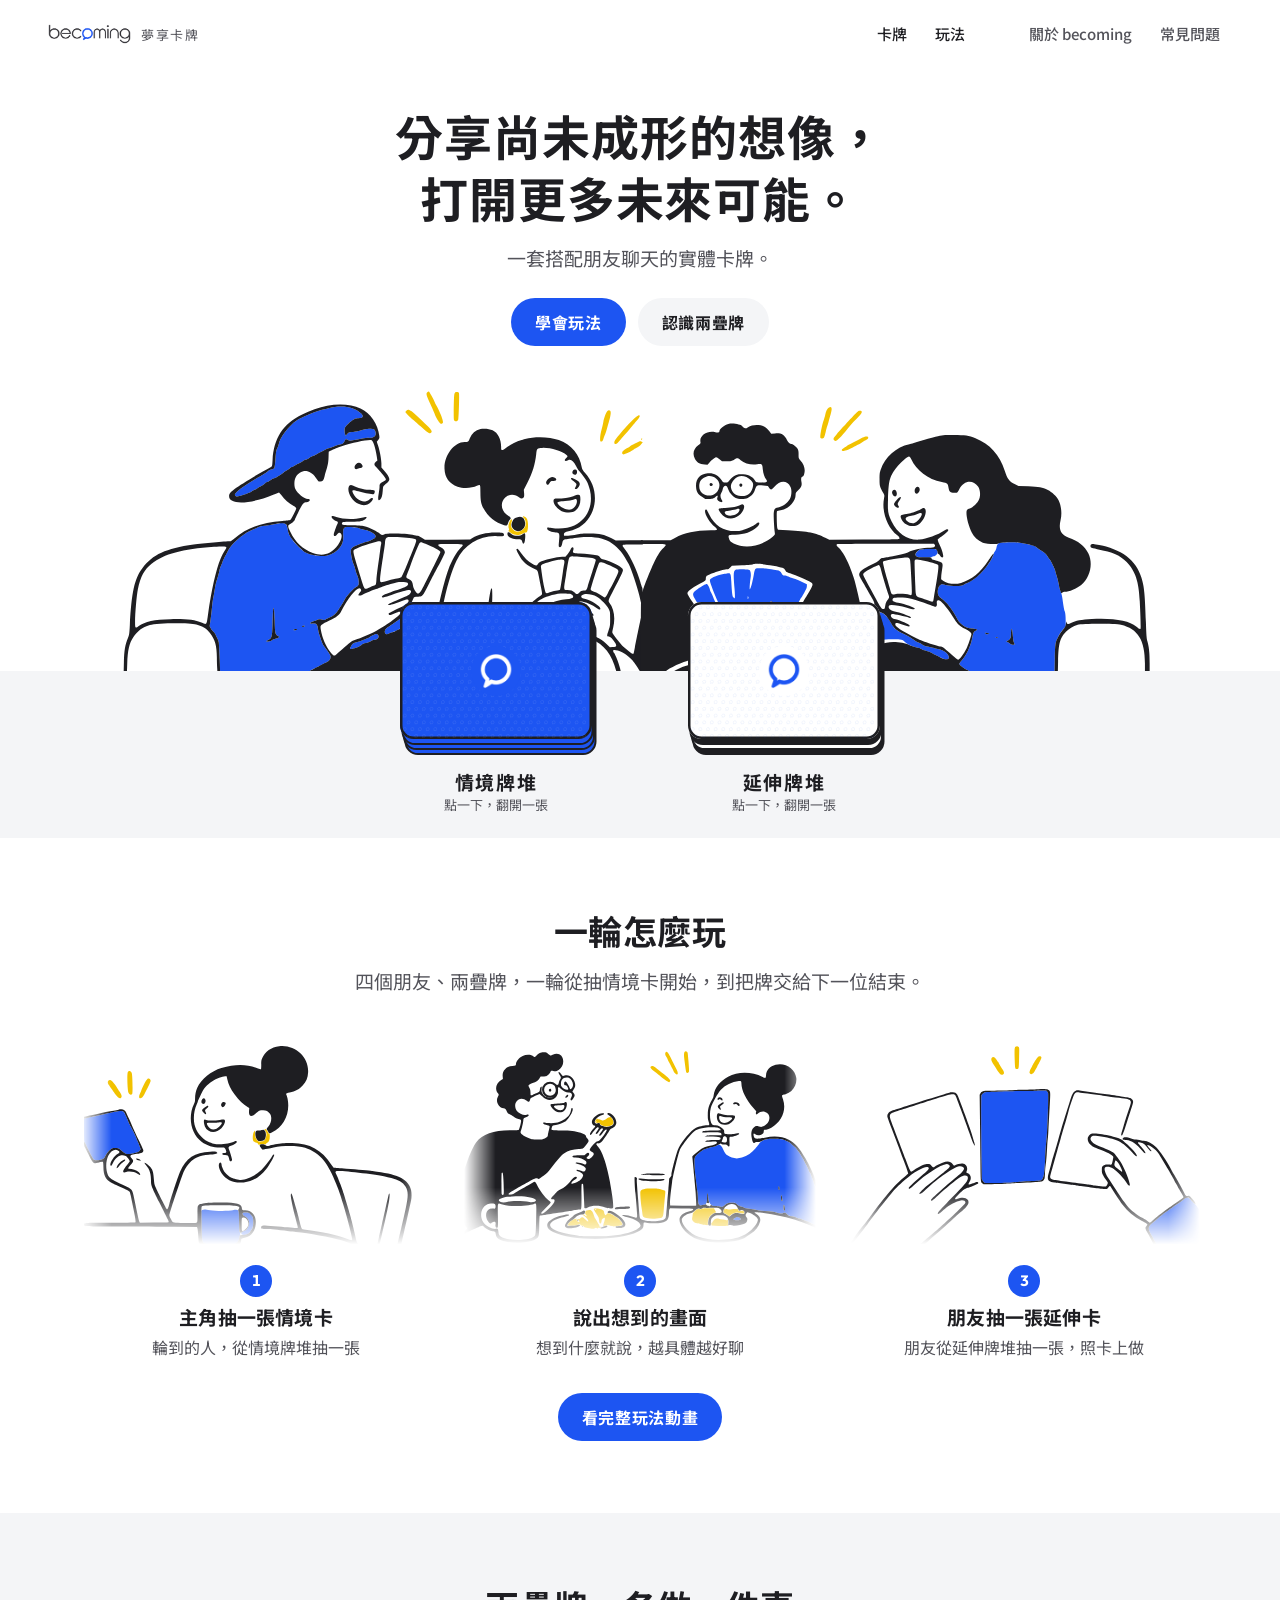
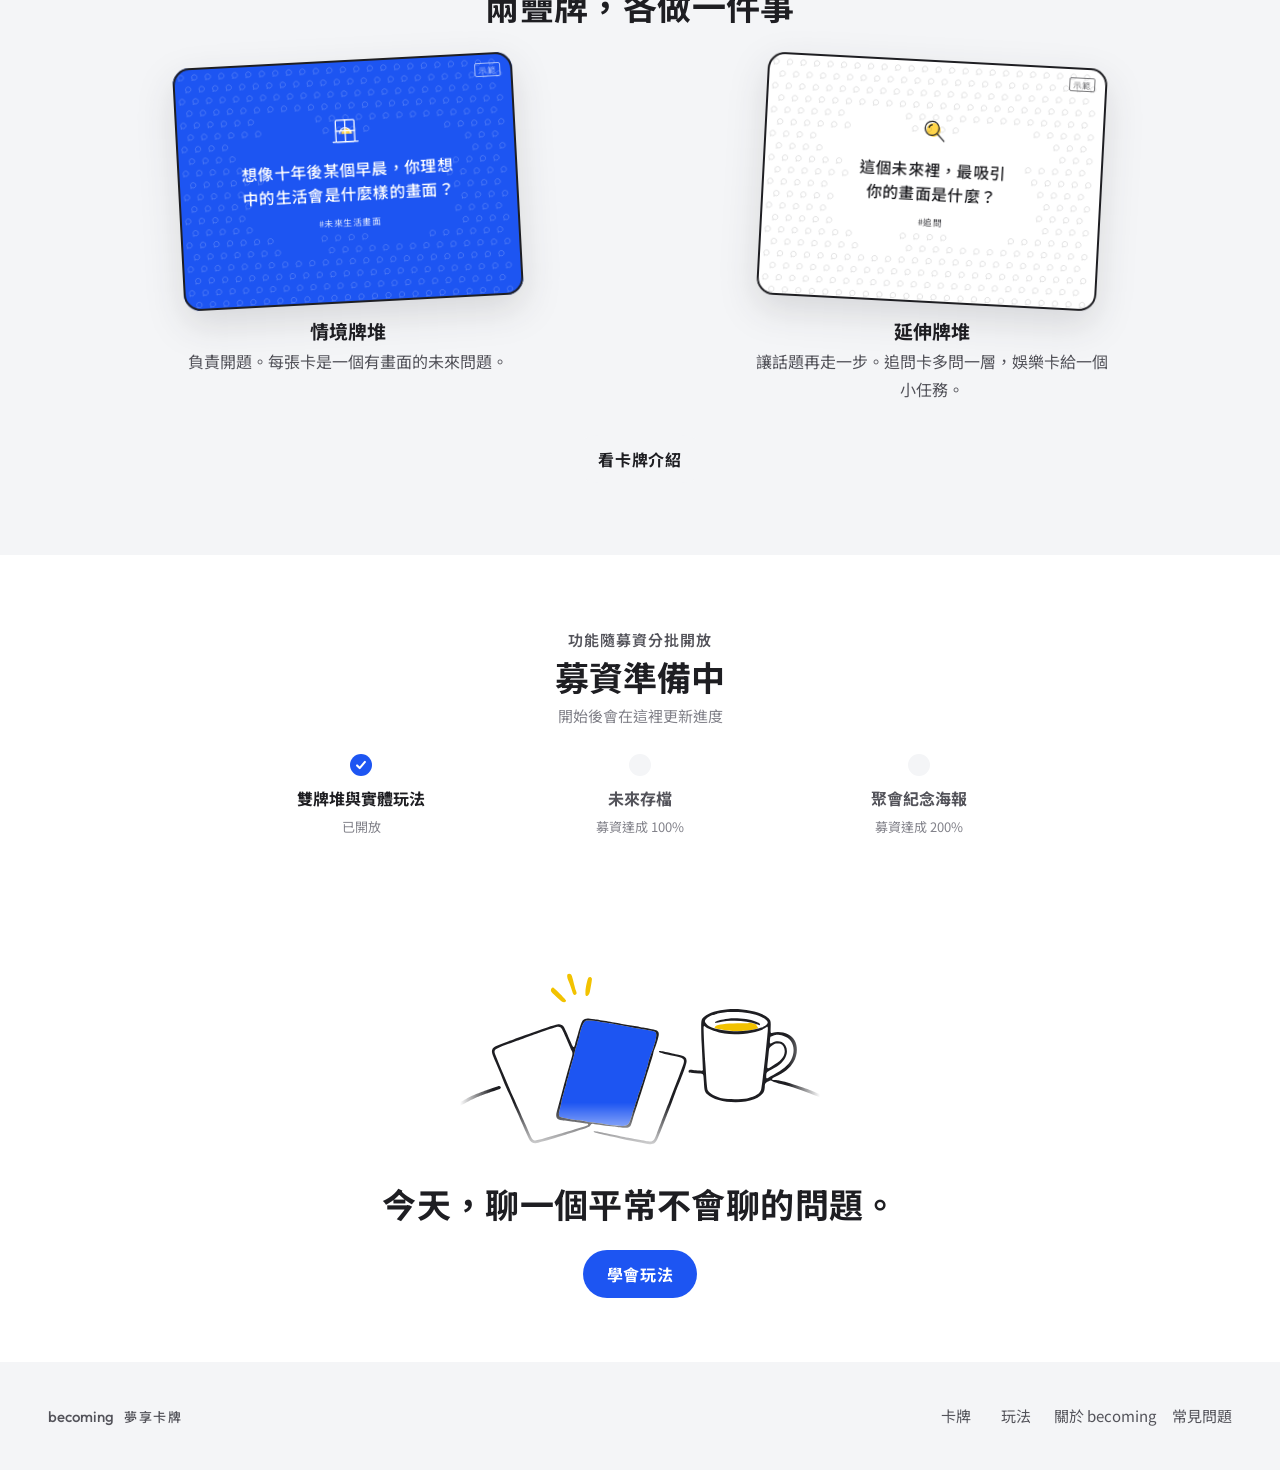
<file: index.html>
<!DOCTYPE html><html lang="zh-Hant-TW"><head>
    <meta charset="utf-8">
    <meta name="viewport" content="width=device-width, initial-scale=1">
    <meta name="theme-color" content="#FBFBF8">
    <link rel="icon" type="image/png" sizes="32x32" href="/favicon-32.png">
    <link rel="apple-touch-icon" href="/apple-touch-icon.png">
    <script type="module" async="" crossorigin="" src="/assets/app-DZXh4pRh.js"></script>
    <link rel="stylesheet" crossorigin="" href="/assets/app-BkrD00Ur.css">
  <title>becoming 夢享卡牌</title><meta name="description" content="分享尚未成形的想像，打開更多未來可能。一套搭配朋友聊天的實體卡牌。"><meta property="og:type" content="website"><meta property="og:site_name" content="becoming 夢享卡牌"><meta property="og:locale" content="zh_TW"><meta property="og:title" content="becoming 夢享卡牌"><meta property="og:description" content="分享尚未成形的想像，打開更多未來可能。一套搭配朋友聊天的實體卡牌。"><meta property="og:image" content="https://becoming-ing.github.io/og.png?v=2"><meta property="og:image:width" content="1200"><meta property="og:image:height" content="630"><meta property="og:url" content="https://becoming-ing.github.io/"><meta name="twitter:card" content="summary_large_image"><link rel="canonical" href="https://becoming-ing.github.io/"></head>
  <body>
    <div id="app" data-server-rendered="true"><!--[--><svg width="0" height="0" style="position:absolute;" aria-hidden="true" focusable="false"><symbol id="bw-bubble-glyph" viewBox="0 0 10 10" overflow="visible"><path d="M2.2 7.6A3.6 3.6 0 1 1 3.6 8.6L1.6 9.4z" fill="none" stroke-width="0.9" stroke-linejoin="round"></path></symbol></svg><a class="skip-link" href="#main">跳到主要內容</a><header class="site-header" data-v-58e348be=""><a aria-current="page" href="/" class="router-link-active router-link-exact-active site-header__home" aria-label="becoming 夢享卡牌 首頁" data-v-58e348be=""><img class="brand-logo" src="/assets/logo-full-BLMVAtkj.png" alt="becoming" height="20" width="83" decoding="async" data-v-58e348be="" data-v-c353de51=""><span class="site-header__zh" data-v-58e348be="">夢享卡牌</span></a><nav class="site-header__main" aria-label="主要導覽" data-v-58e348be=""><!--[--><a href="/cards" class="site-header__link" data-v-58e348be="">卡牌<!----></a><a href="/learn" class="site-header__link" data-v-58e348be="">玩法<!----></a><!--]--></nav><nav class="site-header__brand" aria-label="品牌" data-v-58e348be=""><!--[--><a href="/about" class="site-header__link site-header__link--brand" data-v-58e348be="">關於 becoming</a><a href="/faq" class="site-header__link site-header__link--brand" data-v-58e348be="">常見問題</a><!--]--></nav></header><main id="main" tabindex="-1"><div class="home" data-v-50596ba0=""><section class="hero" aria-labelledby="hero-h" data-v-50596ba0=""><div class="hero__text" data-v-50596ba0=""><h1 id="hero-h" class="hero__claim" data-v-50596ba0=""><span data-v-50596ba0="">分享尚未成形的想像，</span><span data-v-50596ba0="">打開更多未來可能。</span></h1><p class="hero__sub" data-v-50596ba0="">一套搭配朋友聊天的實體卡牌。</p><div class="hero__actions" data-v-50596ba0=""><a href="/learn" class="btn btn--primary" data-v-50596ba0="">學會玩法</a><a href="/cards" class="btn" data-v-50596ba0="">認識兩疊牌</a></div></div><div class="hero__scene" data-v-50596ba0=""><img class="hero__art" src="/assets/g4-DlAeaEYF.svg" alt="四個朋友坐在沙發上，手裡拿著牌，一邊聊一邊笑" width="2212" height="648" data-v-50596ba0=""></div><div class="hero__table" data-v-50596ba0=""><div class="hero__piles" data-v-50596ba0=""><button type="button" class="pile pile--scenario" aria-label="翻開情境牌堆的示範卡" data-v-50596ba0="" data-v-857f6eb6=""><span class="pile__stack" aria-hidden="true" data-v-857f6eb6=""><!--[--><span class="pile__under--blue pile__under" style="--i:3;" data-v-857f6eb6=""></span><span class="pile__under--blue pile__under" style="--i:2;" data-v-857f6eb6=""></span><span class="pile__under--blue pile__under" style="--i:1;" data-v-857f6eb6=""></span><!--]--><span class="pile__top" data-v-857f6eb6=""><div class="card-back card-back--blue" aria-hidden="true" data-v-857f6eb6="" data-v-d7677d96=""><svg class="bubble-border" viewBox="0 0 88 63" preserveAspectRatio="none" aria-hidden="true" data-v-d7677d96="" data-v-a622b3d8=""><g stroke="#fff" opacity="0.18" data-v-a622b3d8=""><!--[--><use href="#bw-bubble-glyph" x="1.2500000000000002" y="1.45" width="1.9" height="1.9" data-v-a622b3d8=""></use><use href="#bw-bubble-glyph" x="4.75" y="1.45" width="1.9" height="1.9" data-v-a622b3d8=""></use><use href="#bw-bubble-glyph" x="8.25" y="1.45" width="1.9" height="1.9" data-v-a622b3d8=""></use><use href="#bw-bubble-glyph" x="11.75" y="1.45" width="1.9" height="1.9" data-v-a622b3d8=""></use><use href="#bw-bubble-glyph" x="15.25" y="1.45" width="1.9" height="1.9" data-v-a622b3d8=""></use><use href="#bw-bubble-glyph" x="18.75" y="1.45" width="1.9" height="1.9" data-v-a622b3d8=""></use><use href="#bw-bubble-glyph" x="22.25" y="1.45" width="1.9" height="1.9" data-v-a622b3d8=""></use><use href="#bw-bubble-glyph" x="25.75" y="1.45" width="1.9" height="1.9" data-v-a622b3d8=""></use><use href="#bw-bubble-glyph" x="29.25" y="1.45" width="1.9" height="1.9" data-v-a622b3d8=""></use><use href="#bw-bubble-glyph" x="32.75" y="1.45" width="1.9" height="1.9" data-v-a622b3d8=""></use><use href="#bw-bubble-glyph" x="36.25" y="1.45" width="1.9" height="1.9" data-v-a622b3d8=""></use><use href="#bw-bubble-glyph" x="39.75" y="1.45" width="1.9" height="1.9" data-v-a622b3d8=""></use><use href="#bw-bubble-glyph" x="43.25" y="1.45" width="1.9" height="1.9" data-v-a622b3d8=""></use><use href="#bw-bubble-glyph" x="46.75" y="1.45" width="1.9" height="1.9" data-v-a622b3d8=""></use><use href="#bw-bubble-glyph" x="50.25" y="1.45" width="1.9" height="1.9" data-v-a622b3d8=""></use><use href="#bw-bubble-glyph" x="53.75" y="1.45" width="1.9" height="1.9" data-v-a622b3d8=""></use><use href="#bw-bubble-glyph" x="57.25" y="1.45" width="1.9" height="1.9" data-v-a622b3d8=""></use><use href="#bw-bubble-glyph" x="60.75" y="1.45" width="1.9" height="1.9" data-v-a622b3d8=""></use><use href="#bw-bubble-glyph" x="64.25" y="1.45" width="1.9" height="1.9" data-v-a622b3d8=""></use><use href="#bw-bubble-glyph" x="67.75" y="1.45" width="1.9" height="1.9" data-v-a622b3d8=""></use><use href="#bw-bubble-glyph" x="71.25" y="1.45" width="1.9" height="1.9" data-v-a622b3d8=""></use><use href="#bw-bubble-glyph" x="74.75" y="1.45" width="1.9" height="1.9" data-v-a622b3d8=""></use><use href="#bw-bubble-glyph" x="78.25" y="1.45" width="1.9" height="1.9" data-v-a622b3d8=""></use><use href="#bw-bubble-glyph" x="81.75" y="1.45" width="1.9" height="1.9" data-v-a622b3d8=""></use><use href="#bw-bubble-glyph" x="3" y="4.55" width="1.9" height="1.9" data-v-a622b3d8=""></use><use href="#bw-bubble-glyph" x="6.5" y="4.55" width="1.9" height="1.9" data-v-a622b3d8=""></use><use href="#bw-bubble-glyph" x="10" y="4.55" width="1.9" height="1.9" data-v-a622b3d8=""></use><use href="#bw-bubble-glyph" x="13.5" y="4.55" width="1.9" height="1.9" data-v-a622b3d8=""></use><use href="#bw-bubble-glyph" x="17" y="4.55" width="1.9" height="1.9" data-v-a622b3d8=""></use><use href="#bw-bubble-glyph" x="20.5" y="4.55" width="1.9" height="1.9" data-v-a622b3d8=""></use><use href="#bw-bubble-glyph" x="24" y="4.55" width="1.9" height="1.9" data-v-a622b3d8=""></use><use href="#bw-bubble-glyph" x="27.5" y="4.55" width="1.9" height="1.9" data-v-a622b3d8=""></use><use href="#bw-bubble-glyph" x="31" y="4.55" width="1.9" height="1.9" data-v-a622b3d8=""></use><use href="#bw-bubble-glyph" x="34.5" y="4.55" width="1.9" height="1.9" data-v-a622b3d8=""></use><use href="#bw-bubble-glyph" x="38" y="4.55" width="1.9" height="1.9" data-v-a622b3d8=""></use><use href="#bw-bubble-glyph" x="41.5" y="4.55" width="1.9" height="1.9" data-v-a622b3d8=""></use><use href="#bw-bubble-glyph" x="45" y="4.55" width="1.9" height="1.9" data-v-a622b3d8=""></use><use href="#bw-bubble-glyph" x="48.5" y="4.55" width="1.9" height="1.9" data-v-a622b3d8=""></use><use href="#bw-bubble-glyph" x="52" y="4.55" width="1.9" height="1.9" data-v-a622b3d8=""></use><use href="#bw-bubble-glyph" x="55.5" y="4.55" width="1.9" height="1.9" data-v-a622b3d8=""></use><use href="#bw-bubble-glyph" x="59" y="4.55" width="1.9" height="1.9" data-v-a622b3d8=""></use><use href="#bw-bubble-glyph" x="62.5" y="4.55" width="1.9" height="1.9" data-v-a622b3d8=""></use><use href="#bw-bubble-glyph" x="66" y="4.55" width="1.9" height="1.9" data-v-a622b3d8=""></use><use href="#bw-bubble-glyph" x="69.5" y="4.55" width="1.9" height="1.9" data-v-a622b3d8=""></use><use href="#bw-bubble-glyph" x="73" y="4.55" width="1.9" height="1.9" data-v-a622b3d8=""></use><use href="#bw-bubble-glyph" x="76.5" y="4.55" width="1.9" height="1.9" data-v-a622b3d8=""></use><use href="#bw-bubble-glyph" x="80" y="4.55" width="1.9" height="1.9" data-v-a622b3d8=""></use><use href="#bw-bubble-glyph" x="83.5" y="4.55" width="1.9" height="1.9" data-v-a622b3d8=""></use><use href="#bw-bubble-glyph" x="1.2500000000000002" y="7.6499999999999995" width="1.9" height="1.9" data-v-a622b3d8=""></use><use href="#bw-bubble-glyph" x="4.75" y="7.6499999999999995" width="1.9" height="1.9" data-v-a622b3d8=""></use><use href="#bw-bubble-glyph" x="8.25" y="7.6499999999999995" width="1.9" height="1.9" data-v-a622b3d8=""></use><use href="#bw-bubble-glyph" x="11.75" y="7.6499999999999995" width="1.9" height="1.9" data-v-a622b3d8=""></use><use href="#bw-bubble-glyph" x="15.25" y="7.6499999999999995" width="1.9" height="1.9" data-v-a622b3d8=""></use><use href="#bw-bubble-glyph" x="18.75" y="7.6499999999999995" width="1.9" height="1.9" data-v-a622b3d8=""></use><use href="#bw-bubble-glyph" x="22.25" y="7.6499999999999995" width="1.9" height="1.9" data-v-a622b3d8=""></use><use href="#bw-bubble-glyph" x="25.75" y="7.6499999999999995" width="1.9" height="1.9" data-v-a622b3d8=""></use><use href="#bw-bubble-glyph" x="29.25" y="7.6499999999999995" width="1.9" height="1.9" data-v-a622b3d8=""></use><use href="#bw-bubble-glyph" x="32.75" y="7.6499999999999995" width="1.9" height="1.9" data-v-a622b3d8=""></use><use href="#bw-bubble-glyph" x="36.25" y="7.6499999999999995" width="1.9" height="1.9" data-v-a622b3d8=""></use><use href="#bw-bubble-glyph" x="39.75" y="7.6499999999999995" width="1.9" height="1.9" data-v-a622b3d8=""></use><use href="#bw-bubble-glyph" x="43.25" y="7.6499999999999995" width="1.9" height="1.9" data-v-a622b3d8=""></use><use href="#bw-bubble-glyph" x="46.75" y="7.6499999999999995" width="1.9" height="1.9" data-v-a622b3d8=""></use><use href="#bw-bubble-glyph" x="50.25" y="7.6499999999999995" width="1.9" height="1.9" data-v-a622b3d8=""></use><use href="#bw-bubble-glyph" x="53.75" y="7.6499999999999995" width="1.9" height="1.9" data-v-a622b3d8=""></use><use href="#bw-bubble-glyph" x="57.25" y="7.6499999999999995" width="1.9" height="1.9" data-v-a622b3d8=""></use><use href="#bw-bubble-glyph" x="60.75" y="7.6499999999999995" width="1.9" height="1.9" data-v-a622b3d8=""></use><use href="#bw-bubble-glyph" x="64.25" y="7.6499999999999995" width="1.9" height="1.9" data-v-a622b3d8=""></use><use href="#bw-bubble-glyph" x="67.75" y="7.6499999999999995" width="1.9" height="1.9" data-v-a622b3d8=""></use><use href="#bw-bubble-glyph" x="71.25" y="7.6499999999999995" width="1.9" height="1.9" data-v-a622b3d8=""></use><use href="#bw-bubble-glyph" x="74.75" y="7.6499999999999995" width="1.9" height="1.9" data-v-a622b3d8=""></use><use href="#bw-bubble-glyph" x="78.25" y="7.6499999999999995" width="1.9" height="1.9" data-v-a622b3d8=""></use><use href="#bw-bubble-glyph" x="81.75" y="7.6499999999999995" width="1.9" height="1.9" data-v-a622b3d8=""></use><use href="#bw-bubble-glyph" x="3" y="10.750000000000002" width="1.9" height="1.9" data-v-a622b3d8=""></use><use href="#bw-bubble-glyph" x="6.5" y="10.750000000000002" width="1.9" height="1.9" data-v-a622b3d8=""></use><use href="#bw-bubble-glyph" x="10" y="10.750000000000002" width="1.9" height="1.9" data-v-a622b3d8=""></use><use href="#bw-bubble-glyph" x="13.5" y="10.750000000000002" width="1.9" height="1.9" data-v-a622b3d8=""></use><use href="#bw-bubble-glyph" x="17" y="10.750000000000002" width="1.9" height="1.9" data-v-a622b3d8=""></use><use href="#bw-bubble-glyph" x="20.5" y="10.750000000000002" width="1.9" height="1.9" data-v-a622b3d8=""></use><use href="#bw-bubble-glyph" x="24" y="10.750000000000002" width="1.9" height="1.9" data-v-a622b3d8=""></use><use href="#bw-bubble-glyph" x="27.5" y="10.750000000000002" width="1.9" height="1.9" data-v-a622b3d8=""></use><use href="#bw-bubble-glyph" x="31" y="10.750000000000002" width="1.9" height="1.9" data-v-a622b3d8=""></use><use href="#bw-bubble-glyph" x="34.5" y="10.750000000000002" width="1.9" height="1.9" data-v-a622b3d8=""></use><use href="#bw-bubble-glyph" x="38" y="10.750000000000002" width="1.9" height="1.9" data-v-a622b3d8=""></use><use href="#bw-bubble-glyph" x="41.5" y="10.750000000000002" width="1.9" height="1.9" data-v-a622b3d8=""></use><use href="#bw-bubble-glyph" x="45" y="10.750000000000002" width="1.9" height="1.9" data-v-a622b3d8=""></use><use href="#bw-bubble-glyph" x="48.5" y="10.750000000000002" width="1.9" height="1.9" data-v-a622b3d8=""></use><use href="#bw-bubble-glyph" x="52" y="10.750000000000002" width="1.9" height="1.9" data-v-a622b3d8=""></use><use href="#bw-bubble-glyph" x="55.5" y="10.750000000000002" width="1.9" height="1.9" data-v-a622b3d8=""></use><use href="#bw-bubble-glyph" x="59" y="10.750000000000002" width="1.9" height="1.9" data-v-a622b3d8=""></use><use href="#bw-bubble-glyph" x="62.5" y="10.750000000000002" width="1.9" height="1.9" data-v-a622b3d8=""></use><use href="#bw-bubble-glyph" x="66" y="10.750000000000002" width="1.9" height="1.9" data-v-a622b3d8=""></use><use href="#bw-bubble-glyph" x="69.5" y="10.750000000000002" width="1.9" height="1.9" data-v-a622b3d8=""></use><use href="#bw-bubble-glyph" x="73" y="10.750000000000002" width="1.9" height="1.9" data-v-a622b3d8=""></use><use href="#bw-bubble-glyph" x="76.5" y="10.750000000000002" width="1.9" height="1.9" data-v-a622b3d8=""></use><use href="#bw-bubble-glyph" x="80" y="10.750000000000002" width="1.9" height="1.9" data-v-a622b3d8=""></use><use href="#bw-bubble-glyph" x="83.5" y="10.750000000000002" width="1.9" height="1.9" data-v-a622b3d8=""></use><use href="#bw-bubble-glyph" x="1.2500000000000002" y="13.850000000000001" width="1.9" height="1.9" data-v-a622b3d8=""></use><use href="#bw-bubble-glyph" x="4.75" y="13.850000000000001" width="1.9" height="1.9" data-v-a622b3d8=""></use><use href="#bw-bubble-glyph" x="8.25" y="13.850000000000001" width="1.9" height="1.9" data-v-a622b3d8=""></use><use href="#bw-bubble-glyph" x="11.75" y="13.850000000000001" width="1.9" height="1.9" data-v-a622b3d8=""></use><use href="#bw-bubble-glyph" x="15.25" y="13.850000000000001" width="1.9" height="1.9" data-v-a622b3d8=""></use><use href="#bw-bubble-glyph" x="18.75" y="13.850000000000001" width="1.9" height="1.9" data-v-a622b3d8=""></use><use href="#bw-bubble-glyph" x="22.25" y="13.850000000000001" width="1.9" height="1.9" data-v-a622b3d8=""></use><use href="#bw-bubble-glyph" x="25.75" y="13.850000000000001" width="1.9" height="1.9" data-v-a622b3d8=""></use><use href="#bw-bubble-glyph" x="29.25" y="13.850000000000001" width="1.9" height="1.9" data-v-a622b3d8=""></use><use href="#bw-bubble-glyph" x="32.75" y="13.850000000000001" width="1.9" height="1.9" data-v-a622b3d8=""></use><use href="#bw-bubble-glyph" x="36.25" y="13.850000000000001" width="1.9" height="1.9" data-v-a622b3d8=""></use><use href="#bw-bubble-glyph" x="39.75" y="13.850000000000001" width="1.9" height="1.9" data-v-a622b3d8=""></use><use href="#bw-bubble-glyph" x="43.25" y="13.850000000000001" width="1.9" height="1.9" data-v-a622b3d8=""></use><use href="#bw-bubble-glyph" x="46.75" y="13.850000000000001" width="1.9" height="1.9" data-v-a622b3d8=""></use><use href="#bw-bubble-glyph" x="50.25" y="13.850000000000001" width="1.9" height="1.9" data-v-a622b3d8=""></use><use href="#bw-bubble-glyph" x="53.75" y="13.850000000000001" width="1.9" height="1.9" data-v-a622b3d8=""></use><use href="#bw-bubble-glyph" x="57.25" y="13.850000000000001" width="1.9" height="1.9" data-v-a622b3d8=""></use><use href="#bw-bubble-glyph" x="60.75" y="13.850000000000001" width="1.9" height="1.9" data-v-a622b3d8=""></use><use href="#bw-bubble-glyph" x="64.25" y="13.850000000000001" width="1.9" height="1.9" data-v-a622b3d8=""></use><use href="#bw-bubble-glyph" x="67.75" y="13.850000000000001" width="1.9" height="1.9" data-v-a622b3d8=""></use><use href="#bw-bubble-glyph" x="71.25" y="13.850000000000001" width="1.9" height="1.9" data-v-a622b3d8=""></use><use href="#bw-bubble-glyph" x="74.75" y="13.850000000000001" width="1.9" height="1.9" data-v-a622b3d8=""></use><use href="#bw-bubble-glyph" x="78.25" y="13.850000000000001" width="1.9" height="1.9" data-v-a622b3d8=""></use><use href="#bw-bubble-glyph" x="81.75" y="13.850000000000001" width="1.9" height="1.9" data-v-a622b3d8=""></use><use href="#bw-bubble-glyph" x="3" y="16.95" width="1.9" height="1.9" data-v-a622b3d8=""></use><use href="#bw-bubble-glyph" x="6.5" y="16.95" width="1.9" height="1.9" data-v-a622b3d8=""></use><use href="#bw-bubble-glyph" x="10" y="16.95" width="1.9" height="1.9" data-v-a622b3d8=""></use><use href="#bw-bubble-glyph" x="13.5" y="16.95" width="1.9" height="1.9" data-v-a622b3d8=""></use><use href="#bw-bubble-glyph" x="17" y="16.95" width="1.9" height="1.9" data-v-a622b3d8=""></use><use href="#bw-bubble-glyph" x="20.5" y="16.95" width="1.9" height="1.9" data-v-a622b3d8=""></use><use href="#bw-bubble-glyph" x="24" y="16.95" width="1.9" height="1.9" data-v-a622b3d8=""></use><use href="#bw-bubble-glyph" x="27.5" y="16.95" width="1.9" height="1.9" data-v-a622b3d8=""></use><use href="#bw-bubble-glyph" x="31" y="16.95" width="1.9" height="1.9" data-v-a622b3d8=""></use><use href="#bw-bubble-glyph" x="34.5" y="16.95" width="1.9" height="1.9" data-v-a622b3d8=""></use><use href="#bw-bubble-glyph" x="38" y="16.95" width="1.9" height="1.9" data-v-a622b3d8=""></use><use href="#bw-bubble-glyph" x="41.5" y="16.95" width="1.9" height="1.9" data-v-a622b3d8=""></use><use href="#bw-bubble-glyph" x="45" y="16.95" width="1.9" height="1.9" data-v-a622b3d8=""></use><use href="#bw-bubble-glyph" x="48.5" y="16.95" width="1.9" height="1.9" data-v-a622b3d8=""></use><use href="#bw-bubble-glyph" x="52" y="16.95" width="1.9" height="1.9" data-v-a622b3d8=""></use><use href="#bw-bubble-glyph" x="55.5" y="16.95" width="1.9" height="1.9" data-v-a622b3d8=""></use><use href="#bw-bubble-glyph" x="59" y="16.95" width="1.9" height="1.9" data-v-a622b3d8=""></use><use href="#bw-bubble-glyph" x="62.5" y="16.95" width="1.9" height="1.9" data-v-a622b3d8=""></use><use href="#bw-bubble-glyph" x="66" y="16.95" width="1.9" height="1.9" data-v-a622b3d8=""></use><use href="#bw-bubble-glyph" x="69.5" y="16.95" width="1.9" height="1.9" data-v-a622b3d8=""></use><use href="#bw-bubble-glyph" x="73" y="16.95" width="1.9" height="1.9" data-v-a622b3d8=""></use><use href="#bw-bubble-glyph" x="76.5" y="16.95" width="1.9" height="1.9" data-v-a622b3d8=""></use><use href="#bw-bubble-glyph" x="80" y="16.95" width="1.9" height="1.9" data-v-a622b3d8=""></use><use href="#bw-bubble-glyph" x="83.5" y="16.95" width="1.9" height="1.9" data-v-a622b3d8=""></use><use href="#bw-bubble-glyph" x="1.2500000000000002" y="20.05" width="1.9" height="1.9" data-v-a622b3d8=""></use><use href="#bw-bubble-glyph" x="4.75" y="20.05" width="1.9" height="1.9" data-v-a622b3d8=""></use><use href="#bw-bubble-glyph" x="8.25" y="20.05" width="1.9" height="1.9" data-v-a622b3d8=""></use><use href="#bw-bubble-glyph" x="11.75" y="20.05" width="1.9" height="1.9" data-v-a622b3d8=""></use><use href="#bw-bubble-glyph" x="15.25" y="20.05" width="1.9" height="1.9" data-v-a622b3d8=""></use><use href="#bw-bubble-glyph" x="18.75" y="20.05" width="1.9" height="1.9" data-v-a622b3d8=""></use><use href="#bw-bubble-glyph" x="22.25" y="20.05" width="1.9" height="1.9" data-v-a622b3d8=""></use><use href="#bw-bubble-glyph" x="25.75" y="20.05" width="1.9" height="1.9" data-v-a622b3d8=""></use><use href="#bw-bubble-glyph" x="29.25" y="20.05" width="1.9" height="1.9" data-v-a622b3d8=""></use><use href="#bw-bubble-glyph" x="32.75" y="20.05" width="1.9" height="1.9" data-v-a622b3d8=""></use><use href="#bw-bubble-glyph" x="36.25" y="20.05" width="1.9" height="1.9" data-v-a622b3d8=""></use><use href="#bw-bubble-glyph" x="39.75" y="20.05" width="1.9" height="1.9" data-v-a622b3d8=""></use><use href="#bw-bubble-glyph" x="43.25" y="20.05" width="1.9" height="1.9" data-v-a622b3d8=""></use><use href="#bw-bubble-glyph" x="46.75" y="20.05" width="1.9" height="1.9" data-v-a622b3d8=""></use><use href="#bw-bubble-glyph" x="50.25" y="20.05" width="1.9" height="1.9" data-v-a622b3d8=""></use><use href="#bw-bubble-glyph" x="53.75" y="20.05" width="1.9" height="1.9" data-v-a622b3d8=""></use><use href="#bw-bubble-glyph" x="57.25" y="20.05" width="1.9" height="1.9" data-v-a622b3d8=""></use><use href="#bw-bubble-glyph" x="60.75" y="20.05" width="1.9" height="1.9" data-v-a622b3d8=""></use><use href="#bw-bubble-glyph" x="64.25" y="20.05" width="1.9" height="1.9" data-v-a622b3d8=""></use><use href="#bw-bubble-glyph" x="67.75" y="20.05" width="1.9" height="1.9" data-v-a622b3d8=""></use><use href="#bw-bubble-glyph" x="71.25" y="20.05" width="1.9" height="1.9" data-v-a622b3d8=""></use><use href="#bw-bubble-glyph" x="74.75" y="20.05" width="1.9" height="1.9" data-v-a622b3d8=""></use><use href="#bw-bubble-glyph" x="78.25" y="20.05" width="1.9" height="1.9" data-v-a622b3d8=""></use><use href="#bw-bubble-glyph" x="81.75" y="20.05" width="1.9" height="1.9" data-v-a622b3d8=""></use><use href="#bw-bubble-glyph" x="3" y="23.15" width="1.9" height="1.9" data-v-a622b3d8=""></use><use href="#bw-bubble-glyph" x="6.5" y="23.15" width="1.9" height="1.9" data-v-a622b3d8=""></use><use href="#bw-bubble-glyph" x="10" y="23.15" width="1.9" height="1.9" data-v-a622b3d8=""></use><use href="#bw-bubble-glyph" x="13.5" y="23.15" width="1.9" height="1.9" data-v-a622b3d8=""></use><use href="#bw-bubble-glyph" x="17" y="23.15" width="1.9" height="1.9" data-v-a622b3d8=""></use><use href="#bw-bubble-glyph" x="20.5" y="23.15" width="1.9" height="1.9" data-v-a622b3d8=""></use><use href="#bw-bubble-glyph" x="24" y="23.15" width="1.9" height="1.9" data-v-a622b3d8=""></use><use href="#bw-bubble-glyph" x="27.5" y="23.15" width="1.9" height="1.9" data-v-a622b3d8=""></use><use href="#bw-bubble-glyph" x="31" y="23.15" width="1.9" height="1.9" data-v-a622b3d8=""></use><use href="#bw-bubble-glyph" x="34.5" y="23.15" width="1.9" height="1.9" data-v-a622b3d8=""></use><use href="#bw-bubble-glyph" x="38" y="23.15" width="1.9" height="1.9" data-v-a622b3d8=""></use><use href="#bw-bubble-glyph" x="41.5" y="23.15" width="1.9" height="1.9" data-v-a622b3d8=""></use><use href="#bw-bubble-glyph" x="45" y="23.15" width="1.9" height="1.9" data-v-a622b3d8=""></use><use href="#bw-bubble-glyph" x="48.5" y="23.15" width="1.9" height="1.9" data-v-a622b3d8=""></use><use href="#bw-bubble-glyph" x="52" y="23.15" width="1.9" height="1.9" data-v-a622b3d8=""></use><use href="#bw-bubble-glyph" x="55.5" y="23.15" width="1.9" height="1.9" data-v-a622b3d8=""></use><use href="#bw-bubble-glyph" x="59" y="23.15" width="1.9" height="1.9" data-v-a622b3d8=""></use><use href="#bw-bubble-glyph" x="62.5" y="23.15" width="1.9" height="1.9" data-v-a622b3d8=""></use><use href="#bw-bubble-glyph" x="66" y="23.15" width="1.9" height="1.9" data-v-a622b3d8=""></use><use href="#bw-bubble-glyph" x="69.5" y="23.15" width="1.9" height="1.9" data-v-a622b3d8=""></use><use href="#bw-bubble-glyph" x="73" y="23.15" width="1.9" height="1.9" data-v-a622b3d8=""></use><use href="#bw-bubble-glyph" x="76.5" y="23.15" width="1.9" height="1.9" data-v-a622b3d8=""></use><use href="#bw-bubble-glyph" x="80" y="23.15" width="1.9" height="1.9" data-v-a622b3d8=""></use><use href="#bw-bubble-glyph" x="83.5" y="23.15" width="1.9" height="1.9" data-v-a622b3d8=""></use><use href="#bw-bubble-glyph" x="1.2500000000000002" y="26.25" width="1.9" height="1.9" data-v-a622b3d8=""></use><use href="#bw-bubble-glyph" x="4.75" y="26.25" width="1.9" height="1.9" data-v-a622b3d8=""></use><use href="#bw-bubble-glyph" x="8.25" y="26.25" width="1.9" height="1.9" data-v-a622b3d8=""></use><use href="#bw-bubble-glyph" x="11.75" y="26.25" width="1.9" height="1.9" data-v-a622b3d8=""></use><use href="#bw-bubble-glyph" x="15.25" y="26.25" width="1.9" height="1.9" data-v-a622b3d8=""></use><use href="#bw-bubble-glyph" x="18.75" y="26.25" width="1.9" height="1.9" data-v-a622b3d8=""></use><use href="#bw-bubble-glyph" x="22.25" y="26.25" width="1.9" height="1.9" data-v-a622b3d8=""></use><use href="#bw-bubble-glyph" x="25.75" y="26.25" width="1.9" height="1.9" data-v-a622b3d8=""></use><use href="#bw-bubble-glyph" x="29.25" y="26.25" width="1.9" height="1.9" data-v-a622b3d8=""></use><use href="#bw-bubble-glyph" x="32.75" y="26.25" width="1.9" height="1.9" data-v-a622b3d8=""></use><use href="#bw-bubble-glyph" x="36.25" y="26.25" width="1.9" height="1.9" data-v-a622b3d8=""></use><use href="#bw-bubble-glyph" x="39.75" y="26.25" width="1.9" height="1.9" data-v-a622b3d8=""></use><use href="#bw-bubble-glyph" x="43.25" y="26.25" width="1.9" height="1.9" data-v-a622b3d8=""></use><use href="#bw-bubble-glyph" x="46.75" y="26.25" width="1.9" height="1.9" data-v-a622b3d8=""></use><use href="#bw-bubble-glyph" x="50.25" y="26.25" width="1.9" height="1.9" data-v-a622b3d8=""></use><use href="#bw-bubble-glyph" x="53.75" y="26.25" width="1.9" height="1.9" data-v-a622b3d8=""></use><use href="#bw-bubble-glyph" x="57.25" y="26.25" width="1.9" height="1.9" data-v-a622b3d8=""></use><use href="#bw-bubble-glyph" x="60.75" y="26.25" width="1.9" height="1.9" data-v-a622b3d8=""></use><use href="#bw-bubble-glyph" x="64.25" y="26.25" width="1.9" height="1.9" data-v-a622b3d8=""></use><use href="#bw-bubble-glyph" x="67.75" y="26.25" width="1.9" height="1.9" data-v-a622b3d8=""></use><use href="#bw-bubble-glyph" x="71.25" y="26.25" width="1.9" height="1.9" data-v-a622b3d8=""></use><use href="#bw-bubble-glyph" x="74.75" y="26.25" width="1.9" height="1.9" data-v-a622b3d8=""></use><use href="#bw-bubble-glyph" x="78.25" y="26.25" width="1.9" height="1.9" data-v-a622b3d8=""></use><use href="#bw-bubble-glyph" x="81.75" y="26.25" width="1.9" height="1.9" data-v-a622b3d8=""></use><use href="#bw-bubble-glyph" x="3" y="29.35" width="1.9" height="1.9" data-v-a622b3d8=""></use><use href="#bw-bubble-glyph" x="6.5" y="29.35" width="1.9" height="1.9" data-v-a622b3d8=""></use><use href="#bw-bubble-glyph" x="10" y="29.35" width="1.9" height="1.9" data-v-a622b3d8=""></use><use href="#bw-bubble-glyph" x="13.5" y="29.35" width="1.9" height="1.9" data-v-a622b3d8=""></use><use href="#bw-bubble-glyph" x="17" y="29.35" width="1.9" height="1.9" data-v-a622b3d8=""></use><use href="#bw-bubble-glyph" x="20.5" y="29.35" width="1.9" height="1.9" data-v-a622b3d8=""></use><use href="#bw-bubble-glyph" x="24" y="29.35" width="1.9" height="1.9" data-v-a622b3d8=""></use><use href="#bw-bubble-glyph" x="27.5" y="29.35" width="1.9" height="1.9" data-v-a622b3d8=""></use><use href="#bw-bubble-glyph" x="31" y="29.35" width="1.9" height="1.9" data-v-a622b3d8=""></use><use href="#bw-bubble-glyph" x="34.5" y="29.35" width="1.9" height="1.9" data-v-a622b3d8=""></use><use href="#bw-bubble-glyph" x="38" y="29.35" width="1.9" height="1.9" data-v-a622b3d8=""></use><use href="#bw-bubble-glyph" x="41.5" y="29.35" width="1.9" height="1.9" data-v-a622b3d8=""></use><use href="#bw-bubble-glyph" x="45" y="29.35" width="1.9" height="1.9" data-v-a622b3d8=""></use><use href="#bw-bubble-glyph" x="48.5" y="29.35" width="1.9" height="1.9" data-v-a622b3d8=""></use><use href="#bw-bubble-glyph" x="52" y="29.35" width="1.9" height="1.9" data-v-a622b3d8=""></use><use href="#bw-bubble-glyph" x="55.5" y="29.35" width="1.9" height="1.9" data-v-a622b3d8=""></use><use href="#bw-bubble-glyph" x="59" y="29.35" width="1.9" height="1.9" data-v-a622b3d8=""></use><use href="#bw-bubble-glyph" x="62.5" y="29.35" width="1.9" height="1.9" data-v-a622b3d8=""></use><use href="#bw-bubble-glyph" x="66" y="29.35" width="1.9" height="1.9" data-v-a622b3d8=""></use><use href="#bw-bubble-glyph" x="69.5" y="29.35" width="1.9" height="1.9" data-v-a622b3d8=""></use><use href="#bw-bubble-glyph" x="73" y="29.35" width="1.9" height="1.9" data-v-a622b3d8=""></use><use href="#bw-bubble-glyph" x="76.5" y="29.35" width="1.9" height="1.9" data-v-a622b3d8=""></use><use href="#bw-bubble-glyph" x="80" y="29.35" width="1.9" height="1.9" data-v-a622b3d8=""></use><use href="#bw-bubble-glyph" x="83.5" y="29.35" width="1.9" height="1.9" data-v-a622b3d8=""></use><use href="#bw-bubble-glyph" x="1.2500000000000002" y="32.449999999999996" width="1.9" height="1.9" data-v-a622b3d8=""></use><use href="#bw-bubble-glyph" x="4.75" y="32.449999999999996" width="1.9" height="1.9" data-v-a622b3d8=""></use><use href="#bw-bubble-glyph" x="8.25" y="32.449999999999996" width="1.9" height="1.9" data-v-a622b3d8=""></use><use href="#bw-bubble-glyph" x="11.75" y="32.449999999999996" width="1.9" height="1.9" data-v-a622b3d8=""></use><use href="#bw-bubble-glyph" x="15.25" y="32.449999999999996" width="1.9" height="1.9" data-v-a622b3d8=""></use><use href="#bw-bubble-glyph" x="18.75" y="32.449999999999996" width="1.9" height="1.9" data-v-a622b3d8=""></use><use href="#bw-bubble-glyph" x="22.25" y="32.449999999999996" width="1.9" height="1.9" data-v-a622b3d8=""></use><use href="#bw-bubble-glyph" x="25.75" y="32.449999999999996" width="1.9" height="1.9" data-v-a622b3d8=""></use><use href="#bw-bubble-glyph" x="29.25" y="32.449999999999996" width="1.9" height="1.9" data-v-a622b3d8=""></use><use href="#bw-bubble-glyph" x="32.75" y="32.449999999999996" width="1.9" height="1.9" data-v-a622b3d8=""></use><use href="#bw-bubble-glyph" x="36.25" y="32.449999999999996" width="1.9" height="1.9" data-v-a622b3d8=""></use><use href="#bw-bubble-glyph" x="39.75" y="32.449999999999996" width="1.9" height="1.9" data-v-a622b3d8=""></use><use href="#bw-bubble-glyph" x="43.25" y="32.449999999999996" width="1.9" height="1.9" data-v-a622b3d8=""></use><use href="#bw-bubble-glyph" x="46.75" y="32.449999999999996" width="1.9" height="1.9" data-v-a622b3d8=""></use><use href="#bw-bubble-glyph" x="50.25" y="32.449999999999996" width="1.9" height="1.9" data-v-a622b3d8=""></use><use href="#bw-bubble-glyph" x="53.75" y="32.449999999999996" width="1.9" height="1.9" data-v-a622b3d8=""></use><use href="#bw-bubble-glyph" x="57.25" y="32.449999999999996" width="1.9" height="1.9" data-v-a622b3d8=""></use><use href="#bw-bubble-glyph" x="60.75" y="32.449999999999996" width="1.9" height="1.9" data-v-a622b3d8=""></use><use href="#bw-bubble-glyph" x="64.25" y="32.449999999999996" width="1.9" height="1.9" data-v-a622b3d8=""></use><use href="#bw-bubble-glyph" x="67.75" y="32.449999999999996" width="1.9" height="1.9" data-v-a622b3d8=""></use><use href="#bw-bubble-glyph" x="71.25" y="32.449999999999996" width="1.9" height="1.9" data-v-a622b3d8=""></use><use href="#bw-bubble-glyph" x="74.75" y="32.449999999999996" width="1.9" height="1.9" data-v-a622b3d8=""></use><use href="#bw-bubble-glyph" x="78.25" y="32.449999999999996" width="1.9" height="1.9" data-v-a622b3d8=""></use><use href="#bw-bubble-glyph" x="81.75" y="32.449999999999996" width="1.9" height="1.9" data-v-a622b3d8=""></use><use href="#bw-bubble-glyph" x="3" y="35.55" width="1.9" height="1.9" data-v-a622b3d8=""></use><use href="#bw-bubble-glyph" x="6.5" y="35.55" width="1.9" height="1.9" data-v-a622b3d8=""></use><use href="#bw-bubble-glyph" x="10" y="35.55" width="1.9" height="1.9" data-v-a622b3d8=""></use><use href="#bw-bubble-glyph" x="13.5" y="35.55" width="1.9" height="1.9" data-v-a622b3d8=""></use><use href="#bw-bubble-glyph" x="17" y="35.55" width="1.9" height="1.9" data-v-a622b3d8=""></use><use href="#bw-bubble-glyph" x="20.5" y="35.55" width="1.9" height="1.9" data-v-a622b3d8=""></use><use href="#bw-bubble-glyph" x="24" y="35.55" width="1.9" height="1.9" data-v-a622b3d8=""></use><use href="#bw-bubble-glyph" x="27.5" y="35.55" width="1.9" height="1.9" data-v-a622b3d8=""></use><use href="#bw-bubble-glyph" x="31" y="35.55" width="1.9" height="1.9" data-v-a622b3d8=""></use><use href="#bw-bubble-glyph" x="34.5" y="35.55" width="1.9" height="1.9" data-v-a622b3d8=""></use><use href="#bw-bubble-glyph" x="38" y="35.55" width="1.9" height="1.9" data-v-a622b3d8=""></use><use href="#bw-bubble-glyph" x="41.5" y="35.55" width="1.9" height="1.9" data-v-a622b3d8=""></use><use href="#bw-bubble-glyph" x="45" y="35.55" width="1.9" height="1.9" data-v-a622b3d8=""></use><use href="#bw-bubble-glyph" x="48.5" y="35.55" width="1.9" height="1.9" data-v-a622b3d8=""></use><use href="#bw-bubble-glyph" x="52" y="35.55" width="1.9" height="1.9" data-v-a622b3d8=""></use><use href="#bw-bubble-glyph" x="55.5" y="35.55" width="1.9" height="1.9" data-v-a622b3d8=""></use><use href="#bw-bubble-glyph" x="59" y="35.55" width="1.9" height="1.9" data-v-a622b3d8=""></use><use href="#bw-bubble-glyph" x="62.5" y="35.55" width="1.9" height="1.9" data-v-a622b3d8=""></use><use href="#bw-bubble-glyph" x="66" y="35.55" width="1.9" height="1.9" data-v-a622b3d8=""></use><use href="#bw-bubble-glyph" x="69.5" y="35.55" width="1.9" height="1.9" data-v-a622b3d8=""></use><use href="#bw-bubble-glyph" x="73" y="35.55" width="1.9" height="1.9" data-v-a622b3d8=""></use><use href="#bw-bubble-glyph" x="76.5" y="35.55" width="1.9" height="1.9" data-v-a622b3d8=""></use><use href="#bw-bubble-glyph" x="80" y="35.55" width="1.9" height="1.9" data-v-a622b3d8=""></use><use href="#bw-bubble-glyph" x="83.5" y="35.55" width="1.9" height="1.9" data-v-a622b3d8=""></use><use href="#bw-bubble-glyph" x="1.2500000000000002" y="38.65" width="1.9" height="1.9" data-v-a622b3d8=""></use><use href="#bw-bubble-glyph" x="4.75" y="38.65" width="1.9" height="1.9" data-v-a622b3d8=""></use><use href="#bw-bubble-glyph" x="8.25" y="38.65" width="1.9" height="1.9" data-v-a622b3d8=""></use><use href="#bw-bubble-glyph" x="11.75" y="38.65" width="1.9" height="1.9" data-v-a622b3d8=""></use><use href="#bw-bubble-glyph" x="15.25" y="38.65" width="1.9" height="1.9" data-v-a622b3d8=""></use><use href="#bw-bubble-glyph" x="18.75" y="38.65" width="1.9" height="1.9" data-v-a622b3d8=""></use><use href="#bw-bubble-glyph" x="22.25" y="38.65" width="1.9" height="1.9" data-v-a622b3d8=""></use><use href="#bw-bubble-glyph" x="25.75" y="38.65" width="1.9" height="1.9" data-v-a622b3d8=""></use><use href="#bw-bubble-glyph" x="29.25" y="38.65" width="1.9" height="1.9" data-v-a622b3d8=""></use><use href="#bw-bubble-glyph" x="32.75" y="38.65" width="1.9" height="1.9" data-v-a622b3d8=""></use><use href="#bw-bubble-glyph" x="36.25" y="38.65" width="1.9" height="1.9" data-v-a622b3d8=""></use><use href="#bw-bubble-glyph" x="39.75" y="38.65" width="1.9" height="1.9" data-v-a622b3d8=""></use><use href="#bw-bubble-glyph" x="43.25" y="38.65" width="1.9" height="1.9" data-v-a622b3d8=""></use><use href="#bw-bubble-glyph" x="46.75" y="38.65" width="1.9" height="1.9" data-v-a622b3d8=""></use><use href="#bw-bubble-glyph" x="50.25" y="38.65" width="1.9" height="1.9" data-v-a622b3d8=""></use><use href="#bw-bubble-glyph" x="53.75" y="38.65" width="1.9" height="1.9" data-v-a622b3d8=""></use><use href="#bw-bubble-glyph" x="57.25" y="38.65" width="1.9" height="1.9" data-v-a622b3d8=""></use><use href="#bw-bubble-glyph" x="60.75" y="38.65" width="1.9" height="1.9" data-v-a622b3d8=""></use><use href="#bw-bubble-glyph" x="64.25" y="38.65" width="1.9" height="1.9" data-v-a622b3d8=""></use><use href="#bw-bubble-glyph" x="67.75" y="38.65" width="1.9" height="1.9" data-v-a622b3d8=""></use><use href="#bw-bubble-glyph" x="71.25" y="38.65" width="1.9" height="1.9" data-v-a622b3d8=""></use><use href="#bw-bubble-glyph" x="74.75" y="38.65" width="1.9" height="1.9" data-v-a622b3d8=""></use><use href="#bw-bubble-glyph" x="78.25" y="38.65" width="1.9" height="1.9" data-v-a622b3d8=""></use><use href="#bw-bubble-glyph" x="81.75" y="38.65" width="1.9" height="1.9" data-v-a622b3d8=""></use><use href="#bw-bubble-glyph" x="3" y="41.75" width="1.9" height="1.9" data-v-a622b3d8=""></use><use href="#bw-bubble-glyph" x="6.5" y="41.75" width="1.9" height="1.9" data-v-a622b3d8=""></use><use href="#bw-bubble-glyph" x="10" y="41.75" width="1.9" height="1.9" data-v-a622b3d8=""></use><use href="#bw-bubble-glyph" x="13.5" y="41.75" width="1.9" height="1.9" data-v-a622b3d8=""></use><use href="#bw-bubble-glyph" x="17" y="41.75" width="1.9" height="1.9" data-v-a622b3d8=""></use><use href="#bw-bubble-glyph" x="20.5" y="41.75" width="1.9" height="1.9" data-v-a622b3d8=""></use><use href="#bw-bubble-glyph" x="24" y="41.75" width="1.9" height="1.9" data-v-a622b3d8=""></use><use href="#bw-bubble-glyph" x="27.5" y="41.75" width="1.9" height="1.9" data-v-a622b3d8=""></use><use href="#bw-bubble-glyph" x="31" y="41.75" width="1.9" height="1.9" data-v-a622b3d8=""></use><use href="#bw-bubble-glyph" x="34.5" y="41.75" width="1.9" height="1.9" data-v-a622b3d8=""></use><use href="#bw-bubble-glyph" x="38" y="41.75" width="1.9" height="1.9" data-v-a622b3d8=""></use><use href="#bw-bubble-glyph" x="41.5" y="41.75" width="1.9" height="1.9" data-v-a622b3d8=""></use><use href="#bw-bubble-glyph" x="45" y="41.75" width="1.9" height="1.9" data-v-a622b3d8=""></use><use href="#bw-bubble-glyph" x="48.5" y="41.75" width="1.9" height="1.9" data-v-a622b3d8=""></use><use href="#bw-bubble-glyph" x="52" y="41.75" width="1.9" height="1.9" data-v-a622b3d8=""></use><use href="#bw-bubble-glyph" x="55.5" y="41.75" width="1.9" height="1.9" data-v-a622b3d8=""></use><use href="#bw-bubble-glyph" x="59" y="41.75" width="1.9" height="1.9" data-v-a622b3d8=""></use><use href="#bw-bubble-glyph" x="62.5" y="41.75" width="1.9" height="1.9" data-v-a622b3d8=""></use><use href="#bw-bubble-glyph" x="66" y="41.75" width="1.9" height="1.9" data-v-a622b3d8=""></use><use href="#bw-bubble-glyph" x="69.5" y="41.75" width="1.9" height="1.9" data-v-a622b3d8=""></use><use href="#bw-bubble-glyph" x="73" y="41.75" width="1.9" height="1.9" data-v-a622b3d8=""></use><use href="#bw-bubble-glyph" x="76.5" y="41.75" width="1.9" height="1.9" data-v-a622b3d8=""></use><use href="#bw-bubble-glyph" x="80" y="41.75" width="1.9" height="1.9" data-v-a622b3d8=""></use><use href="#bw-bubble-glyph" x="83.5" y="41.75" width="1.9" height="1.9" data-v-a622b3d8=""></use><use href="#bw-bubble-glyph" x="1.2500000000000002" y="44.849999999999994" width="1.9" height="1.9" data-v-a622b3d8=""></use><use href="#bw-bubble-glyph" x="4.75" y="44.849999999999994" width="1.9" height="1.9" data-v-a622b3d8=""></use><use href="#bw-bubble-glyph" x="8.25" y="44.849999999999994" width="1.9" height="1.9" data-v-a622b3d8=""></use><use href="#bw-bubble-glyph" x="11.75" y="44.849999999999994" width="1.9" height="1.9" data-v-a622b3d8=""></use><use href="#bw-bubble-glyph" x="15.25" y="44.849999999999994" width="1.9" height="1.9" data-v-a622b3d8=""></use><use href="#bw-bubble-glyph" x="18.75" y="44.849999999999994" width="1.9" height="1.9" data-v-a622b3d8=""></use><use href="#bw-bubble-glyph" x="22.25" y="44.849999999999994" width="1.9" height="1.9" data-v-a622b3d8=""></use><use href="#bw-bubble-glyph" x="25.75" y="44.849999999999994" width="1.9" height="1.9" data-v-a622b3d8=""></use><use href="#bw-bubble-glyph" x="29.25" y="44.849999999999994" width="1.9" height="1.9" data-v-a622b3d8=""></use><use href="#bw-bubble-glyph" x="32.75" y="44.849999999999994" width="1.9" height="1.9" data-v-a622b3d8=""></use><use href="#bw-bubble-glyph" x="36.25" y="44.849999999999994" width="1.9" height="1.9" data-v-a622b3d8=""></use><use href="#bw-bubble-glyph" x="39.75" y="44.849999999999994" width="1.9" height="1.9" data-v-a622b3d8=""></use><use href="#bw-bubble-glyph" x="43.25" y="44.849999999999994" width="1.9" height="1.9" data-v-a622b3d8=""></use><use href="#bw-bubble-glyph" x="46.75" y="44.849999999999994" width="1.9" height="1.9" data-v-a622b3d8=""></use><use href="#bw-bubble-glyph" x="50.25" y="44.849999999999994" width="1.9" height="1.9" data-v-a622b3d8=""></use><use href="#bw-bubble-glyph" x="53.75" y="44.849999999999994" width="1.9" height="1.9" data-v-a622b3d8=""></use><use href="#bw-bubble-glyph" x="57.25" y="44.849999999999994" width="1.9" height="1.9" data-v-a622b3d8=""></use><use href="#bw-bubble-glyph" x="60.75" y="44.849999999999994" width="1.9" height="1.9" data-v-a622b3d8=""></use><use href="#bw-bubble-glyph" x="64.25" y="44.849999999999994" width="1.9" height="1.9" data-v-a622b3d8=""></use><use href="#bw-bubble-glyph" x="67.75" y="44.849999999999994" width="1.9" height="1.9" data-v-a622b3d8=""></use><use href="#bw-bubble-glyph" x="71.25" y="44.849999999999994" width="1.9" height="1.9" data-v-a622b3d8=""></use><use href="#bw-bubble-glyph" x="74.75" y="44.849999999999994" width="1.9" height="1.9" data-v-a622b3d8=""></use><use href="#bw-bubble-glyph" x="78.25" y="44.849999999999994" width="1.9" height="1.9" data-v-a622b3d8=""></use><use href="#bw-bubble-glyph" x="81.75" y="44.849999999999994" width="1.9" height="1.9" data-v-a622b3d8=""></use><use href="#bw-bubble-glyph" x="3" y="47.949999999999996" width="1.9" height="1.9" data-v-a622b3d8=""></use><use href="#bw-bubble-glyph" x="6.5" y="47.949999999999996" width="1.9" height="1.9" data-v-a622b3d8=""></use><use href="#bw-bubble-glyph" x="10" y="47.949999999999996" width="1.9" height="1.9" data-v-a622b3d8=""></use><use href="#bw-bubble-glyph" x="13.5" y="47.949999999999996" width="1.9" height="1.9" data-v-a622b3d8=""></use><use href="#bw-bubble-glyph" x="17" y="47.949999999999996" width="1.9" height="1.9" data-v-a622b3d8=""></use><use href="#bw-bubble-glyph" x="20.5" y="47.949999999999996" width="1.9" height="1.9" data-v-a622b3d8=""></use><use href="#bw-bubble-glyph" x="24" y="47.949999999999996" width="1.9" height="1.9" data-v-a622b3d8=""></use><use href="#bw-bubble-glyph" x="27.5" y="47.949999999999996" width="1.9" height="1.9" data-v-a622b3d8=""></use><use href="#bw-bubble-glyph" x="31" y="47.949999999999996" width="1.9" height="1.9" data-v-a622b3d8=""></use><use href="#bw-bubble-glyph" x="34.5" y="47.949999999999996" width="1.9" height="1.9" data-v-a622b3d8=""></use><use href="#bw-bubble-glyph" x="38" y="47.949999999999996" width="1.9" height="1.9" data-v-a622b3d8=""></use><use href="#bw-bubble-glyph" x="41.5" y="47.949999999999996" width="1.9" height="1.9" data-v-a622b3d8=""></use><use href="#bw-bubble-glyph" x="45" y="47.949999999999996" width="1.9" height="1.9" data-v-a622b3d8=""></use><use href="#bw-bubble-glyph" x="48.5" y="47.949999999999996" width="1.9" height="1.9" data-v-a622b3d8=""></use><use href="#bw-bubble-glyph" x="52" y="47.949999999999996" width="1.9" height="1.9" data-v-a622b3d8=""></use><use href="#bw-bubble-glyph" x="55.5" y="47.949999999999996" width="1.9" height="1.9" data-v-a622b3d8=""></use><use href="#bw-bubble-glyph" x="59" y="47.949999999999996" width="1.9" height="1.9" data-v-a622b3d8=""></use><use href="#bw-bubble-glyph" x="62.5" y="47.949999999999996" width="1.9" height="1.9" data-v-a622b3d8=""></use><use href="#bw-bubble-glyph" x="66" y="47.949999999999996" width="1.9" height="1.9" data-v-a622b3d8=""></use><use href="#bw-bubble-glyph" x="69.5" y="47.949999999999996" width="1.9" height="1.9" data-v-a622b3d8=""></use><use href="#bw-bubble-glyph" x="73" y="47.949999999999996" width="1.9" height="1.9" data-v-a622b3d8=""></use><use href="#bw-bubble-glyph" x="76.5" y="47.949999999999996" width="1.9" height="1.9" data-v-a622b3d8=""></use><use href="#bw-bubble-glyph" x="80" y="47.949999999999996" width="1.9" height="1.9" data-v-a622b3d8=""></use><use href="#bw-bubble-glyph" x="83.5" y="47.949999999999996" width="1.9" height="1.9" data-v-a622b3d8=""></use><use href="#bw-bubble-glyph" x="1.2500000000000002" y="51.05" width="1.9" height="1.9" data-v-a622b3d8=""></use><use href="#bw-bubble-glyph" x="4.75" y="51.05" width="1.9" height="1.9" data-v-a622b3d8=""></use><use href="#bw-bubble-glyph" x="8.25" y="51.05" width="1.9" height="1.9" data-v-a622b3d8=""></use><use href="#bw-bubble-glyph" x="11.75" y="51.05" width="1.9" height="1.9" data-v-a622b3d8=""></use><use href="#bw-bubble-glyph" x="15.25" y="51.05" width="1.9" height="1.9" data-v-a622b3d8=""></use><use href="#bw-bubble-glyph" x="18.75" y="51.05" width="1.9" height="1.9" data-v-a622b3d8=""></use><use href="#bw-bubble-glyph" x="22.25" y="51.05" width="1.9" height="1.9" data-v-a622b3d8=""></use><use href="#bw-bubble-glyph" x="25.75" y="51.05" width="1.9" height="1.9" data-v-a622b3d8=""></use><use href="#bw-bubble-glyph" x="29.25" y="51.05" width="1.9" height="1.9" data-v-a622b3d8=""></use><use href="#bw-bubble-glyph" x="32.75" y="51.05" width="1.9" height="1.9" data-v-a622b3d8=""></use><use href="#bw-bubble-glyph" x="36.25" y="51.05" width="1.9" height="1.9" data-v-a622b3d8=""></use><use href="#bw-bubble-glyph" x="39.75" y="51.05" width="1.9" height="1.9" data-v-a622b3d8=""></use><use href="#bw-bubble-glyph" x="43.25" y="51.05" width="1.9" height="1.9" data-v-a622b3d8=""></use><use href="#bw-bubble-glyph" x="46.75" y="51.05" width="1.9" height="1.9" data-v-a622b3d8=""></use><use href="#bw-bubble-glyph" x="50.25" y="51.05" width="1.9" height="1.9" data-v-a622b3d8=""></use><use href="#bw-bubble-glyph" x="53.75" y="51.05" width="1.9" height="1.9" data-v-a622b3d8=""></use><use href="#bw-bubble-glyph" x="57.25" y="51.05" width="1.9" height="1.9" data-v-a622b3d8=""></use><use href="#bw-bubble-glyph" x="60.75" y="51.05" width="1.9" height="1.9" data-v-a622b3d8=""></use><use href="#bw-bubble-glyph" x="64.25" y="51.05" width="1.9" height="1.9" data-v-a622b3d8=""></use><use href="#bw-bubble-glyph" x="67.75" y="51.05" width="1.9" height="1.9" data-v-a622b3d8=""></use><use href="#bw-bubble-glyph" x="71.25" y="51.05" width="1.9" height="1.9" data-v-a622b3d8=""></use><use href="#bw-bubble-glyph" x="74.75" y="51.05" width="1.9" height="1.9" data-v-a622b3d8=""></use><use href="#bw-bubble-glyph" x="78.25" y="51.05" width="1.9" height="1.9" data-v-a622b3d8=""></use><use href="#bw-bubble-glyph" x="81.75" y="51.05" width="1.9" height="1.9" data-v-a622b3d8=""></use><use href="#bw-bubble-glyph" x="3" y="54.15" width="1.9" height="1.9" data-v-a622b3d8=""></use><use href="#bw-bubble-glyph" x="6.5" y="54.15" width="1.9" height="1.9" data-v-a622b3d8=""></use><use href="#bw-bubble-glyph" x="10" y="54.15" width="1.9" height="1.9" data-v-a622b3d8=""></use><use href="#bw-bubble-glyph" x="13.5" y="54.15" width="1.9" height="1.9" data-v-a622b3d8=""></use><use href="#bw-bubble-glyph" x="17" y="54.15" width="1.9" height="1.9" data-v-a622b3d8=""></use><use href="#bw-bubble-glyph" x="20.5" y="54.15" width="1.9" height="1.9" data-v-a622b3d8=""></use><use href="#bw-bubble-glyph" x="24" y="54.15" width="1.9" height="1.9" data-v-a622b3d8=""></use><use href="#bw-bubble-glyph" x="27.5" y="54.15" width="1.9" height="1.9" data-v-a622b3d8=""></use><use href="#bw-bubble-glyph" x="31" y="54.15" width="1.9" height="1.9" data-v-a622b3d8=""></use><use href="#bw-bubble-glyph" x="34.5" y="54.15" width="1.9" height="1.9" data-v-a622b3d8=""></use><use href="#bw-bubble-glyph" x="38" y="54.15" width="1.9" height="1.9" data-v-a622b3d8=""></use><use href="#bw-bubble-glyph" x="41.5" y="54.15" width="1.9" height="1.9" data-v-a622b3d8=""></use><use href="#bw-bubble-glyph" x="45" y="54.15" width="1.9" height="1.9" data-v-a622b3d8=""></use><use href="#bw-bubble-glyph" x="48.5" y="54.15" width="1.9" height="1.9" data-v-a622b3d8=""></use><use href="#bw-bubble-glyph" x="52" y="54.15" width="1.9" height="1.9" data-v-a622b3d8=""></use><use href="#bw-bubble-glyph" x="55.5" y="54.15" width="1.9" height="1.9" data-v-a622b3d8=""></use><use href="#bw-bubble-glyph" x="59" y="54.15" width="1.9" height="1.9" data-v-a622b3d8=""></use><use href="#bw-bubble-glyph" x="62.5" y="54.15" width="1.9" height="1.9" data-v-a622b3d8=""></use><use href="#bw-bubble-glyph" x="66" y="54.15" width="1.9" height="1.9" data-v-a622b3d8=""></use><use href="#bw-bubble-glyph" x="69.5" y="54.15" width="1.9" height="1.9" data-v-a622b3d8=""></use><use href="#bw-bubble-glyph" x="73" y="54.15" width="1.9" height="1.9" data-v-a622b3d8=""></use><use href="#bw-bubble-glyph" x="76.5" y="54.15" width="1.9" height="1.9" data-v-a622b3d8=""></use><use href="#bw-bubble-glyph" x="80" y="54.15" width="1.9" height="1.9" data-v-a622b3d8=""></use><use href="#bw-bubble-glyph" x="83.5" y="54.15" width="1.9" height="1.9" data-v-a622b3d8=""></use><use href="#bw-bubble-glyph" x="1.2500000000000002" y="57.25" width="1.9" height="1.9" data-v-a622b3d8=""></use><use href="#bw-bubble-glyph" x="4.75" y="57.25" width="1.9" height="1.9" data-v-a622b3d8=""></use><use href="#bw-bubble-glyph" x="8.25" y="57.25" width="1.9" height="1.9" data-v-a622b3d8=""></use><use href="#bw-bubble-glyph" x="11.75" y="57.25" width="1.9" height="1.9" data-v-a622b3d8=""></use><use href="#bw-bubble-glyph" x="15.25" y="57.25" width="1.9" height="1.9" data-v-a622b3d8=""></use><use href="#bw-bubble-glyph" x="18.75" y="57.25" width="1.9" height="1.9" data-v-a622b3d8=""></use><use href="#bw-bubble-glyph" x="22.25" y="57.25" width="1.9" height="1.9" data-v-a622b3d8=""></use><use href="#bw-bubble-glyph" x="25.75" y="57.25" width="1.9" height="1.9" data-v-a622b3d8=""></use><use href="#bw-bubble-glyph" x="29.25" y="57.25" width="1.9" height="1.9" data-v-a622b3d8=""></use><use href="#bw-bubble-glyph" x="32.75" y="57.25" width="1.9" height="1.9" data-v-a622b3d8=""></use><use href="#bw-bubble-glyph" x="36.25" y="57.25" width="1.9" height="1.9" data-v-a622b3d8=""></use><use href="#bw-bubble-glyph" x="39.75" y="57.25" width="1.9" height="1.9" data-v-a622b3d8=""></use><use href="#bw-bubble-glyph" x="43.25" y="57.25" width="1.9" height="1.9" data-v-a622b3d8=""></use><use href="#bw-bubble-glyph" x="46.75" y="57.25" width="1.9" height="1.9" data-v-a622b3d8=""></use><use href="#bw-bubble-glyph" x="50.25" y="57.25" width="1.9" height="1.9" data-v-a622b3d8=""></use><use href="#bw-bubble-glyph" x="53.75" y="57.25" width="1.9" height="1.9" data-v-a622b3d8=""></use><use href="#bw-bubble-glyph" x="57.25" y="57.25" width="1.9" height="1.9" data-v-a622b3d8=""></use><use href="#bw-bubble-glyph" x="60.75" y="57.25" width="1.9" height="1.9" data-v-a622b3d8=""></use><use href="#bw-bubble-glyph" x="64.25" y="57.25" width="1.9" height="1.9" data-v-a622b3d8=""></use><use href="#bw-bubble-glyph" x="67.75" y="57.25" width="1.9" height="1.9" data-v-a622b3d8=""></use><use href="#bw-bubble-glyph" x="71.25" y="57.25" width="1.9" height="1.9" data-v-a622b3d8=""></use><use href="#bw-bubble-glyph" x="74.75" y="57.25" width="1.9" height="1.9" data-v-a622b3d8=""></use><use href="#bw-bubble-glyph" x="78.25" y="57.25" width="1.9" height="1.9" data-v-a622b3d8=""></use><use href="#bw-bubble-glyph" x="81.75" y="57.25" width="1.9" height="1.9" data-v-a622b3d8=""></use><use href="#bw-bubble-glyph" x="3" y="60.349999999999994" width="1.9" height="1.9" data-v-a622b3d8=""></use><use href="#bw-bubble-glyph" x="6.5" y="60.349999999999994" width="1.9" height="1.9" data-v-a622b3d8=""></use><use href="#bw-bubble-glyph" x="10" y="60.349999999999994" width="1.9" height="1.9" data-v-a622b3d8=""></use><use href="#bw-bubble-glyph" x="13.5" y="60.349999999999994" width="1.9" height="1.9" data-v-a622b3d8=""></use><use href="#bw-bubble-glyph" x="17" y="60.349999999999994" width="1.9" height="1.9" data-v-a622b3d8=""></use><use href="#bw-bubble-glyph" x="20.5" y="60.349999999999994" width="1.9" height="1.9" data-v-a622b3d8=""></use><use href="#bw-bubble-glyph" x="24" y="60.349999999999994" width="1.9" height="1.9" data-v-a622b3d8=""></use><use href="#bw-bubble-glyph" x="27.5" y="60.349999999999994" width="1.9" height="1.9" data-v-a622b3d8=""></use><use href="#bw-bubble-glyph" x="31" y="60.349999999999994" width="1.9" height="1.9" data-v-a622b3d8=""></use><use href="#bw-bubble-glyph" x="34.5" y="60.349999999999994" width="1.9" height="1.9" data-v-a622b3d8=""></use><use href="#bw-bubble-glyph" x="38" y="60.349999999999994" width="1.9" height="1.9" data-v-a622b3d8=""></use><use href="#bw-bubble-glyph" x="41.5" y="60.349999999999994" width="1.9" height="1.9" data-v-a622b3d8=""></use><use href="#bw-bubble-glyph" x="45" y="60.349999999999994" width="1.9" height="1.9" data-v-a622b3d8=""></use><use href="#bw-bubble-glyph" x="48.5" y="60.349999999999994" width="1.9" height="1.9" data-v-a622b3d8=""></use><use href="#bw-bubble-glyph" x="52" y="60.349999999999994" width="1.9" height="1.9" data-v-a622b3d8=""></use><use href="#bw-bubble-glyph" x="55.5" y="60.349999999999994" width="1.9" height="1.9" data-v-a622b3d8=""></use><use href="#bw-bubble-glyph" x="59" y="60.349999999999994" width="1.9" height="1.9" data-v-a622b3d8=""></use><use href="#bw-bubble-glyph" x="62.5" y="60.349999999999994" width="1.9" height="1.9" data-v-a622b3d8=""></use><use href="#bw-bubble-glyph" x="66" y="60.349999999999994" width="1.9" height="1.9" data-v-a622b3d8=""></use><use href="#bw-bubble-glyph" x="69.5" y="60.349999999999994" width="1.9" height="1.9" data-v-a622b3d8=""></use><use href="#bw-bubble-glyph" x="73" y="60.349999999999994" width="1.9" height="1.9" data-v-a622b3d8=""></use><use href="#bw-bubble-glyph" x="76.5" y="60.349999999999994" width="1.9" height="1.9" data-v-a622b3d8=""></use><use href="#bw-bubble-glyph" x="80" y="60.349999999999994" width="1.9" height="1.9" data-v-a622b3d8=""></use><use href="#bw-bubble-glyph" x="83.5" y="60.349999999999994" width="1.9" height="1.9" data-v-a622b3d8=""></use><!--]--></g></svg><span class="card-back__plate" data-v-d7677d96=""><img src="/assets/bubble-white-B9ofzLq4.png" alt="" width="64" height="64" draggable="false" data-v-d7677d96=""></span></div></span><svg class="pile__spark" viewBox="0 0 40 30" aria-hidden="true" data-v-857f6eb6=""><path d="M8 22 3 14M20 18V4M32 22l5-8" fill="none" stroke="#F2C200" stroke-width="3.2" stroke-linecap="round" data-v-857f6eb6=""></path></svg></span><span class="pile__label" aria-hidden="true" data-v-857f6eb6=""><b data-v-857f6eb6="">情境牌堆</b><small data-v-857f6eb6="">點一下，翻開一張</small></span></button><button type="button" class="pile pile--extension" aria-label="翻開延伸牌堆（追問與娛樂）的示範卡" data-v-50596ba0="" data-v-857f6eb6=""><span class="pile__stack" aria-hidden="true" data-v-857f6eb6=""><!--[--><span class="pile__under--black pile__under" style="--i:3;" data-v-857f6eb6=""></span><span class="pile__under--white pile__under" style="--i:2;" data-v-857f6eb6=""></span><span class="pile__under--black pile__under" style="--i:1;" data-v-857f6eb6=""></span><!--]--><span class="pile__top" data-v-857f6eb6=""><div class="card-back card-back--white" aria-hidden="true" data-v-857f6eb6="" data-v-d7677d96=""><svg class="bubble-border" viewBox="0 0 88 63" preserveAspectRatio="none" aria-hidden="true" data-v-d7677d96="" data-v-a622b3d8=""><g stroke="#3268DC" opacity="0.16" data-v-a622b3d8=""><!--[--><use href="#bw-bubble-glyph" x="1.2500000000000002" y="1.45" width="1.9" height="1.9" data-v-a622b3d8=""></use><use href="#bw-bubble-glyph" x="4.75" y="1.45" width="1.9" height="1.9" data-v-a622b3d8=""></use><use href="#bw-bubble-glyph" x="8.25" y="1.45" width="1.9" height="1.9" data-v-a622b3d8=""></use><use href="#bw-bubble-glyph" x="11.75" y="1.45" width="1.9" height="1.9" data-v-a622b3d8=""></use><use href="#bw-bubble-glyph" x="15.25" y="1.45" width="1.9" height="1.9" data-v-a622b3d8=""></use><use href="#bw-bubble-glyph" x="18.75" y="1.45" width="1.9" height="1.9" data-v-a622b3d8=""></use><use href="#bw-bubble-glyph" x="22.25" y="1.45" width="1.9" height="1.9" data-v-a622b3d8=""></use><use href="#bw-bubble-glyph" x="25.75" y="1.45" width="1.9" height="1.9" data-v-a622b3d8=""></use><use href="#bw-bubble-glyph" x="29.25" y="1.45" width="1.9" height="1.9" data-v-a622b3d8=""></use><use href="#bw-bubble-glyph" x="32.75" y="1.45" width="1.9" height="1.9" data-v-a622b3d8=""></use><use href="#bw-bubble-glyph" x="36.25" y="1.45" width="1.9" height="1.9" data-v-a622b3d8=""></use><use href="#bw-bubble-glyph" x="39.75" y="1.45" width="1.9" height="1.9" data-v-a622b3d8=""></use><use href="#bw-bubble-glyph" x="43.25" y="1.45" width="1.9" height="1.9" data-v-a622b3d8=""></use><use href="#bw-bubble-glyph" x="46.75" y="1.45" width="1.9" height="1.9" data-v-a622b3d8=""></use><use href="#bw-bubble-glyph" x="50.25" y="1.45" width="1.9" height="1.9" data-v-a622b3d8=""></use><use href="#bw-bubble-glyph" x="53.75" y="1.45" width="1.9" height="1.9" data-v-a622b3d8=""></use><use href="#bw-bubble-glyph" x="57.25" y="1.45" width="1.9" height="1.9" data-v-a622b3d8=""></use><use href="#bw-bubble-glyph" x="60.75" y="1.45" width="1.9" height="1.9" data-v-a622b3d8=""></use><use href="#bw-bubble-glyph" x="64.25" y="1.45" width="1.9" height="1.9" data-v-a622b3d8=""></use><use href="#bw-bubble-glyph" x="67.75" y="1.45" width="1.9" height="1.9" data-v-a622b3d8=""></use><use href="#bw-bubble-glyph" x="71.25" y="1.45" width="1.9" height="1.9" data-v-a622b3d8=""></use><use href="#bw-bubble-glyph" x="74.75" y="1.45" width="1.9" height="1.9" data-v-a622b3d8=""></use><use href="#bw-bubble-glyph" x="78.25" y="1.45" width="1.9" height="1.9" data-v-a622b3d8=""></use><use href="#bw-bubble-glyph" x="81.75" y="1.45" width="1.9" height="1.9" data-v-a622b3d8=""></use><use href="#bw-bubble-glyph" x="3" y="4.55" width="1.9" height="1.9" data-v-a622b3d8=""></use><use href="#bw-bubble-glyph" x="6.5" y="4.55" width="1.9" height="1.9" data-v-a622b3d8=""></use><use href="#bw-bubble-glyph" x="10" y="4.55" width="1.9" height="1.9" data-v-a622b3d8=""></use><use href="#bw-bubble-glyph" x="13.5" y="4.55" width="1.9" height="1.9" data-v-a622b3d8=""></use><use href="#bw-bubble-glyph" x="17" y="4.55" width="1.9" height="1.9" data-v-a622b3d8=""></use><use href="#bw-bubble-glyph" x="20.5" y="4.55" width="1.9" height="1.9" data-v-a622b3d8=""></use><use href="#bw-bubble-glyph" x="24" y="4.55" width="1.9" height="1.9" data-v-a622b3d8=""></use><use href="#bw-bubble-glyph" x="27.5" y="4.55" width="1.9" height="1.9" data-v-a622b3d8=""></use><use href="#bw-bubble-glyph" x="31" y="4.55" width="1.9" height="1.9" data-v-a622b3d8=""></use><use href="#bw-bubble-glyph" x="34.5" y="4.55" width="1.9" height="1.9" data-v-a622b3d8=""></use><use href="#bw-bubble-glyph" x="38" y="4.55" width="1.9" height="1.9" data-v-a622b3d8=""></use><use href="#bw-bubble-glyph" x="41.5" y="4.55" width="1.9" height="1.9" data-v-a622b3d8=""></use><use href="#bw-bubble-glyph" x="45" y="4.55" width="1.9" height="1.9" data-v-a622b3d8=""></use><use href="#bw-bubble-glyph" x="48.5" y="4.55" width="1.9" height="1.9" data-v-a622b3d8=""></use><use href="#bw-bubble-glyph" x="52" y="4.55" width="1.9" height="1.9" data-v-a622b3d8=""></use><use href="#bw-bubble-glyph" x="55.5" y="4.55" width="1.9" height="1.9" data-v-a622b3d8=""></use><use href="#bw-bubble-glyph" x="59" y="4.55" width="1.9" height="1.9" data-v-a622b3d8=""></use><use href="#bw-bubble-glyph" x="62.5" y="4.55" width="1.9" height="1.9" data-v-a622b3d8=""></use><use href="#bw-bubble-glyph" x="66" y="4.55" width="1.9" height="1.9" data-v-a622b3d8=""></use><use href="#bw-bubble-glyph" x="69.5" y="4.55" width="1.9" height="1.9" data-v-a622b3d8=""></use><use href="#bw-bubble-glyph" x="73" y="4.55" width="1.9" height="1.9" data-v-a622b3d8=""></use><use href="#bw-bubble-glyph" x="76.5" y="4.55" width="1.9" height="1.9" data-v-a622b3d8=""></use><use href="#bw-bubble-glyph" x="80" y="4.55" width="1.9" height="1.9" data-v-a622b3d8=""></use><use href="#bw-bubble-glyph" x="83.5" y="4.55" width="1.9" height="1.9" data-v-a622b3d8=""></use><use href="#bw-bubble-glyph" x="1.2500000000000002" y="7.6499999999999995" width="1.9" height="1.9" data-v-a622b3d8=""></use><use href="#bw-bubble-glyph" x="4.75" y="7.6499999999999995" width="1.9" height="1.9" data-v-a622b3d8=""></use><use href="#bw-bubble-glyph" x="8.25" y="7.6499999999999995" width="1.9" height="1.9" data-v-a622b3d8=""></use><use href="#bw-bubble-glyph" x="11.75" y="7.6499999999999995" width="1.9" height="1.9" data-v-a622b3d8=""></use><use href="#bw-bubble-glyph" x="15.25" y="7.6499999999999995" width="1.9" height="1.9" data-v-a622b3d8=""></use><use href="#bw-bubble-glyph" x="18.75" y="7.6499999999999995" width="1.9" height="1.9" data-v-a622b3d8=""></use><use href="#bw-bubble-glyph" x="22.25" y="7.6499999999999995" width="1.9" height="1.9" data-v-a622b3d8=""></use><use href="#bw-bubble-glyph" x="25.75" y="7.6499999999999995" width="1.9" height="1.9" data-v-a622b3d8=""></use><use href="#bw-bubble-glyph" x="29.25" y="7.6499999999999995" width="1.9" height="1.9" data-v-a622b3d8=""></use><use href="#bw-bubble-glyph" x="32.75" y="7.6499999999999995" width="1.9" height="1.9" data-v-a622b3d8=""></use><use href="#bw-bubble-glyph" x="36.25" y="7.6499999999999995" width="1.9" height="1.9" data-v-a622b3d8=""></use><use href="#bw-bubble-glyph" x="39.75" y="7.6499999999999995" width="1.9" height="1.9" data-v-a622b3d8=""></use><use href="#bw-bubble-glyph" x="43.25" y="7.6499999999999995" width="1.9" height="1.9" data-v-a622b3d8=""></use><use href="#bw-bubble-glyph" x="46.75" y="7.6499999999999995" width="1.9" height="1.9" data-v-a622b3d8=""></use><use href="#bw-bubble-glyph" x="50.25" y="7.6499999999999995" width="1.9" height="1.9" data-v-a622b3d8=""></use><use href="#bw-bubble-glyph" x="53.75" y="7.6499999999999995" width="1.9" height="1.9" data-v-a622b3d8=""></use><use href="#bw-bubble-glyph" x="57.25" y="7.6499999999999995" width="1.9" height="1.9" data-v-a622b3d8=""></use><use href="#bw-bubble-glyph" x="60.75" y="7.6499999999999995" width="1.9" height="1.9" data-v-a622b3d8=""></use><use href="#bw-bubble-glyph" x="64.25" y="7.6499999999999995" width="1.9" height="1.9" data-v-a622b3d8=""></use><use href="#bw-bubble-glyph" x="67.75" y="7.6499999999999995" width="1.9" height="1.9" data-v-a622b3d8=""></use><use href="#bw-bubble-glyph" x="71.25" y="7.6499999999999995" width="1.9" height="1.9" data-v-a622b3d8=""></use><use href="#bw-bubble-glyph" x="74.75" y="7.6499999999999995" width="1.9" height="1.9" data-v-a622b3d8=""></use><use href="#bw-bubble-glyph" x="78.25" y="7.6499999999999995" width="1.9" height="1.9" data-v-a622b3d8=""></use><use href="#bw-bubble-glyph" x="81.75" y="7.6499999999999995" width="1.9" height="1.9" data-v-a622b3d8=""></use><use href="#bw-bubble-glyph" x="3" y="10.750000000000002" width="1.9" height="1.9" data-v-a622b3d8=""></use><use href="#bw-bubble-glyph" x="6.5" y="10.750000000000002" width="1.9" height="1.9" data-v-a622b3d8=""></use><use href="#bw-bubble-glyph" x="10" y="10.750000000000002" width="1.9" height="1.9" data-v-a622b3d8=""></use><use href="#bw-bubble-glyph" x="13.5" y="10.750000000000002" width="1.9" height="1.9" data-v-a622b3d8=""></use><use href="#bw-bubble-glyph" x="17" y="10.750000000000002" width="1.9" height="1.9" data-v-a622b3d8=""></use><use href="#bw-bubble-glyph" x="20.5" y="10.750000000000002" width="1.9" height="1.9" data-v-a622b3d8=""></use><use href="#bw-bubble-glyph" x="24" y="10.750000000000002" width="1.9" height="1.9" data-v-a622b3d8=""></use><use href="#bw-bubble-glyph" x="27.5" y="10.750000000000002" width="1.9" height="1.9" data-v-a622b3d8=""></use><use href="#bw-bubble-glyph" x="31" y="10.750000000000002" width="1.9" height="1.9" data-v-a622b3d8=""></use><use href="#bw-bubble-glyph" x="34.5" y="10.750000000000002" width="1.9" height="1.9" data-v-a622b3d8=""></use><use href="#bw-bubble-glyph" x="38" y="10.750000000000002" width="1.9" height="1.9" data-v-a622b3d8=""></use><use href="#bw-bubble-glyph" x="41.5" y="10.750000000000002" width="1.9" height="1.9" data-v-a622b3d8=""></use><use href="#bw-bubble-glyph" x="45" y="10.750000000000002" width="1.9" height="1.9" data-v-a622b3d8=""></use><use href="#bw-bubble-glyph" x="48.5" y="10.750000000000002" width="1.9" height="1.9" data-v-a622b3d8=""></use><use href="#bw-bubble-glyph" x="52" y="10.750000000000002" width="1.9" height="1.9" data-v-a622b3d8=""></use><use href="#bw-bubble-glyph" x="55.5" y="10.750000000000002" width="1.9" height="1.9" data-v-a622b3d8=""></use><use href="#bw-bubble-glyph" x="59" y="10.750000000000002" width="1.9" height="1.9" data-v-a622b3d8=""></use><use href="#bw-bubble-glyph" x="62.5" y="10.750000000000002" width="1.9" height="1.9" data-v-a622b3d8=""></use><use href="#bw-bubble-glyph" x="66" y="10.750000000000002" width="1.9" height="1.9" data-v-a622b3d8=""></use><use href="#bw-bubble-glyph" x="69.5" y="10.750000000000002" width="1.9" height="1.9" data-v-a622b3d8=""></use><use href="#bw-bubble-glyph" x="73" y="10.750000000000002" width="1.9" height="1.9" data-v-a622b3d8=""></use><use href="#bw-bubble-glyph" x="76.5" y="10.750000000000002" width="1.9" height="1.9" data-v-a622b3d8=""></use><use href="#bw-bubble-glyph" x="80" y="10.750000000000002" width="1.9" height="1.9" data-v-a622b3d8=""></use><use href="#bw-bubble-glyph" x="83.5" y="10.750000000000002" width="1.9" height="1.9" data-v-a622b3d8=""></use><use href="#bw-bubble-glyph" x="1.2500000000000002" y="13.850000000000001" width="1.9" height="1.9" data-v-a622b3d8=""></use><use href="#bw-bubble-glyph" x="4.75" y="13.850000000000001" width="1.9" height="1.9" data-v-a622b3d8=""></use><use href="#bw-bubble-glyph" x="8.25" y="13.850000000000001" width="1.9" height="1.9" data-v-a622b3d8=""></use><use href="#bw-bubble-glyph" x="11.75" y="13.850000000000001" width="1.9" height="1.9" data-v-a622b3d8=""></use><use href="#bw-bubble-glyph" x="15.25" y="13.850000000000001" width="1.9" height="1.9" data-v-a622b3d8=""></use><use href="#bw-bubble-glyph" x="18.75" y="13.850000000000001" width="1.9" height="1.9" data-v-a622b3d8=""></use><use href="#bw-bubble-glyph" x="22.25" y="13.850000000000001" width="1.9" height="1.9" data-v-a622b3d8=""></use><use href="#bw-bubble-glyph" x="25.75" y="13.850000000000001" width="1.9" height="1.9" data-v-a622b3d8=""></use><use href="#bw-bubble-glyph" x="29.25" y="13.850000000000001" width="1.9" height="1.9" data-v-a622b3d8=""></use><use href="#bw-bubble-glyph" x="32.75" y="13.850000000000001" width="1.9" height="1.9" data-v-a622b3d8=""></use><use href="#bw-bubble-glyph" x="36.25" y="13.850000000000001" width="1.9" height="1.9" data-v-a622b3d8=""></use><use href="#bw-bubble-glyph" x="39.75" y="13.850000000000001" width="1.9" height="1.9" data-v-a622b3d8=""></use><use href="#bw-bubble-glyph" x="43.25" y="13.850000000000001" width="1.9" height="1.9" data-v-a622b3d8=""></use><use href="#bw-bubble-glyph" x="46.75" y="13.850000000000001" width="1.9" height="1.9" data-v-a622b3d8=""></use><use href="#bw-bubble-glyph" x="50.25" y="13.850000000000001" width="1.9" height="1.9" data-v-a622b3d8=""></use><use href="#bw-bubble-glyph" x="53.75" y="13.850000000000001" width="1.9" height="1.9" data-v-a622b3d8=""></use><use href="#bw-bubble-glyph" x="57.25" y="13.850000000000001" width="1.9" height="1.9" data-v-a622b3d8=""></use><use href="#bw-bubble-glyph" x="60.75" y="13.850000000000001" width="1.9" height="1.9" data-v-a622b3d8=""></use><use href="#bw-bubble-glyph" x="64.25" y="13.850000000000001" width="1.9" height="1.9" data-v-a622b3d8=""></use><use href="#bw-bubble-glyph" x="67.75" y="13.850000000000001" width="1.9" height="1.9" data-v-a622b3d8=""></use><use href="#bw-bubble-glyph" x="71.25" y="13.850000000000001" width="1.9" height="1.9" data-v-a622b3d8=""></use><use href="#bw-bubble-glyph" x="74.75" y="13.850000000000001" width="1.9" height="1.9" data-v-a622b3d8=""></use><use href="#bw-bubble-glyph" x="78.25" y="13.850000000000001" width="1.9" height="1.9" data-v-a622b3d8=""></use><use href="#bw-bubble-glyph" x="81.75" y="13.850000000000001" width="1.9" height="1.9" data-v-a622b3d8=""></use><use href="#bw-bubble-glyph" x="3" y="16.95" width="1.9" height="1.9" data-v-a622b3d8=""></use><use href="#bw-bubble-glyph" x="6.5" y="16.95" width="1.9" height="1.9" data-v-a622b3d8=""></use><use href="#bw-bubble-glyph" x="10" y="16.95" width="1.9" height="1.9" data-v-a622b3d8=""></use><use href="#bw-bubble-glyph" x="13.5" y="16.95" width="1.9" height="1.9" data-v-a622b3d8=""></use><use href="#bw-bubble-glyph" x="17" y="16.95" width="1.9" height="1.9" data-v-a622b3d8=""></use><use href="#bw-bubble-glyph" x="20.5" y="16.95" width="1.9" height="1.9" data-v-a622b3d8=""></use><use href="#bw-bubble-glyph" x="24" y="16.95" width="1.9" height="1.9" data-v-a622b3d8=""></use><use href="#bw-bubble-glyph" x="27.5" y="16.95" width="1.9" height="1.9" data-v-a622b3d8=""></use><use href="#bw-bubble-glyph" x="31" y="16.95" width="1.9" height="1.9" data-v-a622b3d8=""></use><use href="#bw-bubble-glyph" x="34.5" y="16.95" width="1.9" height="1.9" data-v-a622b3d8=""></use><use href="#bw-bubble-glyph" x="38" y="16.95" width="1.9" height="1.9" data-v-a622b3d8=""></use><use href="#bw-bubble-glyph" x="41.5" y="16.95" width="1.9" height="1.9" data-v-a622b3d8=""></use><use href="#bw-bubble-glyph" x="45" y="16.95" width="1.9" height="1.9" data-v-a622b3d8=""></use><use href="#bw-bubble-glyph" x="48.5" y="16.95" width="1.9" height="1.9" data-v-a622b3d8=""></use><use href="#bw-bubble-glyph" x="52" y="16.95" width="1.9" height="1.9" data-v-a622b3d8=""></use><use href="#bw-bubble-glyph" x="55.5" y="16.95" width="1.9" height="1.9" data-v-a622b3d8=""></use><use href="#bw-bubble-glyph" x="59" y="16.95" width="1.9" height="1.9" data-v-a622b3d8=""></use><use href="#bw-bubble-glyph" x="62.5" y="16.95" width="1.9" height="1.9" data-v-a622b3d8=""></use><use href="#bw-bubble-glyph" x="66" y="16.95" width="1.9" height="1.9" data-v-a622b3d8=""></use><use href="#bw-bubble-glyph" x="69.5" y="16.95" width="1.9" height="1.9" data-v-a622b3d8=""></use><use href="#bw-bubble-glyph" x="73" y="16.95" width="1.9" height="1.9" data-v-a622b3d8=""></use><use href="#bw-bubble-glyph" x="76.5" y="16.95" width="1.9" height="1.9" data-v-a622b3d8=""></use><use href="#bw-bubble-glyph" x="80" y="16.95" width="1.9" height="1.9" data-v-a622b3d8=""></use><use href="#bw-bubble-glyph" x="83.5" y="16.95" width="1.9" height="1.9" data-v-a622b3d8=""></use><use href="#bw-bubble-glyph" x="1.2500000000000002" y="20.05" width="1.9" height="1.9" data-v-a622b3d8=""></use><use href="#bw-bubble-glyph" x="4.75" y="20.05" width="1.9" height="1.9" data-v-a622b3d8=""></use><use href="#bw-bubble-glyph" x="8.25" y="20.05" width="1.9" height="1.9" data-v-a622b3d8=""></use><use href="#bw-bubble-glyph" x="11.75" y="20.05" width="1.9" height="1.9" data-v-a622b3d8=""></use><use href="#bw-bubble-glyph" x="15.25" y="20.05" width="1.9" height="1.9" data-v-a622b3d8=""></use><use href="#bw-bubble-glyph" x="18.75" y="20.05" width="1.9" height="1.9" data-v-a622b3d8=""></use><use href="#bw-bubble-glyph" x="22.25" y="20.05" width="1.9" height="1.9" data-v-a622b3d8=""></use><use href="#bw-bubble-glyph" x="25.75" y="20.05" width="1.9" height="1.9" data-v-a622b3d8=""></use><use href="#bw-bubble-glyph" x="29.25" y="20.05" width="1.9" height="1.9" data-v-a622b3d8=""></use><use href="#bw-bubble-glyph" x="32.75" y="20.05" width="1.9" height="1.9" data-v-a622b3d8=""></use><use href="#bw-bubble-glyph" x="36.25" y="20.05" width="1.9" height="1.9" data-v-a622b3d8=""></use><use href="#bw-bubble-glyph" x="39.75" y="20.05" width="1.9" height="1.9" data-v-a622b3d8=""></use><use href="#bw-bubble-glyph" x="43.25" y="20.05" width="1.9" height="1.9" data-v-a622b3d8=""></use><use href="#bw-bubble-glyph" x="46.75" y="20.05" width="1.9" height="1.9" data-v-a622b3d8=""></use><use href="#bw-bubble-glyph" x="50.25" y="20.05" width="1.9" height="1.9" data-v-a622b3d8=""></use><use href="#bw-bubble-glyph" x="53.75" y="20.05" width="1.9" height="1.9" data-v-a622b3d8=""></use><use href="#bw-bubble-glyph" x="57.25" y="20.05" width="1.9" height="1.9" data-v-a622b3d8=""></use><use href="#bw-bubble-glyph" x="60.75" y="20.05" width="1.9" height="1.9" data-v-a622b3d8=""></use><use href="#bw-bubble-glyph" x="64.25" y="20.05" width="1.9" height="1.9" data-v-a622b3d8=""></use><use href="#bw-bubble-glyph" x="67.75" y="20.05" width="1.9" height="1.9" data-v-a622b3d8=""></use><use href="#bw-bubble-glyph" x="71.25" y="20.05" width="1.9" height="1.9" data-v-a622b3d8=""></use><use href="#bw-bubble-glyph" x="74.75" y="20.05" width="1.9" height="1.9" data-v-a622b3d8=""></use><use href="#bw-bubble-glyph" x="78.25" y="20.05" width="1.9" height="1.9" data-v-a622b3d8=""></use><use href="#bw-bubble-glyph" x="81.75" y="20.05" width="1.9" height="1.9" data-v-a622b3d8=""></use><use href="#bw-bubble-glyph" x="3" y="23.15" width="1.9" height="1.9" data-v-a622b3d8=""></use><use href="#bw-bubble-glyph" x="6.5" y="23.15" width="1.9" height="1.9" data-v-a622b3d8=""></use><use href="#bw-bubble-glyph" x="10" y="23.15" width="1.9" height="1.9" data-v-a622b3d8=""></use><use href="#bw-bubble-glyph" x="13.5" y="23.15" width="1.9" height="1.9" data-v-a622b3d8=""></use><use href="#bw-bubble-glyph" x="17" y="23.15" width="1.9" height="1.9" data-v-a622b3d8=""></use><use href="#bw-bubble-glyph" x="20.5" y="23.15" width="1.9" height="1.9" data-v-a622b3d8=""></use><use href="#bw-bubble-glyph" x="24" y="23.15" width="1.9" height="1.9" data-v-a622b3d8=""></use><use href="#bw-bubble-glyph" x="27.5" y="23.15" width="1.9" height="1.9" data-v-a622b3d8=""></use><use href="#bw-bubble-glyph" x="31" y="23.15" width="1.9" height="1.9" data-v-a622b3d8=""></use><use href="#bw-bubble-glyph" x="34.5" y="23.15" width="1.9" height="1.9" data-v-a622b3d8=""></use><use href="#bw-bubble-glyph" x="38" y="23.15" width="1.9" height="1.9" data-v-a622b3d8=""></use><use href="#bw-bubble-glyph" x="41.5" y="23.15" width="1.9" height="1.9" data-v-a622b3d8=""></use><use href="#bw-bubble-glyph" x="45" y="23.15" width="1.9" height="1.9" data-v-a622b3d8=""></use><use href="#bw-bubble-glyph" x="48.5" y="23.15" width="1.9" height="1.9" data-v-a622b3d8=""></use><use href="#bw-bubble-glyph" x="52" y="23.15" width="1.9" height="1.9" data-v-a622b3d8=""></use><use href="#bw-bubble-glyph" x="55.5" y="23.15" width="1.9" height="1.9" data-v-a622b3d8=""></use><use href="#bw-bubble-glyph" x="59" y="23.15" width="1.9" height="1.9" data-v-a622b3d8=""></use><use href="#bw-bubble-glyph" x="62.5" y="23.15" width="1.9" height="1.9" data-v-a622b3d8=""></use><use href="#bw-bubble-glyph" x="66" y="23.15" width="1.9" height="1.9" data-v-a622b3d8=""></use><use href="#bw-bubble-glyph" x="69.5" y="23.15" width="1.9" height="1.9" data-v-a622b3d8=""></use><use href="#bw-bubble-glyph" x="73" y="23.15" width="1.9" height="1.9" data-v-a622b3d8=""></use><use href="#bw-bubble-glyph" x="76.5" y="23.15" width="1.9" height="1.9" data-v-a622b3d8=""></use><use href="#bw-bubble-glyph" x="80" y="23.15" width="1.9" height="1.9" data-v-a622b3d8=""></use><use href="#bw-bubble-glyph" x="83.5" y="23.15" width="1.9" height="1.9" data-v-a622b3d8=""></use><use href="#bw-bubble-glyph" x="1.2500000000000002" y="26.25" width="1.9" height="1.9" data-v-a622b3d8=""></use><use href="#bw-bubble-glyph" x="4.75" y="26.25" width="1.9" height="1.9" data-v-a622b3d8=""></use><use href="#bw-bubble-glyph" x="8.25" y="26.25" width="1.9" height="1.9" data-v-a622b3d8=""></use><use href="#bw-bubble-glyph" x="11.75" y="26.25" width="1.9" height="1.9" data-v-a622b3d8=""></use><use href="#bw-bubble-glyph" x="15.25" y="26.25" width="1.9" height="1.9" data-v-a622b3d8=""></use><use href="#bw-bubble-glyph" x="18.75" y="26.25" width="1.9" height="1.9" data-v-a622b3d8=""></use><use href="#bw-bubble-glyph" x="22.25" y="26.25" width="1.9" height="1.9" data-v-a622b3d8=""></use><use href="#bw-bubble-glyph" x="25.75" y="26.25" width="1.9" height="1.9" data-v-a622b3d8=""></use><use href="#bw-bubble-glyph" x="29.25" y="26.25" width="1.9" height="1.9" data-v-a622b3d8=""></use><use href="#bw-bubble-glyph" x="32.75" y="26.25" width="1.9" height="1.9" data-v-a622b3d8=""></use><use href="#bw-bubble-glyph" x="36.25" y="26.25" width="1.9" height="1.9" data-v-a622b3d8=""></use><use href="#bw-bubble-glyph" x="39.75" y="26.25" width="1.9" height="1.9" data-v-a622b3d8=""></use><use href="#bw-bubble-glyph" x="43.25" y="26.25" width="1.9" height="1.9" data-v-a622b3d8=""></use><use href="#bw-bubble-glyph" x="46.75" y="26.25" width="1.9" height="1.9" data-v-a622b3d8=""></use><use href="#bw-bubble-glyph" x="50.25" y="26.25" width="1.9" height="1.9" data-v-a622b3d8=""></use><use href="#bw-bubble-glyph" x="53.75" y="26.25" width="1.9" height="1.9" data-v-a622b3d8=""></use><use href="#bw-bubble-glyph" x="57.25" y="26.25" width="1.9" height="1.9" data-v-a622b3d8=""></use><use href="#bw-bubble-glyph" x="60.75" y="26.25" width="1.9" height="1.9" data-v-a622b3d8=""></use><use href="#bw-bubble-glyph" x="64.25" y="26.25" width="1.9" height="1.9" data-v-a622b3d8=""></use><use href="#bw-bubble-glyph" x="67.75" y="26.25" width="1.9" height="1.9" data-v-a622b3d8=""></use><use href="#bw-bubble-glyph" x="71.25" y="26.25" width="1.9" height="1.9" data-v-a622b3d8=""></use><use href="#bw-bubble-glyph" x="74.75" y="26.25" width="1.9" height="1.9" data-v-a622b3d8=""></use><use href="#bw-bubble-glyph" x="78.25" y="26.25" width="1.9" height="1.9" data-v-a622b3d8=""></use><use href="#bw-bubble-glyph" x="81.75" y="26.25" width="1.9" height="1.9" data-v-a622b3d8=""></use><use href="#bw-bubble-glyph" x="3" y="29.35" width="1.9" height="1.9" data-v-a622b3d8=""></use><use href="#bw-bubble-glyph" x="6.5" y="29.35" width="1.9" height="1.9" data-v-a622b3d8=""></use><use href="#bw-bubble-glyph" x="10" y="29.35" width="1.9" height="1.9" data-v-a622b3d8=""></use><use href="#bw-bubble-glyph" x="13.5" y="29.35" width="1.9" height="1.9" data-v-a622b3d8=""></use><use href="#bw-bubble-glyph" x="17" y="29.35" width="1.9" height="1.9" data-v-a622b3d8=""></use><use href="#bw-bubble-glyph" x="20.5" y="29.35" width="1.9" height="1.9" data-v-a622b3d8=""></use><use href="#bw-bubble-glyph" x="24" y="29.35" width="1.9" height="1.9" data-v-a622b3d8=""></use><use href="#bw-bubble-glyph" x="27.5" y="29.35" width="1.9" height="1.9" data-v-a622b3d8=""></use><use href="#bw-bubble-glyph" x="31" y="29.35" width="1.9" height="1.9" data-v-a622b3d8=""></use><use href="#bw-bubble-glyph" x="34.5" y="29.35" width="1.9" height="1.9" data-v-a622b3d8=""></use><use href="#bw-bubble-glyph" x="38" y="29.35" width="1.9" height="1.9" data-v-a622b3d8=""></use><use href="#bw-bubble-glyph" x="41.5" y="29.35" width="1.9" height="1.9" data-v-a622b3d8=""></use><use href="#bw-bubble-glyph" x="45" y="29.35" width="1.9" height="1.9" data-v-a622b3d8=""></use><use href="#bw-bubble-glyph" x="48.5" y="29.35" width="1.9" height="1.9" data-v-a622b3d8=""></use><use href="#bw-bubble-glyph" x="52" y="29.35" width="1.9" height="1.9" data-v-a622b3d8=""></use><use href="#bw-bubble-glyph" x="55.5" y="29.35" width="1.9" height="1.9" data-v-a622b3d8=""></use><use href="#bw-bubble-glyph" x="59" y="29.35" width="1.9" height="1.9" data-v-a622b3d8=""></use><use href="#bw-bubble-glyph" x="62.5" y="29.35" width="1.9" height="1.9" data-v-a622b3d8=""></use><use href="#bw-bubble-glyph" x="66" y="29.35" width="1.9" height="1.9" data-v-a622b3d8=""></use><use href="#bw-bubble-glyph" x="69.5" y="29.35" width="1.9" height="1.9" data-v-a622b3d8=""></use><use href="#bw-bubble-glyph" x="73" y="29.35" width="1.9" height="1.9" data-v-a622b3d8=""></use><use href="#bw-bubble-glyph" x="76.5" y="29.35" width="1.9" height="1.9" data-v-a622b3d8=""></use><use href="#bw-bubble-glyph" x="80" y="29.35" width="1.9" height="1.9" data-v-a622b3d8=""></use><use href="#bw-bubble-glyph" x="83.5" y="29.35" width="1.9" height="1.9" data-v-a622b3d8=""></use><use href="#bw-bubble-glyph" x="1.2500000000000002" y="32.449999999999996" width="1.9" height="1.9" data-v-a622b3d8=""></use><use href="#bw-bubble-glyph" x="4.75" y="32.449999999999996" width="1.9" height="1.9" data-v-a622b3d8=""></use><use href="#bw-bubble-glyph" x="8.25" y="32.449999999999996" width="1.9" height="1.9" data-v-a622b3d8=""></use><use href="#bw-bubble-glyph" x="11.75" y="32.449999999999996" width="1.9" height="1.9" data-v-a622b3d8=""></use><use href="#bw-bubble-glyph" x="15.25" y="32.449999999999996" width="1.9" height="1.9" data-v-a622b3d8=""></use><use href="#bw-bubble-glyph" x="18.75" y="32.449999999999996" width="1.9" height="1.9" data-v-a622b3d8=""></use><use href="#bw-bubble-glyph" x="22.25" y="32.449999999999996" width="1.9" height="1.9" data-v-a622b3d8=""></use><use href="#bw-bubble-glyph" x="25.75" y="32.449999999999996" width="1.9" height="1.9" data-v-a622b3d8=""></use><use href="#bw-bubble-glyph" x="29.25" y="32.449999999999996" width="1.9" height="1.9" data-v-a622b3d8=""></use><use href="#bw-bubble-glyph" x="32.75" y="32.449999999999996" width="1.9" height="1.9" data-v-a622b3d8=""></use><use href="#bw-bubble-glyph" x="36.25" y="32.449999999999996" width="1.9" height="1.9" data-v-a622b3d8=""></use><use href="#bw-bubble-glyph" x="39.75" y="32.449999999999996" width="1.9" height="1.9" data-v-a622b3d8=""></use><use href="#bw-bubble-glyph" x="43.25" y="32.449999999999996" width="1.9" height="1.9" data-v-a622b3d8=""></use><use href="#bw-bubble-glyph" x="46.75" y="32.449999999999996" width="1.9" height="1.9" data-v-a622b3d8=""></use><use href="#bw-bubble-glyph" x="50.25" y="32.449999999999996" width="1.9" height="1.9" data-v-a622b3d8=""></use><use href="#bw-bubble-glyph" x="53.75" y="32.449999999999996" width="1.9" height="1.9" data-v-a622b3d8=""></use><use href="#bw-bubble-glyph" x="57.25" y="32.449999999999996" width="1.9" height="1.9" data-v-a622b3d8=""></use><use href="#bw-bubble-glyph" x="60.75" y="32.449999999999996" width="1.9" height="1.9" data-v-a622b3d8=""></use><use href="#bw-bubble-glyph" x="64.25" y="32.449999999999996" width="1.9" height="1.9" data-v-a622b3d8=""></use><use href="#bw-bubble-glyph" x="67.75" y="32.449999999999996" width="1.9" height="1.9" data-v-a622b3d8=""></use><use href="#bw-bubble-glyph" x="71.25" y="32.449999999999996" width="1.9" height="1.9" data-v-a622b3d8=""></use><use href="#bw-bubble-glyph" x="74.75" y="32.449999999999996" width="1.9" height="1.9" data-v-a622b3d8=""></use><use href="#bw-bubble-glyph" x="78.25" y="32.449999999999996" width="1.9" height="1.9" data-v-a622b3d8=""></use><use href="#bw-bubble-glyph" x="81.75" y="32.449999999999996" width="1.9" height="1.9" data-v-a622b3d8=""></use><use href="#bw-bubble-glyph" x="3" y="35.55" width="1.9" height="1.9" data-v-a622b3d8=""></use><use href="#bw-bubble-glyph" x="6.5" y="35.55" width="1.9" height="1.9" data-v-a622b3d8=""></use><use href="#bw-bubble-glyph" x="10" y="35.55" width="1.9" height="1.9" data-v-a622b3d8=""></use><use href="#bw-bubble-glyph" x="13.5" y="35.55" width="1.9" height="1.9" data-v-a622b3d8=""></use><use href="#bw-bubble-glyph" x="17" y="35.55" width="1.9" height="1.9" data-v-a622b3d8=""></use><use href="#bw-bubble-glyph" x="20.5" y="35.55" width="1.9" height="1.9" data-v-a622b3d8=""></use><use href="#bw-bubble-glyph" x="24" y="35.55" width="1.9" height="1.9" data-v-a622b3d8=""></use><use href="#bw-bubble-glyph" x="27.5" y="35.55" width="1.9" height="1.9" data-v-a622b3d8=""></use><use href="#bw-bubble-glyph" x="31" y="35.55" width="1.9" height="1.9" data-v-a622b3d8=""></use><use href="#bw-bubble-glyph" x="34.5" y="35.55" width="1.9" height="1.9" data-v-a622b3d8=""></use><use href="#bw-bubble-glyph" x="38" y="35.55" width="1.9" height="1.9" data-v-a622b3d8=""></use><use href="#bw-bubble-glyph" x="41.5" y="35.55" width="1.9" height="1.9" data-v-a622b3d8=""></use><use href="#bw-bubble-glyph" x="45" y="35.55" width="1.9" height="1.9" data-v-a622b3d8=""></use><use href="#bw-bubble-glyph" x="48.5" y="35.55" width="1.9" height="1.9" data-v-a622b3d8=""></use><use href="#bw-bubble-glyph" x="52" y="35.55" width="1.9" height="1.9" data-v-a622b3d8=""></use><use href="#bw-bubble-glyph" x="55.5" y="35.55" width="1.9" height="1.9" data-v-a622b3d8=""></use><use href="#bw-bubble-glyph" x="59" y="35.55" width="1.9" height="1.9" data-v-a622b3d8=""></use><use href="#bw-bubble-glyph" x="62.5" y="35.55" width="1.9" height="1.9" data-v-a622b3d8=""></use><use href="#bw-bubble-glyph" x="66" y="35.55" width="1.9" height="1.9" data-v-a622b3d8=""></use><use href="#bw-bubble-glyph" x="69.5" y="35.55" width="1.9" height="1.9" data-v-a622b3d8=""></use><use href="#bw-bubble-glyph" x="73" y="35.55" width="1.9" height="1.9" data-v-a622b3d8=""></use><use href="#bw-bubble-glyph" x="76.5" y="35.55" width="1.9" height="1.9" data-v-a622b3d8=""></use><use href="#bw-bubble-glyph" x="80" y="35.55" width="1.9" height="1.9" data-v-a622b3d8=""></use><use href="#bw-bubble-glyph" x="83.5" y="35.55" width="1.9" height="1.9" data-v-a622b3d8=""></use><use href="#bw-bubble-glyph" x="1.2500000000000002" y="38.65" width="1.9" height="1.9" data-v-a622b3d8=""></use><use href="#bw-bubble-glyph" x="4.75" y="38.65" width="1.9" height="1.9" data-v-a622b3d8=""></use><use href="#bw-bubble-glyph" x="8.25" y="38.65" width="1.9" height="1.9" data-v-a622b3d8=""></use><use href="#bw-bubble-glyph" x="11.75" y="38.65" width="1.9" height="1.9" data-v-a622b3d8=""></use><use href="#bw-bubble-glyph" x="15.25" y="38.65" width="1.9" height="1.9" data-v-a622b3d8=""></use><use href="#bw-bubble-glyph" x="18.75" y="38.65" width="1.9" height="1.9" data-v-a622b3d8=""></use><use href="#bw-bubble-glyph" x="22.25" y="38.65" width="1.9" height="1.9" data-v-a622b3d8=""></use><use href="#bw-bubble-glyph" x="25.75" y="38.65" width="1.9" height="1.9" data-v-a622b3d8=""></use><use href="#bw-bubble-glyph" x="29.25" y="38.65" width="1.9" height="1.9" data-v-a622b3d8=""></use><use href="#bw-bubble-glyph" x="32.75" y="38.65" width="1.9" height="1.9" data-v-a622b3d8=""></use><use href="#bw-bubble-glyph" x="36.25" y="38.65" width="1.9" height="1.9" data-v-a622b3d8=""></use><use href="#bw-bubble-glyph" x="39.75" y="38.65" width="1.9" height="1.9" data-v-a622b3d8=""></use><use href="#bw-bubble-glyph" x="43.25" y="38.65" width="1.9" height="1.9" data-v-a622b3d8=""></use><use href="#bw-bubble-glyph" x="46.75" y="38.65" width="1.9" height="1.9" data-v-a622b3d8=""></use><use href="#bw-bubble-glyph" x="50.25" y="38.65" width="1.9" height="1.9" data-v-a622b3d8=""></use><use href="#bw-bubble-glyph" x="53.75" y="38.65" width="1.9" height="1.9" data-v-a622b3d8=""></use><use href="#bw-bubble-glyph" x="57.25" y="38.65" width="1.9" height="1.9" data-v-a622b3d8=""></use><use href="#bw-bubble-glyph" x="60.75" y="38.65" width="1.9" height="1.9" data-v-a622b3d8=""></use><use href="#bw-bubble-glyph" x="64.25" y="38.65" width="1.9" height="1.9" data-v-a622b3d8=""></use><use href="#bw-bubble-glyph" x="67.75" y="38.65" width="1.9" height="1.9" data-v-a622b3d8=""></use><use href="#bw-bubble-glyph" x="71.25" y="38.65" width="1.9" height="1.9" data-v-a622b3d8=""></use><use href="#bw-bubble-glyph" x="74.75" y="38.65" width="1.9" height="1.9" data-v-a622b3d8=""></use><use href="#bw-bubble-glyph" x="78.25" y="38.65" width="1.9" height="1.9" data-v-a622b3d8=""></use><use href="#bw-bubble-glyph" x="81.75" y="38.65" width="1.9" height="1.9" data-v-a622b3d8=""></use><use href="#bw-bubble-glyph" x="3" y="41.75" width="1.9" height="1.9" data-v-a622b3d8=""></use><use href="#bw-bubble-glyph" x="6.5" y="41.75" width="1.9" height="1.9" data-v-a622b3d8=""></use><use href="#bw-bubble-glyph" x="10" y="41.75" width="1.9" height="1.9" data-v-a622b3d8=""></use><use href="#bw-bubble-glyph" x="13.5" y="41.75" width="1.9" height="1.9" data-v-a622b3d8=""></use><use href="#bw-bubble-glyph" x="17" y="41.75" width="1.9" height="1.9" data-v-a622b3d8=""></use><use href="#bw-bubble-glyph" x="20.5" y="41.75" width="1.9" height="1.9" data-v-a622b3d8=""></use><use href="#bw-bubble-glyph" x="24" y="41.75" width="1.9" height="1.9" data-v-a622b3d8=""></use><use href="#bw-bubble-glyph" x="27.5" y="41.75" width="1.9" height="1.9" data-v-a622b3d8=""></use><use href="#bw-bubble-glyph" x="31" y="41.75" width="1.9" height="1.9" data-v-a622b3d8=""></use><use href="#bw-bubble-glyph" x="34.5" y="41.75" width="1.9" height="1.9" data-v-a622b3d8=""></use><use href="#bw-bubble-glyph" x="38" y="41.75" width="1.9" height="1.9" data-v-a622b3d8=""></use><use href="#bw-bubble-glyph" x="41.5" y="41.75" width="1.9" height="1.9" data-v-a622b3d8=""></use><use href="#bw-bubble-glyph" x="45" y="41.75" width="1.9" height="1.9" data-v-a622b3d8=""></use><use href="#bw-bubble-glyph" x="48.5" y="41.75" width="1.9" height="1.9" data-v-a622b3d8=""></use><use href="#bw-bubble-glyph" x="52" y="41.75" width="1.9" height="1.9" data-v-a622b3d8=""></use><use href="#bw-bubble-glyph" x="55.5" y="41.75" width="1.9" height="1.9" data-v-a622b3d8=""></use><use href="#bw-bubble-glyph" x="59" y="41.75" width="1.9" height="1.9" data-v-a622b3d8=""></use><use href="#bw-bubble-glyph" x="62.5" y="41.75" width="1.9" height="1.9" data-v-a622b3d8=""></use><use href="#bw-bubble-glyph" x="66" y="41.75" width="1.9" height="1.9" data-v-a622b3d8=""></use><use href="#bw-bubble-glyph" x="69.5" y="41.75" width="1.9" height="1.9" data-v-a622b3d8=""></use><use href="#bw-bubble-glyph" x="73" y="41.75" width="1.9" height="1.9" data-v-a622b3d8=""></use><use href="#bw-bubble-glyph" x="76.5" y="41.75" width="1.9" height="1.9" data-v-a622b3d8=""></use><use href="#bw-bubble-glyph" x="80" y="41.75" width="1.9" height="1.9" data-v-a622b3d8=""></use><use href="#bw-bubble-glyph" x="83.5" y="41.75" width="1.9" height="1.9" data-v-a622b3d8=""></use><use href="#bw-bubble-glyph" x="1.2500000000000002" y="44.849999999999994" width="1.9" height="1.9" data-v-a622b3d8=""></use><use href="#bw-bubble-glyph" x="4.75" y="44.849999999999994" width="1.9" height="1.9" data-v-a622b3d8=""></use><use href="#bw-bubble-glyph" x="8.25" y="44.849999999999994" width="1.9" height="1.9" data-v-a622b3d8=""></use><use href="#bw-bubble-glyph" x="11.75" y="44.849999999999994" width="1.9" height="1.9" data-v-a622b3d8=""></use><use href="#bw-bubble-glyph" x="15.25" y="44.849999999999994" width="1.9" height="1.9" data-v-a622b3d8=""></use><use href="#bw-bubble-glyph" x="18.75" y="44.849999999999994" width="1.9" height="1.9" data-v-a622b3d8=""></use><use href="#bw-bubble-glyph" x="22.25" y="44.849999999999994" width="1.9" height="1.9" data-v-a622b3d8=""></use><use href="#bw-bubble-glyph" x="25.75" y="44.849999999999994" width="1.9" height="1.9" data-v-a622b3d8=""></use><use href="#bw-bubble-glyph" x="29.25" y="44.849999999999994" width="1.9" height="1.9" data-v-a622b3d8=""></use><use href="#bw-bubble-glyph" x="32.75" y="44.849999999999994" width="1.9" height="1.9" data-v-a622b3d8=""></use><use href="#bw-bubble-glyph" x="36.25" y="44.849999999999994" width="1.9" height="1.9" data-v-a622b3d8=""></use><use href="#bw-bubble-glyph" x="39.75" y="44.849999999999994" width="1.9" height="1.9" data-v-a622b3d8=""></use><use href="#bw-bubble-glyph" x="43.25" y="44.849999999999994" width="1.9" height="1.9" data-v-a622b3d8=""></use><use href="#bw-bubble-glyph" x="46.75" y="44.849999999999994" width="1.9" height="1.9" data-v-a622b3d8=""></use><use href="#bw-bubble-glyph" x="50.25" y="44.849999999999994" width="1.9" height="1.9" data-v-a622b3d8=""></use><use href="#bw-bubble-glyph" x="53.75" y="44.849999999999994" width="1.9" height="1.9" data-v-a622b3d8=""></use><use href="#bw-bubble-glyph" x="57.25" y="44.849999999999994" width="1.9" height="1.9" data-v-a622b3d8=""></use><use href="#bw-bubble-glyph" x="60.75" y="44.849999999999994" width="1.9" height="1.9" data-v-a622b3d8=""></use><use href="#bw-bubble-glyph" x="64.25" y="44.849999999999994" width="1.9" height="1.9" data-v-a622b3d8=""></use><use href="#bw-bubble-glyph" x="67.75" y="44.849999999999994" width="1.9" height="1.9" data-v-a622b3d8=""></use><use href="#bw-bubble-glyph" x="71.25" y="44.849999999999994" width="1.9" height="1.9" data-v-a622b3d8=""></use><use href="#bw-bubble-glyph" x="74.75" y="44.849999999999994" width="1.9" height="1.9" data-v-a622b3d8=""></use><use href="#bw-bubble-glyph" x="78.25" y="44.849999999999994" width="1.9" height="1.9" data-v-a622b3d8=""></use><use href="#bw-bubble-glyph" x="81.75" y="44.849999999999994" width="1.9" height="1.9" data-v-a622b3d8=""></use><use href="#bw-bubble-glyph" x="3" y="47.949999999999996" width="1.9" height="1.9" data-v-a622b3d8=""></use><use href="#bw-bubble-glyph" x="6.5" y="47.949999999999996" width="1.9" height="1.9" data-v-a622b3d8=""></use><use href="#bw-bubble-glyph" x="10" y="47.949999999999996" width="1.9" height="1.9" data-v-a622b3d8=""></use><use href="#bw-bubble-glyph" x="13.5" y="47.949999999999996" width="1.9" height="1.9" data-v-a622b3d8=""></use><use href="#bw-bubble-glyph" x="17" y="47.949999999999996" width="1.9" height="1.9" data-v-a622b3d8=""></use><use href="#bw-bubble-glyph" x="20.5" y="47.949999999999996" width="1.9" height="1.9" data-v-a622b3d8=""></use><use href="#bw-bubble-glyph" x="24" y="47.949999999999996" width="1.9" height="1.9" data-v-a622b3d8=""></use><use href="#bw-bubble-glyph" x="27.5" y="47.949999999999996" width="1.9" height="1.9" data-v-a622b3d8=""></use><use href="#bw-bubble-glyph" x="31" y="47.949999999999996" width="1.9" height="1.9" data-v-a622b3d8=""></use><use href="#bw-bubble-glyph" x="34.5" y="47.949999999999996" width="1.9" height="1.9" data-v-a622b3d8=""></use><use href="#bw-bubble-glyph" x="38" y="47.949999999999996" width="1.9" height="1.9" data-v-a622b3d8=""></use><use href="#bw-bubble-glyph" x="41.5" y="47.949999999999996" width="1.9" height="1.9" data-v-a622b3d8=""></use><use href="#bw-bubble-glyph" x="45" y="47.949999999999996" width="1.9" height="1.9" data-v-a622b3d8=""></use><use href="#bw-bubble-glyph" x="48.5" y="47.949999999999996" width="1.9" height="1.9" data-v-a622b3d8=""></use><use href="#bw-bubble-glyph" x="52" y="47.949999999999996" width="1.9" height="1.9" data-v-a622b3d8=""></use><use href="#bw-bubble-glyph" x="55.5" y="47.949999999999996" width="1.9" height="1.9" data-v-a622b3d8=""></use><use href="#bw-bubble-glyph" x="59" y="47.949999999999996" width="1.9" height="1.9" data-v-a622b3d8=""></use><use href="#bw-bubble-glyph" x="62.5" y="47.949999999999996" width="1.9" height="1.9" data-v-a622b3d8=""></use><use href="#bw-bubble-glyph" x="66" y="47.949999999999996" width="1.9" height="1.9" data-v-a622b3d8=""></use><use href="#bw-bubble-glyph" x="69.5" y="47.949999999999996" width="1.9" height="1.9" data-v-a622b3d8=""></use><use href="#bw-bubble-glyph" x="73" y="47.949999999999996" width="1.9" height="1.9" data-v-a622b3d8=""></use><use href="#bw-bubble-glyph" x="76.5" y="47.949999999999996" width="1.9" height="1.9" data-v-a622b3d8=""></use><use href="#bw-bubble-glyph" x="80" y="47.949999999999996" width="1.9" height="1.9" data-v-a622b3d8=""></use><use href="#bw-bubble-glyph" x="83.5" y="47.949999999999996" width="1.9" height="1.9" data-v-a622b3d8=""></use><use href="#bw-bubble-glyph" x="1.2500000000000002" y="51.05" width="1.9" height="1.9" data-v-a622b3d8=""></use><use href="#bw-bubble-glyph" x="4.75" y="51.05" width="1.9" height="1.9" data-v-a622b3d8=""></use><use href="#bw-bubble-glyph" x="8.25" y="51.05" width="1.9" height="1.9" data-v-a622b3d8=""></use><use href="#bw-bubble-glyph" x="11.75" y="51.05" width="1.9" height="1.9" data-v-a622b3d8=""></use><use href="#bw-bubble-glyph" x="15.25" y="51.05" width="1.9" height="1.9" data-v-a622b3d8=""></use><use href="#bw-bubble-glyph" x="18.75" y="51.05" width="1.9" height="1.9" data-v-a622b3d8=""></use><use href="#bw-bubble-glyph" x="22.25" y="51.05" width="1.9" height="1.9" data-v-a622b3d8=""></use><use href="#bw-bubble-glyph" x="25.75" y="51.05" width="1.9" height="1.9" data-v-a622b3d8=""></use><use href="#bw-bubble-glyph" x="29.25" y="51.05" width="1.9" height="1.9" data-v-a622b3d8=""></use><use href="#bw-bubble-glyph" x="32.75" y="51.05" width="1.9" height="1.9" data-v-a622b3d8=""></use><use href="#bw-bubble-glyph" x="36.25" y="51.05" width="1.9" height="1.9" data-v-a622b3d8=""></use><use href="#bw-bubble-glyph" x="39.75" y="51.05" width="1.9" height="1.9" data-v-a622b3d8=""></use><use href="#bw-bubble-glyph" x="43.25" y="51.05" width="1.9" height="1.9" data-v-a622b3d8=""></use><use href="#bw-bubble-glyph" x="46.75" y="51.05" width="1.9" height="1.9" data-v-a622b3d8=""></use><use href="#bw-bubble-glyph" x="50.25" y="51.05" width="1.9" height="1.9" data-v-a622b3d8=""></use><use href="#bw-bubble-glyph" x="53.75" y="51.05" width="1.9" height="1.9" data-v-a622b3d8=""></use><use href="#bw-bubble-glyph" x="57.25" y="51.05" width="1.9" height="1.9" data-v-a622b3d8=""></use><use href="#bw-bubble-glyph" x="60.75" y="51.05" width="1.9" height="1.9" data-v-a622b3d8=""></use><use href="#bw-bubble-glyph" x="64.25" y="51.05" width="1.9" height="1.9" data-v-a622b3d8=""></use><use href="#bw-bubble-glyph" x="67.75" y="51.05" width="1.9" height="1.9" data-v-a622b3d8=""></use><use href="#bw-bubble-glyph" x="71.25" y="51.05" width="1.9" height="1.9" data-v-a622b3d8=""></use><use href="#bw-bubble-glyph" x="74.75" y="51.05" width="1.9" height="1.9" data-v-a622b3d8=""></use><use href="#bw-bubble-glyph" x="78.25" y="51.05" width="1.9" height="1.9" data-v-a622b3d8=""></use><use href="#bw-bubble-glyph" x="81.75" y="51.05" width="1.9" height="1.9" data-v-a622b3d8=""></use><use href="#bw-bubble-glyph" x="3" y="54.15" width="1.9" height="1.9" data-v-a622b3d8=""></use><use href="#bw-bubble-glyph" x="6.5" y="54.15" width="1.9" height="1.9" data-v-a622b3d8=""></use><use href="#bw-bubble-glyph" x="10" y="54.15" width="1.9" height="1.9" data-v-a622b3d8=""></use><use href="#bw-bubble-glyph" x="13.5" y="54.15" width="1.9" height="1.9" data-v-a622b3d8=""></use><use href="#bw-bubble-glyph" x="17" y="54.15" width="1.9" height="1.9" data-v-a622b3d8=""></use><use href="#bw-bubble-glyph" x="20.5" y="54.15" width="1.9" height="1.9" data-v-a622b3d8=""></use><use href="#bw-bubble-glyph" x="24" y="54.15" width="1.9" height="1.9" data-v-a622b3d8=""></use><use href="#bw-bubble-glyph" x="27.5" y="54.15" width="1.9" height="1.9" data-v-a622b3d8=""></use><use href="#bw-bubble-glyph" x="31" y="54.15" width="1.9" height="1.9" data-v-a622b3d8=""></use><use href="#bw-bubble-glyph" x="34.5" y="54.15" width="1.9" height="1.9" data-v-a622b3d8=""></use><use href="#bw-bubble-glyph" x="38" y="54.15" width="1.9" height="1.9" data-v-a622b3d8=""></use><use href="#bw-bubble-glyph" x="41.5" y="54.15" width="1.9" height="1.9" data-v-a622b3d8=""></use><use href="#bw-bubble-glyph" x="45" y="54.15" width="1.9" height="1.9" data-v-a622b3d8=""></use><use href="#bw-bubble-glyph" x="48.5" y="54.15" width="1.9" height="1.9" data-v-a622b3d8=""></use><use href="#bw-bubble-glyph" x="52" y="54.15" width="1.9" height="1.9" data-v-a622b3d8=""></use><use href="#bw-bubble-glyph" x="55.5" y="54.15" width="1.9" height="1.9" data-v-a622b3d8=""></use><use href="#bw-bubble-glyph" x="59" y="54.15" width="1.9" height="1.9" data-v-a622b3d8=""></use><use href="#bw-bubble-glyph" x="62.5" y="54.15" width="1.9" height="1.9" data-v-a622b3d8=""></use><use href="#bw-bubble-glyph" x="66" y="54.15" width="1.9" height="1.9" data-v-a622b3d8=""></use><use href="#bw-bubble-glyph" x="69.5" y="54.15" width="1.9" height="1.9" data-v-a622b3d8=""></use><use href="#bw-bubble-glyph" x="73" y="54.15" width="1.9" height="1.9" data-v-a622b3d8=""></use><use href="#bw-bubble-glyph" x="76.5" y="54.15" width="1.9" height="1.9" data-v-a622b3d8=""></use><use href="#bw-bubble-glyph" x="80" y="54.15" width="1.9" height="1.9" data-v-a622b3d8=""></use><use href="#bw-bubble-glyph" x="83.5" y="54.15" width="1.9" height="1.9" data-v-a622b3d8=""></use><use href="#bw-bubble-glyph" x="1.2500000000000002" y="57.25" width="1.9" height="1.9" data-v-a622b3d8=""></use><use href="#bw-bubble-glyph" x="4.75" y="57.25" width="1.9" height="1.9" data-v-a622b3d8=""></use><use href="#bw-bubble-glyph" x="8.25" y="57.25" width="1.9" height="1.9" data-v-a622b3d8=""></use><use href="#bw-bubble-glyph" x="11.75" y="57.25" width="1.9" height="1.9" data-v-a622b3d8=""></use><use href="#bw-bubble-glyph" x="15.25" y="57.25" width="1.9" height="1.9" data-v-a622b3d8=""></use><use href="#bw-bubble-glyph" x="18.75" y="57.25" width="1.9" height="1.9" data-v-a622b3d8=""></use><use href="#bw-bubble-glyph" x="22.25" y="57.25" width="1.9" height="1.9" data-v-a622b3d8=""></use><use href="#bw-bubble-glyph" x="25.75" y="57.25" width="1.9" height="1.9" data-v-a622b3d8=""></use><use href="#bw-bubble-glyph" x="29.25" y="57.25" width="1.9" height="1.9" data-v-a622b3d8=""></use><use href="#bw-bubble-glyph" x="32.75" y="57.25" width="1.9" height="1.9" data-v-a622b3d8=""></use><use href="#bw-bubble-glyph" x="36.25" y="57.25" width="1.9" height="1.9" data-v-a622b3d8=""></use><use href="#bw-bubble-glyph" x="39.75" y="57.25" width="1.9" height="1.9" data-v-a622b3d8=""></use><use href="#bw-bubble-glyph" x="43.25" y="57.25" width="1.9" height="1.9" data-v-a622b3d8=""></use><use href="#bw-bubble-glyph" x="46.75" y="57.25" width="1.9" height="1.9" data-v-a622b3d8=""></use><use href="#bw-bubble-glyph" x="50.25" y="57.25" width="1.9" height="1.9" data-v-a622b3d8=""></use><use href="#bw-bubble-glyph" x="53.75" y="57.25" width="1.9" height="1.9" data-v-a622b3d8=""></use><use href="#bw-bubble-glyph" x="57.25" y="57.25" width="1.9" height="1.9" data-v-a622b3d8=""></use><use href="#bw-bubble-glyph" x="60.75" y="57.25" width="1.9" height="1.9" data-v-a622b3d8=""></use><use href="#bw-bubble-glyph" x="64.25" y="57.25" width="1.9" height="1.9" data-v-a622b3d8=""></use><use href="#bw-bubble-glyph" x="67.75" y="57.25" width="1.9" height="1.9" data-v-a622b3d8=""></use><use href="#bw-bubble-glyph" x="71.25" y="57.25" width="1.9" height="1.9" data-v-a622b3d8=""></use><use href="#bw-bubble-glyph" x="74.75" y="57.25" width="1.9" height="1.9" data-v-a622b3d8=""></use><use href="#bw-bubble-glyph" x="78.25" y="57.25" width="1.9" height="1.9" data-v-a622b3d8=""></use><use href="#bw-bubble-glyph" x="81.75" y="57.25" width="1.9" height="1.9" data-v-a622b3d8=""></use><use href="#bw-bubble-glyph" x="3" y="60.349999999999994" width="1.9" height="1.9" data-v-a622b3d8=""></use><use href="#bw-bubble-glyph" x="6.5" y="60.349999999999994" width="1.9" height="1.9" data-v-a622b3d8=""></use><use href="#bw-bubble-glyph" x="10" y="60.349999999999994" width="1.9" height="1.9" data-v-a622b3d8=""></use><use href="#bw-bubble-glyph" x="13.5" y="60.349999999999994" width="1.9" height="1.9" data-v-a622b3d8=""></use><use href="#bw-bubble-glyph" x="17" y="60.349999999999994" width="1.9" height="1.9" data-v-a622b3d8=""></use><use href="#bw-bubble-glyph" x="20.5" y="60.349999999999994" width="1.9" height="1.9" data-v-a622b3d8=""></use><use href="#bw-bubble-glyph" x="24" y="60.349999999999994" width="1.9" height="1.9" data-v-a622b3d8=""></use><use href="#bw-bubble-glyph" x="27.5" y="60.349999999999994" width="1.9" height="1.9" data-v-a622b3d8=""></use><use href="#bw-bubble-glyph" x="31" y="60.349999999999994" width="1.9" height="1.9" data-v-a622b3d8=""></use><use href="#bw-bubble-glyph" x="34.5" y="60.349999999999994" width="1.9" height="1.9" data-v-a622b3d8=""></use><use href="#bw-bubble-glyph" x="38" y="60.349999999999994" width="1.9" height="1.9" data-v-a622b3d8=""></use><use href="#bw-bubble-glyph" x="41.5" y="60.349999999999994" width="1.9" height="1.9" data-v-a622b3d8=""></use><use href="#bw-bubble-glyph" x="45" y="60.349999999999994" width="1.9" height="1.9" data-v-a622b3d8=""></use><use href="#bw-bubble-glyph" x="48.5" y="60.349999999999994" width="1.9" height="1.9" data-v-a622b3d8=""></use><use href="#bw-bubble-glyph" x="52" y="60.349999999999994" width="1.9" height="1.9" data-v-a622b3d8=""></use><use href="#bw-bubble-glyph" x="55.5" y="60.349999999999994" width="1.9" height="1.9" data-v-a622b3d8=""></use><use href="#bw-bubble-glyph" x="59" y="60.349999999999994" width="1.9" height="1.9" data-v-a622b3d8=""></use><use href="#bw-bubble-glyph" x="62.5" y="60.349999999999994" width="1.9" height="1.9" data-v-a622b3d8=""></use><use href="#bw-bubble-glyph" x="66" y="60.349999999999994" width="1.9" height="1.9" data-v-a622b3d8=""></use><use href="#bw-bubble-glyph" x="69.5" y="60.349999999999994" width="1.9" height="1.9" data-v-a622b3d8=""></use><use href="#bw-bubble-glyph" x="73" y="60.349999999999994" width="1.9" height="1.9" data-v-a622b3d8=""></use><use href="#bw-bubble-glyph" x="76.5" y="60.349999999999994" width="1.9" height="1.9" data-v-a622b3d8=""></use><use href="#bw-bubble-glyph" x="80" y="60.349999999999994" width="1.9" height="1.9" data-v-a622b3d8=""></use><use href="#bw-bubble-glyph" x="83.5" y="60.349999999999994" width="1.9" height="1.9" data-v-a622b3d8=""></use><!--]--></g></svg><span class="card-back__plate" data-v-d7677d96=""><img src="/assets/bubble-bNyuQyMO.png" alt="" width="64" height="64" draggable="false" data-v-d7677d96=""></span></div></span><svg class="pile__spark" viewBox="0 0 40 30" aria-hidden="true" data-v-857f6eb6=""><path d="M8 22 3 14M20 18V4M32 22l5-8" fill="none" stroke="#F2C200" stroke-width="3.2" stroke-linecap="round" data-v-857f6eb6=""></path></svg></span><span class="pile__label" aria-hidden="true" data-v-857f6eb6=""><b data-v-857f6eb6="">延伸牌堆</b><small data-v-857f6eb6="">點一下，翻開一張</small></span></button></div></div></section><section class="sec" aria-labelledby="how-h" data-v-50596ba0=""><h2 id="how-h" class="sec__title" data-v-50596ba0="">一輪怎麼玩</h2><p class="sec__lead" data-v-50596ba0="">四個朋友、兩疊牌，一輪從抽情境卡開始，到把牌交給下一位結束。</p><ol class="how" data-v-50596ba0=""><!--[--><li data-v-50596ba0=""><img class="art-soft" src="/assets/p52-GmnhjXmJ.svg" alt="" loading="lazy" data-v-50596ba0=""><p class="how__n num" data-v-50596ba0="">1</p><h3 data-v-50596ba0="">主角抽一張情境卡</h3><p data-v-50596ba0="">輪到的人，從情境牌堆抽一張</p></li><li data-v-50596ba0=""><img class="art-soft" src="/assets/p14-BTLvT21V.svg" alt="" loading="lazy" data-v-50596ba0=""><p class="how__n num" data-v-50596ba0="">2</p><h3 data-v-50596ba0="">說出想到的畫面</h3><p data-v-50596ba0="">想到什麼就說，越具體越好聊</p></li><li data-v-50596ba0=""><img class="art-soft" src="/assets/p12-C2gwH9vD.svg" alt="" loading="lazy" data-v-50596ba0=""><p class="how__n num" data-v-50596ba0="">3</p><h3 data-v-50596ba0="">朋友抽一張延伸卡</h3><p data-v-50596ba0="">朋友從延伸牌堆抽一張，照卡上做</p></li><!--]--></ol><div class="sec__more" data-v-50596ba0=""><a href="/learn" class="btn btn--primary" data-v-50596ba0="">看完整玩法動畫</a></div></section><section class="sec sec--tint" aria-labelledby="decks-h" data-v-50596ba0=""><h2 id="decks-h" class="sec__title" data-v-50596ba0="">兩疊牌，各做一件事</h2><div class="decks" data-v-50596ba0=""><div class="decks__item" data-v-50596ba0=""><div class="decks__card" data-v-50596ba0=""><div class="card-face card-face--blue" aria-label="Q001：想像十年後某個早晨，你理想中的生活會是什麼樣的畫面？" role="img" data-v-50596ba0="" data-v-31b8f9eb=""><svg class="bubble-border" viewBox="0 0 88 63" preserveAspectRatio="none" aria-hidden="true" data-v-31b8f9eb="" data-v-a622b3d8=""><g stroke="#ffffff" opacity="0.3" data-v-a622b3d8=""><!--[--><use href="#bw-bubble-glyph" x="1.2500000000000002" y="1.45" width="1.9" height="1.9" data-v-a622b3d8=""></use><use href="#bw-bubble-glyph" x="4.75" y="1.45" width="1.9" height="1.9" data-v-a622b3d8=""></use><use href="#bw-bubble-glyph" x="8.25" y="1.45" width="1.9" height="1.9" data-v-a622b3d8=""></use><use href="#bw-bubble-glyph" x="11.75" y="1.45" width="1.9" height="1.9" data-v-a622b3d8=""></use><use href="#bw-bubble-glyph" x="15.25" y="1.45" width="1.9" height="1.9" data-v-a622b3d8=""></use><use href="#bw-bubble-glyph" x="18.75" y="1.45" width="1.9" height="1.9" data-v-a622b3d8=""></use><use href="#bw-bubble-glyph" x="22.25" y="1.45" width="1.9" height="1.9" data-v-a622b3d8=""></use><use href="#bw-bubble-glyph" x="25.75" y="1.45" width="1.9" height="1.9" data-v-a622b3d8=""></use><use href="#bw-bubble-glyph" x="29.25" y="1.45" width="1.9" height="1.9" data-v-a622b3d8=""></use><use href="#bw-bubble-glyph" x="32.75" y="1.45" width="1.9" height="1.9" data-v-a622b3d8=""></use><use href="#bw-bubble-glyph" x="36.25" y="1.45" width="1.9" height="1.9" data-v-a622b3d8=""></use><use href="#bw-bubble-glyph" x="39.75" y="1.45" width="1.9" height="1.9" data-v-a622b3d8=""></use><use href="#bw-bubble-glyph" x="43.25" y="1.45" width="1.9" height="1.9" data-v-a622b3d8=""></use><use href="#bw-bubble-glyph" x="46.75" y="1.45" width="1.9" height="1.9" data-v-a622b3d8=""></use><use href="#bw-bubble-glyph" x="50.25" y="1.45" width="1.9" height="1.9" data-v-a622b3d8=""></use><use href="#bw-bubble-glyph" x="53.75" y="1.45" width="1.9" height="1.9" data-v-a622b3d8=""></use><use href="#bw-bubble-glyph" x="57.25" y="1.45" width="1.9" height="1.9" data-v-a622b3d8=""></use><use href="#bw-bubble-glyph" x="60.75" y="1.45" width="1.9" height="1.9" data-v-a622b3d8=""></use><use href="#bw-bubble-glyph" x="64.25" y="1.45" width="1.9" height="1.9" data-v-a622b3d8=""></use><use href="#bw-bubble-glyph" x="67.75" y="1.45" width="1.9" height="1.9" data-v-a622b3d8=""></use><use href="#bw-bubble-glyph" x="71.25" y="1.45" width="1.9" height="1.9" data-v-a622b3d8=""></use><use href="#bw-bubble-glyph" x="74.75" y="1.45" width="1.9" height="1.9" data-v-a622b3d8=""></use><use href="#bw-bubble-glyph" x="78.25" y="1.45" width="1.9" height="1.9" data-v-a622b3d8=""></use><use href="#bw-bubble-glyph" x="81.75" y="1.45" width="1.9" height="1.9" data-v-a622b3d8=""></use><use href="#bw-bubble-glyph" x="3" y="4.55" width="1.9" height="1.9" data-v-a622b3d8=""></use><use href="#bw-bubble-glyph" x="6.5" y="4.55" width="1.9" height="1.9" data-v-a622b3d8=""></use><use href="#bw-bubble-glyph" x="10" y="4.55" width="1.9" height="1.9" data-v-a622b3d8=""></use><use href="#bw-bubble-glyph" x="13.5" y="4.55" width="1.9" height="1.9" data-v-a622b3d8=""></use><use href="#bw-bubble-glyph" x="17" y="4.55" width="1.9" height="1.9" data-v-a622b3d8=""></use><use href="#bw-bubble-glyph" x="20.5" y="4.55" width="1.9" height="1.9" data-v-a622b3d8=""></use><use href="#bw-bubble-glyph" x="24" y="4.55" width="1.9" height="1.9" data-v-a622b3d8=""></use><use href="#bw-bubble-glyph" x="27.5" y="4.55" width="1.9" height="1.9" data-v-a622b3d8=""></use><use href="#bw-bubble-glyph" x="31" y="4.55" width="1.9" height="1.9" data-v-a622b3d8=""></use><use href="#bw-bubble-glyph" x="34.5" y="4.55" width="1.9" height="1.9" data-v-a622b3d8=""></use><use href="#bw-bubble-glyph" x="38" y="4.55" width="1.9" height="1.9" data-v-a622b3d8=""></use><use href="#bw-bubble-glyph" x="41.5" y="4.55" width="1.9" height="1.9" data-v-a622b3d8=""></use><use href="#bw-bubble-glyph" x="45" y="4.55" width="1.9" height="1.9" data-v-a622b3d8=""></use><use href="#bw-bubble-glyph" x="48.5" y="4.55" width="1.9" height="1.9" data-v-a622b3d8=""></use><use href="#bw-bubble-glyph" x="52" y="4.55" width="1.9" height="1.9" data-v-a622b3d8=""></use><use href="#bw-bubble-glyph" x="55.5" y="4.55" width="1.9" height="1.9" data-v-a622b3d8=""></use><use href="#bw-bubble-glyph" x="59" y="4.55" width="1.9" height="1.9" data-v-a622b3d8=""></use><use href="#bw-bubble-glyph" x="62.5" y="4.55" width="1.9" height="1.9" data-v-a622b3d8=""></use><use href="#bw-bubble-glyph" x="66" y="4.55" width="1.9" height="1.9" data-v-a622b3d8=""></use><use href="#bw-bubble-glyph" x="69.5" y="4.55" width="1.9" height="1.9" data-v-a622b3d8=""></use><use href="#bw-bubble-glyph" x="73" y="4.55" width="1.9" height="1.9" data-v-a622b3d8=""></use><use href="#bw-bubble-glyph" x="76.5" y="4.55" width="1.9" height="1.9" data-v-a622b3d8=""></use><use href="#bw-bubble-glyph" x="80" y="4.55" width="1.9" height="1.9" data-v-a622b3d8=""></use><use href="#bw-bubble-glyph" x="83.5" y="4.55" width="1.9" height="1.9" data-v-a622b3d8=""></use><use href="#bw-bubble-glyph" x="1.2500000000000002" y="7.6499999999999995" width="1.9" height="1.9" data-v-a622b3d8=""></use><use href="#bw-bubble-glyph" x="4.75" y="7.6499999999999995" width="1.9" height="1.9" data-v-a622b3d8=""></use><use href="#bw-bubble-glyph" x="8.25" y="7.6499999999999995" width="1.9" height="1.9" data-v-a622b3d8=""></use><use href="#bw-bubble-glyph" x="11.75" y="7.6499999999999995" width="1.9" height="1.9" data-v-a622b3d8=""></use><use href="#bw-bubble-glyph" x="15.25" y="7.6499999999999995" width="1.9" height="1.9" data-v-a622b3d8=""></use><use href="#bw-bubble-glyph" x="18.75" y="7.6499999999999995" width="1.9" height="1.9" data-v-a622b3d8=""></use><use href="#bw-bubble-glyph" x="22.25" y="7.6499999999999995" width="1.9" height="1.9" data-v-a622b3d8=""></use><use href="#bw-bubble-glyph" x="25.75" y="7.6499999999999995" width="1.9" height="1.9" data-v-a622b3d8=""></use><use href="#bw-bubble-glyph" x="29.25" y="7.6499999999999995" width="1.9" height="1.9" data-v-a622b3d8=""></use><use href="#bw-bubble-glyph" x="32.75" y="7.6499999999999995" width="1.9" height="1.9" data-v-a622b3d8=""></use><use href="#bw-bubble-glyph" x="36.25" y="7.6499999999999995" width="1.9" height="1.9" data-v-a622b3d8=""></use><use href="#bw-bubble-glyph" x="39.75" y="7.6499999999999995" width="1.9" height="1.9" data-v-a622b3d8=""></use><use href="#bw-bubble-glyph" x="43.25" y="7.6499999999999995" width="1.9" height="1.9" data-v-a622b3d8=""></use><use href="#bw-bubble-glyph" x="46.75" y="7.6499999999999995" width="1.9" height="1.9" data-v-a622b3d8=""></use><use href="#bw-bubble-glyph" x="50.25" y="7.6499999999999995" width="1.9" height="1.9" data-v-a622b3d8=""></use><use href="#bw-bubble-glyph" x="53.75" y="7.6499999999999995" width="1.9" height="1.9" data-v-a622b3d8=""></use><use href="#bw-bubble-glyph" x="57.25" y="7.6499999999999995" width="1.9" height="1.9" data-v-a622b3d8=""></use><use href="#bw-bubble-glyph" x="60.75" y="7.6499999999999995" width="1.9" height="1.9" data-v-a622b3d8=""></use><use href="#bw-bubble-glyph" x="64.25" y="7.6499999999999995" width="1.9" height="1.9" data-v-a622b3d8=""></use><use href="#bw-bubble-glyph" x="67.75" y="7.6499999999999995" width="1.9" height="1.9" data-v-a622b3d8=""></use><use href="#bw-bubble-glyph" x="71.25" y="7.6499999999999995" width="1.9" height="1.9" data-v-a622b3d8=""></use><use href="#bw-bubble-glyph" x="74.75" y="7.6499999999999995" width="1.9" height="1.9" data-v-a622b3d8=""></use><use href="#bw-bubble-glyph" x="78.25" y="7.6499999999999995" width="1.9" height="1.9" data-v-a622b3d8=""></use><use href="#bw-bubble-glyph" x="81.75" y="7.6499999999999995" width="1.9" height="1.9" data-v-a622b3d8=""></use><use href="#bw-bubble-glyph" x="3" y="10.750000000000002" width="1.9" height="1.9" data-v-a622b3d8=""></use><use href="#bw-bubble-glyph" x="6.5" y="10.750000000000002" width="1.9" height="1.9" data-v-a622b3d8=""></use><use href="#bw-bubble-glyph" x="10" y="10.750000000000002" width="1.9" height="1.9" data-v-a622b3d8=""></use><use href="#bw-bubble-glyph" x="13.5" y="10.750000000000002" width="1.9" height="1.9" data-v-a622b3d8=""></use><use href="#bw-bubble-glyph" x="17" y="10.750000000000002" width="1.9" height="1.9" data-v-a622b3d8=""></use><use href="#bw-bubble-glyph" x="20.5" y="10.750000000000002" width="1.9" height="1.9" data-v-a622b3d8=""></use><use href="#bw-bubble-glyph" x="24" y="10.750000000000002" width="1.9" height="1.9" data-v-a622b3d8=""></use><use href="#bw-bubble-glyph" x="27.5" y="10.750000000000002" width="1.9" height="1.9" data-v-a622b3d8=""></use><use href="#bw-bubble-glyph" x="31" y="10.750000000000002" width="1.9" height="1.9" data-v-a622b3d8=""></use><use href="#bw-bubble-glyph" x="34.5" y="10.750000000000002" width="1.9" height="1.9" data-v-a622b3d8=""></use><use href="#bw-bubble-glyph" x="38" y="10.750000000000002" width="1.9" height="1.9" data-v-a622b3d8=""></use><use href="#bw-bubble-glyph" x="41.5" y="10.750000000000002" width="1.9" height="1.9" data-v-a622b3d8=""></use><use href="#bw-bubble-glyph" x="45" y="10.750000000000002" width="1.9" height="1.9" data-v-a622b3d8=""></use><use href="#bw-bubble-glyph" x="48.5" y="10.750000000000002" width="1.9" height="1.9" data-v-a622b3d8=""></use><use href="#bw-bubble-glyph" x="52" y="10.750000000000002" width="1.9" height="1.9" data-v-a622b3d8=""></use><use href="#bw-bubble-glyph" x="55.5" y="10.750000000000002" width="1.9" height="1.9" data-v-a622b3d8=""></use><use href="#bw-bubble-glyph" x="59" y="10.750000000000002" width="1.9" height="1.9" data-v-a622b3d8=""></use><use href="#bw-bubble-glyph" x="62.5" y="10.750000000000002" width="1.9" height="1.9" data-v-a622b3d8=""></use><use href="#bw-bubble-glyph" x="66" y="10.750000000000002" width="1.9" height="1.9" data-v-a622b3d8=""></use><use href="#bw-bubble-glyph" x="69.5" y="10.750000000000002" width="1.9" height="1.9" data-v-a622b3d8=""></use><use href="#bw-bubble-glyph" x="73" y="10.750000000000002" width="1.9" height="1.9" data-v-a622b3d8=""></use><use href="#bw-bubble-glyph" x="76.5" y="10.750000000000002" width="1.9" height="1.9" data-v-a622b3d8=""></use><use href="#bw-bubble-glyph" x="80" y="10.750000000000002" width="1.9" height="1.9" data-v-a622b3d8=""></use><use href="#bw-bubble-glyph" x="83.5" y="10.750000000000002" width="1.9" height="1.9" data-v-a622b3d8=""></use><use href="#bw-bubble-glyph" x="1.2500000000000002" y="13.850000000000001" width="1.9" height="1.9" data-v-a622b3d8=""></use><use href="#bw-bubble-glyph" x="4.75" y="13.850000000000001" width="1.9" height="1.9" data-v-a622b3d8=""></use><use href="#bw-bubble-glyph" x="8.25" y="13.850000000000001" width="1.9" height="1.9" data-v-a622b3d8=""></use><use href="#bw-bubble-glyph" x="11.75" y="13.850000000000001" width="1.9" height="1.9" data-v-a622b3d8=""></use><use href="#bw-bubble-glyph" x="15.25" y="13.850000000000001" width="1.9" height="1.9" data-v-a622b3d8=""></use><use href="#bw-bubble-glyph" x="18.75" y="13.850000000000001" width="1.9" height="1.9" data-v-a622b3d8=""></use><use href="#bw-bubble-glyph" x="36.25" y="13.850000000000001" width="1.9" height="1.9" data-v-a622b3d8=""></use><use href="#bw-bubble-glyph" x="39.75" y="13.850000000000001" width="1.9" height="1.9" data-v-a622b3d8=""></use><use href="#bw-bubble-glyph" x="43.25" y="13.850000000000001" width="1.9" height="1.9" data-v-a622b3d8=""></use><use href="#bw-bubble-glyph" x="46.75" y="13.850000000000001" width="1.9" height="1.9" data-v-a622b3d8=""></use><use href="#bw-bubble-glyph" x="50.25" y="13.850000000000001" width="1.9" height="1.9" data-v-a622b3d8=""></use><use href="#bw-bubble-glyph" x="53.75" y="13.850000000000001" width="1.9" height="1.9" data-v-a622b3d8=""></use><use href="#bw-bubble-glyph" x="57.25" y="13.850000000000001" width="1.9" height="1.9" data-v-a622b3d8=""></use><use href="#bw-bubble-glyph" x="60.75" y="13.850000000000001" width="1.9" height="1.9" data-v-a622b3d8=""></use><use href="#bw-bubble-glyph" x="64.25" y="13.850000000000001" width="1.9" height="1.9" data-v-a622b3d8=""></use><use href="#bw-bubble-glyph" x="67.75" y="13.850000000000001" width="1.9" height="1.9" data-v-a622b3d8=""></use><use href="#bw-bubble-glyph" x="71.25" y="13.850000000000001" width="1.9" height="1.9" data-v-a622b3d8=""></use><use href="#bw-bubble-glyph" x="74.75" y="13.850000000000001" width="1.9" height="1.9" data-v-a622b3d8=""></use><use href="#bw-bubble-glyph" x="78.25" y="13.850000000000001" width="1.9" height="1.9" data-v-a622b3d8=""></use><use href="#bw-bubble-glyph" x="81.75" y="13.850000000000001" width="1.9" height="1.9" data-v-a622b3d8=""></use><use href="#bw-bubble-glyph" x="3" y="16.95" width="1.9" height="1.9" data-v-a622b3d8=""></use><use href="#bw-bubble-glyph" x="6.5" y="16.95" width="1.9" height="1.9" data-v-a622b3d8=""></use><use href="#bw-bubble-glyph" x="10" y="16.95" width="1.9" height="1.9" data-v-a622b3d8=""></use><use href="#bw-bubble-glyph" x="13.5" y="16.95" width="1.9" height="1.9" data-v-a622b3d8=""></use><use href="#bw-bubble-glyph" x="17" y="16.95" width="1.9" height="1.9" data-v-a622b3d8=""></use><use href="#bw-bubble-glyph" x="20.5" y="16.95" width="1.9" height="1.9" data-v-a622b3d8=""></use><use href="#bw-bubble-glyph" x="38" y="16.95" width="1.9" height="1.9" data-v-a622b3d8=""></use><use href="#bw-bubble-glyph" x="41.5" y="16.95" width="1.9" height="1.9" data-v-a622b3d8=""></use><use href="#bw-bubble-glyph" x="45" y="16.95" width="1.9" height="1.9" data-v-a622b3d8=""></use><use href="#bw-bubble-glyph" x="48.5" y="16.95" width="1.9" height="1.9" data-v-a622b3d8=""></use><use href="#bw-bubble-glyph" x="69.5" y="16.95" width="1.9" height="1.9" data-v-a622b3d8=""></use><use href="#bw-bubble-glyph" x="73" y="16.95" width="1.9" height="1.9" data-v-a622b3d8=""></use><use href="#bw-bubble-glyph" x="76.5" y="16.95" width="1.9" height="1.9" data-v-a622b3d8=""></use><use href="#bw-bubble-glyph" x="80" y="16.95" width="1.9" height="1.9" data-v-a622b3d8=""></use><use href="#bw-bubble-glyph" x="83.5" y="16.95" width="1.9" height="1.9" data-v-a622b3d8=""></use><use href="#bw-bubble-glyph" x="1.2500000000000002" y="20.05" width="1.9" height="1.9" data-v-a622b3d8=""></use><use href="#bw-bubble-glyph" x="4.75" y="20.05" width="1.9" height="1.9" data-v-a622b3d8=""></use><use href="#bw-bubble-glyph" x="8.25" y="20.05" width="1.9" height="1.9" data-v-a622b3d8=""></use><use href="#bw-bubble-glyph" x="11.75" y="20.05" width="1.9" height="1.9" data-v-a622b3d8=""></use><use href="#bw-bubble-glyph" x="74.75" y="20.05" width="1.9" height="1.9" data-v-a622b3d8=""></use><use href="#bw-bubble-glyph" x="78.25" y="20.05" width="1.9" height="1.9" data-v-a622b3d8=""></use><use href="#bw-bubble-glyph" x="81.75" y="20.05" width="1.9" height="1.9" data-v-a622b3d8=""></use><use href="#bw-bubble-glyph" x="3" y="23.15" width="1.9" height="1.9" data-v-a622b3d8=""></use><use href="#bw-bubble-glyph" x="6.5" y="23.15" width="1.9" height="1.9" data-v-a622b3d8=""></use><use href="#bw-bubble-glyph" x="10" y="23.15" width="1.9" height="1.9" data-v-a622b3d8=""></use><use href="#bw-bubble-glyph" x="13.5" y="23.15" width="1.9" height="1.9" data-v-a622b3d8=""></use><use href="#bw-bubble-glyph" x="76.5" y="23.15" width="1.9" height="1.9" data-v-a622b3d8=""></use><use href="#bw-bubble-glyph" x="80" y="23.15" width="1.9" height="1.9" data-v-a622b3d8=""></use><use href="#bw-bubble-glyph" x="83.5" y="23.15" width="1.9" height="1.9" data-v-a622b3d8=""></use><use href="#bw-bubble-glyph" x="1.2500000000000002" y="26.25" width="1.9" height="1.9" data-v-a622b3d8=""></use><use href="#bw-bubble-glyph" x="4.75" y="26.25" width="1.9" height="1.9" data-v-a622b3d8=""></use><use href="#bw-bubble-glyph" x="8.25" y="26.25" width="1.9" height="1.9" data-v-a622b3d8=""></use><use href="#bw-bubble-glyph" x="11.75" y="26.25" width="1.9" height="1.9" data-v-a622b3d8=""></use><use href="#bw-bubble-glyph" x="15.25" y="26.25" width="1.9" height="1.9" data-v-a622b3d8=""></use><use href="#bw-bubble-glyph" x="18.75" y="26.25" width="1.9" height="1.9" data-v-a622b3d8=""></use><use href="#bw-bubble-glyph" x="67.75" y="26.25" width="1.9" height="1.9" data-v-a622b3d8=""></use><use href="#bw-bubble-glyph" x="71.25" y="26.25" width="1.9" height="1.9" data-v-a622b3d8=""></use><use href="#bw-bubble-glyph" x="74.75" y="26.25" width="1.9" height="1.9" data-v-a622b3d8=""></use><use href="#bw-bubble-glyph" x="78.25" y="26.25" width="1.9" height="1.9" data-v-a622b3d8=""></use><use href="#bw-bubble-glyph" x="81.75" y="26.25" width="1.9" height="1.9" data-v-a622b3d8=""></use><use href="#bw-bubble-glyph" x="3" y="29.35" width="1.9" height="1.9" data-v-a622b3d8=""></use><use href="#bw-bubble-glyph" x="6.5" y="29.35" width="1.9" height="1.9" data-v-a622b3d8=""></use><use href="#bw-bubble-glyph" x="10" y="29.35" width="1.9" height="1.9" data-v-a622b3d8=""></use><use href="#bw-bubble-glyph" x="13.5" y="29.35" width="1.9" height="1.9" data-v-a622b3d8=""></use><use href="#bw-bubble-glyph" x="17" y="29.35" width="1.9" height="1.9" data-v-a622b3d8=""></use><use href="#bw-bubble-glyph" x="20.5" y="29.35" width="1.9" height="1.9" data-v-a622b3d8=""></use><use href="#bw-bubble-glyph" x="69.5" y="29.35" width="1.9" height="1.9" data-v-a622b3d8=""></use><use href="#bw-bubble-glyph" x="73" y="29.35" width="1.9" height="1.9" data-v-a622b3d8=""></use><use href="#bw-bubble-glyph" x="76.5" y="29.35" width="1.9" height="1.9" data-v-a622b3d8=""></use><use href="#bw-bubble-glyph" x="80" y="29.35" width="1.9" height="1.9" data-v-a622b3d8=""></use><use href="#bw-bubble-glyph" x="83.5" y="29.35" width="1.9" height="1.9" data-v-a622b3d8=""></use><use href="#bw-bubble-glyph" x="1.2500000000000002" y="32.449999999999996" width="1.9" height="1.9" data-v-a622b3d8=""></use><use href="#bw-bubble-glyph" x="4.75" y="32.449999999999996" width="1.9" height="1.9" data-v-a622b3d8=""></use><use href="#bw-bubble-glyph" x="8.25" y="32.449999999999996" width="1.9" height="1.9" data-v-a622b3d8=""></use><use href="#bw-bubble-glyph" x="11.75" y="32.449999999999996" width="1.9" height="1.9" data-v-a622b3d8=""></use><use href="#bw-bubble-glyph" x="15.25" y="32.449999999999996" width="1.9" height="1.9" data-v-a622b3d8=""></use><use href="#bw-bubble-glyph" x="71.25" y="32.449999999999996" width="1.9" height="1.9" data-v-a622b3d8=""></use><use href="#bw-bubble-glyph" x="74.75" y="32.449999999999996" width="1.9" height="1.9" data-v-a622b3d8=""></use><use href="#bw-bubble-glyph" x="78.25" y="32.449999999999996" width="1.9" height="1.9" data-v-a622b3d8=""></use><use href="#bw-bubble-glyph" x="81.75" y="32.449999999999996" width="1.9" height="1.9" data-v-a622b3d8=""></use><use href="#bw-bubble-glyph" x="3" y="35.55" width="1.9" height="1.9" data-v-a622b3d8=""></use><use href="#bw-bubble-glyph" x="6.5" y="35.55" width="1.9" height="1.9" data-v-a622b3d8=""></use><use href="#bw-bubble-glyph" x="10" y="35.55" width="1.9" height="1.9" data-v-a622b3d8=""></use><use href="#bw-bubble-glyph" x="13.5" y="35.55" width="1.9" height="1.9" data-v-a622b3d8=""></use><use href="#bw-bubble-glyph" x="17" y="35.55" width="1.9" height="1.9" data-v-a622b3d8=""></use><use href="#bw-bubble-glyph" x="73" y="35.55" width="1.9" height="1.9" data-v-a622b3d8=""></use><use href="#bw-bubble-glyph" x="76.5" y="35.55" width="1.9" height="1.9" data-v-a622b3d8=""></use><use href="#bw-bubble-glyph" x="80" y="35.55" width="1.9" height="1.9" data-v-a622b3d8=""></use><use href="#bw-bubble-glyph" x="83.5" y="35.55" width="1.9" height="1.9" data-v-a622b3d8=""></use><use href="#bw-bubble-glyph" x="1.2500000000000002" y="38.65" width="1.9" height="1.9" data-v-a622b3d8=""></use><use href="#bw-bubble-glyph" x="4.75" y="38.65" width="1.9" height="1.9" data-v-a622b3d8=""></use><use href="#bw-bubble-glyph" x="8.25" y="38.65" width="1.9" height="1.9" data-v-a622b3d8=""></use><use href="#bw-bubble-glyph" x="11.75" y="38.65" width="1.9" height="1.9" data-v-a622b3d8=""></use><use href="#bw-bubble-glyph" x="15.25" y="38.65" width="1.9" height="1.9" data-v-a622b3d8=""></use><use href="#bw-bubble-glyph" x="71.25" y="38.65" width="1.9" height="1.9" data-v-a622b3d8=""></use><use href="#bw-bubble-glyph" x="74.75" y="38.65" width="1.9" height="1.9" data-v-a622b3d8=""></use><use href="#bw-bubble-glyph" x="78.25" y="38.65" width="1.9" height="1.9" data-v-a622b3d8=""></use><use href="#bw-bubble-glyph" x="81.75" y="38.65" width="1.9" height="1.9" data-v-a622b3d8=""></use><use href="#bw-bubble-glyph" x="3" y="41.75" width="1.9" height="1.9" data-v-a622b3d8=""></use><use href="#bw-bubble-glyph" x="6.5" y="41.75" width="1.9" height="1.9" data-v-a622b3d8=""></use><use href="#bw-bubble-glyph" x="10" y="41.75" width="1.9" height="1.9" data-v-a622b3d8=""></use><use href="#bw-bubble-glyph" x="13.5" y="41.75" width="1.9" height="1.9" data-v-a622b3d8=""></use><use href="#bw-bubble-glyph" x="17" y="41.75" width="1.9" height="1.9" data-v-a622b3d8=""></use><use href="#bw-bubble-glyph" x="73" y="41.75" width="1.9" height="1.9" data-v-a622b3d8=""></use><use href="#bw-bubble-glyph" x="76.5" y="41.75" width="1.9" height="1.9" data-v-a622b3d8=""></use><use href="#bw-bubble-glyph" x="80" y="41.75" width="1.9" height="1.9" data-v-a622b3d8=""></use><use href="#bw-bubble-glyph" x="83.5" y="41.75" width="1.9" height="1.9" data-v-a622b3d8=""></use><use href="#bw-bubble-glyph" x="1.2500000000000002" y="44.849999999999994" width="1.9" height="1.9" data-v-a622b3d8=""></use><use href="#bw-bubble-glyph" x="4.75" y="44.849999999999994" width="1.9" height="1.9" data-v-a622b3d8=""></use><use href="#bw-bubble-glyph" x="8.25" y="44.849999999999994" width="1.9" height="1.9" data-v-a622b3d8=""></use><use href="#bw-bubble-glyph" x="11.75" y="44.849999999999994" width="1.9" height="1.9" data-v-a622b3d8=""></use><use href="#bw-bubble-glyph" x="15.25" y="44.849999999999994" width="1.9" height="1.9" data-v-a622b3d8=""></use><use href="#bw-bubble-glyph" x="18.75" y="44.849999999999994" width="1.9" height="1.9" data-v-a622b3d8=""></use><use href="#bw-bubble-glyph" x="22.25" y="44.849999999999994" width="1.9" height="1.9" data-v-a622b3d8=""></use><use href="#bw-bubble-glyph" x="36.25" y="44.849999999999994" width="1.9" height="1.9" data-v-a622b3d8=""></use><use href="#bw-bubble-glyph" x="39.75" y="44.849999999999994" width="1.9" height="1.9" data-v-a622b3d8=""></use><use href="#bw-bubble-glyph" x="43.25" y="44.849999999999994" width="1.9" height="1.9" data-v-a622b3d8=""></use><use href="#bw-bubble-glyph" x="46.75" y="44.849999999999994" width="1.9" height="1.9" data-v-a622b3d8=""></use><use href="#bw-bubble-glyph" x="64.25" y="44.849999999999994" width="1.9" height="1.9" data-v-a622b3d8=""></use><use href="#bw-bubble-glyph" x="67.75" y="44.849999999999994" width="1.9" height="1.9" data-v-a622b3d8=""></use><use href="#bw-bubble-glyph" x="71.25" y="44.849999999999994" width="1.9" height="1.9" data-v-a622b3d8=""></use><use href="#bw-bubble-glyph" x="74.75" y="44.849999999999994" width="1.9" height="1.9" data-v-a622b3d8=""></use><use href="#bw-bubble-glyph" x="78.25" y="44.849999999999994" width="1.9" height="1.9" data-v-a622b3d8=""></use><use href="#bw-bubble-glyph" x="81.75" y="44.849999999999994" width="1.9" height="1.9" data-v-a622b3d8=""></use><use href="#bw-bubble-glyph" x="3" y="47.949999999999996" width="1.9" height="1.9" data-v-a622b3d8=""></use><use href="#bw-bubble-glyph" x="6.5" y="47.949999999999996" width="1.9" height="1.9" data-v-a622b3d8=""></use><use href="#bw-bubble-glyph" x="10" y="47.949999999999996" width="1.9" height="1.9" data-v-a622b3d8=""></use><use href="#bw-bubble-glyph" x="13.5" y="47.949999999999996" width="1.9" height="1.9" data-v-a622b3d8=""></use><use href="#bw-bubble-glyph" x="17" y="47.949999999999996" width="1.9" height="1.9" data-v-a622b3d8=""></use><use href="#bw-bubble-glyph" x="20.5" y="47.949999999999996" width="1.9" height="1.9" data-v-a622b3d8=""></use><use href="#bw-bubble-glyph" x="24" y="47.949999999999996" width="1.9" height="1.9" data-v-a622b3d8=""></use><use href="#bw-bubble-glyph" x="38" y="47.949999999999996" width="1.9" height="1.9" data-v-a622b3d8=""></use><use href="#bw-bubble-glyph" x="41.5" y="47.949999999999996" width="1.9" height="1.9" data-v-a622b3d8=""></use><use href="#bw-bubble-glyph" x="45" y="47.949999999999996" width="1.9" height="1.9" data-v-a622b3d8=""></use><use href="#bw-bubble-glyph" x="48.5" y="47.949999999999996" width="1.9" height="1.9" data-v-a622b3d8=""></use><use href="#bw-bubble-glyph" x="52" y="47.949999999999996" width="1.9" height="1.9" data-v-a622b3d8=""></use><use href="#bw-bubble-glyph" x="55.5" y="47.949999999999996" width="1.9" height="1.9" data-v-a622b3d8=""></use><use href="#bw-bubble-glyph" x="59" y="47.949999999999996" width="1.9" height="1.9" data-v-a622b3d8=""></use><use href="#bw-bubble-glyph" x="62.5" y="47.949999999999996" width="1.9" height="1.9" data-v-a622b3d8=""></use><use href="#bw-bubble-glyph" x="66" y="47.949999999999996" width="1.9" height="1.9" data-v-a622b3d8=""></use><use href="#bw-bubble-glyph" x="69.5" y="47.949999999999996" width="1.9" height="1.9" data-v-a622b3d8=""></use><use href="#bw-bubble-glyph" x="73" y="47.949999999999996" width="1.9" height="1.9" data-v-a622b3d8=""></use><use href="#bw-bubble-glyph" x="76.5" y="47.949999999999996" width="1.9" height="1.9" data-v-a622b3d8=""></use><use href="#bw-bubble-glyph" x="80" y="47.949999999999996" width="1.9" height="1.9" data-v-a622b3d8=""></use><use href="#bw-bubble-glyph" x="83.5" y="47.949999999999996" width="1.9" height="1.9" data-v-a622b3d8=""></use><use href="#bw-bubble-glyph" x="1.2500000000000002" y="51.05" width="1.9" height="1.9" data-v-a622b3d8=""></use><use href="#bw-bubble-glyph" x="4.75" y="51.05" width="1.9" height="1.9" data-v-a622b3d8=""></use><use href="#bw-bubble-glyph" x="8.25" y="51.05" width="1.9" height="1.9" data-v-a622b3d8=""></use><use href="#bw-bubble-glyph" x="11.75" y="51.05" width="1.9" height="1.9" data-v-a622b3d8=""></use><use href="#bw-bubble-glyph" x="15.25" y="51.05" width="1.9" height="1.9" data-v-a622b3d8=""></use><use href="#bw-bubble-glyph" x="18.75" y="51.05" width="1.9" height="1.9" data-v-a622b3d8=""></use><use href="#bw-bubble-glyph" x="22.25" y="51.05" width="1.9" height="1.9" data-v-a622b3d8=""></use><use href="#bw-bubble-glyph" x="25.75" y="51.05" width="1.9" height="1.9" data-v-a622b3d8=""></use><use href="#bw-bubble-glyph" x="29.25" y="51.05" width="1.9" height="1.9" data-v-a622b3d8=""></use><use href="#bw-bubble-glyph" x="32.75" y="51.05" width="1.9" height="1.9" data-v-a622b3d8=""></use><use href="#bw-bubble-glyph" x="36.25" y="51.05" width="1.9" height="1.9" data-v-a622b3d8=""></use><use href="#bw-bubble-glyph" x="39.75" y="51.05" width="1.9" height="1.9" data-v-a622b3d8=""></use><use href="#bw-bubble-glyph" x="43.25" y="51.05" width="1.9" height="1.9" data-v-a622b3d8=""></use><use href="#bw-bubble-glyph" x="46.75" y="51.05" width="1.9" height="1.9" data-v-a622b3d8=""></use><use href="#bw-bubble-glyph" x="50.25" y="51.05" width="1.9" height="1.9" data-v-a622b3d8=""></use><use href="#bw-bubble-glyph" x="53.75" y="51.05" width="1.9" height="1.9" data-v-a622b3d8=""></use><use href="#bw-bubble-glyph" x="57.25" y="51.05" width="1.9" height="1.9" data-v-a622b3d8=""></use><use href="#bw-bubble-glyph" x="60.75" y="51.05" width="1.9" height="1.9" data-v-a622b3d8=""></use><use href="#bw-bubble-glyph" x="64.25" y="51.05" width="1.9" height="1.9" data-v-a622b3d8=""></use><use href="#bw-bubble-glyph" x="67.75" y="51.05" width="1.9" height="1.9" data-v-a622b3d8=""></use><use href="#bw-bubble-glyph" x="71.25" y="51.05" width="1.9" height="1.9" data-v-a622b3d8=""></use><use href="#bw-bubble-glyph" x="74.75" y="51.05" width="1.9" height="1.9" data-v-a622b3d8=""></use><use href="#bw-bubble-glyph" x="78.25" y="51.05" width="1.9" height="1.9" data-v-a622b3d8=""></use><use href="#bw-bubble-glyph" x="81.75" y="51.05" width="1.9" height="1.9" data-v-a622b3d8=""></use><use href="#bw-bubble-glyph" x="3" y="54.15" width="1.9" height="1.9" data-v-a622b3d8=""></use><use href="#bw-bubble-glyph" x="6.5" y="54.15" width="1.9" height="1.9" data-v-a622b3d8=""></use><use href="#bw-bubble-glyph" x="10" y="54.15" width="1.9" height="1.9" data-v-a622b3d8=""></use><use href="#bw-bubble-glyph" x="13.5" y="54.15" width="1.9" height="1.9" data-v-a622b3d8=""></use><use href="#bw-bubble-glyph" x="17" y="54.15" width="1.9" height="1.9" data-v-a622b3d8=""></use><use href="#bw-bubble-glyph" x="20.5" y="54.15" width="1.9" height="1.9" data-v-a622b3d8=""></use><use href="#bw-bubble-glyph" x="24" y="54.15" width="1.9" height="1.9" data-v-a622b3d8=""></use><use href="#bw-bubble-glyph" x="27.5" y="54.15" width="1.9" height="1.9" data-v-a622b3d8=""></use><use href="#bw-bubble-glyph" x="31" y="54.15" width="1.9" height="1.9" data-v-a622b3d8=""></use><use href="#bw-bubble-glyph" x="34.5" y="54.15" width="1.9" height="1.9" data-v-a622b3d8=""></use><use href="#bw-bubble-glyph" x="38" y="54.15" width="1.9" height="1.9" data-v-a622b3d8=""></use><use href="#bw-bubble-glyph" x="41.5" y="54.15" width="1.9" height="1.9" data-v-a622b3d8=""></use><use href="#bw-bubble-glyph" x="45" y="54.15" width="1.9" height="1.9" data-v-a622b3d8=""></use><use href="#bw-bubble-glyph" x="48.5" y="54.15" width="1.9" height="1.9" data-v-a622b3d8=""></use><use href="#bw-bubble-glyph" x="52" y="54.15" width="1.9" height="1.9" data-v-a622b3d8=""></use><use href="#bw-bubble-glyph" x="55.5" y="54.15" width="1.9" height="1.9" data-v-a622b3d8=""></use><use href="#bw-bubble-glyph" x="59" y="54.15" width="1.9" height="1.9" data-v-a622b3d8=""></use><use href="#bw-bubble-glyph" x="62.5" y="54.15" width="1.9" height="1.9" data-v-a622b3d8=""></use><use href="#bw-bubble-glyph" x="66" y="54.15" width="1.9" height="1.9" data-v-a622b3d8=""></use><use href="#bw-bubble-glyph" x="69.5" y="54.15" width="1.9" height="1.9" data-v-a622b3d8=""></use><use href="#bw-bubble-glyph" x="73" y="54.15" width="1.9" height="1.9" data-v-a622b3d8=""></use><use href="#bw-bubble-glyph" x="76.5" y="54.15" width="1.9" height="1.9" data-v-a622b3d8=""></use><use href="#bw-bubble-glyph" x="80" y="54.15" width="1.9" height="1.9" data-v-a622b3d8=""></use><use href="#bw-bubble-glyph" x="83.5" y="54.15" width="1.9" height="1.9" data-v-a622b3d8=""></use><use href="#bw-bubble-glyph" x="1.2500000000000002" y="57.25" width="1.9" height="1.9" data-v-a622b3d8=""></use><use href="#bw-bubble-glyph" x="4.75" y="57.25" width="1.9" height="1.9" data-v-a622b3d8=""></use><use href="#bw-bubble-glyph" x="8.25" y="57.25" width="1.9" height="1.9" data-v-a622b3d8=""></use><use href="#bw-bubble-glyph" x="11.75" y="57.25" width="1.9" height="1.9" data-v-a622b3d8=""></use><use href="#bw-bubble-glyph" x="15.25" y="57.25" width="1.9" height="1.9" data-v-a622b3d8=""></use><use href="#bw-bubble-glyph" x="18.75" y="57.25" width="1.9" height="1.9" data-v-a622b3d8=""></use><use href="#bw-bubble-glyph" x="22.25" y="57.25" width="1.9" height="1.9" data-v-a622b3d8=""></use><use href="#bw-bubble-glyph" x="25.75" y="57.25" width="1.9" height="1.9" data-v-a622b3d8=""></use><use href="#bw-bubble-glyph" x="29.25" y="57.25" width="1.9" height="1.9" data-v-a622b3d8=""></use><use href="#bw-bubble-glyph" x="32.75" y="57.25" width="1.9" height="1.9" data-v-a622b3d8=""></use><use href="#bw-bubble-glyph" x="36.25" y="57.25" width="1.9" height="1.9" data-v-a622b3d8=""></use><use href="#bw-bubble-glyph" x="39.75" y="57.25" width="1.9" height="1.9" data-v-a622b3d8=""></use><use href="#bw-bubble-glyph" x="43.25" y="57.25" width="1.9" height="1.9" data-v-a622b3d8=""></use><use href="#bw-bubble-glyph" x="46.75" y="57.25" width="1.9" height="1.9" data-v-a622b3d8=""></use><use href="#bw-bubble-glyph" x="50.25" y="57.25" width="1.9" height="1.9" data-v-a622b3d8=""></use><use href="#bw-bubble-glyph" x="53.75" y="57.25" width="1.9" height="1.9" data-v-a622b3d8=""></use><use href="#bw-bubble-glyph" x="57.25" y="57.25" width="1.9" height="1.9" data-v-a622b3d8=""></use><use href="#bw-bubble-glyph" x="60.75" y="57.25" width="1.9" height="1.9" data-v-a622b3d8=""></use><use href="#bw-bubble-glyph" x="64.25" y="57.25" width="1.9" height="1.9" data-v-a622b3d8=""></use><use href="#bw-bubble-glyph" x="67.75" y="57.25" width="1.9" height="1.9" data-v-a622b3d8=""></use><use href="#bw-bubble-glyph" x="71.25" y="57.25" width="1.9" height="1.9" data-v-a622b3d8=""></use><use href="#bw-bubble-glyph" x="74.75" y="57.25" width="1.9" height="1.9" data-v-a622b3d8=""></use><use href="#bw-bubble-glyph" x="78.25" y="57.25" width="1.9" height="1.9" data-v-a622b3d8=""></use><use href="#bw-bubble-glyph" x="81.75" y="57.25" width="1.9" height="1.9" data-v-a622b3d8=""></use><use href="#bw-bubble-glyph" x="3" y="60.349999999999994" width="1.9" height="1.9" data-v-a622b3d8=""></use><use href="#bw-bubble-glyph" x="6.5" y="60.349999999999994" width="1.9" height="1.9" data-v-a622b3d8=""></use><use href="#bw-bubble-glyph" x="10" y="60.349999999999994" width="1.9" height="1.9" data-v-a622b3d8=""></use><use href="#bw-bubble-glyph" x="13.5" y="60.349999999999994" width="1.9" height="1.9" data-v-a622b3d8=""></use><use href="#bw-bubble-glyph" x="17" y="60.349999999999994" width="1.9" height="1.9" data-v-a622b3d8=""></use><use href="#bw-bubble-glyph" x="20.5" y="60.349999999999994" width="1.9" height="1.9" data-v-a622b3d8=""></use><use href="#bw-bubble-glyph" x="24" y="60.349999999999994" width="1.9" height="1.9" data-v-a622b3d8=""></use><use href="#bw-bubble-glyph" x="27.5" y="60.349999999999994" width="1.9" height="1.9" data-v-a622b3d8=""></use><use href="#bw-bubble-glyph" x="31" y="60.349999999999994" width="1.9" height="1.9" data-v-a622b3d8=""></use><use href="#bw-bubble-glyph" x="34.5" y="60.349999999999994" width="1.9" height="1.9" data-v-a622b3d8=""></use><use href="#bw-bubble-glyph" x="38" y="60.349999999999994" width="1.9" height="1.9" data-v-a622b3d8=""></use><use href="#bw-bubble-glyph" x="41.5" y="60.349999999999994" width="1.9" height="1.9" data-v-a622b3d8=""></use><use href="#bw-bubble-glyph" x="45" y="60.349999999999994" width="1.9" height="1.9" data-v-a622b3d8=""></use><use href="#bw-bubble-glyph" x="48.5" y="60.349999999999994" width="1.9" height="1.9" data-v-a622b3d8=""></use><use href="#bw-bubble-glyph" x="52" y="60.349999999999994" width="1.9" height="1.9" data-v-a622b3d8=""></use><use href="#bw-bubble-glyph" x="55.5" y="60.349999999999994" width="1.9" height="1.9" data-v-a622b3d8=""></use><use href="#bw-bubble-glyph" x="59" y="60.349999999999994" width="1.9" height="1.9" data-v-a622b3d8=""></use><use href="#bw-bubble-glyph" x="62.5" y="60.349999999999994" width="1.9" height="1.9" data-v-a622b3d8=""></use><use href="#bw-bubble-glyph" x="66" y="60.349999999999994" width="1.9" height="1.9" data-v-a622b3d8=""></use><use href="#bw-bubble-glyph" x="69.5" y="60.349999999999994" width="1.9" height="1.9" data-v-a622b3d8=""></use><use href="#bw-bubble-glyph" x="73" y="60.349999999999994" width="1.9" height="1.9" data-v-a622b3d8=""></use><use href="#bw-bubble-glyph" x="76.5" y="60.349999999999994" width="1.9" height="1.9" data-v-a622b3d8=""></use><use href="#bw-bubble-glyph" x="80" y="60.349999999999994" width="1.9" height="1.9" data-v-a622b3d8=""></use><use href="#bw-bubble-glyph" x="83.5" y="60.349999999999994" width="1.9" height="1.9" data-v-a622b3d8=""></use><!--]--></g></svg><div class="card-face__icon" data-v-31b8f9eb=""><svg class="card-icon" viewBox="0 0 48 48" aria-hidden="true" fill="none" stroke="#ffffff" stroke-width="1.6" stroke-linecap="round" stroke-linejoin="round" data-v-31b8f9eb="" data-v-a35236c1=""><!--[--><path d="M17 27a7 7 0 0 1 14 0z" fill="#FFD54A" stroke="none" transform="translate(2 1)" data-v-a35236c1=""></path><rect x="12" y="10" width="24" height="28" rx="1.5" data-v-a35236c1=""></rect><path d="M24 10v28M12 24h24" data-v-a35236c1=""></path><path d="M17 27a7 7 0 0 1 14 0" data-v-a35236c1=""></path><path d="M8 38h32" data-v-a35236c1=""></path><!--]--></svg></div><p class="card-face__text" aria-hidden="true" data-v-31b8f9eb="">想像十年後某個早晨，你理想中的生活會是什麼樣的畫面？</p><p class="card-face__tag" aria-hidden="true" data-v-31b8f9eb="">#未來生活畫面</p><span class="card-face__demo" aria-hidden="true" data-v-31b8f9eb="">示範</span></div></div><h3 data-v-50596ba0="">情境牌堆</h3><p data-v-50596ba0="">負責開題。每張卡是一個有畫面的未來問題。</p></div><div class="decks__item" data-v-50596ba0=""><div class="decks__card" data-v-50596ba0=""><div class="card-face card-face--white" aria-label="F01：這個未來裡，最吸引你的畫面是什麼？" role="img" data-v-50596ba0="" data-v-31b8f9eb=""><svg class="bubble-border" viewBox="0 0 88 63" preserveAspectRatio="none" aria-hidden="true" data-v-31b8f9eb="" data-v-a622b3d8=""><g stroke="#232326" opacity="0.2" data-v-a622b3d8=""><!--[--><use href="#bw-bubble-glyph" x="1.2500000000000002" y="1.45" width="1.9" height="1.9" data-v-a622b3d8=""></use><use href="#bw-bubble-glyph" x="4.75" y="1.45" width="1.9" height="1.9" data-v-a622b3d8=""></use><use href="#bw-bubble-glyph" x="8.25" y="1.45" width="1.9" height="1.9" data-v-a622b3d8=""></use><use href="#bw-bubble-glyph" x="11.75" y="1.45" width="1.9" height="1.9" data-v-a622b3d8=""></use><use href="#bw-bubble-glyph" x="15.25" y="1.45" width="1.9" height="1.9" data-v-a622b3d8=""></use><use href="#bw-bubble-glyph" x="18.75" y="1.45" width="1.9" height="1.9" data-v-a622b3d8=""></use><use href="#bw-bubble-glyph" x="22.25" y="1.45" width="1.9" height="1.9" data-v-a622b3d8=""></use><use href="#bw-bubble-glyph" x="25.75" y="1.45" width="1.9" height="1.9" data-v-a622b3d8=""></use><use href="#bw-bubble-glyph" x="29.25" y="1.45" width="1.9" height="1.9" data-v-a622b3d8=""></use><use href="#bw-bubble-glyph" x="32.75" y="1.45" width="1.9" height="1.9" data-v-a622b3d8=""></use><use href="#bw-bubble-glyph" x="36.25" y="1.45" width="1.9" height="1.9" data-v-a622b3d8=""></use><use href="#bw-bubble-glyph" x="39.75" y="1.45" width="1.9" height="1.9" data-v-a622b3d8=""></use><use href="#bw-bubble-glyph" x="43.25" y="1.45" width="1.9" height="1.9" data-v-a622b3d8=""></use><use href="#bw-bubble-glyph" x="46.75" y="1.45" width="1.9" height="1.9" data-v-a622b3d8=""></use><use href="#bw-bubble-glyph" x="50.25" y="1.45" width="1.9" height="1.9" data-v-a622b3d8=""></use><use href="#bw-bubble-glyph" x="53.75" y="1.45" width="1.9" height="1.9" data-v-a622b3d8=""></use><use href="#bw-bubble-glyph" x="57.25" y="1.45" width="1.9" height="1.9" data-v-a622b3d8=""></use><use href="#bw-bubble-glyph" x="60.75" y="1.45" width="1.9" height="1.9" data-v-a622b3d8=""></use><use href="#bw-bubble-glyph" x="64.25" y="1.45" width="1.9" height="1.9" data-v-a622b3d8=""></use><use href="#bw-bubble-glyph" x="67.75" y="1.45" width="1.9" height="1.9" data-v-a622b3d8=""></use><use href="#bw-bubble-glyph" x="71.25" y="1.45" width="1.9" height="1.9" data-v-a622b3d8=""></use><use href="#bw-bubble-glyph" x="74.75" y="1.45" width="1.9" height="1.9" data-v-a622b3d8=""></use><use href="#bw-bubble-glyph" x="78.25" y="1.45" width="1.9" height="1.9" data-v-a622b3d8=""></use><use href="#bw-bubble-glyph" x="81.75" y="1.45" width="1.9" height="1.9" data-v-a622b3d8=""></use><use href="#bw-bubble-glyph" x="3" y="4.55" width="1.9" height="1.9" data-v-a622b3d8=""></use><use href="#bw-bubble-glyph" x="6.5" y="4.55" width="1.9" height="1.9" data-v-a622b3d8=""></use><use href="#bw-bubble-glyph" x="10" y="4.55" width="1.9" height="1.9" data-v-a622b3d8=""></use><use href="#bw-bubble-glyph" x="13.5" y="4.55" width="1.9" height="1.9" data-v-a622b3d8=""></use><use href="#bw-bubble-glyph" x="17" y="4.55" width="1.9" height="1.9" data-v-a622b3d8=""></use><use href="#bw-bubble-glyph" x="20.5" y="4.55" width="1.9" height="1.9" data-v-a622b3d8=""></use><use href="#bw-bubble-glyph" x="24" y="4.55" width="1.9" height="1.9" data-v-a622b3d8=""></use><use href="#bw-bubble-glyph" x="27.5" y="4.55" width="1.9" height="1.9" data-v-a622b3d8=""></use><use href="#bw-bubble-glyph" x="31" y="4.55" width="1.9" height="1.9" data-v-a622b3d8=""></use><use href="#bw-bubble-glyph" x="34.5" y="4.55" width="1.9" height="1.9" data-v-a622b3d8=""></use><use href="#bw-bubble-glyph" x="38" y="4.55" width="1.9" height="1.9" data-v-a622b3d8=""></use><use href="#bw-bubble-glyph" x="41.5" y="4.55" width="1.9" height="1.9" data-v-a622b3d8=""></use><use href="#bw-bubble-glyph" x="45" y="4.55" width="1.9" height="1.9" data-v-a622b3d8=""></use><use href="#bw-bubble-glyph" x="48.5" y="4.55" width="1.9" height="1.9" data-v-a622b3d8=""></use><use href="#bw-bubble-glyph" x="52" y="4.55" width="1.9" height="1.9" data-v-a622b3d8=""></use><use href="#bw-bubble-glyph" x="55.5" y="4.55" width="1.9" height="1.9" data-v-a622b3d8=""></use><use href="#bw-bubble-glyph" x="59" y="4.55" width="1.9" height="1.9" data-v-a622b3d8=""></use><use href="#bw-bubble-glyph" x="62.5" y="4.55" width="1.9" height="1.9" data-v-a622b3d8=""></use><use href="#bw-bubble-glyph" x="66" y="4.55" width="1.9" height="1.9" data-v-a622b3d8=""></use><use href="#bw-bubble-glyph" x="69.5" y="4.55" width="1.9" height="1.9" data-v-a622b3d8=""></use><use href="#bw-bubble-glyph" x="73" y="4.55" width="1.9" height="1.9" data-v-a622b3d8=""></use><use href="#bw-bubble-glyph" x="76.5" y="4.55" width="1.9" height="1.9" data-v-a622b3d8=""></use><use href="#bw-bubble-glyph" x="80" y="4.55" width="1.9" height="1.9" data-v-a622b3d8=""></use><use href="#bw-bubble-glyph" x="83.5" y="4.55" width="1.9" height="1.9" data-v-a622b3d8=""></use><use href="#bw-bubble-glyph" x="1.2500000000000002" y="7.6499999999999995" width="1.9" height="1.9" data-v-a622b3d8=""></use><use href="#bw-bubble-glyph" x="4.75" y="7.6499999999999995" width="1.9" height="1.9" data-v-a622b3d8=""></use><use href="#bw-bubble-glyph" x="8.25" y="7.6499999999999995" width="1.9" height="1.9" data-v-a622b3d8=""></use><use href="#bw-bubble-glyph" x="11.75" y="7.6499999999999995" width="1.9" height="1.9" data-v-a622b3d8=""></use><use href="#bw-bubble-glyph" x="15.25" y="7.6499999999999995" width="1.9" height="1.9" data-v-a622b3d8=""></use><use href="#bw-bubble-glyph" x="18.75" y="7.6499999999999995" width="1.9" height="1.9" data-v-a622b3d8=""></use><use href="#bw-bubble-glyph" x="22.25" y="7.6499999999999995" width="1.9" height="1.9" data-v-a622b3d8=""></use><use href="#bw-bubble-glyph" x="25.75" y="7.6499999999999995" width="1.9" height="1.9" data-v-a622b3d8=""></use><use href="#bw-bubble-glyph" x="29.25" y="7.6499999999999995" width="1.9" height="1.9" data-v-a622b3d8=""></use><use href="#bw-bubble-glyph" x="32.75" y="7.6499999999999995" width="1.9" height="1.9" data-v-a622b3d8=""></use><use href="#bw-bubble-glyph" x="36.25" y="7.6499999999999995" width="1.9" height="1.9" data-v-a622b3d8=""></use><use href="#bw-bubble-glyph" x="39.75" y="7.6499999999999995" width="1.9" height="1.9" data-v-a622b3d8=""></use><use href="#bw-bubble-glyph" x="43.25" y="7.6499999999999995" width="1.9" height="1.9" data-v-a622b3d8=""></use><use href="#bw-bubble-glyph" x="46.75" y="7.6499999999999995" width="1.9" height="1.9" data-v-a622b3d8=""></use><use href="#bw-bubble-glyph" x="50.25" y="7.6499999999999995" width="1.9" height="1.9" data-v-a622b3d8=""></use><use href="#bw-bubble-glyph" x="53.75" y="7.6499999999999995" width="1.9" height="1.9" data-v-a622b3d8=""></use><use href="#bw-bubble-glyph" x="57.25" y="7.6499999999999995" width="1.9" height="1.9" data-v-a622b3d8=""></use><use href="#bw-bubble-glyph" x="60.75" y="7.6499999999999995" width="1.9" height="1.9" data-v-a622b3d8=""></use><use href="#bw-bubble-glyph" x="64.25" y="7.6499999999999995" width="1.9" height="1.9" data-v-a622b3d8=""></use><use href="#bw-bubble-glyph" x="67.75" y="7.6499999999999995" width="1.9" height="1.9" data-v-a622b3d8=""></use><use href="#bw-bubble-glyph" x="71.25" y="7.6499999999999995" width="1.9" height="1.9" data-v-a622b3d8=""></use><use href="#bw-bubble-glyph" x="74.75" y="7.6499999999999995" width="1.9" height="1.9" data-v-a622b3d8=""></use><use href="#bw-bubble-glyph" x="78.25" y="7.6499999999999995" width="1.9" height="1.9" data-v-a622b3d8=""></use><use href="#bw-bubble-glyph" x="81.75" y="7.6499999999999995" width="1.9" height="1.9" data-v-a622b3d8=""></use><use href="#bw-bubble-glyph" x="3" y="10.750000000000002" width="1.9" height="1.9" data-v-a622b3d8=""></use><use href="#bw-bubble-glyph" x="6.5" y="10.750000000000002" width="1.9" height="1.9" data-v-a622b3d8=""></use><use href="#bw-bubble-glyph" x="10" y="10.750000000000002" width="1.9" height="1.9" data-v-a622b3d8=""></use><use href="#bw-bubble-glyph" x="13.5" y="10.750000000000002" width="1.9" height="1.9" data-v-a622b3d8=""></use><use href="#bw-bubble-glyph" x="17" y="10.750000000000002" width="1.9" height="1.9" data-v-a622b3d8=""></use><use href="#bw-bubble-glyph" x="20.5" y="10.750000000000002" width="1.9" height="1.9" data-v-a622b3d8=""></use><use href="#bw-bubble-glyph" x="24" y="10.750000000000002" width="1.9" height="1.9" data-v-a622b3d8=""></use><use href="#bw-bubble-glyph" x="27.5" y="10.750000000000002" width="1.9" height="1.9" data-v-a622b3d8=""></use><use href="#bw-bubble-glyph" x="31" y="10.750000000000002" width="1.9" height="1.9" data-v-a622b3d8=""></use><use href="#bw-bubble-glyph" x="34.5" y="10.750000000000002" width="1.9" height="1.9" data-v-a622b3d8=""></use><use href="#bw-bubble-glyph" x="38" y="10.750000000000002" width="1.9" height="1.9" data-v-a622b3d8=""></use><use href="#bw-bubble-glyph" x="41.5" y="10.750000000000002" width="1.9" height="1.9" data-v-a622b3d8=""></use><use href="#bw-bubble-glyph" x="45" y="10.750000000000002" width="1.9" height="1.9" data-v-a622b3d8=""></use><use href="#bw-bubble-glyph" x="48.5" y="10.750000000000002" width="1.9" height="1.9" data-v-a622b3d8=""></use><use href="#bw-bubble-glyph" x="52" y="10.750000000000002" width="1.9" height="1.9" data-v-a622b3d8=""></use><use href="#bw-bubble-glyph" x="55.5" y="10.750000000000002" width="1.9" height="1.9" data-v-a622b3d8=""></use><use href="#bw-bubble-glyph" x="59" y="10.750000000000002" width="1.9" height="1.9" data-v-a622b3d8=""></use><use href="#bw-bubble-glyph" x="62.5" y="10.750000000000002" width="1.9" height="1.9" data-v-a622b3d8=""></use><use href="#bw-bubble-glyph" x="66" y="10.750000000000002" width="1.9" height="1.9" data-v-a622b3d8=""></use><use href="#bw-bubble-glyph" x="69.5" y="10.750000000000002" width="1.9" height="1.9" data-v-a622b3d8=""></use><use href="#bw-bubble-glyph" x="73" y="10.750000000000002" width="1.9" height="1.9" data-v-a622b3d8=""></use><use href="#bw-bubble-glyph" x="76.5" y="10.750000000000002" width="1.9" height="1.9" data-v-a622b3d8=""></use><use href="#bw-bubble-glyph" x="80" y="10.750000000000002" width="1.9" height="1.9" data-v-a622b3d8=""></use><use href="#bw-bubble-glyph" x="83.5" y="10.750000000000002" width="1.9" height="1.9" data-v-a622b3d8=""></use><use href="#bw-bubble-glyph" x="1.2500000000000002" y="13.850000000000001" width="1.9" height="1.9" data-v-a622b3d8=""></use><use href="#bw-bubble-glyph" x="4.75" y="13.850000000000001" width="1.9" height="1.9" data-v-a622b3d8=""></use><use href="#bw-bubble-glyph" x="8.25" y="13.850000000000001" width="1.9" height="1.9" data-v-a622b3d8=""></use><use href="#bw-bubble-glyph" x="11.75" y="13.850000000000001" width="1.9" height="1.9" data-v-a622b3d8=""></use><use href="#bw-bubble-glyph" x="15.25" y="13.850000000000001" width="1.9" height="1.9" data-v-a622b3d8=""></use><use href="#bw-bubble-glyph" x="18.75" y="13.850000000000001" width="1.9" height="1.9" data-v-a622b3d8=""></use><use href="#bw-bubble-glyph" x="36.25" y="13.850000000000001" width="1.9" height="1.9" data-v-a622b3d8=""></use><use href="#bw-bubble-glyph" x="39.75" y="13.850000000000001" width="1.9" height="1.9" data-v-a622b3d8=""></use><use href="#bw-bubble-glyph" x="43.25" y="13.850000000000001" width="1.9" height="1.9" data-v-a622b3d8=""></use><use href="#bw-bubble-glyph" x="46.75" y="13.850000000000001" width="1.9" height="1.9" data-v-a622b3d8=""></use><use href="#bw-bubble-glyph" x="50.25" y="13.850000000000001" width="1.9" height="1.9" data-v-a622b3d8=""></use><use href="#bw-bubble-glyph" x="53.75" y="13.850000000000001" width="1.9" height="1.9" data-v-a622b3d8=""></use><use href="#bw-bubble-glyph" x="57.25" y="13.850000000000001" width="1.9" height="1.9" data-v-a622b3d8=""></use><use href="#bw-bubble-glyph" x="60.75" y="13.850000000000001" width="1.9" height="1.9" data-v-a622b3d8=""></use><use href="#bw-bubble-glyph" x="64.25" y="13.850000000000001" width="1.9" height="1.9" data-v-a622b3d8=""></use><use href="#bw-bubble-glyph" x="67.75" y="13.850000000000001" width="1.9" height="1.9" data-v-a622b3d8=""></use><use href="#bw-bubble-glyph" x="71.25" y="13.850000000000001" width="1.9" height="1.9" data-v-a622b3d8=""></use><use href="#bw-bubble-glyph" x="74.75" y="13.850000000000001" width="1.9" height="1.9" data-v-a622b3d8=""></use><use href="#bw-bubble-glyph" x="78.25" y="13.850000000000001" width="1.9" height="1.9" data-v-a622b3d8=""></use><use href="#bw-bubble-glyph" x="81.75" y="13.850000000000001" width="1.9" height="1.9" data-v-a622b3d8=""></use><use href="#bw-bubble-glyph" x="3" y="16.95" width="1.9" height="1.9" data-v-a622b3d8=""></use><use href="#bw-bubble-glyph" x="6.5" y="16.95" width="1.9" height="1.9" data-v-a622b3d8=""></use><use href="#bw-bubble-glyph" x="10" y="16.95" width="1.9" height="1.9" data-v-a622b3d8=""></use><use href="#bw-bubble-glyph" x="13.5" y="16.95" width="1.9" height="1.9" data-v-a622b3d8=""></use><use href="#bw-bubble-glyph" x="17" y="16.95" width="1.9" height="1.9" data-v-a622b3d8=""></use><use href="#bw-bubble-glyph" x="20.5" y="16.95" width="1.9" height="1.9" data-v-a622b3d8=""></use><use href="#bw-bubble-glyph" x="38" y="16.95" width="1.9" height="1.9" data-v-a622b3d8=""></use><use href="#bw-bubble-glyph" x="41.5" y="16.95" width="1.9" height="1.9" data-v-a622b3d8=""></use><use href="#bw-bubble-glyph" x="45" y="16.95" width="1.9" height="1.9" data-v-a622b3d8=""></use><use href="#bw-bubble-glyph" x="48.5" y="16.95" width="1.9" height="1.9" data-v-a622b3d8=""></use><use href="#bw-bubble-glyph" x="69.5" y="16.95" width="1.9" height="1.9" data-v-a622b3d8=""></use><use href="#bw-bubble-glyph" x="73" y="16.95" width="1.9" height="1.9" data-v-a622b3d8=""></use><use href="#bw-bubble-glyph" x="76.5" y="16.95" width="1.9" height="1.9" data-v-a622b3d8=""></use><use href="#bw-bubble-glyph" x="80" y="16.95" width="1.9" height="1.9" data-v-a622b3d8=""></use><use href="#bw-bubble-glyph" x="83.5" y="16.95" width="1.9" height="1.9" data-v-a622b3d8=""></use><use href="#bw-bubble-glyph" x="1.2500000000000002" y="20.05" width="1.9" height="1.9" data-v-a622b3d8=""></use><use href="#bw-bubble-glyph" x="4.75" y="20.05" width="1.9" height="1.9" data-v-a622b3d8=""></use><use href="#bw-bubble-glyph" x="8.25" y="20.05" width="1.9" height="1.9" data-v-a622b3d8=""></use><use href="#bw-bubble-glyph" x="11.75" y="20.05" width="1.9" height="1.9" data-v-a622b3d8=""></use><use href="#bw-bubble-glyph" x="74.75" y="20.05" width="1.9" height="1.9" data-v-a622b3d8=""></use><use href="#bw-bubble-glyph" x="78.25" y="20.05" width="1.9" height="1.9" data-v-a622b3d8=""></use><use href="#bw-bubble-glyph" x="81.75" y="20.05" width="1.9" height="1.9" data-v-a622b3d8=""></use><use href="#bw-bubble-glyph" x="3" y="23.15" width="1.9" height="1.9" data-v-a622b3d8=""></use><use href="#bw-bubble-glyph" x="6.5" y="23.15" width="1.9" height="1.9" data-v-a622b3d8=""></use><use href="#bw-bubble-glyph" x="10" y="23.15" width="1.9" height="1.9" data-v-a622b3d8=""></use><use href="#bw-bubble-glyph" x="13.5" y="23.15" width="1.9" height="1.9" data-v-a622b3d8=""></use><use href="#bw-bubble-glyph" x="76.5" y="23.15" width="1.9" height="1.9" data-v-a622b3d8=""></use><use href="#bw-bubble-glyph" x="80" y="23.15" width="1.9" height="1.9" data-v-a622b3d8=""></use><use href="#bw-bubble-glyph" x="83.5" y="23.15" width="1.9" height="1.9" data-v-a622b3d8=""></use><use href="#bw-bubble-glyph" x="1.2500000000000002" y="26.25" width="1.9" height="1.9" data-v-a622b3d8=""></use><use href="#bw-bubble-glyph" x="4.75" y="26.25" width="1.9" height="1.9" data-v-a622b3d8=""></use><use href="#bw-bubble-glyph" x="8.25" y="26.25" width="1.9" height="1.9" data-v-a622b3d8=""></use><use href="#bw-bubble-glyph" x="11.75" y="26.25" width="1.9" height="1.9" data-v-a622b3d8=""></use><use href="#bw-bubble-glyph" x="15.25" y="26.25" width="1.9" height="1.9" data-v-a622b3d8=""></use><use href="#bw-bubble-glyph" x="18.75" y="26.25" width="1.9" height="1.9" data-v-a622b3d8=""></use><use href="#bw-bubble-glyph" x="67.75" y="26.25" width="1.9" height="1.9" data-v-a622b3d8=""></use><use href="#bw-bubble-glyph" x="71.25" y="26.25" width="1.9" height="1.9" data-v-a622b3d8=""></use><use href="#bw-bubble-glyph" x="74.75" y="26.25" width="1.9" height="1.9" data-v-a622b3d8=""></use><use href="#bw-bubble-glyph" x="78.25" y="26.25" width="1.9" height="1.9" data-v-a622b3d8=""></use><use href="#bw-bubble-glyph" x="81.75" y="26.25" width="1.9" height="1.9" data-v-a622b3d8=""></use><use href="#bw-bubble-glyph" x="3" y="29.35" width="1.9" height="1.9" data-v-a622b3d8=""></use><use href="#bw-bubble-glyph" x="6.5" y="29.35" width="1.9" height="1.9" data-v-a622b3d8=""></use><use href="#bw-bubble-glyph" x="10" y="29.35" width="1.9" height="1.9" data-v-a622b3d8=""></use><use href="#bw-bubble-glyph" x="13.5" y="29.35" width="1.9" height="1.9" data-v-a622b3d8=""></use><use href="#bw-bubble-glyph" x="17" y="29.35" width="1.9" height="1.9" data-v-a622b3d8=""></use><use href="#bw-bubble-glyph" x="20.5" y="29.35" width="1.9" height="1.9" data-v-a622b3d8=""></use><use href="#bw-bubble-glyph" x="69.5" y="29.35" width="1.9" height="1.9" data-v-a622b3d8=""></use><use href="#bw-bubble-glyph" x="73" y="29.35" width="1.9" height="1.9" data-v-a622b3d8=""></use><use href="#bw-bubble-glyph" x="76.5" y="29.35" width="1.9" height="1.9" data-v-a622b3d8=""></use><use href="#bw-bubble-glyph" x="80" y="29.35" width="1.9" height="1.9" data-v-a622b3d8=""></use><use href="#bw-bubble-glyph" x="83.5" y="29.35" width="1.9" height="1.9" data-v-a622b3d8=""></use><use href="#bw-bubble-glyph" x="1.2500000000000002" y="32.449999999999996" width="1.9" height="1.9" data-v-a622b3d8=""></use><use href="#bw-bubble-glyph" x="4.75" y="32.449999999999996" width="1.9" height="1.9" data-v-a622b3d8=""></use><use href="#bw-bubble-glyph" x="8.25" y="32.449999999999996" width="1.9" height="1.9" data-v-a622b3d8=""></use><use href="#bw-bubble-glyph" x="11.75" y="32.449999999999996" width="1.9" height="1.9" data-v-a622b3d8=""></use><use href="#bw-bubble-glyph" x="15.25" y="32.449999999999996" width="1.9" height="1.9" data-v-a622b3d8=""></use><use href="#bw-bubble-glyph" x="71.25" y="32.449999999999996" width="1.9" height="1.9" data-v-a622b3d8=""></use><use href="#bw-bubble-glyph" x="74.75" y="32.449999999999996" width="1.9" height="1.9" data-v-a622b3d8=""></use><use href="#bw-bubble-glyph" x="78.25" y="32.449999999999996" width="1.9" height="1.9" data-v-a622b3d8=""></use><use href="#bw-bubble-glyph" x="81.75" y="32.449999999999996" width="1.9" height="1.9" data-v-a622b3d8=""></use><use href="#bw-bubble-glyph" x="3" y="35.55" width="1.9" height="1.9" data-v-a622b3d8=""></use><use href="#bw-bubble-glyph" x="6.5" y="35.55" width="1.9" height="1.9" data-v-a622b3d8=""></use><use href="#bw-bubble-glyph" x="10" y="35.55" width="1.9" height="1.9" data-v-a622b3d8=""></use><use href="#bw-bubble-glyph" x="13.5" y="35.55" width="1.9" height="1.9" data-v-a622b3d8=""></use><use href="#bw-bubble-glyph" x="17" y="35.55" width="1.9" height="1.9" data-v-a622b3d8=""></use><use href="#bw-bubble-glyph" x="73" y="35.55" width="1.9" height="1.9" data-v-a622b3d8=""></use><use href="#bw-bubble-glyph" x="76.5" y="35.55" width="1.9" height="1.9" data-v-a622b3d8=""></use><use href="#bw-bubble-glyph" x="80" y="35.55" width="1.9" height="1.9" data-v-a622b3d8=""></use><use href="#bw-bubble-glyph" x="83.5" y="35.55" width="1.9" height="1.9" data-v-a622b3d8=""></use><use href="#bw-bubble-glyph" x="1.2500000000000002" y="38.65" width="1.9" height="1.9" data-v-a622b3d8=""></use><use href="#bw-bubble-glyph" x="4.75" y="38.65" width="1.9" height="1.9" data-v-a622b3d8=""></use><use href="#bw-bubble-glyph" x="8.25" y="38.65" width="1.9" height="1.9" data-v-a622b3d8=""></use><use href="#bw-bubble-glyph" x="11.75" y="38.65" width="1.9" height="1.9" data-v-a622b3d8=""></use><use href="#bw-bubble-glyph" x="15.25" y="38.65" width="1.9" height="1.9" data-v-a622b3d8=""></use><use href="#bw-bubble-glyph" x="71.25" y="38.65" width="1.9" height="1.9" data-v-a622b3d8=""></use><use href="#bw-bubble-glyph" x="74.75" y="38.65" width="1.9" height="1.9" data-v-a622b3d8=""></use><use href="#bw-bubble-glyph" x="78.25" y="38.65" width="1.9" height="1.9" data-v-a622b3d8=""></use><use href="#bw-bubble-glyph" x="81.75" y="38.65" width="1.9" height="1.9" data-v-a622b3d8=""></use><use href="#bw-bubble-glyph" x="3" y="41.75" width="1.9" height="1.9" data-v-a622b3d8=""></use><use href="#bw-bubble-glyph" x="6.5" y="41.75" width="1.9" height="1.9" data-v-a622b3d8=""></use><use href="#bw-bubble-glyph" x="10" y="41.75" width="1.9" height="1.9" data-v-a622b3d8=""></use><use href="#bw-bubble-glyph" x="13.5" y="41.75" width="1.9" height="1.9" data-v-a622b3d8=""></use><use href="#bw-bubble-glyph" x="17" y="41.75" width="1.9" height="1.9" data-v-a622b3d8=""></use><use href="#bw-bubble-glyph" x="73" y="41.75" width="1.9" height="1.9" data-v-a622b3d8=""></use><use href="#bw-bubble-glyph" x="76.5" y="41.75" width="1.9" height="1.9" data-v-a622b3d8=""></use><use href="#bw-bubble-glyph" x="80" y="41.75" width="1.9" height="1.9" data-v-a622b3d8=""></use><use href="#bw-bubble-glyph" x="83.5" y="41.75" width="1.9" height="1.9" data-v-a622b3d8=""></use><use href="#bw-bubble-glyph" x="1.2500000000000002" y="44.849999999999994" width="1.9" height="1.9" data-v-a622b3d8=""></use><use href="#bw-bubble-glyph" x="4.75" y="44.849999999999994" width="1.9" height="1.9" data-v-a622b3d8=""></use><use href="#bw-bubble-glyph" x="8.25" y="44.849999999999994" width="1.9" height="1.9" data-v-a622b3d8=""></use><use href="#bw-bubble-glyph" x="11.75" y="44.849999999999994" width="1.9" height="1.9" data-v-a622b3d8=""></use><use href="#bw-bubble-glyph" x="15.25" y="44.849999999999994" width="1.9" height="1.9" data-v-a622b3d8=""></use><use href="#bw-bubble-glyph" x="18.75" y="44.849999999999994" width="1.9" height="1.9" data-v-a622b3d8=""></use><use href="#bw-bubble-glyph" x="22.25" y="44.849999999999994" width="1.9" height="1.9" data-v-a622b3d8=""></use><use href="#bw-bubble-glyph" x="36.25" y="44.849999999999994" width="1.9" height="1.9" data-v-a622b3d8=""></use><use href="#bw-bubble-glyph" x="39.75" y="44.849999999999994" width="1.9" height="1.9" data-v-a622b3d8=""></use><use href="#bw-bubble-glyph" x="43.25" y="44.849999999999994" width="1.9" height="1.9" data-v-a622b3d8=""></use><use href="#bw-bubble-glyph" x="46.75" y="44.849999999999994" width="1.9" height="1.9" data-v-a622b3d8=""></use><use href="#bw-bubble-glyph" x="64.25" y="44.849999999999994" width="1.9" height="1.9" data-v-a622b3d8=""></use><use href="#bw-bubble-glyph" x="67.75" y="44.849999999999994" width="1.9" height="1.9" data-v-a622b3d8=""></use><use href="#bw-bubble-glyph" x="71.25" y="44.849999999999994" width="1.9" height="1.9" data-v-a622b3d8=""></use><use href="#bw-bubble-glyph" x="74.75" y="44.849999999999994" width="1.9" height="1.9" data-v-a622b3d8=""></use><use href="#bw-bubble-glyph" x="78.25" y="44.849999999999994" width="1.9" height="1.9" data-v-a622b3d8=""></use><use href="#bw-bubble-glyph" x="81.75" y="44.849999999999994" width="1.9" height="1.9" data-v-a622b3d8=""></use><use href="#bw-bubble-glyph" x="3" y="47.949999999999996" width="1.9" height="1.9" data-v-a622b3d8=""></use><use href="#bw-bubble-glyph" x="6.5" y="47.949999999999996" width="1.9" height="1.9" data-v-a622b3d8=""></use><use href="#bw-bubble-glyph" x="10" y="47.949999999999996" width="1.9" height="1.9" data-v-a622b3d8=""></use><use href="#bw-bubble-glyph" x="13.5" y="47.949999999999996" width="1.9" height="1.9" data-v-a622b3d8=""></use><use href="#bw-bubble-glyph" x="17" y="47.949999999999996" width="1.9" height="1.9" data-v-a622b3d8=""></use><use href="#bw-bubble-glyph" x="20.5" y="47.949999999999996" width="1.9" height="1.9" data-v-a622b3d8=""></use><use href="#bw-bubble-glyph" x="24" y="47.949999999999996" width="1.9" height="1.9" data-v-a622b3d8=""></use><use href="#bw-bubble-glyph" x="38" y="47.949999999999996" width="1.9" height="1.9" data-v-a622b3d8=""></use><use href="#bw-bubble-glyph" x="41.5" y="47.949999999999996" width="1.9" height="1.9" data-v-a622b3d8=""></use><use href="#bw-bubble-glyph" x="45" y="47.949999999999996" width="1.9" height="1.9" data-v-a622b3d8=""></use><use href="#bw-bubble-glyph" x="48.5" y="47.949999999999996" width="1.9" height="1.9" data-v-a622b3d8=""></use><use href="#bw-bubble-glyph" x="52" y="47.949999999999996" width="1.9" height="1.9" data-v-a622b3d8=""></use><use href="#bw-bubble-glyph" x="55.5" y="47.949999999999996" width="1.9" height="1.9" data-v-a622b3d8=""></use><use href="#bw-bubble-glyph" x="59" y="47.949999999999996" width="1.9" height="1.9" data-v-a622b3d8=""></use><use href="#bw-bubble-glyph" x="62.5" y="47.949999999999996" width="1.9" height="1.9" data-v-a622b3d8=""></use><use href="#bw-bubble-glyph" x="66" y="47.949999999999996" width="1.9" height="1.9" data-v-a622b3d8=""></use><use href="#bw-bubble-glyph" x="69.5" y="47.949999999999996" width="1.9" height="1.9" data-v-a622b3d8=""></use><use href="#bw-bubble-glyph" x="73" y="47.949999999999996" width="1.9" height="1.9" data-v-a622b3d8=""></use><use href="#bw-bubble-glyph" x="76.5" y="47.949999999999996" width="1.9" height="1.9" data-v-a622b3d8=""></use><use href="#bw-bubble-glyph" x="80" y="47.949999999999996" width="1.9" height="1.9" data-v-a622b3d8=""></use><use href="#bw-bubble-glyph" x="83.5" y="47.949999999999996" width="1.9" height="1.9" data-v-a622b3d8=""></use><use href="#bw-bubble-glyph" x="1.2500000000000002" y="51.05" width="1.9" height="1.9" data-v-a622b3d8=""></use><use href="#bw-bubble-glyph" x="4.75" y="51.05" width="1.9" height="1.9" data-v-a622b3d8=""></use><use href="#bw-bubble-glyph" x="8.25" y="51.05" width="1.9" height="1.9" data-v-a622b3d8=""></use><use href="#bw-bubble-glyph" x="11.75" y="51.05" width="1.9" height="1.9" data-v-a622b3d8=""></use><use href="#bw-bubble-glyph" x="15.25" y="51.05" width="1.9" height="1.9" data-v-a622b3d8=""></use><use href="#bw-bubble-glyph" x="18.75" y="51.05" width="1.9" height="1.9" data-v-a622b3d8=""></use><use href="#bw-bubble-glyph" x="22.25" y="51.05" width="1.9" height="1.9" data-v-a622b3d8=""></use><use href="#bw-bubble-glyph" x="25.75" y="51.05" width="1.9" height="1.9" data-v-a622b3d8=""></use><use href="#bw-bubble-glyph" x="29.25" y="51.05" width="1.9" height="1.9" data-v-a622b3d8=""></use><use href="#bw-bubble-glyph" x="32.75" y="51.05" width="1.9" height="1.9" data-v-a622b3d8=""></use><use href="#bw-bubble-glyph" x="36.25" y="51.05" width="1.9" height="1.9" data-v-a622b3d8=""></use><use href="#bw-bubble-glyph" x="39.75" y="51.05" width="1.9" height="1.9" data-v-a622b3d8=""></use><use href="#bw-bubble-glyph" x="43.25" y="51.05" width="1.9" height="1.9" data-v-a622b3d8=""></use><use href="#bw-bubble-glyph" x="46.75" y="51.05" width="1.9" height="1.9" data-v-a622b3d8=""></use><use href="#bw-bubble-glyph" x="50.25" y="51.05" width="1.9" height="1.9" data-v-a622b3d8=""></use><use href="#bw-bubble-glyph" x="53.75" y="51.05" width="1.9" height="1.9" data-v-a622b3d8=""></use><use href="#bw-bubble-glyph" x="57.25" y="51.05" width="1.9" height="1.9" data-v-a622b3d8=""></use><use href="#bw-bubble-glyph" x="60.75" y="51.05" width="1.9" height="1.9" data-v-a622b3d8=""></use><use href="#bw-bubble-glyph" x="64.25" y="51.05" width="1.9" height="1.9" data-v-a622b3d8=""></use><use href="#bw-bubble-glyph" x="67.75" y="51.05" width="1.9" height="1.9" data-v-a622b3d8=""></use><use href="#bw-bubble-glyph" x="71.25" y="51.05" width="1.9" height="1.9" data-v-a622b3d8=""></use><use href="#bw-bubble-glyph" x="74.75" y="51.05" width="1.9" height="1.9" data-v-a622b3d8=""></use><use href="#bw-bubble-glyph" x="78.25" y="51.05" width="1.9" height="1.9" data-v-a622b3d8=""></use><use href="#bw-bubble-glyph" x="81.75" y="51.05" width="1.9" height="1.9" data-v-a622b3d8=""></use><use href="#bw-bubble-glyph" x="3" y="54.15" width="1.9" height="1.9" data-v-a622b3d8=""></use><use href="#bw-bubble-glyph" x="6.5" y="54.15" width="1.9" height="1.9" data-v-a622b3d8=""></use><use href="#bw-bubble-glyph" x="10" y="54.15" width="1.9" height="1.9" data-v-a622b3d8=""></use><use href="#bw-bubble-glyph" x="13.5" y="54.15" width="1.9" height="1.9" data-v-a622b3d8=""></use><use href="#bw-bubble-glyph" x="17" y="54.15" width="1.9" height="1.9" data-v-a622b3d8=""></use><use href="#bw-bubble-glyph" x="20.5" y="54.15" width="1.9" height="1.9" data-v-a622b3d8=""></use><use href="#bw-bubble-glyph" x="24" y="54.15" width="1.9" height="1.9" data-v-a622b3d8=""></use><use href="#bw-bubble-glyph" x="27.5" y="54.15" width="1.9" height="1.9" data-v-a622b3d8=""></use><use href="#bw-bubble-glyph" x="31" y="54.15" width="1.9" height="1.9" data-v-a622b3d8=""></use><use href="#bw-bubble-glyph" x="34.5" y="54.15" width="1.9" height="1.9" data-v-a622b3d8=""></use><use href="#bw-bubble-glyph" x="38" y="54.15" width="1.9" height="1.9" data-v-a622b3d8=""></use><use href="#bw-bubble-glyph" x="41.5" y="54.15" width="1.9" height="1.9" data-v-a622b3d8=""></use><use href="#bw-bubble-glyph" x="45" y="54.15" width="1.9" height="1.9" data-v-a622b3d8=""></use><use href="#bw-bubble-glyph" x="48.5" y="54.15" width="1.9" height="1.9" data-v-a622b3d8=""></use><use href="#bw-bubble-glyph" x="52" y="54.15" width="1.9" height="1.9" data-v-a622b3d8=""></use><use href="#bw-bubble-glyph" x="55.5" y="54.15" width="1.9" height="1.9" data-v-a622b3d8=""></use><use href="#bw-bubble-glyph" x="59" y="54.15" width="1.9" height="1.9" data-v-a622b3d8=""></use><use href="#bw-bubble-glyph" x="62.5" y="54.15" width="1.9" height="1.9" data-v-a622b3d8=""></use><use href="#bw-bubble-glyph" x="66" y="54.15" width="1.9" height="1.9" data-v-a622b3d8=""></use><use href="#bw-bubble-glyph" x="69.5" y="54.15" width="1.9" height="1.9" data-v-a622b3d8=""></use><use href="#bw-bubble-glyph" x="73" y="54.15" width="1.9" height="1.9" data-v-a622b3d8=""></use><use href="#bw-bubble-glyph" x="76.5" y="54.15" width="1.9" height="1.9" data-v-a622b3d8=""></use><use href="#bw-bubble-glyph" x="80" y="54.15" width="1.9" height="1.9" data-v-a622b3d8=""></use><use href="#bw-bubble-glyph" x="83.5" y="54.15" width="1.9" height="1.9" data-v-a622b3d8=""></use><use href="#bw-bubble-glyph" x="1.2500000000000002" y="57.25" width="1.9" height="1.9" data-v-a622b3d8=""></use><use href="#bw-bubble-glyph" x="4.75" y="57.25" width="1.9" height="1.9" data-v-a622b3d8=""></use><use href="#bw-bubble-glyph" x="8.25" y="57.25" width="1.9" height="1.9" data-v-a622b3d8=""></use><use href="#bw-bubble-glyph" x="11.75" y="57.25" width="1.9" height="1.9" data-v-a622b3d8=""></use><use href="#bw-bubble-glyph" x="15.25" y="57.25" width="1.9" height="1.9" data-v-a622b3d8=""></use><use href="#bw-bubble-glyph" x="18.75" y="57.25" width="1.9" height="1.9" data-v-a622b3d8=""></use><use href="#bw-bubble-glyph" x="22.25" y="57.25" width="1.9" height="1.9" data-v-a622b3d8=""></use><use href="#bw-bubble-glyph" x="25.75" y="57.25" width="1.9" height="1.9" data-v-a622b3d8=""></use><use href="#bw-bubble-glyph" x="29.25" y="57.25" width="1.9" height="1.9" data-v-a622b3d8=""></use><use href="#bw-bubble-glyph" x="32.75" y="57.25" width="1.9" height="1.9" data-v-a622b3d8=""></use><use href="#bw-bubble-glyph" x="36.25" y="57.25" width="1.9" height="1.9" data-v-a622b3d8=""></use><use href="#bw-bubble-glyph" x="39.75" y="57.25" width="1.9" height="1.9" data-v-a622b3d8=""></use><use href="#bw-bubble-glyph" x="43.25" y="57.25" width="1.9" height="1.9" data-v-a622b3d8=""></use><use href="#bw-bubble-glyph" x="46.75" y="57.25" width="1.9" height="1.9" data-v-a622b3d8=""></use><use href="#bw-bubble-glyph" x="50.25" y="57.25" width="1.9" height="1.9" data-v-a622b3d8=""></use><use href="#bw-bubble-glyph" x="53.75" y="57.25" width="1.9" height="1.9" data-v-a622b3d8=""></use><use href="#bw-bubble-glyph" x="57.25" y="57.25" width="1.9" height="1.9" data-v-a622b3d8=""></use><use href="#bw-bubble-glyph" x="60.75" y="57.25" width="1.9" height="1.9" data-v-a622b3d8=""></use><use href="#bw-bubble-glyph" x="64.25" y="57.25" width="1.9" height="1.9" data-v-a622b3d8=""></use><use href="#bw-bubble-glyph" x="67.75" y="57.25" width="1.9" height="1.9" data-v-a622b3d8=""></use><use href="#bw-bubble-glyph" x="71.25" y="57.25" width="1.9" height="1.9" data-v-a622b3d8=""></use><use href="#bw-bubble-glyph" x="74.75" y="57.25" width="1.9" height="1.9" data-v-a622b3d8=""></use><use href="#bw-bubble-glyph" x="78.25" y="57.25" width="1.9" height="1.9" data-v-a622b3d8=""></use><use href="#bw-bubble-glyph" x="81.75" y="57.25" width="1.9" height="1.9" data-v-a622b3d8=""></use><use href="#bw-bubble-glyph" x="3" y="60.349999999999994" width="1.9" height="1.9" data-v-a622b3d8=""></use><use href="#bw-bubble-glyph" x="6.5" y="60.349999999999994" width="1.9" height="1.9" data-v-a622b3d8=""></use><use href="#bw-bubble-glyph" x="10" y="60.349999999999994" width="1.9" height="1.9" data-v-a622b3d8=""></use><use href="#bw-bubble-glyph" x="13.5" y="60.349999999999994" width="1.9" height="1.9" data-v-a622b3d8=""></use><use href="#bw-bubble-glyph" x="17" y="60.349999999999994" width="1.9" height="1.9" data-v-a622b3d8=""></use><use href="#bw-bubble-glyph" x="20.5" y="60.349999999999994" width="1.9" height="1.9" data-v-a622b3d8=""></use><use href="#bw-bubble-glyph" x="24" y="60.349999999999994" width="1.9" height="1.9" data-v-a622b3d8=""></use><use href="#bw-bubble-glyph" x="27.5" y="60.349999999999994" width="1.9" height="1.9" data-v-a622b3d8=""></use><use href="#bw-bubble-glyph" x="31" y="60.349999999999994" width="1.9" height="1.9" data-v-a622b3d8=""></use><use href="#bw-bubble-glyph" x="34.5" y="60.349999999999994" width="1.9" height="1.9" data-v-a622b3d8=""></use><use href="#bw-bubble-glyph" x="38" y="60.349999999999994" width="1.9" height="1.9" data-v-a622b3d8=""></use><use href="#bw-bubble-glyph" x="41.5" y="60.349999999999994" width="1.9" height="1.9" data-v-a622b3d8=""></use><use href="#bw-bubble-glyph" x="45" y="60.349999999999994" width="1.9" height="1.9" data-v-a622b3d8=""></use><use href="#bw-bubble-glyph" x="48.5" y="60.349999999999994" width="1.9" height="1.9" data-v-a622b3d8=""></use><use href="#bw-bubble-glyph" x="52" y="60.349999999999994" width="1.9" height="1.9" data-v-a622b3d8=""></use><use href="#bw-bubble-glyph" x="55.5" y="60.349999999999994" width="1.9" height="1.9" data-v-a622b3d8=""></use><use href="#bw-bubble-glyph" x="59" y="60.349999999999994" width="1.9" height="1.9" data-v-a622b3d8=""></use><use href="#bw-bubble-glyph" x="62.5" y="60.349999999999994" width="1.9" height="1.9" data-v-a622b3d8=""></use><use href="#bw-bubble-glyph" x="66" y="60.349999999999994" width="1.9" height="1.9" data-v-a622b3d8=""></use><use href="#bw-bubble-glyph" x="69.5" y="60.349999999999994" width="1.9" height="1.9" data-v-a622b3d8=""></use><use href="#bw-bubble-glyph" x="73" y="60.349999999999994" width="1.9" height="1.9" data-v-a622b3d8=""></use><use href="#bw-bubble-glyph" x="76.5" y="60.349999999999994" width="1.9" height="1.9" data-v-a622b3d8=""></use><use href="#bw-bubble-glyph" x="80" y="60.349999999999994" width="1.9" height="1.9" data-v-a622b3d8=""></use><use href="#bw-bubble-glyph" x="83.5" y="60.349999999999994" width="1.9" height="1.9" data-v-a622b3d8=""></use><!--]--></g></svg><div class="card-face__icon" data-v-31b8f9eb=""><svg class="card-icon" viewBox="0 0 48 48" aria-hidden="true" fill="none" stroke="#232326" stroke-width="1.6" stroke-linecap="round" stroke-linejoin="round" data-v-31b8f9eb="" data-v-a35236c1=""><!--[--><circle cx="21" cy="21" r="9" fill="#FFD54A" stroke="none" transform="translate(2 2)" data-v-a35236c1=""></circle><circle cx="21" cy="21" r="9" data-v-a35236c1=""></circle><path d="m28 28 9 9" data-v-a35236c1=""></path><path d="M17 20a4.5 4.5 0 0 1 4-3.5" data-v-a35236c1=""></path><!--]--></svg></div><p class="card-face__text" aria-hidden="true" data-v-31b8f9eb="">這個未來裡，最吸引你的畫面是什麼？</p><p class="card-face__tag" aria-hidden="true" data-v-31b8f9eb="">#追問</p><span class="card-face__demo" aria-hidden="true" data-v-31b8f9eb="">示範</span></div></div><h3 data-v-50596ba0="">延伸牌堆</h3><p data-v-50596ba0="">讓話題再走一步。追問卡多問一層，娛樂卡給一個小任務。</p></div></div><div class="sec__more" data-v-50596ba0=""><a href="/cards" class="btn" data-v-50596ba0="">看卡牌介紹</a></div></section><section class="sec sec--narrow" data-v-50596ba0=""><section class="fund fund--center" aria-label="募資與功能開放" data-v-50596ba0="" data-v-b0782d60=""><div class="fund__head" data-v-b0782d60=""><p class="fund__kicker" data-v-b0782d60="">功能隨募資分批開放</p><p class="fund__big" data-v-b0782d60="">募資準備中</p><p class="fund__meta" data-v-b0782d60=""><span data-v-b0782d60="">開始後會在這裡更新進度</span><!----></p><!----></div><ol class="fund__steps" data-v-b0782d60=""><!--[--><li class="done" data-v-b0782d60=""><span class="fund__dot" aria-hidden="true" data-v-b0782d60=""><svg viewBox="0 0 16 16" data-v-b0782d60=""><path d="M3.5 8.5 6.5 11.5 12.5 4.5" fill="none" stroke="#fff" stroke-width="2.4" stroke-linecap="round" stroke-linejoin="round" data-v-b0782d60=""></path></svg></span><b data-v-b0782d60="">雙牌堆與實體玩法<span class="visually-hidden" data-v-b0782d60="">（已開放）</span></b><small data-v-b0782d60="">已開放</small><!----></li><li class="" data-v-b0782d60=""><span class="fund__dot" aria-hidden="true" data-v-b0782d60=""><!----></span><b data-v-b0782d60="">未來存檔<span class="visually-hidden" data-v-b0782d60="">（尚未開放）</span></b><small data-v-b0782d60="">募資達成 100%</small><!----></li><li class="" data-v-b0782d60=""><span class="fund__dot" aria-hidden="true" data-v-b0782d60=""><!----></span><b data-v-b0782d60="">聚會紀念海報<span class="visually-hidden" data-v-b0782d60="">（尚未開放）</span></b><small data-v-b0782d60="">募資達成 200%</small><!----></li><!--]--></ol></section></section><section class="cta" aria-labelledby="cta-h" data-v-50596ba0=""><img class="cta__art art-soft" src="/assets/p34-Ci4DeiUc.svg" alt="" loading="lazy" data-v-50596ba0=""><h2 id="cta-h" class="cta__title" data-v-50596ba0="">今天，聊一個平常不會聊的問題。</h2><a href="/learn" class="btn btn--primary" data-v-50596ba0="">學會玩法</a></section><!----></div></main><footer class="site-footer" data-v-54c50024=""><p class="site-footer__name" data-v-54c50024="">becoming<span data-v-54c50024="">夢享卡牌</span></p><nav aria-label="頁尾" data-v-54c50024=""><ul data-v-54c50024=""><!--[--><li data-v-54c50024=""><a href="/cards" class="" data-v-54c50024="">卡牌</a></li><li data-v-54c50024=""><a href="/learn" class="" data-v-54c50024="">玩法</a></li><li data-v-54c50024=""><a href="/about" class="" data-v-54c50024="">關於 becoming</a></li><li data-v-54c50024=""><a href="/faq" class="" data-v-54c50024="">常見問題</a></li><!--]--></ul></nav></footer><nav class="bottom-nav" aria-label="主要導覽" data-v-f21ff1e3=""><!--[--><a aria-current="page" href="/" class="router-link-active router-link-exact-active bottom-nav__item" data-v-f21ff1e3=""><span class="bottom-nav__label" data-v-f21ff1e3="">首頁</span><!----></a><a href="/cards" class="bottom-nav__item" data-v-f21ff1e3=""><span class="bottom-nav__label" data-v-f21ff1e3="">卡牌</span><!----></a><a href="/learn" class="bottom-nav__item" data-v-f21ff1e3=""><span class="bottom-nav__label" data-v-f21ff1e3="">玩法</span><!----></a><!--]--></nav><!----><!--]--></div>
  

</body></html>
</file>
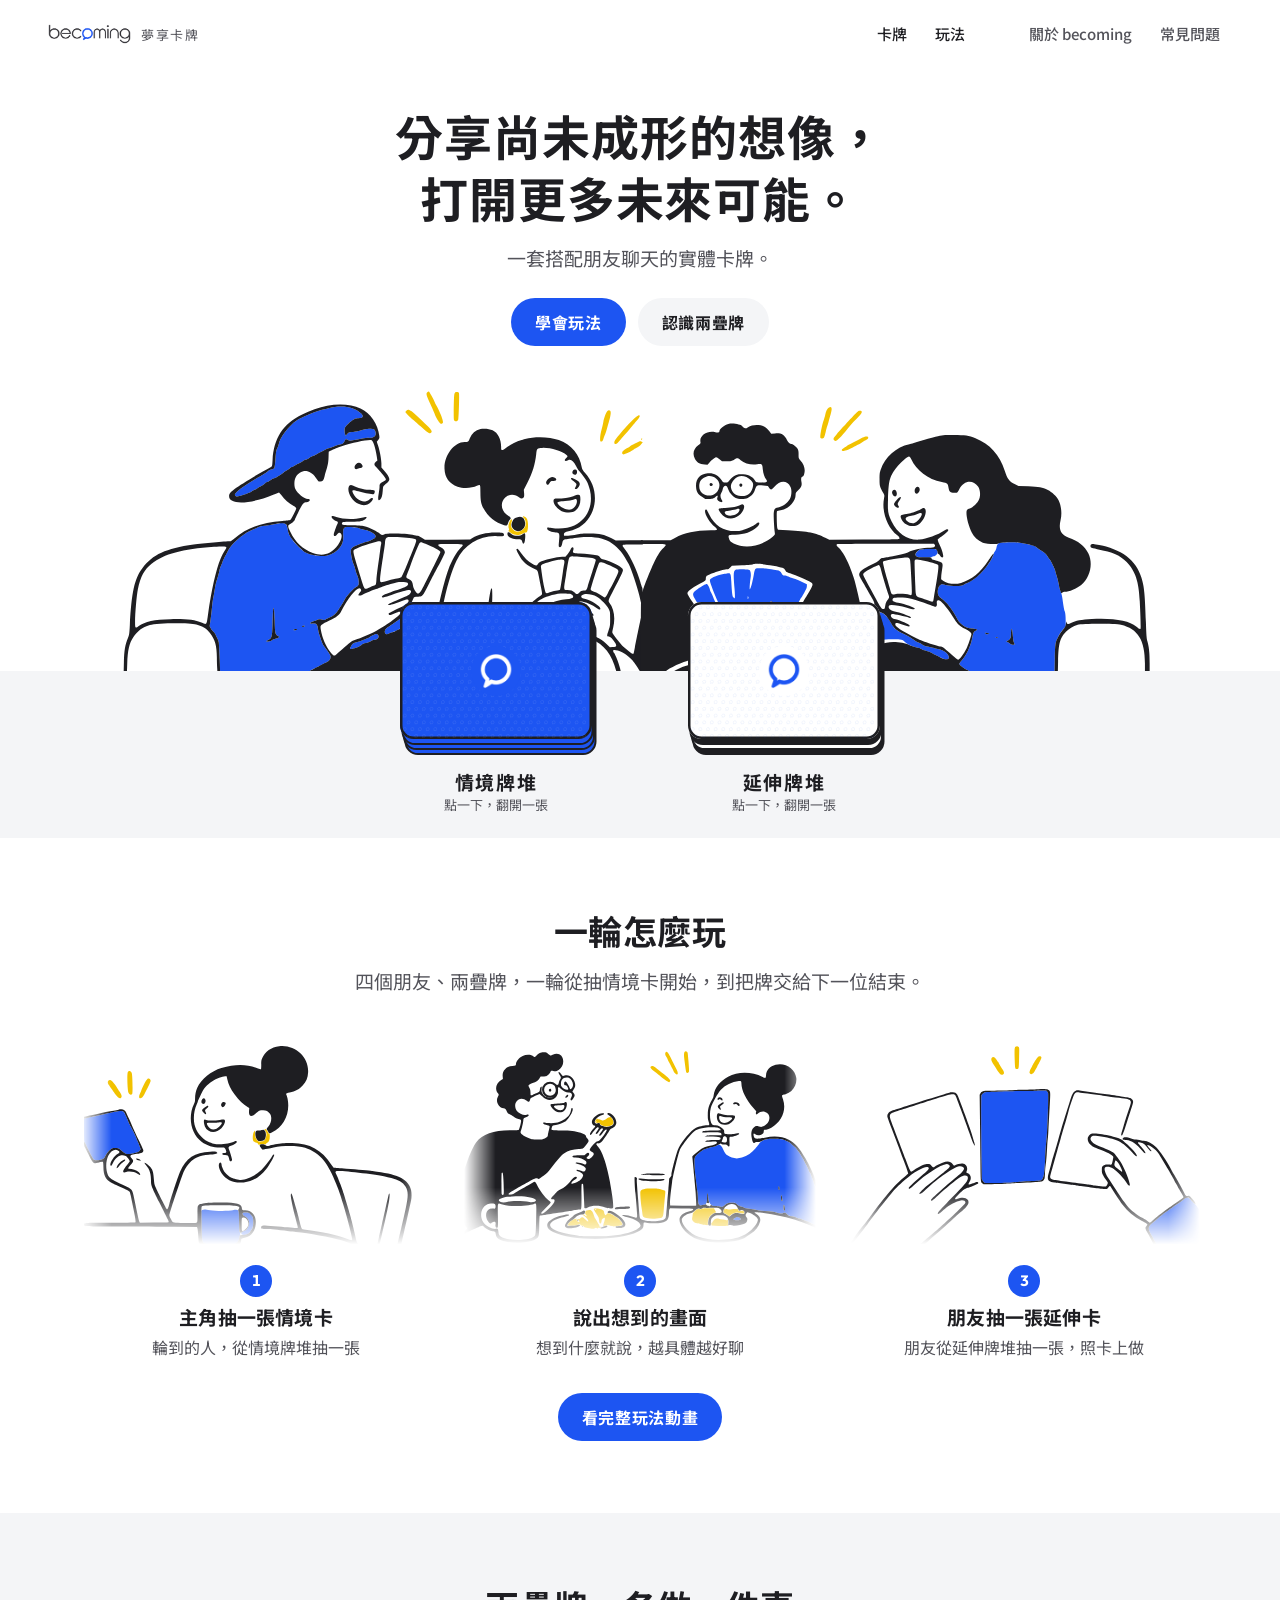
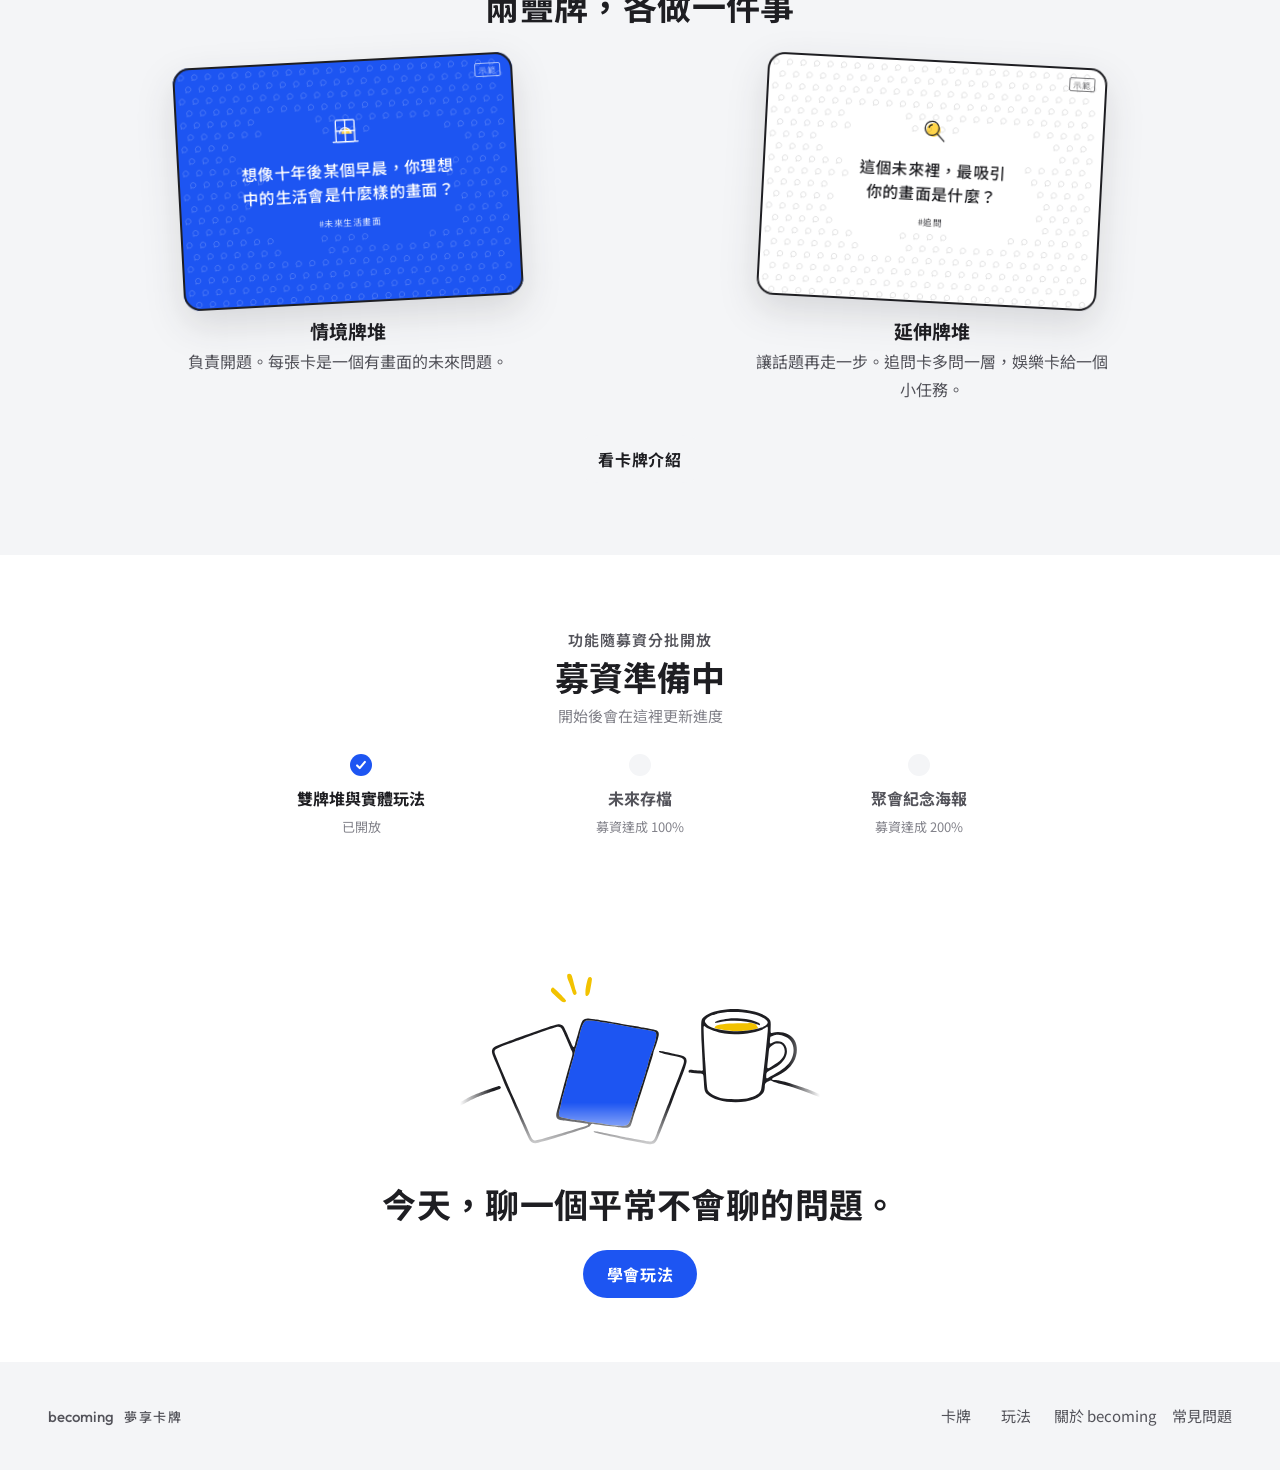
<file: about/index.html>
<!DOCTYPE html><html lang="zh-Hant-TW"><head>
    <meta charset="utf-8">
    <meta name="viewport" content="width=device-width, initial-scale=1">
    <meta name="theme-color" content="#FBFBF8">
    <link rel="icon" type="image/png" sizes="32x32" href="/favicon-32.png">
    <link rel="apple-touch-icon" href="/apple-touch-icon.png">
    <script type="module" async="" crossorigin="" src="/assets/app-DZXh4pRh.js"></script>
    <link rel="stylesheet" crossorigin="" href="/assets/app-BkrD00Ur.css">
  <link rel="modulepreload" crossorigin="" href="/assets/AboutView-CJVnCyU5.js"><link rel="stylesheet" href="/assets/AboutView-C4iYfoRs.css"><title>關於 becoming｜becoming 夢享卡牌</title><meta name="description" content="一套讓朋友聊聊「未來可能」的對話卡牌。有畫面的問題，讓還沒說出口的想法開始被分享。"><meta property="og:type" content="website"><meta property="og:site_name" content="becoming 夢享卡牌"><meta property="og:locale" content="zh_TW"><meta property="og:title" content="關於 becoming｜becoming 夢享卡牌"><meta property="og:description" content="一套讓朋友聊聊「未來可能」的對話卡牌。有畫面的問題，讓還沒說出口的想法開始被分享。"><meta property="og:image" content="https://becoming-ing.github.io/og.png?v=2"><meta property="og:image:width" content="1200"><meta property="og:image:height" content="630"><meta property="og:url" content="https://becoming-ing.github.io/about"><meta name="twitter:card" content="summary_large_image"><link rel="canonical" href="https://becoming-ing.github.io/about"></head>
  <body>
    <div id="app" data-server-rendered="true"><!--[--><svg width="0" height="0" style="position:absolute;" aria-hidden="true" focusable="false"><symbol id="bw-bubble-glyph" viewBox="0 0 10 10" overflow="visible"><path d="M2.2 7.6A3.6 3.6 0 1 1 3.6 8.6L1.6 9.4z" fill="none" stroke-width="0.9" stroke-linejoin="round"></path></symbol></svg><a class="skip-link" href="#main">跳到主要內容</a><header class="site-header" data-v-58e348be=""><a href="/" class="site-header__home" aria-label="becoming 夢享卡牌 首頁" data-v-58e348be=""><img class="brand-logo" src="/assets/logo-full-BLMVAtkj.png" alt="becoming" height="20" width="83" decoding="async" data-v-58e348be="" data-v-c353de51=""><span class="site-header__zh" data-v-58e348be="">夢享卡牌</span></a><nav class="site-header__main" aria-label="主要導覽" data-v-58e348be=""><!--[--><a href="/cards" class="site-header__link" data-v-58e348be="">卡牌<!----></a><a href="/learn" class="site-header__link" data-v-58e348be="">玩法<!----></a><!--]--></nav><nav class="site-header__brand" aria-label="品牌" data-v-58e348be=""><!--[--><a aria-current="page" href="/about" class="router-link-active router-link-exact-active site-header__link site-header__link--brand" data-v-58e348be="">關於 becoming</a><a href="/faq" class="site-header__link site-header__link--brand" data-v-58e348be="">常見問題</a><!--]--></nav></header><main id="main" tabindex="-1"><div class="about" data-v-baf0f5af=""><header class="a-hero" data-v-baf0f5af=""><p class="a-kicker num" data-v-baf0f5af="">About becoming</p><h1 class="a-hero__title" data-v-baf0f5af=""><span data-v-baf0f5af="">一套讓朋友聊聊</span><span data-v-baf0f5af="">「未來可能」的對話卡牌</span></h1><p class="a-hero__lead" data-v-baf0f5af="">有畫面的問題，讓還沒說出口的想法開始被分享。</p><ol class="a-chain" aria-label="從一個問題到多一種可能" data-v-baf0f5af=""><!--[--><li data-v-baf0f5af=""><span class="a-chain__n num" data-v-baf0f5af="">1</span><span class="a-chain__en num" data-v-baf0f5af="">Question</span><span class="a-chain__zh" data-v-baf0f5af="">一個問題</span></li><li data-v-baf0f5af=""><span class="a-chain__n num" data-v-baf0f5af="">2</span><span class="a-chain__en num" data-v-baf0f5af="">Dialogue</span><span class="a-chain__zh" data-v-baf0f5af="">說出想法</span></li><li data-v-baf0f5af=""><span class="a-chain__n num" data-v-baf0f5af="">3</span><span class="a-chain__en num" data-v-baf0f5af="">Imagination</span><span class="a-chain__zh" data-v-baf0f5af="">產生畫面</span></li><li data-v-baf0f5af=""><span class="a-chain__n num" data-v-baf0f5af="">4</span><span class="a-chain__en num" data-v-baf0f5af="">Possibility</span><span class="a-chain__zh" data-v-baf0f5af="">多一種可能</span></li><!--]--></ol><img class="a-hero__art art-soft" src="/assets/p33-DJFGgV9c.svg" alt="兩個朋友在草地上野餐，一人拿著牌，一人托著臉聽" width="1112" height="744" data-v-baf0f5af=""></header><section class="a-sec a-sec--tint" aria-labelledby="talk-h" data-v-baf0f5af=""><h2 id="talk-h" class="a-title" data-v-baf0f5af="">我們每天都在聊天，<br class="a-br" data-v-baf0f5af="">卻很少聊真正想知道的事</h2><div class="a-talk" data-v-baf0f5af=""><div class="a-talk__col a-talk__col--daily" data-v-baf0f5af=""><h3 data-v-baf0f5af="">日常對話</h3><ul data-v-baf0f5af=""><!--[--><li data-v-baf0f5af="">最近忙不忙？</li><li data-v-baf0f5af="">工作怎麼樣？</li><li data-v-baf0f5af="">要吃什麼？</li><li data-v-baf0f5af="">最近去哪裡玩？</li><!--]--></ul></div><div class="a-talk__col a-talk__col--dream" data-v-baf0f5af=""><h3 data-v-baf0f5af="">夢享對話</h3><ul data-v-baf0f5af=""><!--[--><li data-v-baf0f5af="">十年後想過什麼生活？</li><li data-v-baf0f5af="">如果沒有現實限制，你會怎麼選？</li><li data-v-baf0f5af="">什麼事一直想做卻沒開始？</li><li data-v-baf0f5af="">你真正期待的是什麼？</li><!--]--></ul></div></div><p class="a-talk__close" data-v-baf0f5af="">小時候常聊夢想，長大了卻只能聊過去，其實缺的往往是一個對未來想像的開口。</p></section><section class="a-sec" aria-labelledby="vmp-h" data-v-baf0f5af=""><h2 id="vmp-h" class="a-title" data-v-baf0f5af="">夢想 × 分享</h2><p class="a-sub" data-v-baf0f5af="">一個念頭、一種生活、一道尚未走的路</p><dl class="a-vmp" data-v-baf0f5af=""><!--[--><div data-v-baf0f5af=""><dt class="num" data-v-baf0f5af="">Vision</dt><dd data-v-baf0f5af="">讓更多人透過好對話，看見自己與未來。</dd></div><div data-v-baf0f5af=""><dt class="num" data-v-baf0f5af="">Mission</dt><dd data-v-baf0f5af="">讓深度對話容易開始，帶點趣味，也沒有壓力。</dd></div><div data-v-baf0f5af=""><dt class="num" data-v-baf0f5af="">Promise</dt><dd data-v-baf0f5af="">每一次對話，都讓未來多一點可能。</dd></div><!--]--></dl></section><section class="a-sec a-end" aria-label="品牌訊息" data-v-baf0f5af=""><img class="a-end__art art-soft" src="/assets/p42-DL-Aw1Q5.svg" alt="" loading="lazy" data-v-baf0f5af=""><p class="a-end__tag" data-v-baf0f5af=""><span data-v-baf0f5af="">分享尚未成形的想像，</span><span data-v-baf0f5af="">打開更多未來可能。</span></p><p class="a-end__line" data-v-baf0f5af="">對話，讓可能開始發生。</p><p class="a-end__line" data-v-baf0f5af="">有些夢，是聊著聊著才出現。</p><p class="a-end__cta" data-v-baf0f5af="">今天，聊一個平常不會聊的問題。</p></section></div></main><footer class="site-footer" data-v-54c50024=""><p class="site-footer__name" data-v-54c50024="">becoming<span data-v-54c50024="">夢享卡牌</span></p><nav aria-label="頁尾" data-v-54c50024=""><ul data-v-54c50024=""><!--[--><li data-v-54c50024=""><a href="/cards" class="" data-v-54c50024="">卡牌</a></li><li data-v-54c50024=""><a href="/learn" class="" data-v-54c50024="">玩法</a></li><li data-v-54c50024=""><a aria-current="page" href="/about" class="router-link-active router-link-exact-active" data-v-54c50024="">關於 becoming</a></li><li data-v-54c50024=""><a href="/faq" class="" data-v-54c50024="">常見問題</a></li><!--]--></ul></nav></footer><nav class="bottom-nav" aria-label="主要導覽" data-v-f21ff1e3=""><!--[--><a href="/" class="bottom-nav__item" data-v-f21ff1e3=""><span class="bottom-nav__label" data-v-f21ff1e3="">首頁</span><!----></a><a href="/cards" class="bottom-nav__item" data-v-f21ff1e3=""><span class="bottom-nav__label" data-v-f21ff1e3="">卡牌</span><!----></a><a href="/learn" class="bottom-nav__item" data-v-f21ff1e3=""><span class="bottom-nav__label" data-v-f21ff1e3="">玩法</span><!----></a><!--]--></nav><!----><!--]--></div>
  

</body></html>
</file>
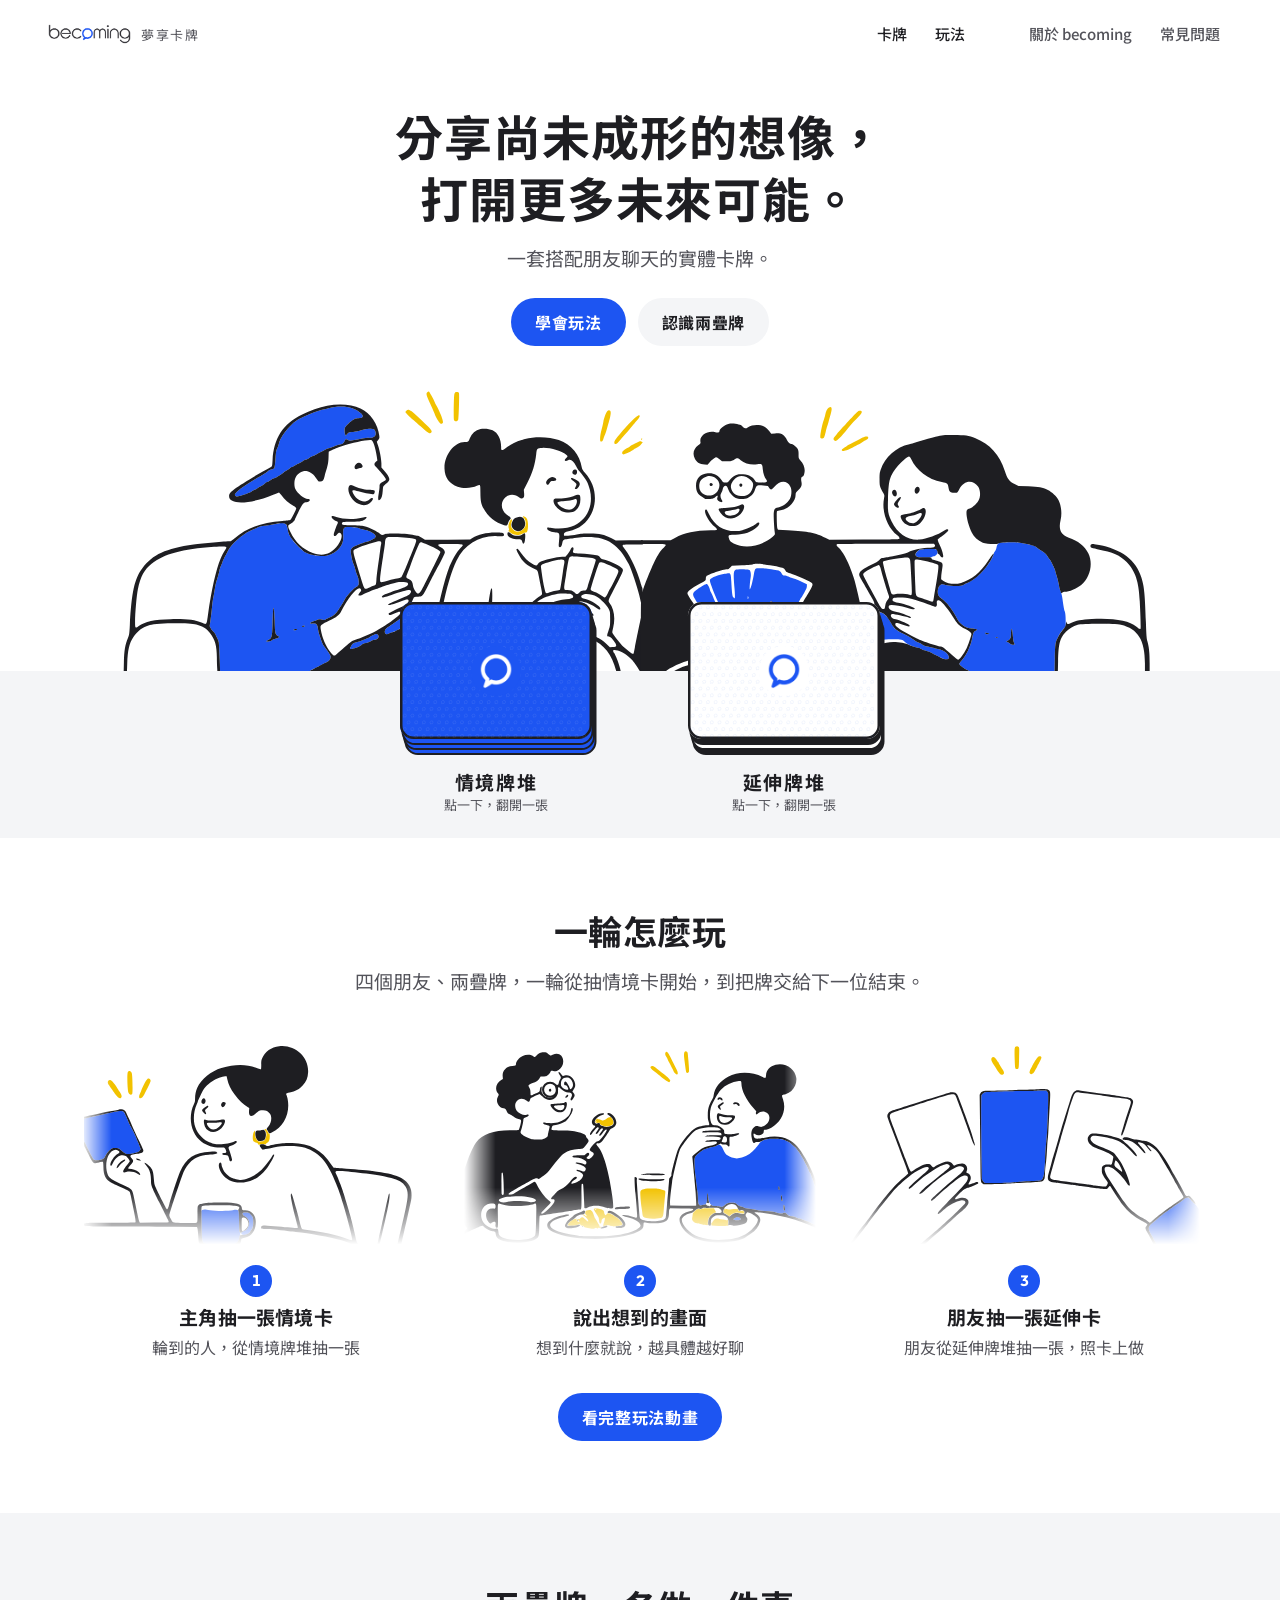
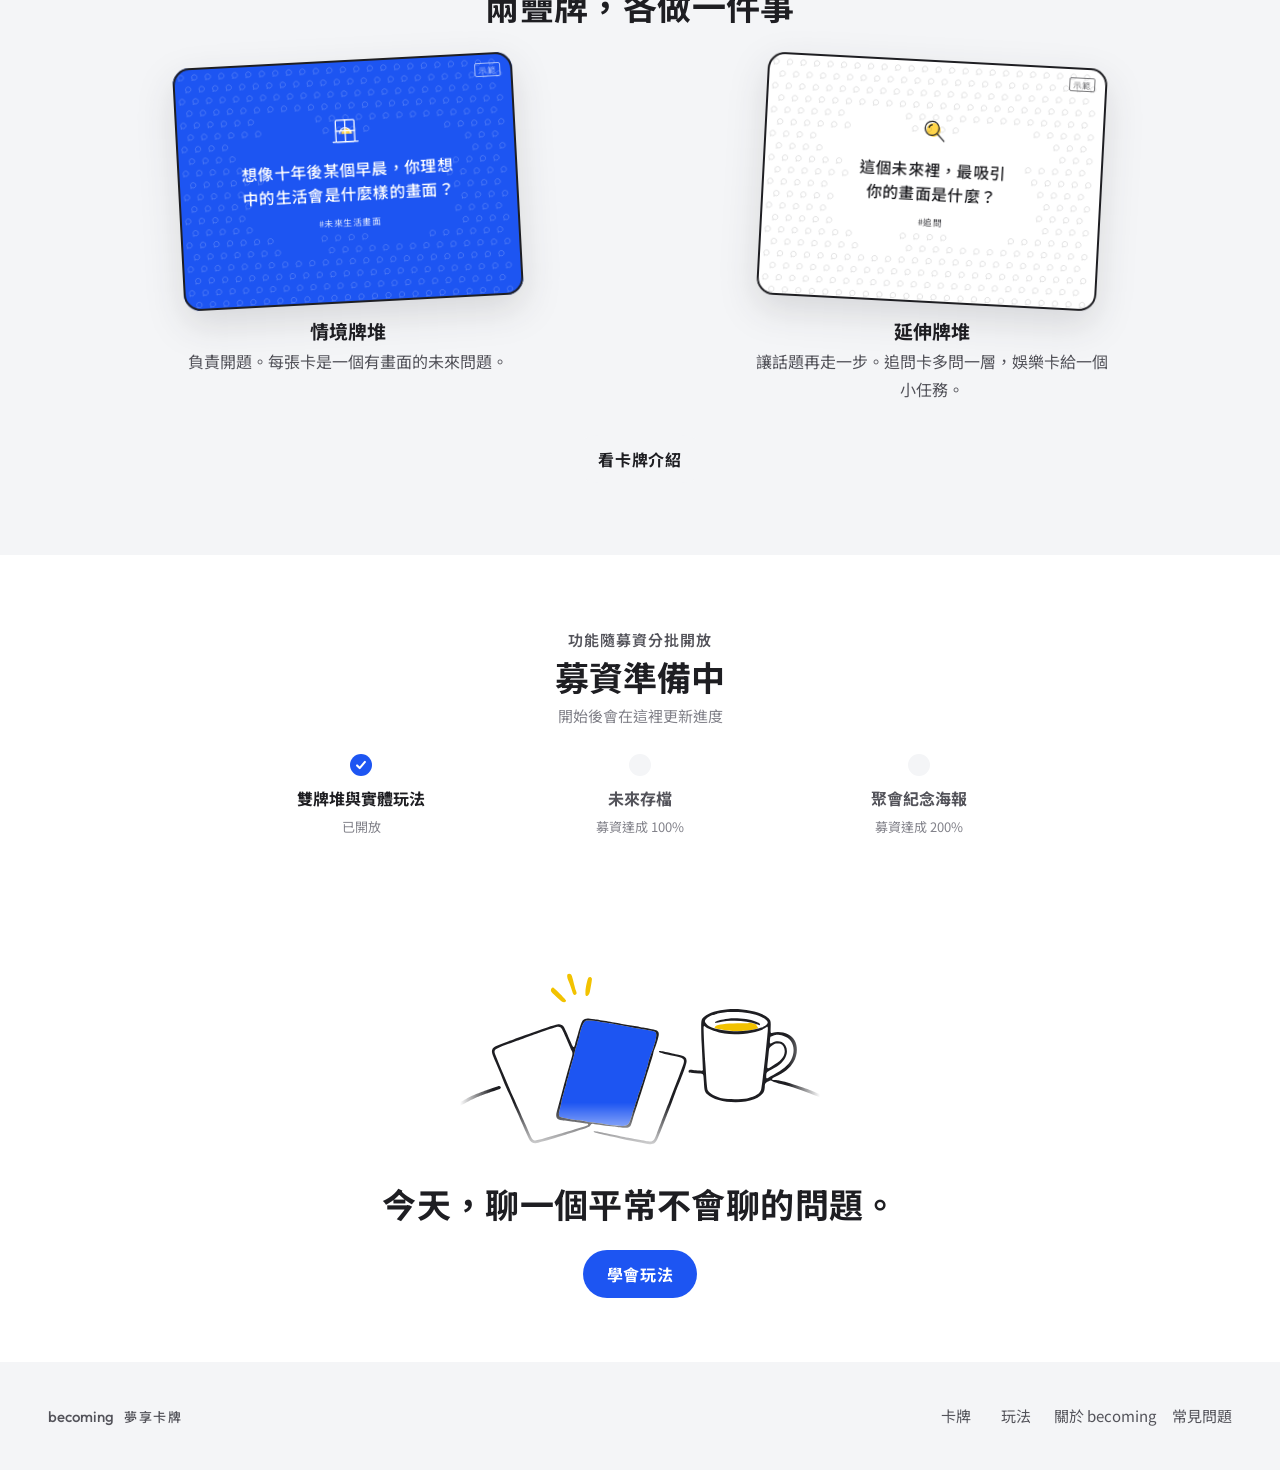
<file: cards/index.html>
<!DOCTYPE html><html lang="zh-Hant-TW"><head>
    <meta charset="utf-8">
    <meta name="viewport" content="width=device-width, initial-scale=1">
    <meta name="theme-color" content="#FBFBF8">
    <link rel="icon" type="image/png" sizes="32x32" href="/favicon-32.png">
    <link rel="apple-touch-icon" href="/apple-touch-icon.png">
    <script type="module" async="" crossorigin="" src="/assets/app-DZXh4pRh.js"></script>
    <link rel="stylesheet" crossorigin="" href="/assets/app-BkrD00Ur.css">
  <link rel="modulepreload" crossorigin="" href="/assets/CardsView-BgWlY00m.js"><link rel="stylesheet" href="/assets/CardsView-trDQwW8z.css"><link rel="modulepreload" crossorigin="" href="/assets/PageIntro-CwxUgPDO.js"><link rel="stylesheet" href="/assets/PageIntro-BuA2GHx1.css"><title>卡牌介紹｜becoming 夢享卡牌</title><meta name="description" content="情境牌堆負責開題，延伸牌堆的追問卡與娛樂卡讓話題再走一步。"><meta property="og:type" content="website"><meta property="og:site_name" content="becoming 夢享卡牌"><meta property="og:locale" content="zh_TW"><meta property="og:title" content="卡牌介紹｜becoming 夢享卡牌"><meta property="og:description" content="情境牌堆負責開題，延伸牌堆的追問卡與娛樂卡讓話題再走一步。"><meta property="og:image" content="https://becoming-ing.github.io/og.png?v=2"><meta property="og:image:width" content="1200"><meta property="og:image:height" content="630"><meta property="og:url" content="https://becoming-ing.github.io/cards"><meta name="twitter:card" content="summary_large_image"><link rel="canonical" href="https://becoming-ing.github.io/cards"></head>
  <body>
    <div id="app" data-server-rendered="true"><!--[--><svg width="0" height="0" style="position:absolute;" aria-hidden="true" focusable="false"><symbol id="bw-bubble-glyph" viewBox="0 0 10 10" overflow="visible"><path d="M2.2 7.6A3.6 3.6 0 1 1 3.6 8.6L1.6 9.4z" fill="none" stroke-width="0.9" stroke-linejoin="round"></path></symbol></svg><a class="skip-link" href="#main">跳到主要內容</a><header class="site-header" data-v-58e348be=""><a href="/" class="site-header__home" aria-label="becoming 夢享卡牌 首頁" data-v-58e348be=""><img class="brand-logo" src="/assets/logo-full-BLMVAtkj.png" alt="becoming" height="20" width="83" decoding="async" data-v-58e348be="" data-v-c353de51=""><span class="site-header__zh" data-v-58e348be="">夢享卡牌</span></a><nav class="site-header__main" aria-label="主要導覽" data-v-58e348be=""><!--[--><a aria-current="page" href="/cards" class="router-link-active router-link-exact-active site-header__link" data-v-58e348be="">卡牌<!----></a><a href="/learn" class="site-header__link" data-v-58e348be="">玩法<!----></a><!--]--></nav><nav class="site-header__brand" aria-label="品牌" data-v-58e348be=""><!--[--><a href="/about" class="site-header__link site-header__link--brand" data-v-58e348be="">關於 becoming</a><a href="/faq" class="site-header__link site-header__link--brand" data-v-58e348be="">常見問題</a><!--]--></nav></header><main id="main" tabindex="-1"><div class="cards-page" data-v-be195d6d=""><header class="intro" data-v-be195d6d="" data-v-e10f19e7=""><!----><h1 class="intro__title" data-v-e10f19e7="">卡牌介紹</h1><p class="intro__lead" data-v-e10f19e7="">becoming 是兩疊實體牌。情境牌堆負責開題，延伸牌堆讓話題再走一步。</p><!--[--><!--]--></header><section class="scenes" aria-labelledby="scenes-h" data-v-be195d6d=""><h2 id="scenes-h" class="sec-title" data-v-be195d6d="">什麼時候拿出來</h2><ul class="scenes__list" data-v-be195d6d=""><!--[--><li class="scenes__item" data-v-be195d6d=""><img class="scenes__art art-soft" src="/assets/p22-P8NN_NYC.svg" alt="" loading="lazy" data-v-be195d6d=""><p class="scenes__who" data-v-be195d6d="">想聊深一點的朋友</p><p class="scenes__what" data-v-be195d6d="">聚會聊得熱鬧，卻很少知道彼此真正想去哪裡。</p><p class="scenes__line" data-v-be195d6d="">「下次見面，聊一題。」</p></li><li class="scenes__item" data-v-be195d6d=""><img class="scenes__art art-soft" src="/assets/p24-BXjLQfWY.svg" alt="" loading="lazy" data-v-be195d6d=""><p class="scenes__who" data-v-be195d6d="">正在想下一步的人</p><p class="scenes__what" data-v-be195d6d="">對未來有模糊想法，但一開口就先想到現實限制。</p><p class="scenes__line" data-v-be195d6d="">「先說出畫面，再談怎麼靠近。」</p></li><li class="scenes__item" data-v-be195d6d=""><img class="scenes__art art-soft" src="/assets/p41-BwIBT9BG.svg" alt="" loading="lazy" data-v-be195d6d=""><p class="scenes__who" data-v-be195d6d="">喜歡新點子的人</p><p class="scenes__what" data-v-be195d6d="">願意天馬行空，需要有人接住並延伸想像。</p><p class="scenes__line" data-v-be195d6d="">「如果真的可以呢？」</p></li><!--]--></ul></section><section class="pile-sec pile-sec--scenario" aria-labelledby="sc-h" data-v-be195d6d=""><div class="pile-sec__cards" aria-hidden="false" data-v-be195d6d=""><div class="pile-sec__card pile-sec__card--back" data-v-be195d6d=""><div class="card-face card-face--blue" aria-label="Q004：未來有一個專屬於你的秘密基地，那裡會是什麼樣子？" role="img" data-v-be195d6d="" data-v-31b8f9eb=""><svg class="bubble-border" viewBox="0 0 88 63" preserveAspectRatio="none" aria-hidden="true" data-v-31b8f9eb="" data-v-a622b3d8=""><g stroke="#ffffff" opacity="0.3" data-v-a622b3d8=""><!--[--><use href="#bw-bubble-glyph" x="1.2500000000000002" y="1.45" width="1.9" height="1.9" data-v-a622b3d8=""></use><use href="#bw-bubble-glyph" x="4.75" y="1.45" width="1.9" height="1.9" data-v-a622b3d8=""></use><use href="#bw-bubble-glyph" x="8.25" y="1.45" width="1.9" height="1.9" data-v-a622b3d8=""></use><use href="#bw-bubble-glyph" x="11.75" y="1.45" width="1.9" height="1.9" data-v-a622b3d8=""></use><use href="#bw-bubble-glyph" x="15.25" y="1.45" width="1.9" height="1.9" data-v-a622b3d8=""></use><use href="#bw-bubble-glyph" x="18.75" y="1.45" width="1.9" height="1.9" data-v-a622b3d8=""></use><use href="#bw-bubble-glyph" x="22.25" y="1.45" width="1.9" height="1.9" data-v-a622b3d8=""></use><use href="#bw-bubble-glyph" x="25.75" y="1.45" width="1.9" height="1.9" data-v-a622b3d8=""></use><use href="#bw-bubble-glyph" x="29.25" y="1.45" width="1.9" height="1.9" data-v-a622b3d8=""></use><use href="#bw-bubble-glyph" x="32.75" y="1.45" width="1.9" height="1.9" data-v-a622b3d8=""></use><use href="#bw-bubble-glyph" x="36.25" y="1.45" width="1.9" height="1.9" data-v-a622b3d8=""></use><use href="#bw-bubble-glyph" x="39.75" y="1.45" width="1.9" height="1.9" data-v-a622b3d8=""></use><use href="#bw-bubble-glyph" x="43.25" y="1.45" width="1.9" height="1.9" data-v-a622b3d8=""></use><use href="#bw-bubble-glyph" x="46.75" y="1.45" width="1.9" height="1.9" data-v-a622b3d8=""></use><use href="#bw-bubble-glyph" x="50.25" y="1.45" width="1.9" height="1.9" data-v-a622b3d8=""></use><use href="#bw-bubble-glyph" x="53.75" y="1.45" width="1.9" height="1.9" data-v-a622b3d8=""></use><use href="#bw-bubble-glyph" x="57.25" y="1.45" width="1.9" height="1.9" data-v-a622b3d8=""></use><use href="#bw-bubble-glyph" x="60.75" y="1.45" width="1.9" height="1.9" data-v-a622b3d8=""></use><use href="#bw-bubble-glyph" x="64.25" y="1.45" width="1.9" height="1.9" data-v-a622b3d8=""></use><use href="#bw-bubble-glyph" x="67.75" y="1.45" width="1.9" height="1.9" data-v-a622b3d8=""></use><use href="#bw-bubble-glyph" x="71.25" y="1.45" width="1.9" height="1.9" data-v-a622b3d8=""></use><use href="#bw-bubble-glyph" x="74.75" y="1.45" width="1.9" height="1.9" data-v-a622b3d8=""></use><use href="#bw-bubble-glyph" x="78.25" y="1.45" width="1.9" height="1.9" data-v-a622b3d8=""></use><use href="#bw-bubble-glyph" x="81.75" y="1.45" width="1.9" height="1.9" data-v-a622b3d8=""></use><use href="#bw-bubble-glyph" x="3" y="4.55" width="1.9" height="1.9" data-v-a622b3d8=""></use><use href="#bw-bubble-glyph" x="6.5" y="4.55" width="1.9" height="1.9" data-v-a622b3d8=""></use><use href="#bw-bubble-glyph" x="10" y="4.55" width="1.9" height="1.9" data-v-a622b3d8=""></use><use href="#bw-bubble-glyph" x="13.5" y="4.55" width="1.9" height="1.9" data-v-a622b3d8=""></use><use href="#bw-bubble-glyph" x="17" y="4.55" width="1.9" height="1.9" data-v-a622b3d8=""></use><use href="#bw-bubble-glyph" x="20.5" y="4.55" width="1.9" height="1.9" data-v-a622b3d8=""></use><use href="#bw-bubble-glyph" x="24" y="4.55" width="1.9" height="1.9" data-v-a622b3d8=""></use><use href="#bw-bubble-glyph" x="27.5" y="4.55" width="1.9" height="1.9" data-v-a622b3d8=""></use><use href="#bw-bubble-glyph" x="31" y="4.55" width="1.9" height="1.9" data-v-a622b3d8=""></use><use href="#bw-bubble-glyph" x="34.5" y="4.55" width="1.9" height="1.9" data-v-a622b3d8=""></use><use href="#bw-bubble-glyph" x="38" y="4.55" width="1.9" height="1.9" data-v-a622b3d8=""></use><use href="#bw-bubble-glyph" x="41.5" y="4.55" width="1.9" height="1.9" data-v-a622b3d8=""></use><use href="#bw-bubble-glyph" x="45" y="4.55" width="1.9" height="1.9" data-v-a622b3d8=""></use><use href="#bw-bubble-glyph" x="48.5" y="4.55" width="1.9" height="1.9" data-v-a622b3d8=""></use><use href="#bw-bubble-glyph" x="52" y="4.55" width="1.9" height="1.9" data-v-a622b3d8=""></use><use href="#bw-bubble-glyph" x="55.5" y="4.55" width="1.9" height="1.9" data-v-a622b3d8=""></use><use href="#bw-bubble-glyph" x="59" y="4.55" width="1.9" height="1.9" data-v-a622b3d8=""></use><use href="#bw-bubble-glyph" x="62.5" y="4.55" width="1.9" height="1.9" data-v-a622b3d8=""></use><use href="#bw-bubble-glyph" x="66" y="4.55" width="1.9" height="1.9" data-v-a622b3d8=""></use><use href="#bw-bubble-glyph" x="69.5" y="4.55" width="1.9" height="1.9" data-v-a622b3d8=""></use><use href="#bw-bubble-glyph" x="73" y="4.55" width="1.9" height="1.9" data-v-a622b3d8=""></use><use href="#bw-bubble-glyph" x="76.5" y="4.55" width="1.9" height="1.9" data-v-a622b3d8=""></use><use href="#bw-bubble-glyph" x="80" y="4.55" width="1.9" height="1.9" data-v-a622b3d8=""></use><use href="#bw-bubble-glyph" x="83.5" y="4.55" width="1.9" height="1.9" data-v-a622b3d8=""></use><use href="#bw-bubble-glyph" x="1.2500000000000002" y="7.6499999999999995" width="1.9" height="1.9" data-v-a622b3d8=""></use><use href="#bw-bubble-glyph" x="4.75" y="7.6499999999999995" width="1.9" height="1.9" data-v-a622b3d8=""></use><use href="#bw-bubble-glyph" x="8.25" y="7.6499999999999995" width="1.9" height="1.9" data-v-a622b3d8=""></use><use href="#bw-bubble-glyph" x="11.75" y="7.6499999999999995" width="1.9" height="1.9" data-v-a622b3d8=""></use><use href="#bw-bubble-glyph" x="15.25" y="7.6499999999999995" width="1.9" height="1.9" data-v-a622b3d8=""></use><use href="#bw-bubble-glyph" x="18.75" y="7.6499999999999995" width="1.9" height="1.9" data-v-a622b3d8=""></use><use href="#bw-bubble-glyph" x="22.25" y="7.6499999999999995" width="1.9" height="1.9" data-v-a622b3d8=""></use><use href="#bw-bubble-glyph" x="25.75" y="7.6499999999999995" width="1.9" height="1.9" data-v-a622b3d8=""></use><use href="#bw-bubble-glyph" x="29.25" y="7.6499999999999995" width="1.9" height="1.9" data-v-a622b3d8=""></use><use href="#bw-bubble-glyph" x="32.75" y="7.6499999999999995" width="1.9" height="1.9" data-v-a622b3d8=""></use><use href="#bw-bubble-glyph" x="36.25" y="7.6499999999999995" width="1.9" height="1.9" data-v-a622b3d8=""></use><use href="#bw-bubble-glyph" x="39.75" y="7.6499999999999995" width="1.9" height="1.9" data-v-a622b3d8=""></use><use href="#bw-bubble-glyph" x="43.25" y="7.6499999999999995" width="1.9" height="1.9" data-v-a622b3d8=""></use><use href="#bw-bubble-glyph" x="46.75" y="7.6499999999999995" width="1.9" height="1.9" data-v-a622b3d8=""></use><use href="#bw-bubble-glyph" x="50.25" y="7.6499999999999995" width="1.9" height="1.9" data-v-a622b3d8=""></use><use href="#bw-bubble-glyph" x="53.75" y="7.6499999999999995" width="1.9" height="1.9" data-v-a622b3d8=""></use><use href="#bw-bubble-glyph" x="57.25" y="7.6499999999999995" width="1.9" height="1.9" data-v-a622b3d8=""></use><use href="#bw-bubble-glyph" x="60.75" y="7.6499999999999995" width="1.9" height="1.9" data-v-a622b3d8=""></use><use href="#bw-bubble-glyph" x="64.25" y="7.6499999999999995" width="1.9" height="1.9" data-v-a622b3d8=""></use><use href="#bw-bubble-glyph" x="67.75" y="7.6499999999999995" width="1.9" height="1.9" data-v-a622b3d8=""></use><use href="#bw-bubble-glyph" x="71.25" y="7.6499999999999995" width="1.9" height="1.9" data-v-a622b3d8=""></use><use href="#bw-bubble-glyph" x="74.75" y="7.6499999999999995" width="1.9" height="1.9" data-v-a622b3d8=""></use><use href="#bw-bubble-glyph" x="78.25" y="7.6499999999999995" width="1.9" height="1.9" data-v-a622b3d8=""></use><use href="#bw-bubble-glyph" x="81.75" y="7.6499999999999995" width="1.9" height="1.9" data-v-a622b3d8=""></use><use href="#bw-bubble-glyph" x="3" y="10.750000000000002" width="1.9" height="1.9" data-v-a622b3d8=""></use><use href="#bw-bubble-glyph" x="6.5" y="10.750000000000002" width="1.9" height="1.9" data-v-a622b3d8=""></use><use href="#bw-bubble-glyph" x="10" y="10.750000000000002" width="1.9" height="1.9" data-v-a622b3d8=""></use><use href="#bw-bubble-glyph" x="13.5" y="10.750000000000002" width="1.9" height="1.9" data-v-a622b3d8=""></use><use href="#bw-bubble-glyph" x="17" y="10.750000000000002" width="1.9" height="1.9" data-v-a622b3d8=""></use><use href="#bw-bubble-glyph" x="20.5" y="10.750000000000002" width="1.9" height="1.9" data-v-a622b3d8=""></use><use href="#bw-bubble-glyph" x="24" y="10.750000000000002" width="1.9" height="1.9" data-v-a622b3d8=""></use><use href="#bw-bubble-glyph" x="27.5" y="10.750000000000002" width="1.9" height="1.9" data-v-a622b3d8=""></use><use href="#bw-bubble-glyph" x="31" y="10.750000000000002" width="1.9" height="1.9" data-v-a622b3d8=""></use><use href="#bw-bubble-glyph" x="34.5" y="10.750000000000002" width="1.9" height="1.9" data-v-a622b3d8=""></use><use href="#bw-bubble-glyph" x="38" y="10.750000000000002" width="1.9" height="1.9" data-v-a622b3d8=""></use><use href="#bw-bubble-glyph" x="41.5" y="10.750000000000002" width="1.9" height="1.9" data-v-a622b3d8=""></use><use href="#bw-bubble-glyph" x="45" y="10.750000000000002" width="1.9" height="1.9" data-v-a622b3d8=""></use><use href="#bw-bubble-glyph" x="48.5" y="10.750000000000002" width="1.9" height="1.9" data-v-a622b3d8=""></use><use href="#bw-bubble-glyph" x="52" y="10.750000000000002" width="1.9" height="1.9" data-v-a622b3d8=""></use><use href="#bw-bubble-glyph" x="55.5" y="10.750000000000002" width="1.9" height="1.9" data-v-a622b3d8=""></use><use href="#bw-bubble-glyph" x="59" y="10.750000000000002" width="1.9" height="1.9" data-v-a622b3d8=""></use><use href="#bw-bubble-glyph" x="62.5" y="10.750000000000002" width="1.9" height="1.9" data-v-a622b3d8=""></use><use href="#bw-bubble-glyph" x="66" y="10.750000000000002" width="1.9" height="1.9" data-v-a622b3d8=""></use><use href="#bw-bubble-glyph" x="69.5" y="10.750000000000002" width="1.9" height="1.9" data-v-a622b3d8=""></use><use href="#bw-bubble-glyph" x="73" y="10.750000000000002" width="1.9" height="1.9" data-v-a622b3d8=""></use><use href="#bw-bubble-glyph" x="76.5" y="10.750000000000002" width="1.9" height="1.9" data-v-a622b3d8=""></use><use href="#bw-bubble-glyph" x="80" y="10.750000000000002" width="1.9" height="1.9" data-v-a622b3d8=""></use><use href="#bw-bubble-glyph" x="83.5" y="10.750000000000002" width="1.9" height="1.9" data-v-a622b3d8=""></use><use href="#bw-bubble-glyph" x="1.2500000000000002" y="13.850000000000001" width="1.9" height="1.9" data-v-a622b3d8=""></use><use href="#bw-bubble-glyph" x="4.75" y="13.850000000000001" width="1.9" height="1.9" data-v-a622b3d8=""></use><use href="#bw-bubble-glyph" x="8.25" y="13.850000000000001" width="1.9" height="1.9" data-v-a622b3d8=""></use><use href="#bw-bubble-glyph" x="11.75" y="13.850000000000001" width="1.9" height="1.9" data-v-a622b3d8=""></use><use href="#bw-bubble-glyph" x="15.25" y="13.850000000000001" width="1.9" height="1.9" data-v-a622b3d8=""></use><use href="#bw-bubble-glyph" x="18.75" y="13.850000000000001" width="1.9" height="1.9" data-v-a622b3d8=""></use><use href="#bw-bubble-glyph" x="36.25" y="13.850000000000001" width="1.9" height="1.9" data-v-a622b3d8=""></use><use href="#bw-bubble-glyph" x="39.75" y="13.850000000000001" width="1.9" height="1.9" data-v-a622b3d8=""></use><use href="#bw-bubble-glyph" x="43.25" y="13.850000000000001" width="1.9" height="1.9" data-v-a622b3d8=""></use><use href="#bw-bubble-glyph" x="46.75" y="13.850000000000001" width="1.9" height="1.9" data-v-a622b3d8=""></use><use href="#bw-bubble-glyph" x="50.25" y="13.850000000000001" width="1.9" height="1.9" data-v-a622b3d8=""></use><use href="#bw-bubble-glyph" x="53.75" y="13.850000000000001" width="1.9" height="1.9" data-v-a622b3d8=""></use><use href="#bw-bubble-glyph" x="57.25" y="13.850000000000001" width="1.9" height="1.9" data-v-a622b3d8=""></use><use href="#bw-bubble-glyph" x="60.75" y="13.850000000000001" width="1.9" height="1.9" data-v-a622b3d8=""></use><use href="#bw-bubble-glyph" x="64.25" y="13.850000000000001" width="1.9" height="1.9" data-v-a622b3d8=""></use><use href="#bw-bubble-glyph" x="67.75" y="13.850000000000001" width="1.9" height="1.9" data-v-a622b3d8=""></use><use href="#bw-bubble-glyph" x="71.25" y="13.850000000000001" width="1.9" height="1.9" data-v-a622b3d8=""></use><use href="#bw-bubble-glyph" x="74.75" y="13.850000000000001" width="1.9" height="1.9" data-v-a622b3d8=""></use><use href="#bw-bubble-glyph" x="78.25" y="13.850000000000001" width="1.9" height="1.9" data-v-a622b3d8=""></use><use href="#bw-bubble-glyph" x="81.75" y="13.850000000000001" width="1.9" height="1.9" data-v-a622b3d8=""></use><use href="#bw-bubble-glyph" x="3" y="16.95" width="1.9" height="1.9" data-v-a622b3d8=""></use><use href="#bw-bubble-glyph" x="6.5" y="16.95" width="1.9" height="1.9" data-v-a622b3d8=""></use><use href="#bw-bubble-glyph" x="10" y="16.95" width="1.9" height="1.9" data-v-a622b3d8=""></use><use href="#bw-bubble-glyph" x="13.5" y="16.95" width="1.9" height="1.9" data-v-a622b3d8=""></use><use href="#bw-bubble-glyph" x="17" y="16.95" width="1.9" height="1.9" data-v-a622b3d8=""></use><use href="#bw-bubble-glyph" x="20.5" y="16.95" width="1.9" height="1.9" data-v-a622b3d8=""></use><use href="#bw-bubble-glyph" x="38" y="16.95" width="1.9" height="1.9" data-v-a622b3d8=""></use><use href="#bw-bubble-glyph" x="41.5" y="16.95" width="1.9" height="1.9" data-v-a622b3d8=""></use><use href="#bw-bubble-glyph" x="45" y="16.95" width="1.9" height="1.9" data-v-a622b3d8=""></use><use href="#bw-bubble-glyph" x="48.5" y="16.95" width="1.9" height="1.9" data-v-a622b3d8=""></use><use href="#bw-bubble-glyph" x="69.5" y="16.95" width="1.9" height="1.9" data-v-a622b3d8=""></use><use href="#bw-bubble-glyph" x="73" y="16.95" width="1.9" height="1.9" data-v-a622b3d8=""></use><use href="#bw-bubble-glyph" x="76.5" y="16.95" width="1.9" height="1.9" data-v-a622b3d8=""></use><use href="#bw-bubble-glyph" x="80" y="16.95" width="1.9" height="1.9" data-v-a622b3d8=""></use><use href="#bw-bubble-glyph" x="83.5" y="16.95" width="1.9" height="1.9" data-v-a622b3d8=""></use><use href="#bw-bubble-glyph" x="1.2500000000000002" y="20.05" width="1.9" height="1.9" data-v-a622b3d8=""></use><use href="#bw-bubble-glyph" x="4.75" y="20.05" width="1.9" height="1.9" data-v-a622b3d8=""></use><use href="#bw-bubble-glyph" x="8.25" y="20.05" width="1.9" height="1.9" data-v-a622b3d8=""></use><use href="#bw-bubble-glyph" x="11.75" y="20.05" width="1.9" height="1.9" data-v-a622b3d8=""></use><use href="#bw-bubble-glyph" x="74.75" y="20.05" width="1.9" height="1.9" data-v-a622b3d8=""></use><use href="#bw-bubble-glyph" x="78.25" y="20.05" width="1.9" height="1.9" data-v-a622b3d8=""></use><use href="#bw-bubble-glyph" x="81.75" y="20.05" width="1.9" height="1.9" data-v-a622b3d8=""></use><use href="#bw-bubble-glyph" x="3" y="23.15" width="1.9" height="1.9" data-v-a622b3d8=""></use><use href="#bw-bubble-glyph" x="6.5" y="23.15" width="1.9" height="1.9" data-v-a622b3d8=""></use><use href="#bw-bubble-glyph" x="10" y="23.15" width="1.9" height="1.9" data-v-a622b3d8=""></use><use href="#bw-bubble-glyph" x="13.5" y="23.15" width="1.9" height="1.9" data-v-a622b3d8=""></use><use href="#bw-bubble-glyph" x="76.5" y="23.15" width="1.9" height="1.9" data-v-a622b3d8=""></use><use href="#bw-bubble-glyph" x="80" y="23.15" width="1.9" height="1.9" data-v-a622b3d8=""></use><use href="#bw-bubble-glyph" x="83.5" y="23.15" width="1.9" height="1.9" data-v-a622b3d8=""></use><use href="#bw-bubble-glyph" x="1.2500000000000002" y="26.25" width="1.9" height="1.9" data-v-a622b3d8=""></use><use href="#bw-bubble-glyph" x="4.75" y="26.25" width="1.9" height="1.9" data-v-a622b3d8=""></use><use href="#bw-bubble-glyph" x="8.25" y="26.25" width="1.9" height="1.9" data-v-a622b3d8=""></use><use href="#bw-bubble-glyph" x="11.75" y="26.25" width="1.9" height="1.9" data-v-a622b3d8=""></use><use href="#bw-bubble-glyph" x="15.25" y="26.25" width="1.9" height="1.9" data-v-a622b3d8=""></use><use href="#bw-bubble-glyph" x="18.75" y="26.25" width="1.9" height="1.9" data-v-a622b3d8=""></use><use href="#bw-bubble-glyph" x="67.75" y="26.25" width="1.9" height="1.9" data-v-a622b3d8=""></use><use href="#bw-bubble-glyph" x="71.25" y="26.25" width="1.9" height="1.9" data-v-a622b3d8=""></use><use href="#bw-bubble-glyph" x="74.75" y="26.25" width="1.9" height="1.9" data-v-a622b3d8=""></use><use href="#bw-bubble-glyph" x="78.25" y="26.25" width="1.9" height="1.9" data-v-a622b3d8=""></use><use href="#bw-bubble-glyph" x="81.75" y="26.25" width="1.9" height="1.9" data-v-a622b3d8=""></use><use href="#bw-bubble-glyph" x="3" y="29.35" width="1.9" height="1.9" data-v-a622b3d8=""></use><use href="#bw-bubble-glyph" x="6.5" y="29.35" width="1.9" height="1.9" data-v-a622b3d8=""></use><use href="#bw-bubble-glyph" x="10" y="29.35" width="1.9" height="1.9" data-v-a622b3d8=""></use><use href="#bw-bubble-glyph" x="13.5" y="29.35" width="1.9" height="1.9" data-v-a622b3d8=""></use><use href="#bw-bubble-glyph" x="17" y="29.35" width="1.9" height="1.9" data-v-a622b3d8=""></use><use href="#bw-bubble-glyph" x="20.5" y="29.35" width="1.9" height="1.9" data-v-a622b3d8=""></use><use href="#bw-bubble-glyph" x="69.5" y="29.35" width="1.9" height="1.9" data-v-a622b3d8=""></use><use href="#bw-bubble-glyph" x="73" y="29.35" width="1.9" height="1.9" data-v-a622b3d8=""></use><use href="#bw-bubble-glyph" x="76.5" y="29.35" width="1.9" height="1.9" data-v-a622b3d8=""></use><use href="#bw-bubble-glyph" x="80" y="29.35" width="1.9" height="1.9" data-v-a622b3d8=""></use><use href="#bw-bubble-glyph" x="83.5" y="29.35" width="1.9" height="1.9" data-v-a622b3d8=""></use><use href="#bw-bubble-glyph" x="1.2500000000000002" y="32.449999999999996" width="1.9" height="1.9" data-v-a622b3d8=""></use><use href="#bw-bubble-glyph" x="4.75" y="32.449999999999996" width="1.9" height="1.9" data-v-a622b3d8=""></use><use href="#bw-bubble-glyph" x="8.25" y="32.449999999999996" width="1.9" height="1.9" data-v-a622b3d8=""></use><use href="#bw-bubble-glyph" x="11.75" y="32.449999999999996" width="1.9" height="1.9" data-v-a622b3d8=""></use><use href="#bw-bubble-glyph" x="15.25" y="32.449999999999996" width="1.9" height="1.9" data-v-a622b3d8=""></use><use href="#bw-bubble-glyph" x="71.25" y="32.449999999999996" width="1.9" height="1.9" data-v-a622b3d8=""></use><use href="#bw-bubble-glyph" x="74.75" y="32.449999999999996" width="1.9" height="1.9" data-v-a622b3d8=""></use><use href="#bw-bubble-glyph" x="78.25" y="32.449999999999996" width="1.9" height="1.9" data-v-a622b3d8=""></use><use href="#bw-bubble-glyph" x="81.75" y="32.449999999999996" width="1.9" height="1.9" data-v-a622b3d8=""></use><use href="#bw-bubble-glyph" x="3" y="35.55" width="1.9" height="1.9" data-v-a622b3d8=""></use><use href="#bw-bubble-glyph" x="6.5" y="35.55" width="1.9" height="1.9" data-v-a622b3d8=""></use><use href="#bw-bubble-glyph" x="10" y="35.55" width="1.9" height="1.9" data-v-a622b3d8=""></use><use href="#bw-bubble-glyph" x="13.5" y="35.55" width="1.9" height="1.9" data-v-a622b3d8=""></use><use href="#bw-bubble-glyph" x="17" y="35.55" width="1.9" height="1.9" data-v-a622b3d8=""></use><use href="#bw-bubble-glyph" x="73" y="35.55" width="1.9" height="1.9" data-v-a622b3d8=""></use><use href="#bw-bubble-glyph" x="76.5" y="35.55" width="1.9" height="1.9" data-v-a622b3d8=""></use><use href="#bw-bubble-glyph" x="80" y="35.55" width="1.9" height="1.9" data-v-a622b3d8=""></use><use href="#bw-bubble-glyph" x="83.5" y="35.55" width="1.9" height="1.9" data-v-a622b3d8=""></use><use href="#bw-bubble-glyph" x="1.2500000000000002" y="38.65" width="1.9" height="1.9" data-v-a622b3d8=""></use><use href="#bw-bubble-glyph" x="4.75" y="38.65" width="1.9" height="1.9" data-v-a622b3d8=""></use><use href="#bw-bubble-glyph" x="8.25" y="38.65" width="1.9" height="1.9" data-v-a622b3d8=""></use><use href="#bw-bubble-glyph" x="11.75" y="38.65" width="1.9" height="1.9" data-v-a622b3d8=""></use><use href="#bw-bubble-glyph" x="15.25" y="38.65" width="1.9" height="1.9" data-v-a622b3d8=""></use><use href="#bw-bubble-glyph" x="71.25" y="38.65" width="1.9" height="1.9" data-v-a622b3d8=""></use><use href="#bw-bubble-glyph" x="74.75" y="38.65" width="1.9" height="1.9" data-v-a622b3d8=""></use><use href="#bw-bubble-glyph" x="78.25" y="38.65" width="1.9" height="1.9" data-v-a622b3d8=""></use><use href="#bw-bubble-glyph" x="81.75" y="38.65" width="1.9" height="1.9" data-v-a622b3d8=""></use><use href="#bw-bubble-glyph" x="3" y="41.75" width="1.9" height="1.9" data-v-a622b3d8=""></use><use href="#bw-bubble-glyph" x="6.5" y="41.75" width="1.9" height="1.9" data-v-a622b3d8=""></use><use href="#bw-bubble-glyph" x="10" y="41.75" width="1.9" height="1.9" data-v-a622b3d8=""></use><use href="#bw-bubble-glyph" x="13.5" y="41.75" width="1.9" height="1.9" data-v-a622b3d8=""></use><use href="#bw-bubble-glyph" x="17" y="41.75" width="1.9" height="1.9" data-v-a622b3d8=""></use><use href="#bw-bubble-glyph" x="73" y="41.75" width="1.9" height="1.9" data-v-a622b3d8=""></use><use href="#bw-bubble-glyph" x="76.5" y="41.75" width="1.9" height="1.9" data-v-a622b3d8=""></use><use href="#bw-bubble-glyph" x="80" y="41.75" width="1.9" height="1.9" data-v-a622b3d8=""></use><use href="#bw-bubble-glyph" x="83.5" y="41.75" width="1.9" height="1.9" data-v-a622b3d8=""></use><use href="#bw-bubble-glyph" x="1.2500000000000002" y="44.849999999999994" width="1.9" height="1.9" data-v-a622b3d8=""></use><use href="#bw-bubble-glyph" x="4.75" y="44.849999999999994" width="1.9" height="1.9" data-v-a622b3d8=""></use><use href="#bw-bubble-glyph" x="8.25" y="44.849999999999994" width="1.9" height="1.9" data-v-a622b3d8=""></use><use href="#bw-bubble-glyph" x="11.75" y="44.849999999999994" width="1.9" height="1.9" data-v-a622b3d8=""></use><use href="#bw-bubble-glyph" x="15.25" y="44.849999999999994" width="1.9" height="1.9" data-v-a622b3d8=""></use><use href="#bw-bubble-glyph" x="18.75" y="44.849999999999994" width="1.9" height="1.9" data-v-a622b3d8=""></use><use href="#bw-bubble-glyph" x="22.25" y="44.849999999999994" width="1.9" height="1.9" data-v-a622b3d8=""></use><use href="#bw-bubble-glyph" x="36.25" y="44.849999999999994" width="1.9" height="1.9" data-v-a622b3d8=""></use><use href="#bw-bubble-glyph" x="39.75" y="44.849999999999994" width="1.9" height="1.9" data-v-a622b3d8=""></use><use href="#bw-bubble-glyph" x="43.25" y="44.849999999999994" width="1.9" height="1.9" data-v-a622b3d8=""></use><use href="#bw-bubble-glyph" x="46.75" y="44.849999999999994" width="1.9" height="1.9" data-v-a622b3d8=""></use><use href="#bw-bubble-glyph" x="64.25" y="44.849999999999994" width="1.9" height="1.9" data-v-a622b3d8=""></use><use href="#bw-bubble-glyph" x="67.75" y="44.849999999999994" width="1.9" height="1.9" data-v-a622b3d8=""></use><use href="#bw-bubble-glyph" x="71.25" y="44.849999999999994" width="1.9" height="1.9" data-v-a622b3d8=""></use><use href="#bw-bubble-glyph" x="74.75" y="44.849999999999994" width="1.9" height="1.9" data-v-a622b3d8=""></use><use href="#bw-bubble-glyph" x="78.25" y="44.849999999999994" width="1.9" height="1.9" data-v-a622b3d8=""></use><use href="#bw-bubble-glyph" x="81.75" y="44.849999999999994" width="1.9" height="1.9" data-v-a622b3d8=""></use><use href="#bw-bubble-glyph" x="3" y="47.949999999999996" width="1.9" height="1.9" data-v-a622b3d8=""></use><use href="#bw-bubble-glyph" x="6.5" y="47.949999999999996" width="1.9" height="1.9" data-v-a622b3d8=""></use><use href="#bw-bubble-glyph" x="10" y="47.949999999999996" width="1.9" height="1.9" data-v-a622b3d8=""></use><use href="#bw-bubble-glyph" x="13.5" y="47.949999999999996" width="1.9" height="1.9" data-v-a622b3d8=""></use><use href="#bw-bubble-glyph" x="17" y="47.949999999999996" width="1.9" height="1.9" data-v-a622b3d8=""></use><use href="#bw-bubble-glyph" x="20.5" y="47.949999999999996" width="1.9" height="1.9" data-v-a622b3d8=""></use><use href="#bw-bubble-glyph" x="24" y="47.949999999999996" width="1.9" height="1.9" data-v-a622b3d8=""></use><use href="#bw-bubble-glyph" x="38" y="47.949999999999996" width="1.9" height="1.9" data-v-a622b3d8=""></use><use href="#bw-bubble-glyph" x="41.5" y="47.949999999999996" width="1.9" height="1.9" data-v-a622b3d8=""></use><use href="#bw-bubble-glyph" x="45" y="47.949999999999996" width="1.9" height="1.9" data-v-a622b3d8=""></use><use href="#bw-bubble-glyph" x="48.5" y="47.949999999999996" width="1.9" height="1.9" data-v-a622b3d8=""></use><use href="#bw-bubble-glyph" x="52" y="47.949999999999996" width="1.9" height="1.9" data-v-a622b3d8=""></use><use href="#bw-bubble-glyph" x="55.5" y="47.949999999999996" width="1.9" height="1.9" data-v-a622b3d8=""></use><use href="#bw-bubble-glyph" x="59" y="47.949999999999996" width="1.9" height="1.9" data-v-a622b3d8=""></use><use href="#bw-bubble-glyph" x="62.5" y="47.949999999999996" width="1.9" height="1.9" data-v-a622b3d8=""></use><use href="#bw-bubble-glyph" x="66" y="47.949999999999996" width="1.9" height="1.9" data-v-a622b3d8=""></use><use href="#bw-bubble-glyph" x="69.5" y="47.949999999999996" width="1.9" height="1.9" data-v-a622b3d8=""></use><use href="#bw-bubble-glyph" x="73" y="47.949999999999996" width="1.9" height="1.9" data-v-a622b3d8=""></use><use href="#bw-bubble-glyph" x="76.5" y="47.949999999999996" width="1.9" height="1.9" data-v-a622b3d8=""></use><use href="#bw-bubble-glyph" x="80" y="47.949999999999996" width="1.9" height="1.9" data-v-a622b3d8=""></use><use href="#bw-bubble-glyph" x="83.5" y="47.949999999999996" width="1.9" height="1.9" data-v-a622b3d8=""></use><use href="#bw-bubble-glyph" x="1.2500000000000002" y="51.05" width="1.9" height="1.9" data-v-a622b3d8=""></use><use href="#bw-bubble-glyph" x="4.75" y="51.05" width="1.9" height="1.9" data-v-a622b3d8=""></use><use href="#bw-bubble-glyph" x="8.25" y="51.05" width="1.9" height="1.9" data-v-a622b3d8=""></use><use href="#bw-bubble-glyph" x="11.75" y="51.05" width="1.9" height="1.9" data-v-a622b3d8=""></use><use href="#bw-bubble-glyph" x="15.25" y="51.05" width="1.9" height="1.9" data-v-a622b3d8=""></use><use href="#bw-bubble-glyph" x="18.75" y="51.05" width="1.9" height="1.9" data-v-a622b3d8=""></use><use href="#bw-bubble-glyph" x="22.25" y="51.05" width="1.9" height="1.9" data-v-a622b3d8=""></use><use href="#bw-bubble-glyph" x="25.75" y="51.05" width="1.9" height="1.9" data-v-a622b3d8=""></use><use href="#bw-bubble-glyph" x="29.25" y="51.05" width="1.9" height="1.9" data-v-a622b3d8=""></use><use href="#bw-bubble-glyph" x="32.75" y="51.05" width="1.9" height="1.9" data-v-a622b3d8=""></use><use href="#bw-bubble-glyph" x="36.25" y="51.05" width="1.9" height="1.9" data-v-a622b3d8=""></use><use href="#bw-bubble-glyph" x="39.75" y="51.05" width="1.9" height="1.9" data-v-a622b3d8=""></use><use href="#bw-bubble-glyph" x="43.25" y="51.05" width="1.9" height="1.9" data-v-a622b3d8=""></use><use href="#bw-bubble-glyph" x="46.75" y="51.05" width="1.9" height="1.9" data-v-a622b3d8=""></use><use href="#bw-bubble-glyph" x="50.25" y="51.05" width="1.9" height="1.9" data-v-a622b3d8=""></use><use href="#bw-bubble-glyph" x="53.75" y="51.05" width="1.9" height="1.9" data-v-a622b3d8=""></use><use href="#bw-bubble-glyph" x="57.25" y="51.05" width="1.9" height="1.9" data-v-a622b3d8=""></use><use href="#bw-bubble-glyph" x="60.75" y="51.05" width="1.9" height="1.9" data-v-a622b3d8=""></use><use href="#bw-bubble-glyph" x="64.25" y="51.05" width="1.9" height="1.9" data-v-a622b3d8=""></use><use href="#bw-bubble-glyph" x="67.75" y="51.05" width="1.9" height="1.9" data-v-a622b3d8=""></use><use href="#bw-bubble-glyph" x="71.25" y="51.05" width="1.9" height="1.9" data-v-a622b3d8=""></use><use href="#bw-bubble-glyph" x="74.75" y="51.05" width="1.9" height="1.9" data-v-a622b3d8=""></use><use href="#bw-bubble-glyph" x="78.25" y="51.05" width="1.9" height="1.9" data-v-a622b3d8=""></use><use href="#bw-bubble-glyph" x="81.75" y="51.05" width="1.9" height="1.9" data-v-a622b3d8=""></use><use href="#bw-bubble-glyph" x="3" y="54.15" width="1.9" height="1.9" data-v-a622b3d8=""></use><use href="#bw-bubble-glyph" x="6.5" y="54.15" width="1.9" height="1.9" data-v-a622b3d8=""></use><use href="#bw-bubble-glyph" x="10" y="54.15" width="1.9" height="1.9" data-v-a622b3d8=""></use><use href="#bw-bubble-glyph" x="13.5" y="54.15" width="1.9" height="1.9" data-v-a622b3d8=""></use><use href="#bw-bubble-glyph" x="17" y="54.15" width="1.9" height="1.9" data-v-a622b3d8=""></use><use href="#bw-bubble-glyph" x="20.5" y="54.15" width="1.9" height="1.9" data-v-a622b3d8=""></use><use href="#bw-bubble-glyph" x="24" y="54.15" width="1.9" height="1.9" data-v-a622b3d8=""></use><use href="#bw-bubble-glyph" x="27.5" y="54.15" width="1.9" height="1.9" data-v-a622b3d8=""></use><use href="#bw-bubble-glyph" x="31" y="54.15" width="1.9" height="1.9" data-v-a622b3d8=""></use><use href="#bw-bubble-glyph" x="34.5" y="54.15" width="1.9" height="1.9" data-v-a622b3d8=""></use><use href="#bw-bubble-glyph" x="38" y="54.15" width="1.9" height="1.9" data-v-a622b3d8=""></use><use href="#bw-bubble-glyph" x="41.5" y="54.15" width="1.9" height="1.9" data-v-a622b3d8=""></use><use href="#bw-bubble-glyph" x="45" y="54.15" width="1.9" height="1.9" data-v-a622b3d8=""></use><use href="#bw-bubble-glyph" x="48.5" y="54.15" width="1.9" height="1.9" data-v-a622b3d8=""></use><use href="#bw-bubble-glyph" x="52" y="54.15" width="1.9" height="1.9" data-v-a622b3d8=""></use><use href="#bw-bubble-glyph" x="55.5" y="54.15" width="1.9" height="1.9" data-v-a622b3d8=""></use><use href="#bw-bubble-glyph" x="59" y="54.15" width="1.9" height="1.9" data-v-a622b3d8=""></use><use href="#bw-bubble-glyph" x="62.5" y="54.15" width="1.9" height="1.9" data-v-a622b3d8=""></use><use href="#bw-bubble-glyph" x="66" y="54.15" width="1.9" height="1.9" data-v-a622b3d8=""></use><use href="#bw-bubble-glyph" x="69.5" y="54.15" width="1.9" height="1.9" data-v-a622b3d8=""></use><use href="#bw-bubble-glyph" x="73" y="54.15" width="1.9" height="1.9" data-v-a622b3d8=""></use><use href="#bw-bubble-glyph" x="76.5" y="54.15" width="1.9" height="1.9" data-v-a622b3d8=""></use><use href="#bw-bubble-glyph" x="80" y="54.15" width="1.9" height="1.9" data-v-a622b3d8=""></use><use href="#bw-bubble-glyph" x="83.5" y="54.15" width="1.9" height="1.9" data-v-a622b3d8=""></use><use href="#bw-bubble-glyph" x="1.2500000000000002" y="57.25" width="1.9" height="1.9" data-v-a622b3d8=""></use><use href="#bw-bubble-glyph" x="4.75" y="57.25" width="1.9" height="1.9" data-v-a622b3d8=""></use><use href="#bw-bubble-glyph" x="8.25" y="57.25" width="1.9" height="1.9" data-v-a622b3d8=""></use><use href="#bw-bubble-glyph" x="11.75" y="57.25" width="1.9" height="1.9" data-v-a622b3d8=""></use><use href="#bw-bubble-glyph" x="15.25" y="57.25" width="1.9" height="1.9" data-v-a622b3d8=""></use><use href="#bw-bubble-glyph" x="18.75" y="57.25" width="1.9" height="1.9" data-v-a622b3d8=""></use><use href="#bw-bubble-glyph" x="22.25" y="57.25" width="1.9" height="1.9" data-v-a622b3d8=""></use><use href="#bw-bubble-glyph" x="25.75" y="57.25" width="1.9" height="1.9" data-v-a622b3d8=""></use><use href="#bw-bubble-glyph" x="29.25" y="57.25" width="1.9" height="1.9" data-v-a622b3d8=""></use><use href="#bw-bubble-glyph" x="32.75" y="57.25" width="1.9" height="1.9" data-v-a622b3d8=""></use><use href="#bw-bubble-glyph" x="36.25" y="57.25" width="1.9" height="1.9" data-v-a622b3d8=""></use><use href="#bw-bubble-glyph" x="39.75" y="57.25" width="1.9" height="1.9" data-v-a622b3d8=""></use><use href="#bw-bubble-glyph" x="43.25" y="57.25" width="1.9" height="1.9" data-v-a622b3d8=""></use><use href="#bw-bubble-glyph" x="46.75" y="57.25" width="1.9" height="1.9" data-v-a622b3d8=""></use><use href="#bw-bubble-glyph" x="50.25" y="57.25" width="1.9" height="1.9" data-v-a622b3d8=""></use><use href="#bw-bubble-glyph" x="53.75" y="57.25" width="1.9" height="1.9" data-v-a622b3d8=""></use><use href="#bw-bubble-glyph" x="57.25" y="57.25" width="1.9" height="1.9" data-v-a622b3d8=""></use><use href="#bw-bubble-glyph" x="60.75" y="57.25" width="1.9" height="1.9" data-v-a622b3d8=""></use><use href="#bw-bubble-glyph" x="64.25" y="57.25" width="1.9" height="1.9" data-v-a622b3d8=""></use><use href="#bw-bubble-glyph" x="67.75" y="57.25" width="1.9" height="1.9" data-v-a622b3d8=""></use><use href="#bw-bubble-glyph" x="71.25" y="57.25" width="1.9" height="1.9" data-v-a622b3d8=""></use><use href="#bw-bubble-glyph" x="74.75" y="57.25" width="1.9" height="1.9" data-v-a622b3d8=""></use><use href="#bw-bubble-glyph" x="78.25" y="57.25" width="1.9" height="1.9" data-v-a622b3d8=""></use><use href="#bw-bubble-glyph" x="81.75" y="57.25" width="1.9" height="1.9" data-v-a622b3d8=""></use><use href="#bw-bubble-glyph" x="3" y="60.349999999999994" width="1.9" height="1.9" data-v-a622b3d8=""></use><use href="#bw-bubble-glyph" x="6.5" y="60.349999999999994" width="1.9" height="1.9" data-v-a622b3d8=""></use><use href="#bw-bubble-glyph" x="10" y="60.349999999999994" width="1.9" height="1.9" data-v-a622b3d8=""></use><use href="#bw-bubble-glyph" x="13.5" y="60.349999999999994" width="1.9" height="1.9" data-v-a622b3d8=""></use><use href="#bw-bubble-glyph" x="17" y="60.349999999999994" width="1.9" height="1.9" data-v-a622b3d8=""></use><use href="#bw-bubble-glyph" x="20.5" y="60.349999999999994" width="1.9" height="1.9" data-v-a622b3d8=""></use><use href="#bw-bubble-glyph" x="24" y="60.349999999999994" width="1.9" height="1.9" data-v-a622b3d8=""></use><use href="#bw-bubble-glyph" x="27.5" y="60.349999999999994" width="1.9" height="1.9" data-v-a622b3d8=""></use><use href="#bw-bubble-glyph" x="31" y="60.349999999999994" width="1.9" height="1.9" data-v-a622b3d8=""></use><use href="#bw-bubble-glyph" x="34.5" y="60.349999999999994" width="1.9" height="1.9" data-v-a622b3d8=""></use><use href="#bw-bubble-glyph" x="38" y="60.349999999999994" width="1.9" height="1.9" data-v-a622b3d8=""></use><use href="#bw-bubble-glyph" x="41.5" y="60.349999999999994" width="1.9" height="1.9" data-v-a622b3d8=""></use><use href="#bw-bubble-glyph" x="45" y="60.349999999999994" width="1.9" height="1.9" data-v-a622b3d8=""></use><use href="#bw-bubble-glyph" x="48.5" y="60.349999999999994" width="1.9" height="1.9" data-v-a622b3d8=""></use><use href="#bw-bubble-glyph" x="52" y="60.349999999999994" width="1.9" height="1.9" data-v-a622b3d8=""></use><use href="#bw-bubble-glyph" x="55.5" y="60.349999999999994" width="1.9" height="1.9" data-v-a622b3d8=""></use><use href="#bw-bubble-glyph" x="59" y="60.349999999999994" width="1.9" height="1.9" data-v-a622b3d8=""></use><use href="#bw-bubble-glyph" x="62.5" y="60.349999999999994" width="1.9" height="1.9" data-v-a622b3d8=""></use><use href="#bw-bubble-glyph" x="66" y="60.349999999999994" width="1.9" height="1.9" data-v-a622b3d8=""></use><use href="#bw-bubble-glyph" x="69.5" y="60.349999999999994" width="1.9" height="1.9" data-v-a622b3d8=""></use><use href="#bw-bubble-glyph" x="73" y="60.349999999999994" width="1.9" height="1.9" data-v-a622b3d8=""></use><use href="#bw-bubble-glyph" x="76.5" y="60.349999999999994" width="1.9" height="1.9" data-v-a622b3d8=""></use><use href="#bw-bubble-glyph" x="80" y="60.349999999999994" width="1.9" height="1.9" data-v-a622b3d8=""></use><use href="#bw-bubble-glyph" x="83.5" y="60.349999999999994" width="1.9" height="1.9" data-v-a622b3d8=""></use><!--]--></g></svg><div class="card-face__icon" data-v-31b8f9eb=""><svg class="card-icon" viewBox="0 0 48 48" aria-hidden="true" fill="none" stroke="#ffffff" stroke-width="1.6" stroke-linecap="round" stroke-linejoin="round" data-v-31b8f9eb="" data-v-a35236c1=""><!--[--><path d="M19 26h10v12H19z" fill="#FFD54A" stroke="none" transform="translate(2 1)" data-v-a35236c1=""></path><path d="M10 22 24 11l14 11" data-v-a35236c1=""></path><path d="M13 20v18h22V20" data-v-a35236c1=""></path><path d="M20 38V27h8v11" data-v-a35236c1=""></path><path d="M33 14V7l6 2.5-6 2.5" data-v-a35236c1=""></path><!--]--></svg></div><p class="card-face__text" aria-hidden="true" data-v-31b8f9eb="">未來有一個專屬於你的秘密基地，那裡會是什麼樣子？</p><p class="card-face__tag" aria-hidden="true" data-v-31b8f9eb="">#未來生活畫面</p><span class="card-face__demo" aria-hidden="true" data-v-31b8f9eb="">示範</span></div></div><div class="pile-sec__card pile-sec__card--front" data-v-be195d6d=""><div class="card-face card-face--blue" aria-label="Q001：想像十年後某個早晨，你理想中的生活會是什麼樣的畫面？" role="img" data-v-be195d6d="" data-v-31b8f9eb=""><svg class="bubble-border" viewBox="0 0 88 63" preserveAspectRatio="none" aria-hidden="true" data-v-31b8f9eb="" data-v-a622b3d8=""><g stroke="#ffffff" opacity="0.3" data-v-a622b3d8=""><!--[--><use href="#bw-bubble-glyph" x="1.2500000000000002" y="1.45" width="1.9" height="1.9" data-v-a622b3d8=""></use><use href="#bw-bubble-glyph" x="4.75" y="1.45" width="1.9" height="1.9" data-v-a622b3d8=""></use><use href="#bw-bubble-glyph" x="8.25" y="1.45" width="1.9" height="1.9" data-v-a622b3d8=""></use><use href="#bw-bubble-glyph" x="11.75" y="1.45" width="1.9" height="1.9" data-v-a622b3d8=""></use><use href="#bw-bubble-glyph" x="15.25" y="1.45" width="1.9" height="1.9" data-v-a622b3d8=""></use><use href="#bw-bubble-glyph" x="18.75" y="1.45" width="1.9" height="1.9" data-v-a622b3d8=""></use><use href="#bw-bubble-glyph" x="22.25" y="1.45" width="1.9" height="1.9" data-v-a622b3d8=""></use><use href="#bw-bubble-glyph" x="25.75" y="1.45" width="1.9" height="1.9" data-v-a622b3d8=""></use><use href="#bw-bubble-glyph" x="29.25" y="1.45" width="1.9" height="1.9" data-v-a622b3d8=""></use><use href="#bw-bubble-glyph" x="32.75" y="1.45" width="1.9" height="1.9" data-v-a622b3d8=""></use><use href="#bw-bubble-glyph" x="36.25" y="1.45" width="1.9" height="1.9" data-v-a622b3d8=""></use><use href="#bw-bubble-glyph" x="39.75" y="1.45" width="1.9" height="1.9" data-v-a622b3d8=""></use><use href="#bw-bubble-glyph" x="43.25" y="1.45" width="1.9" height="1.9" data-v-a622b3d8=""></use><use href="#bw-bubble-glyph" x="46.75" y="1.45" width="1.9" height="1.9" data-v-a622b3d8=""></use><use href="#bw-bubble-glyph" x="50.25" y="1.45" width="1.9" height="1.9" data-v-a622b3d8=""></use><use href="#bw-bubble-glyph" x="53.75" y="1.45" width="1.9" height="1.9" data-v-a622b3d8=""></use><use href="#bw-bubble-glyph" x="57.25" y="1.45" width="1.9" height="1.9" data-v-a622b3d8=""></use><use href="#bw-bubble-glyph" x="60.75" y="1.45" width="1.9" height="1.9" data-v-a622b3d8=""></use><use href="#bw-bubble-glyph" x="64.25" y="1.45" width="1.9" height="1.9" data-v-a622b3d8=""></use><use href="#bw-bubble-glyph" x="67.75" y="1.45" width="1.9" height="1.9" data-v-a622b3d8=""></use><use href="#bw-bubble-glyph" x="71.25" y="1.45" width="1.9" height="1.9" data-v-a622b3d8=""></use><use href="#bw-bubble-glyph" x="74.75" y="1.45" width="1.9" height="1.9" data-v-a622b3d8=""></use><use href="#bw-bubble-glyph" x="78.25" y="1.45" width="1.9" height="1.9" data-v-a622b3d8=""></use><use href="#bw-bubble-glyph" x="81.75" y="1.45" width="1.9" height="1.9" data-v-a622b3d8=""></use><use href="#bw-bubble-glyph" x="3" y="4.55" width="1.9" height="1.9" data-v-a622b3d8=""></use><use href="#bw-bubble-glyph" x="6.5" y="4.55" width="1.9" height="1.9" data-v-a622b3d8=""></use><use href="#bw-bubble-glyph" x="10" y="4.55" width="1.9" height="1.9" data-v-a622b3d8=""></use><use href="#bw-bubble-glyph" x="13.5" y="4.55" width="1.9" height="1.9" data-v-a622b3d8=""></use><use href="#bw-bubble-glyph" x="17" y="4.55" width="1.9" height="1.9" data-v-a622b3d8=""></use><use href="#bw-bubble-glyph" x="20.5" y="4.55" width="1.9" height="1.9" data-v-a622b3d8=""></use><use href="#bw-bubble-glyph" x="24" y="4.55" width="1.9" height="1.9" data-v-a622b3d8=""></use><use href="#bw-bubble-glyph" x="27.5" y="4.55" width="1.9" height="1.9" data-v-a622b3d8=""></use><use href="#bw-bubble-glyph" x="31" y="4.55" width="1.9" height="1.9" data-v-a622b3d8=""></use><use href="#bw-bubble-glyph" x="34.5" y="4.55" width="1.9" height="1.9" data-v-a622b3d8=""></use><use href="#bw-bubble-glyph" x="38" y="4.55" width="1.9" height="1.9" data-v-a622b3d8=""></use><use href="#bw-bubble-glyph" x="41.5" y="4.55" width="1.9" height="1.9" data-v-a622b3d8=""></use><use href="#bw-bubble-glyph" x="45" y="4.55" width="1.9" height="1.9" data-v-a622b3d8=""></use><use href="#bw-bubble-glyph" x="48.5" y="4.55" width="1.9" height="1.9" data-v-a622b3d8=""></use><use href="#bw-bubble-glyph" x="52" y="4.55" width="1.9" height="1.9" data-v-a622b3d8=""></use><use href="#bw-bubble-glyph" x="55.5" y="4.55" width="1.9" height="1.9" data-v-a622b3d8=""></use><use href="#bw-bubble-glyph" x="59" y="4.55" width="1.9" height="1.9" data-v-a622b3d8=""></use><use href="#bw-bubble-glyph" x="62.5" y="4.55" width="1.9" height="1.9" data-v-a622b3d8=""></use><use href="#bw-bubble-glyph" x="66" y="4.55" width="1.9" height="1.9" data-v-a622b3d8=""></use><use href="#bw-bubble-glyph" x="69.5" y="4.55" width="1.9" height="1.9" data-v-a622b3d8=""></use><use href="#bw-bubble-glyph" x="73" y="4.55" width="1.9" height="1.9" data-v-a622b3d8=""></use><use href="#bw-bubble-glyph" x="76.5" y="4.55" width="1.9" height="1.9" data-v-a622b3d8=""></use><use href="#bw-bubble-glyph" x="80" y="4.55" width="1.9" height="1.9" data-v-a622b3d8=""></use><use href="#bw-bubble-glyph" x="83.5" y="4.55" width="1.9" height="1.9" data-v-a622b3d8=""></use><use href="#bw-bubble-glyph" x="1.2500000000000002" y="7.6499999999999995" width="1.9" height="1.9" data-v-a622b3d8=""></use><use href="#bw-bubble-glyph" x="4.75" y="7.6499999999999995" width="1.9" height="1.9" data-v-a622b3d8=""></use><use href="#bw-bubble-glyph" x="8.25" y="7.6499999999999995" width="1.9" height="1.9" data-v-a622b3d8=""></use><use href="#bw-bubble-glyph" x="11.75" y="7.6499999999999995" width="1.9" height="1.9" data-v-a622b3d8=""></use><use href="#bw-bubble-glyph" x="15.25" y="7.6499999999999995" width="1.9" height="1.9" data-v-a622b3d8=""></use><use href="#bw-bubble-glyph" x="18.75" y="7.6499999999999995" width="1.9" height="1.9" data-v-a622b3d8=""></use><use href="#bw-bubble-glyph" x="22.25" y="7.6499999999999995" width="1.9" height="1.9" data-v-a622b3d8=""></use><use href="#bw-bubble-glyph" x="25.75" y="7.6499999999999995" width="1.9" height="1.9" data-v-a622b3d8=""></use><use href="#bw-bubble-glyph" x="29.25" y="7.6499999999999995" width="1.9" height="1.9" data-v-a622b3d8=""></use><use href="#bw-bubble-glyph" x="32.75" y="7.6499999999999995" width="1.9" height="1.9" data-v-a622b3d8=""></use><use href="#bw-bubble-glyph" x="36.25" y="7.6499999999999995" width="1.9" height="1.9" data-v-a622b3d8=""></use><use href="#bw-bubble-glyph" x="39.75" y="7.6499999999999995" width="1.9" height="1.9" data-v-a622b3d8=""></use><use href="#bw-bubble-glyph" x="43.25" y="7.6499999999999995" width="1.9" height="1.9" data-v-a622b3d8=""></use><use href="#bw-bubble-glyph" x="46.75" y="7.6499999999999995" width="1.9" height="1.9" data-v-a622b3d8=""></use><use href="#bw-bubble-glyph" x="50.25" y="7.6499999999999995" width="1.9" height="1.9" data-v-a622b3d8=""></use><use href="#bw-bubble-glyph" x="53.75" y="7.6499999999999995" width="1.9" height="1.9" data-v-a622b3d8=""></use><use href="#bw-bubble-glyph" x="57.25" y="7.6499999999999995" width="1.9" height="1.9" data-v-a622b3d8=""></use><use href="#bw-bubble-glyph" x="60.75" y="7.6499999999999995" width="1.9" height="1.9" data-v-a622b3d8=""></use><use href="#bw-bubble-glyph" x="64.25" y="7.6499999999999995" width="1.9" height="1.9" data-v-a622b3d8=""></use><use href="#bw-bubble-glyph" x="67.75" y="7.6499999999999995" width="1.9" height="1.9" data-v-a622b3d8=""></use><use href="#bw-bubble-glyph" x="71.25" y="7.6499999999999995" width="1.9" height="1.9" data-v-a622b3d8=""></use><use href="#bw-bubble-glyph" x="74.75" y="7.6499999999999995" width="1.9" height="1.9" data-v-a622b3d8=""></use><use href="#bw-bubble-glyph" x="78.25" y="7.6499999999999995" width="1.9" height="1.9" data-v-a622b3d8=""></use><use href="#bw-bubble-glyph" x="81.75" y="7.6499999999999995" width="1.9" height="1.9" data-v-a622b3d8=""></use><use href="#bw-bubble-glyph" x="3" y="10.750000000000002" width="1.9" height="1.9" data-v-a622b3d8=""></use><use href="#bw-bubble-glyph" x="6.5" y="10.750000000000002" width="1.9" height="1.9" data-v-a622b3d8=""></use><use href="#bw-bubble-glyph" x="10" y="10.750000000000002" width="1.9" height="1.9" data-v-a622b3d8=""></use><use href="#bw-bubble-glyph" x="13.5" y="10.750000000000002" width="1.9" height="1.9" data-v-a622b3d8=""></use><use href="#bw-bubble-glyph" x="17" y="10.750000000000002" width="1.9" height="1.9" data-v-a622b3d8=""></use><use href="#bw-bubble-glyph" x="20.5" y="10.750000000000002" width="1.9" height="1.9" data-v-a622b3d8=""></use><use href="#bw-bubble-glyph" x="24" y="10.750000000000002" width="1.9" height="1.9" data-v-a622b3d8=""></use><use href="#bw-bubble-glyph" x="27.5" y="10.750000000000002" width="1.9" height="1.9" data-v-a622b3d8=""></use><use href="#bw-bubble-glyph" x="31" y="10.750000000000002" width="1.9" height="1.9" data-v-a622b3d8=""></use><use href="#bw-bubble-glyph" x="34.5" y="10.750000000000002" width="1.9" height="1.9" data-v-a622b3d8=""></use><use href="#bw-bubble-glyph" x="38" y="10.750000000000002" width="1.9" height="1.9" data-v-a622b3d8=""></use><use href="#bw-bubble-glyph" x="41.5" y="10.750000000000002" width="1.9" height="1.9" data-v-a622b3d8=""></use><use href="#bw-bubble-glyph" x="45" y="10.750000000000002" width="1.9" height="1.9" data-v-a622b3d8=""></use><use href="#bw-bubble-glyph" x="48.5" y="10.750000000000002" width="1.9" height="1.9" data-v-a622b3d8=""></use><use href="#bw-bubble-glyph" x="52" y="10.750000000000002" width="1.9" height="1.9" data-v-a622b3d8=""></use><use href="#bw-bubble-glyph" x="55.5" y="10.750000000000002" width="1.9" height="1.9" data-v-a622b3d8=""></use><use href="#bw-bubble-glyph" x="59" y="10.750000000000002" width="1.9" height="1.9" data-v-a622b3d8=""></use><use href="#bw-bubble-glyph" x="62.5" y="10.750000000000002" width="1.9" height="1.9" data-v-a622b3d8=""></use><use href="#bw-bubble-glyph" x="66" y="10.750000000000002" width="1.9" height="1.9" data-v-a622b3d8=""></use><use href="#bw-bubble-glyph" x="69.5" y="10.750000000000002" width="1.9" height="1.9" data-v-a622b3d8=""></use><use href="#bw-bubble-glyph" x="73" y="10.750000000000002" width="1.9" height="1.9" data-v-a622b3d8=""></use><use href="#bw-bubble-glyph" x="76.5" y="10.750000000000002" width="1.9" height="1.9" data-v-a622b3d8=""></use><use href="#bw-bubble-glyph" x="80" y="10.750000000000002" width="1.9" height="1.9" data-v-a622b3d8=""></use><use href="#bw-bubble-glyph" x="83.5" y="10.750000000000002" width="1.9" height="1.9" data-v-a622b3d8=""></use><use href="#bw-bubble-glyph" x="1.2500000000000002" y="13.850000000000001" width="1.9" height="1.9" data-v-a622b3d8=""></use><use href="#bw-bubble-glyph" x="4.75" y="13.850000000000001" width="1.9" height="1.9" data-v-a622b3d8=""></use><use href="#bw-bubble-glyph" x="8.25" y="13.850000000000001" width="1.9" height="1.9" data-v-a622b3d8=""></use><use href="#bw-bubble-glyph" x="11.75" y="13.850000000000001" width="1.9" height="1.9" data-v-a622b3d8=""></use><use href="#bw-bubble-glyph" x="15.25" y="13.850000000000001" width="1.9" height="1.9" data-v-a622b3d8=""></use><use href="#bw-bubble-glyph" x="18.75" y="13.850000000000001" width="1.9" height="1.9" data-v-a622b3d8=""></use><use href="#bw-bubble-glyph" x="36.25" y="13.850000000000001" width="1.9" height="1.9" data-v-a622b3d8=""></use><use href="#bw-bubble-glyph" x="39.75" y="13.850000000000001" width="1.9" height="1.9" data-v-a622b3d8=""></use><use href="#bw-bubble-glyph" x="43.25" y="13.850000000000001" width="1.9" height="1.9" data-v-a622b3d8=""></use><use href="#bw-bubble-glyph" x="46.75" y="13.850000000000001" width="1.9" height="1.9" data-v-a622b3d8=""></use><use href="#bw-bubble-glyph" x="50.25" y="13.850000000000001" width="1.9" height="1.9" data-v-a622b3d8=""></use><use href="#bw-bubble-glyph" x="53.75" y="13.850000000000001" width="1.9" height="1.9" data-v-a622b3d8=""></use><use href="#bw-bubble-glyph" x="57.25" y="13.850000000000001" width="1.9" height="1.9" data-v-a622b3d8=""></use><use href="#bw-bubble-glyph" x="60.75" y="13.850000000000001" width="1.9" height="1.9" data-v-a622b3d8=""></use><use href="#bw-bubble-glyph" x="64.25" y="13.850000000000001" width="1.9" height="1.9" data-v-a622b3d8=""></use><use href="#bw-bubble-glyph" x="67.75" y="13.850000000000001" width="1.9" height="1.9" data-v-a622b3d8=""></use><use href="#bw-bubble-glyph" x="71.25" y="13.850000000000001" width="1.9" height="1.9" data-v-a622b3d8=""></use><use href="#bw-bubble-glyph" x="74.75" y="13.850000000000001" width="1.9" height="1.9" data-v-a622b3d8=""></use><use href="#bw-bubble-glyph" x="78.25" y="13.850000000000001" width="1.9" height="1.9" data-v-a622b3d8=""></use><use href="#bw-bubble-glyph" x="81.75" y="13.850000000000001" width="1.9" height="1.9" data-v-a622b3d8=""></use><use href="#bw-bubble-glyph" x="3" y="16.95" width="1.9" height="1.9" data-v-a622b3d8=""></use><use href="#bw-bubble-glyph" x="6.5" y="16.95" width="1.9" height="1.9" data-v-a622b3d8=""></use><use href="#bw-bubble-glyph" x="10" y="16.95" width="1.9" height="1.9" data-v-a622b3d8=""></use><use href="#bw-bubble-glyph" x="13.5" y="16.95" width="1.9" height="1.9" data-v-a622b3d8=""></use><use href="#bw-bubble-glyph" x="17" y="16.95" width="1.9" height="1.9" data-v-a622b3d8=""></use><use href="#bw-bubble-glyph" x="20.5" y="16.95" width="1.9" height="1.9" data-v-a622b3d8=""></use><use href="#bw-bubble-glyph" x="38" y="16.95" width="1.9" height="1.9" data-v-a622b3d8=""></use><use href="#bw-bubble-glyph" x="41.5" y="16.95" width="1.9" height="1.9" data-v-a622b3d8=""></use><use href="#bw-bubble-glyph" x="45" y="16.95" width="1.9" height="1.9" data-v-a622b3d8=""></use><use href="#bw-bubble-glyph" x="48.5" y="16.95" width="1.9" height="1.9" data-v-a622b3d8=""></use><use href="#bw-bubble-glyph" x="69.5" y="16.95" width="1.9" height="1.9" data-v-a622b3d8=""></use><use href="#bw-bubble-glyph" x="73" y="16.95" width="1.9" height="1.9" data-v-a622b3d8=""></use><use href="#bw-bubble-glyph" x="76.5" y="16.95" width="1.9" height="1.9" data-v-a622b3d8=""></use><use href="#bw-bubble-glyph" x="80" y="16.95" width="1.9" height="1.9" data-v-a622b3d8=""></use><use href="#bw-bubble-glyph" x="83.5" y="16.95" width="1.9" height="1.9" data-v-a622b3d8=""></use><use href="#bw-bubble-glyph" x="1.2500000000000002" y="20.05" width="1.9" height="1.9" data-v-a622b3d8=""></use><use href="#bw-bubble-glyph" x="4.75" y="20.05" width="1.9" height="1.9" data-v-a622b3d8=""></use><use href="#bw-bubble-glyph" x="8.25" y="20.05" width="1.9" height="1.9" data-v-a622b3d8=""></use><use href="#bw-bubble-glyph" x="11.75" y="20.05" width="1.9" height="1.9" data-v-a622b3d8=""></use><use href="#bw-bubble-glyph" x="74.75" y="20.05" width="1.9" height="1.9" data-v-a622b3d8=""></use><use href="#bw-bubble-glyph" x="78.25" y="20.05" width="1.9" height="1.9" data-v-a622b3d8=""></use><use href="#bw-bubble-glyph" x="81.75" y="20.05" width="1.9" height="1.9" data-v-a622b3d8=""></use><use href="#bw-bubble-glyph" x="3" y="23.15" width="1.9" height="1.9" data-v-a622b3d8=""></use><use href="#bw-bubble-glyph" x="6.5" y="23.15" width="1.9" height="1.9" data-v-a622b3d8=""></use><use href="#bw-bubble-glyph" x="10" y="23.15" width="1.9" height="1.9" data-v-a622b3d8=""></use><use href="#bw-bubble-glyph" x="13.5" y="23.15" width="1.9" height="1.9" data-v-a622b3d8=""></use><use href="#bw-bubble-glyph" x="76.5" y="23.15" width="1.9" height="1.9" data-v-a622b3d8=""></use><use href="#bw-bubble-glyph" x="80" y="23.15" width="1.9" height="1.9" data-v-a622b3d8=""></use><use href="#bw-bubble-glyph" x="83.5" y="23.15" width="1.9" height="1.9" data-v-a622b3d8=""></use><use href="#bw-bubble-glyph" x="1.2500000000000002" y="26.25" width="1.9" height="1.9" data-v-a622b3d8=""></use><use href="#bw-bubble-glyph" x="4.75" y="26.25" width="1.9" height="1.9" data-v-a622b3d8=""></use><use href="#bw-bubble-glyph" x="8.25" y="26.25" width="1.9" height="1.9" data-v-a622b3d8=""></use><use href="#bw-bubble-glyph" x="11.75" y="26.25" width="1.9" height="1.9" data-v-a622b3d8=""></use><use href="#bw-bubble-glyph" x="15.25" y="26.25" width="1.9" height="1.9" data-v-a622b3d8=""></use><use href="#bw-bubble-glyph" x="18.75" y="26.25" width="1.9" height="1.9" data-v-a622b3d8=""></use><use href="#bw-bubble-glyph" x="67.75" y="26.25" width="1.9" height="1.9" data-v-a622b3d8=""></use><use href="#bw-bubble-glyph" x="71.25" y="26.25" width="1.9" height="1.9" data-v-a622b3d8=""></use><use href="#bw-bubble-glyph" x="74.75" y="26.25" width="1.9" height="1.9" data-v-a622b3d8=""></use><use href="#bw-bubble-glyph" x="78.25" y="26.25" width="1.9" height="1.9" data-v-a622b3d8=""></use><use href="#bw-bubble-glyph" x="81.75" y="26.25" width="1.9" height="1.9" data-v-a622b3d8=""></use><use href="#bw-bubble-glyph" x="3" y="29.35" width="1.9" height="1.9" data-v-a622b3d8=""></use><use href="#bw-bubble-glyph" x="6.5" y="29.35" width="1.9" height="1.9" data-v-a622b3d8=""></use><use href="#bw-bubble-glyph" x="10" y="29.35" width="1.9" height="1.9" data-v-a622b3d8=""></use><use href="#bw-bubble-glyph" x="13.5" y="29.35" width="1.9" height="1.9" data-v-a622b3d8=""></use><use href="#bw-bubble-glyph" x="17" y="29.35" width="1.9" height="1.9" data-v-a622b3d8=""></use><use href="#bw-bubble-glyph" x="20.5" y="29.35" width="1.9" height="1.9" data-v-a622b3d8=""></use><use href="#bw-bubble-glyph" x="69.5" y="29.35" width="1.9" height="1.9" data-v-a622b3d8=""></use><use href="#bw-bubble-glyph" x="73" y="29.35" width="1.9" height="1.9" data-v-a622b3d8=""></use><use href="#bw-bubble-glyph" x="76.5" y="29.35" width="1.9" height="1.9" data-v-a622b3d8=""></use><use href="#bw-bubble-glyph" x="80" y="29.35" width="1.9" height="1.9" data-v-a622b3d8=""></use><use href="#bw-bubble-glyph" x="83.5" y="29.35" width="1.9" height="1.9" data-v-a622b3d8=""></use><use href="#bw-bubble-glyph" x="1.2500000000000002" y="32.449999999999996" width="1.9" height="1.9" data-v-a622b3d8=""></use><use href="#bw-bubble-glyph" x="4.75" y="32.449999999999996" width="1.9" height="1.9" data-v-a622b3d8=""></use><use href="#bw-bubble-glyph" x="8.25" y="32.449999999999996" width="1.9" height="1.9" data-v-a622b3d8=""></use><use href="#bw-bubble-glyph" x="11.75" y="32.449999999999996" width="1.9" height="1.9" data-v-a622b3d8=""></use><use href="#bw-bubble-glyph" x="15.25" y="32.449999999999996" width="1.9" height="1.9" data-v-a622b3d8=""></use><use href="#bw-bubble-glyph" x="71.25" y="32.449999999999996" width="1.9" height="1.9" data-v-a622b3d8=""></use><use href="#bw-bubble-glyph" x="74.75" y="32.449999999999996" width="1.9" height="1.9" data-v-a622b3d8=""></use><use href="#bw-bubble-glyph" x="78.25" y="32.449999999999996" width="1.9" height="1.9" data-v-a622b3d8=""></use><use href="#bw-bubble-glyph" x="81.75" y="32.449999999999996" width="1.9" height="1.9" data-v-a622b3d8=""></use><use href="#bw-bubble-glyph" x="3" y="35.55" width="1.9" height="1.9" data-v-a622b3d8=""></use><use href="#bw-bubble-glyph" x="6.5" y="35.55" width="1.9" height="1.9" data-v-a622b3d8=""></use><use href="#bw-bubble-glyph" x="10" y="35.55" width="1.9" height="1.9" data-v-a622b3d8=""></use><use href="#bw-bubble-glyph" x="13.5" y="35.55" width="1.9" height="1.9" data-v-a622b3d8=""></use><use href="#bw-bubble-glyph" x="17" y="35.55" width="1.9" height="1.9" data-v-a622b3d8=""></use><use href="#bw-bubble-glyph" x="73" y="35.55" width="1.9" height="1.9" data-v-a622b3d8=""></use><use href="#bw-bubble-glyph" x="76.5" y="35.55" width="1.9" height="1.9" data-v-a622b3d8=""></use><use href="#bw-bubble-glyph" x="80" y="35.55" width="1.9" height="1.9" data-v-a622b3d8=""></use><use href="#bw-bubble-glyph" x="83.5" y="35.55" width="1.9" height="1.9" data-v-a622b3d8=""></use><use href="#bw-bubble-glyph" x="1.2500000000000002" y="38.65" width="1.9" height="1.9" data-v-a622b3d8=""></use><use href="#bw-bubble-glyph" x="4.75" y="38.65" width="1.9" height="1.9" data-v-a622b3d8=""></use><use href="#bw-bubble-glyph" x="8.25" y="38.65" width="1.9" height="1.9" data-v-a622b3d8=""></use><use href="#bw-bubble-glyph" x="11.75" y="38.65" width="1.9" height="1.9" data-v-a622b3d8=""></use><use href="#bw-bubble-glyph" x="15.25" y="38.65" width="1.9" height="1.9" data-v-a622b3d8=""></use><use href="#bw-bubble-glyph" x="71.25" y="38.65" width="1.9" height="1.9" data-v-a622b3d8=""></use><use href="#bw-bubble-glyph" x="74.75" y="38.65" width="1.9" height="1.9" data-v-a622b3d8=""></use><use href="#bw-bubble-glyph" x="78.25" y="38.65" width="1.9" height="1.9" data-v-a622b3d8=""></use><use href="#bw-bubble-glyph" x="81.75" y="38.65" width="1.9" height="1.9" data-v-a622b3d8=""></use><use href="#bw-bubble-glyph" x="3" y="41.75" width="1.9" height="1.9" data-v-a622b3d8=""></use><use href="#bw-bubble-glyph" x="6.5" y="41.75" width="1.9" height="1.9" data-v-a622b3d8=""></use><use href="#bw-bubble-glyph" x="10" y="41.75" width="1.9" height="1.9" data-v-a622b3d8=""></use><use href="#bw-bubble-glyph" x="13.5" y="41.75" width="1.9" height="1.9" data-v-a622b3d8=""></use><use href="#bw-bubble-glyph" x="17" y="41.75" width="1.9" height="1.9" data-v-a622b3d8=""></use><use href="#bw-bubble-glyph" x="73" y="41.75" width="1.9" height="1.9" data-v-a622b3d8=""></use><use href="#bw-bubble-glyph" x="76.5" y="41.75" width="1.9" height="1.9" data-v-a622b3d8=""></use><use href="#bw-bubble-glyph" x="80" y="41.75" width="1.9" height="1.9" data-v-a622b3d8=""></use><use href="#bw-bubble-glyph" x="83.5" y="41.75" width="1.9" height="1.9" data-v-a622b3d8=""></use><use href="#bw-bubble-glyph" x="1.2500000000000002" y="44.849999999999994" width="1.9" height="1.9" data-v-a622b3d8=""></use><use href="#bw-bubble-glyph" x="4.75" y="44.849999999999994" width="1.9" height="1.9" data-v-a622b3d8=""></use><use href="#bw-bubble-glyph" x="8.25" y="44.849999999999994" width="1.9" height="1.9" data-v-a622b3d8=""></use><use href="#bw-bubble-glyph" x="11.75" y="44.849999999999994" width="1.9" height="1.9" data-v-a622b3d8=""></use><use href="#bw-bubble-glyph" x="15.25" y="44.849999999999994" width="1.9" height="1.9" data-v-a622b3d8=""></use><use href="#bw-bubble-glyph" x="18.75" y="44.849999999999994" width="1.9" height="1.9" data-v-a622b3d8=""></use><use href="#bw-bubble-glyph" x="22.25" y="44.849999999999994" width="1.9" height="1.9" data-v-a622b3d8=""></use><use href="#bw-bubble-glyph" x="36.25" y="44.849999999999994" width="1.9" height="1.9" data-v-a622b3d8=""></use><use href="#bw-bubble-glyph" x="39.75" y="44.849999999999994" width="1.9" height="1.9" data-v-a622b3d8=""></use><use href="#bw-bubble-glyph" x="43.25" y="44.849999999999994" width="1.9" height="1.9" data-v-a622b3d8=""></use><use href="#bw-bubble-glyph" x="46.75" y="44.849999999999994" width="1.9" height="1.9" data-v-a622b3d8=""></use><use href="#bw-bubble-glyph" x="64.25" y="44.849999999999994" width="1.9" height="1.9" data-v-a622b3d8=""></use><use href="#bw-bubble-glyph" x="67.75" y="44.849999999999994" width="1.9" height="1.9" data-v-a622b3d8=""></use><use href="#bw-bubble-glyph" x="71.25" y="44.849999999999994" width="1.9" height="1.9" data-v-a622b3d8=""></use><use href="#bw-bubble-glyph" x="74.75" y="44.849999999999994" width="1.9" height="1.9" data-v-a622b3d8=""></use><use href="#bw-bubble-glyph" x="78.25" y="44.849999999999994" width="1.9" height="1.9" data-v-a622b3d8=""></use><use href="#bw-bubble-glyph" x="81.75" y="44.849999999999994" width="1.9" height="1.9" data-v-a622b3d8=""></use><use href="#bw-bubble-glyph" x="3" y="47.949999999999996" width="1.9" height="1.9" data-v-a622b3d8=""></use><use href="#bw-bubble-glyph" x="6.5" y="47.949999999999996" width="1.9" height="1.9" data-v-a622b3d8=""></use><use href="#bw-bubble-glyph" x="10" y="47.949999999999996" width="1.9" height="1.9" data-v-a622b3d8=""></use><use href="#bw-bubble-glyph" x="13.5" y="47.949999999999996" width="1.9" height="1.9" data-v-a622b3d8=""></use><use href="#bw-bubble-glyph" x="17" y="47.949999999999996" width="1.9" height="1.9" data-v-a622b3d8=""></use><use href="#bw-bubble-glyph" x="20.5" y="47.949999999999996" width="1.9" height="1.9" data-v-a622b3d8=""></use><use href="#bw-bubble-glyph" x="24" y="47.949999999999996" width="1.9" height="1.9" data-v-a622b3d8=""></use><use href="#bw-bubble-glyph" x="38" y="47.949999999999996" width="1.9" height="1.9" data-v-a622b3d8=""></use><use href="#bw-bubble-glyph" x="41.5" y="47.949999999999996" width="1.9" height="1.9" data-v-a622b3d8=""></use><use href="#bw-bubble-glyph" x="45" y="47.949999999999996" width="1.9" height="1.9" data-v-a622b3d8=""></use><use href="#bw-bubble-glyph" x="48.5" y="47.949999999999996" width="1.9" height="1.9" data-v-a622b3d8=""></use><use href="#bw-bubble-glyph" x="52" y="47.949999999999996" width="1.9" height="1.9" data-v-a622b3d8=""></use><use href="#bw-bubble-glyph" x="55.5" y="47.949999999999996" width="1.9" height="1.9" data-v-a622b3d8=""></use><use href="#bw-bubble-glyph" x="59" y="47.949999999999996" width="1.9" height="1.9" data-v-a622b3d8=""></use><use href="#bw-bubble-glyph" x="62.5" y="47.949999999999996" width="1.9" height="1.9" data-v-a622b3d8=""></use><use href="#bw-bubble-glyph" x="66" y="47.949999999999996" width="1.9" height="1.9" data-v-a622b3d8=""></use><use href="#bw-bubble-glyph" x="69.5" y="47.949999999999996" width="1.9" height="1.9" data-v-a622b3d8=""></use><use href="#bw-bubble-glyph" x="73" y="47.949999999999996" width="1.9" height="1.9" data-v-a622b3d8=""></use><use href="#bw-bubble-glyph" x="76.5" y="47.949999999999996" width="1.9" height="1.9" data-v-a622b3d8=""></use><use href="#bw-bubble-glyph" x="80" y="47.949999999999996" width="1.9" height="1.9" data-v-a622b3d8=""></use><use href="#bw-bubble-glyph" x="83.5" y="47.949999999999996" width="1.9" height="1.9" data-v-a622b3d8=""></use><use href="#bw-bubble-glyph" x="1.2500000000000002" y="51.05" width="1.9" height="1.9" data-v-a622b3d8=""></use><use href="#bw-bubble-glyph" x="4.75" y="51.05" width="1.9" height="1.9" data-v-a622b3d8=""></use><use href="#bw-bubble-glyph" x="8.25" y="51.05" width="1.9" height="1.9" data-v-a622b3d8=""></use><use href="#bw-bubble-glyph" x="11.75" y="51.05" width="1.9" height="1.9" data-v-a622b3d8=""></use><use href="#bw-bubble-glyph" x="15.25" y="51.05" width="1.9" height="1.9" data-v-a622b3d8=""></use><use href="#bw-bubble-glyph" x="18.75" y="51.05" width="1.9" height="1.9" data-v-a622b3d8=""></use><use href="#bw-bubble-glyph" x="22.25" y="51.05" width="1.9" height="1.9" data-v-a622b3d8=""></use><use href="#bw-bubble-glyph" x="25.75" y="51.05" width="1.9" height="1.9" data-v-a622b3d8=""></use><use href="#bw-bubble-glyph" x="29.25" y="51.05" width="1.9" height="1.9" data-v-a622b3d8=""></use><use href="#bw-bubble-glyph" x="32.75" y="51.05" width="1.9" height="1.9" data-v-a622b3d8=""></use><use href="#bw-bubble-glyph" x="36.25" y="51.05" width="1.9" height="1.9" data-v-a622b3d8=""></use><use href="#bw-bubble-glyph" x="39.75" y="51.05" width="1.9" height="1.9" data-v-a622b3d8=""></use><use href="#bw-bubble-glyph" x="43.25" y="51.05" width="1.9" height="1.9" data-v-a622b3d8=""></use><use href="#bw-bubble-glyph" x="46.75" y="51.05" width="1.9" height="1.9" data-v-a622b3d8=""></use><use href="#bw-bubble-glyph" x="50.25" y="51.05" width="1.9" height="1.9" data-v-a622b3d8=""></use><use href="#bw-bubble-glyph" x="53.75" y="51.05" width="1.9" height="1.9" data-v-a622b3d8=""></use><use href="#bw-bubble-glyph" x="57.25" y="51.05" width="1.9" height="1.9" data-v-a622b3d8=""></use><use href="#bw-bubble-glyph" x="60.75" y="51.05" width="1.9" height="1.9" data-v-a622b3d8=""></use><use href="#bw-bubble-glyph" x="64.25" y="51.05" width="1.9" height="1.9" data-v-a622b3d8=""></use><use href="#bw-bubble-glyph" x="67.75" y="51.05" width="1.9" height="1.9" data-v-a622b3d8=""></use><use href="#bw-bubble-glyph" x="71.25" y="51.05" width="1.9" height="1.9" data-v-a622b3d8=""></use><use href="#bw-bubble-glyph" x="74.75" y="51.05" width="1.9" height="1.9" data-v-a622b3d8=""></use><use href="#bw-bubble-glyph" x="78.25" y="51.05" width="1.9" height="1.9" data-v-a622b3d8=""></use><use href="#bw-bubble-glyph" x="81.75" y="51.05" width="1.9" height="1.9" data-v-a622b3d8=""></use><use href="#bw-bubble-glyph" x="3" y="54.15" width="1.9" height="1.9" data-v-a622b3d8=""></use><use href="#bw-bubble-glyph" x="6.5" y="54.15" width="1.9" height="1.9" data-v-a622b3d8=""></use><use href="#bw-bubble-glyph" x="10" y="54.15" width="1.9" height="1.9" data-v-a622b3d8=""></use><use href="#bw-bubble-glyph" x="13.5" y="54.15" width="1.9" height="1.9" data-v-a622b3d8=""></use><use href="#bw-bubble-glyph" x="17" y="54.15" width="1.9" height="1.9" data-v-a622b3d8=""></use><use href="#bw-bubble-glyph" x="20.5" y="54.15" width="1.9" height="1.9" data-v-a622b3d8=""></use><use href="#bw-bubble-glyph" x="24" y="54.15" width="1.9" height="1.9" data-v-a622b3d8=""></use><use href="#bw-bubble-glyph" x="27.5" y="54.15" width="1.9" height="1.9" data-v-a622b3d8=""></use><use href="#bw-bubble-glyph" x="31" y="54.15" width="1.9" height="1.9" data-v-a622b3d8=""></use><use href="#bw-bubble-glyph" x="34.5" y="54.15" width="1.9" height="1.9" data-v-a622b3d8=""></use><use href="#bw-bubble-glyph" x="38" y="54.15" width="1.9" height="1.9" data-v-a622b3d8=""></use><use href="#bw-bubble-glyph" x="41.5" y="54.15" width="1.9" height="1.9" data-v-a622b3d8=""></use><use href="#bw-bubble-glyph" x="45" y="54.15" width="1.9" height="1.9" data-v-a622b3d8=""></use><use href="#bw-bubble-glyph" x="48.5" y="54.15" width="1.9" height="1.9" data-v-a622b3d8=""></use><use href="#bw-bubble-glyph" x="52" y="54.15" width="1.9" height="1.9" data-v-a622b3d8=""></use><use href="#bw-bubble-glyph" x="55.5" y="54.15" width="1.9" height="1.9" data-v-a622b3d8=""></use><use href="#bw-bubble-glyph" x="59" y="54.15" width="1.9" height="1.9" data-v-a622b3d8=""></use><use href="#bw-bubble-glyph" x="62.5" y="54.15" width="1.9" height="1.9" data-v-a622b3d8=""></use><use href="#bw-bubble-glyph" x="66" y="54.15" width="1.9" height="1.9" data-v-a622b3d8=""></use><use href="#bw-bubble-glyph" x="69.5" y="54.15" width="1.9" height="1.9" data-v-a622b3d8=""></use><use href="#bw-bubble-glyph" x="73" y="54.15" width="1.9" height="1.9" data-v-a622b3d8=""></use><use href="#bw-bubble-glyph" x="76.5" y="54.15" width="1.9" height="1.9" data-v-a622b3d8=""></use><use href="#bw-bubble-glyph" x="80" y="54.15" width="1.9" height="1.9" data-v-a622b3d8=""></use><use href="#bw-bubble-glyph" x="83.5" y="54.15" width="1.9" height="1.9" data-v-a622b3d8=""></use><use href="#bw-bubble-glyph" x="1.2500000000000002" y="57.25" width="1.9" height="1.9" data-v-a622b3d8=""></use><use href="#bw-bubble-glyph" x="4.75" y="57.25" width="1.9" height="1.9" data-v-a622b3d8=""></use><use href="#bw-bubble-glyph" x="8.25" y="57.25" width="1.9" height="1.9" data-v-a622b3d8=""></use><use href="#bw-bubble-glyph" x="11.75" y="57.25" width="1.9" height="1.9" data-v-a622b3d8=""></use><use href="#bw-bubble-glyph" x="15.25" y="57.25" width="1.9" height="1.9" data-v-a622b3d8=""></use><use href="#bw-bubble-glyph" x="18.75" y="57.25" width="1.9" height="1.9" data-v-a622b3d8=""></use><use href="#bw-bubble-glyph" x="22.25" y="57.25" width="1.9" height="1.9" data-v-a622b3d8=""></use><use href="#bw-bubble-glyph" x="25.75" y="57.25" width="1.9" height="1.9" data-v-a622b3d8=""></use><use href="#bw-bubble-glyph" x="29.25" y="57.25" width="1.9" height="1.9" data-v-a622b3d8=""></use><use href="#bw-bubble-glyph" x="32.75" y="57.25" width="1.9" height="1.9" data-v-a622b3d8=""></use><use href="#bw-bubble-glyph" x="36.25" y="57.25" width="1.9" height="1.9" data-v-a622b3d8=""></use><use href="#bw-bubble-glyph" x="39.75" y="57.25" width="1.9" height="1.9" data-v-a622b3d8=""></use><use href="#bw-bubble-glyph" x="43.25" y="57.25" width="1.9" height="1.9" data-v-a622b3d8=""></use><use href="#bw-bubble-glyph" x="46.75" y="57.25" width="1.9" height="1.9" data-v-a622b3d8=""></use><use href="#bw-bubble-glyph" x="50.25" y="57.25" width="1.9" height="1.9" data-v-a622b3d8=""></use><use href="#bw-bubble-glyph" x="53.75" y="57.25" width="1.9" height="1.9" data-v-a622b3d8=""></use><use href="#bw-bubble-glyph" x="57.25" y="57.25" width="1.9" height="1.9" data-v-a622b3d8=""></use><use href="#bw-bubble-glyph" x="60.75" y="57.25" width="1.9" height="1.9" data-v-a622b3d8=""></use><use href="#bw-bubble-glyph" x="64.25" y="57.25" width="1.9" height="1.9" data-v-a622b3d8=""></use><use href="#bw-bubble-glyph" x="67.75" y="57.25" width="1.9" height="1.9" data-v-a622b3d8=""></use><use href="#bw-bubble-glyph" x="71.25" y="57.25" width="1.9" height="1.9" data-v-a622b3d8=""></use><use href="#bw-bubble-glyph" x="74.75" y="57.25" width="1.9" height="1.9" data-v-a622b3d8=""></use><use href="#bw-bubble-glyph" x="78.25" y="57.25" width="1.9" height="1.9" data-v-a622b3d8=""></use><use href="#bw-bubble-glyph" x="81.75" y="57.25" width="1.9" height="1.9" data-v-a622b3d8=""></use><use href="#bw-bubble-glyph" x="3" y="60.349999999999994" width="1.9" height="1.9" data-v-a622b3d8=""></use><use href="#bw-bubble-glyph" x="6.5" y="60.349999999999994" width="1.9" height="1.9" data-v-a622b3d8=""></use><use href="#bw-bubble-glyph" x="10" y="60.349999999999994" width="1.9" height="1.9" data-v-a622b3d8=""></use><use href="#bw-bubble-glyph" x="13.5" y="60.349999999999994" width="1.9" height="1.9" data-v-a622b3d8=""></use><use href="#bw-bubble-glyph" x="17" y="60.349999999999994" width="1.9" height="1.9" data-v-a622b3d8=""></use><use href="#bw-bubble-glyph" x="20.5" y="60.349999999999994" width="1.9" height="1.9" data-v-a622b3d8=""></use><use href="#bw-bubble-glyph" x="24" y="60.349999999999994" width="1.9" height="1.9" data-v-a622b3d8=""></use><use href="#bw-bubble-glyph" x="27.5" y="60.349999999999994" width="1.9" height="1.9" data-v-a622b3d8=""></use><use href="#bw-bubble-glyph" x="31" y="60.349999999999994" width="1.9" height="1.9" data-v-a622b3d8=""></use><use href="#bw-bubble-glyph" x="34.5" y="60.349999999999994" width="1.9" height="1.9" data-v-a622b3d8=""></use><use href="#bw-bubble-glyph" x="38" y="60.349999999999994" width="1.9" height="1.9" data-v-a622b3d8=""></use><use href="#bw-bubble-glyph" x="41.5" y="60.349999999999994" width="1.9" height="1.9" data-v-a622b3d8=""></use><use href="#bw-bubble-glyph" x="45" y="60.349999999999994" width="1.9" height="1.9" data-v-a622b3d8=""></use><use href="#bw-bubble-glyph" x="48.5" y="60.349999999999994" width="1.9" height="1.9" data-v-a622b3d8=""></use><use href="#bw-bubble-glyph" x="52" y="60.349999999999994" width="1.9" height="1.9" data-v-a622b3d8=""></use><use href="#bw-bubble-glyph" x="55.5" y="60.349999999999994" width="1.9" height="1.9" data-v-a622b3d8=""></use><use href="#bw-bubble-glyph" x="59" y="60.349999999999994" width="1.9" height="1.9" data-v-a622b3d8=""></use><use href="#bw-bubble-glyph" x="62.5" y="60.349999999999994" width="1.9" height="1.9" data-v-a622b3d8=""></use><use href="#bw-bubble-glyph" x="66" y="60.349999999999994" width="1.9" height="1.9" data-v-a622b3d8=""></use><use href="#bw-bubble-glyph" x="69.5" y="60.349999999999994" width="1.9" height="1.9" data-v-a622b3d8=""></use><use href="#bw-bubble-glyph" x="73" y="60.349999999999994" width="1.9" height="1.9" data-v-a622b3d8=""></use><use href="#bw-bubble-glyph" x="76.5" y="60.349999999999994" width="1.9" height="1.9" data-v-a622b3d8=""></use><use href="#bw-bubble-glyph" x="80" y="60.349999999999994" width="1.9" height="1.9" data-v-a622b3d8=""></use><use href="#bw-bubble-glyph" x="83.5" y="60.349999999999994" width="1.9" height="1.9" data-v-a622b3d8=""></use><!--]--></g></svg><div class="card-face__icon" data-v-31b8f9eb=""><svg class="card-icon" viewBox="0 0 48 48" aria-hidden="true" fill="none" stroke="#ffffff" stroke-width="1.6" stroke-linecap="round" stroke-linejoin="round" data-v-31b8f9eb="" data-v-a35236c1=""><!--[--><path d="M17 27a7 7 0 0 1 14 0z" fill="#FFD54A" stroke="none" transform="translate(2 1)" data-v-a35236c1=""></path><rect x="12" y="10" width="24" height="28" rx="1.5" data-v-a35236c1=""></rect><path d="M24 10v28M12 24h24" data-v-a35236c1=""></path><path d="M17 27a7 7 0 0 1 14 0" data-v-a35236c1=""></path><path d="M8 38h32" data-v-a35236c1=""></path><!--]--></svg></div><p class="card-face__text" aria-hidden="true" data-v-31b8f9eb="">想像十年後某個早晨，你理想中的生活會是什麼樣的畫面？</p><p class="card-face__tag" aria-hidden="true" data-v-31b8f9eb="">#未來生活畫面</p><span class="card-face__demo" aria-hidden="true" data-v-31b8f9eb="">示範</span></div></div></div><div class="pile-sec__text" data-v-be195d6d=""><p class="pile-sec__swatch" data-v-be195d6d=""><span class="sw sw--blue" data-v-be195d6d=""></span>藍色</p><h2 id="sc-h" class="sec-title" data-v-be195d6d="">情境牌堆</h2><p data-v-be195d6d="">每張卡是一個有畫面的未來問題。抽到的人讀出題目，先說出自己想到的畫面，不用想得很完整。</p><p class="pile-sec__note" data-v-be195d6d="">卡面結構：上方小圖示，中央一題，底部主題標籤。</p></div></section><section class="pile-sec pile-sec--ext" aria-labelledby="ex-h" data-v-be195d6d=""><div class="pile-sec__text" data-v-be195d6d=""><p class="pile-sec__swatch" data-v-be195d6d=""><span class="sw sw--white" data-v-be195d6d=""></span>白色<span class="sw sw--black" data-v-be195d6d=""></span>黑色</p><h2 id="ex-h" class="sec-title" data-v-be195d6d="">延伸牌堆</h2><dl class="ext-kinds" data-v-be195d6d=""><div data-v-be195d6d=""><dt data-v-be195d6d="">追問卡</dt><dd data-v-be195d6d="">朋友用它多問一層，讓剛才的答案變得更具體。</dd></div><div data-v-be195d6d=""><dt data-v-be195d6d="">娛樂卡</dt><dd data-v-be195d6d="">一個小任務，例如用表演代替解釋，讓大家一起動起來。</dd></div></dl></div><div class="pile-sec__cards" data-v-be195d6d=""><div class="pile-sec__card pile-sec__card--a" data-v-be195d6d=""><div class="card-face card-face--white" aria-label="F01：這個未來裡，最吸引你的畫面是什麼？" role="img" data-v-be195d6d="" data-v-31b8f9eb=""><svg class="bubble-border" viewBox="0 0 88 63" preserveAspectRatio="none" aria-hidden="true" data-v-31b8f9eb="" data-v-a622b3d8=""><g stroke="#232326" opacity="0.2" data-v-a622b3d8=""><!--[--><use href="#bw-bubble-glyph" x="1.2500000000000002" y="1.45" width="1.9" height="1.9" data-v-a622b3d8=""></use><use href="#bw-bubble-glyph" x="4.75" y="1.45" width="1.9" height="1.9" data-v-a622b3d8=""></use><use href="#bw-bubble-glyph" x="8.25" y="1.45" width="1.9" height="1.9" data-v-a622b3d8=""></use><use href="#bw-bubble-glyph" x="11.75" y="1.45" width="1.9" height="1.9" data-v-a622b3d8=""></use><use href="#bw-bubble-glyph" x="15.25" y="1.45" width="1.9" height="1.9" data-v-a622b3d8=""></use><use href="#bw-bubble-glyph" x="18.75" y="1.45" width="1.9" height="1.9" data-v-a622b3d8=""></use><use href="#bw-bubble-glyph" x="22.25" y="1.45" width="1.9" height="1.9" data-v-a622b3d8=""></use><use href="#bw-bubble-glyph" x="25.75" y="1.45" width="1.9" height="1.9" data-v-a622b3d8=""></use><use href="#bw-bubble-glyph" x="29.25" y="1.45" width="1.9" height="1.9" data-v-a622b3d8=""></use><use href="#bw-bubble-glyph" x="32.75" y="1.45" width="1.9" height="1.9" data-v-a622b3d8=""></use><use href="#bw-bubble-glyph" x="36.25" y="1.45" width="1.9" height="1.9" data-v-a622b3d8=""></use><use href="#bw-bubble-glyph" x="39.75" y="1.45" width="1.9" height="1.9" data-v-a622b3d8=""></use><use href="#bw-bubble-glyph" x="43.25" y="1.45" width="1.9" height="1.9" data-v-a622b3d8=""></use><use href="#bw-bubble-glyph" x="46.75" y="1.45" width="1.9" height="1.9" data-v-a622b3d8=""></use><use href="#bw-bubble-glyph" x="50.25" y="1.45" width="1.9" height="1.9" data-v-a622b3d8=""></use><use href="#bw-bubble-glyph" x="53.75" y="1.45" width="1.9" height="1.9" data-v-a622b3d8=""></use><use href="#bw-bubble-glyph" x="57.25" y="1.45" width="1.9" height="1.9" data-v-a622b3d8=""></use><use href="#bw-bubble-glyph" x="60.75" y="1.45" width="1.9" height="1.9" data-v-a622b3d8=""></use><use href="#bw-bubble-glyph" x="64.25" y="1.45" width="1.9" height="1.9" data-v-a622b3d8=""></use><use href="#bw-bubble-glyph" x="67.75" y="1.45" width="1.9" height="1.9" data-v-a622b3d8=""></use><use href="#bw-bubble-glyph" x="71.25" y="1.45" width="1.9" height="1.9" data-v-a622b3d8=""></use><use href="#bw-bubble-glyph" x="74.75" y="1.45" width="1.9" height="1.9" data-v-a622b3d8=""></use><use href="#bw-bubble-glyph" x="78.25" y="1.45" width="1.9" height="1.9" data-v-a622b3d8=""></use><use href="#bw-bubble-glyph" x="81.75" y="1.45" width="1.9" height="1.9" data-v-a622b3d8=""></use><use href="#bw-bubble-glyph" x="3" y="4.55" width="1.9" height="1.9" data-v-a622b3d8=""></use><use href="#bw-bubble-glyph" x="6.5" y="4.55" width="1.9" height="1.9" data-v-a622b3d8=""></use><use href="#bw-bubble-glyph" x="10" y="4.55" width="1.9" height="1.9" data-v-a622b3d8=""></use><use href="#bw-bubble-glyph" x="13.5" y="4.55" width="1.9" height="1.9" data-v-a622b3d8=""></use><use href="#bw-bubble-glyph" x="17" y="4.55" width="1.9" height="1.9" data-v-a622b3d8=""></use><use href="#bw-bubble-glyph" x="20.5" y="4.55" width="1.9" height="1.9" data-v-a622b3d8=""></use><use href="#bw-bubble-glyph" x="24" y="4.55" width="1.9" height="1.9" data-v-a622b3d8=""></use><use href="#bw-bubble-glyph" x="27.5" y="4.55" width="1.9" height="1.9" data-v-a622b3d8=""></use><use href="#bw-bubble-glyph" x="31" y="4.55" width="1.9" height="1.9" data-v-a622b3d8=""></use><use href="#bw-bubble-glyph" x="34.5" y="4.55" width="1.9" height="1.9" data-v-a622b3d8=""></use><use href="#bw-bubble-glyph" x="38" y="4.55" width="1.9" height="1.9" data-v-a622b3d8=""></use><use href="#bw-bubble-glyph" x="41.5" y="4.55" width="1.9" height="1.9" data-v-a622b3d8=""></use><use href="#bw-bubble-glyph" x="45" y="4.55" width="1.9" height="1.9" data-v-a622b3d8=""></use><use href="#bw-bubble-glyph" x="48.5" y="4.55" width="1.9" height="1.9" data-v-a622b3d8=""></use><use href="#bw-bubble-glyph" x="52" y="4.55" width="1.9" height="1.9" data-v-a622b3d8=""></use><use href="#bw-bubble-glyph" x="55.5" y="4.55" width="1.9" height="1.9" data-v-a622b3d8=""></use><use href="#bw-bubble-glyph" x="59" y="4.55" width="1.9" height="1.9" data-v-a622b3d8=""></use><use href="#bw-bubble-glyph" x="62.5" y="4.55" width="1.9" height="1.9" data-v-a622b3d8=""></use><use href="#bw-bubble-glyph" x="66" y="4.55" width="1.9" height="1.9" data-v-a622b3d8=""></use><use href="#bw-bubble-glyph" x="69.5" y="4.55" width="1.9" height="1.9" data-v-a622b3d8=""></use><use href="#bw-bubble-glyph" x="73" y="4.55" width="1.9" height="1.9" data-v-a622b3d8=""></use><use href="#bw-bubble-glyph" x="76.5" y="4.55" width="1.9" height="1.9" data-v-a622b3d8=""></use><use href="#bw-bubble-glyph" x="80" y="4.55" width="1.9" height="1.9" data-v-a622b3d8=""></use><use href="#bw-bubble-glyph" x="83.5" y="4.55" width="1.9" height="1.9" data-v-a622b3d8=""></use><use href="#bw-bubble-glyph" x="1.2500000000000002" y="7.6499999999999995" width="1.9" height="1.9" data-v-a622b3d8=""></use><use href="#bw-bubble-glyph" x="4.75" y="7.6499999999999995" width="1.9" height="1.9" data-v-a622b3d8=""></use><use href="#bw-bubble-glyph" x="8.25" y="7.6499999999999995" width="1.9" height="1.9" data-v-a622b3d8=""></use><use href="#bw-bubble-glyph" x="11.75" y="7.6499999999999995" width="1.9" height="1.9" data-v-a622b3d8=""></use><use href="#bw-bubble-glyph" x="15.25" y="7.6499999999999995" width="1.9" height="1.9" data-v-a622b3d8=""></use><use href="#bw-bubble-glyph" x="18.75" y="7.6499999999999995" width="1.9" height="1.9" data-v-a622b3d8=""></use><use href="#bw-bubble-glyph" x="22.25" y="7.6499999999999995" width="1.9" height="1.9" data-v-a622b3d8=""></use><use href="#bw-bubble-glyph" x="25.75" y="7.6499999999999995" width="1.9" height="1.9" data-v-a622b3d8=""></use><use href="#bw-bubble-glyph" x="29.25" y="7.6499999999999995" width="1.9" height="1.9" data-v-a622b3d8=""></use><use href="#bw-bubble-glyph" x="32.75" y="7.6499999999999995" width="1.9" height="1.9" data-v-a622b3d8=""></use><use href="#bw-bubble-glyph" x="36.25" y="7.6499999999999995" width="1.9" height="1.9" data-v-a622b3d8=""></use><use href="#bw-bubble-glyph" x="39.75" y="7.6499999999999995" width="1.9" height="1.9" data-v-a622b3d8=""></use><use href="#bw-bubble-glyph" x="43.25" y="7.6499999999999995" width="1.9" height="1.9" data-v-a622b3d8=""></use><use href="#bw-bubble-glyph" x="46.75" y="7.6499999999999995" width="1.9" height="1.9" data-v-a622b3d8=""></use><use href="#bw-bubble-glyph" x="50.25" y="7.6499999999999995" width="1.9" height="1.9" data-v-a622b3d8=""></use><use href="#bw-bubble-glyph" x="53.75" y="7.6499999999999995" width="1.9" height="1.9" data-v-a622b3d8=""></use><use href="#bw-bubble-glyph" x="57.25" y="7.6499999999999995" width="1.9" height="1.9" data-v-a622b3d8=""></use><use href="#bw-bubble-glyph" x="60.75" y="7.6499999999999995" width="1.9" height="1.9" data-v-a622b3d8=""></use><use href="#bw-bubble-glyph" x="64.25" y="7.6499999999999995" width="1.9" height="1.9" data-v-a622b3d8=""></use><use href="#bw-bubble-glyph" x="67.75" y="7.6499999999999995" width="1.9" height="1.9" data-v-a622b3d8=""></use><use href="#bw-bubble-glyph" x="71.25" y="7.6499999999999995" width="1.9" height="1.9" data-v-a622b3d8=""></use><use href="#bw-bubble-glyph" x="74.75" y="7.6499999999999995" width="1.9" height="1.9" data-v-a622b3d8=""></use><use href="#bw-bubble-glyph" x="78.25" y="7.6499999999999995" width="1.9" height="1.9" data-v-a622b3d8=""></use><use href="#bw-bubble-glyph" x="81.75" y="7.6499999999999995" width="1.9" height="1.9" data-v-a622b3d8=""></use><use href="#bw-bubble-glyph" x="3" y="10.750000000000002" width="1.9" height="1.9" data-v-a622b3d8=""></use><use href="#bw-bubble-glyph" x="6.5" y="10.750000000000002" width="1.9" height="1.9" data-v-a622b3d8=""></use><use href="#bw-bubble-glyph" x="10" y="10.750000000000002" width="1.9" height="1.9" data-v-a622b3d8=""></use><use href="#bw-bubble-glyph" x="13.5" y="10.750000000000002" width="1.9" height="1.9" data-v-a622b3d8=""></use><use href="#bw-bubble-glyph" x="17" y="10.750000000000002" width="1.9" height="1.9" data-v-a622b3d8=""></use><use href="#bw-bubble-glyph" x="20.5" y="10.750000000000002" width="1.9" height="1.9" data-v-a622b3d8=""></use><use href="#bw-bubble-glyph" x="24" y="10.750000000000002" width="1.9" height="1.9" data-v-a622b3d8=""></use><use href="#bw-bubble-glyph" x="27.5" y="10.750000000000002" width="1.9" height="1.9" data-v-a622b3d8=""></use><use href="#bw-bubble-glyph" x="31" y="10.750000000000002" width="1.9" height="1.9" data-v-a622b3d8=""></use><use href="#bw-bubble-glyph" x="34.5" y="10.750000000000002" width="1.9" height="1.9" data-v-a622b3d8=""></use><use href="#bw-bubble-glyph" x="38" y="10.750000000000002" width="1.9" height="1.9" data-v-a622b3d8=""></use><use href="#bw-bubble-glyph" x="41.5" y="10.750000000000002" width="1.9" height="1.9" data-v-a622b3d8=""></use><use href="#bw-bubble-glyph" x="45" y="10.750000000000002" width="1.9" height="1.9" data-v-a622b3d8=""></use><use href="#bw-bubble-glyph" x="48.5" y="10.750000000000002" width="1.9" height="1.9" data-v-a622b3d8=""></use><use href="#bw-bubble-glyph" x="52" y="10.750000000000002" width="1.9" height="1.9" data-v-a622b3d8=""></use><use href="#bw-bubble-glyph" x="55.5" y="10.750000000000002" width="1.9" height="1.9" data-v-a622b3d8=""></use><use href="#bw-bubble-glyph" x="59" y="10.750000000000002" width="1.9" height="1.9" data-v-a622b3d8=""></use><use href="#bw-bubble-glyph" x="62.5" y="10.750000000000002" width="1.9" height="1.9" data-v-a622b3d8=""></use><use href="#bw-bubble-glyph" x="66" y="10.750000000000002" width="1.9" height="1.9" data-v-a622b3d8=""></use><use href="#bw-bubble-glyph" x="69.5" y="10.750000000000002" width="1.9" height="1.9" data-v-a622b3d8=""></use><use href="#bw-bubble-glyph" x="73" y="10.750000000000002" width="1.9" height="1.9" data-v-a622b3d8=""></use><use href="#bw-bubble-glyph" x="76.5" y="10.750000000000002" width="1.9" height="1.9" data-v-a622b3d8=""></use><use href="#bw-bubble-glyph" x="80" y="10.750000000000002" width="1.9" height="1.9" data-v-a622b3d8=""></use><use href="#bw-bubble-glyph" x="83.5" y="10.750000000000002" width="1.9" height="1.9" data-v-a622b3d8=""></use><use href="#bw-bubble-glyph" x="1.2500000000000002" y="13.850000000000001" width="1.9" height="1.9" data-v-a622b3d8=""></use><use href="#bw-bubble-glyph" x="4.75" y="13.850000000000001" width="1.9" height="1.9" data-v-a622b3d8=""></use><use href="#bw-bubble-glyph" x="8.25" y="13.850000000000001" width="1.9" height="1.9" data-v-a622b3d8=""></use><use href="#bw-bubble-glyph" x="11.75" y="13.850000000000001" width="1.9" height="1.9" data-v-a622b3d8=""></use><use href="#bw-bubble-glyph" x="15.25" y="13.850000000000001" width="1.9" height="1.9" data-v-a622b3d8=""></use><use href="#bw-bubble-glyph" x="18.75" y="13.850000000000001" width="1.9" height="1.9" data-v-a622b3d8=""></use><use href="#bw-bubble-glyph" x="36.25" y="13.850000000000001" width="1.9" height="1.9" data-v-a622b3d8=""></use><use href="#bw-bubble-glyph" x="39.75" y="13.850000000000001" width="1.9" height="1.9" data-v-a622b3d8=""></use><use href="#bw-bubble-glyph" x="43.25" y="13.850000000000001" width="1.9" height="1.9" data-v-a622b3d8=""></use><use href="#bw-bubble-glyph" x="46.75" y="13.850000000000001" width="1.9" height="1.9" data-v-a622b3d8=""></use><use href="#bw-bubble-glyph" x="50.25" y="13.850000000000001" width="1.9" height="1.9" data-v-a622b3d8=""></use><use href="#bw-bubble-glyph" x="53.75" y="13.850000000000001" width="1.9" height="1.9" data-v-a622b3d8=""></use><use href="#bw-bubble-glyph" x="57.25" y="13.850000000000001" width="1.9" height="1.9" data-v-a622b3d8=""></use><use href="#bw-bubble-glyph" x="60.75" y="13.850000000000001" width="1.9" height="1.9" data-v-a622b3d8=""></use><use href="#bw-bubble-glyph" x="64.25" y="13.850000000000001" width="1.9" height="1.9" data-v-a622b3d8=""></use><use href="#bw-bubble-glyph" x="67.75" y="13.850000000000001" width="1.9" height="1.9" data-v-a622b3d8=""></use><use href="#bw-bubble-glyph" x="71.25" y="13.850000000000001" width="1.9" height="1.9" data-v-a622b3d8=""></use><use href="#bw-bubble-glyph" x="74.75" y="13.850000000000001" width="1.9" height="1.9" data-v-a622b3d8=""></use><use href="#bw-bubble-glyph" x="78.25" y="13.850000000000001" width="1.9" height="1.9" data-v-a622b3d8=""></use><use href="#bw-bubble-glyph" x="81.75" y="13.850000000000001" width="1.9" height="1.9" data-v-a622b3d8=""></use><use href="#bw-bubble-glyph" x="3" y="16.95" width="1.9" height="1.9" data-v-a622b3d8=""></use><use href="#bw-bubble-glyph" x="6.5" y="16.95" width="1.9" height="1.9" data-v-a622b3d8=""></use><use href="#bw-bubble-glyph" x="10" y="16.95" width="1.9" height="1.9" data-v-a622b3d8=""></use><use href="#bw-bubble-glyph" x="13.5" y="16.95" width="1.9" height="1.9" data-v-a622b3d8=""></use><use href="#bw-bubble-glyph" x="17" y="16.95" width="1.9" height="1.9" data-v-a622b3d8=""></use><use href="#bw-bubble-glyph" x="20.5" y="16.95" width="1.9" height="1.9" data-v-a622b3d8=""></use><use href="#bw-bubble-glyph" x="38" y="16.95" width="1.9" height="1.9" data-v-a622b3d8=""></use><use href="#bw-bubble-glyph" x="41.5" y="16.95" width="1.9" height="1.9" data-v-a622b3d8=""></use><use href="#bw-bubble-glyph" x="45" y="16.95" width="1.9" height="1.9" data-v-a622b3d8=""></use><use href="#bw-bubble-glyph" x="48.5" y="16.95" width="1.9" height="1.9" data-v-a622b3d8=""></use><use href="#bw-bubble-glyph" x="69.5" y="16.95" width="1.9" height="1.9" data-v-a622b3d8=""></use><use href="#bw-bubble-glyph" x="73" y="16.95" width="1.9" height="1.9" data-v-a622b3d8=""></use><use href="#bw-bubble-glyph" x="76.5" y="16.95" width="1.9" height="1.9" data-v-a622b3d8=""></use><use href="#bw-bubble-glyph" x="80" y="16.95" width="1.9" height="1.9" data-v-a622b3d8=""></use><use href="#bw-bubble-glyph" x="83.5" y="16.95" width="1.9" height="1.9" data-v-a622b3d8=""></use><use href="#bw-bubble-glyph" x="1.2500000000000002" y="20.05" width="1.9" height="1.9" data-v-a622b3d8=""></use><use href="#bw-bubble-glyph" x="4.75" y="20.05" width="1.9" height="1.9" data-v-a622b3d8=""></use><use href="#bw-bubble-glyph" x="8.25" y="20.05" width="1.9" height="1.9" data-v-a622b3d8=""></use><use href="#bw-bubble-glyph" x="11.75" y="20.05" width="1.9" height="1.9" data-v-a622b3d8=""></use><use href="#bw-bubble-glyph" x="74.75" y="20.05" width="1.9" height="1.9" data-v-a622b3d8=""></use><use href="#bw-bubble-glyph" x="78.25" y="20.05" width="1.9" height="1.9" data-v-a622b3d8=""></use><use href="#bw-bubble-glyph" x="81.75" y="20.05" width="1.9" height="1.9" data-v-a622b3d8=""></use><use href="#bw-bubble-glyph" x="3" y="23.15" width="1.9" height="1.9" data-v-a622b3d8=""></use><use href="#bw-bubble-glyph" x="6.5" y="23.15" width="1.9" height="1.9" data-v-a622b3d8=""></use><use href="#bw-bubble-glyph" x="10" y="23.15" width="1.9" height="1.9" data-v-a622b3d8=""></use><use href="#bw-bubble-glyph" x="13.5" y="23.15" width="1.9" height="1.9" data-v-a622b3d8=""></use><use href="#bw-bubble-glyph" x="76.5" y="23.15" width="1.9" height="1.9" data-v-a622b3d8=""></use><use href="#bw-bubble-glyph" x="80" y="23.15" width="1.9" height="1.9" data-v-a622b3d8=""></use><use href="#bw-bubble-glyph" x="83.5" y="23.15" width="1.9" height="1.9" data-v-a622b3d8=""></use><use href="#bw-bubble-glyph" x="1.2500000000000002" y="26.25" width="1.9" height="1.9" data-v-a622b3d8=""></use><use href="#bw-bubble-glyph" x="4.75" y="26.25" width="1.9" height="1.9" data-v-a622b3d8=""></use><use href="#bw-bubble-glyph" x="8.25" y="26.25" width="1.9" height="1.9" data-v-a622b3d8=""></use><use href="#bw-bubble-glyph" x="11.75" y="26.25" width="1.9" height="1.9" data-v-a622b3d8=""></use><use href="#bw-bubble-glyph" x="15.25" y="26.25" width="1.9" height="1.9" data-v-a622b3d8=""></use><use href="#bw-bubble-glyph" x="18.75" y="26.25" width="1.9" height="1.9" data-v-a622b3d8=""></use><use href="#bw-bubble-glyph" x="67.75" y="26.25" width="1.9" height="1.9" data-v-a622b3d8=""></use><use href="#bw-bubble-glyph" x="71.25" y="26.25" width="1.9" height="1.9" data-v-a622b3d8=""></use><use href="#bw-bubble-glyph" x="74.75" y="26.25" width="1.9" height="1.9" data-v-a622b3d8=""></use><use href="#bw-bubble-glyph" x="78.25" y="26.25" width="1.9" height="1.9" data-v-a622b3d8=""></use><use href="#bw-bubble-glyph" x="81.75" y="26.25" width="1.9" height="1.9" data-v-a622b3d8=""></use><use href="#bw-bubble-glyph" x="3" y="29.35" width="1.9" height="1.9" data-v-a622b3d8=""></use><use href="#bw-bubble-glyph" x="6.5" y="29.35" width="1.9" height="1.9" data-v-a622b3d8=""></use><use href="#bw-bubble-glyph" x="10" y="29.35" width="1.9" height="1.9" data-v-a622b3d8=""></use><use href="#bw-bubble-glyph" x="13.5" y="29.35" width="1.9" height="1.9" data-v-a622b3d8=""></use><use href="#bw-bubble-glyph" x="17" y="29.35" width="1.9" height="1.9" data-v-a622b3d8=""></use><use href="#bw-bubble-glyph" x="20.5" y="29.35" width="1.9" height="1.9" data-v-a622b3d8=""></use><use href="#bw-bubble-glyph" x="69.5" y="29.35" width="1.9" height="1.9" data-v-a622b3d8=""></use><use href="#bw-bubble-glyph" x="73" y="29.35" width="1.9" height="1.9" data-v-a622b3d8=""></use><use href="#bw-bubble-glyph" x="76.5" y="29.35" width="1.9" height="1.9" data-v-a622b3d8=""></use><use href="#bw-bubble-glyph" x="80" y="29.35" width="1.9" height="1.9" data-v-a622b3d8=""></use><use href="#bw-bubble-glyph" x="83.5" y="29.35" width="1.9" height="1.9" data-v-a622b3d8=""></use><use href="#bw-bubble-glyph" x="1.2500000000000002" y="32.449999999999996" width="1.9" height="1.9" data-v-a622b3d8=""></use><use href="#bw-bubble-glyph" x="4.75" y="32.449999999999996" width="1.9" height="1.9" data-v-a622b3d8=""></use><use href="#bw-bubble-glyph" x="8.25" y="32.449999999999996" width="1.9" height="1.9" data-v-a622b3d8=""></use><use href="#bw-bubble-glyph" x="11.75" y="32.449999999999996" width="1.9" height="1.9" data-v-a622b3d8=""></use><use href="#bw-bubble-glyph" x="15.25" y="32.449999999999996" width="1.9" height="1.9" data-v-a622b3d8=""></use><use href="#bw-bubble-glyph" x="71.25" y="32.449999999999996" width="1.9" height="1.9" data-v-a622b3d8=""></use><use href="#bw-bubble-glyph" x="74.75" y="32.449999999999996" width="1.9" height="1.9" data-v-a622b3d8=""></use><use href="#bw-bubble-glyph" x="78.25" y="32.449999999999996" width="1.9" height="1.9" data-v-a622b3d8=""></use><use href="#bw-bubble-glyph" x="81.75" y="32.449999999999996" width="1.9" height="1.9" data-v-a622b3d8=""></use><use href="#bw-bubble-glyph" x="3" y="35.55" width="1.9" height="1.9" data-v-a622b3d8=""></use><use href="#bw-bubble-glyph" x="6.5" y="35.55" width="1.9" height="1.9" data-v-a622b3d8=""></use><use href="#bw-bubble-glyph" x="10" y="35.55" width="1.9" height="1.9" data-v-a622b3d8=""></use><use href="#bw-bubble-glyph" x="13.5" y="35.55" width="1.9" height="1.9" data-v-a622b3d8=""></use><use href="#bw-bubble-glyph" x="17" y="35.55" width="1.9" height="1.9" data-v-a622b3d8=""></use><use href="#bw-bubble-glyph" x="73" y="35.55" width="1.9" height="1.9" data-v-a622b3d8=""></use><use href="#bw-bubble-glyph" x="76.5" y="35.55" width="1.9" height="1.9" data-v-a622b3d8=""></use><use href="#bw-bubble-glyph" x="80" y="35.55" width="1.9" height="1.9" data-v-a622b3d8=""></use><use href="#bw-bubble-glyph" x="83.5" y="35.55" width="1.9" height="1.9" data-v-a622b3d8=""></use><use href="#bw-bubble-glyph" x="1.2500000000000002" y="38.65" width="1.9" height="1.9" data-v-a622b3d8=""></use><use href="#bw-bubble-glyph" x="4.75" y="38.65" width="1.9" height="1.9" data-v-a622b3d8=""></use><use href="#bw-bubble-glyph" x="8.25" y="38.65" width="1.9" height="1.9" data-v-a622b3d8=""></use><use href="#bw-bubble-glyph" x="11.75" y="38.65" width="1.9" height="1.9" data-v-a622b3d8=""></use><use href="#bw-bubble-glyph" x="15.25" y="38.65" width="1.9" height="1.9" data-v-a622b3d8=""></use><use href="#bw-bubble-glyph" x="71.25" y="38.65" width="1.9" height="1.9" data-v-a622b3d8=""></use><use href="#bw-bubble-glyph" x="74.75" y="38.65" width="1.9" height="1.9" data-v-a622b3d8=""></use><use href="#bw-bubble-glyph" x="78.25" y="38.65" width="1.9" height="1.9" data-v-a622b3d8=""></use><use href="#bw-bubble-glyph" x="81.75" y="38.65" width="1.9" height="1.9" data-v-a622b3d8=""></use><use href="#bw-bubble-glyph" x="3" y="41.75" width="1.9" height="1.9" data-v-a622b3d8=""></use><use href="#bw-bubble-glyph" x="6.5" y="41.75" width="1.9" height="1.9" data-v-a622b3d8=""></use><use href="#bw-bubble-glyph" x="10" y="41.75" width="1.9" height="1.9" data-v-a622b3d8=""></use><use href="#bw-bubble-glyph" x="13.5" y="41.75" width="1.9" height="1.9" data-v-a622b3d8=""></use><use href="#bw-bubble-glyph" x="17" y="41.75" width="1.9" height="1.9" data-v-a622b3d8=""></use><use href="#bw-bubble-glyph" x="73" y="41.75" width="1.9" height="1.9" data-v-a622b3d8=""></use><use href="#bw-bubble-glyph" x="76.5" y="41.75" width="1.9" height="1.9" data-v-a622b3d8=""></use><use href="#bw-bubble-glyph" x="80" y="41.75" width="1.9" height="1.9" data-v-a622b3d8=""></use><use href="#bw-bubble-glyph" x="83.5" y="41.75" width="1.9" height="1.9" data-v-a622b3d8=""></use><use href="#bw-bubble-glyph" x="1.2500000000000002" y="44.849999999999994" width="1.9" height="1.9" data-v-a622b3d8=""></use><use href="#bw-bubble-glyph" x="4.75" y="44.849999999999994" width="1.9" height="1.9" data-v-a622b3d8=""></use><use href="#bw-bubble-glyph" x="8.25" y="44.849999999999994" width="1.9" height="1.9" data-v-a622b3d8=""></use><use href="#bw-bubble-glyph" x="11.75" y="44.849999999999994" width="1.9" height="1.9" data-v-a622b3d8=""></use><use href="#bw-bubble-glyph" x="15.25" y="44.849999999999994" width="1.9" height="1.9" data-v-a622b3d8=""></use><use href="#bw-bubble-glyph" x="18.75" y="44.849999999999994" width="1.9" height="1.9" data-v-a622b3d8=""></use><use href="#bw-bubble-glyph" x="22.25" y="44.849999999999994" width="1.9" height="1.9" data-v-a622b3d8=""></use><use href="#bw-bubble-glyph" x="36.25" y="44.849999999999994" width="1.9" height="1.9" data-v-a622b3d8=""></use><use href="#bw-bubble-glyph" x="39.75" y="44.849999999999994" width="1.9" height="1.9" data-v-a622b3d8=""></use><use href="#bw-bubble-glyph" x="43.25" y="44.849999999999994" width="1.9" height="1.9" data-v-a622b3d8=""></use><use href="#bw-bubble-glyph" x="46.75" y="44.849999999999994" width="1.9" height="1.9" data-v-a622b3d8=""></use><use href="#bw-bubble-glyph" x="64.25" y="44.849999999999994" width="1.9" height="1.9" data-v-a622b3d8=""></use><use href="#bw-bubble-glyph" x="67.75" y="44.849999999999994" width="1.9" height="1.9" data-v-a622b3d8=""></use><use href="#bw-bubble-glyph" x="71.25" y="44.849999999999994" width="1.9" height="1.9" data-v-a622b3d8=""></use><use href="#bw-bubble-glyph" x="74.75" y="44.849999999999994" width="1.9" height="1.9" data-v-a622b3d8=""></use><use href="#bw-bubble-glyph" x="78.25" y="44.849999999999994" width="1.9" height="1.9" data-v-a622b3d8=""></use><use href="#bw-bubble-glyph" x="81.75" y="44.849999999999994" width="1.9" height="1.9" data-v-a622b3d8=""></use><use href="#bw-bubble-glyph" x="3" y="47.949999999999996" width="1.9" height="1.9" data-v-a622b3d8=""></use><use href="#bw-bubble-glyph" x="6.5" y="47.949999999999996" width="1.9" height="1.9" data-v-a622b3d8=""></use><use href="#bw-bubble-glyph" x="10" y="47.949999999999996" width="1.9" height="1.9" data-v-a622b3d8=""></use><use href="#bw-bubble-glyph" x="13.5" y="47.949999999999996" width="1.9" height="1.9" data-v-a622b3d8=""></use><use href="#bw-bubble-glyph" x="17" y="47.949999999999996" width="1.9" height="1.9" data-v-a622b3d8=""></use><use href="#bw-bubble-glyph" x="20.5" y="47.949999999999996" width="1.9" height="1.9" data-v-a622b3d8=""></use><use href="#bw-bubble-glyph" x="24" y="47.949999999999996" width="1.9" height="1.9" data-v-a622b3d8=""></use><use href="#bw-bubble-glyph" x="38" y="47.949999999999996" width="1.9" height="1.9" data-v-a622b3d8=""></use><use href="#bw-bubble-glyph" x="41.5" y="47.949999999999996" width="1.9" height="1.9" data-v-a622b3d8=""></use><use href="#bw-bubble-glyph" x="45" y="47.949999999999996" width="1.9" height="1.9" data-v-a622b3d8=""></use><use href="#bw-bubble-glyph" x="48.5" y="47.949999999999996" width="1.9" height="1.9" data-v-a622b3d8=""></use><use href="#bw-bubble-glyph" x="52" y="47.949999999999996" width="1.9" height="1.9" data-v-a622b3d8=""></use><use href="#bw-bubble-glyph" x="55.5" y="47.949999999999996" width="1.9" height="1.9" data-v-a622b3d8=""></use><use href="#bw-bubble-glyph" x="59" y="47.949999999999996" width="1.9" height="1.9" data-v-a622b3d8=""></use><use href="#bw-bubble-glyph" x="62.5" y="47.949999999999996" width="1.9" height="1.9" data-v-a622b3d8=""></use><use href="#bw-bubble-glyph" x="66" y="47.949999999999996" width="1.9" height="1.9" data-v-a622b3d8=""></use><use href="#bw-bubble-glyph" x="69.5" y="47.949999999999996" width="1.9" height="1.9" data-v-a622b3d8=""></use><use href="#bw-bubble-glyph" x="73" y="47.949999999999996" width="1.9" height="1.9" data-v-a622b3d8=""></use><use href="#bw-bubble-glyph" x="76.5" y="47.949999999999996" width="1.9" height="1.9" data-v-a622b3d8=""></use><use href="#bw-bubble-glyph" x="80" y="47.949999999999996" width="1.9" height="1.9" data-v-a622b3d8=""></use><use href="#bw-bubble-glyph" x="83.5" y="47.949999999999996" width="1.9" height="1.9" data-v-a622b3d8=""></use><use href="#bw-bubble-glyph" x="1.2500000000000002" y="51.05" width="1.9" height="1.9" data-v-a622b3d8=""></use><use href="#bw-bubble-glyph" x="4.75" y="51.05" width="1.9" height="1.9" data-v-a622b3d8=""></use><use href="#bw-bubble-glyph" x="8.25" y="51.05" width="1.9" height="1.9" data-v-a622b3d8=""></use><use href="#bw-bubble-glyph" x="11.75" y="51.05" width="1.9" height="1.9" data-v-a622b3d8=""></use><use href="#bw-bubble-glyph" x="15.25" y="51.05" width="1.9" height="1.9" data-v-a622b3d8=""></use><use href="#bw-bubble-glyph" x="18.75" y="51.05" width="1.9" height="1.9" data-v-a622b3d8=""></use><use href="#bw-bubble-glyph" x="22.25" y="51.05" width="1.9" height="1.9" data-v-a622b3d8=""></use><use href="#bw-bubble-glyph" x="25.75" y="51.05" width="1.9" height="1.9" data-v-a622b3d8=""></use><use href="#bw-bubble-glyph" x="29.25" y="51.05" width="1.9" height="1.9" data-v-a622b3d8=""></use><use href="#bw-bubble-glyph" x="32.75" y="51.05" width="1.9" height="1.9" data-v-a622b3d8=""></use><use href="#bw-bubble-glyph" x="36.25" y="51.05" width="1.9" height="1.9" data-v-a622b3d8=""></use><use href="#bw-bubble-glyph" x="39.75" y="51.05" width="1.9" height="1.9" data-v-a622b3d8=""></use><use href="#bw-bubble-glyph" x="43.25" y="51.05" width="1.9" height="1.9" data-v-a622b3d8=""></use><use href="#bw-bubble-glyph" x="46.75" y="51.05" width="1.9" height="1.9" data-v-a622b3d8=""></use><use href="#bw-bubble-glyph" x="50.25" y="51.05" width="1.9" height="1.9" data-v-a622b3d8=""></use><use href="#bw-bubble-glyph" x="53.75" y="51.05" width="1.9" height="1.9" data-v-a622b3d8=""></use><use href="#bw-bubble-glyph" x="57.25" y="51.05" width="1.9" height="1.9" data-v-a622b3d8=""></use><use href="#bw-bubble-glyph" x="60.75" y="51.05" width="1.9" height="1.9" data-v-a622b3d8=""></use><use href="#bw-bubble-glyph" x="64.25" y="51.05" width="1.9" height="1.9" data-v-a622b3d8=""></use><use href="#bw-bubble-glyph" x="67.75" y="51.05" width="1.9" height="1.9" data-v-a622b3d8=""></use><use href="#bw-bubble-glyph" x="71.25" y="51.05" width="1.9" height="1.9" data-v-a622b3d8=""></use><use href="#bw-bubble-glyph" x="74.75" y="51.05" width="1.9" height="1.9" data-v-a622b3d8=""></use><use href="#bw-bubble-glyph" x="78.25" y="51.05" width="1.9" height="1.9" data-v-a622b3d8=""></use><use href="#bw-bubble-glyph" x="81.75" y="51.05" width="1.9" height="1.9" data-v-a622b3d8=""></use><use href="#bw-bubble-glyph" x="3" y="54.15" width="1.9" height="1.9" data-v-a622b3d8=""></use><use href="#bw-bubble-glyph" x="6.5" y="54.15" width="1.9" height="1.9" data-v-a622b3d8=""></use><use href="#bw-bubble-glyph" x="10" y="54.15" width="1.9" height="1.9" data-v-a622b3d8=""></use><use href="#bw-bubble-glyph" x="13.5" y="54.15" width="1.9" height="1.9" data-v-a622b3d8=""></use><use href="#bw-bubble-glyph" x="17" y="54.15" width="1.9" height="1.9" data-v-a622b3d8=""></use><use href="#bw-bubble-glyph" x="20.5" y="54.15" width="1.9" height="1.9" data-v-a622b3d8=""></use><use href="#bw-bubble-glyph" x="24" y="54.15" width="1.9" height="1.9" data-v-a622b3d8=""></use><use href="#bw-bubble-glyph" x="27.5" y="54.15" width="1.9" height="1.9" data-v-a622b3d8=""></use><use href="#bw-bubble-glyph" x="31" y="54.15" width="1.9" height="1.9" data-v-a622b3d8=""></use><use href="#bw-bubble-glyph" x="34.5" y="54.15" width="1.9" height="1.9" data-v-a622b3d8=""></use><use href="#bw-bubble-glyph" x="38" y="54.15" width="1.9" height="1.9" data-v-a622b3d8=""></use><use href="#bw-bubble-glyph" x="41.5" y="54.15" width="1.9" height="1.9" data-v-a622b3d8=""></use><use href="#bw-bubble-glyph" x="45" y="54.15" width="1.9" height="1.9" data-v-a622b3d8=""></use><use href="#bw-bubble-glyph" x="48.5" y="54.15" width="1.9" height="1.9" data-v-a622b3d8=""></use><use href="#bw-bubble-glyph" x="52" y="54.15" width="1.9" height="1.9" data-v-a622b3d8=""></use><use href="#bw-bubble-glyph" x="55.5" y="54.15" width="1.9" height="1.9" data-v-a622b3d8=""></use><use href="#bw-bubble-glyph" x="59" y="54.15" width="1.9" height="1.9" data-v-a622b3d8=""></use><use href="#bw-bubble-glyph" x="62.5" y="54.15" width="1.9" height="1.9" data-v-a622b3d8=""></use><use href="#bw-bubble-glyph" x="66" y="54.15" width="1.9" height="1.9" data-v-a622b3d8=""></use><use href="#bw-bubble-glyph" x="69.5" y="54.15" width="1.9" height="1.9" data-v-a622b3d8=""></use><use href="#bw-bubble-glyph" x="73" y="54.15" width="1.9" height="1.9" data-v-a622b3d8=""></use><use href="#bw-bubble-glyph" x="76.5" y="54.15" width="1.9" height="1.9" data-v-a622b3d8=""></use><use href="#bw-bubble-glyph" x="80" y="54.15" width="1.9" height="1.9" data-v-a622b3d8=""></use><use href="#bw-bubble-glyph" x="83.5" y="54.15" width="1.9" height="1.9" data-v-a622b3d8=""></use><use href="#bw-bubble-glyph" x="1.2500000000000002" y="57.25" width="1.9" height="1.9" data-v-a622b3d8=""></use><use href="#bw-bubble-glyph" x="4.75" y="57.25" width="1.9" height="1.9" data-v-a622b3d8=""></use><use href="#bw-bubble-glyph" x="8.25" y="57.25" width="1.9" height="1.9" data-v-a622b3d8=""></use><use href="#bw-bubble-glyph" x="11.75" y="57.25" width="1.9" height="1.9" data-v-a622b3d8=""></use><use href="#bw-bubble-glyph" x="15.25" y="57.25" width="1.9" height="1.9" data-v-a622b3d8=""></use><use href="#bw-bubble-glyph" x="18.75" y="57.25" width="1.9" height="1.9" data-v-a622b3d8=""></use><use href="#bw-bubble-glyph" x="22.25" y="57.25" width="1.9" height="1.9" data-v-a622b3d8=""></use><use href="#bw-bubble-glyph" x="25.75" y="57.25" width="1.9" height="1.9" data-v-a622b3d8=""></use><use href="#bw-bubble-glyph" x="29.25" y="57.25" width="1.9" height="1.9" data-v-a622b3d8=""></use><use href="#bw-bubble-glyph" x="32.75" y="57.25" width="1.9" height="1.9" data-v-a622b3d8=""></use><use href="#bw-bubble-glyph" x="36.25" y="57.25" width="1.9" height="1.9" data-v-a622b3d8=""></use><use href="#bw-bubble-glyph" x="39.75" y="57.25" width="1.9" height="1.9" data-v-a622b3d8=""></use><use href="#bw-bubble-glyph" x="43.25" y="57.25" width="1.9" height="1.9" data-v-a622b3d8=""></use><use href="#bw-bubble-glyph" x="46.75" y="57.25" width="1.9" height="1.9" data-v-a622b3d8=""></use><use href="#bw-bubble-glyph" x="50.25" y="57.25" width="1.9" height="1.9" data-v-a622b3d8=""></use><use href="#bw-bubble-glyph" x="53.75" y="57.25" width="1.9" height="1.9" data-v-a622b3d8=""></use><use href="#bw-bubble-glyph" x="57.25" y="57.25" width="1.9" height="1.9" data-v-a622b3d8=""></use><use href="#bw-bubble-glyph" x="60.75" y="57.25" width="1.9" height="1.9" data-v-a622b3d8=""></use><use href="#bw-bubble-glyph" x="64.25" y="57.25" width="1.9" height="1.9" data-v-a622b3d8=""></use><use href="#bw-bubble-glyph" x="67.75" y="57.25" width="1.9" height="1.9" data-v-a622b3d8=""></use><use href="#bw-bubble-glyph" x="71.25" y="57.25" width="1.9" height="1.9" data-v-a622b3d8=""></use><use href="#bw-bubble-glyph" x="74.75" y="57.25" width="1.9" height="1.9" data-v-a622b3d8=""></use><use href="#bw-bubble-glyph" x="78.25" y="57.25" width="1.9" height="1.9" data-v-a622b3d8=""></use><use href="#bw-bubble-glyph" x="81.75" y="57.25" width="1.9" height="1.9" data-v-a622b3d8=""></use><use href="#bw-bubble-glyph" x="3" y="60.349999999999994" width="1.9" height="1.9" data-v-a622b3d8=""></use><use href="#bw-bubble-glyph" x="6.5" y="60.349999999999994" width="1.9" height="1.9" data-v-a622b3d8=""></use><use href="#bw-bubble-glyph" x="10" y="60.349999999999994" width="1.9" height="1.9" data-v-a622b3d8=""></use><use href="#bw-bubble-glyph" x="13.5" y="60.349999999999994" width="1.9" height="1.9" data-v-a622b3d8=""></use><use href="#bw-bubble-glyph" x="17" y="60.349999999999994" width="1.9" height="1.9" data-v-a622b3d8=""></use><use href="#bw-bubble-glyph" x="20.5" y="60.349999999999994" width="1.9" height="1.9" data-v-a622b3d8=""></use><use href="#bw-bubble-glyph" x="24" y="60.349999999999994" width="1.9" height="1.9" data-v-a622b3d8=""></use><use href="#bw-bubble-glyph" x="27.5" y="60.349999999999994" width="1.9" height="1.9" data-v-a622b3d8=""></use><use href="#bw-bubble-glyph" x="31" y="60.349999999999994" width="1.9" height="1.9" data-v-a622b3d8=""></use><use href="#bw-bubble-glyph" x="34.5" y="60.349999999999994" width="1.9" height="1.9" data-v-a622b3d8=""></use><use href="#bw-bubble-glyph" x="38" y="60.349999999999994" width="1.9" height="1.9" data-v-a622b3d8=""></use><use href="#bw-bubble-glyph" x="41.5" y="60.349999999999994" width="1.9" height="1.9" data-v-a622b3d8=""></use><use href="#bw-bubble-glyph" x="45" y="60.349999999999994" width="1.9" height="1.9" data-v-a622b3d8=""></use><use href="#bw-bubble-glyph" x="48.5" y="60.349999999999994" width="1.9" height="1.9" data-v-a622b3d8=""></use><use href="#bw-bubble-glyph" x="52" y="60.349999999999994" width="1.9" height="1.9" data-v-a622b3d8=""></use><use href="#bw-bubble-glyph" x="55.5" y="60.349999999999994" width="1.9" height="1.9" data-v-a622b3d8=""></use><use href="#bw-bubble-glyph" x="59" y="60.349999999999994" width="1.9" height="1.9" data-v-a622b3d8=""></use><use href="#bw-bubble-glyph" x="62.5" y="60.349999999999994" width="1.9" height="1.9" data-v-a622b3d8=""></use><use href="#bw-bubble-glyph" x="66" y="60.349999999999994" width="1.9" height="1.9" data-v-a622b3d8=""></use><use href="#bw-bubble-glyph" x="69.5" y="60.349999999999994" width="1.9" height="1.9" data-v-a622b3d8=""></use><use href="#bw-bubble-glyph" x="73" y="60.349999999999994" width="1.9" height="1.9" data-v-a622b3d8=""></use><use href="#bw-bubble-glyph" x="76.5" y="60.349999999999994" width="1.9" height="1.9" data-v-a622b3d8=""></use><use href="#bw-bubble-glyph" x="80" y="60.349999999999994" width="1.9" height="1.9" data-v-a622b3d8=""></use><use href="#bw-bubble-glyph" x="83.5" y="60.349999999999994" width="1.9" height="1.9" data-v-a622b3d8=""></use><!--]--></g></svg><div class="card-face__icon" data-v-31b8f9eb=""><svg class="card-icon" viewBox="0 0 48 48" aria-hidden="true" fill="none" stroke="#232326" stroke-width="1.6" stroke-linecap="round" stroke-linejoin="round" data-v-31b8f9eb="" data-v-a35236c1=""><!--[--><circle cx="21" cy="21" r="9" fill="#FFD54A" stroke="none" transform="translate(2 2)" data-v-a35236c1=""></circle><circle cx="21" cy="21" r="9" data-v-a35236c1=""></circle><path d="m28 28 9 9" data-v-a35236c1=""></path><path d="M17 20a4.5 4.5 0 0 1 4-3.5" data-v-a35236c1=""></path><!--]--></svg></div><p class="card-face__text" aria-hidden="true" data-v-31b8f9eb="">這個未來裡，最吸引你的畫面是什麼？</p><p class="card-face__tag" aria-hidden="true" data-v-31b8f9eb="">#追問</p><span class="card-face__demo" aria-hidden="true" data-v-31b8f9eb="">示範</span></div></div><div class="pile-sec__card pile-sec__card--b" data-v-be195d6d=""><div class="card-face card-face--black" aria-label="E01：分享者請用 10 秒演出這個未來，只能表演，不能解釋。" role="img" data-v-be195d6d="" data-v-31b8f9eb=""><svg class="bubble-border" viewBox="0 0 88 63" preserveAspectRatio="none" aria-hidden="true" data-v-31b8f9eb="" data-v-a622b3d8=""><g stroke="#ffffff" opacity="0.3" data-v-a622b3d8=""><!--[--><use href="#bw-bubble-glyph" x="1.2500000000000002" y="1.45" width="1.9" height="1.9" data-v-a622b3d8=""></use><use href="#bw-bubble-glyph" x="4.75" y="1.45" width="1.9" height="1.9" data-v-a622b3d8=""></use><use href="#bw-bubble-glyph" x="8.25" y="1.45" width="1.9" height="1.9" data-v-a622b3d8=""></use><use href="#bw-bubble-glyph" x="11.75" y="1.45" width="1.9" height="1.9" data-v-a622b3d8=""></use><use href="#bw-bubble-glyph" x="15.25" y="1.45" width="1.9" height="1.9" data-v-a622b3d8=""></use><use href="#bw-bubble-glyph" x="18.75" y="1.45" width="1.9" height="1.9" data-v-a622b3d8=""></use><use href="#bw-bubble-glyph" x="22.25" y="1.45" width="1.9" height="1.9" data-v-a622b3d8=""></use><use href="#bw-bubble-glyph" x="25.75" y="1.45" width="1.9" height="1.9" data-v-a622b3d8=""></use><use href="#bw-bubble-glyph" x="29.25" y="1.45" width="1.9" height="1.9" data-v-a622b3d8=""></use><use href="#bw-bubble-glyph" x="32.75" y="1.45" width="1.9" height="1.9" data-v-a622b3d8=""></use><use href="#bw-bubble-glyph" x="36.25" y="1.45" width="1.9" height="1.9" data-v-a622b3d8=""></use><use href="#bw-bubble-glyph" x="39.75" y="1.45" width="1.9" height="1.9" data-v-a622b3d8=""></use><use href="#bw-bubble-glyph" x="43.25" y="1.45" width="1.9" height="1.9" data-v-a622b3d8=""></use><use href="#bw-bubble-glyph" x="46.75" y="1.45" width="1.9" height="1.9" data-v-a622b3d8=""></use><use href="#bw-bubble-glyph" x="50.25" y="1.45" width="1.9" height="1.9" data-v-a622b3d8=""></use><use href="#bw-bubble-glyph" x="53.75" y="1.45" width="1.9" height="1.9" data-v-a622b3d8=""></use><use href="#bw-bubble-glyph" x="57.25" y="1.45" width="1.9" height="1.9" data-v-a622b3d8=""></use><use href="#bw-bubble-glyph" x="60.75" y="1.45" width="1.9" height="1.9" data-v-a622b3d8=""></use><use href="#bw-bubble-glyph" x="64.25" y="1.45" width="1.9" height="1.9" data-v-a622b3d8=""></use><use href="#bw-bubble-glyph" x="67.75" y="1.45" width="1.9" height="1.9" data-v-a622b3d8=""></use><use href="#bw-bubble-glyph" x="71.25" y="1.45" width="1.9" height="1.9" data-v-a622b3d8=""></use><use href="#bw-bubble-glyph" x="74.75" y="1.45" width="1.9" height="1.9" data-v-a622b3d8=""></use><use href="#bw-bubble-glyph" x="78.25" y="1.45" width="1.9" height="1.9" data-v-a622b3d8=""></use><use href="#bw-bubble-glyph" x="81.75" y="1.45" width="1.9" height="1.9" data-v-a622b3d8=""></use><use href="#bw-bubble-glyph" x="3" y="4.55" width="1.9" height="1.9" data-v-a622b3d8=""></use><use href="#bw-bubble-glyph" x="6.5" y="4.55" width="1.9" height="1.9" data-v-a622b3d8=""></use><use href="#bw-bubble-glyph" x="10" y="4.55" width="1.9" height="1.9" data-v-a622b3d8=""></use><use href="#bw-bubble-glyph" x="13.5" y="4.55" width="1.9" height="1.9" data-v-a622b3d8=""></use><use href="#bw-bubble-glyph" x="17" y="4.55" width="1.9" height="1.9" data-v-a622b3d8=""></use><use href="#bw-bubble-glyph" x="20.5" y="4.55" width="1.9" height="1.9" data-v-a622b3d8=""></use><use href="#bw-bubble-glyph" x="24" y="4.55" width="1.9" height="1.9" data-v-a622b3d8=""></use><use href="#bw-bubble-glyph" x="27.5" y="4.55" width="1.9" height="1.9" data-v-a622b3d8=""></use><use href="#bw-bubble-glyph" x="31" y="4.55" width="1.9" height="1.9" data-v-a622b3d8=""></use><use href="#bw-bubble-glyph" x="34.5" y="4.55" width="1.9" height="1.9" data-v-a622b3d8=""></use><use href="#bw-bubble-glyph" x="38" y="4.55" width="1.9" height="1.9" data-v-a622b3d8=""></use><use href="#bw-bubble-glyph" x="41.5" y="4.55" width="1.9" height="1.9" data-v-a622b3d8=""></use><use href="#bw-bubble-glyph" x="45" y="4.55" width="1.9" height="1.9" data-v-a622b3d8=""></use><use href="#bw-bubble-glyph" x="48.5" y="4.55" width="1.9" height="1.9" data-v-a622b3d8=""></use><use href="#bw-bubble-glyph" x="52" y="4.55" width="1.9" height="1.9" data-v-a622b3d8=""></use><use href="#bw-bubble-glyph" x="55.5" y="4.55" width="1.9" height="1.9" data-v-a622b3d8=""></use><use href="#bw-bubble-glyph" x="59" y="4.55" width="1.9" height="1.9" data-v-a622b3d8=""></use><use href="#bw-bubble-glyph" x="62.5" y="4.55" width="1.9" height="1.9" data-v-a622b3d8=""></use><use href="#bw-bubble-glyph" x="66" y="4.55" width="1.9" height="1.9" data-v-a622b3d8=""></use><use href="#bw-bubble-glyph" x="69.5" y="4.55" width="1.9" height="1.9" data-v-a622b3d8=""></use><use href="#bw-bubble-glyph" x="73" y="4.55" width="1.9" height="1.9" data-v-a622b3d8=""></use><use href="#bw-bubble-glyph" x="76.5" y="4.55" width="1.9" height="1.9" data-v-a622b3d8=""></use><use href="#bw-bubble-glyph" x="80" y="4.55" width="1.9" height="1.9" data-v-a622b3d8=""></use><use href="#bw-bubble-glyph" x="83.5" y="4.55" width="1.9" height="1.9" data-v-a622b3d8=""></use><use href="#bw-bubble-glyph" x="1.2500000000000002" y="7.6499999999999995" width="1.9" height="1.9" data-v-a622b3d8=""></use><use href="#bw-bubble-glyph" x="4.75" y="7.6499999999999995" width="1.9" height="1.9" data-v-a622b3d8=""></use><use href="#bw-bubble-glyph" x="8.25" y="7.6499999999999995" width="1.9" height="1.9" data-v-a622b3d8=""></use><use href="#bw-bubble-glyph" x="11.75" y="7.6499999999999995" width="1.9" height="1.9" data-v-a622b3d8=""></use><use href="#bw-bubble-glyph" x="15.25" y="7.6499999999999995" width="1.9" height="1.9" data-v-a622b3d8=""></use><use href="#bw-bubble-glyph" x="18.75" y="7.6499999999999995" width="1.9" height="1.9" data-v-a622b3d8=""></use><use href="#bw-bubble-glyph" x="22.25" y="7.6499999999999995" width="1.9" height="1.9" data-v-a622b3d8=""></use><use href="#bw-bubble-glyph" x="25.75" y="7.6499999999999995" width="1.9" height="1.9" data-v-a622b3d8=""></use><use href="#bw-bubble-glyph" x="29.25" y="7.6499999999999995" width="1.9" height="1.9" data-v-a622b3d8=""></use><use href="#bw-bubble-glyph" x="32.75" y="7.6499999999999995" width="1.9" height="1.9" data-v-a622b3d8=""></use><use href="#bw-bubble-glyph" x="36.25" y="7.6499999999999995" width="1.9" height="1.9" data-v-a622b3d8=""></use><use href="#bw-bubble-glyph" x="39.75" y="7.6499999999999995" width="1.9" height="1.9" data-v-a622b3d8=""></use><use href="#bw-bubble-glyph" x="43.25" y="7.6499999999999995" width="1.9" height="1.9" data-v-a622b3d8=""></use><use href="#bw-bubble-glyph" x="46.75" y="7.6499999999999995" width="1.9" height="1.9" data-v-a622b3d8=""></use><use href="#bw-bubble-glyph" x="50.25" y="7.6499999999999995" width="1.9" height="1.9" data-v-a622b3d8=""></use><use href="#bw-bubble-glyph" x="53.75" y="7.6499999999999995" width="1.9" height="1.9" data-v-a622b3d8=""></use><use href="#bw-bubble-glyph" x="57.25" y="7.6499999999999995" width="1.9" height="1.9" data-v-a622b3d8=""></use><use href="#bw-bubble-glyph" x="60.75" y="7.6499999999999995" width="1.9" height="1.9" data-v-a622b3d8=""></use><use href="#bw-bubble-glyph" x="64.25" y="7.6499999999999995" width="1.9" height="1.9" data-v-a622b3d8=""></use><use href="#bw-bubble-glyph" x="67.75" y="7.6499999999999995" width="1.9" height="1.9" data-v-a622b3d8=""></use><use href="#bw-bubble-glyph" x="71.25" y="7.6499999999999995" width="1.9" height="1.9" data-v-a622b3d8=""></use><use href="#bw-bubble-glyph" x="74.75" y="7.6499999999999995" width="1.9" height="1.9" data-v-a622b3d8=""></use><use href="#bw-bubble-glyph" x="78.25" y="7.6499999999999995" width="1.9" height="1.9" data-v-a622b3d8=""></use><use href="#bw-bubble-glyph" x="81.75" y="7.6499999999999995" width="1.9" height="1.9" data-v-a622b3d8=""></use><use href="#bw-bubble-glyph" x="3" y="10.750000000000002" width="1.9" height="1.9" data-v-a622b3d8=""></use><use href="#bw-bubble-glyph" x="6.5" y="10.750000000000002" width="1.9" height="1.9" data-v-a622b3d8=""></use><use href="#bw-bubble-glyph" x="10" y="10.750000000000002" width="1.9" height="1.9" data-v-a622b3d8=""></use><use href="#bw-bubble-glyph" x="13.5" y="10.750000000000002" width="1.9" height="1.9" data-v-a622b3d8=""></use><use href="#bw-bubble-glyph" x="17" y="10.750000000000002" width="1.9" height="1.9" data-v-a622b3d8=""></use><use href="#bw-bubble-glyph" x="20.5" y="10.750000000000002" width="1.9" height="1.9" data-v-a622b3d8=""></use><use href="#bw-bubble-glyph" x="24" y="10.750000000000002" width="1.9" height="1.9" data-v-a622b3d8=""></use><use href="#bw-bubble-glyph" x="27.5" y="10.750000000000002" width="1.9" height="1.9" data-v-a622b3d8=""></use><use href="#bw-bubble-glyph" x="31" y="10.750000000000002" width="1.9" height="1.9" data-v-a622b3d8=""></use><use href="#bw-bubble-glyph" x="34.5" y="10.750000000000002" width="1.9" height="1.9" data-v-a622b3d8=""></use><use href="#bw-bubble-glyph" x="38" y="10.750000000000002" width="1.9" height="1.9" data-v-a622b3d8=""></use><use href="#bw-bubble-glyph" x="41.5" y="10.750000000000002" width="1.9" height="1.9" data-v-a622b3d8=""></use><use href="#bw-bubble-glyph" x="45" y="10.750000000000002" width="1.9" height="1.9" data-v-a622b3d8=""></use><use href="#bw-bubble-glyph" x="48.5" y="10.750000000000002" width="1.9" height="1.9" data-v-a622b3d8=""></use><use href="#bw-bubble-glyph" x="52" y="10.750000000000002" width="1.9" height="1.9" data-v-a622b3d8=""></use><use href="#bw-bubble-glyph" x="55.5" y="10.750000000000002" width="1.9" height="1.9" data-v-a622b3d8=""></use><use href="#bw-bubble-glyph" x="59" y="10.750000000000002" width="1.9" height="1.9" data-v-a622b3d8=""></use><use href="#bw-bubble-glyph" x="62.5" y="10.750000000000002" width="1.9" height="1.9" data-v-a622b3d8=""></use><use href="#bw-bubble-glyph" x="66" y="10.750000000000002" width="1.9" height="1.9" data-v-a622b3d8=""></use><use href="#bw-bubble-glyph" x="69.5" y="10.750000000000002" width="1.9" height="1.9" data-v-a622b3d8=""></use><use href="#bw-bubble-glyph" x="73" y="10.750000000000002" width="1.9" height="1.9" data-v-a622b3d8=""></use><use href="#bw-bubble-glyph" x="76.5" y="10.750000000000002" width="1.9" height="1.9" data-v-a622b3d8=""></use><use href="#bw-bubble-glyph" x="80" y="10.750000000000002" width="1.9" height="1.9" data-v-a622b3d8=""></use><use href="#bw-bubble-glyph" x="83.5" y="10.750000000000002" width="1.9" height="1.9" data-v-a622b3d8=""></use><use href="#bw-bubble-glyph" x="1.2500000000000002" y="13.850000000000001" width="1.9" height="1.9" data-v-a622b3d8=""></use><use href="#bw-bubble-glyph" x="4.75" y="13.850000000000001" width="1.9" height="1.9" data-v-a622b3d8=""></use><use href="#bw-bubble-glyph" x="8.25" y="13.850000000000001" width="1.9" height="1.9" data-v-a622b3d8=""></use><use href="#bw-bubble-glyph" x="11.75" y="13.850000000000001" width="1.9" height="1.9" data-v-a622b3d8=""></use><use href="#bw-bubble-glyph" x="15.25" y="13.850000000000001" width="1.9" height="1.9" data-v-a622b3d8=""></use><use href="#bw-bubble-glyph" x="18.75" y="13.850000000000001" width="1.9" height="1.9" data-v-a622b3d8=""></use><use href="#bw-bubble-glyph" x="36.25" y="13.850000000000001" width="1.9" height="1.9" data-v-a622b3d8=""></use><use href="#bw-bubble-glyph" x="39.75" y="13.850000000000001" width="1.9" height="1.9" data-v-a622b3d8=""></use><use href="#bw-bubble-glyph" x="43.25" y="13.850000000000001" width="1.9" height="1.9" data-v-a622b3d8=""></use><use href="#bw-bubble-glyph" x="46.75" y="13.850000000000001" width="1.9" height="1.9" data-v-a622b3d8=""></use><use href="#bw-bubble-glyph" x="50.25" y="13.850000000000001" width="1.9" height="1.9" data-v-a622b3d8=""></use><use href="#bw-bubble-glyph" x="53.75" y="13.850000000000001" width="1.9" height="1.9" data-v-a622b3d8=""></use><use href="#bw-bubble-glyph" x="57.25" y="13.850000000000001" width="1.9" height="1.9" data-v-a622b3d8=""></use><use href="#bw-bubble-glyph" x="60.75" y="13.850000000000001" width="1.9" height="1.9" data-v-a622b3d8=""></use><use href="#bw-bubble-glyph" x="64.25" y="13.850000000000001" width="1.9" height="1.9" data-v-a622b3d8=""></use><use href="#bw-bubble-glyph" x="67.75" y="13.850000000000001" width="1.9" height="1.9" data-v-a622b3d8=""></use><use href="#bw-bubble-glyph" x="71.25" y="13.850000000000001" width="1.9" height="1.9" data-v-a622b3d8=""></use><use href="#bw-bubble-glyph" x="74.75" y="13.850000000000001" width="1.9" height="1.9" data-v-a622b3d8=""></use><use href="#bw-bubble-glyph" x="78.25" y="13.850000000000001" width="1.9" height="1.9" data-v-a622b3d8=""></use><use href="#bw-bubble-glyph" x="81.75" y="13.850000000000001" width="1.9" height="1.9" data-v-a622b3d8=""></use><use href="#bw-bubble-glyph" x="3" y="16.95" width="1.9" height="1.9" data-v-a622b3d8=""></use><use href="#bw-bubble-glyph" x="6.5" y="16.95" width="1.9" height="1.9" data-v-a622b3d8=""></use><use href="#bw-bubble-glyph" x="10" y="16.95" width="1.9" height="1.9" data-v-a622b3d8=""></use><use href="#bw-bubble-glyph" x="13.5" y="16.95" width="1.9" height="1.9" data-v-a622b3d8=""></use><use href="#bw-bubble-glyph" x="17" y="16.95" width="1.9" height="1.9" data-v-a622b3d8=""></use><use href="#bw-bubble-glyph" x="20.5" y="16.95" width="1.9" height="1.9" data-v-a622b3d8=""></use><use href="#bw-bubble-glyph" x="38" y="16.95" width="1.9" height="1.9" data-v-a622b3d8=""></use><use href="#bw-bubble-glyph" x="41.5" y="16.95" width="1.9" height="1.9" data-v-a622b3d8=""></use><use href="#bw-bubble-glyph" x="45" y="16.95" width="1.9" height="1.9" data-v-a622b3d8=""></use><use href="#bw-bubble-glyph" x="48.5" y="16.95" width="1.9" height="1.9" data-v-a622b3d8=""></use><use href="#bw-bubble-glyph" x="69.5" y="16.95" width="1.9" height="1.9" data-v-a622b3d8=""></use><use href="#bw-bubble-glyph" x="73" y="16.95" width="1.9" height="1.9" data-v-a622b3d8=""></use><use href="#bw-bubble-glyph" x="76.5" y="16.95" width="1.9" height="1.9" data-v-a622b3d8=""></use><use href="#bw-bubble-glyph" x="80" y="16.95" width="1.9" height="1.9" data-v-a622b3d8=""></use><use href="#bw-bubble-glyph" x="83.5" y="16.95" width="1.9" height="1.9" data-v-a622b3d8=""></use><use href="#bw-bubble-glyph" x="1.2500000000000002" y="20.05" width="1.9" height="1.9" data-v-a622b3d8=""></use><use href="#bw-bubble-glyph" x="4.75" y="20.05" width="1.9" height="1.9" data-v-a622b3d8=""></use><use href="#bw-bubble-glyph" x="8.25" y="20.05" width="1.9" height="1.9" data-v-a622b3d8=""></use><use href="#bw-bubble-glyph" x="11.75" y="20.05" width="1.9" height="1.9" data-v-a622b3d8=""></use><use href="#bw-bubble-glyph" x="74.75" y="20.05" width="1.9" height="1.9" data-v-a622b3d8=""></use><use href="#bw-bubble-glyph" x="78.25" y="20.05" width="1.9" height="1.9" data-v-a622b3d8=""></use><use href="#bw-bubble-glyph" x="81.75" y="20.05" width="1.9" height="1.9" data-v-a622b3d8=""></use><use href="#bw-bubble-glyph" x="3" y="23.15" width="1.9" height="1.9" data-v-a622b3d8=""></use><use href="#bw-bubble-glyph" x="6.5" y="23.15" width="1.9" height="1.9" data-v-a622b3d8=""></use><use href="#bw-bubble-glyph" x="10" y="23.15" width="1.9" height="1.9" data-v-a622b3d8=""></use><use href="#bw-bubble-glyph" x="13.5" y="23.15" width="1.9" height="1.9" data-v-a622b3d8=""></use><use href="#bw-bubble-glyph" x="76.5" y="23.15" width="1.9" height="1.9" data-v-a622b3d8=""></use><use href="#bw-bubble-glyph" x="80" y="23.15" width="1.9" height="1.9" data-v-a622b3d8=""></use><use href="#bw-bubble-glyph" x="83.5" y="23.15" width="1.9" height="1.9" data-v-a622b3d8=""></use><use href="#bw-bubble-glyph" x="1.2500000000000002" y="26.25" width="1.9" height="1.9" data-v-a622b3d8=""></use><use href="#bw-bubble-glyph" x="4.75" y="26.25" width="1.9" height="1.9" data-v-a622b3d8=""></use><use href="#bw-bubble-glyph" x="8.25" y="26.25" width="1.9" height="1.9" data-v-a622b3d8=""></use><use href="#bw-bubble-glyph" x="11.75" y="26.25" width="1.9" height="1.9" data-v-a622b3d8=""></use><use href="#bw-bubble-glyph" x="15.25" y="26.25" width="1.9" height="1.9" data-v-a622b3d8=""></use><use href="#bw-bubble-glyph" x="18.75" y="26.25" width="1.9" height="1.9" data-v-a622b3d8=""></use><use href="#bw-bubble-glyph" x="67.75" y="26.25" width="1.9" height="1.9" data-v-a622b3d8=""></use><use href="#bw-bubble-glyph" x="71.25" y="26.25" width="1.9" height="1.9" data-v-a622b3d8=""></use><use href="#bw-bubble-glyph" x="74.75" y="26.25" width="1.9" height="1.9" data-v-a622b3d8=""></use><use href="#bw-bubble-glyph" x="78.25" y="26.25" width="1.9" height="1.9" data-v-a622b3d8=""></use><use href="#bw-bubble-glyph" x="81.75" y="26.25" width="1.9" height="1.9" data-v-a622b3d8=""></use><use href="#bw-bubble-glyph" x="3" y="29.35" width="1.9" height="1.9" data-v-a622b3d8=""></use><use href="#bw-bubble-glyph" x="6.5" y="29.35" width="1.9" height="1.9" data-v-a622b3d8=""></use><use href="#bw-bubble-glyph" x="10" y="29.35" width="1.9" height="1.9" data-v-a622b3d8=""></use><use href="#bw-bubble-glyph" x="13.5" y="29.35" width="1.9" height="1.9" data-v-a622b3d8=""></use><use href="#bw-bubble-glyph" x="17" y="29.35" width="1.9" height="1.9" data-v-a622b3d8=""></use><use href="#bw-bubble-glyph" x="20.5" y="29.35" width="1.9" height="1.9" data-v-a622b3d8=""></use><use href="#bw-bubble-glyph" x="69.5" y="29.35" width="1.9" height="1.9" data-v-a622b3d8=""></use><use href="#bw-bubble-glyph" x="73" y="29.35" width="1.9" height="1.9" data-v-a622b3d8=""></use><use href="#bw-bubble-glyph" x="76.5" y="29.35" width="1.9" height="1.9" data-v-a622b3d8=""></use><use href="#bw-bubble-glyph" x="80" y="29.35" width="1.9" height="1.9" data-v-a622b3d8=""></use><use href="#bw-bubble-glyph" x="83.5" y="29.35" width="1.9" height="1.9" data-v-a622b3d8=""></use><use href="#bw-bubble-glyph" x="1.2500000000000002" y="32.449999999999996" width="1.9" height="1.9" data-v-a622b3d8=""></use><use href="#bw-bubble-glyph" x="4.75" y="32.449999999999996" width="1.9" height="1.9" data-v-a622b3d8=""></use><use href="#bw-bubble-glyph" x="8.25" y="32.449999999999996" width="1.9" height="1.9" data-v-a622b3d8=""></use><use href="#bw-bubble-glyph" x="11.75" y="32.449999999999996" width="1.9" height="1.9" data-v-a622b3d8=""></use><use href="#bw-bubble-glyph" x="15.25" y="32.449999999999996" width="1.9" height="1.9" data-v-a622b3d8=""></use><use href="#bw-bubble-glyph" x="71.25" y="32.449999999999996" width="1.9" height="1.9" data-v-a622b3d8=""></use><use href="#bw-bubble-glyph" x="74.75" y="32.449999999999996" width="1.9" height="1.9" data-v-a622b3d8=""></use><use href="#bw-bubble-glyph" x="78.25" y="32.449999999999996" width="1.9" height="1.9" data-v-a622b3d8=""></use><use href="#bw-bubble-glyph" x="81.75" y="32.449999999999996" width="1.9" height="1.9" data-v-a622b3d8=""></use><use href="#bw-bubble-glyph" x="3" y="35.55" width="1.9" height="1.9" data-v-a622b3d8=""></use><use href="#bw-bubble-glyph" x="6.5" y="35.55" width="1.9" height="1.9" data-v-a622b3d8=""></use><use href="#bw-bubble-glyph" x="10" y="35.55" width="1.9" height="1.9" data-v-a622b3d8=""></use><use href="#bw-bubble-glyph" x="13.5" y="35.55" width="1.9" height="1.9" data-v-a622b3d8=""></use><use href="#bw-bubble-glyph" x="17" y="35.55" width="1.9" height="1.9" data-v-a622b3d8=""></use><use href="#bw-bubble-glyph" x="73" y="35.55" width="1.9" height="1.9" data-v-a622b3d8=""></use><use href="#bw-bubble-glyph" x="76.5" y="35.55" width="1.9" height="1.9" data-v-a622b3d8=""></use><use href="#bw-bubble-glyph" x="80" y="35.55" width="1.9" height="1.9" data-v-a622b3d8=""></use><use href="#bw-bubble-glyph" x="83.5" y="35.55" width="1.9" height="1.9" data-v-a622b3d8=""></use><use href="#bw-bubble-glyph" x="1.2500000000000002" y="38.65" width="1.9" height="1.9" data-v-a622b3d8=""></use><use href="#bw-bubble-glyph" x="4.75" y="38.65" width="1.9" height="1.9" data-v-a622b3d8=""></use><use href="#bw-bubble-glyph" x="8.25" y="38.65" width="1.9" height="1.9" data-v-a622b3d8=""></use><use href="#bw-bubble-glyph" x="11.75" y="38.65" width="1.9" height="1.9" data-v-a622b3d8=""></use><use href="#bw-bubble-glyph" x="15.25" y="38.65" width="1.9" height="1.9" data-v-a622b3d8=""></use><use href="#bw-bubble-glyph" x="71.25" y="38.65" width="1.9" height="1.9" data-v-a622b3d8=""></use><use href="#bw-bubble-glyph" x="74.75" y="38.65" width="1.9" height="1.9" data-v-a622b3d8=""></use><use href="#bw-bubble-glyph" x="78.25" y="38.65" width="1.9" height="1.9" data-v-a622b3d8=""></use><use href="#bw-bubble-glyph" x="81.75" y="38.65" width="1.9" height="1.9" data-v-a622b3d8=""></use><use href="#bw-bubble-glyph" x="3" y="41.75" width="1.9" height="1.9" data-v-a622b3d8=""></use><use href="#bw-bubble-glyph" x="6.5" y="41.75" width="1.9" height="1.9" data-v-a622b3d8=""></use><use href="#bw-bubble-glyph" x="10" y="41.75" width="1.9" height="1.9" data-v-a622b3d8=""></use><use href="#bw-bubble-glyph" x="13.5" y="41.75" width="1.9" height="1.9" data-v-a622b3d8=""></use><use href="#bw-bubble-glyph" x="17" y="41.75" width="1.9" height="1.9" data-v-a622b3d8=""></use><use href="#bw-bubble-glyph" x="73" y="41.75" width="1.9" height="1.9" data-v-a622b3d8=""></use><use href="#bw-bubble-glyph" x="76.5" y="41.75" width="1.9" height="1.9" data-v-a622b3d8=""></use><use href="#bw-bubble-glyph" x="80" y="41.75" width="1.9" height="1.9" data-v-a622b3d8=""></use><use href="#bw-bubble-glyph" x="83.5" y="41.75" width="1.9" height="1.9" data-v-a622b3d8=""></use><use href="#bw-bubble-glyph" x="1.2500000000000002" y="44.849999999999994" width="1.9" height="1.9" data-v-a622b3d8=""></use><use href="#bw-bubble-glyph" x="4.75" y="44.849999999999994" width="1.9" height="1.9" data-v-a622b3d8=""></use><use href="#bw-bubble-glyph" x="8.25" y="44.849999999999994" width="1.9" height="1.9" data-v-a622b3d8=""></use><use href="#bw-bubble-glyph" x="11.75" y="44.849999999999994" width="1.9" height="1.9" data-v-a622b3d8=""></use><use href="#bw-bubble-glyph" x="15.25" y="44.849999999999994" width="1.9" height="1.9" data-v-a622b3d8=""></use><use href="#bw-bubble-glyph" x="18.75" y="44.849999999999994" width="1.9" height="1.9" data-v-a622b3d8=""></use><use href="#bw-bubble-glyph" x="22.25" y="44.849999999999994" width="1.9" height="1.9" data-v-a622b3d8=""></use><use href="#bw-bubble-glyph" x="36.25" y="44.849999999999994" width="1.9" height="1.9" data-v-a622b3d8=""></use><use href="#bw-bubble-glyph" x="39.75" y="44.849999999999994" width="1.9" height="1.9" data-v-a622b3d8=""></use><use href="#bw-bubble-glyph" x="43.25" y="44.849999999999994" width="1.9" height="1.9" data-v-a622b3d8=""></use><use href="#bw-bubble-glyph" x="46.75" y="44.849999999999994" width="1.9" height="1.9" data-v-a622b3d8=""></use><use href="#bw-bubble-glyph" x="64.25" y="44.849999999999994" width="1.9" height="1.9" data-v-a622b3d8=""></use><use href="#bw-bubble-glyph" x="67.75" y="44.849999999999994" width="1.9" height="1.9" data-v-a622b3d8=""></use><use href="#bw-bubble-glyph" x="71.25" y="44.849999999999994" width="1.9" height="1.9" data-v-a622b3d8=""></use><use href="#bw-bubble-glyph" x="74.75" y="44.849999999999994" width="1.9" height="1.9" data-v-a622b3d8=""></use><use href="#bw-bubble-glyph" x="78.25" y="44.849999999999994" width="1.9" height="1.9" data-v-a622b3d8=""></use><use href="#bw-bubble-glyph" x="81.75" y="44.849999999999994" width="1.9" height="1.9" data-v-a622b3d8=""></use><use href="#bw-bubble-glyph" x="3" y="47.949999999999996" width="1.9" height="1.9" data-v-a622b3d8=""></use><use href="#bw-bubble-glyph" x="6.5" y="47.949999999999996" width="1.9" height="1.9" data-v-a622b3d8=""></use><use href="#bw-bubble-glyph" x="10" y="47.949999999999996" width="1.9" height="1.9" data-v-a622b3d8=""></use><use href="#bw-bubble-glyph" x="13.5" y="47.949999999999996" width="1.9" height="1.9" data-v-a622b3d8=""></use><use href="#bw-bubble-glyph" x="17" y="47.949999999999996" width="1.9" height="1.9" data-v-a622b3d8=""></use><use href="#bw-bubble-glyph" x="20.5" y="47.949999999999996" width="1.9" height="1.9" data-v-a622b3d8=""></use><use href="#bw-bubble-glyph" x="24" y="47.949999999999996" width="1.9" height="1.9" data-v-a622b3d8=""></use><use href="#bw-bubble-glyph" x="38" y="47.949999999999996" width="1.9" height="1.9" data-v-a622b3d8=""></use><use href="#bw-bubble-glyph" x="41.5" y="47.949999999999996" width="1.9" height="1.9" data-v-a622b3d8=""></use><use href="#bw-bubble-glyph" x="45" y="47.949999999999996" width="1.9" height="1.9" data-v-a622b3d8=""></use><use href="#bw-bubble-glyph" x="48.5" y="47.949999999999996" width="1.9" height="1.9" data-v-a622b3d8=""></use><use href="#bw-bubble-glyph" x="52" y="47.949999999999996" width="1.9" height="1.9" data-v-a622b3d8=""></use><use href="#bw-bubble-glyph" x="55.5" y="47.949999999999996" width="1.9" height="1.9" data-v-a622b3d8=""></use><use href="#bw-bubble-glyph" x="59" y="47.949999999999996" width="1.9" height="1.9" data-v-a622b3d8=""></use><use href="#bw-bubble-glyph" x="62.5" y="47.949999999999996" width="1.9" height="1.9" data-v-a622b3d8=""></use><use href="#bw-bubble-glyph" x="66" y="47.949999999999996" width="1.9" height="1.9" data-v-a622b3d8=""></use><use href="#bw-bubble-glyph" x="69.5" y="47.949999999999996" width="1.9" height="1.9" data-v-a622b3d8=""></use><use href="#bw-bubble-glyph" x="73" y="47.949999999999996" width="1.9" height="1.9" data-v-a622b3d8=""></use><use href="#bw-bubble-glyph" x="76.5" y="47.949999999999996" width="1.9" height="1.9" data-v-a622b3d8=""></use><use href="#bw-bubble-glyph" x="80" y="47.949999999999996" width="1.9" height="1.9" data-v-a622b3d8=""></use><use href="#bw-bubble-glyph" x="83.5" y="47.949999999999996" width="1.9" height="1.9" data-v-a622b3d8=""></use><use href="#bw-bubble-glyph" x="1.2500000000000002" y="51.05" width="1.9" height="1.9" data-v-a622b3d8=""></use><use href="#bw-bubble-glyph" x="4.75" y="51.05" width="1.9" height="1.9" data-v-a622b3d8=""></use><use href="#bw-bubble-glyph" x="8.25" y="51.05" width="1.9" height="1.9" data-v-a622b3d8=""></use><use href="#bw-bubble-glyph" x="11.75" y="51.05" width="1.9" height="1.9" data-v-a622b3d8=""></use><use href="#bw-bubble-glyph" x="15.25" y="51.05" width="1.9" height="1.9" data-v-a622b3d8=""></use><use href="#bw-bubble-glyph" x="18.75" y="51.05" width="1.9" height="1.9" data-v-a622b3d8=""></use><use href="#bw-bubble-glyph" x="22.25" y="51.05" width="1.9" height="1.9" data-v-a622b3d8=""></use><use href="#bw-bubble-glyph" x="25.75" y="51.05" width="1.9" height="1.9" data-v-a622b3d8=""></use><use href="#bw-bubble-glyph" x="29.25" y="51.05" width="1.9" height="1.9" data-v-a622b3d8=""></use><use href="#bw-bubble-glyph" x="32.75" y="51.05" width="1.9" height="1.9" data-v-a622b3d8=""></use><use href="#bw-bubble-glyph" x="36.25" y="51.05" width="1.9" height="1.9" data-v-a622b3d8=""></use><use href="#bw-bubble-glyph" x="39.75" y="51.05" width="1.9" height="1.9" data-v-a622b3d8=""></use><use href="#bw-bubble-glyph" x="43.25" y="51.05" width="1.9" height="1.9" data-v-a622b3d8=""></use><use href="#bw-bubble-glyph" x="46.75" y="51.05" width="1.9" height="1.9" data-v-a622b3d8=""></use><use href="#bw-bubble-glyph" x="50.25" y="51.05" width="1.9" height="1.9" data-v-a622b3d8=""></use><use href="#bw-bubble-glyph" x="53.75" y="51.05" width="1.9" height="1.9" data-v-a622b3d8=""></use><use href="#bw-bubble-glyph" x="57.25" y="51.05" width="1.9" height="1.9" data-v-a622b3d8=""></use><use href="#bw-bubble-glyph" x="60.75" y="51.05" width="1.9" height="1.9" data-v-a622b3d8=""></use><use href="#bw-bubble-glyph" x="64.25" y="51.05" width="1.9" height="1.9" data-v-a622b3d8=""></use><use href="#bw-bubble-glyph" x="67.75" y="51.05" width="1.9" height="1.9" data-v-a622b3d8=""></use><use href="#bw-bubble-glyph" x="71.25" y="51.05" width="1.9" height="1.9" data-v-a622b3d8=""></use><use href="#bw-bubble-glyph" x="74.75" y="51.05" width="1.9" height="1.9" data-v-a622b3d8=""></use><use href="#bw-bubble-glyph" x="78.25" y="51.05" width="1.9" height="1.9" data-v-a622b3d8=""></use><use href="#bw-bubble-glyph" x="81.75" y="51.05" width="1.9" height="1.9" data-v-a622b3d8=""></use><use href="#bw-bubble-glyph" x="3" y="54.15" width="1.9" height="1.9" data-v-a622b3d8=""></use><use href="#bw-bubble-glyph" x="6.5" y="54.15" width="1.9" height="1.9" data-v-a622b3d8=""></use><use href="#bw-bubble-glyph" x="10" y="54.15" width="1.9" height="1.9" data-v-a622b3d8=""></use><use href="#bw-bubble-glyph" x="13.5" y="54.15" width="1.9" height="1.9" data-v-a622b3d8=""></use><use href="#bw-bubble-glyph" x="17" y="54.15" width="1.9" height="1.9" data-v-a622b3d8=""></use><use href="#bw-bubble-glyph" x="20.5" y="54.15" width="1.9" height="1.9" data-v-a622b3d8=""></use><use href="#bw-bubble-glyph" x="24" y="54.15" width="1.9" height="1.9" data-v-a622b3d8=""></use><use href="#bw-bubble-glyph" x="27.5" y="54.15" width="1.9" height="1.9" data-v-a622b3d8=""></use><use href="#bw-bubble-glyph" x="31" y="54.15" width="1.9" height="1.9" data-v-a622b3d8=""></use><use href="#bw-bubble-glyph" x="34.5" y="54.15" width="1.9" height="1.9" data-v-a622b3d8=""></use><use href="#bw-bubble-glyph" x="38" y="54.15" width="1.9" height="1.9" data-v-a622b3d8=""></use><use href="#bw-bubble-glyph" x="41.5" y="54.15" width="1.9" height="1.9" data-v-a622b3d8=""></use><use href="#bw-bubble-glyph" x="45" y="54.15" width="1.9" height="1.9" data-v-a622b3d8=""></use><use href="#bw-bubble-glyph" x="48.5" y="54.15" width="1.9" height="1.9" data-v-a622b3d8=""></use><use href="#bw-bubble-glyph" x="52" y="54.15" width="1.9" height="1.9" data-v-a622b3d8=""></use><use href="#bw-bubble-glyph" x="55.5" y="54.15" width="1.9" height="1.9" data-v-a622b3d8=""></use><use href="#bw-bubble-glyph" x="59" y="54.15" width="1.9" height="1.9" data-v-a622b3d8=""></use><use href="#bw-bubble-glyph" x="62.5" y="54.15" width="1.9" height="1.9" data-v-a622b3d8=""></use><use href="#bw-bubble-glyph" x="66" y="54.15" width="1.9" height="1.9" data-v-a622b3d8=""></use><use href="#bw-bubble-glyph" x="69.5" y="54.15" width="1.9" height="1.9" data-v-a622b3d8=""></use><use href="#bw-bubble-glyph" x="73" y="54.15" width="1.9" height="1.9" data-v-a622b3d8=""></use><use href="#bw-bubble-glyph" x="76.5" y="54.15" width="1.9" height="1.9" data-v-a622b3d8=""></use><use href="#bw-bubble-glyph" x="80" y="54.15" width="1.9" height="1.9" data-v-a622b3d8=""></use><use href="#bw-bubble-glyph" x="83.5" y="54.15" width="1.9" height="1.9" data-v-a622b3d8=""></use><use href="#bw-bubble-glyph" x="1.2500000000000002" y="57.25" width="1.9" height="1.9" data-v-a622b3d8=""></use><use href="#bw-bubble-glyph" x="4.75" y="57.25" width="1.9" height="1.9" data-v-a622b3d8=""></use><use href="#bw-bubble-glyph" x="8.25" y="57.25" width="1.9" height="1.9" data-v-a622b3d8=""></use><use href="#bw-bubble-glyph" x="11.75" y="57.25" width="1.9" height="1.9" data-v-a622b3d8=""></use><use href="#bw-bubble-glyph" x="15.25" y="57.25" width="1.9" height="1.9" data-v-a622b3d8=""></use><use href="#bw-bubble-glyph" x="18.75" y="57.25" width="1.9" height="1.9" data-v-a622b3d8=""></use><use href="#bw-bubble-glyph" x="22.25" y="57.25" width="1.9" height="1.9" data-v-a622b3d8=""></use><use href="#bw-bubble-glyph" x="25.75" y="57.25" width="1.9" height="1.9" data-v-a622b3d8=""></use><use href="#bw-bubble-glyph" x="29.25" y="57.25" width="1.9" height="1.9" data-v-a622b3d8=""></use><use href="#bw-bubble-glyph" x="32.75" y="57.25" width="1.9" height="1.9" data-v-a622b3d8=""></use><use href="#bw-bubble-glyph" x="36.25" y="57.25" width="1.9" height="1.9" data-v-a622b3d8=""></use><use href="#bw-bubble-glyph" x="39.75" y="57.25" width="1.9" height="1.9" data-v-a622b3d8=""></use><use href="#bw-bubble-glyph" x="43.25" y="57.25" width="1.9" height="1.9" data-v-a622b3d8=""></use><use href="#bw-bubble-glyph" x="46.75" y="57.25" width="1.9" height="1.9" data-v-a622b3d8=""></use><use href="#bw-bubble-glyph" x="50.25" y="57.25" width="1.9" height="1.9" data-v-a622b3d8=""></use><use href="#bw-bubble-glyph" x="53.75" y="57.25" width="1.9" height="1.9" data-v-a622b3d8=""></use><use href="#bw-bubble-glyph" x="57.25" y="57.25" width="1.9" height="1.9" data-v-a622b3d8=""></use><use href="#bw-bubble-glyph" x="60.75" y="57.25" width="1.9" height="1.9" data-v-a622b3d8=""></use><use href="#bw-bubble-glyph" x="64.25" y="57.25" width="1.9" height="1.9" data-v-a622b3d8=""></use><use href="#bw-bubble-glyph" x="67.75" y="57.25" width="1.9" height="1.9" data-v-a622b3d8=""></use><use href="#bw-bubble-glyph" x="71.25" y="57.25" width="1.9" height="1.9" data-v-a622b3d8=""></use><use href="#bw-bubble-glyph" x="74.75" y="57.25" width="1.9" height="1.9" data-v-a622b3d8=""></use><use href="#bw-bubble-glyph" x="78.25" y="57.25" width="1.9" height="1.9" data-v-a622b3d8=""></use><use href="#bw-bubble-glyph" x="81.75" y="57.25" width="1.9" height="1.9" data-v-a622b3d8=""></use><use href="#bw-bubble-glyph" x="3" y="60.349999999999994" width="1.9" height="1.9" data-v-a622b3d8=""></use><use href="#bw-bubble-glyph" x="6.5" y="60.349999999999994" width="1.9" height="1.9" data-v-a622b3d8=""></use><use href="#bw-bubble-glyph" x="10" y="60.349999999999994" width="1.9" height="1.9" data-v-a622b3d8=""></use><use href="#bw-bubble-glyph" x="13.5" y="60.349999999999994" width="1.9" height="1.9" data-v-a622b3d8=""></use><use href="#bw-bubble-glyph" x="17" y="60.349999999999994" width="1.9" height="1.9" data-v-a622b3d8=""></use><use href="#bw-bubble-glyph" x="20.5" y="60.349999999999994" width="1.9" height="1.9" data-v-a622b3d8=""></use><use href="#bw-bubble-glyph" x="24" y="60.349999999999994" width="1.9" height="1.9" data-v-a622b3d8=""></use><use href="#bw-bubble-glyph" x="27.5" y="60.349999999999994" width="1.9" height="1.9" data-v-a622b3d8=""></use><use href="#bw-bubble-glyph" x="31" y="60.349999999999994" width="1.9" height="1.9" data-v-a622b3d8=""></use><use href="#bw-bubble-glyph" x="34.5" y="60.349999999999994" width="1.9" height="1.9" data-v-a622b3d8=""></use><use href="#bw-bubble-glyph" x="38" y="60.349999999999994" width="1.9" height="1.9" data-v-a622b3d8=""></use><use href="#bw-bubble-glyph" x="41.5" y="60.349999999999994" width="1.9" height="1.9" data-v-a622b3d8=""></use><use href="#bw-bubble-glyph" x="45" y="60.349999999999994" width="1.9" height="1.9" data-v-a622b3d8=""></use><use href="#bw-bubble-glyph" x="48.5" y="60.349999999999994" width="1.9" height="1.9" data-v-a622b3d8=""></use><use href="#bw-bubble-glyph" x="52" y="60.349999999999994" width="1.9" height="1.9" data-v-a622b3d8=""></use><use href="#bw-bubble-glyph" x="55.5" y="60.349999999999994" width="1.9" height="1.9" data-v-a622b3d8=""></use><use href="#bw-bubble-glyph" x="59" y="60.349999999999994" width="1.9" height="1.9" data-v-a622b3d8=""></use><use href="#bw-bubble-glyph" x="62.5" y="60.349999999999994" width="1.9" height="1.9" data-v-a622b3d8=""></use><use href="#bw-bubble-glyph" x="66" y="60.349999999999994" width="1.9" height="1.9" data-v-a622b3d8=""></use><use href="#bw-bubble-glyph" x="69.5" y="60.349999999999994" width="1.9" height="1.9" data-v-a622b3d8=""></use><use href="#bw-bubble-glyph" x="73" y="60.349999999999994" width="1.9" height="1.9" data-v-a622b3d8=""></use><use href="#bw-bubble-glyph" x="76.5" y="60.349999999999994" width="1.9" height="1.9" data-v-a622b3d8=""></use><use href="#bw-bubble-glyph" x="80" y="60.349999999999994" width="1.9" height="1.9" data-v-a622b3d8=""></use><use href="#bw-bubble-glyph" x="83.5" y="60.349999999999994" width="1.9" height="1.9" data-v-a622b3d8=""></use><!--]--></g></svg><div class="card-face__icon" data-v-31b8f9eb=""><svg class="card-icon" viewBox="0 0 48 48" aria-hidden="true" fill="none" stroke="#ffffff" stroke-width="1.6" stroke-linecap="round" stroke-linejoin="round" data-v-31b8f9eb="" data-v-a35236c1=""><!--[--><path d="M17 12h14l-3 9h-8z" fill="#FFD54A" stroke="none" transform="translate(2 1)" data-v-a35236c1=""></path><path d="M17 12h14l-3 9h-8z" data-v-a35236c1=""></path><circle cx="24" cy="27" r="3" data-v-a35236c1=""></circle><path d="M24 30v6M19 39l5-3 5 3M18 31l6-1 6 1" data-v-a35236c1=""></path><!--]--></svg></div><p class="card-face__text" aria-hidden="true" data-v-31b8f9eb="">分享者請用 10 秒演出這個未來，只能表演，不能解釋。</p><p class="card-face__tag" aria-hidden="true" data-v-31b8f9eb="">#娛樂</p><span class="card-face__demo" aria-hidden="true" data-v-31b8f9eb="">示範</span></div></div></div></section><section class="flow" aria-labelledby="flow-h" data-v-be195d6d=""><h2 id="flow-h" class="sec-title" data-v-be195d6d="">一輪怎麼進行</h2><ol class="flow__list" data-v-be195d6d=""><li data-v-be195d6d=""><span class="flow__n num" data-v-be195d6d="">1</span><p data-v-be195d6d=""><strong data-v-be195d6d="">抽情境卡</strong>輪到的人從情境牌堆抽一張，讀出題目。</p></li><li data-v-be195d6d=""><span class="flow__n num" data-v-be195d6d="">2</span><p data-v-be195d6d=""><strong data-v-be195d6d="">說出畫面</strong>想到什麼就說什麼，越具體越好聊。</p></li><li data-v-be195d6d=""><span class="flow__n num" data-v-be195d6d="">3</span><p data-v-be195d6d=""><strong data-v-be195d6d="">抽延伸卡</strong>朋友從延伸牌堆抽一張，照卡上的追問或任務進行。</p></li><li data-v-be195d6d=""><span class="flow__n num" data-v-be195d6d="">4</span><p data-v-be195d6d=""><strong data-v-be195d6d="">換下一位</strong>聊夠了，就輪到下一個人抽情境卡。</p></li></ol><a href="/learn" class="btn btn--primary flow__cta" data-v-be195d6d="">看玩法動畫</a></section></div></main><footer class="site-footer" data-v-54c50024=""><p class="site-footer__name" data-v-54c50024="">becoming<span data-v-54c50024="">夢享卡牌</span></p><nav aria-label="頁尾" data-v-54c50024=""><ul data-v-54c50024=""><!--[--><li data-v-54c50024=""><a aria-current="page" href="/cards" class="router-link-active router-link-exact-active" data-v-54c50024="">卡牌</a></li><li data-v-54c50024=""><a href="/learn" class="" data-v-54c50024="">玩法</a></li><li data-v-54c50024=""><a href="/about" class="" data-v-54c50024="">關於 becoming</a></li><li data-v-54c50024=""><a href="/faq" class="" data-v-54c50024="">常見問題</a></li><!--]--></ul></nav></footer><nav class="bottom-nav" aria-label="主要導覽" data-v-f21ff1e3=""><!--[--><a href="/" class="bottom-nav__item" data-v-f21ff1e3=""><span class="bottom-nav__label" data-v-f21ff1e3="">首頁</span><!----></a><a aria-current="page" href="/cards" class="router-link-active router-link-exact-active bottom-nav__item" data-v-f21ff1e3=""><span class="bottom-nav__label" data-v-f21ff1e3="">卡牌</span><!----></a><a href="/learn" class="bottom-nav__item" data-v-f21ff1e3=""><span class="bottom-nav__label" data-v-f21ff1e3="">玩法</span><!----></a><!--]--></nav><!----><!--]--></div>
  

</body></html>
</file>
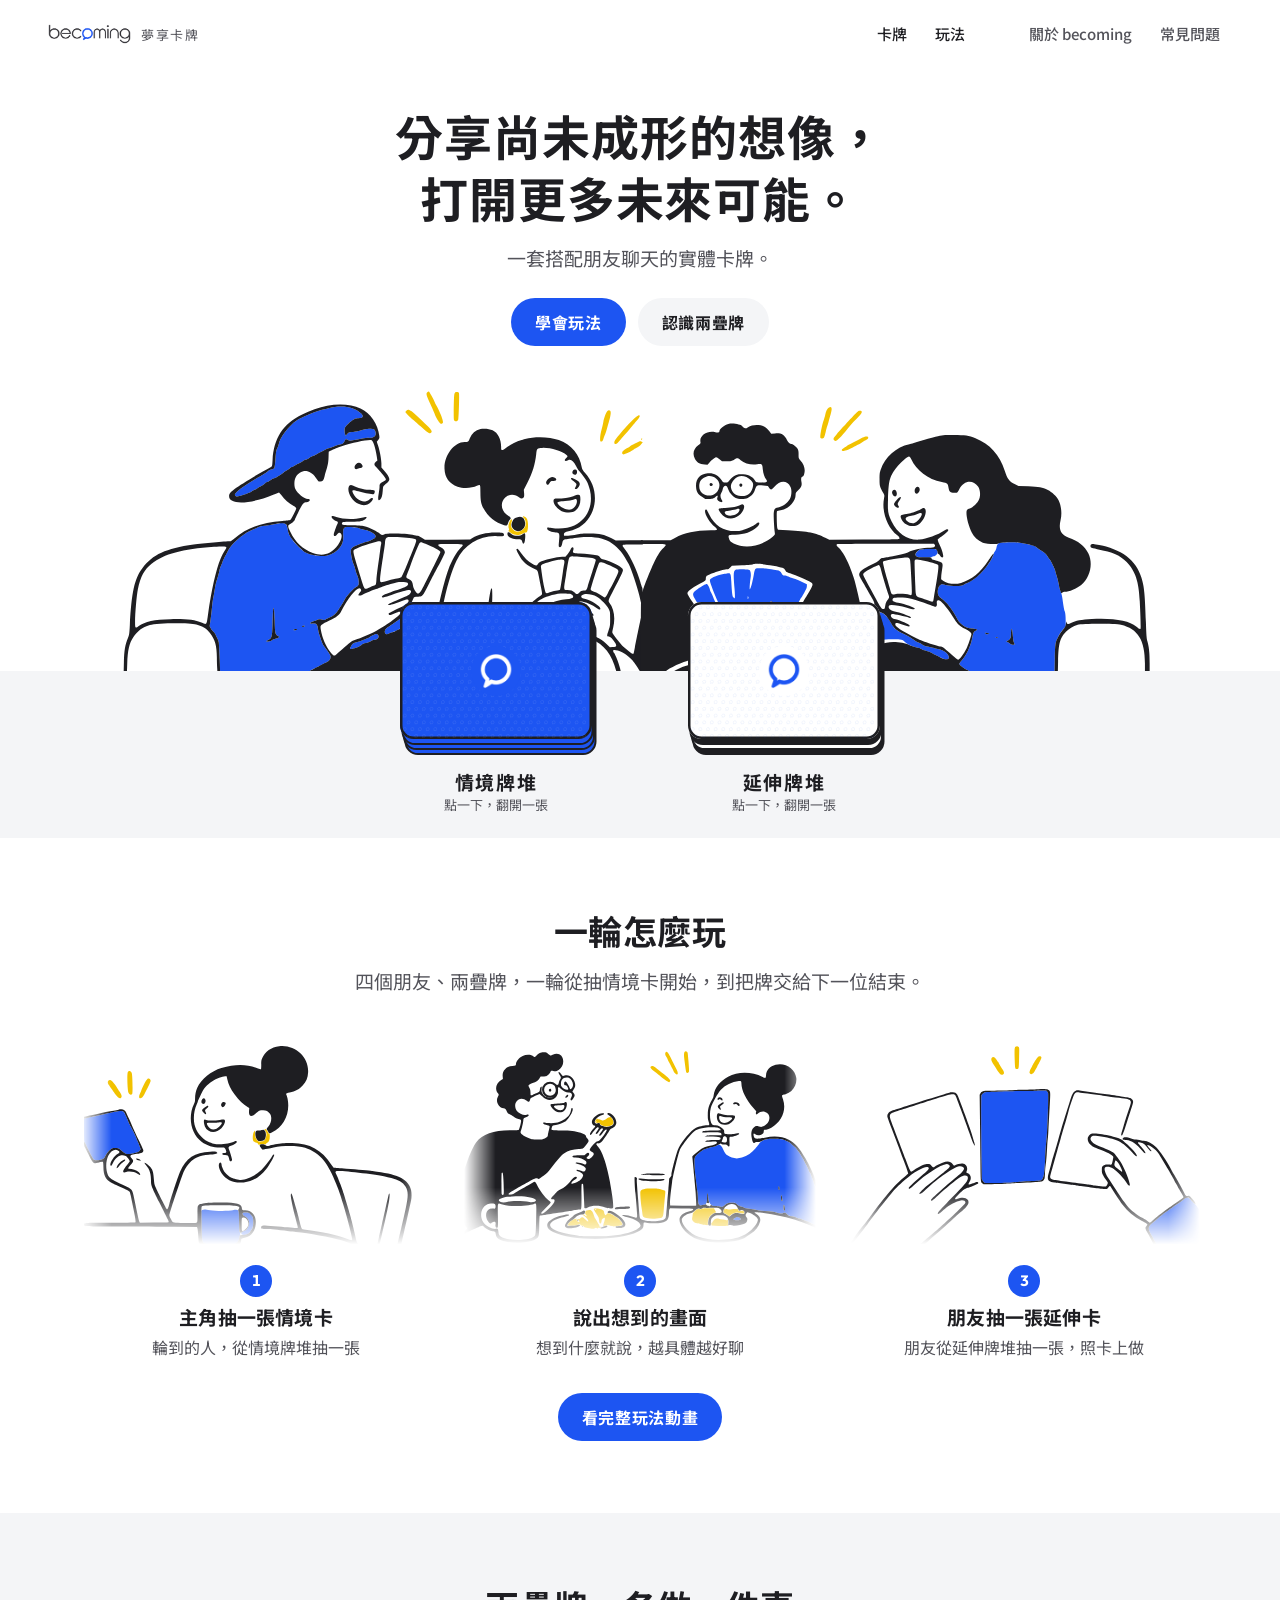
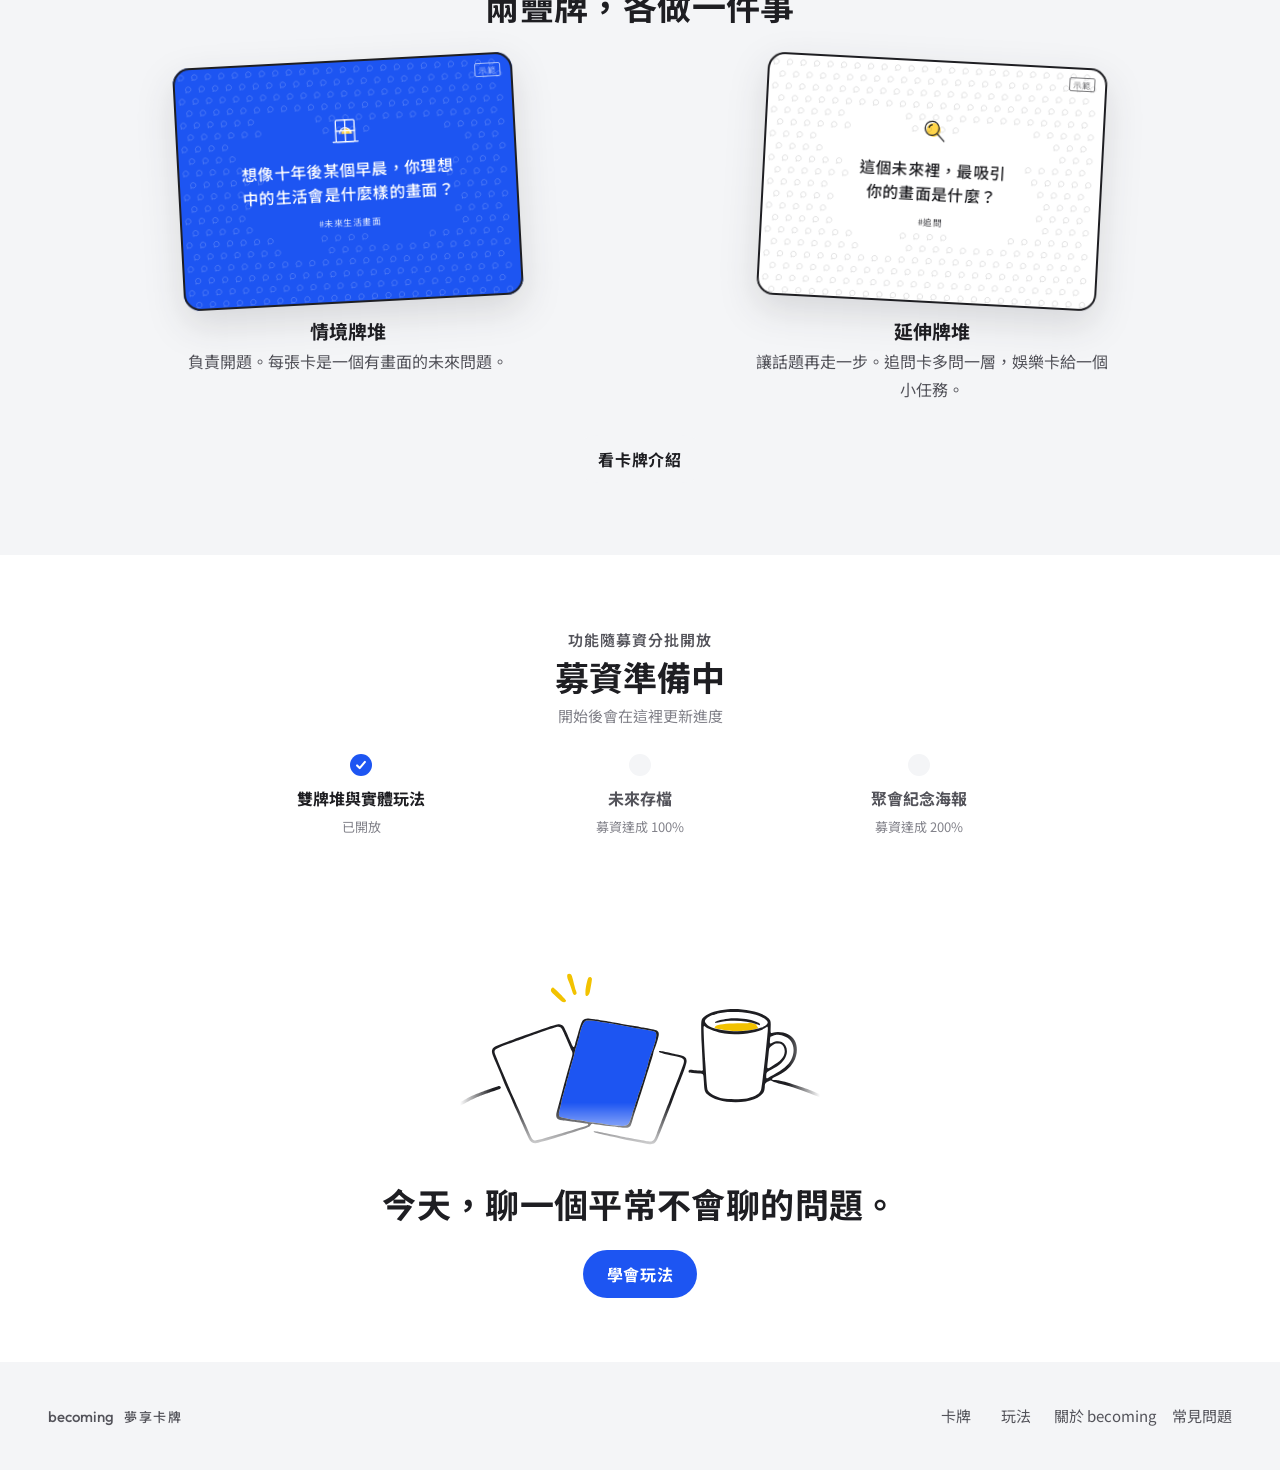
<file: faq/index.html>
<!DOCTYPE html><html lang="zh-Hant-TW"><head>
    <meta charset="utf-8">
    <meta name="viewport" content="width=device-width, initial-scale=1">
    <meta name="theme-color" content="#FBFBF8">
    <link rel="icon" type="image/png" sizes="32x32" href="/favicon-32.png">
    <link rel="apple-touch-icon" href="/apple-touch-icon.png">
    <script type="module" async="" crossorigin="" src="/assets/app-DZXh4pRh.js"></script>
    <link rel="stylesheet" crossorigin="" href="/assets/app-BkrD00Ur.css">
  <link rel="modulepreload" crossorigin="" href="/assets/FaqView-BxELa-fX.js"><link rel="stylesheet" href="/assets/FaqView-NsbT7Rku.css"><link rel="modulepreload" crossorigin="" href="/assets/PageIntro-CwxUgPDO.js"><link rel="stylesheet" href="/assets/PageIntro-BuA2GHx1.css"><title>常見問題｜becoming 夢享卡牌</title><meta name="description" content="怎麼開始玩、需不需要實體卡、答不出來怎麼辦，以及網站功能為什麼分批開放。"><meta property="og:type" content="website"><meta property="og:site_name" content="becoming 夢享卡牌"><meta property="og:locale" content="zh_TW"><meta property="og:title" content="常見問題｜becoming 夢享卡牌"><meta property="og:description" content="怎麼開始玩、需不需要實體卡、答不出來怎麼辦，以及網站功能為什麼分批開放。"><meta property="og:image" content="https://becoming-ing.github.io/og.png?v=2"><meta property="og:image:width" content="1200"><meta property="og:image:height" content="630"><meta property="og:url" content="https://becoming-ing.github.io/faq"><meta name="twitter:card" content="summary_large_image"><link rel="canonical" href="https://becoming-ing.github.io/faq"></head>
  <body>
    <div id="app" data-server-rendered="true"><!--[--><svg width="0" height="0" style="position:absolute;" aria-hidden="true" focusable="false"><symbol id="bw-bubble-glyph" viewBox="0 0 10 10" overflow="visible"><path d="M2.2 7.6A3.6 3.6 0 1 1 3.6 8.6L1.6 9.4z" fill="none" stroke-width="0.9" stroke-linejoin="round"></path></symbol></svg><a class="skip-link" href="#main">跳到主要內容</a><header class="site-header" data-v-58e348be=""><a href="/" class="site-header__home" aria-label="becoming 夢享卡牌 首頁" data-v-58e348be=""><img class="brand-logo" src="/assets/logo-full-BLMVAtkj.png" alt="becoming" height="20" width="83" decoding="async" data-v-58e348be="" data-v-c353de51=""><span class="site-header__zh" data-v-58e348be="">夢享卡牌</span></a><nav class="site-header__main" aria-label="主要導覽" data-v-58e348be=""><!--[--><a href="/cards" class="site-header__link" data-v-58e348be="">卡牌<!----></a><a href="/learn" class="site-header__link" data-v-58e348be="">玩法<!----></a><!--]--></nav><nav class="site-header__brand" aria-label="品牌" data-v-58e348be=""><!--[--><a href="/about" class="site-header__link site-header__link--brand" data-v-58e348be="">關於 becoming</a><a aria-current="page" href="/faq" class="router-link-active router-link-exact-active site-header__link site-header__link--brand" data-v-58e348be="">常見問題</a><!--]--></nav></header><main id="main" tabindex="-1"><div class="faq" data-v-17224510=""><header class="intro" data-v-17224510="" data-v-e10f19e7=""><!----><h1 class="intro__title" data-v-e10f19e7="">常見問題</h1><!----><!--[--><!--]--></header><div class="faq__list" data-v-17224510=""><!--[--><details id="start" class="qa" open="" data-v-17224510=""><summary class="qa__q" data-v-17224510=""><span class="qa__n num" aria-hidden="true" data-v-17224510="">01</span><span class="qa__text" data-v-17224510="">怎麼開始玩？</span><span class="qa__sign" aria-hidden="true" data-v-17224510=""></span></summary><div class="qa__a" data-v-17224510=""><!--[--><p data-v-17224510="">準備一副 becoming 卡牌，兩個人以上圍坐，把情境牌堆和延伸牌堆分開放在桌上。</p><p data-v-17224510="">輪到的人從情境牌堆抽一張，讀出題目，說出自己想到的畫面。接著朋友抽一張延伸卡，照卡上的追問或任務進行，結束後換下一位。</p><!--]--><p class="qa__links" data-v-17224510=""><!--[--><a href="/learn" class="" data-v-17224510="">看玩法動畫</a><!--]--></p><!----></div></details><details id="physical" class="qa" data-v-17224510=""><summary class="qa__q" data-v-17224510=""><span class="qa__n num" aria-hidden="true" data-v-17224510="">02</span><span class="qa__text" data-v-17224510="">一定要有實體卡嗎？</span><span class="qa__sign" aria-hidden="true" data-v-17224510=""></span></summary><div class="qa__a" data-v-17224510=""><!--[--><p data-v-17224510="">要。網站搭配實體卡使用，不提供題目清單，也不能在網站上抽牌。</p><!--]--><!----><!----></div></details><details id="rescue" class="qa" data-v-17224510=""><summary class="qa__q" data-v-17224510=""><span class="qa__n num" aria-hidden="true" data-v-17224510="">03</span><span class="qa__text" data-v-17224510="">抽到的題目答不出來怎麼辦？</span><span class="qa__sign" aria-hidden="true" data-v-17224510=""></span></summary><div class="qa__a" data-v-17224510=""><!--[--><p data-v-17224510="">可以請一位朋友先說一個版本給你參考，或大家一起隨便亂想，從別人的答案裡挑一個接著說。真的不想回答，就換一張。</p><!--]--><!----><!----></div></details><details id="staged" class="qa" data-v-17224510=""><summary class="qa__q" data-v-17224510=""><span class="qa__n num" aria-hidden="true" data-v-17224510="">04</span><span class="qa__text" data-v-17224510="">網站功能為什麼分批開放？</span><span class="qa__sign" aria-hidden="true" data-v-17224510=""></span></summary><div class="qa__a" data-v-17224510=""><!--[--><p data-v-17224510="">網站的功能依募資進度解鎖。達到下一個門檻後，網站更新時就會開放對應的功能。已經開放的功能不會再關閉。</p><!--]--><!----><div class="qa__funding" data-v-17224510=""><section class="fund fund--compact" aria-label="募資與功能開放" data-v-17224510="" data-v-b0782d60=""><div class="fund__head" data-v-b0782d60=""><p class="fund__kicker" data-v-b0782d60="">功能隨募資分批開放</p><p class="fund__big" data-v-b0782d60="">募資準備中</p><p class="fund__meta" data-v-b0782d60=""><span data-v-b0782d60="">開始後會在這裡更新進度</span><!----></p><!----></div><ol class="fund__steps" data-v-b0782d60=""><!--[--><li class="done" data-v-b0782d60=""><span class="fund__dot" aria-hidden="true" data-v-b0782d60=""><svg viewBox="0 0 16 16" data-v-b0782d60=""><path d="M3.5 8.5 6.5 11.5 12.5 4.5" fill="none" stroke="#fff" stroke-width="2.4" stroke-linecap="round" stroke-linejoin="round" data-v-b0782d60=""></path></svg></span><b data-v-b0782d60="">雙牌堆與實體玩法<span class="visually-hidden" data-v-b0782d60="">（已開放）</span></b><small data-v-b0782d60="">已開放</small><!----></li><li class="" data-v-b0782d60=""><span class="fund__dot" aria-hidden="true" data-v-b0782d60=""><!----></span><b data-v-b0782d60="">未來存檔<span class="visually-hidden" data-v-b0782d60="">（尚未開放）</span></b><small data-v-b0782d60="">募資達成 100%</small><!----></li><li class="" data-v-b0782d60=""><span class="fund__dot" aria-hidden="true" data-v-b0782d60=""><!----></span><b data-v-b0782d60="">聚會紀念海報<span class="visually-hidden" data-v-b0782d60="">（尚未開放）</span></b><small data-v-b0782d60="">募資達成 200%</small><!----></li><!--]--></ol></section></div></div></details><!--]--></div></div></main><footer class="site-footer" data-v-54c50024=""><p class="site-footer__name" data-v-54c50024="">becoming<span data-v-54c50024="">夢享卡牌</span></p><nav aria-label="頁尾" data-v-54c50024=""><ul data-v-54c50024=""><!--[--><li data-v-54c50024=""><a href="/cards" class="" data-v-54c50024="">卡牌</a></li><li data-v-54c50024=""><a href="/learn" class="" data-v-54c50024="">玩法</a></li><li data-v-54c50024=""><a href="/about" class="" data-v-54c50024="">關於 becoming</a></li><li data-v-54c50024=""><a aria-current="page" href="/faq" class="router-link-active router-link-exact-active" data-v-54c50024="">常見問題</a></li><!--]--></ul></nav></footer><nav class="bottom-nav" aria-label="主要導覽" data-v-f21ff1e3=""><!--[--><a href="/" class="bottom-nav__item" data-v-f21ff1e3=""><span class="bottom-nav__label" data-v-f21ff1e3="">首頁</span><!----></a><a href="/cards" class="bottom-nav__item" data-v-f21ff1e3=""><span class="bottom-nav__label" data-v-f21ff1e3="">卡牌</span><!----></a><a href="/learn" class="bottom-nav__item" data-v-f21ff1e3=""><span class="bottom-nav__label" data-v-f21ff1e3="">玩法</span><!----></a><!--]--></nav><!----><!--]--></div>
  

</body></html>
</file>
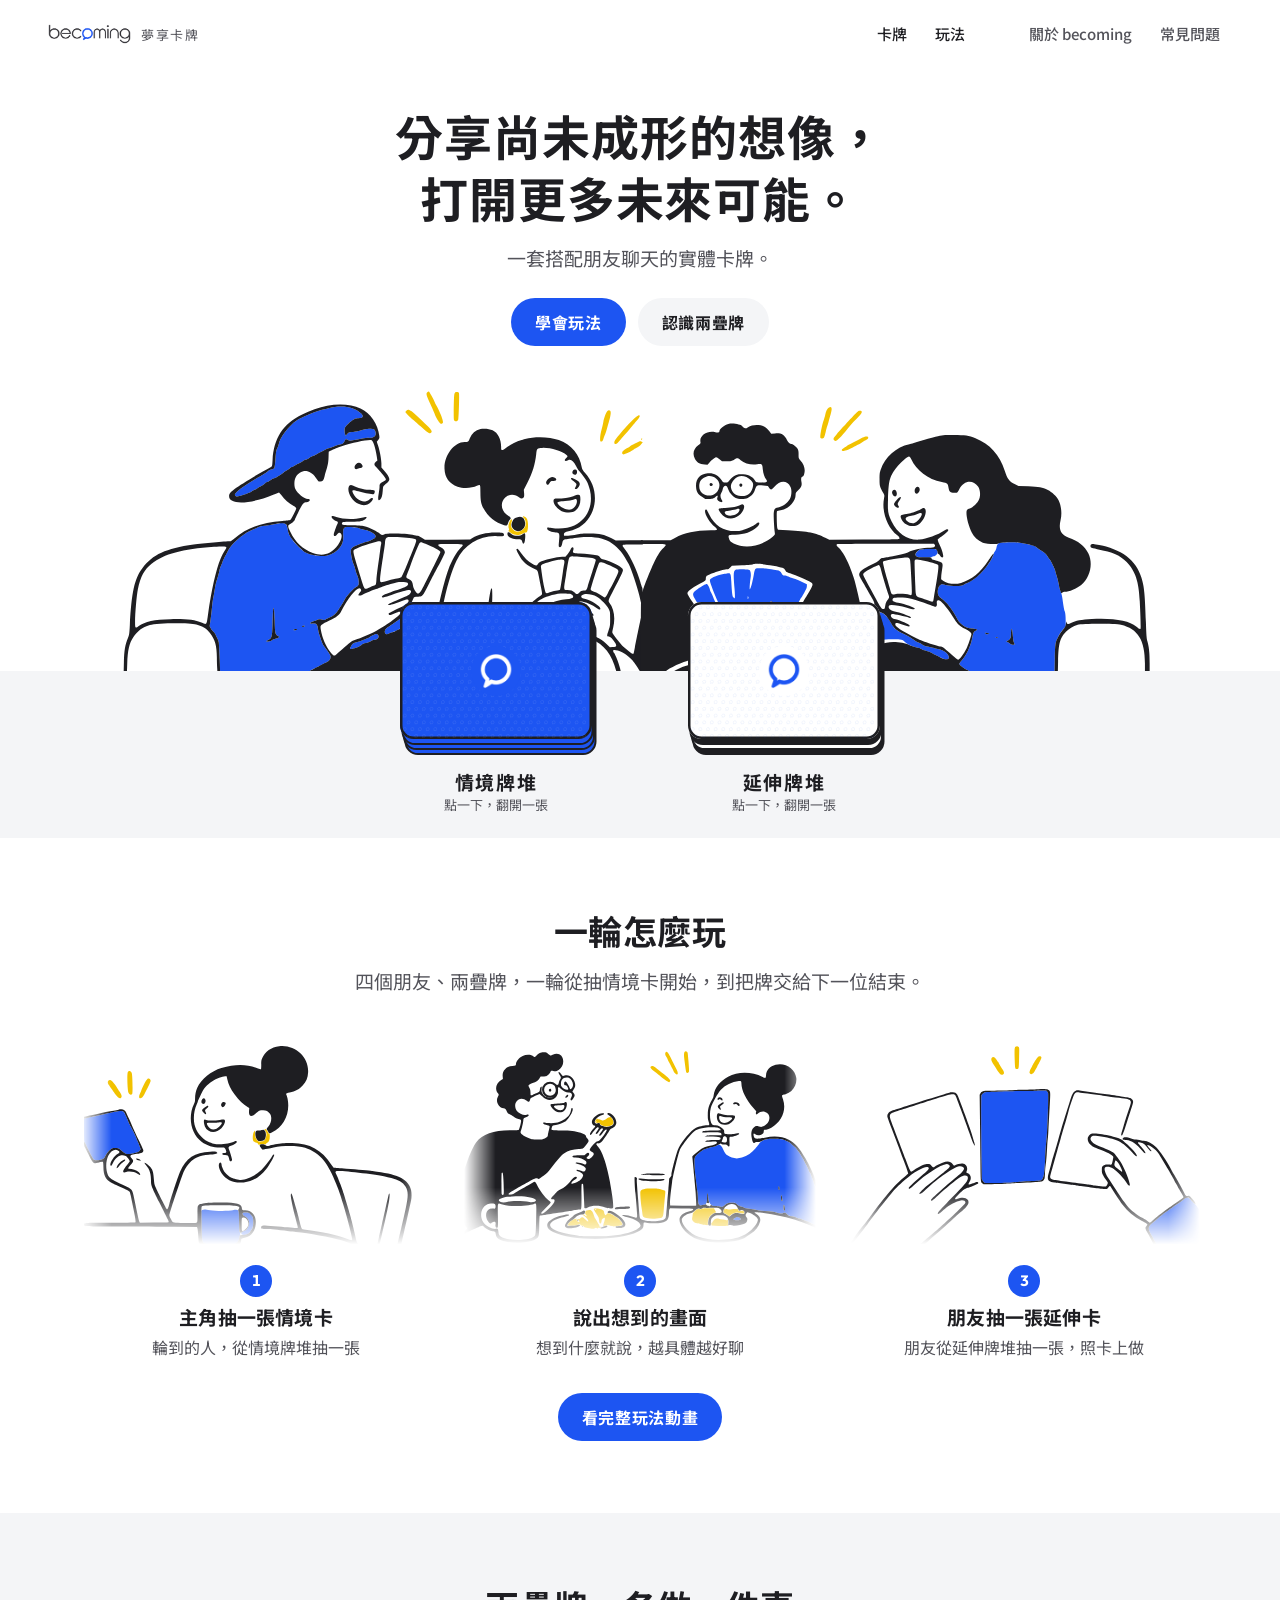
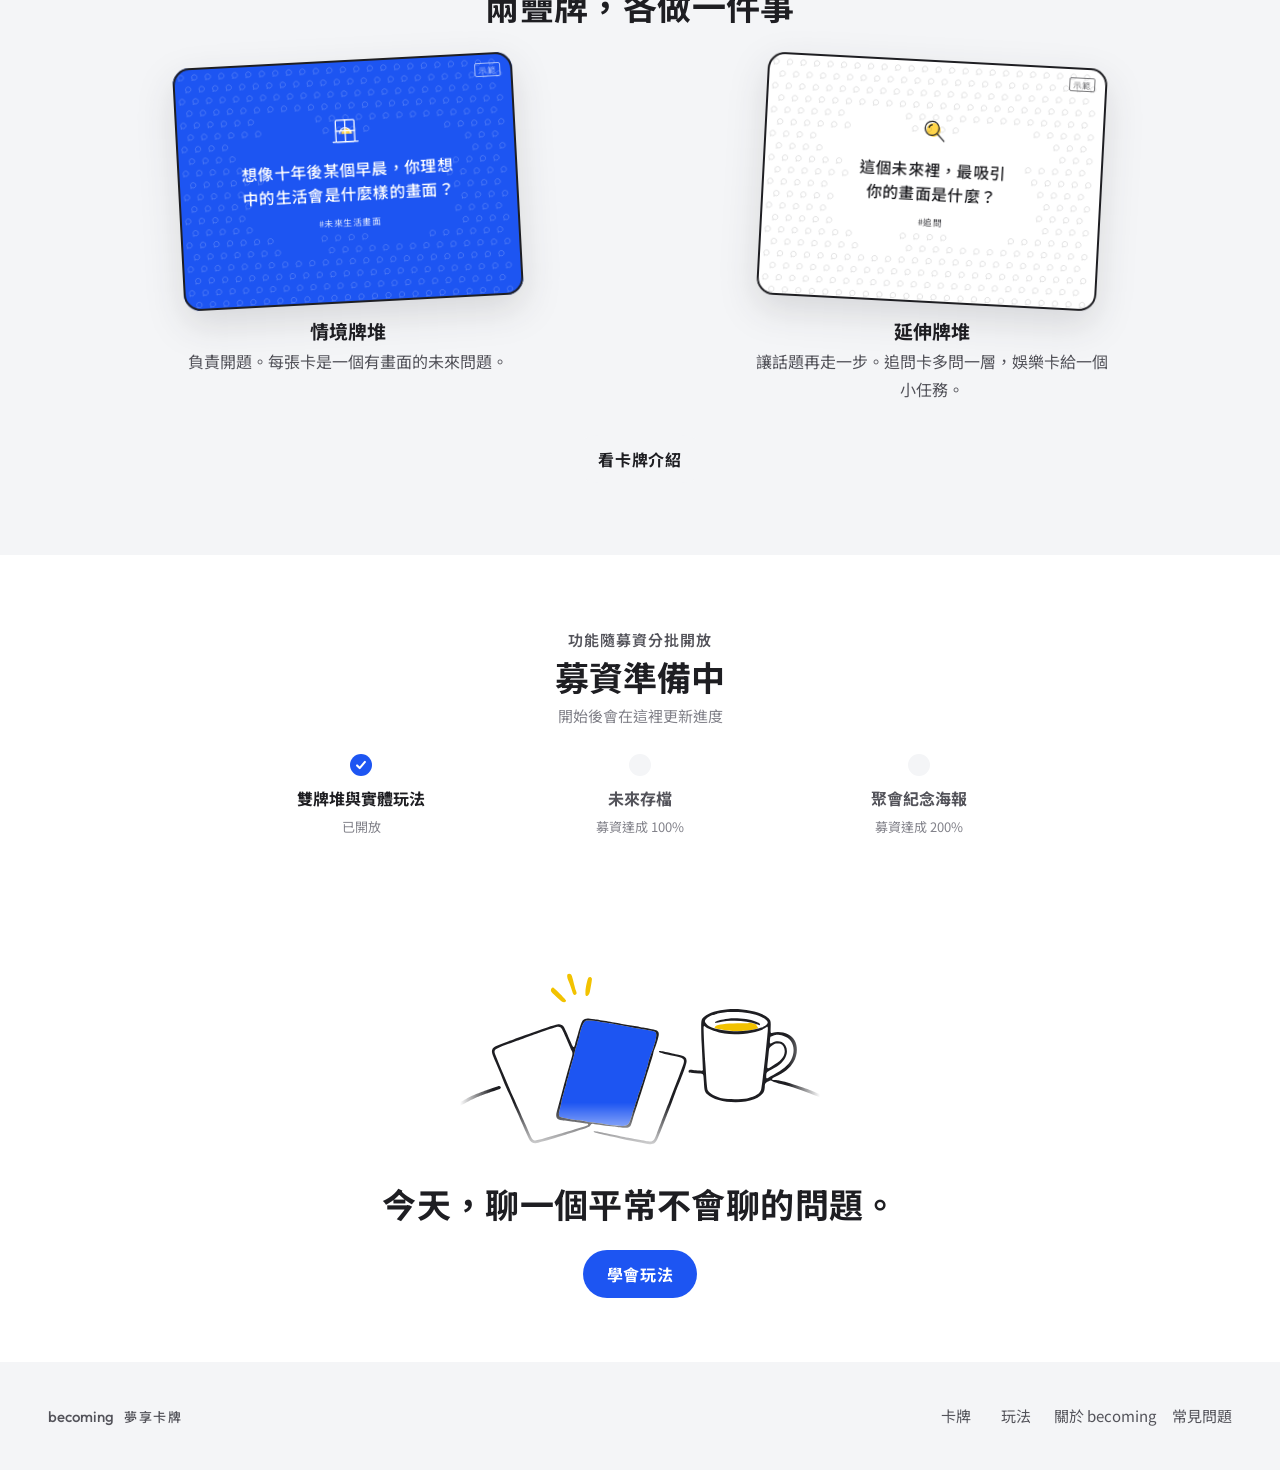
<file: learn/index.html>
<!DOCTYPE html><html lang="zh-Hant-TW"><head>
    <meta charset="utf-8">
    <meta name="viewport" content="width=device-width, initial-scale=1">
    <meta name="theme-color" content="#FBFBF8">
    <link rel="icon" type="image/png" sizes="32x32" href="/favicon-32.png">
    <link rel="apple-touch-icon" href="/apple-touch-icon.png">
    <script type="module" async="" crossorigin="" src="/assets/app-DZXh4pRh.js"></script>
    <link rel="stylesheet" crossorigin="" href="/assets/app-BkrD00Ur.css">
  <link rel="modulepreload" crossorigin="" href="/assets/LearnView-BB5QCkHu.js"><link rel="stylesheet" href="/assets/LearnView-CwbPSUhr.css"><link rel="modulepreload" crossorigin="" href="/assets/PageIntro-CwxUgPDO.js"><link rel="stylesheet" href="/assets/PageIntro-BuA2GHx1.css"><title>學會玩法｜becoming 夢享卡牌</title><meta name="description" content="用一段動畫看懂 becoming 的基本玩法：抽情境卡、說出畫面、朋友延伸、換下一位。"><meta property="og:type" content="website"><meta property="og:site_name" content="becoming 夢享卡牌"><meta property="og:locale" content="zh_TW"><meta property="og:title" content="學會玩法｜becoming 夢享卡牌"><meta property="og:description" content="用一段動畫看懂 becoming 的基本玩法：抽情境卡、說出畫面、朋友延伸、換下一位。"><meta property="og:image" content="https://becoming-ing.github.io/og.png?v=2"><meta property="og:image:width" content="1200"><meta property="og:image:height" content="630"><meta property="og:url" content="https://becoming-ing.github.io/learn"><meta name="twitter:card" content="summary_large_image"><link rel="canonical" href="https://becoming-ing.github.io/learn"></head>
  <body>
    <div id="app" data-server-rendered="true"><!--[--><svg width="0" height="0" style="position:absolute;" aria-hidden="true" focusable="false"><symbol id="bw-bubble-glyph" viewBox="0 0 10 10" overflow="visible"><path d="M2.2 7.6A3.6 3.6 0 1 1 3.6 8.6L1.6 9.4z" fill="none" stroke-width="0.9" stroke-linejoin="round"></path></symbol></svg><a class="skip-link" href="#main">跳到主要內容</a><header class="site-header" data-v-58e348be=""><a href="/" class="site-header__home" aria-label="becoming 夢享卡牌 首頁" data-v-58e348be=""><img class="brand-logo" src="/assets/logo-full-BLMVAtkj.png" alt="becoming" height="20" width="83" decoding="async" data-v-58e348be="" data-v-c353de51=""><span class="site-header__zh" data-v-58e348be="">夢享卡牌</span></a><nav class="site-header__main" aria-label="主要導覽" data-v-58e348be=""><!--[--><a href="/cards" class="site-header__link" data-v-58e348be="">卡牌<!----></a><a aria-current="page" href="/learn" class="router-link-active router-link-exact-active site-header__link" data-v-58e348be="">玩法<!----></a><!--]--></nav><nav class="site-header__brand" aria-label="品牌" data-v-58e348be=""><!--[--><a href="/about" class="site-header__link site-header__link--brand" data-v-58e348be="">關於 becoming</a><a href="/faq" class="site-header__link site-header__link--brand" data-v-58e348be="">常見問題</a><!--]--></nav></header><main id="main" tabindex="-1"><div class="learn" data-v-1b52329e=""><header class="intro" data-v-1b52329e="" data-v-e10f19e7=""><!----><h1 class="intro__title" data-v-e10f19e7="">學會玩法</h1><p class="intro__lead" data-v-e10f19e7="">四個朋友、兩疊牌，一輪從抽情境卡開始，到把牌交給下一位結束。</p><!--[--><!--]--></header><!----><div class="learn__player" data-v-1b52329e=""><section class="tp tp--wide" aria-label="教學動畫：實體基本玩法" data-v-1b52329e="" data-v-1a5a789f=""><div class="tp__stage" style="height:560px;" data-v-1a5a789f=""><div class="tp__canvas" style="width:960px;height:560px;transform:scale(1);--u:1;" data-v-1a5a789f=""><div class="ss ss--wide" style="width:960px;height:560px;" data-v-1a5a789f="" data-v-192a1c2d=""><!--[--><div class="art-soft-b ss-frame" data-panel="g4" style="left:40px;top:278.2061482820977px;width:880px;height:257.7938517179023px;" data-v-192a1c2d=""><img src="/assets/g4-DlAeaEYF.svg" alt="" data-v-192a1c2d=""></div><div class="art-soft ss-frame" data-panel="p52" style="left:300px;top:130.50964467005076px;width:636px;height:405.49035532994924px;" data-v-192a1c2d=""><img src="/assets/p52-GmnhjXmJ.svg" alt="" data-v-192a1c2d=""></div><div class="art-soft ss-frame" data-panel="p14" style="left:300px;top:150.02173913043475px;width:636px;height:385.97826086956525px;" data-v-192a1c2d=""><img src="/assets/p14-BTLvT21V.svg" alt="" data-v-192a1c2d=""></div><div class="art-soft ss-frame" data-panel="p23" style="left:300px;top:172.24460431654677px;width:636px;height:363.75539568345323px;" data-v-192a1c2d=""><img src="/assets/p23-CObKCYKm.svg" alt="" data-v-192a1c2d=""></div><div class="art-soft ss-frame" data-panel="p32" style="left:300px;top:91.14440433212997px;width:636px;height:444.85559566787003px;" data-v-192a1c2d=""><img src="/assets/p32-DHoK-2Vr.svg" alt="" data-v-192a1c2d=""></div><div class="art-soft ss-frame" data-panel="p11" style="left:300px;top:138.7849462365591px;width:636px;height:397.2150537634409px;" data-v-192a1c2d=""><img src="/assets/p11-BlV7-miy.svg" alt="" data-v-192a1c2d=""></div><!--]--><!--[--><div class="pt ss-tag" data-key="seat-0" data-seg="seat" style="left:216px;top:296.25171790235083px;" data-v-192a1c2d=""><span data-v-192a1c2d="">阿哲</span></div><div class="pt ss-tag" data-key="seat-1" data-seg="seat" style="left:374.4px;top:314.297287522604px;" data-v-192a1c2d=""><span data-v-192a1c2d="">小安</span></div><div class="pt ss-tag" data-key="seat-2" data-seg="seat" style="left:559.1999999999999px;top:309.1414104882459px;" data-v-192a1c2d=""><span data-v-192a1c2d="">小凱</span></div><div class="pt ss-tag" data-key="seat-3" data-seg="seat" style="left:735.2px;top:322.0311030741411px;" data-v-192a1c2d=""><span data-v-192a1c2d="">米米</span></div><div class="pt ss-tag" data-key="draw-0" data-seg="draw" style="left:757.92px;top:171.0586802030457px;" data-v-192a1c2d=""><span data-v-192a1c2d="">小安</span></div><div class="pt ss-tag" data-key="answer-0" data-seg="answer" style="left:427.2px;top:165.46086956521737px;" data-v-192a1c2d=""><span data-v-192a1c2d="">小凱</span></div><div class="pt ss-tag" data-key="answer-1" data-seg="answer" style="left:846.96px;top:177.04021739130434px;" data-v-192a1c2d=""><span data-v-192a1c2d="">小安</span></div><div class="pt ss-tag" data-key="ext-0" data-seg="ext" style="left:369.96px;top:223.17035971223024px;" data-v-192a1c2d=""><span data-v-192a1c2d="">阿哲</span></div><div class="pt ss-tag" data-key="ext-1" data-seg="ext" style="left:808.8px;top:219.53280575539569px;" data-v-192a1c2d=""><span data-v-192a1c2d="">小安</span></div><div class="pt ss-tag" data-key="act-0" data-seg="act" style="left:389.04px;top:322.46931407942236px;" data-v-192a1c2d=""><span data-v-192a1c2d="">阿哲</span></div><div class="pt ss-tag" data-key="act-1" data-seg="act" style="left:598.92px;top:104.49007220216606px;" data-v-192a1c2d=""><span data-v-192a1c2d="">小安</span></div><div class="pt ss-tag" data-key="act-2" data-seg="act" style="left:846.96px;top:335.8149819494585px;" data-v-192a1c2d=""><span data-v-192a1c2d="">米米</span></div><div class="pt ss-tag" data-key="handoff-0" data-seg="handoff" style="left:357.24px;top:194.39505376344084px;" data-v-192a1c2d=""><span data-v-192a1c2d="">阿哲</span></div><div class="pt ss-tag" data-key="handoff-1" data-seg="handoff" style="left:630.72px;top:178.5064516129032px;" data-v-192a1c2d=""><span data-v-192a1c2d="">小安</span></div><div class="pt ss-tag" data-key="handoff-2" data-seg="handoff" style="left:846.96px;top:186.45075268817203px;" data-v-192a1c2d=""><span data-v-192a1c2d="">小凱</span></div><!--]--><!--[--><div class="pt ss-timer" data-key="act" style="left:363.6px;top:162.32129963898916px;" data-v-192a1c2d=""><svg width="60" height="60" viewBox="-30 -30 60 60" data-v-192a1c2d=""><circle r="26" fill="#fff" stroke="#1E1E22" stroke-width="2.4" data-v-192a1c2d=""></circle><circle class="ss-timer__ring" r="22" fill="none" stroke="#1D55F2" stroke-width="6" stroke-dasharray="138.23007675795088" transform="rotate(-90)" data-v-192a1c2d=""></circle><text y="5" text-anchor="middle" font-size="15" font-weight="700" fill="#1E1E22" data-v-192a1c2d="">10</text></svg></div><!--]--><!----><!--[--><div class="sbw ss-bubble" style="left:770.64px;top:204.0586956521739px;" data-key="answer-0" data-seg="answer" data-v-192a1c2d="" data-v-bc237b54=""><div class="sb--right sb" style="max-width:280px;" data-v-bc237b54=""><span class="sb__who" data-v-bc237b54="">小安</span><!--[-->我希望醒來不用趕車，可以慢慢做早餐。<!--]--></div></div><div class="sbw ss-bubble" style="left:509.88px;top:230.44546762589928px;" data-key="ext-0" data-seg="ext" data-v-192a1c2d="" data-v-bc237b54=""><div class="sb--left sb" style="max-width:280px;" data-v-bc237b54=""><span class="sb__who" data-v-bc237b54="">阿哲</span><!--[-->用 10 秒演出來，不能解釋喔。<!--]--></div></div><div class="sbw ss-bubble" style="left:779.1999999999999px;top:340.07667269439423px;" data-key="ask-0" data-seg="ask" data-v-192a1c2d="" data-v-bc237b54=""><div class="sb--right sb" style="max-width:280px;" data-v-bc237b54=""><span class="sb__who" data-v-bc237b54="">米米</span><!--[-->你在攪什麼？咖啡嗎？<!--]--></div></div><div class="sbw ss-bubble" style="left:392px;top:334.92079566003616px;" data-key="ask-1" data-seg="ask" data-v-192a1c2d="" data-v-bc237b54=""><div class="sb--left sb" style="max-width:280px;" data-v-bc237b54=""><span class="sb__who" data-v-bc237b54="">小安</span><!--[-->燕麥粥。窗邊有一張小桌子。<!--]--></div></div><div class="sbw ss-bubble" style="left:576.8px;top:329.76491862567815px;" data-key="ask-2" data-seg="ask" data-v-192a1c2d="" data-v-bc237b54=""><div class="sb--right sb" style="max-width:280px;" data-v-bc237b54=""><span class="sb__who" data-v-bc237b54="">小凱</span><!--[-->那我要住你隔壁，早上去蹭一碗。<!--]--></div></div><div class="sbw ss-bubble" style="left:471.72px;top:218.22795698924728px;" data-key="handoff-0" data-seg="handoff" data-v-192a1c2d="" data-v-bc237b54=""><div class="sb--left sb" style="max-width:280px;" data-v-bc237b54=""><span class="sb__who" data-v-bc237b54="">阿哲</span><!--[-->換我抽。<!--]--></div></div><!--]--><div class="ss-veil" data-v-192a1c2d=""></div><!--[--><div class="pt ss-close" data-code="Q001" style="left:618px;top:280px;" data-v-192a1c2d=""><div class="ss-close__in" style="width:440px;" data-v-192a1c2d=""><div class="card-face card-face--blue" aria-label="Q001：想像十年後某個早晨，你理想中的生活會是什麼樣的畫面？" role="img" data-v-192a1c2d="" data-v-31b8f9eb=""><svg class="bubble-border" viewBox="0 0 88 63" preserveAspectRatio="none" aria-hidden="true" data-v-31b8f9eb="" data-v-a622b3d8=""><g stroke="#ffffff" opacity="0.3" data-v-a622b3d8=""><!--[--><use href="#bw-bubble-glyph" x="1.2500000000000002" y="1.45" width="1.9" height="1.9" data-v-a622b3d8=""></use><use href="#bw-bubble-glyph" x="4.75" y="1.45" width="1.9" height="1.9" data-v-a622b3d8=""></use><use href="#bw-bubble-glyph" x="8.25" y="1.45" width="1.9" height="1.9" data-v-a622b3d8=""></use><use href="#bw-bubble-glyph" x="11.75" y="1.45" width="1.9" height="1.9" data-v-a622b3d8=""></use><use href="#bw-bubble-glyph" x="15.25" y="1.45" width="1.9" height="1.9" data-v-a622b3d8=""></use><use href="#bw-bubble-glyph" x="18.75" y="1.45" width="1.9" height="1.9" data-v-a622b3d8=""></use><use href="#bw-bubble-glyph" x="22.25" y="1.45" width="1.9" height="1.9" data-v-a622b3d8=""></use><use href="#bw-bubble-glyph" x="25.75" y="1.45" width="1.9" height="1.9" data-v-a622b3d8=""></use><use href="#bw-bubble-glyph" x="29.25" y="1.45" width="1.9" height="1.9" data-v-a622b3d8=""></use><use href="#bw-bubble-glyph" x="32.75" y="1.45" width="1.9" height="1.9" data-v-a622b3d8=""></use><use href="#bw-bubble-glyph" x="36.25" y="1.45" width="1.9" height="1.9" data-v-a622b3d8=""></use><use href="#bw-bubble-glyph" x="39.75" y="1.45" width="1.9" height="1.9" data-v-a622b3d8=""></use><use href="#bw-bubble-glyph" x="43.25" y="1.45" width="1.9" height="1.9" data-v-a622b3d8=""></use><use href="#bw-bubble-glyph" x="46.75" y="1.45" width="1.9" height="1.9" data-v-a622b3d8=""></use><use href="#bw-bubble-glyph" x="50.25" y="1.45" width="1.9" height="1.9" data-v-a622b3d8=""></use><use href="#bw-bubble-glyph" x="53.75" y="1.45" width="1.9" height="1.9" data-v-a622b3d8=""></use><use href="#bw-bubble-glyph" x="57.25" y="1.45" width="1.9" height="1.9" data-v-a622b3d8=""></use><use href="#bw-bubble-glyph" x="60.75" y="1.45" width="1.9" height="1.9" data-v-a622b3d8=""></use><use href="#bw-bubble-glyph" x="64.25" y="1.45" width="1.9" height="1.9" data-v-a622b3d8=""></use><use href="#bw-bubble-glyph" x="67.75" y="1.45" width="1.9" height="1.9" data-v-a622b3d8=""></use><use href="#bw-bubble-glyph" x="71.25" y="1.45" width="1.9" height="1.9" data-v-a622b3d8=""></use><use href="#bw-bubble-glyph" x="74.75" y="1.45" width="1.9" height="1.9" data-v-a622b3d8=""></use><use href="#bw-bubble-glyph" x="78.25" y="1.45" width="1.9" height="1.9" data-v-a622b3d8=""></use><use href="#bw-bubble-glyph" x="81.75" y="1.45" width="1.9" height="1.9" data-v-a622b3d8=""></use><use href="#bw-bubble-glyph" x="3" y="4.55" width="1.9" height="1.9" data-v-a622b3d8=""></use><use href="#bw-bubble-glyph" x="6.5" y="4.55" width="1.9" height="1.9" data-v-a622b3d8=""></use><use href="#bw-bubble-glyph" x="10" y="4.55" width="1.9" height="1.9" data-v-a622b3d8=""></use><use href="#bw-bubble-glyph" x="13.5" y="4.55" width="1.9" height="1.9" data-v-a622b3d8=""></use><use href="#bw-bubble-glyph" x="17" y="4.55" width="1.9" height="1.9" data-v-a622b3d8=""></use><use href="#bw-bubble-glyph" x="20.5" y="4.55" width="1.9" height="1.9" data-v-a622b3d8=""></use><use href="#bw-bubble-glyph" x="24" y="4.55" width="1.9" height="1.9" data-v-a622b3d8=""></use><use href="#bw-bubble-glyph" x="27.5" y="4.55" width="1.9" height="1.9" data-v-a622b3d8=""></use><use href="#bw-bubble-glyph" x="31" y="4.55" width="1.9" height="1.9" data-v-a622b3d8=""></use><use href="#bw-bubble-glyph" x="34.5" y="4.55" width="1.9" height="1.9" data-v-a622b3d8=""></use><use href="#bw-bubble-glyph" x="38" y="4.55" width="1.9" height="1.9" data-v-a622b3d8=""></use><use href="#bw-bubble-glyph" x="41.5" y="4.55" width="1.9" height="1.9" data-v-a622b3d8=""></use><use href="#bw-bubble-glyph" x="45" y="4.55" width="1.9" height="1.9" data-v-a622b3d8=""></use><use href="#bw-bubble-glyph" x="48.5" y="4.55" width="1.9" height="1.9" data-v-a622b3d8=""></use><use href="#bw-bubble-glyph" x="52" y="4.55" width="1.9" height="1.9" data-v-a622b3d8=""></use><use href="#bw-bubble-glyph" x="55.5" y="4.55" width="1.9" height="1.9" data-v-a622b3d8=""></use><use href="#bw-bubble-glyph" x="59" y="4.55" width="1.9" height="1.9" data-v-a622b3d8=""></use><use href="#bw-bubble-glyph" x="62.5" y="4.55" width="1.9" height="1.9" data-v-a622b3d8=""></use><use href="#bw-bubble-glyph" x="66" y="4.55" width="1.9" height="1.9" data-v-a622b3d8=""></use><use href="#bw-bubble-glyph" x="69.5" y="4.55" width="1.9" height="1.9" data-v-a622b3d8=""></use><use href="#bw-bubble-glyph" x="73" y="4.55" width="1.9" height="1.9" data-v-a622b3d8=""></use><use href="#bw-bubble-glyph" x="76.5" y="4.55" width="1.9" height="1.9" data-v-a622b3d8=""></use><use href="#bw-bubble-glyph" x="80" y="4.55" width="1.9" height="1.9" data-v-a622b3d8=""></use><use href="#bw-bubble-glyph" x="83.5" y="4.55" width="1.9" height="1.9" data-v-a622b3d8=""></use><use href="#bw-bubble-glyph" x="1.2500000000000002" y="7.6499999999999995" width="1.9" height="1.9" data-v-a622b3d8=""></use><use href="#bw-bubble-glyph" x="4.75" y="7.6499999999999995" width="1.9" height="1.9" data-v-a622b3d8=""></use><use href="#bw-bubble-glyph" x="8.25" y="7.6499999999999995" width="1.9" height="1.9" data-v-a622b3d8=""></use><use href="#bw-bubble-glyph" x="11.75" y="7.6499999999999995" width="1.9" height="1.9" data-v-a622b3d8=""></use><use href="#bw-bubble-glyph" x="15.25" y="7.6499999999999995" width="1.9" height="1.9" data-v-a622b3d8=""></use><use href="#bw-bubble-glyph" x="18.75" y="7.6499999999999995" width="1.9" height="1.9" data-v-a622b3d8=""></use><use href="#bw-bubble-glyph" x="22.25" y="7.6499999999999995" width="1.9" height="1.9" data-v-a622b3d8=""></use><use href="#bw-bubble-glyph" x="25.75" y="7.6499999999999995" width="1.9" height="1.9" data-v-a622b3d8=""></use><use href="#bw-bubble-glyph" x="29.25" y="7.6499999999999995" width="1.9" height="1.9" data-v-a622b3d8=""></use><use href="#bw-bubble-glyph" x="32.75" y="7.6499999999999995" width="1.9" height="1.9" data-v-a622b3d8=""></use><use href="#bw-bubble-glyph" x="36.25" y="7.6499999999999995" width="1.9" height="1.9" data-v-a622b3d8=""></use><use href="#bw-bubble-glyph" x="39.75" y="7.6499999999999995" width="1.9" height="1.9" data-v-a622b3d8=""></use><use href="#bw-bubble-glyph" x="43.25" y="7.6499999999999995" width="1.9" height="1.9" data-v-a622b3d8=""></use><use href="#bw-bubble-glyph" x="46.75" y="7.6499999999999995" width="1.9" height="1.9" data-v-a622b3d8=""></use><use href="#bw-bubble-glyph" x="50.25" y="7.6499999999999995" width="1.9" height="1.9" data-v-a622b3d8=""></use><use href="#bw-bubble-glyph" x="53.75" y="7.6499999999999995" width="1.9" height="1.9" data-v-a622b3d8=""></use><use href="#bw-bubble-glyph" x="57.25" y="7.6499999999999995" width="1.9" height="1.9" data-v-a622b3d8=""></use><use href="#bw-bubble-glyph" x="60.75" y="7.6499999999999995" width="1.9" height="1.9" data-v-a622b3d8=""></use><use href="#bw-bubble-glyph" x="64.25" y="7.6499999999999995" width="1.9" height="1.9" data-v-a622b3d8=""></use><use href="#bw-bubble-glyph" x="67.75" y="7.6499999999999995" width="1.9" height="1.9" data-v-a622b3d8=""></use><use href="#bw-bubble-glyph" x="71.25" y="7.6499999999999995" width="1.9" height="1.9" data-v-a622b3d8=""></use><use href="#bw-bubble-glyph" x="74.75" y="7.6499999999999995" width="1.9" height="1.9" data-v-a622b3d8=""></use><use href="#bw-bubble-glyph" x="78.25" y="7.6499999999999995" width="1.9" height="1.9" data-v-a622b3d8=""></use><use href="#bw-bubble-glyph" x="81.75" y="7.6499999999999995" width="1.9" height="1.9" data-v-a622b3d8=""></use><use href="#bw-bubble-glyph" x="3" y="10.750000000000002" width="1.9" height="1.9" data-v-a622b3d8=""></use><use href="#bw-bubble-glyph" x="6.5" y="10.750000000000002" width="1.9" height="1.9" data-v-a622b3d8=""></use><use href="#bw-bubble-glyph" x="10" y="10.750000000000002" width="1.9" height="1.9" data-v-a622b3d8=""></use><use href="#bw-bubble-glyph" x="13.5" y="10.750000000000002" width="1.9" height="1.9" data-v-a622b3d8=""></use><use href="#bw-bubble-glyph" x="17" y="10.750000000000002" width="1.9" height="1.9" data-v-a622b3d8=""></use><use href="#bw-bubble-glyph" x="20.5" y="10.750000000000002" width="1.9" height="1.9" data-v-a622b3d8=""></use><use href="#bw-bubble-glyph" x="24" y="10.750000000000002" width="1.9" height="1.9" data-v-a622b3d8=""></use><use href="#bw-bubble-glyph" x="27.5" y="10.750000000000002" width="1.9" height="1.9" data-v-a622b3d8=""></use><use href="#bw-bubble-glyph" x="31" y="10.750000000000002" width="1.9" height="1.9" data-v-a622b3d8=""></use><use href="#bw-bubble-glyph" x="34.5" y="10.750000000000002" width="1.9" height="1.9" data-v-a622b3d8=""></use><use href="#bw-bubble-glyph" x="38" y="10.750000000000002" width="1.9" height="1.9" data-v-a622b3d8=""></use><use href="#bw-bubble-glyph" x="41.5" y="10.750000000000002" width="1.9" height="1.9" data-v-a622b3d8=""></use><use href="#bw-bubble-glyph" x="45" y="10.750000000000002" width="1.9" height="1.9" data-v-a622b3d8=""></use><use href="#bw-bubble-glyph" x="48.5" y="10.750000000000002" width="1.9" height="1.9" data-v-a622b3d8=""></use><use href="#bw-bubble-glyph" x="52" y="10.750000000000002" width="1.9" height="1.9" data-v-a622b3d8=""></use><use href="#bw-bubble-glyph" x="55.5" y="10.750000000000002" width="1.9" height="1.9" data-v-a622b3d8=""></use><use href="#bw-bubble-glyph" x="59" y="10.750000000000002" width="1.9" height="1.9" data-v-a622b3d8=""></use><use href="#bw-bubble-glyph" x="62.5" y="10.750000000000002" width="1.9" height="1.9" data-v-a622b3d8=""></use><use href="#bw-bubble-glyph" x="66" y="10.750000000000002" width="1.9" height="1.9" data-v-a622b3d8=""></use><use href="#bw-bubble-glyph" x="69.5" y="10.750000000000002" width="1.9" height="1.9" data-v-a622b3d8=""></use><use href="#bw-bubble-glyph" x="73" y="10.750000000000002" width="1.9" height="1.9" data-v-a622b3d8=""></use><use href="#bw-bubble-glyph" x="76.5" y="10.750000000000002" width="1.9" height="1.9" data-v-a622b3d8=""></use><use href="#bw-bubble-glyph" x="80" y="10.750000000000002" width="1.9" height="1.9" data-v-a622b3d8=""></use><use href="#bw-bubble-glyph" x="83.5" y="10.750000000000002" width="1.9" height="1.9" data-v-a622b3d8=""></use><use href="#bw-bubble-glyph" x="1.2500000000000002" y="13.850000000000001" width="1.9" height="1.9" data-v-a622b3d8=""></use><use href="#bw-bubble-glyph" x="4.75" y="13.850000000000001" width="1.9" height="1.9" data-v-a622b3d8=""></use><use href="#bw-bubble-glyph" x="8.25" y="13.850000000000001" width="1.9" height="1.9" data-v-a622b3d8=""></use><use href="#bw-bubble-glyph" x="11.75" y="13.850000000000001" width="1.9" height="1.9" data-v-a622b3d8=""></use><use href="#bw-bubble-glyph" x="15.25" y="13.850000000000001" width="1.9" height="1.9" data-v-a622b3d8=""></use><use href="#bw-bubble-glyph" x="18.75" y="13.850000000000001" width="1.9" height="1.9" data-v-a622b3d8=""></use><use href="#bw-bubble-glyph" x="36.25" y="13.850000000000001" width="1.9" height="1.9" data-v-a622b3d8=""></use><use href="#bw-bubble-glyph" x="39.75" y="13.850000000000001" width="1.9" height="1.9" data-v-a622b3d8=""></use><use href="#bw-bubble-glyph" x="43.25" y="13.850000000000001" width="1.9" height="1.9" data-v-a622b3d8=""></use><use href="#bw-bubble-glyph" x="46.75" y="13.850000000000001" width="1.9" height="1.9" data-v-a622b3d8=""></use><use href="#bw-bubble-glyph" x="50.25" y="13.850000000000001" width="1.9" height="1.9" data-v-a622b3d8=""></use><use href="#bw-bubble-glyph" x="53.75" y="13.850000000000001" width="1.9" height="1.9" data-v-a622b3d8=""></use><use href="#bw-bubble-glyph" x="57.25" y="13.850000000000001" width="1.9" height="1.9" data-v-a622b3d8=""></use><use href="#bw-bubble-glyph" x="60.75" y="13.850000000000001" width="1.9" height="1.9" data-v-a622b3d8=""></use><use href="#bw-bubble-glyph" x="64.25" y="13.850000000000001" width="1.9" height="1.9" data-v-a622b3d8=""></use><use href="#bw-bubble-glyph" x="67.75" y="13.850000000000001" width="1.9" height="1.9" data-v-a622b3d8=""></use><use href="#bw-bubble-glyph" x="71.25" y="13.850000000000001" width="1.9" height="1.9" data-v-a622b3d8=""></use><use href="#bw-bubble-glyph" x="74.75" y="13.850000000000001" width="1.9" height="1.9" data-v-a622b3d8=""></use><use href="#bw-bubble-glyph" x="78.25" y="13.850000000000001" width="1.9" height="1.9" data-v-a622b3d8=""></use><use href="#bw-bubble-glyph" x="81.75" y="13.850000000000001" width="1.9" height="1.9" data-v-a622b3d8=""></use><use href="#bw-bubble-glyph" x="3" y="16.95" width="1.9" height="1.9" data-v-a622b3d8=""></use><use href="#bw-bubble-glyph" x="6.5" y="16.95" width="1.9" height="1.9" data-v-a622b3d8=""></use><use href="#bw-bubble-glyph" x="10" y="16.95" width="1.9" height="1.9" data-v-a622b3d8=""></use><use href="#bw-bubble-glyph" x="13.5" y="16.95" width="1.9" height="1.9" data-v-a622b3d8=""></use><use href="#bw-bubble-glyph" x="17" y="16.95" width="1.9" height="1.9" data-v-a622b3d8=""></use><use href="#bw-bubble-glyph" x="20.5" y="16.95" width="1.9" height="1.9" data-v-a622b3d8=""></use><use href="#bw-bubble-glyph" x="38" y="16.95" width="1.9" height="1.9" data-v-a622b3d8=""></use><use href="#bw-bubble-glyph" x="41.5" y="16.95" width="1.9" height="1.9" data-v-a622b3d8=""></use><use href="#bw-bubble-glyph" x="45" y="16.95" width="1.9" height="1.9" data-v-a622b3d8=""></use><use href="#bw-bubble-glyph" x="48.5" y="16.95" width="1.9" height="1.9" data-v-a622b3d8=""></use><use href="#bw-bubble-glyph" x="69.5" y="16.95" width="1.9" height="1.9" data-v-a622b3d8=""></use><use href="#bw-bubble-glyph" x="73" y="16.95" width="1.9" height="1.9" data-v-a622b3d8=""></use><use href="#bw-bubble-glyph" x="76.5" y="16.95" width="1.9" height="1.9" data-v-a622b3d8=""></use><use href="#bw-bubble-glyph" x="80" y="16.95" width="1.9" height="1.9" data-v-a622b3d8=""></use><use href="#bw-bubble-glyph" x="83.5" y="16.95" width="1.9" height="1.9" data-v-a622b3d8=""></use><use href="#bw-bubble-glyph" x="1.2500000000000002" y="20.05" width="1.9" height="1.9" data-v-a622b3d8=""></use><use href="#bw-bubble-glyph" x="4.75" y="20.05" width="1.9" height="1.9" data-v-a622b3d8=""></use><use href="#bw-bubble-glyph" x="8.25" y="20.05" width="1.9" height="1.9" data-v-a622b3d8=""></use><use href="#bw-bubble-glyph" x="11.75" y="20.05" width="1.9" height="1.9" data-v-a622b3d8=""></use><use href="#bw-bubble-glyph" x="74.75" y="20.05" width="1.9" height="1.9" data-v-a622b3d8=""></use><use href="#bw-bubble-glyph" x="78.25" y="20.05" width="1.9" height="1.9" data-v-a622b3d8=""></use><use href="#bw-bubble-glyph" x="81.75" y="20.05" width="1.9" height="1.9" data-v-a622b3d8=""></use><use href="#bw-bubble-glyph" x="3" y="23.15" width="1.9" height="1.9" data-v-a622b3d8=""></use><use href="#bw-bubble-glyph" x="6.5" y="23.15" width="1.9" height="1.9" data-v-a622b3d8=""></use><use href="#bw-bubble-glyph" x="10" y="23.15" width="1.9" height="1.9" data-v-a622b3d8=""></use><use href="#bw-bubble-glyph" x="13.5" y="23.15" width="1.9" height="1.9" data-v-a622b3d8=""></use><use href="#bw-bubble-glyph" x="76.5" y="23.15" width="1.9" height="1.9" data-v-a622b3d8=""></use><use href="#bw-bubble-glyph" x="80" y="23.15" width="1.9" height="1.9" data-v-a622b3d8=""></use><use href="#bw-bubble-glyph" x="83.5" y="23.15" width="1.9" height="1.9" data-v-a622b3d8=""></use><use href="#bw-bubble-glyph" x="1.2500000000000002" y="26.25" width="1.9" height="1.9" data-v-a622b3d8=""></use><use href="#bw-bubble-glyph" x="4.75" y="26.25" width="1.9" height="1.9" data-v-a622b3d8=""></use><use href="#bw-bubble-glyph" x="8.25" y="26.25" width="1.9" height="1.9" data-v-a622b3d8=""></use><use href="#bw-bubble-glyph" x="11.75" y="26.25" width="1.9" height="1.9" data-v-a622b3d8=""></use><use href="#bw-bubble-glyph" x="15.25" y="26.25" width="1.9" height="1.9" data-v-a622b3d8=""></use><use href="#bw-bubble-glyph" x="18.75" y="26.25" width="1.9" height="1.9" data-v-a622b3d8=""></use><use href="#bw-bubble-glyph" x="67.75" y="26.25" width="1.9" height="1.9" data-v-a622b3d8=""></use><use href="#bw-bubble-glyph" x="71.25" y="26.25" width="1.9" height="1.9" data-v-a622b3d8=""></use><use href="#bw-bubble-glyph" x="74.75" y="26.25" width="1.9" height="1.9" data-v-a622b3d8=""></use><use href="#bw-bubble-glyph" x="78.25" y="26.25" width="1.9" height="1.9" data-v-a622b3d8=""></use><use href="#bw-bubble-glyph" x="81.75" y="26.25" width="1.9" height="1.9" data-v-a622b3d8=""></use><use href="#bw-bubble-glyph" x="3" y="29.35" width="1.9" height="1.9" data-v-a622b3d8=""></use><use href="#bw-bubble-glyph" x="6.5" y="29.35" width="1.9" height="1.9" data-v-a622b3d8=""></use><use href="#bw-bubble-glyph" x="10" y="29.35" width="1.9" height="1.9" data-v-a622b3d8=""></use><use href="#bw-bubble-glyph" x="13.5" y="29.35" width="1.9" height="1.9" data-v-a622b3d8=""></use><use href="#bw-bubble-glyph" x="17" y="29.35" width="1.9" height="1.9" data-v-a622b3d8=""></use><use href="#bw-bubble-glyph" x="20.5" y="29.35" width="1.9" height="1.9" data-v-a622b3d8=""></use><use href="#bw-bubble-glyph" x="69.5" y="29.35" width="1.9" height="1.9" data-v-a622b3d8=""></use><use href="#bw-bubble-glyph" x="73" y="29.35" width="1.9" height="1.9" data-v-a622b3d8=""></use><use href="#bw-bubble-glyph" x="76.5" y="29.35" width="1.9" height="1.9" data-v-a622b3d8=""></use><use href="#bw-bubble-glyph" x="80" y="29.35" width="1.9" height="1.9" data-v-a622b3d8=""></use><use href="#bw-bubble-glyph" x="83.5" y="29.35" width="1.9" height="1.9" data-v-a622b3d8=""></use><use href="#bw-bubble-glyph" x="1.2500000000000002" y="32.449999999999996" width="1.9" height="1.9" data-v-a622b3d8=""></use><use href="#bw-bubble-glyph" x="4.75" y="32.449999999999996" width="1.9" height="1.9" data-v-a622b3d8=""></use><use href="#bw-bubble-glyph" x="8.25" y="32.449999999999996" width="1.9" height="1.9" data-v-a622b3d8=""></use><use href="#bw-bubble-glyph" x="11.75" y="32.449999999999996" width="1.9" height="1.9" data-v-a622b3d8=""></use><use href="#bw-bubble-glyph" x="15.25" y="32.449999999999996" width="1.9" height="1.9" data-v-a622b3d8=""></use><use href="#bw-bubble-glyph" x="71.25" y="32.449999999999996" width="1.9" height="1.9" data-v-a622b3d8=""></use><use href="#bw-bubble-glyph" x="74.75" y="32.449999999999996" width="1.9" height="1.9" data-v-a622b3d8=""></use><use href="#bw-bubble-glyph" x="78.25" y="32.449999999999996" width="1.9" height="1.9" data-v-a622b3d8=""></use><use href="#bw-bubble-glyph" x="81.75" y="32.449999999999996" width="1.9" height="1.9" data-v-a622b3d8=""></use><use href="#bw-bubble-glyph" x="3" y="35.55" width="1.9" height="1.9" data-v-a622b3d8=""></use><use href="#bw-bubble-glyph" x="6.5" y="35.55" width="1.9" height="1.9" data-v-a622b3d8=""></use><use href="#bw-bubble-glyph" x="10" y="35.55" width="1.9" height="1.9" data-v-a622b3d8=""></use><use href="#bw-bubble-glyph" x="13.5" y="35.55" width="1.9" height="1.9" data-v-a622b3d8=""></use><use href="#bw-bubble-glyph" x="17" y="35.55" width="1.9" height="1.9" data-v-a622b3d8=""></use><use href="#bw-bubble-glyph" x="73" y="35.55" width="1.9" height="1.9" data-v-a622b3d8=""></use><use href="#bw-bubble-glyph" x="76.5" y="35.55" width="1.9" height="1.9" data-v-a622b3d8=""></use><use href="#bw-bubble-glyph" x="80" y="35.55" width="1.9" height="1.9" data-v-a622b3d8=""></use><use href="#bw-bubble-glyph" x="83.5" y="35.55" width="1.9" height="1.9" data-v-a622b3d8=""></use><use href="#bw-bubble-glyph" x="1.2500000000000002" y="38.65" width="1.9" height="1.9" data-v-a622b3d8=""></use><use href="#bw-bubble-glyph" x="4.75" y="38.65" width="1.9" height="1.9" data-v-a622b3d8=""></use><use href="#bw-bubble-glyph" x="8.25" y="38.65" width="1.9" height="1.9" data-v-a622b3d8=""></use><use href="#bw-bubble-glyph" x="11.75" y="38.65" width="1.9" height="1.9" data-v-a622b3d8=""></use><use href="#bw-bubble-glyph" x="15.25" y="38.65" width="1.9" height="1.9" data-v-a622b3d8=""></use><use href="#bw-bubble-glyph" x="71.25" y="38.65" width="1.9" height="1.9" data-v-a622b3d8=""></use><use href="#bw-bubble-glyph" x="74.75" y="38.65" width="1.9" height="1.9" data-v-a622b3d8=""></use><use href="#bw-bubble-glyph" x="78.25" y="38.65" width="1.9" height="1.9" data-v-a622b3d8=""></use><use href="#bw-bubble-glyph" x="81.75" y="38.65" width="1.9" height="1.9" data-v-a622b3d8=""></use><use href="#bw-bubble-glyph" x="3" y="41.75" width="1.9" height="1.9" data-v-a622b3d8=""></use><use href="#bw-bubble-glyph" x="6.5" y="41.75" width="1.9" height="1.9" data-v-a622b3d8=""></use><use href="#bw-bubble-glyph" x="10" y="41.75" width="1.9" height="1.9" data-v-a622b3d8=""></use><use href="#bw-bubble-glyph" x="13.5" y="41.75" width="1.9" height="1.9" data-v-a622b3d8=""></use><use href="#bw-bubble-glyph" x="17" y="41.75" width="1.9" height="1.9" data-v-a622b3d8=""></use><use href="#bw-bubble-glyph" x="73" y="41.75" width="1.9" height="1.9" data-v-a622b3d8=""></use><use href="#bw-bubble-glyph" x="76.5" y="41.75" width="1.9" height="1.9" data-v-a622b3d8=""></use><use href="#bw-bubble-glyph" x="80" y="41.75" width="1.9" height="1.9" data-v-a622b3d8=""></use><use href="#bw-bubble-glyph" x="83.5" y="41.75" width="1.9" height="1.9" data-v-a622b3d8=""></use><use href="#bw-bubble-glyph" x="1.2500000000000002" y="44.849999999999994" width="1.9" height="1.9" data-v-a622b3d8=""></use><use href="#bw-bubble-glyph" x="4.75" y="44.849999999999994" width="1.9" height="1.9" data-v-a622b3d8=""></use><use href="#bw-bubble-glyph" x="8.25" y="44.849999999999994" width="1.9" height="1.9" data-v-a622b3d8=""></use><use href="#bw-bubble-glyph" x="11.75" y="44.849999999999994" width="1.9" height="1.9" data-v-a622b3d8=""></use><use href="#bw-bubble-glyph" x="15.25" y="44.849999999999994" width="1.9" height="1.9" data-v-a622b3d8=""></use><use href="#bw-bubble-glyph" x="18.75" y="44.849999999999994" width="1.9" height="1.9" data-v-a622b3d8=""></use><use href="#bw-bubble-glyph" x="22.25" y="44.849999999999994" width="1.9" height="1.9" data-v-a622b3d8=""></use><use href="#bw-bubble-glyph" x="36.25" y="44.849999999999994" width="1.9" height="1.9" data-v-a622b3d8=""></use><use href="#bw-bubble-glyph" x="39.75" y="44.849999999999994" width="1.9" height="1.9" data-v-a622b3d8=""></use><use href="#bw-bubble-glyph" x="43.25" y="44.849999999999994" width="1.9" height="1.9" data-v-a622b3d8=""></use><use href="#bw-bubble-glyph" x="46.75" y="44.849999999999994" width="1.9" height="1.9" data-v-a622b3d8=""></use><use href="#bw-bubble-glyph" x="64.25" y="44.849999999999994" width="1.9" height="1.9" data-v-a622b3d8=""></use><use href="#bw-bubble-glyph" x="67.75" y="44.849999999999994" width="1.9" height="1.9" data-v-a622b3d8=""></use><use href="#bw-bubble-glyph" x="71.25" y="44.849999999999994" width="1.9" height="1.9" data-v-a622b3d8=""></use><use href="#bw-bubble-glyph" x="74.75" y="44.849999999999994" width="1.9" height="1.9" data-v-a622b3d8=""></use><use href="#bw-bubble-glyph" x="78.25" y="44.849999999999994" width="1.9" height="1.9" data-v-a622b3d8=""></use><use href="#bw-bubble-glyph" x="81.75" y="44.849999999999994" width="1.9" height="1.9" data-v-a622b3d8=""></use><use href="#bw-bubble-glyph" x="3" y="47.949999999999996" width="1.9" height="1.9" data-v-a622b3d8=""></use><use href="#bw-bubble-glyph" x="6.5" y="47.949999999999996" width="1.9" height="1.9" data-v-a622b3d8=""></use><use href="#bw-bubble-glyph" x="10" y="47.949999999999996" width="1.9" height="1.9" data-v-a622b3d8=""></use><use href="#bw-bubble-glyph" x="13.5" y="47.949999999999996" width="1.9" height="1.9" data-v-a622b3d8=""></use><use href="#bw-bubble-glyph" x="17" y="47.949999999999996" width="1.9" height="1.9" data-v-a622b3d8=""></use><use href="#bw-bubble-glyph" x="20.5" y="47.949999999999996" width="1.9" height="1.9" data-v-a622b3d8=""></use><use href="#bw-bubble-glyph" x="24" y="47.949999999999996" width="1.9" height="1.9" data-v-a622b3d8=""></use><use href="#bw-bubble-glyph" x="38" y="47.949999999999996" width="1.9" height="1.9" data-v-a622b3d8=""></use><use href="#bw-bubble-glyph" x="41.5" y="47.949999999999996" width="1.9" height="1.9" data-v-a622b3d8=""></use><use href="#bw-bubble-glyph" x="45" y="47.949999999999996" width="1.9" height="1.9" data-v-a622b3d8=""></use><use href="#bw-bubble-glyph" x="48.5" y="47.949999999999996" width="1.9" height="1.9" data-v-a622b3d8=""></use><use href="#bw-bubble-glyph" x="52" y="47.949999999999996" width="1.9" height="1.9" data-v-a622b3d8=""></use><use href="#bw-bubble-glyph" x="55.5" y="47.949999999999996" width="1.9" height="1.9" data-v-a622b3d8=""></use><use href="#bw-bubble-glyph" x="59" y="47.949999999999996" width="1.9" height="1.9" data-v-a622b3d8=""></use><use href="#bw-bubble-glyph" x="62.5" y="47.949999999999996" width="1.9" height="1.9" data-v-a622b3d8=""></use><use href="#bw-bubble-glyph" x="66" y="47.949999999999996" width="1.9" height="1.9" data-v-a622b3d8=""></use><use href="#bw-bubble-glyph" x="69.5" y="47.949999999999996" width="1.9" height="1.9" data-v-a622b3d8=""></use><use href="#bw-bubble-glyph" x="73" y="47.949999999999996" width="1.9" height="1.9" data-v-a622b3d8=""></use><use href="#bw-bubble-glyph" x="76.5" y="47.949999999999996" width="1.9" height="1.9" data-v-a622b3d8=""></use><use href="#bw-bubble-glyph" x="80" y="47.949999999999996" width="1.9" height="1.9" data-v-a622b3d8=""></use><use href="#bw-bubble-glyph" x="83.5" y="47.949999999999996" width="1.9" height="1.9" data-v-a622b3d8=""></use><use href="#bw-bubble-glyph" x="1.2500000000000002" y="51.05" width="1.9" height="1.9" data-v-a622b3d8=""></use><use href="#bw-bubble-glyph" x="4.75" y="51.05" width="1.9" height="1.9" data-v-a622b3d8=""></use><use href="#bw-bubble-glyph" x="8.25" y="51.05" width="1.9" height="1.9" data-v-a622b3d8=""></use><use href="#bw-bubble-glyph" x="11.75" y="51.05" width="1.9" height="1.9" data-v-a622b3d8=""></use><use href="#bw-bubble-glyph" x="15.25" y="51.05" width="1.9" height="1.9" data-v-a622b3d8=""></use><use href="#bw-bubble-glyph" x="18.75" y="51.05" width="1.9" height="1.9" data-v-a622b3d8=""></use><use href="#bw-bubble-glyph" x="22.25" y="51.05" width="1.9" height="1.9" data-v-a622b3d8=""></use><use href="#bw-bubble-glyph" x="25.75" y="51.05" width="1.9" height="1.9" data-v-a622b3d8=""></use><use href="#bw-bubble-glyph" x="29.25" y="51.05" width="1.9" height="1.9" data-v-a622b3d8=""></use><use href="#bw-bubble-glyph" x="32.75" y="51.05" width="1.9" height="1.9" data-v-a622b3d8=""></use><use href="#bw-bubble-glyph" x="36.25" y="51.05" width="1.9" height="1.9" data-v-a622b3d8=""></use><use href="#bw-bubble-glyph" x="39.75" y="51.05" width="1.9" height="1.9" data-v-a622b3d8=""></use><use href="#bw-bubble-glyph" x="43.25" y="51.05" width="1.9" height="1.9" data-v-a622b3d8=""></use><use href="#bw-bubble-glyph" x="46.75" y="51.05" width="1.9" height="1.9" data-v-a622b3d8=""></use><use href="#bw-bubble-glyph" x="50.25" y="51.05" width="1.9" height="1.9" data-v-a622b3d8=""></use><use href="#bw-bubble-glyph" x="53.75" y="51.05" width="1.9" height="1.9" data-v-a622b3d8=""></use><use href="#bw-bubble-glyph" x="57.25" y="51.05" width="1.9" height="1.9" data-v-a622b3d8=""></use><use href="#bw-bubble-glyph" x="60.75" y="51.05" width="1.9" height="1.9" data-v-a622b3d8=""></use><use href="#bw-bubble-glyph" x="64.25" y="51.05" width="1.9" height="1.9" data-v-a622b3d8=""></use><use href="#bw-bubble-glyph" x="67.75" y="51.05" width="1.9" height="1.9" data-v-a622b3d8=""></use><use href="#bw-bubble-glyph" x="71.25" y="51.05" width="1.9" height="1.9" data-v-a622b3d8=""></use><use href="#bw-bubble-glyph" x="74.75" y="51.05" width="1.9" height="1.9" data-v-a622b3d8=""></use><use href="#bw-bubble-glyph" x="78.25" y="51.05" width="1.9" height="1.9" data-v-a622b3d8=""></use><use href="#bw-bubble-glyph" x="81.75" y="51.05" width="1.9" height="1.9" data-v-a622b3d8=""></use><use href="#bw-bubble-glyph" x="3" y="54.15" width="1.9" height="1.9" data-v-a622b3d8=""></use><use href="#bw-bubble-glyph" x="6.5" y="54.15" width="1.9" height="1.9" data-v-a622b3d8=""></use><use href="#bw-bubble-glyph" x="10" y="54.15" width="1.9" height="1.9" data-v-a622b3d8=""></use><use href="#bw-bubble-glyph" x="13.5" y="54.15" width="1.9" height="1.9" data-v-a622b3d8=""></use><use href="#bw-bubble-glyph" x="17" y="54.15" width="1.9" height="1.9" data-v-a622b3d8=""></use><use href="#bw-bubble-glyph" x="20.5" y="54.15" width="1.9" height="1.9" data-v-a622b3d8=""></use><use href="#bw-bubble-glyph" x="24" y="54.15" width="1.9" height="1.9" data-v-a622b3d8=""></use><use href="#bw-bubble-glyph" x="27.5" y="54.15" width="1.9" height="1.9" data-v-a622b3d8=""></use><use href="#bw-bubble-glyph" x="31" y="54.15" width="1.9" height="1.9" data-v-a622b3d8=""></use><use href="#bw-bubble-glyph" x="34.5" y="54.15" width="1.9" height="1.9" data-v-a622b3d8=""></use><use href="#bw-bubble-glyph" x="38" y="54.15" width="1.9" height="1.9" data-v-a622b3d8=""></use><use href="#bw-bubble-glyph" x="41.5" y="54.15" width="1.9" height="1.9" data-v-a622b3d8=""></use><use href="#bw-bubble-glyph" x="45" y="54.15" width="1.9" height="1.9" data-v-a622b3d8=""></use><use href="#bw-bubble-glyph" x="48.5" y="54.15" width="1.9" height="1.9" data-v-a622b3d8=""></use><use href="#bw-bubble-glyph" x="52" y="54.15" width="1.9" height="1.9" data-v-a622b3d8=""></use><use href="#bw-bubble-glyph" x="55.5" y="54.15" width="1.9" height="1.9" data-v-a622b3d8=""></use><use href="#bw-bubble-glyph" x="59" y="54.15" width="1.9" height="1.9" data-v-a622b3d8=""></use><use href="#bw-bubble-glyph" x="62.5" y="54.15" width="1.9" height="1.9" data-v-a622b3d8=""></use><use href="#bw-bubble-glyph" x="66" y="54.15" width="1.9" height="1.9" data-v-a622b3d8=""></use><use href="#bw-bubble-glyph" x="69.5" y="54.15" width="1.9" height="1.9" data-v-a622b3d8=""></use><use href="#bw-bubble-glyph" x="73" y="54.15" width="1.9" height="1.9" data-v-a622b3d8=""></use><use href="#bw-bubble-glyph" x="76.5" y="54.15" width="1.9" height="1.9" data-v-a622b3d8=""></use><use href="#bw-bubble-glyph" x="80" y="54.15" width="1.9" height="1.9" data-v-a622b3d8=""></use><use href="#bw-bubble-glyph" x="83.5" y="54.15" width="1.9" height="1.9" data-v-a622b3d8=""></use><use href="#bw-bubble-glyph" x="1.2500000000000002" y="57.25" width="1.9" height="1.9" data-v-a622b3d8=""></use><use href="#bw-bubble-glyph" x="4.75" y="57.25" width="1.9" height="1.9" data-v-a622b3d8=""></use><use href="#bw-bubble-glyph" x="8.25" y="57.25" width="1.9" height="1.9" data-v-a622b3d8=""></use><use href="#bw-bubble-glyph" x="11.75" y="57.25" width="1.9" height="1.9" data-v-a622b3d8=""></use><use href="#bw-bubble-glyph" x="15.25" y="57.25" width="1.9" height="1.9" data-v-a622b3d8=""></use><use href="#bw-bubble-glyph" x="18.75" y="57.25" width="1.9" height="1.9" data-v-a622b3d8=""></use><use href="#bw-bubble-glyph" x="22.25" y="57.25" width="1.9" height="1.9" data-v-a622b3d8=""></use><use href="#bw-bubble-glyph" x="25.75" y="57.25" width="1.9" height="1.9" data-v-a622b3d8=""></use><use href="#bw-bubble-glyph" x="29.25" y="57.25" width="1.9" height="1.9" data-v-a622b3d8=""></use><use href="#bw-bubble-glyph" x="32.75" y="57.25" width="1.9" height="1.9" data-v-a622b3d8=""></use><use href="#bw-bubble-glyph" x="36.25" y="57.25" width="1.9" height="1.9" data-v-a622b3d8=""></use><use href="#bw-bubble-glyph" x="39.75" y="57.25" width="1.9" height="1.9" data-v-a622b3d8=""></use><use href="#bw-bubble-glyph" x="43.25" y="57.25" width="1.9" height="1.9" data-v-a622b3d8=""></use><use href="#bw-bubble-glyph" x="46.75" y="57.25" width="1.9" height="1.9" data-v-a622b3d8=""></use><use href="#bw-bubble-glyph" x="50.25" y="57.25" width="1.9" height="1.9" data-v-a622b3d8=""></use><use href="#bw-bubble-glyph" x="53.75" y="57.25" width="1.9" height="1.9" data-v-a622b3d8=""></use><use href="#bw-bubble-glyph" x="57.25" y="57.25" width="1.9" height="1.9" data-v-a622b3d8=""></use><use href="#bw-bubble-glyph" x="60.75" y="57.25" width="1.9" height="1.9" data-v-a622b3d8=""></use><use href="#bw-bubble-glyph" x="64.25" y="57.25" width="1.9" height="1.9" data-v-a622b3d8=""></use><use href="#bw-bubble-glyph" x="67.75" y="57.25" width="1.9" height="1.9" data-v-a622b3d8=""></use><use href="#bw-bubble-glyph" x="71.25" y="57.25" width="1.9" height="1.9" data-v-a622b3d8=""></use><use href="#bw-bubble-glyph" x="74.75" y="57.25" width="1.9" height="1.9" data-v-a622b3d8=""></use><use href="#bw-bubble-glyph" x="78.25" y="57.25" width="1.9" height="1.9" data-v-a622b3d8=""></use><use href="#bw-bubble-glyph" x="81.75" y="57.25" width="1.9" height="1.9" data-v-a622b3d8=""></use><use href="#bw-bubble-glyph" x="3" y="60.349999999999994" width="1.9" height="1.9" data-v-a622b3d8=""></use><use href="#bw-bubble-glyph" x="6.5" y="60.349999999999994" width="1.9" height="1.9" data-v-a622b3d8=""></use><use href="#bw-bubble-glyph" x="10" y="60.349999999999994" width="1.9" height="1.9" data-v-a622b3d8=""></use><use href="#bw-bubble-glyph" x="13.5" y="60.349999999999994" width="1.9" height="1.9" data-v-a622b3d8=""></use><use href="#bw-bubble-glyph" x="17" y="60.349999999999994" width="1.9" height="1.9" data-v-a622b3d8=""></use><use href="#bw-bubble-glyph" x="20.5" y="60.349999999999994" width="1.9" height="1.9" data-v-a622b3d8=""></use><use href="#bw-bubble-glyph" x="24" y="60.349999999999994" width="1.9" height="1.9" data-v-a622b3d8=""></use><use href="#bw-bubble-glyph" x="27.5" y="60.349999999999994" width="1.9" height="1.9" data-v-a622b3d8=""></use><use href="#bw-bubble-glyph" x="31" y="60.349999999999994" width="1.9" height="1.9" data-v-a622b3d8=""></use><use href="#bw-bubble-glyph" x="34.5" y="60.349999999999994" width="1.9" height="1.9" data-v-a622b3d8=""></use><use href="#bw-bubble-glyph" x="38" y="60.349999999999994" width="1.9" height="1.9" data-v-a622b3d8=""></use><use href="#bw-bubble-glyph" x="41.5" y="60.349999999999994" width="1.9" height="1.9" data-v-a622b3d8=""></use><use href="#bw-bubble-glyph" x="45" y="60.349999999999994" width="1.9" height="1.9" data-v-a622b3d8=""></use><use href="#bw-bubble-glyph" x="48.5" y="60.349999999999994" width="1.9" height="1.9" data-v-a622b3d8=""></use><use href="#bw-bubble-glyph" x="52" y="60.349999999999994" width="1.9" height="1.9" data-v-a622b3d8=""></use><use href="#bw-bubble-glyph" x="55.5" y="60.349999999999994" width="1.9" height="1.9" data-v-a622b3d8=""></use><use href="#bw-bubble-glyph" x="59" y="60.349999999999994" width="1.9" height="1.9" data-v-a622b3d8=""></use><use href="#bw-bubble-glyph" x="62.5" y="60.349999999999994" width="1.9" height="1.9" data-v-a622b3d8=""></use><use href="#bw-bubble-glyph" x="66" y="60.349999999999994" width="1.9" height="1.9" data-v-a622b3d8=""></use><use href="#bw-bubble-glyph" x="69.5" y="60.349999999999994" width="1.9" height="1.9" data-v-a622b3d8=""></use><use href="#bw-bubble-glyph" x="73" y="60.349999999999994" width="1.9" height="1.9" data-v-a622b3d8=""></use><use href="#bw-bubble-glyph" x="76.5" y="60.349999999999994" width="1.9" height="1.9" data-v-a622b3d8=""></use><use href="#bw-bubble-glyph" x="80" y="60.349999999999994" width="1.9" height="1.9" data-v-a622b3d8=""></use><use href="#bw-bubble-glyph" x="83.5" y="60.349999999999994" width="1.9" height="1.9" data-v-a622b3d8=""></use><!--]--></g></svg><div class="card-face__icon" data-v-31b8f9eb=""><svg class="card-icon" viewBox="0 0 48 48" aria-hidden="true" fill="none" stroke="#ffffff" stroke-width="1.6" stroke-linecap="round" stroke-linejoin="round" data-v-31b8f9eb="" data-v-a35236c1=""><!--[--><path d="M17 27a7 7 0 0 1 14 0z" fill="#FFD54A" stroke="none" transform="translate(2 1)" data-v-a35236c1=""></path><rect x="12" y="10" width="24" height="28" rx="1.5" data-v-a35236c1=""></rect><path d="M24 10v28M12 24h24" data-v-a35236c1=""></path><path d="M17 27a7 7 0 0 1 14 0" data-v-a35236c1=""></path><path d="M8 38h32" data-v-a35236c1=""></path><!--]--></svg></div><p class="card-face__text" aria-hidden="true" data-v-31b8f9eb="">想像十年後某個早晨，你理想中的生活會是什麼樣的畫面？</p><p class="card-face__tag" aria-hidden="true" data-v-31b8f9eb="">#未來生活畫面</p><span class="card-face__demo" aria-hidden="true" data-v-31b8f9eb="">示範</span></div></div></div><div class="pt ss-close" data-code="E01" style="left:618px;top:280px;" data-v-192a1c2d=""><div class="ss-close__in" style="width:440px;" data-v-192a1c2d=""><div class="card-face card-face--black" aria-label="E01：分享者請用 10 秒演出這個未來，只能表演，不能解釋。" role="img" data-v-192a1c2d="" data-v-31b8f9eb=""><svg class="bubble-border" viewBox="0 0 88 63" preserveAspectRatio="none" aria-hidden="true" data-v-31b8f9eb="" data-v-a622b3d8=""><g stroke="#ffffff" opacity="0.3" data-v-a622b3d8=""><!--[--><use href="#bw-bubble-glyph" x="1.2500000000000002" y="1.45" width="1.9" height="1.9" data-v-a622b3d8=""></use><use href="#bw-bubble-glyph" x="4.75" y="1.45" width="1.9" height="1.9" data-v-a622b3d8=""></use><use href="#bw-bubble-glyph" x="8.25" y="1.45" width="1.9" height="1.9" data-v-a622b3d8=""></use><use href="#bw-bubble-glyph" x="11.75" y="1.45" width="1.9" height="1.9" data-v-a622b3d8=""></use><use href="#bw-bubble-glyph" x="15.25" y="1.45" width="1.9" height="1.9" data-v-a622b3d8=""></use><use href="#bw-bubble-glyph" x="18.75" y="1.45" width="1.9" height="1.9" data-v-a622b3d8=""></use><use href="#bw-bubble-glyph" x="22.25" y="1.45" width="1.9" height="1.9" data-v-a622b3d8=""></use><use href="#bw-bubble-glyph" x="25.75" y="1.45" width="1.9" height="1.9" data-v-a622b3d8=""></use><use href="#bw-bubble-glyph" x="29.25" y="1.45" width="1.9" height="1.9" data-v-a622b3d8=""></use><use href="#bw-bubble-glyph" x="32.75" y="1.45" width="1.9" height="1.9" data-v-a622b3d8=""></use><use href="#bw-bubble-glyph" x="36.25" y="1.45" width="1.9" height="1.9" data-v-a622b3d8=""></use><use href="#bw-bubble-glyph" x="39.75" y="1.45" width="1.9" height="1.9" data-v-a622b3d8=""></use><use href="#bw-bubble-glyph" x="43.25" y="1.45" width="1.9" height="1.9" data-v-a622b3d8=""></use><use href="#bw-bubble-glyph" x="46.75" y="1.45" width="1.9" height="1.9" data-v-a622b3d8=""></use><use href="#bw-bubble-glyph" x="50.25" y="1.45" width="1.9" height="1.9" data-v-a622b3d8=""></use><use href="#bw-bubble-glyph" x="53.75" y="1.45" width="1.9" height="1.9" data-v-a622b3d8=""></use><use href="#bw-bubble-glyph" x="57.25" y="1.45" width="1.9" height="1.9" data-v-a622b3d8=""></use><use href="#bw-bubble-glyph" x="60.75" y="1.45" width="1.9" height="1.9" data-v-a622b3d8=""></use><use href="#bw-bubble-glyph" x="64.25" y="1.45" width="1.9" height="1.9" data-v-a622b3d8=""></use><use href="#bw-bubble-glyph" x="67.75" y="1.45" width="1.9" height="1.9" data-v-a622b3d8=""></use><use href="#bw-bubble-glyph" x="71.25" y="1.45" width="1.9" height="1.9" data-v-a622b3d8=""></use><use href="#bw-bubble-glyph" x="74.75" y="1.45" width="1.9" height="1.9" data-v-a622b3d8=""></use><use href="#bw-bubble-glyph" x="78.25" y="1.45" width="1.9" height="1.9" data-v-a622b3d8=""></use><use href="#bw-bubble-glyph" x="81.75" y="1.45" width="1.9" height="1.9" data-v-a622b3d8=""></use><use href="#bw-bubble-glyph" x="3" y="4.55" width="1.9" height="1.9" data-v-a622b3d8=""></use><use href="#bw-bubble-glyph" x="6.5" y="4.55" width="1.9" height="1.9" data-v-a622b3d8=""></use><use href="#bw-bubble-glyph" x="10" y="4.55" width="1.9" height="1.9" data-v-a622b3d8=""></use><use href="#bw-bubble-glyph" x="13.5" y="4.55" width="1.9" height="1.9" data-v-a622b3d8=""></use><use href="#bw-bubble-glyph" x="17" y="4.55" width="1.9" height="1.9" data-v-a622b3d8=""></use><use href="#bw-bubble-glyph" x="20.5" y="4.55" width="1.9" height="1.9" data-v-a622b3d8=""></use><use href="#bw-bubble-glyph" x="24" y="4.55" width="1.9" height="1.9" data-v-a622b3d8=""></use><use href="#bw-bubble-glyph" x="27.5" y="4.55" width="1.9" height="1.9" data-v-a622b3d8=""></use><use href="#bw-bubble-glyph" x="31" y="4.55" width="1.9" height="1.9" data-v-a622b3d8=""></use><use href="#bw-bubble-glyph" x="34.5" y="4.55" width="1.9" height="1.9" data-v-a622b3d8=""></use><use href="#bw-bubble-glyph" x="38" y="4.55" width="1.9" height="1.9" data-v-a622b3d8=""></use><use href="#bw-bubble-glyph" x="41.5" y="4.55" width="1.9" height="1.9" data-v-a622b3d8=""></use><use href="#bw-bubble-glyph" x="45" y="4.55" width="1.9" height="1.9" data-v-a622b3d8=""></use><use href="#bw-bubble-glyph" x="48.5" y="4.55" width="1.9" height="1.9" data-v-a622b3d8=""></use><use href="#bw-bubble-glyph" x="52" y="4.55" width="1.9" height="1.9" data-v-a622b3d8=""></use><use href="#bw-bubble-glyph" x="55.5" y="4.55" width="1.9" height="1.9" data-v-a622b3d8=""></use><use href="#bw-bubble-glyph" x="59" y="4.55" width="1.9" height="1.9" data-v-a622b3d8=""></use><use href="#bw-bubble-glyph" x="62.5" y="4.55" width="1.9" height="1.9" data-v-a622b3d8=""></use><use href="#bw-bubble-glyph" x="66" y="4.55" width="1.9" height="1.9" data-v-a622b3d8=""></use><use href="#bw-bubble-glyph" x="69.5" y="4.55" width="1.9" height="1.9" data-v-a622b3d8=""></use><use href="#bw-bubble-glyph" x="73" y="4.55" width="1.9" height="1.9" data-v-a622b3d8=""></use><use href="#bw-bubble-glyph" x="76.5" y="4.55" width="1.9" height="1.9" data-v-a622b3d8=""></use><use href="#bw-bubble-glyph" x="80" y="4.55" width="1.9" height="1.9" data-v-a622b3d8=""></use><use href="#bw-bubble-glyph" x="83.5" y="4.55" width="1.9" height="1.9" data-v-a622b3d8=""></use><use href="#bw-bubble-glyph" x="1.2500000000000002" y="7.6499999999999995" width="1.9" height="1.9" data-v-a622b3d8=""></use><use href="#bw-bubble-glyph" x="4.75" y="7.6499999999999995" width="1.9" height="1.9" data-v-a622b3d8=""></use><use href="#bw-bubble-glyph" x="8.25" y="7.6499999999999995" width="1.9" height="1.9" data-v-a622b3d8=""></use><use href="#bw-bubble-glyph" x="11.75" y="7.6499999999999995" width="1.9" height="1.9" data-v-a622b3d8=""></use><use href="#bw-bubble-glyph" x="15.25" y="7.6499999999999995" width="1.9" height="1.9" data-v-a622b3d8=""></use><use href="#bw-bubble-glyph" x="18.75" y="7.6499999999999995" width="1.9" height="1.9" data-v-a622b3d8=""></use><use href="#bw-bubble-glyph" x="22.25" y="7.6499999999999995" width="1.9" height="1.9" data-v-a622b3d8=""></use><use href="#bw-bubble-glyph" x="25.75" y="7.6499999999999995" width="1.9" height="1.9" data-v-a622b3d8=""></use><use href="#bw-bubble-glyph" x="29.25" y="7.6499999999999995" width="1.9" height="1.9" data-v-a622b3d8=""></use><use href="#bw-bubble-glyph" x="32.75" y="7.6499999999999995" width="1.9" height="1.9" data-v-a622b3d8=""></use><use href="#bw-bubble-glyph" x="36.25" y="7.6499999999999995" width="1.9" height="1.9" data-v-a622b3d8=""></use><use href="#bw-bubble-glyph" x="39.75" y="7.6499999999999995" width="1.9" height="1.9" data-v-a622b3d8=""></use><use href="#bw-bubble-glyph" x="43.25" y="7.6499999999999995" width="1.9" height="1.9" data-v-a622b3d8=""></use><use href="#bw-bubble-glyph" x="46.75" y="7.6499999999999995" width="1.9" height="1.9" data-v-a622b3d8=""></use><use href="#bw-bubble-glyph" x="50.25" y="7.6499999999999995" width="1.9" height="1.9" data-v-a622b3d8=""></use><use href="#bw-bubble-glyph" x="53.75" y="7.6499999999999995" width="1.9" height="1.9" data-v-a622b3d8=""></use><use href="#bw-bubble-glyph" x="57.25" y="7.6499999999999995" width="1.9" height="1.9" data-v-a622b3d8=""></use><use href="#bw-bubble-glyph" x="60.75" y="7.6499999999999995" width="1.9" height="1.9" data-v-a622b3d8=""></use><use href="#bw-bubble-glyph" x="64.25" y="7.6499999999999995" width="1.9" height="1.9" data-v-a622b3d8=""></use><use href="#bw-bubble-glyph" x="67.75" y="7.6499999999999995" width="1.9" height="1.9" data-v-a622b3d8=""></use><use href="#bw-bubble-glyph" x="71.25" y="7.6499999999999995" width="1.9" height="1.9" data-v-a622b3d8=""></use><use href="#bw-bubble-glyph" x="74.75" y="7.6499999999999995" width="1.9" height="1.9" data-v-a622b3d8=""></use><use href="#bw-bubble-glyph" x="78.25" y="7.6499999999999995" width="1.9" height="1.9" data-v-a622b3d8=""></use><use href="#bw-bubble-glyph" x="81.75" y="7.6499999999999995" width="1.9" height="1.9" data-v-a622b3d8=""></use><use href="#bw-bubble-glyph" x="3" y="10.750000000000002" width="1.9" height="1.9" data-v-a622b3d8=""></use><use href="#bw-bubble-glyph" x="6.5" y="10.750000000000002" width="1.9" height="1.9" data-v-a622b3d8=""></use><use href="#bw-bubble-glyph" x="10" y="10.750000000000002" width="1.9" height="1.9" data-v-a622b3d8=""></use><use href="#bw-bubble-glyph" x="13.5" y="10.750000000000002" width="1.9" height="1.9" data-v-a622b3d8=""></use><use href="#bw-bubble-glyph" x="17" y="10.750000000000002" width="1.9" height="1.9" data-v-a622b3d8=""></use><use href="#bw-bubble-glyph" x="20.5" y="10.750000000000002" width="1.9" height="1.9" data-v-a622b3d8=""></use><use href="#bw-bubble-glyph" x="24" y="10.750000000000002" width="1.9" height="1.9" data-v-a622b3d8=""></use><use href="#bw-bubble-glyph" x="27.5" y="10.750000000000002" width="1.9" height="1.9" data-v-a622b3d8=""></use><use href="#bw-bubble-glyph" x="31" y="10.750000000000002" width="1.9" height="1.9" data-v-a622b3d8=""></use><use href="#bw-bubble-glyph" x="34.5" y="10.750000000000002" width="1.9" height="1.9" data-v-a622b3d8=""></use><use href="#bw-bubble-glyph" x="38" y="10.750000000000002" width="1.9" height="1.9" data-v-a622b3d8=""></use><use href="#bw-bubble-glyph" x="41.5" y="10.750000000000002" width="1.9" height="1.9" data-v-a622b3d8=""></use><use href="#bw-bubble-glyph" x="45" y="10.750000000000002" width="1.9" height="1.9" data-v-a622b3d8=""></use><use href="#bw-bubble-glyph" x="48.5" y="10.750000000000002" width="1.9" height="1.9" data-v-a622b3d8=""></use><use href="#bw-bubble-glyph" x="52" y="10.750000000000002" width="1.9" height="1.9" data-v-a622b3d8=""></use><use href="#bw-bubble-glyph" x="55.5" y="10.750000000000002" width="1.9" height="1.9" data-v-a622b3d8=""></use><use href="#bw-bubble-glyph" x="59" y="10.750000000000002" width="1.9" height="1.9" data-v-a622b3d8=""></use><use href="#bw-bubble-glyph" x="62.5" y="10.750000000000002" width="1.9" height="1.9" data-v-a622b3d8=""></use><use href="#bw-bubble-glyph" x="66" y="10.750000000000002" width="1.9" height="1.9" data-v-a622b3d8=""></use><use href="#bw-bubble-glyph" x="69.5" y="10.750000000000002" width="1.9" height="1.9" data-v-a622b3d8=""></use><use href="#bw-bubble-glyph" x="73" y="10.750000000000002" width="1.9" height="1.9" data-v-a622b3d8=""></use><use href="#bw-bubble-glyph" x="76.5" y="10.750000000000002" width="1.9" height="1.9" data-v-a622b3d8=""></use><use href="#bw-bubble-glyph" x="80" y="10.750000000000002" width="1.9" height="1.9" data-v-a622b3d8=""></use><use href="#bw-bubble-glyph" x="83.5" y="10.750000000000002" width="1.9" height="1.9" data-v-a622b3d8=""></use><use href="#bw-bubble-glyph" x="1.2500000000000002" y="13.850000000000001" width="1.9" height="1.9" data-v-a622b3d8=""></use><use href="#bw-bubble-glyph" x="4.75" y="13.850000000000001" width="1.9" height="1.9" data-v-a622b3d8=""></use><use href="#bw-bubble-glyph" x="8.25" y="13.850000000000001" width="1.9" height="1.9" data-v-a622b3d8=""></use><use href="#bw-bubble-glyph" x="11.75" y="13.850000000000001" width="1.9" height="1.9" data-v-a622b3d8=""></use><use href="#bw-bubble-glyph" x="15.25" y="13.850000000000001" width="1.9" height="1.9" data-v-a622b3d8=""></use><use href="#bw-bubble-glyph" x="18.75" y="13.850000000000001" width="1.9" height="1.9" data-v-a622b3d8=""></use><use href="#bw-bubble-glyph" x="36.25" y="13.850000000000001" width="1.9" height="1.9" data-v-a622b3d8=""></use><use href="#bw-bubble-glyph" x="39.75" y="13.850000000000001" width="1.9" height="1.9" data-v-a622b3d8=""></use><use href="#bw-bubble-glyph" x="43.25" y="13.850000000000001" width="1.9" height="1.9" data-v-a622b3d8=""></use><use href="#bw-bubble-glyph" x="46.75" y="13.850000000000001" width="1.9" height="1.9" data-v-a622b3d8=""></use><use href="#bw-bubble-glyph" x="50.25" y="13.850000000000001" width="1.9" height="1.9" data-v-a622b3d8=""></use><use href="#bw-bubble-glyph" x="53.75" y="13.850000000000001" width="1.9" height="1.9" data-v-a622b3d8=""></use><use href="#bw-bubble-glyph" x="57.25" y="13.850000000000001" width="1.9" height="1.9" data-v-a622b3d8=""></use><use href="#bw-bubble-glyph" x="60.75" y="13.850000000000001" width="1.9" height="1.9" data-v-a622b3d8=""></use><use href="#bw-bubble-glyph" x="64.25" y="13.850000000000001" width="1.9" height="1.9" data-v-a622b3d8=""></use><use href="#bw-bubble-glyph" x="67.75" y="13.850000000000001" width="1.9" height="1.9" data-v-a622b3d8=""></use><use href="#bw-bubble-glyph" x="71.25" y="13.850000000000001" width="1.9" height="1.9" data-v-a622b3d8=""></use><use href="#bw-bubble-glyph" x="74.75" y="13.850000000000001" width="1.9" height="1.9" data-v-a622b3d8=""></use><use href="#bw-bubble-glyph" x="78.25" y="13.850000000000001" width="1.9" height="1.9" data-v-a622b3d8=""></use><use href="#bw-bubble-glyph" x="81.75" y="13.850000000000001" width="1.9" height="1.9" data-v-a622b3d8=""></use><use href="#bw-bubble-glyph" x="3" y="16.95" width="1.9" height="1.9" data-v-a622b3d8=""></use><use href="#bw-bubble-glyph" x="6.5" y="16.95" width="1.9" height="1.9" data-v-a622b3d8=""></use><use href="#bw-bubble-glyph" x="10" y="16.95" width="1.9" height="1.9" data-v-a622b3d8=""></use><use href="#bw-bubble-glyph" x="13.5" y="16.95" width="1.9" height="1.9" data-v-a622b3d8=""></use><use href="#bw-bubble-glyph" x="17" y="16.95" width="1.9" height="1.9" data-v-a622b3d8=""></use><use href="#bw-bubble-glyph" x="20.5" y="16.95" width="1.9" height="1.9" data-v-a622b3d8=""></use><use href="#bw-bubble-glyph" x="38" y="16.95" width="1.9" height="1.9" data-v-a622b3d8=""></use><use href="#bw-bubble-glyph" x="41.5" y="16.95" width="1.9" height="1.9" data-v-a622b3d8=""></use><use href="#bw-bubble-glyph" x="45" y="16.95" width="1.9" height="1.9" data-v-a622b3d8=""></use><use href="#bw-bubble-glyph" x="48.5" y="16.95" width="1.9" height="1.9" data-v-a622b3d8=""></use><use href="#bw-bubble-glyph" x="69.5" y="16.95" width="1.9" height="1.9" data-v-a622b3d8=""></use><use href="#bw-bubble-glyph" x="73" y="16.95" width="1.9" height="1.9" data-v-a622b3d8=""></use><use href="#bw-bubble-glyph" x="76.5" y="16.95" width="1.9" height="1.9" data-v-a622b3d8=""></use><use href="#bw-bubble-glyph" x="80" y="16.95" width="1.9" height="1.9" data-v-a622b3d8=""></use><use href="#bw-bubble-glyph" x="83.5" y="16.95" width="1.9" height="1.9" data-v-a622b3d8=""></use><use href="#bw-bubble-glyph" x="1.2500000000000002" y="20.05" width="1.9" height="1.9" data-v-a622b3d8=""></use><use href="#bw-bubble-glyph" x="4.75" y="20.05" width="1.9" height="1.9" data-v-a622b3d8=""></use><use href="#bw-bubble-glyph" x="8.25" y="20.05" width="1.9" height="1.9" data-v-a622b3d8=""></use><use href="#bw-bubble-glyph" x="11.75" y="20.05" width="1.9" height="1.9" data-v-a622b3d8=""></use><use href="#bw-bubble-glyph" x="74.75" y="20.05" width="1.9" height="1.9" data-v-a622b3d8=""></use><use href="#bw-bubble-glyph" x="78.25" y="20.05" width="1.9" height="1.9" data-v-a622b3d8=""></use><use href="#bw-bubble-glyph" x="81.75" y="20.05" width="1.9" height="1.9" data-v-a622b3d8=""></use><use href="#bw-bubble-glyph" x="3" y="23.15" width="1.9" height="1.9" data-v-a622b3d8=""></use><use href="#bw-bubble-glyph" x="6.5" y="23.15" width="1.9" height="1.9" data-v-a622b3d8=""></use><use href="#bw-bubble-glyph" x="10" y="23.15" width="1.9" height="1.9" data-v-a622b3d8=""></use><use href="#bw-bubble-glyph" x="13.5" y="23.15" width="1.9" height="1.9" data-v-a622b3d8=""></use><use href="#bw-bubble-glyph" x="76.5" y="23.15" width="1.9" height="1.9" data-v-a622b3d8=""></use><use href="#bw-bubble-glyph" x="80" y="23.15" width="1.9" height="1.9" data-v-a622b3d8=""></use><use href="#bw-bubble-glyph" x="83.5" y="23.15" width="1.9" height="1.9" data-v-a622b3d8=""></use><use href="#bw-bubble-glyph" x="1.2500000000000002" y="26.25" width="1.9" height="1.9" data-v-a622b3d8=""></use><use href="#bw-bubble-glyph" x="4.75" y="26.25" width="1.9" height="1.9" data-v-a622b3d8=""></use><use href="#bw-bubble-glyph" x="8.25" y="26.25" width="1.9" height="1.9" data-v-a622b3d8=""></use><use href="#bw-bubble-glyph" x="11.75" y="26.25" width="1.9" height="1.9" data-v-a622b3d8=""></use><use href="#bw-bubble-glyph" x="15.25" y="26.25" width="1.9" height="1.9" data-v-a622b3d8=""></use><use href="#bw-bubble-glyph" x="18.75" y="26.25" width="1.9" height="1.9" data-v-a622b3d8=""></use><use href="#bw-bubble-glyph" x="67.75" y="26.25" width="1.9" height="1.9" data-v-a622b3d8=""></use><use href="#bw-bubble-glyph" x="71.25" y="26.25" width="1.9" height="1.9" data-v-a622b3d8=""></use><use href="#bw-bubble-glyph" x="74.75" y="26.25" width="1.9" height="1.9" data-v-a622b3d8=""></use><use href="#bw-bubble-glyph" x="78.25" y="26.25" width="1.9" height="1.9" data-v-a622b3d8=""></use><use href="#bw-bubble-glyph" x="81.75" y="26.25" width="1.9" height="1.9" data-v-a622b3d8=""></use><use href="#bw-bubble-glyph" x="3" y="29.35" width="1.9" height="1.9" data-v-a622b3d8=""></use><use href="#bw-bubble-glyph" x="6.5" y="29.35" width="1.9" height="1.9" data-v-a622b3d8=""></use><use href="#bw-bubble-glyph" x="10" y="29.35" width="1.9" height="1.9" data-v-a622b3d8=""></use><use href="#bw-bubble-glyph" x="13.5" y="29.35" width="1.9" height="1.9" data-v-a622b3d8=""></use><use href="#bw-bubble-glyph" x="17" y="29.35" width="1.9" height="1.9" data-v-a622b3d8=""></use><use href="#bw-bubble-glyph" x="20.5" y="29.35" width="1.9" height="1.9" data-v-a622b3d8=""></use><use href="#bw-bubble-glyph" x="69.5" y="29.35" width="1.9" height="1.9" data-v-a622b3d8=""></use><use href="#bw-bubble-glyph" x="73" y="29.35" width="1.9" height="1.9" data-v-a622b3d8=""></use><use href="#bw-bubble-glyph" x="76.5" y="29.35" width="1.9" height="1.9" data-v-a622b3d8=""></use><use href="#bw-bubble-glyph" x="80" y="29.35" width="1.9" height="1.9" data-v-a622b3d8=""></use><use href="#bw-bubble-glyph" x="83.5" y="29.35" width="1.9" height="1.9" data-v-a622b3d8=""></use><use href="#bw-bubble-glyph" x="1.2500000000000002" y="32.449999999999996" width="1.9" height="1.9" data-v-a622b3d8=""></use><use href="#bw-bubble-glyph" x="4.75" y="32.449999999999996" width="1.9" height="1.9" data-v-a622b3d8=""></use><use href="#bw-bubble-glyph" x="8.25" y="32.449999999999996" width="1.9" height="1.9" data-v-a622b3d8=""></use><use href="#bw-bubble-glyph" x="11.75" y="32.449999999999996" width="1.9" height="1.9" data-v-a622b3d8=""></use><use href="#bw-bubble-glyph" x="15.25" y="32.449999999999996" width="1.9" height="1.9" data-v-a622b3d8=""></use><use href="#bw-bubble-glyph" x="71.25" y="32.449999999999996" width="1.9" height="1.9" data-v-a622b3d8=""></use><use href="#bw-bubble-glyph" x="74.75" y="32.449999999999996" width="1.9" height="1.9" data-v-a622b3d8=""></use><use href="#bw-bubble-glyph" x="78.25" y="32.449999999999996" width="1.9" height="1.9" data-v-a622b3d8=""></use><use href="#bw-bubble-glyph" x="81.75" y="32.449999999999996" width="1.9" height="1.9" data-v-a622b3d8=""></use><use href="#bw-bubble-glyph" x="3" y="35.55" width="1.9" height="1.9" data-v-a622b3d8=""></use><use href="#bw-bubble-glyph" x="6.5" y="35.55" width="1.9" height="1.9" data-v-a622b3d8=""></use><use href="#bw-bubble-glyph" x="10" y="35.55" width="1.9" height="1.9" data-v-a622b3d8=""></use><use href="#bw-bubble-glyph" x="13.5" y="35.55" width="1.9" height="1.9" data-v-a622b3d8=""></use><use href="#bw-bubble-glyph" x="17" y="35.55" width="1.9" height="1.9" data-v-a622b3d8=""></use><use href="#bw-bubble-glyph" x="73" y="35.55" width="1.9" height="1.9" data-v-a622b3d8=""></use><use href="#bw-bubble-glyph" x="76.5" y="35.55" width="1.9" height="1.9" data-v-a622b3d8=""></use><use href="#bw-bubble-glyph" x="80" y="35.55" width="1.9" height="1.9" data-v-a622b3d8=""></use><use href="#bw-bubble-glyph" x="83.5" y="35.55" width="1.9" height="1.9" data-v-a622b3d8=""></use><use href="#bw-bubble-glyph" x="1.2500000000000002" y="38.65" width="1.9" height="1.9" data-v-a622b3d8=""></use><use href="#bw-bubble-glyph" x="4.75" y="38.65" width="1.9" height="1.9" data-v-a622b3d8=""></use><use href="#bw-bubble-glyph" x="8.25" y="38.65" width="1.9" height="1.9" data-v-a622b3d8=""></use><use href="#bw-bubble-glyph" x="11.75" y="38.65" width="1.9" height="1.9" data-v-a622b3d8=""></use><use href="#bw-bubble-glyph" x="15.25" y="38.65" width="1.9" height="1.9" data-v-a622b3d8=""></use><use href="#bw-bubble-glyph" x="71.25" y="38.65" width="1.9" height="1.9" data-v-a622b3d8=""></use><use href="#bw-bubble-glyph" x="74.75" y="38.65" width="1.9" height="1.9" data-v-a622b3d8=""></use><use href="#bw-bubble-glyph" x="78.25" y="38.65" width="1.9" height="1.9" data-v-a622b3d8=""></use><use href="#bw-bubble-glyph" x="81.75" y="38.65" width="1.9" height="1.9" data-v-a622b3d8=""></use><use href="#bw-bubble-glyph" x="3" y="41.75" width="1.9" height="1.9" data-v-a622b3d8=""></use><use href="#bw-bubble-glyph" x="6.5" y="41.75" width="1.9" height="1.9" data-v-a622b3d8=""></use><use href="#bw-bubble-glyph" x="10" y="41.75" width="1.9" height="1.9" data-v-a622b3d8=""></use><use href="#bw-bubble-glyph" x="13.5" y="41.75" width="1.9" height="1.9" data-v-a622b3d8=""></use><use href="#bw-bubble-glyph" x="17" y="41.75" width="1.9" height="1.9" data-v-a622b3d8=""></use><use href="#bw-bubble-glyph" x="73" y="41.75" width="1.9" height="1.9" data-v-a622b3d8=""></use><use href="#bw-bubble-glyph" x="76.5" y="41.75" width="1.9" height="1.9" data-v-a622b3d8=""></use><use href="#bw-bubble-glyph" x="80" y="41.75" width="1.9" height="1.9" data-v-a622b3d8=""></use><use href="#bw-bubble-glyph" x="83.5" y="41.75" width="1.9" height="1.9" data-v-a622b3d8=""></use><use href="#bw-bubble-glyph" x="1.2500000000000002" y="44.849999999999994" width="1.9" height="1.9" data-v-a622b3d8=""></use><use href="#bw-bubble-glyph" x="4.75" y="44.849999999999994" width="1.9" height="1.9" data-v-a622b3d8=""></use><use href="#bw-bubble-glyph" x="8.25" y="44.849999999999994" width="1.9" height="1.9" data-v-a622b3d8=""></use><use href="#bw-bubble-glyph" x="11.75" y="44.849999999999994" width="1.9" height="1.9" data-v-a622b3d8=""></use><use href="#bw-bubble-glyph" x="15.25" y="44.849999999999994" width="1.9" height="1.9" data-v-a622b3d8=""></use><use href="#bw-bubble-glyph" x="18.75" y="44.849999999999994" width="1.9" height="1.9" data-v-a622b3d8=""></use><use href="#bw-bubble-glyph" x="22.25" y="44.849999999999994" width="1.9" height="1.9" data-v-a622b3d8=""></use><use href="#bw-bubble-glyph" x="36.25" y="44.849999999999994" width="1.9" height="1.9" data-v-a622b3d8=""></use><use href="#bw-bubble-glyph" x="39.75" y="44.849999999999994" width="1.9" height="1.9" data-v-a622b3d8=""></use><use href="#bw-bubble-glyph" x="43.25" y="44.849999999999994" width="1.9" height="1.9" data-v-a622b3d8=""></use><use href="#bw-bubble-glyph" x="46.75" y="44.849999999999994" width="1.9" height="1.9" data-v-a622b3d8=""></use><use href="#bw-bubble-glyph" x="64.25" y="44.849999999999994" width="1.9" height="1.9" data-v-a622b3d8=""></use><use href="#bw-bubble-glyph" x="67.75" y="44.849999999999994" width="1.9" height="1.9" data-v-a622b3d8=""></use><use href="#bw-bubble-glyph" x="71.25" y="44.849999999999994" width="1.9" height="1.9" data-v-a622b3d8=""></use><use href="#bw-bubble-glyph" x="74.75" y="44.849999999999994" width="1.9" height="1.9" data-v-a622b3d8=""></use><use href="#bw-bubble-glyph" x="78.25" y="44.849999999999994" width="1.9" height="1.9" data-v-a622b3d8=""></use><use href="#bw-bubble-glyph" x="81.75" y="44.849999999999994" width="1.9" height="1.9" data-v-a622b3d8=""></use><use href="#bw-bubble-glyph" x="3" y="47.949999999999996" width="1.9" height="1.9" data-v-a622b3d8=""></use><use href="#bw-bubble-glyph" x="6.5" y="47.949999999999996" width="1.9" height="1.9" data-v-a622b3d8=""></use><use href="#bw-bubble-glyph" x="10" y="47.949999999999996" width="1.9" height="1.9" data-v-a622b3d8=""></use><use href="#bw-bubble-glyph" x="13.5" y="47.949999999999996" width="1.9" height="1.9" data-v-a622b3d8=""></use><use href="#bw-bubble-glyph" x="17" y="47.949999999999996" width="1.9" height="1.9" data-v-a622b3d8=""></use><use href="#bw-bubble-glyph" x="20.5" y="47.949999999999996" width="1.9" height="1.9" data-v-a622b3d8=""></use><use href="#bw-bubble-glyph" x="24" y="47.949999999999996" width="1.9" height="1.9" data-v-a622b3d8=""></use><use href="#bw-bubble-glyph" x="38" y="47.949999999999996" width="1.9" height="1.9" data-v-a622b3d8=""></use><use href="#bw-bubble-glyph" x="41.5" y="47.949999999999996" width="1.9" height="1.9" data-v-a622b3d8=""></use><use href="#bw-bubble-glyph" x="45" y="47.949999999999996" width="1.9" height="1.9" data-v-a622b3d8=""></use><use href="#bw-bubble-glyph" x="48.5" y="47.949999999999996" width="1.9" height="1.9" data-v-a622b3d8=""></use><use href="#bw-bubble-glyph" x="52" y="47.949999999999996" width="1.9" height="1.9" data-v-a622b3d8=""></use><use href="#bw-bubble-glyph" x="55.5" y="47.949999999999996" width="1.9" height="1.9" data-v-a622b3d8=""></use><use href="#bw-bubble-glyph" x="59" y="47.949999999999996" width="1.9" height="1.9" data-v-a622b3d8=""></use><use href="#bw-bubble-glyph" x="62.5" y="47.949999999999996" width="1.9" height="1.9" data-v-a622b3d8=""></use><use href="#bw-bubble-glyph" x="66" y="47.949999999999996" width="1.9" height="1.9" data-v-a622b3d8=""></use><use href="#bw-bubble-glyph" x="69.5" y="47.949999999999996" width="1.9" height="1.9" data-v-a622b3d8=""></use><use href="#bw-bubble-glyph" x="73" y="47.949999999999996" width="1.9" height="1.9" data-v-a622b3d8=""></use><use href="#bw-bubble-glyph" x="76.5" y="47.949999999999996" width="1.9" height="1.9" data-v-a622b3d8=""></use><use href="#bw-bubble-glyph" x="80" y="47.949999999999996" width="1.9" height="1.9" data-v-a622b3d8=""></use><use href="#bw-bubble-glyph" x="83.5" y="47.949999999999996" width="1.9" height="1.9" data-v-a622b3d8=""></use><use href="#bw-bubble-glyph" x="1.2500000000000002" y="51.05" width="1.9" height="1.9" data-v-a622b3d8=""></use><use href="#bw-bubble-glyph" x="4.75" y="51.05" width="1.9" height="1.9" data-v-a622b3d8=""></use><use href="#bw-bubble-glyph" x="8.25" y="51.05" width="1.9" height="1.9" data-v-a622b3d8=""></use><use href="#bw-bubble-glyph" x="11.75" y="51.05" width="1.9" height="1.9" data-v-a622b3d8=""></use><use href="#bw-bubble-glyph" x="15.25" y="51.05" width="1.9" height="1.9" data-v-a622b3d8=""></use><use href="#bw-bubble-glyph" x="18.75" y="51.05" width="1.9" height="1.9" data-v-a622b3d8=""></use><use href="#bw-bubble-glyph" x="22.25" y="51.05" width="1.9" height="1.9" data-v-a622b3d8=""></use><use href="#bw-bubble-glyph" x="25.75" y="51.05" width="1.9" height="1.9" data-v-a622b3d8=""></use><use href="#bw-bubble-glyph" x="29.25" y="51.05" width="1.9" height="1.9" data-v-a622b3d8=""></use><use href="#bw-bubble-glyph" x="32.75" y="51.05" width="1.9" height="1.9" data-v-a622b3d8=""></use><use href="#bw-bubble-glyph" x="36.25" y="51.05" width="1.9" height="1.9" data-v-a622b3d8=""></use><use href="#bw-bubble-glyph" x="39.75" y="51.05" width="1.9" height="1.9" data-v-a622b3d8=""></use><use href="#bw-bubble-glyph" x="43.25" y="51.05" width="1.9" height="1.9" data-v-a622b3d8=""></use><use href="#bw-bubble-glyph" x="46.75" y="51.05" width="1.9" height="1.9" data-v-a622b3d8=""></use><use href="#bw-bubble-glyph" x="50.25" y="51.05" width="1.9" height="1.9" data-v-a622b3d8=""></use><use href="#bw-bubble-glyph" x="53.75" y="51.05" width="1.9" height="1.9" data-v-a622b3d8=""></use><use href="#bw-bubble-glyph" x="57.25" y="51.05" width="1.9" height="1.9" data-v-a622b3d8=""></use><use href="#bw-bubble-glyph" x="60.75" y="51.05" width="1.9" height="1.9" data-v-a622b3d8=""></use><use href="#bw-bubble-glyph" x="64.25" y="51.05" width="1.9" height="1.9" data-v-a622b3d8=""></use><use href="#bw-bubble-glyph" x="67.75" y="51.05" width="1.9" height="1.9" data-v-a622b3d8=""></use><use href="#bw-bubble-glyph" x="71.25" y="51.05" width="1.9" height="1.9" data-v-a622b3d8=""></use><use href="#bw-bubble-glyph" x="74.75" y="51.05" width="1.9" height="1.9" data-v-a622b3d8=""></use><use href="#bw-bubble-glyph" x="78.25" y="51.05" width="1.9" height="1.9" data-v-a622b3d8=""></use><use href="#bw-bubble-glyph" x="81.75" y="51.05" width="1.9" height="1.9" data-v-a622b3d8=""></use><use href="#bw-bubble-glyph" x="3" y="54.15" width="1.9" height="1.9" data-v-a622b3d8=""></use><use href="#bw-bubble-glyph" x="6.5" y="54.15" width="1.9" height="1.9" data-v-a622b3d8=""></use><use href="#bw-bubble-glyph" x="10" y="54.15" width="1.9" height="1.9" data-v-a622b3d8=""></use><use href="#bw-bubble-glyph" x="13.5" y="54.15" width="1.9" height="1.9" data-v-a622b3d8=""></use><use href="#bw-bubble-glyph" x="17" y="54.15" width="1.9" height="1.9" data-v-a622b3d8=""></use><use href="#bw-bubble-glyph" x="20.5" y="54.15" width="1.9" height="1.9" data-v-a622b3d8=""></use><use href="#bw-bubble-glyph" x="24" y="54.15" width="1.9" height="1.9" data-v-a622b3d8=""></use><use href="#bw-bubble-glyph" x="27.5" y="54.15" width="1.9" height="1.9" data-v-a622b3d8=""></use><use href="#bw-bubble-glyph" x="31" y="54.15" width="1.9" height="1.9" data-v-a622b3d8=""></use><use href="#bw-bubble-glyph" x="34.5" y="54.15" width="1.9" height="1.9" data-v-a622b3d8=""></use><use href="#bw-bubble-glyph" x="38" y="54.15" width="1.9" height="1.9" data-v-a622b3d8=""></use><use href="#bw-bubble-glyph" x="41.5" y="54.15" width="1.9" height="1.9" data-v-a622b3d8=""></use><use href="#bw-bubble-glyph" x="45" y="54.15" width="1.9" height="1.9" data-v-a622b3d8=""></use><use href="#bw-bubble-glyph" x="48.5" y="54.15" width="1.9" height="1.9" data-v-a622b3d8=""></use><use href="#bw-bubble-glyph" x="52" y="54.15" width="1.9" height="1.9" data-v-a622b3d8=""></use><use href="#bw-bubble-glyph" x="55.5" y="54.15" width="1.9" height="1.9" data-v-a622b3d8=""></use><use href="#bw-bubble-glyph" x="59" y="54.15" width="1.9" height="1.9" data-v-a622b3d8=""></use><use href="#bw-bubble-glyph" x="62.5" y="54.15" width="1.9" height="1.9" data-v-a622b3d8=""></use><use href="#bw-bubble-glyph" x="66" y="54.15" width="1.9" height="1.9" data-v-a622b3d8=""></use><use href="#bw-bubble-glyph" x="69.5" y="54.15" width="1.9" height="1.9" data-v-a622b3d8=""></use><use href="#bw-bubble-glyph" x="73" y="54.15" width="1.9" height="1.9" data-v-a622b3d8=""></use><use href="#bw-bubble-glyph" x="76.5" y="54.15" width="1.9" height="1.9" data-v-a622b3d8=""></use><use href="#bw-bubble-glyph" x="80" y="54.15" width="1.9" height="1.9" data-v-a622b3d8=""></use><use href="#bw-bubble-glyph" x="83.5" y="54.15" width="1.9" height="1.9" data-v-a622b3d8=""></use><use href="#bw-bubble-glyph" x="1.2500000000000002" y="57.25" width="1.9" height="1.9" data-v-a622b3d8=""></use><use href="#bw-bubble-glyph" x="4.75" y="57.25" width="1.9" height="1.9" data-v-a622b3d8=""></use><use href="#bw-bubble-glyph" x="8.25" y="57.25" width="1.9" height="1.9" data-v-a622b3d8=""></use><use href="#bw-bubble-glyph" x="11.75" y="57.25" width="1.9" height="1.9" data-v-a622b3d8=""></use><use href="#bw-bubble-glyph" x="15.25" y="57.25" width="1.9" height="1.9" data-v-a622b3d8=""></use><use href="#bw-bubble-glyph" x="18.75" y="57.25" width="1.9" height="1.9" data-v-a622b3d8=""></use><use href="#bw-bubble-glyph" x="22.25" y="57.25" width="1.9" height="1.9" data-v-a622b3d8=""></use><use href="#bw-bubble-glyph" x="25.75" y="57.25" width="1.9" height="1.9" data-v-a622b3d8=""></use><use href="#bw-bubble-glyph" x="29.25" y="57.25" width="1.9" height="1.9" data-v-a622b3d8=""></use><use href="#bw-bubble-glyph" x="32.75" y="57.25" width="1.9" height="1.9" data-v-a622b3d8=""></use><use href="#bw-bubble-glyph" x="36.25" y="57.25" width="1.9" height="1.9" data-v-a622b3d8=""></use><use href="#bw-bubble-glyph" x="39.75" y="57.25" width="1.9" height="1.9" data-v-a622b3d8=""></use><use href="#bw-bubble-glyph" x="43.25" y="57.25" width="1.9" height="1.9" data-v-a622b3d8=""></use><use href="#bw-bubble-glyph" x="46.75" y="57.25" width="1.9" height="1.9" data-v-a622b3d8=""></use><use href="#bw-bubble-glyph" x="50.25" y="57.25" width="1.9" height="1.9" data-v-a622b3d8=""></use><use href="#bw-bubble-glyph" x="53.75" y="57.25" width="1.9" height="1.9" data-v-a622b3d8=""></use><use href="#bw-bubble-glyph" x="57.25" y="57.25" width="1.9" height="1.9" data-v-a622b3d8=""></use><use href="#bw-bubble-glyph" x="60.75" y="57.25" width="1.9" height="1.9" data-v-a622b3d8=""></use><use href="#bw-bubble-glyph" x="64.25" y="57.25" width="1.9" height="1.9" data-v-a622b3d8=""></use><use href="#bw-bubble-glyph" x="67.75" y="57.25" width="1.9" height="1.9" data-v-a622b3d8=""></use><use href="#bw-bubble-glyph" x="71.25" y="57.25" width="1.9" height="1.9" data-v-a622b3d8=""></use><use href="#bw-bubble-glyph" x="74.75" y="57.25" width="1.9" height="1.9" data-v-a622b3d8=""></use><use href="#bw-bubble-glyph" x="78.25" y="57.25" width="1.9" height="1.9" data-v-a622b3d8=""></use><use href="#bw-bubble-glyph" x="81.75" y="57.25" width="1.9" height="1.9" data-v-a622b3d8=""></use><use href="#bw-bubble-glyph" x="3" y="60.349999999999994" width="1.9" height="1.9" data-v-a622b3d8=""></use><use href="#bw-bubble-glyph" x="6.5" y="60.349999999999994" width="1.9" height="1.9" data-v-a622b3d8=""></use><use href="#bw-bubble-glyph" x="10" y="60.349999999999994" width="1.9" height="1.9" data-v-a622b3d8=""></use><use href="#bw-bubble-glyph" x="13.5" y="60.349999999999994" width="1.9" height="1.9" data-v-a622b3d8=""></use><use href="#bw-bubble-glyph" x="17" y="60.349999999999994" width="1.9" height="1.9" data-v-a622b3d8=""></use><use href="#bw-bubble-glyph" x="20.5" y="60.349999999999994" width="1.9" height="1.9" data-v-a622b3d8=""></use><use href="#bw-bubble-glyph" x="24" y="60.349999999999994" width="1.9" height="1.9" data-v-a622b3d8=""></use><use href="#bw-bubble-glyph" x="27.5" y="60.349999999999994" width="1.9" height="1.9" data-v-a622b3d8=""></use><use href="#bw-bubble-glyph" x="31" y="60.349999999999994" width="1.9" height="1.9" data-v-a622b3d8=""></use><use href="#bw-bubble-glyph" x="34.5" y="60.349999999999994" width="1.9" height="1.9" data-v-a622b3d8=""></use><use href="#bw-bubble-glyph" x="38" y="60.349999999999994" width="1.9" height="1.9" data-v-a622b3d8=""></use><use href="#bw-bubble-glyph" x="41.5" y="60.349999999999994" width="1.9" height="1.9" data-v-a622b3d8=""></use><use href="#bw-bubble-glyph" x="45" y="60.349999999999994" width="1.9" height="1.9" data-v-a622b3d8=""></use><use href="#bw-bubble-glyph" x="48.5" y="60.349999999999994" width="1.9" height="1.9" data-v-a622b3d8=""></use><use href="#bw-bubble-glyph" x="52" y="60.349999999999994" width="1.9" height="1.9" data-v-a622b3d8=""></use><use href="#bw-bubble-glyph" x="55.5" y="60.349999999999994" width="1.9" height="1.9" data-v-a622b3d8=""></use><use href="#bw-bubble-glyph" x="59" y="60.349999999999994" width="1.9" height="1.9" data-v-a622b3d8=""></use><use href="#bw-bubble-glyph" x="62.5" y="60.349999999999994" width="1.9" height="1.9" data-v-a622b3d8=""></use><use href="#bw-bubble-glyph" x="66" y="60.349999999999994" width="1.9" height="1.9" data-v-a622b3d8=""></use><use href="#bw-bubble-glyph" x="69.5" y="60.349999999999994" width="1.9" height="1.9" data-v-a622b3d8=""></use><use href="#bw-bubble-glyph" x="73" y="60.349999999999994" width="1.9" height="1.9" data-v-a622b3d8=""></use><use href="#bw-bubble-glyph" x="76.5" y="60.349999999999994" width="1.9" height="1.9" data-v-a622b3d8=""></use><use href="#bw-bubble-glyph" x="80" y="60.349999999999994" width="1.9" height="1.9" data-v-a622b3d8=""></use><use href="#bw-bubble-glyph" x="83.5" y="60.349999999999994" width="1.9" height="1.9" data-v-a622b3d8=""></use><!--]--></g></svg><div class="card-face__icon" data-v-31b8f9eb=""><svg class="card-icon" viewBox="0 0 48 48" aria-hidden="true" fill="none" stroke="#ffffff" stroke-width="1.6" stroke-linecap="round" stroke-linejoin="round" data-v-31b8f9eb="" data-v-a35236c1=""><!--[--><path d="M17 12h14l-3 9h-8z" fill="#FFD54A" stroke="none" transform="translate(2 1)" data-v-a35236c1=""></path><path d="M17 12h14l-3 9h-8z" data-v-a35236c1=""></path><circle cx="24" cy="27" r="3" data-v-a35236c1=""></circle><path d="M24 30v6M19 39l5-3 5 3M18 31l6-1 6 1" data-v-a35236c1=""></path><!--]--></svg></div><p class="card-face__text" aria-hidden="true" data-v-31b8f9eb="">分享者請用 10 秒演出這個未來，只能表演，不能解釋。</p><p class="card-face__tag" aria-hidden="true" data-v-31b8f9eb="">#娛樂</p><span class="card-face__demo" aria-hidden="true" data-v-31b8f9eb="">示範</span></div></div></div><!--]--><div class="pt ss-phone ss-phone--a" style="left:150px;top:268px;" data-v-192a1c2d=""><div class="ss-phone__in" style="width:300px;height:500px;" data-v-192a1c2d=""><div class="pf" style="width:300px;height:500px;" data-v-192a1c2d="" data-v-ce548d54=""><div class="pf__screen" data-v-ce548d54=""><div class="pf__content" style="transform:scale(0.7573333333333333) translateY(0px);" data-v-ce548d54=""><!--[--><div class="tut" data-v-192a1c2d="" data-v-857fa0c7=""><p class="tut__h" data-v-857fa0c7="">未來存檔</p><div class="mf mf--demo" data-v-857fa0c7="" data-v-9d113808=""><div class="mf__row" data-v-9d113808=""><label class="mf__label" for="mf-answer-56c2x4" data-v-9d113808="">我的答案<small data-v-9d113808="">必填</small></label><textarea id="mf-answer-56c2x4" class="mf__input mf__area" rows="5" readonly="" aria-invalid="false" data-v-9d113808=""></textarea><span class="mf__count num" data-v-9d113808="">0 / 300</span><!----></div><div class="mf__row" data-v-9d113808=""><label class="mf__label" for="mf-fb-56c2x4" data-v-9d113808="">朋友的回饋<small data-v-9d113808="">選填，朋友當下說的話</small></label><textarea id="mf-fb-56c2x4" class="mf__input mf__area" rows="3" readonly="" data-v-9d113808=""></textarea><span class="mf__count num" data-v-9d113808="">0 / 200</span><!----></div><details class="mf__more" open="" data-v-9d113808=""><summary class="mf__more-sum" data-v-9d113808="">補充細節<small data-v-9d113808="">照片、暱稱、卡號，都可以不填</small></summary><div class="mf__more-body" data-v-9d113808=""><div class="mf__row mf__photo" data-v-9d113808=""><span class="mf__label" data-v-9d113808="">照片<small data-v-9d113808="">選填，只存在這台裝置</small></span><div class="mf__photo-box" data-v-9d113808=""><!----><div class="mf__photo-actions" data-v-9d113808=""><label class="btn mf__file" data-v-9d113808=""><input type="file" accept="image/*" class="visually-hidden" disabled="" data-v-9d113808=""> 加一張照片</label><!----></div></div><!----></div><div class="mf__grid" data-v-9d113808=""><div class="mf__row" data-v-9d113808=""><label class="mf__label" for="mf-nick-56c2x4" data-v-9d113808="">暱稱<small data-v-9d113808="">選填</small></label><input id="mf-nick-56c2x4" class="mf__input" value="小安" readonly="" autocomplete="nickname" data-v-9d113808=""><span class="mf__count num" data-v-9d113808="">2 / 20</span><!----></div><div class="mf__row" data-v-9d113808=""><label class="mf__label" for="mf-title-56c2x4" data-v-9d113808="">卡號或標題<small data-v-9d113808="">選填，例如 Q004 或「秘密基地」</small></label><input id="mf-title-56c2x4" class="mf__input" value="" readonly="" data-v-9d113808=""><span class="mf__count num" data-v-9d113808="">0 / 40</span><!----></div></div></div></details><div class="mf__grid" data-v-9d113808=""><div class="mf__row" data-v-9d113808=""><label class="mf__label" for="mf-date-56c2x4" data-v-9d113808="">紀錄日期</label><input id="mf-date-56c2x4" type="date" class="mf__input" value="2026-11-21" readonly="" data-v-9d113808=""></div><div class="mf__row" data-v-9d113808=""><label class="mf__label" for="mf-time-56c2x4" data-v-9d113808="">回顧時間</label><input id="mf-time-56c2x4" type="time" class="mf__input" value="20:00" readonly="" disabled="" data-v-9d113808=""></div></div><fieldset class="mf__row mf__review" data-v-9d113808=""><legend class="mf__label" data-v-9d113808="">回顧日期<small data-v-9d113808="">給未來的自己一個再看一次的時間</small></legend><div class="mf__chips" data-v-9d113808=""><!--[--><label class="mf__chip" data-v-9d113808=""><input type="radio" class="visually-hidden" name="mf-preset-56c2x4" disabled="" data-v-9d113808=""> 一個月後</label><label class="mf__chip" data-v-9d113808=""><input type="radio" class="visually-hidden" name="mf-preset-56c2x4" disabled="" data-v-9d113808=""> 三個月後</label><label class="mf__chip" data-v-9d113808=""><input type="radio" class="visually-hidden" name="mf-preset-56c2x4" disabled="" data-v-9d113808=""> 一年後</label><label class="mf__chip" data-v-9d113808=""><input type="radio" class="visually-hidden" name="mf-preset-56c2x4" disabled="" data-v-9d113808=""> 自訂</label><label class="on mf__chip" data-v-9d113808=""><input type="radio" class="visually-hidden" name="mf-preset-56c2x4" checked="" disabled="" data-v-9d113808=""> 略過</label><!--]--></div><!----><p class="mf__review-out" data-v-9d113808=""><!--[-->不設回顧日期。<!--]--></p><p class="mf__review-note" data-v-9d113808="">網站不會自己發通知。存好紀念卡後，用下方按鈕加入行事曆，時間到了行事曆會提醒你。</p></fieldset></div></div><!--]--></div><!--[--><!--]--></div></div></div></div><!----></div></div><button type="button" class="tp__start" aria-label="播放「實體基本玩法」，長度 0:35" data-v-1a5a789f=""><span class="tp__start-pill" aria-hidden="true" data-v-1a5a789f=""><span class="tp__start-icon" data-v-1a5a789f=""></span><span data-v-1a5a789f="">播放「實體基本玩法」</span><span class="tp__start-len num" data-v-1a5a789f="">0:35</span></span></button><p class="visually-hidden" aria-live="polite" data-v-1a5a789f=""></p></div><p class="is-idle tp__sub" data-v-1a5a789f=""><span class="tp__sub-text" data-v-1a5a789f="">四個朋友、兩疊牌，一輪從抽情境卡開始，到把牌交給下一位結束。</span></p><div class="tp__controls" data-v-1a5a789f=""><button type="button" class="tp__btn tp__btn--main" aria-label="播放" data-v-1a5a789f=""><svg viewBox="0 0 20 20" aria-hidden="true" data-v-1a5a789f=""><path d="M6 3.5v13l10-6.5z" data-v-1a5a789f=""></path></svg><!----></button><button type="button" class="tp__btn" aria-label="上一步" disabled="" data-v-1a5a789f=""><svg viewBox="0 0 20 20" aria-hidden="true" data-v-1a5a789f=""><path d="M5 4h2v12H5zM16 4v12L8 10z" data-v-1a5a789f=""></path></svg></button><button type="button" class="tp__btn" aria-label="下一步" data-v-1a5a789f=""><svg viewBox="0 0 20 20" aria-hidden="true" data-v-1a5a789f=""><path d="M13 4h2v12h-2zM4 4v12l8-6z" data-v-1a5a789f=""></path></svg></button><label class="tp__progress" data-v-1a5a789f=""><span class="visually-hidden" data-v-1a5a789f="">播放進度</span><input type="range" min="0" max="1" step="0.001" value="0" data-v-1a5a789f=""><span class="tp__fill" style="width:0%;" aria-hidden="true" data-v-1a5a789f=""></span></label><span class="tp__count num" aria-hidden="true" data-v-1a5a789f="">1 / 8</span><button type="button" class="tp__btn" aria-label="重播" data-v-1a5a789f=""><svg viewBox="0 0 20 20" aria-hidden="true" data-v-1a5a789f=""><path d="M10 4a6 6 0 1 1-5.6 3.9l1.9.7A4 4 0 1 0 10 6v2.5L6.5 5 10 1.5z" data-v-1a5a789f=""></path></svg></button><button type="button" class="tp__btn tp__btn--mute" aria-pressed="false" aria-label="靜音" title="音樂與音效（這台裝置沒有中文語音，不唸旁白）" data-v-1a5a789f=""><svg viewBox="0 0 20 20" aria-hidden="true" data-v-1a5a789f=""><path d="M3 7.5h3l4-3.5v12l-4-3.5H3z" data-v-1a5a789f=""></path><path d="M13 7a4 4 0 0 1 0 6M15 5a7 7 0 0 1 0 10" fill="none" stroke="currentColor" stroke-width="1.6" stroke-linecap="round" data-v-1a5a789f=""></path></svg><span class="tp__btn-label" data-v-1a5a789f="">聲音開</span></button></div><div class="tp__mix" role="group" aria-label="音量" data-v-1a5a789f=""><label class="tp__vol" data-v-1a5a789f=""><span class="tp__vol-name" data-v-1a5a789f="">旁白</span><input type="range" min="0" max="100" step="5" value="100" disabled="" aria-valuetext="旁白音量 100%" data-v-1a5a789f=""><span class="tp__vol-n num" aria-hidden="true" data-v-1a5a789f="">100</span></label><label class="tp__vol" data-v-1a5a789f=""><span class="tp__vol-name" data-v-1a5a789f="">音樂</span><input type="range" min="0" max="100" step="5" value="80" aria-valuetext="音樂音量 80%" data-v-1a5a789f=""><span class="tp__vol-n num" aria-hidden="true" data-v-1a5a789f="">80</span></label><p class="tp__vol-note" data-v-1a5a789f="">這台裝置沒有中文語音，只顯示字幕。</p></div><ol class="tp__steps" data-v-1a5a789f=""><!--[--><li class="" data-v-1a5a789f=""><button type="button" data-v-1a5a789f=""><span class="tp__step-n num" data-v-1a5a789f="">1</span><span class="tp__step-body" data-v-1a5a789f=""><span class="tp__step-title" data-v-1a5a789f="">圍坐，分開兩疊牌</span><span class="tp__step-text" data-v-1a5a789f="">藍色是情境牌堆，黑白是延伸牌堆</span></span></button></li><li class="" data-v-1a5a789f=""><button type="button" data-v-1a5a789f=""><span class="tp__step-n num" data-v-1a5a789f="">2</span><span class="tp__step-body" data-v-1a5a789f=""><span class="tp__step-title" data-v-1a5a789f="">主角抽一張情境卡</span><span class="tp__step-text" data-v-1a5a789f="">輪到的人，從情境牌堆抽一張</span></span></button></li><li class="" data-v-1a5a789f=""><button type="button" data-v-1a5a789f=""><span class="tp__step-n num" data-v-1a5a789f="">3</span><span class="tp__step-body" data-v-1a5a789f=""><span class="tp__step-title" data-v-1a5a789f="">翻開，讀出題目</span><span class="tp__step-text" data-v-1a5a789f="">翻開後，把題目讀給大家聽：小安「想像十年後某個早晨，你理想中的生活會是什麼樣的畫面？」</span></span></button></li><li class="" data-v-1a5a789f=""><button type="button" data-v-1a5a789f=""><span class="tp__step-n num" data-v-1a5a789f="">4</span><span class="tp__step-body" data-v-1a5a789f=""><span class="tp__step-title" data-v-1a5a789f="">說出想到的畫面</span><span class="tp__step-text" data-v-1a5a789f="">想到什麼就說，越具體越好聊：小安「我希望醒來不用趕車，可以慢慢做早餐。」</span></span></button></li><li class="" data-v-1a5a789f=""><button type="button" data-v-1a5a789f=""><span class="tp__step-n num" data-v-1a5a789f="">5</span><span class="tp__step-body" data-v-1a5a789f=""><span class="tp__step-title" data-v-1a5a789f="">朋友抽一張延伸卡</span><span class="tp__step-text" data-v-1a5a789f="">朋友從延伸牌堆抽一張，照卡上做：阿哲「用 10 秒演出來，不能解釋喔。」</span></span></button></li><li class="" data-v-1a5a789f=""><button type="button" data-v-1a5a789f=""><span class="tp__step-n num" data-v-1a5a789f="">6</span><span class="tp__step-body" data-v-1a5a789f=""><span class="tp__step-title" data-v-1a5a789f="">照卡上的任務做</span><span class="tp__step-text" data-v-1a5a789f="">小安用動作演出：伸懶腰、攪一攪鍋子</span></span></button></li><li class="" data-v-1a5a789f=""><button type="button" data-v-1a5a789f=""><span class="tp__step-n num" data-v-1a5a789f="">7</span><span class="tp__step-body" data-v-1a5a789f=""><span class="tp__step-title" data-v-1a5a789f="">朋友追問，大家補充</span><span class="tp__step-text" data-v-1a5a789f="">朋友問一句，主角答一句，其他人接著說：米米「你在攪什麼？咖啡嗎？」 小安「燕麥粥。窗邊有一張小桌子。」 小凱「那我要住你隔壁，早上去蹭一碗。」</span></span></button></li><li class="" data-v-1a5a789f=""><button type="button" data-v-1a5a789f=""><span class="tp__step-n num" data-v-1a5a789f="">8</span><span class="tp__step-body" data-v-1a5a789f=""><span class="tp__step-title" data-v-1a5a789f="">交給下一位</span><span class="tp__step-text" data-v-1a5a789f="">聊夠了，換阿哲當主角：阿哲「換我抽。」</span></span></button></li><!--]--></ol></section></div></div></main><footer class="site-footer" data-v-54c50024=""><p class="site-footer__name" data-v-54c50024="">becoming<span data-v-54c50024="">夢享卡牌</span></p><nav aria-label="頁尾" data-v-54c50024=""><ul data-v-54c50024=""><!--[--><li data-v-54c50024=""><a href="/cards" class="" data-v-54c50024="">卡牌</a></li><li data-v-54c50024=""><a aria-current="page" href="/learn" class="router-link-active router-link-exact-active" data-v-54c50024="">玩法</a></li><li data-v-54c50024=""><a href="/about" class="" data-v-54c50024="">關於 becoming</a></li><li data-v-54c50024=""><a href="/faq" class="" data-v-54c50024="">常見問題</a></li><!--]--></ul></nav></footer><nav class="bottom-nav" aria-label="主要導覽" data-v-f21ff1e3=""><!--[--><a href="/" class="bottom-nav__item" data-v-f21ff1e3=""><span class="bottom-nav__label" data-v-f21ff1e3="">首頁</span><!----></a><a href="/cards" class="bottom-nav__item" data-v-f21ff1e3=""><span class="bottom-nav__label" data-v-f21ff1e3="">卡牌</span><!----></a><a aria-current="page" href="/learn" class="router-link-active router-link-exact-active bottom-nav__item" data-v-f21ff1e3=""><span class="bottom-nav__label" data-v-f21ff1e3="">玩法</span><!----></a><!--]--></nav><!----><!--]--></div>
  

</body></html>
</file>
<file: assets/app-BkrD00Ur.css>
@font-face{font-family:Noto Sans TC Variable;font-style:normal;font-display:swap;font-weight:100 900;src:url(/assets/noto-sans-tc-0-wght-normal-C44i1K5l.woff2) format("woff2-variations");unicode-range:U+3401,U+3441,U+34fe,U+3502,U+3578,U+3585,U+35b8,U+35d8,U+35f1,U+3614,U+361b,U+361d,U+372e,U+3737,U+3757,U+3769,U+3909,U+3915,U+39c1,U+39cc,U+39ce,U+39d2,U+39e1,U+39e3,U+39fb,U+39fe,U+3a11,U+3a28,U+3a2a,U+3a3b,U+3a46,U+3a90,U+3b39,U+3c35,U+3d18-3d19,U+3dee,U+3e10,U+3e30,U+3f13,U+3f4e,U+3f80,U+3f8a,U+3ff8,U+4010,U+402f,U+4034,U+406f,U+40d7,U+4180,U+41f6,U+4204,U+4242,U+4308,U+4599,U+45b3,U+45c1,U+45c6,U+45d0,U+4606,U+4625,U+463c,U+479a,U+47d3,U+47d8,U+47e9,U+4821,U+488d,U+48a2,U+4acc,U+4bcb,U+4c85,U+4f28,U+502f,U+50aa,U+50eb,U+5111,U+5133,U+5210,U+521c,U+527a,U+527e,U+52e5,U+52fc,U+5327,U+5467,U+54ef,U+54f1,U+54f9,U+5529,U+558c,U+5593,U+55a2,U+55a4,U+55cb,U+5610,U+5677,U+56be,U+571d,U+5749,U+5771,U+579e,U+5860,U+5945,U+5952,U+5a78,U+5c67,U+5eb0,U+60bf,U+61a2,U+6250,U+6274,U+6277,U+6290,U+62c1,U+6303,U+6314-6315,U+6329,U+6331,U+6333,U+6354,U+6358-6359,U+635d,U+637e,U+639c-639d,U+63c7,U+63cb-63cc,U+63d9,U+63e2,U+63eb}@font-face{font-family:Noto Sans TC Variable;font-style:normal;font-display:swap;font-weight:100 900;src:url(/assets/noto-sans-tc-1-wght-normal-CJFwB8z2.woff2) format("woff2-variations");unicode-range:U+63ec,U+63fb,U+6419,U+641d,U+6424,U+6429,U+645d,U+6471,U+6486,U+648d,U+648f,U+64a8,U+64c9,U+64db,U+64fd,U+650b,U+650e,U+6515,U+6546,U+654b,U+6568,U+6571,U+6712,U+67eb,U+683f,U+684a,U+684d,U+686e,U+6878,U+68b9,U+690a,U+697b,U+6a20,U+6a42,U+6b41,U+6b95,U+6b97,U+6c8a,U+6c95,U+6ccf,U+6e62,U+6ed2,U+6f16,U+6fa9,U+7033,U+7047,U+70a3,U+70cc,U+70f0,U+70f3,U+714f,U+7161,U+719d,U+71a5,U+71b0,U+71bb,U+71c2,U+71d6,U+7227,U+725a,U+7278,U+7285,U+730c,U+75b6,U+75ba,U+75da,U+75e1,U+7657,U+7660,U+7721,U+77a8,U+7804,U+781b,U+785e,U+7869,U+78ab,U+78df,U+7924,U+79e5,U+79ee,U+7a34,U+7a9e,U+7ab5,U+7af3,U+7af5,U+7b12,U+7c85,U+7c9e,U+7ccb,U+7d5a,U+7ddf,U+7dea,U+7e12,U+7e16,U+7e4f,U+7e77,U+7f76,U+7fcd,U+7ff8,U+801e,U+806c,U+80a8,U+80d0,U+80d8,U+80ee,U+80f2,U+8161,U+8181,U+818b,U+818e,U+81ad,U+81c1,U+81fd,U+834d,U+83e3,U+8573,U+85b8,U+85c3,U+867c,U+86bb,U+8705,U+8752,U+875b,U+8779,U+8794-8795,U+87b7,U+8818,U+8940,U+8a04,U+8a4f,U+8b3c,U+8b40,U+8c4d}@font-face{font-family:Noto Sans TC Variable;font-style:normal;font-display:swap;font-weight:100 900;src:url(/assets/noto-sans-tc-2-wght-normal-DXF834SH.woff2) format("woff2-variations");unicode-range:U+8c6d,U+8d0c,U+8d92,U+8dc1,U+8dc8,U+8dcd,U+8dd4-8dd5,U+8dd9,U+8e1c,U+8e58,U+8e73,U+8e7d,U+8e98,U+8ebd,U+8ec1,U+9029,U+9070,U+9147,U+91b9,U+9202,U+9254,U+9311,U+9595,U+96fa,U+9757,U+9815,U+999d,U+99a6,U+9abf,U+9b16,U+9b1e,U+9b6c,U+9b98,U+9ba1,U+9bbb,U+9c07,U+9c17,U+9d41,U+9d64,U+9d7b,U+9ddd,U+9eb6,U+9ed7,U+9f46,U+9f56,U+9f74,U+9f7b,U+2028e,U+203b7,U+20546-20547,U+20584,U+205fb,U+20731,U+207a9,U+207ad,U+20803,U+2081d,U+20895,U+20bd7,U+20cbf,U+21883,U+21cde,U+22399,U+22ab1,U+22ae6,U+22bed,U+22bfe,U+22c64,U+22cb4,U+22cb8,U+22cc6,U+22cea,U+22d80,U+22f0c,U+22f1b,U+23073,U+236ee,U+23b88,U+23ca9,U+23ef8,U+23f0e,U+241ac,U+24259,U+242b6,U+2430d,U+24352,U+24419,U+24430,U+24605,U+2479a,U+24c8d,U+24d83,U+24e01,U+24e31,U+24e85,U+24eaa,U+2524c,U+2531a,U+25349,U+25435,U+25bdf,U+25be5,U+25c14,U+25d0a,U+25e86,U+2624e,U+26293,U+26706,U+267ea,U+2725f,U+27285,U+27304,U+27a63,U+27b99,U+27ef4,U+27fec,U+27ff3,U+280be-280bf,U+280f0,U+28154,U+28468,U+28487,U+28891,U+2947e,U+296a8,U+296e9,U+29704,U+29730,U+29d71,U+29e19,U+29e36}@font-face{font-family:Noto Sans TC Variable;font-style:normal;font-display:swap;font-weight:100 900;src:url(/assets/noto-sans-tc-4-wght-normal-CLVec-WF.woff2) format("woff2-variations");unicode-range:U+1f921-1f930,U+1f932-1f935,U+1f937-1f939,U+1f940-1f944,U+1f947-1f94a,U+1f950-1f95f,U+1f962-1f967,U+1f969-1f96a,U+1f980-1f981,U+1f984-1f98d,U+1f990-1f992,U+1f994-1f996,U+1f9c0,U+1f9d0,U+1f9d2,U+1f9d4,U+1f9d6,U+1f9d8,U+1f9da,U+1f9dc-1f9dd,U+1f9df-1f9e2,U+1f9e5-1f9e6,U+20024,U+20487,U+20779,U+20c41,U+20c78,U+20d71,U+20e98,U+20ef9,U+2107b,U+210c1,U+22c51,U+233b4,U+24a12,U+2512b,U+2546e,U+25683,U+267cc,U+269f2,U+27657,U+282e2,U+2898d,U+29d5a,U+f0001-f0005,U+f0019,U+f009b,U+f0101-f0104,U+f012b,U+f01ba,U+f01d6,U+f0209,U+f0217,U+f0223-f0224,U+fc355,U+fe327,U+fe517,U+feb97,U+fffb4}@font-face{font-family:Noto Sans TC Variable;font-style:normal;font-display:swap;font-weight:100 900;src:url(/assets/noto-sans-tc-10-wght-normal-D9IAkWa-.woff2) format("woff2-variations");unicode-range:U+ff78-ff7e,U+ff80-ff86,U+ff89-ff94,U+ff97-ff9e,U+ffb9,U+ffe0-ffe3,U+ffe9,U+ffeb,U+ffed,U+fffc,U+1d7c7,U+1f004,U+1f0cf,U+1f141-1f142,U+1f150,U+1f154,U+1f158,U+1f15b,U+1f15d-1f15e,U+1f162-1f163,U+1f170-1f171,U+1f174,U+1f177-1f178,U+1f17d-1f17f,U+1f192-1f195,U+1f197-1f19a,U+1f1e6-1f1f5,U+1f1f7-1f1ff,U+1f21a,U+1f22f,U+1f232-1f237,U+1f239-1f23a,U+1f250-1f251,U+1f300,U+1f302-1f319}@font-face{font-family:Noto Sans TC Variable;font-style:normal;font-display:swap;font-weight:100 900;src:url(/assets/noto-sans-tc-11-wght-normal-CmgXseg_.woff2) format("woff2-variations");unicode-range:U+fa0a,U+fa0c,U+fa11,U+fa17,U+fa19,U+fa1b,U+fa1d,U+fa26,U+fa2c,U+fb01,U+fdfc,U+fe0e,U+fe33-fe36,U+fe38-fe44,U+fe49-fe51,U+fe54,U+fe56-fe57,U+fe59-fe5c,U+fe5f-fe6a,U+fe8e,U+fe92-fe93,U+feae,U+fecb-fecc,U+fee0,U+feec,U+fef3,U+ff04,U+ff07,U+ff26-ff2c,U+ff31-ff32,U+ff35-ff37,U+ff39-ff3a,U+ff3c,U+ff3e-ff5b,U+ff5d,U+ff61-ff65,U+ff67-ff68,U+ff6a,U+ff6c-ff77}@font-face{font-family:Noto Sans TC Variable;font-style:normal;font-display:swap;font-weight:100 900;src:url(/assets/noto-sans-tc-12-wght-normal-BGFo_Hap.woff2) format("woff2-variations");unicode-range:U+f78a-f78c,U+f78e,U+f792-f796,U+f798,U+f79c,U+f7f5,U+f812,U+f815,U+f876,U+f8f5,U+f8f8,U+f8ff,U+f901-f902,U+f904,U+f906,U+f909-f90a,U+f90f,U+f914,U+f918-f919,U+f91b,U+f91d,U+f91f,U+f923,U+f925,U+f92d-f92f,U+f934,U+f937-f938,U+f93d,U+f93f,U+f941,U+f949,U+f94c,U+f94e-f94f,U+f95a,U+f95d-f95e,U+f961-f963,U+f965-f970,U+f974,U+f976-f97a,U+f97c,U+f97e-f97f,U+f981,U+f983,U+f988,U+f98a,U+f98c,U+f98e,U+f996-f997,U+f999-f99a,U+f99c,U+f99f-f9a0,U+f9a3,U+f9a8,U+f9ad,U+f9b2-f9b6,U+f9b9-f9ba,U+f9bd-f9be,U+f9c1,U+f9c4,U+f9c7,U+f9ca,U+f9cd,U+f9d0-f9d1,U+f9d3-f9d4,U+f9d7-f9d8,U+f9dc-f9dd,U+f9df-f9e1,U+f9e4,U+f9e8-f9ea,U+f9f4,U+f9f6-f9f7,U+f9f9-f9fa,U+f9fc-fa01,U+fa03-fa04,U+fa06,U+fa08-fa09}@font-face{font-family:Noto Sans TC Variable;font-style:normal;font-display:swap;font-weight:100 900;src:url(/assets/noto-sans-tc-23-wght-normal-DBONPavv.woff2) format("woff2-variations");unicode-range:U+9ee5,U+9ee7,U+9eee,U+9ef3-9ef4,U+9ef6-9ef7,U+9ef9,U+9efb-9efd,U+9eff,U+9f07-9f09,U+9f10,U+9f14-9f15,U+9f19,U+9f22,U+9f29,U+9f2c,U+9f2f,U+9f31,U+9f34,U+9f37,U+9f39,U+9f3d-9f3e,U+9f41,U+9f4c-9f50,U+9f54,U+9f57,U+9f59,U+9f5c,U+9f5f-9f60,U+9f62-9f63,U+9f66-9f67,U+9f6a,U+9f6c,U+9f72,U+9f76-9f77,U+9f7f,U+9f84-9f85,U+9f88,U+9f8e,U+9f91,U+9f94-9f96,U+9f98,U+9f9a-9f9b,U+9f9f-9fa0,U+9fa2,U+9fa4,U+9ff0-9fff,U+a1f4,U+a4b0-a4b1,U+a4b3,U+a9c1-a9c2,U+aa31,U+ab34,U+ac00-ac01,U+ac04,U+ac08,U+ac10-ac11,U+ac13-ac16,U+ac19,U+ac1c-ac1d,U+ac24,U+ac70-ac71,U+ac74,U+ac77-ac78,U+ac80-ac81,U+ac83,U+ac8c,U+ac90,U+aca0,U+aca8-aca9,U+acac,U+acb0,U+acb8-acb9,U+acbc-acbd,U+acc1,U+acc4,U+ace0-ace1,U+ace4,U+ace8,U+acf0-acf1,U+acf3,U+acf5,U+acfc}@font-face{font-family:Noto Sans TC Variable;font-style:normal;font-display:swap;font-weight:100 900;src:url(/assets/noto-sans-tc-24-wght-normal-rfZvtc0k.woff2) format("woff2-variations");unicode-range:U+9d77,U+9d7a,U+9d7e,U+9d87,U+9d89,U+9d8f,U+9d91-9d93,U+9d96,U+9d98,U+9d9a,U+9da1-9da2,U+9da5,U+9da9,U+9dab-9dac,U+9db1-9db2,U+9db5,U+9db9-9dbc,U+9dbf-9dc2,U+9dc4,U+9dc7-9dc9,U+9dd3,U+9dd6,U+9dd9-9dda,U+9dde-9ddf,U+9de2,U+9de5-9de6,U+9de8,U+9def-9df0,U+9df2-9df4,U+9df8,U+9dfa,U+9dfd,U+9dff,U+9e02,U+9e07,U+9e0a,U+9e11,U+9e15,U+9e18,U+9e1a-9e1b,U+9e1d-9e1e,U+9e20-9e23,U+9e25-9e26,U+9e2d,U+9e2f,U+9e33,U+9e35,U+9e3d-9e3f,U+9e42-9e43,U+9e45,U+9e48-9e4a,U+9e4c,U+9e4f,U+9e51,U+9e55,U+9e64,U+9e66,U+9e6b,U+9e6d-9e6e,U+9e70,U+9e73,U+9e75,U+9e78,U+9e80-9e83,U+9e87-9e88,U+9e8b-9e8c,U+9e90-9e91,U+9e93,U+9e96,U+9e9d,U+9ea1,U+9ea4,U+9ea6,U+9ea9-9eab,U+9ead,U+9eaf,U+9eb4,U+9eb7-9eba,U+9ebe-9ebf,U+9ecc-9ecd,U+9ed0,U+9ed2,U+9ed4,U+9ed9-9eda,U+9edc-9edd,U+9edf-9ee0,U+9ee2}@font-face{font-family:Noto Sans TC Variable;font-style:normal;font-display:swap;font-weight:100 900;src:url(/assets/noto-sans-tc-25-wght-normal-CKFUZJgA.woff2) format("woff2-variations");unicode-range:U+9bf0-9bf1,U+9bf5,U+9bf7,U+9bf9,U+9bfd,U+9bff,U+9c02,U+9c06,U+9c08-9c0a,U+9c0d,U+9c10,U+9c12-9c13,U+9c15,U+9c1c,U+9c1f,U+9c21,U+9c23-9c25,U+9c28-9c29,U+9c2d-9c2e,U+9c31-9c33,U+9c35-9c37,U+9c39-9c3b,U+9c3d-9c3e,U+9c40,U+9c42,U+9c45-9c49,U+9c52,U+9c54,U+9c56,U+9c58-9c5a,U+9c5d,U+9c5f-9c60,U+9c63,U+9c67-9c68,U+9c72,U+9c75,U+9c78,U+9c7a-9c7c,U+9c7f-9c81,U+9c87-9c88,U+9c8d,U+9c91,U+9c94,U+9c97,U+9c9b,U+9ca4,U+9ca8,U+9cab,U+9cad,U+9cb1-9cb3,U+9cb6-9cb8,U+9cc4-9cc5,U+9ccc-9ccd,U+9cd5-9cd7,U+9cdd-9cdf,U+9ce7,U+9ce9,U+9cee-9cf0,U+9cf2,U+9cfc-9cfe,U+9d03,U+9d06-9d08,U+9d0e,U+9d10,U+9d12,U+9d15,U+9d17,U+9d1d-9d1f,U+9d23,U+9d2b,U+9d2f-9d30,U+9d34,U+9d37,U+9d3d,U+9d42,U+9d50,U+9d52-9d53,U+9d59,U+9d5c,U+9d5e-9d61,U+9d6a,U+9d6f-9d70}@font-face{font-family:Noto Sans TC Variable;font-style:normal;font-display:swap;font-weight:100 900;src:url(/assets/noto-sans-tc-26-wght-normal-EmBveKM0.woff2) format("woff2-variations");unicode-range:U+9a87,U+9a8a-9a8b,U+9a8f-9a91,U+9a97,U+9a9a,U+9a9e,U+9aa0-9aa1,U+9aa4-9aa5,U+9aaf-9ab1,U+9ab6-9ab7,U+9ab9-9aba,U+9abe,U+9ac0-9ac5,U+9ac8,U+9acb-9acc,U+9ace-9acf,U+9ad1,U+9ad5-9ad7,U+9ad9,U+9adf,U+9ae1,U+9ae3,U+9aea-9aeb,U+9aed,U+9aef,U+9af2,U+9af4,U+9af9,U+9afb,U+9afd,U+9b03-9b04,U+9b08,U+9b13,U+9b18,U+9b1f,U+9b22-9b23,U+9b28-9b2a,U+9b2c-9b30,U+9b32,U+9b3b,U+9b43,U+9b46-9b49,U+9b4b-9b4e,U+9b51,U+9b55,U+9b58,U+9b5b,U+9b5e-9b60,U+9b63,U+9b68-9b69,U+9b74,U+9b7d,U+9b80-9b81,U+9b83-9b84,U+9b87-9b88,U+9b8a-9b8b,U+9b8d-9b8e,U+9b90,U+9b92-9b95,U+9b97,U+9b9f-9ba0,U+9ba2-9ba3,U+9ba8,U+9bab,U+9bb0,U+9bb8,U+9bc0-9bc1,U+9bc3,U+9bc6-9bc8,U+9bd3-9bd7,U+9bd9,U+9bdb,U+9bdd,U+9be1-9be2,U+9be4-9be5,U+9be7,U+9bea,U+9bed-9bee}@font-face{font-family:Noto Sans TC Variable;font-style:normal;font-display:swap;font-weight:100 900;src:url(/assets/noto-sans-tc-27-wght-normal-DWj6T-i9.woff2) format("woff2-variations");unicode-range:U+993c-9940,U+9943-9944,U+9948-994a,U+994c-994e,U+9951,U+9954,U+995c,U+995e-995f,U+9961-9962,U+9965,U+9968,U+996a,U+996d-9972,U+9975-9976,U+997a,U+997c,U+997f-9980,U+9984-9985,U+9988,U+998b,U+998d,U+998f,U+9992,U+9994-9995,U+9997-9998,U+999c,U+999e,U+99a0-99a1,U+99ab,U+99af,U+99b1,U+99b4,U+99b9,U+99c4-99c6,U+99cf,U+99d1-99d2,U+99d4,U+99d6,U+99d8-99d9,U+99df,U+99e1-99e2,U+99e9,U+99ee,U+99f0,U+99f8,U+99fb,U+9a01-9a05,U+9a0c,U+9a0f-9a13,U+9a16,U+9a1b-9a1c,U+9a20,U+9a24,U+9a28,U+9a2b,U+9a2d-9a2e,U+9a34-9a36,U+9a38,U+9a3e,U+9a40-9a44,U+9a4a,U+9a4c-9a4e,U+9a52,U+9a56,U+9a62-9a65,U+9a69-9a6b,U+9a6d,U+9a6f-9a71,U+9a73-9a74,U+9a76,U+9a78-9a79,U+9a7b-9a7c,U+9a7e-9a7f,U+9a81-9a82,U+9a84-9a86}@font-face{font-family:Noto Sans TC Variable;font-style:normal;font-display:swap;font-weight:100 900;src:url(/assets/noto-sans-tc-28-wght-normal-DTIK2b_9.woff2) format("woff2-variations");unicode-range:U+97f5,U+97f9-97fa,U+97fe,U+9804,U+9807,U+980a,U+980e-980f,U+9814,U+9816,U+981a,U+981c,U+981e,U+9820-9821,U+9823,U+9826,U+9828,U+982a-982c,U+9832,U+9834-9835,U+9837,U+9839,U+983c-983d,U+9845,U+9848-9849,U+984e,U+9852-9857,U+9859-985a,U+9862-9863,U+9865,U+9870-9871,U+9873-9874,U+9877,U+987a-987f,U+9881-9882,U+9885,U+9887-988a,U+988c-988d,U+9890,U+9893,U+9896-9897,U+989a,U+989c-989e,U+98a0,U+98a4,U+98a6-98a7,U+98a9,U+98ae-98af,U+98b2-98b3,U+98b6-98b8,U+98ba-98bd,U+98bf,U+98c7-98c8,U+98ca,U+98d2-98d3,U+98d8-98da,U+98dc,U+98de,U+98e0-98e1,U+98e3,U+98e5,U+98e7-98e9,U+98eb-98ee,U+98f1,U+98f4,U+9901,U+9908-9909,U+990c,U+9911-9912,U+9914,U+9916-9917,U+991b-991c,U+991e,U+9920,U+9927,U+992b-992c,U+992e,U+9931-9933,U+9938,U+993a}@font-face{font-family:Noto Sans TC Variable;font-style:normal;font-display:swap;font-weight:100 900;src:url(/assets/noto-sans-tc-29-wght-normal-Bwm6RAc2.woff2) format("woff2-variations");unicode-range:U+9672,U+9674,U+967a,U+9682-9685,U+9688-9689,U+968b,U+968d,U+9695,U+9697-9698,U+969e,U+96a0-96a4,U+96a9,U+96ac,U+96ae,U+96b0,U+96b2-96b4,U+96b6-96b7,U+96b9,U+96bc-96be,U+96c3,U+96c9-96cb,U+96ce-96cf,U+96d1-96d2,U+96d8,U+96dd,U+96e9,U+96eb,U+96f0-96f1,U+96f3-96f4,U+96f9,U+96fe-96ff,U+9701-9702,U+9705,U+9708,U+970a,U+970e-9711,U+9719,U+971d,U+971f-9720,U+9728,U+972a,U+972d,U+9730,U+9733,U+973a,U+973d,U+9744,U+9746-9747,U+9749,U+9750-9751,U+9753,U+9758-9759,U+975b,U+975d,U+9763,U+9765-9766,U+9768,U+976c-976d,U+9771,U+9773,U+9776,U+977a,U+977c,U+9780,U+9784-9786,U+9788,U+978e-978f,U+9798,U+979d-979e,U+97a3,U+97a5-97a6,U+97a8,U+97ab-97ac,U+97ae,U+97b6-97b7,U+97b9,U+97bf,U+97c1,U+97c3,U+97c6,U+97c9,U+97cd,U+97d6,U+97d8-97d9,U+97dc-97de,U+97e1,U+97e6-97e7,U+97ec-97ee,U+97f0-97f1}@font-face{font-family:Noto Sans TC Variable;font-style:normal;font-display:swap;font-weight:100 900;src:url(/assets/noto-sans-tc-30-wght-normal-DJ_8rxcC.woff2) format("woff2-variations");unicode-range:U+9530,U+9535,U+953a-953b,U+9540-9542,U+9547,U+9549-954a,U+954d,U+9550-9551,U+9554-9556,U+955c,U+956c-956d,U+956f-9570,U+9573,U+9576,U+9578,U+9582,U+9586,U+9588,U+958e-958f,U+9599,U+959c,U+959e-959f,U+95a1-95a2,U+95a4,U+95a6-95a7,U+95aa-95ae,U+95b0,U+95b2,U+95b6,U+95b9-95bf,U+95c2-95c4,U+95c7-95c9,U+95cb-95cd,U+95d0,U+95d3-95d5,U+95d7-95d8,U+95da,U+95de,U+95e0-95e1,U+95e4-95e5,U+95ea-95eb,U+95ef-95f0,U+95f2-95f3,U+95f5,U+95f7-95fa,U+95fd,U+9600-9602,U+9607-9609,U+960e,U+9610-9611,U+9614,U+9616,U+9619-961a,U+961c-961d,U+961f,U+9621,U+9624,U+9628,U+962f,U+9633-9636,U+963c,U+9641-9643,U+9645,U+9647-9648,U+964e-964f,U+9651,U+9653-9655,U+9658,U+965b-965f,U+9661,U+9665,U+9668-9669,U+966c}@font-face{font-family:Noto Sans TC Variable;font-style:normal;font-display:swap;font-weight:100 900;src:url(/assets/noto-sans-tc-31-wght-normal-Ckd51ctm.woff2) format("woff2-variations");unicode-range:U+941a,U+941c,U+941e,U+9420-9425,U+9427-942b,U+942e,U+9432-9433,U+9436,U+9438,U+943a,U+943d,U+943f-9440,U+9445,U+944a,U+944c,U+9454-9455,U+945a-945b,U+945e,U+9460,U+9462-9463,U+9468,U+946a,U+946d,U+946f,U+9471,U+9474-9477,U+9479,U+947e-9481,U+9488-948a,U+948e,U+9492-9493,U+9497,U+9499,U+949b-94a3,U+94a5-94a9,U+94ac,U+94ae-94b1,U+94b3-94b5,U+94bb-94bc,U+94be-94c3,U+94c5-94c6,U+94c9,U+94ce-94d0,U+94db-94dd,U+94e0,U+94e2-94e3,U+94e8,U+94ec-94ee,U+94f0,U+94f2,U+94f5-94f6,U+94f8,U+94fa,U+94ff-9502,U+9504-9506,U+9508,U+950b-950c,U+950f-9510,U+9519-951b,U+951d,U+951f,U+9521-9526,U+952d-952f}@font-face{font-family:Noto Sans TC Variable;font-style:normal;font-display:swap;font-weight:100 900;src:url(/assets/noto-sans-tc-32-wght-normal-DaS6vI_p.woff2) format("woff2-variations");unicode-range:U+930b,U+930f,U+9312,U+9315,U+9319-931b,U+931d-931f,U+9321,U+9323-9325,U+9327-932a,U+932c-932e,U+9331-9333,U+9335,U+9338,U+933c,U+9340-9341,U+9345-9349,U+934f-9352,U+9354,U+9356-935a,U+935c-9360,U+9363-9367,U+9369-936a,U+936c,U+936e,U+9370-9371,U+9373,U+9376,U+9379-937a,U+937c,U+9385,U+9387,U+938c,U+938f,U+9394,U+9397-9398,U+939a-939b,U+939d-939e,U+93a1-93a3,U+93a6-93a7,U+93a9-93aa,U+93ac-93ad,U+93af-93b0,U+93b3-93bb,U+93bd-93be,U+93c0-93c4,U+93c7,U+93ca-93cd,U+93d0-93d1,U+93d6-93d8,U+93dc-93de,U+93e0,U+93e4,U+93e8,U+93ee,U+93f0,U+93f5,U+93f7-93f9,U+93fb,U+9403,U+9407,U+940f-9410,U+9413-9414,U+9417,U+9419}@font-face{font-family:Noto Sans TC Variable;font-style:normal;font-display:swap;font-weight:100 900;src:url(/assets/noto-sans-tc-33-wght-normal-ChrOk__M.woff2) format("woff2-variations");unicode-range:U+9208-920a,U+920d-920e,U+9210-9211,U+9217,U+9219,U+921c,U+9221,U+9224-9225,U+9227,U+922a,U+922d-922e,U+9230-9231,U+9233,U+9235-9239,U+923b,U+923d-9241,U+9244,U+9246,U+9248-9249,U+924b-9251,U+9253,U+925a,U+925d-925e,U+9262,U+9265-9267,U+926b-926d,U+926f,U+9271-9272,U+9274,U+9276,U+9278,U+927a-927c,U+927e-927f,U+9282-9283,U+9286,U+9288,U+928a,U+928d-928e,U+9291,U+9295-9296,U+9299-929b,U+929d,U+92a0-92ae,U+92b2,U+92b5-92b6,U+92bb-92bc,U+92c2-92c3,U+92c6-92cd,U+92cf-92d1,U+92d5,U+92d7,U+92d9,U+92dd,U+92df,U+92e4-92e6,U+92e8-92e9,U+92ed-92ef,U+92f1-92f3,U+92f6,U+92f9,U+92fb,U+9300-9302,U+9306}@font-face{font-family:Noto Sans TC Variable;font-style:normal;font-display:swap;font-weight:100 900;src:url(/assets/noto-sans-tc-34-wght-normal-B9SDBoVp.woff2) format("woff2-variations");unicode-range:U+90e2-90e4,U+90ea-90eb,U+90ef,U+90f4,U+90f7-90f8,U+90fc,U+90fe-9100,U+9102,U+9104,U+9106,U+9112,U+9114-911a,U+911c,U+911e,U+9120,U+9122-9123,U+9129,U+912b,U+912f,U+9131-9132,U+9134,U+9136,U+9139-913a,U+9143,U+9146,U+9148-914a,U+914e-9150,U+9154,U+9156-9157,U+9159-915a,U+915d-915e,U+9161-9164,U+916b,U+916e,U+9170-9172,U+9174,U+9176,U+9179-917a,U+917f,U+9181-9182,U+9184-9186,U+918c-918e,U+9190-9191,U+9196,U+919a-919b,U+919e,U+91a1-91a4,U+91a7,U+91aa,U+91ae-91b2,U+91b4-91b5,U+91b8,U+91bd-91be,U+91c1,U+91c3,U+91c5-91c6,U+91c8-91ca,U+91d2-91d5,U+91d7,U+91d9,U+91e1,U+91e4,U+91e6-91e9,U+91ec-91ed,U+91f0-91f1,U+91f5-91fa,U+91fd,U+91ff-9201,U+9203-9207}@font-face{font-family:Noto Sans TC Variable;font-style:normal;font-display:swap;font-weight:100 900;src:url(/assets/noto-sans-tc-35-wght-normal-D6FY8pL7.woff2) format("woff2-variations");unicode-range:U+8f85-8f86,U+8f88-8f8a,U+8f8d,U+8f90,U+8f93,U+8f95-8f97,U+8f99,U+8f9e-8f9f,U+8fa2,U+8fa7,U+8fa9,U+8fab,U+8fae,U+8fb3,U+8fb5-8fb6,U+8fba-8fbd,U+8fbf,U+8fc1-8fc2,U+8fc6,U+8fc8,U+8fcc-8fcd,U+8fd2-8fd3,U+8fd5,U+8fdc-8fdd,U+8fdf,U+8fe2-8fe5,U+8fe8-8fe9,U+8fed-8fee,U+8ff3,U+8ff5,U+8ff8,U+8ffa-8ffc,U+8ffe,U+9002,U+9004,U+9008,U+900a-900b,U+9011-9013,U+9016,U+901e,U+9021,U+9024,U+902d,U+902f-9030,U+9034-9036,U+9039-903b,U+9041,U+9044-9045,U+904f-9052,U+9057-9058,U+905b,U+905d,U+9061-9062,U+9065,U+9068,U+906f,U+9074,U+9079,U+907d,U+9083,U+9085,U+9087-9089,U+908b,U+9090,U+9093,U+9095,U+9097,U+9099,U+909b,U+909d-909e,U+90a0-90a2,U+90ac,U+90af-90b0,U+90b2-90b4,U+90b6,U+90b9,U+90bb,U+90bd-90be,U+90c3-90c5,U+90c7,U+90d1,U+90d4-90d5,U+90d7,U+90db-90df}@font-face{font-family:Noto Sans TC Variable;font-style:normal;font-display:swap;font-weight:100 900;src:url(/assets/noto-sans-tc-36-wght-normal-D4SIf-tS.woff2) format("woff2-variations");unicode-range:U+8e30-8e31,U+8e35,U+8e39,U+8e3c-8e3d,U+8e40-8e42,U+8e47,U+8e49-8e4e,U+8e50,U+8e53-8e55,U+8e59-8e5b,U+8e60,U+8e62-8e63,U+8e67,U+8e69,U+8e6c-8e6d,U+8e6f,U+8e74,U+8e76,U+8e7a-8e7c,U+8e82,U+8e84-8e85,U+8e87,U+8e89-8e8b,U+8e8f-8e95,U+8e99-8e9a,U+8e9d-8e9e,U+8ea1,U+8ea3,U+8ea5-8ea6,U+8eaa,U+8eac-8ead,U+8eaf-8eb1,U+8eb9,U+8ebc,U+8ebe,U+8ec6,U+8ecb,U+8ecf,U+8ed1,U+8ed4,U+8ed7,U+8eda-8edb,U+8ee2,U+8ee8,U+8eeb,U+8ef2,U+8ef9-8efe,U+8f05,U+8f07-8f08,U+8f0a-8f0c,U+8f12-8f13,U+8f17,U+8f19-8f1a,U+8f1c,U+8f1e-8f1f,U+8f25-8f26,U+8f2d,U+8f30,U+8f33,U+8f36,U+8f3e,U+8f40-8f42,U+8f45-8f47,U+8f4d,U+8f54-8f55,U+8f5d,U+8f61-8f62,U+8f64,U+8f67-8f69,U+8f6d-8f72,U+8f74,U+8f76,U+8f7b-8f7c,U+8f7f,U+8f83-8f84}@font-face{font-family:Noto Sans TC Variable;font-style:normal;font-display:swap;font-weight:100 900;src:url(/assets/noto-sans-tc-37-wght-normal-DH8U0y6x.woff2) format("woff2-variations");unicode-range:U+8ce1,U+8ce8,U+8ceb,U+8cf0,U+8cf8,U+8cfb,U+8cfe,U+8d04,U+8d07,U+8d0b,U+8d0d,U+8d10,U+8d12-8d14,U+8d17,U+8d1b-8d1f,U+8d21-8d26,U+8d29-8d2c,U+8d2e-8d32,U+8d34-8d35,U+8d37-8d38,U+8d3a-8d3c,U+8d3e-8d3f,U+8d41-8d43,U+8d48,U+8d4b-8d4c,U+8d4e-8d50,U+8d54,U+8d56,U+8d58,U+8d5a-8d5b,U+8d5f-8d60,U+8d62-8d63,U+8d66-8d69,U+8d6c-8d6e,U+8d73,U+8d75-8d76,U+8d7b,U+8d7d,U+8d84,U+8d8b,U+8d90-8d91,U+8d94,U+8d96,U+8d9c,U+8dab,U+8daf,U+8db2,U+8db5,U+8db7,U+8dba,U+8dbc,U+8dbf,U+8dc2-8dc3,U+8dc6,U+8dcb,U+8dce-8dd0,U+8dd6-8dd7,U+8dda-8ddb,U+8de3-8de4,U+8de9,U+8deb-8dec,U+8df1,U+8df5-8df7,U+8dfa-8dfd,U+8e05,U+8e08-8e0a,U+8e0e,U+8e14,U+8e16,U+8e18,U+8e1d-8e21,U+8e23,U+8e26-8e28,U+8e2a-8e2b,U+8e2d-8e2e}@font-face{font-family:Noto Sans TC Variable;font-style:normal;font-display:swap;font-weight:100 900;src:url(/assets/noto-sans-tc-38-wght-normal-DgXQzDwL.woff2) format("woff2-variations");unicode-range:U+8b9c,U+8b9e-8b9f,U+8ba3,U+8ba5,U+8ba7,U+8baa,U+8bad,U+8bb2-8bb4,U+8bb6-8bb9,U+8bbc-8bbd,U+8bbf-8bc0,U+8bc3,U+8bc5,U+8bc8-8bcb,U+8bcf,U+8bd1,U+8bd7-8bdc,U+8bde-8be1,U+8be3,U+8be5,U+8be7,U+8be9,U+8beb-8bec,U+8bef,U+8bf1-8bf2,U+8bf5-8bf6,U+8bf8,U+8bfa,U+8bfd-8bfe,U+8c01-8c02,U+8c05,U+8c08,U+8c0a-8c11,U+8c13-8c15,U+8c18-8c1c,U+8c1f,U+8c23-8c29,U+8c2c-8c2d,U+8c31,U+8c34,U+8c36,U+8c39,U+8c3f,U+8c47,U+8c49-8c4c,U+8c4f,U+8c51,U+8c55,U+8c62,U+8c68,U+8c73,U+8c78,U+8c7a-8c7c,U+8c82,U+8c85,U+8c89-8c8a,U+8c8d-8c8e,U+8c90,U+8c94,U+8c98-8c99,U+8ca3-8ca4,U+8cad-8cb0,U+8cb2,U+8cb9-8cba,U+8cbd,U+8cc1-8cc2,U+8cc4-8cc5,U+8ccf-8cd2,U+8cd4-8cd5,U+8cd9-8cdb}@font-face{font-family:Noto Sans TC Variable;font-style:normal;font-display:swap;font-weight:100 900;src:url(/assets/noto-sans-tc-39-wght-normal-l0Fuxnsd.woff2) format("woff2-variations");unicode-range:U+8a1b,U+8a22,U+8a25,U+8a27,U+8a2b,U+8a33,U+8a36,U+8a38,U+8a3d-8a3e,U+8a41,U+8a45-8a46,U+8a48,U+8a4e,U+8a51-8a52,U+8a54,U+8a56-8a58,U+8a5b,U+8a5d,U+8a61,U+8a63,U+8a67,U+8a6a-8a6c,U+8a70,U+8a74-8a76,U+8a7a-8a7c,U+8a82,U+8a84-8a86,U+8a89,U+8a8f-8a92,U+8a94,U+8a9a,U+8aa1,U+8aa3,U+8aa5,U+8aa7-8aa8,U+8aad,U+8ab1,U+8ab6,U+8abe,U+8ac2,U+8ac4,U+8ac6,U+8ac9,U+8acc-8acf,U+8ad1,U+8adb,U+8add-8ae2,U+8ae4,U+8ae6,U+8aea-8aeb,U+8aed,U+8af1-8af6,U+8afa,U+8afc,U+8b01,U+8b04-8b05,U+8b07,U+8b0b-8b0d,U+8b0f-8b10,U+8b13-8b14,U+8b16,U+8b1a,U+8b1c,U+8b21-8b22,U+8b26,U+8b28,U+8b2b,U+8b2e,U+8b33,U+8b41,U+8b46,U+8b4c-8b4f,U+8b53-8b54,U+8b56,U+8b59,U+8b5e-8b60,U+8b64,U+8b6a-8b6d,U+8b72,U+8b7e,U+8b83,U+8b89,U+8b8c,U+8b8e,U+8b90,U+8b92,U+8b95-8b96,U+8b99}@font-face{font-family:Noto Sans TC Variable;font-style:normal;font-display:swap;font-weight:100 900;src:url(/assets/noto-sans-tc-40-wght-normal-pDXl2p5H.woff2) format("woff2-variations");unicode-range:U+88b7-88b8,U+88bc-88be,U+88c0,U+88c4,U+88c6-88c7,U+88c9-88cc,U+88ce,U+88d2,U+88d6,U+88d8,U+88db,U+88df,U+88e4,U+88e8-88e9,U+88ec,U+88ef-88f1,U+88f3-88f5,U+88fc,U+88fe,U+8900,U+8902,U+8906,U+890a-890c,U+8912-8915,U+8918-891a,U+891f,U+8921,U+8923,U+8925,U+892a-892b,U+892d,U+8930,U+8933,U+8935-8936,U+8938,U+893d,U+8941-8943,U+8946-8947,U+8949,U+894c-894d,U+8956-8957,U+8959,U+895c,U+895e-8960,U+8964,U+8966,U+896c,U+8971,U+8974,U+897b,U+897e,U+8980,U+8982-8983,U+8987-8988,U+898a,U+898c,U+8991,U+8994-8995,U+8997-8998,U+899a,U+899c,U+89a1,U+89a4-89a7,U+89a9,U+89ac,U+89af,U+89b2-89b3,U+89b7,U+89bb,U+89bf,U+89c5,U+89c9-89ca,U+89d1,U+89d4-89d5,U+89da,U+89dc-89de,U+89e5-89e7,U+89ed,U+89f1,U+89f3-89f4,U+89f6,U+89ff,U+8a01,U+8a03,U+8a07,U+8a09,U+8a0c,U+8a0f-8a12,U+8a16}@font-face{font-family:Noto Sans TC Variable;font-style:normal;font-display:swap;font-weight:100 900;src:url(/assets/noto-sans-tc-41-wght-normal-10TAo0Gm.woff2) format("woff2-variations");unicode-range:U+8763-8765,U+8768,U+876a,U+876c-8770,U+8772,U+8777,U+877a-877b,U+877d,U+8781,U+8784-8785,U+8788,U+878b,U+8793,U+8797-8798,U+879f,U+87a3,U+87a8,U+87ab-87ad,U+87af,U+87b3,U+87b5,U+87b9,U+87bb,U+87bd-87c0,U+87c4-87c8,U+87ca-87cc,U+87ce,U+87d2,U+87db-87dc,U+87e0-87e1,U+87e3,U+87e5,U+87e7,U+87ea-87eb,U+87ee-87ef,U+87f3-87f4,U+87f6-87f7,U+87fe,U+8802-8806,U+880a-880b,U+880e,U+8810-8811,U+8813,U+8815-8816,U+881b,U+8821,U+8823,U+8827,U+8831-8832,U+8835,U+8839-883a,U+883c,U+8844-8846,U+884a,U+884e,U+8852,U+8854-8856,U+8859-885a,U+885e,U+8862,U+8864-8865,U+8869-886a,U+886c-886e,U+8871-8872,U+8875,U+8879,U+887d-887f,U+8882,U+8884-8885,U+8888,U+8890,U+8892-8893,U+8897-8898,U+889a-889c,U+889e,U+88a2,U+88a4,U+88a8,U+88aa,U+88ad-88ae,U+88b1,U+88b4}@font-face{font-family:Noto Sans TC Variable;font-style:normal;font-display:swap;font-weight:100 900;src:url(/assets/noto-sans-tc-42-wght-normal-DhagUH35.woff2) format("woff2-variations");unicode-range:U+8621-8622,U+8627,U+8629-862a,U+8634-8636,U+8638,U+863a,U+863c,U+8640,U+8642,U+8646,U+864c-864d,U+864f,U+8651-8654,U+8657,U+8659-865a,U+865c,U+8662,U+866b-866c,U+866f-8671,U+8673,U+8677,U+867a-867b,U+867d-867e,U+8680-8682,U+868b-868d,U+8693-8696,U+869a,U+869c-869d,U+86a1,U+86a3-86a4,U+86a7-86aa,U+86af-86b1,U+86b3-86b4,U+86b6,U+86b9-86ba,U+86c0-86c2,U+86c4,U+86c6,U+86c9-86ca,U+86cc-86ce,U+86d0,U+86d3-86d4,U+86de-86df,U+86e9,U+86ed-86f0,U+86f3,U+86f8-86fc,U+86fe,U+8703,U+8706-870a,U+870d-870e,U+8711-8712,U+8715,U+8717,U+8719-871a,U+871e,U+8721-8723,U+8725,U+8728-8729,U+872e,U+8731,U+8734,U+8737,U+873a,U+873e-8740,U+8742,U+8747,U+8749,U+874b-874c,U+874e-874f,U+8753,U+8757-8758,U+875d,U+875f,U+8761-8762}@font-face{font-family:Noto Sans TC Variable;font-style:normal;font-display:swap;font-weight:100 900;src:url(/assets/noto-sans-tc-43-wght-normal-XY2RowIu.woff2) format("woff2-variations");unicode-range:U+84c0,U+84c2,U+84c6-84c7,U+84ca,U+84cd-84d2,U+84d6,U+84dd,U+84df,U+84e2,U+84e6-84e8,U+84ea,U+84ef-84f0,U+84f3-84f4,U+84f7,U+84fa,U+84fc-84fd,U+84ff-8500,U+8506,U+850c,U+8511,U+8515,U+8517,U+851d-851f,U+8524,U+852b,U+852f,U+8532,U+8534-8535,U+8537-8538,U+853a,U+853c,U+853e,U+8541-8542,U+8545,U+8548,U+854b,U+854d-854e,U+8552-8553,U+8555-8558,U+855a,U+855e,U+8561-8565,U+8568,U+856a-856c,U+856f,U+8574,U+8577-857b,U+8580-8581,U+8585-8586,U+858a,U+858c,U+858f-8590,U+8594,U+8597-8599,U+859c,U+859f,U+85a1-85a2,U+85a4,U+85a8,U+85ab-85ac,U+85ae,U+85b3-85b4,U+85b7,U+85b9-85ba,U+85bd-85be,U+85c1-85c2,U+85cb,U+85ce,U+85d0,U+85d3,U+85d5,U+85dc,U+85e0,U+85e6,U+85e8,U+85ea,U+85ed,U+85f4,U+85f6-85f7,U+85f9-85fa,U+85ff,U+8602,U+8604-8605,U+8610,U+8616-8618,U+861a,U+861e}@font-face{font-family:Noto Sans TC Variable;font-style:normal;font-display:swap;font-weight:100 900;src:url(/assets/noto-sans-tc-44-wght-normal-B3aLWZpD.woff2) format("woff2-variations");unicode-range:U+8380,U+8383,U+8385-8386,U+8392,U+8394-8395,U+8398-8399,U+839b-839c,U+83a0,U+83a2,U+83a4,U+83a7-83aa,U+83af-83b5,U+83b7,U+83b9-83ba,U+83bc-83c0,U+83c2,U+83c4-83c5,U+83c8-83c9,U+83cb,U+83ce-83cf,U+83d1,U+83d4-83d6,U+83d8,U+83dd,U+83df,U+83e1-83e2,U+83e5,U+83ea-83eb,U+83f0,U+83f3-83f4,U+83f9,U+83fb-83fe,U+8406-8407,U+840b,U+840f,U+8411,U+8413,U+8418,U+841b-841d,U+8420-8421,U+8423-8424,U+8426-8429,U+842b,U+842d-842e,U+8432-8433,U+8435,U+8437-8439,U+843b-843c,U+843e,U+8445-8447,U+844e,U+8451-8452,U+8456,U+8459-845a,U+845c,U+845f,U+8462,U+8466-8467,U+846d,U+846f-8471,U+8473-8474,U+8476-8478,U+847a,U+8484,U+848b,U+848d-848e,U+8493-8494,U+8497,U+849d,U+849f,U+84a1,U+84a8,U+84af,U+84b1,U+84b4,U+84b9-84bb,U+84bd-84bf}@font-face{font-family:Noto Sans TC Variable;font-style:normal;font-display:swap;font-weight:100 900;src:url(/assets/noto-sans-tc-45-wght-normal-XJ7YlEy9.woff2) format("woff2-variations");unicode-range:U+827d,U+827f,U+8283-8284,U+8288-828a,U+828d-8291,U+8293-8294,U+8298,U+829a-829c,U+829e-82a4,U+82a6-82ab,U+82ae,U+82b0,U+82b4,U+82b6,U+82ba-82bc,U+82be,U+82c1,U+82c4-82c5,U+82c7,U+82cb,U+82cd,U+82cf-82d0,U+82d2,U+82d5-82d6,U+82d9,U+82db-82dc,U+82de-82e1,U+82e3-82e4,U+82e7,U+82ea-82eb,U+82ef-82f0,U+82f3-82f4,U+82f6-82f7,U+82f9-82fc,U+82fe-8301,U+8306-8308,U+830b-830e,U+8316,U+8318,U+831a-831b,U+831d-831e,U+8327,U+832a,U+832c-832d,U+832f,U+8331,U+8333-8334,U+8337,U+833a-833c,U+833f-8340,U+8342,U+8344-8347,U+834b-834c,U+834f,U+8351,U+8356-8358,U+835a,U+835e-8361,U+8363-8364,U+8367-8368,U+836b,U+836f,U+8373,U+8375,U+8378,U+837a-837f}@font-face{font-family:Noto Sans TC Variable;font-style:normal;font-display:swap;font-weight:100 900;src:url(/assets/noto-sans-tc-46-wght-normal-8N5Skr-p.woff2) format("woff2-variations");unicode-range:U+811b,U+811e,U+8121-8127,U+8129,U+812c,U+812f-8134,U+8137-8138,U+813a,U+813d,U+8144,U+8146,U+8148,U+814a,U+814c-814d,U+8151,U+8153,U+8156,U+8158,U+815a,U+8160,U+8167,U+8169,U+816d,U+816f,U+8171,U+8174,U+817b-817c,U+817e,U+8182,U+8188,U+818a,U+8194-8195,U+8198,U+819b,U+819e,U+81a3,U+81a6-81a7,U+81ab,U+81af-81b0,U+81b5-81b6,U+81b8,U+81ba-81bb,U+81be-81bf,U+81c3,U+81c6,U+81ca,U+81cc,U+81cf,U+81d1-81d3,U+81d6-81d7,U+81d9-81da,U+81dd-81de,U+81e0-81e2,U+81e7,U+81ec,U+81ef,U+81fc,U+81fe,U+8200-8202,U+8204-8206,U+820b,U+820e,U+8210,U+8215,U+8217-8218,U+821b,U+821d,U+8221-8222,U+8224,U+8228-8229,U+822b,U+822f-8234,U+8236-8238,U+823a,U+823e,U+8240,U+8244-8245,U+8249,U+824b,U+824e-824f,U+8257,U+825a,U+825f,U+8264,U+8268,U+826b,U+826e,U+8270,U+8273,U+8276,U+8278-8279}@font-face{font-family:Noto Sans TC Variable;font-style:normal;font-display:swap;font-weight:100 900;src:url(/assets/noto-sans-tc-47-wght-normal-CQ4B1cVg.woff2) format("woff2-variations");unicode-range:U+7fb8,U+7fbc,U+7fbf-7fc0,U+7fc3,U+7fcb-7fcc,U+7fce-7fcf,U+7fd1,U+7fd5,U+7fd8,U+7fdb,U+7fde-7fdf,U+7fe5-7fe6,U+7fe9,U+7feb-7fec,U+7fee,U+7ff2-7ff3,U+7ffa,U+7ffd-7ffe,U+8002,U+8004,U+8006,U+800b,U+800e,U+8011-8012,U+8014,U+8016,U+8018-8019,U+801c,U+8024,U+8026,U+8028,U+802c,U+8030,U+8035,U+8037-8039,U+803b,U+8042-8043,U+804b-804c,U+8052,U+8061,U+8068,U+806a,U+806e,U+8071,U+8073-8076,U+8079,U+807c,U+807e-807f,U+8083-8084,U+808f,U+8093,U+8095,U+8098,U+809c,U+809f-80a0,U+80a4,U+80a7,U+80ab,U+80ad-80ae,U+80b0-80b1,U+80b4-80b6,U+80b8,U+80bc-80c2,U+80c4,U+80c6-80c7,U+80cb,U+80cd,U+80cf,U+80d4,U+80d7,U+80d9,U+80db-80dd,U+80e0,U+80e3-80e5,U+80e7,U+80eb-80ed,U+80ef-80f1,U+80f3-80f4,U+80f6-80f7,U+80fc,U+80fe-80ff,U+8101,U+8107,U+8109,U+810f-8113,U+8115,U+8117-8118,U+811a}@font-face{font-family:Noto Sans TC Variable;font-style:normal;font-display:swap;font-weight:100 900;src:url(/assets/noto-sans-tc-48-wght-normal-BvDIawld.woff2) format("woff2-variations");unicode-range:U+7eb3,U+7eb5-7eba,U+7ebd-7ebe,U+7ec0-7ec1,U+7ec3,U+7ec5,U+7ec7-7eca,U+7ecd-7ece,U+7ed1-7ed2,U+7ed4-7ed5,U+7ed7-7ed8,U+7eda-7edb,U+7edd-7ede,U+7ee2-7ee3,U+7ee5,U+7ee7,U+7ee9-7eeb,U+7eee-7ef0,U+7ef3,U+7ef5,U+7ef7-7ef8,U+7efd-7f01,U+7f03,U+7f05-7f09,U+7f0e,U+7f10,U+7f13-7f15,U+7f18-7f1a,U+7f1c-7f1d,U+7f20,U+7f24-7f25,U+7f28-7f2a,U+7f2d-7f2e,U+7f30,U+7f34,U+7f36-7f37,U+7f3d,U+7f42-7f45,U+7f47-7f4e,U+7f52,U+7f54,U+7f58,U+7f5a,U+7f5d,U+7f5f-7f63,U+7f65,U+7f68,U+7f6b,U+7f78,U+7f7d-7f7e,U+7f81-7f83,U+7f86-7f87,U+7f8b-7f8d,U+7f91,U+7f93-7f95,U+7f97,U+7f99-7f9a,U+7f9d,U+7f9f,U+7fa1-7fa3,U+7fa5,U+7fa7,U+7fad-7fb2,U+7fb4,U+7fb6}@font-face{font-family:Noto Sans TC Variable;font-style:normal;font-display:swap;font-weight:100 900;src:url(/assets/noto-sans-tc-49-wght-normal-OiExcvbz.woff2) format("woff2-variations");unicode-range:U+7d8c-7d8f,U+7d91,U+7d95-7d96,U+7d98-7d9a,U+7d9d-7d9e,U+7da2-7da3,U+7da6,U+7daa,U+7dac,U+7dae-7db0,U+7db3,U+7db5,U+7db7,U+7db9,U+7dbd,U+7dc1,U+7dc3-7dc7,U+7dcc-7dcf,U+7dd1,U+7dd6-7dd9,U+7ddb-7ddc,U+7de1-7de2,U+7de6,U+7df0-7df3,U+7df6,U+7dfe,U+7e01-7e02,U+7e04,U+7e08-7e0b,U+7e10-7e11,U+7e13,U+7e15,U+7e1d-7e20,U+7e22,U+7e25-7e27,U+7e29,U+7e2d,U+7e2f-7e30,U+7e32-7e37,U+7e39,U+7e3b,U+7e44-7e45,U+7e47-7e48,U+7e4a-7e4b,U+7e4d,U+7e50-7e52,U+7e56,U+7e58-7e5b,U+7e62,U+7e68,U+7e6d-7e70,U+7e76,U+7e78,U+7e7b,U+7e7e,U+7e81-7e82,U+7e86-7e88,U+7e8a,U+7e8d-7e8e,U+7e92-7e94,U+7e98-7e9b,U+7e9e,U+7ea0,U+7ea3-7ea4,U+7ea8,U+7eaa-7eaf,U+7eb1-7eb2}@font-face{font-family:Noto Sans TC Variable;font-style:normal;font-display:swap;font-weight:100 900;src:url(/assets/noto-sans-tc-50-wght-normal-D8H8czKG.woff2) format("woff2-variations");unicode-range:U+7c23,U+7c25-7c26,U+7c2a-7c2b,U+7c37-7c39,U+7c40-7c41,U+7c48-7c49,U+7c50,U+7c53-7c54,U+7c56-7c57,U+7c59-7c5c,U+7c5f,U+7c63,U+7c65,U+7c69,U+7c6c-7c6e,U+7c74-7c75,U+7c79,U+7c7c,U+7c7e,U+7c84,U+7c8b,U+7c8d,U+7c91,U+7c94-7c95,U+7c9b,U+7c9f,U+7ca2,U+7ca4,U+7ca6,U+7ca8-7caa,U+7cae,U+7cb1-7cb3,U+7cba,U+7cbc,U+7cbf-7cc0,U+7cc5,U+7cc8-7cc9,U+7ccc-7cce,U+7cd7,U+7cdc-7cdd,U+7ce0,U+7ce2,U+7ce8,U+7cea,U+7ced,U+7cf2,U+7cf4,U+7cf6,U+7cf8-7cfa,U+7cfc,U+7d02,U+7d06-7d0a,U+7d0f,U+7d11-7d12,U+7d15,U+7d18,U+7d1c-7d1e,U+7d25,U+7d27,U+7d29,U+7d2c,U+7d31-7d32,U+7d35,U+7d38,U+7d3a,U+7d3c,U+7d3e-7d41,U+7d43,U+7d45,U+7d4c,U+7d4e-7d4f,U+7d53-7d54,U+7d56,U+7d5b-7d5d,U+7d5f,U+7d63,U+7d67,U+7d6a,U+7d6d,U+7d70,U+7d73,U+7d75,U+7d79-7d7b,U+7d7d,U+7d80,U+7d83-7d84,U+7d86-7d89,U+7d8b}@font-face{font-family:Noto Sans TC Variable;font-style:normal;font-display:swap;font-weight:100 900;src:url(/assets/noto-sans-tc-51-wght-normal-BmoIO-yz.woff2) format("woff2-variations");unicode-range:U+7afd-7afe,U+7b01-7b06,U+7b09-7b0b,U+7b0e-7b10,U+7b14,U+7b18,U+7b1a,U+7b1e-7b1f,U+7b22-7b25,U+7b29-7b2b,U+7b2d-7b2e,U+7b31-7b35,U+7b38-7b3c,U+7b45,U+7b47-7b48,U+7b4a,U+7b4c,U+7b4e-7b50,U+7b58,U+7b5b,U+7b5d,U+7b60,U+7b62,U+7b65-7b67,U+7b69,U+7b6d-7b6f,U+7b72-7b76,U+7b79,U+7b7e,U+7b82,U+7b84-7b85,U+7b87,U+7b8b,U+7b8d-7b93,U+7b95-7b96,U+7b98,U+7b9c-7b9d,U+7ba0,U+7ba7,U+7ba9-7bac,U+7bb0,U+7bb4,U+7bb6,U+7bb8-7bb9,U+7bc1,U+7bc3,U+7bc6,U+7bcb-7bcc,U+7bcf,U+7bd4,U+7bd9-7bdb,U+7bdd,U+7be0-7be1,U+7be5-7be6,U+7bea,U+7bed-7bee,U+7bf1-7bf3,U+7bf8-7bf9,U+7bfc-7c01,U+7c03,U+7c07,U+7c0a-7c0d,U+7c0f,U+7c11-7c12,U+7c15,U+7c1e-7c20}@font-face{font-family:Noto Sans TC Variable;font-style:normal;font-display:swap;font-weight:100 900;src:url(/assets/noto-sans-tc-52-wght-normal-yb2rQXI7.woff2) format("woff2-variations");unicode-range:U+798a-798b,U+7991,U+7993-7996,U+7998,U+799a-799b,U+799f-79a2,U+79a4,U+79a8-79a9,U+79af-79b0,U+79b3,U+79b5,U+79b8,U+79ba,U+79c3,U+79c6,U+79c8,U+79cf,U+79d5-79d6,U+79dc-79de,U+79e3,U+79e7,U+79ea-79ed,U+79ef-79f0,U+79f4,U+79f6-79f8,U+79fd,U+7a02-7a03,U+7a08-7a0a,U+7a0c,U+7a0e,U+7a10-7a11,U+7a14,U+7a17-7a19,U+7a1c,U+7a1e-7a1f,U+7a23,U+7a26,U+7a2d,U+7a32-7a33,U+7a37,U+7a39,U+7a3c,U+7a42,U+7a45,U+7a49,U+7a4f,U+7a56,U+7a5a,U+7a5c,U+7a60-7a61,U+7a63,U+7a68,U+7a6d-7a6e,U+7a70-7a71,U+7a77-7a79,U+7a80,U+7a83,U+7a85-7a86,U+7a88,U+7a8d,U+7a90-7a91,U+7a93-7a96,U+7a98,U+7a9c-7a9d,U+7aa0,U+7aa3,U+7aa5-7aa6,U+7aa8,U+7aaa,U+7aac,U+7ab0,U+7ab3,U+7ab6,U+7ab8,U+7abb,U+7abe-7abf,U+7ac2,U+7ac8-7ac9,U+7ad1-7ad2,U+7ad6,U+7ada,U+7adc-7ade,U+7ae4,U+7ae6,U+7ae9-7aeb,U+7af4,U+7af8,U+7afa-7afb}@font-face{font-family:Noto Sans TC Variable;font-style:normal;font-display:swap;font-weight:100 900;src:url(/assets/noto-sans-tc-53-wght-normal-oyEjsDlY.woff2) format("woff2-variations");unicode-range:U+7842-7843,U+7845,U+7847,U+784a,U+784c-7850,U+7852-7853,U+7855,U+7858,U+785a,U+785c-785d,U+7864,U+7866,U+7868,U+786a,U+786f,U+7874,U+7876,U+787c,U+787f,U+7886-7887,U+7889,U+788d,U+788f,U+7893,U+7895-7896,U+7898,U+789a,U+789e,U+78a1,U+78a3,U+78a5,U+78aa,U+78ad,U+78b1-78b2,U+78b4,U+78b6,U+78b8,U+78be,U+78c8-78c9,U+78cb,U+78ce,U+78d0-78d1,U+78d4-78d5,U+78d7-78d8,U+78de,U+78e3,U+78e6-78e7,U+78ea,U+78ec,U+78f2-78f4,U+78fa-78fb,U+78fd-7900,U+7904-7906,U+790a,U+790c,U+7910-7912,U+791c,U+791e,U+7920-7921,U+792a-792c,U+792e,U+7931,U+7934,U+7938,U+793b,U+793d,U+793f,U+7941-7942,U+7945-7947,U+7949,U+794c,U+794e,U+7953-7954,U+7957-795c,U+795f,U+7961-7962,U+7964,U+7967,U+7969,U+796b-796c,U+796f,U+7972-7973,U+7977-7979,U+797b-797c,U+797e,U+7980,U+7982,U+7984-7988}@font-face{font-family:Noto Sans TC Variable;font-style:normal;font-display:swap;font-weight:100 900;src:url(/assets/noto-sans-tc-54-wght-normal-CM991wp7.woff2) format("woff2-variations");unicode-range:U+7707-7708,U+770a,U+770c,U+770f,U+7715,U+7719-771b,U+771d-771e,U+7722,U+7725-7726,U+7728,U+772d,U+772f,U+7733-7736,U+7738,U+773b,U+773d,U+7741,U+7744,U+7746,U+774c,U+774e-7752,U+7755,U+7759-775a,U+775f-7760,U+7762,U+7765-7766,U+7768-776a,U+776c-776e,U+7771,U+7778,U+777a,U+777d-777e,U+7780,U+7785,U+7787,U+7789,U+778b-778d,U+7791-7793,U+779c,U+779f-77a0,U+77a2,U+77a5,U+77a9,U+77b0-77b1,U+77b4,U+77b6-77b7,U+77b9,U+77bc-77bf,U+77c5,U+77c7,U+77cc-77cd,U+77d3,U+77d6-77d7,U+77dc,U+77de,U+77e3,U+77e7,U+77eb-77ec,U+77f0,U+77f2,U+77f6,U+77f8,U+77fa-77fc,U+77fe-7800,U+7803,U+7805-7806,U+7809,U+7810-7812,U+7815-7816,U+781a,U+781c-781d,U+781f-7823,U+7825-7827,U+7829,U+782c-7830,U+7833,U+7835,U+7837,U+7839-783a,U+783c,U+783e,U+7840}@font-face{font-family:Noto Sans TC Variable;font-style:normal;font-display:swap;font-weight:100 900;src:url(/assets/noto-sans-tc-55-wght-normal-CZMddh8w.woff2) format("woff2-variations");unicode-range:U+75cd,U+75d2,U+75d4,U+75d9,U+75df,U+75e2-75e4,U+75e6-75e7,U+75e9-75ec,U+75f0-75f3,U+75f7,U+75f9-75fa,U+75fc,U+75fe-7602,U+7608-760a,U+760c-760d,U+7610,U+7615-7616,U+7618-7620,U+7622-7623,U+7625,U+7627,U+7629,U+762b,U+762e,U+7630,U+7632-7635,U+7638,U+763a-763c,U+763e,U+7640,U+7643,U+7646,U+7648-7649,U+764d-764e,U+7654,U+7658,U+765c,U+765f,U+7663-7667,U+7669,U+766b-766d,U+766f-7670,U+7676,U+7678-767a,U+767f-7681,U+7683,U+7688,U+768a-768b,U+768e,U+7690,U+7695-7696,U+769a-769e,U+76a3-76a4,U+76aa,U+76b0-76b1,U+76b4,U+76b7-76b8,U+76c2,U+76c5,U+76c9,U+76cc-76cd,U+76cf-76d1,U+76d6-76d8,U+76e5-76e6,U+76e9,U+76ec,U+76f1,U+76f7,U+76f9-76fb,U+76ff-7700,U+7704-7705}@font-face{font-family:Noto Sans TC Variable;font-style:normal;font-display:swap;font-weight:100 900;src:url(/assets/noto-sans-tc-56-wght-normal-BNOEuV8_.woff2) format("woff2-variations");unicode-range:U+749c-74a1,U+74a3,U+74a5-74a7,U+74a9-74ab,U+74ae,U+74b1-74b2,U+74b5,U+74b8,U+74ba,U+74bf,U+74c5,U+74c8,U+74cc-74cd,U+74d2,U+74d4,U+74d6,U+74d8,U+74da,U+74de-74e0,U+74e2,U+74e4,U+74e8-74e9,U+74ee-74ef,U+74f4,U+74f9,U+74fb,U+74ff-7501,U+7503,U+7507,U+750c-750d,U+7511,U+7513,U+7515-7517,U+7519,U+751e,U+7521,U+7525,U+752a,U+752c-752f,U+7534,U+753e,U+7542,U+7545,U+7547-7548,U+754a-754b,U+754e,U+7551,U+755a-755b,U+755d,U+7560,U+7563-7564,U+7566-7568,U+756c-756f,U+7572-7575,U+7577-757a,U+757c,U+757e-757f,U+7583-7584,U+7587,U+7589,U+758b-758e,U+7590,U+7592,U+7594-7595,U+7597,U+7599-759a,U+759d,U+759f,U+75a1-75a3,U+75a5,U+75a7,U+75aa,U+75ac,U+75ae-75b1,U+75b3-75b4,U+75b8,U+75bd,U+75c0,U+75c2-75c4,U+75c9-75ca,U+75cc}@font-face{font-family:Noto Sans TC Variable;font-style:normal;font-display:swap;font-weight:100 900;src:url(/assets/noto-sans-tc-57-wght-normal-CxycIBDN.woff2) format("woff2-variations");unicode-range:U+73b4-73ba,U+73bc,U+73bf,U+73c2,U+73c4-73c6,U+73c9,U+73cb-73cc,U+73ce-73d2,U+73d6-73d7,U+73d9,U+73db-73de,U+73e3,U+73e5-73eb,U+73ef,U+73f5-73f7,U+73f9-73fa,U+73fc-73fd,U+7400-7401,U+7404-7405,U+7407-7408,U+740a-740d,U+740f-7410,U+7416,U+741a-741b,U+741d-741e,U+7420-7425,U+7428-7429,U+742c-7432,U+7435-7436,U+7438-743a,U+743c-7442,U+7445-7446,U+7448-744a,U+7451-7452,U+7454,U+7457,U+7459,U+745d,U+7460-7462,U+7465,U+7467-7468,U+746c-746e,U+7471-7477,U+7479-747a,U+747c-747f,U+7481-7482,U+7484-7486,U+7488-748a,U+748e-7490,U+7492,U+7498,U+749a}@font-face{font-family:Noto Sans TC Variable;font-style:normal;font-display:swap;font-weight:100 900;src:url(/assets/noto-sans-tc-58-wght-normal-BzEQOFmf.woff2) format("woff2-variations");unicode-range:U+7281-7282,U+7284,U+7287,U+728a,U+728d,U+7292,U+7296,U+7298,U+729b,U+729f-72a2,U+72ad-72ae,U+72b0-72b5,U+72b8-72b9,U+72bc-72bd,U+72c1,U+72c3,U+72c5-72c6,U+72c8,U+72cc-72ce,U+72d2,U+72d4,U+72db,U+72dd,U+72df,U+72e1,U+72e8,U+72ec-72ee,U+72f1,U+72f3-72f4,U+72f7,U+72fa-72fb,U+72fd,U+7300-7301,U+7304,U+7307,U+730a-730b,U+730e,U+7313,U+7315-7317,U+7319,U+731e-731f,U+7322,U+7328-732e,U+7330-7331,U+7337,U+733a-733c,U+733e,U+7340-7341,U+7343,U+734c-734d,U+734f-7350,U+7352,U+7355,U+7357,U+7359-735a,U+7360-7363,U+7365,U+7369-7370,U+7373-7374,U+7377,U+737a,U+737c,U+737e,U+7380,U+7385-7386,U+738a,U+738e-738f,U+7391-7395,U+7397-7398,U+739b,U+73a0-73a2,U+73a5-73a8,U+73ad-73ae,U+73b3}@font-face{font-family:Noto Sans TC Variable;font-style:normal;font-display:swap;font-weight:100 900;src:url(/assets/noto-sans-tc-59-wght-normal-X6W9BVpp.woff2) format("woff2-variations");unicode-range:U+7115-7116,U+7118,U+711c,U+711e,U+7120,U+7122,U+712e-712f,U+7131,U+7134,U+713c,U+713f,U+7143,U+7145-7147,U+714a-714b,U+7150-7153,U+7155-7156,U+715a,U+7160,U+7162,U+7166,U+7168,U+716c,U+7171,U+7173,U+7178,U+717a-717b,U+717d,U+7180-7181,U+7185,U+7187-7188,U+718b,U+718f-7190,U+7192,U+7196-7198,U+719a-719c,U+71a0,U+71a4,U+71a8,U+71af,U+71b2-71b3,U+71b5,U+71b7-71ba,U+71be,U+71c1,U+71c4,U+71ca-71cb,U+71ce-71d0,U+71d4,U+71d7-71d8,U+71da,U+71dc,U+71e0-71e1,U+71e7,U+71ec,U+71ee,U+71f4-71f6,U+71f9,U+71fc,U+71fe-7201,U+7203,U+7207,U+7209,U+720c,U+7213-7215,U+7217,U+721a,U+721d,U+7222-7223,U+7228,U+722b,U+7230,U+7237,U+723b,U+723f-7242,U+724b,U+724d,U+7252-7253,U+7256,U+7258,U+725d,U+7263-7266,U+726a-726b,U+726e-7270,U+7273-7275,U+7277,U+727a-727b,U+727e-727f}@font-face{font-family:Noto Sans TC Variable;font-style:normal;font-display:swap;font-weight:100 900;src:url(/assets/noto-sans-tc-60-wght-normal-qCyE9yid.woff2) format("woff2-variations");unicode-range:U+6fec,U+6fee,U+6ff0,U+6ff3,U+6ff5-6ff6,U+6ffa,U+6ffc,U+6fff-7001,U+7003,U+7005-7007,U+700b,U+700d,U+7015,U+7018,U+701b,U+701e,U+7020-7021,U+7023,U+7026-7027,U+702c,U+702f-7032,U+7034-7035,U+7037-703c,U+7040,U+7042-7044,U+7046,U+7049,U+704b,U+704f,U+7052,U+7054-7055,U+705c-7061,U+7064-7069,U+706c-706d,U+706f,U+7073-7075,U+7078,U+707a,U+707e-7081,U+7085-7086,U+7089,U+7090-7091,U+7094-7096,U+7098,U+709c,U+709f,U+70a1,U+70a4,U+70a9,U+70ac,U+70af-70b2,U+70b4-70b5,U+70b7,U+70bb-70be,U+70c0-70c3,U+70ca-70cb,U+70d2,U+70d4-70d5,U+70d9-70dd,U+70df,U+70e6-70e9,U+70eb-70ec,U+70ef,U+70f1,U+70f4,U+70f7,U+70fa,U+70fd,U+70ff,U+7104,U+7106,U+7109,U+710c,U+7110,U+7113-7114}@font-face{font-family:Noto Sans TC Variable;font-style:normal;font-display:swap;font-weight:100 900;src:url(/assets/noto-sans-tc-61-wght-normal-DdB6mOt4.woff2) format("woff2-variations");unicode-range:U+6eda-6edb,U+6edd-6ede,U+6ee2,U+6ee4-6ee5,U+6ee8-6ee9,U+6eeb,U+6eee,U+6ef3,U+6ef8-6efb,U+6f00,U+6f08-6f0a,U+6f0d-6f0e,U+6f11-6f13,U+6f15,U+6f19-6f1a,U+6f23,U+6f25-6f2a,U+6f2d-6f31,U+6f33-6f36,U+6f3a-6f3c,U+6f40-6f41,U+6f43-6f44,U+6f47,U+6f4d-6f4f,U+6f53,U+6f57,U+6f59-6f5a,U+6f5c,U+6f5e-6f61,U+6f63,U+6f66-6f67,U+6f69-6f6c,U+6f6f,U+6f72-6f78,U+6f7a-6f7f,U+6f81-6f82,U+6f87,U+6f89,U+6f8b-6f8d,U+6f90,U+6f92,U+6f94-6f97,U+6f9c,U+6f9f-6fa0,U+6fa2-6fa3,U+6fa5-6fa8,U+6faa-6fab,U+6fae-6faf,U+6fb4,U+6fb6,U+6fb9-6fba,U+6fbc,U+6fc2,U+6fc6-6fcb,U+6fce,U+6fd1-6fd2,U+6fd4,U+6fd8,U+6fda,U+6fde,U+6fe0-6fe2,U+6fe8-6fe9}@font-face{font-family:Noto Sans TC Variable;font-style:normal;font-display:swap;font-weight:100 900;src:url(/assets/noto-sans-tc-62-wght-normal-wfNcv_z6.woff2) format("woff2-variations");unicode-range:U+6dd6,U+6dd9,U+6ddb-6de0,U+6de2-6de6,U+6de9,U+6dec,U+6def-6df0,U+6df2,U+6df4,U+6df6,U+6df8,U+6dfc-6dfd,U+6e00,U+6e02-6e03,U+6e07-6e0b,U+6e0d-6e0e,U+6e10,U+6e13-6e15,U+6e17,U+6e19-6e1a,U+6e1d,U+6e1f,U+6e22,U+6e24-6e25,U+6e27,U+6e2b,U+6e2d-6e2e,U+6e30-6e31,U+6e36,U+6e39-6e3a,U+6e3c-6e3d,U+6e40-6e41,U+6e44-6e45,U+6e47,U+6e49,U+6e4b,U+6e4d-6e4f,U+6e51,U+6e53-6e54,U+6e59,U+6e5c,U+6e5e-6e61,U+6e63-6e66,U+6e69-6e6b,U+6e6e,U+6e70-6e76,U+6e78,U+6e7c,U+6e7f-6e80,U+6e83,U+6e85-6e86,U+6e88-6e89,U+6e8b,U+6e8d-6e8f,U+6e93,U+6e98-6e9a,U+6e9f,U+6ea1,U+6ea4-6ea7,U+6eae,U+6eb1-6eb2,U+6eb4-6eb5,U+6eb7,U+6ebd,U+6ec1-6ec3,U+6ec7-6ec9,U+6ecd-6ed0,U+6ed3-6ed6,U+6ed8}@font-face{font-family:Noto Sans TC Variable;font-style:normal;font-display:swap;font-weight:100 900;src:url(/assets/noto-sans-tc-63-wght-normal--iAwGhWj.woff2) format("woff2-variations");unicode-range:U+6cdd-6cde,U+6ce0,U+6ce7,U+6ce9-6cec,U+6cee-6cef,U+6cf1,U+6cf7-6cf8,U+6cfb-6cfe,U+6d00-6d02,U+6d04,U+6d06-6d07,U+6d09-6d0a,U+6d0c,U+6d0e-6d12,U+6d18-6d1a,U+6d1f,U+6d22-6d24,U+6d27-6d28,U+6d2b,U+6d2d-6d31,U+6d33-6d3a,U+6d3c,U+6d3f,U+6d43-6d47,U+6d4a-6d4b,U+6d4e-6d4f,U+6d51-6d53,U+6d57-6d58,U+6d5a,U+6d5c,U+6d5e-6d65,U+6d67,U+6d6c-6d6d,U+6d6f-6d70,U+6d72,U+6d75,U+6d79,U+6d7c,U+6d7f,U+6d82,U+6d85,U+6d87,U+6d8e-6d8f,U+6d91-6d95,U+6d97-6d99,U+6d9b,U+6d9d,U+6d9f,U+6da1,U+6da4,U+6da6-6dac,U+6db3-6db4,U+6db7-6db8,U+6dbe-6dc0,U+6dc2,U+6dc4-6dc5,U+6dc8-6dca,U+6dcc-6dcd,U+6dcf-6dd0,U+6dd2-6dd3,U+6dd5}@font-face{font-family:Noto Sans TC Variable;font-style:normal;font-display:swap;font-weight:100 900;src:url(/assets/noto-sans-tc-64-wght-normal-9jPulXH4.woff2) format("woff2-variations");unicode-range:U+6bc1-6bc2,U+6bcc,U+6bce,U+6bd0-6bd1,U+6bd5-6bd9,U+6bde,U+6be1,U+6bec,U+6bf3,U+6bf9,U+6bfd,U+6bff-6c00,U+6c02,U+6c05-6c06,U+6c0a,U+6c0c-6c0d,U+6c10,U+6c13,U+6c16,U+6c18-6c1a,U+6c1f,U+6c21-6c22,U+6c24,U+6c26,U+6c28-6c2a,U+6c2c,U+6c2e-6c33,U+6c35-6c37,U+6c39-6c3a,U+6c3d-6c3f,U+6c43,U+6c46,U+6c49-6c4f,U+6c54-6c55,U+6c58,U+6c5a-6c5c,U+6c5e,U+6c64-6c69,U+6c6b-6c6f,U+6c71-6c75,U+6c78-6c79,U+6c7c,U+6c7e,U+6c82,U+6c84-6c87,U+6c8c-6c8d,U+6c8f,U+6c93-6c94,U+6c98,U+6c9a,U+6c9d,U+6c9f,U+6ca2,U+6ca5-6ca8,U+6caa,U+6cac-6cb2,U+6cb4-6cb5,U+6cba,U+6cbc,U+6cc2-6cc3,U+6cc5-6cc7,U+6cd0-6cd2,U+6cd4,U+6cd6-6cd7,U+6cd9-6cda,U+6cdc}@font-face{font-family:Noto Sans TC Variable;font-style:normal;font-display:swap;font-weight:100 900;src:url(/assets/noto-sans-tc-65-wght-normal-BjWCYQ2n.woff2) format("woff2-variations");unicode-range:U+6a35,U+6a3b,U+6a3e-6a40,U+6a47-6a48,U+6a50,U+6a52,U+6a55-6a57,U+6a5a-6a5b,U+6a5e,U+6a62,U+6a66,U+6a6a,U+6a71,U+6a79,U+6a7c,U+6a7e-6a81,U+6a84,U+6a87,U+6a89,U+6a8d-6a8e,U+6a90-6a92,U+6a97,U+6a9c,U+6a9e-6aa1,U+6aa3-6aa5,U+6aa8,U+6aab,U+6aae,U+6ab5,U+6aba,U+6abe,U+6ac2,U+6ac5-6ac6,U+6ac8-6ac9,U+6acc,U+6ad3,U+6ada-6adb,U+6add-6adf,U+6ae3,U+6ae7-6ae8,U+6aea-6aec,U+6af1,U+6af3,U+6af8,U+6afa,U+6afc,U+6b05,U+6b09,U+6b0e-6b13,U+6b17,U+6b1d-6b1e,U+6b25,U+6b2c,U+6b31,U+6b35-6b37,U+6b39,U+6b3b,U+6b40,U+6b43,U+6b46,U+6b48,U+6b53-6b55,U+6b59,U+6b5b,U+6b5f-6b60,U+6b68-6b69,U+6b6f,U+6b74,U+6b7a,U+6b7c,U+6b7f-6b84,U+6b86-6b87,U+6b89,U+6b8b,U+6b8d,U+6b91-6b93,U+6b9b,U+6b9e,U+6ba1-6ba2,U+6ba4,U+6baa-6bab,U+6bad-6bae,U+6bb2-6bb4,U+6bbb,U+6bbd}@font-face{font-family:Noto Sans TC Variable;font-style:normal;font-display:swap;font-weight:100 900;src:url(/assets/noto-sans-tc-66-wght-normal-CFeR4IrR.woff2) format("woff2-variations");unicode-range:U+6904,U+6906-6907,U+6909,U+690b,U+690f-6910,U+6917,U+691a-691c,U+6925,U+692a,U+692c-692d,U+6932,U+6934,U+6939,U+693c-6940,U+6942,U+6949,U+6952,U+6954-6957,U+6959,U+695b-695f,U+6961-696c,U+696e-6970,U+6973-6974,U+6976,U+6978-697a,U+697c,U+6980,U+6984-6986,U+6988-698a,U+698d-698e,U+6990-6991,U+6994,U+6996-699b,U+699e,U+69a3-69a7,U+69ab,U+69ad,U+69af,U+69b1,U+69b3,U+69b6-69b7,U+69bb-69bc,U+69bf,U+69c1,U+69c3-69c5,U+69c7,U+69ca,U+69cc,U+69ce,U+69d0-69d1,U+69d4,U+69d8-69d9,U+69db,U+69df,U+69e4,U+69e8-69ea,U+69ed-69ee,U+69f1-69f4,U+69f6,U+69f8,U+69fa-69fb,U+69ff-6a00,U+6a05,U+6a0a-6a0b,U+6a17-6a18,U+6a1b,U+6a28-6a2b,U+6a31-6a32}@font-face{font-family:Noto Sans TC Variable;font-style:normal;font-display:swap;font-weight:100 900;src:url(/assets/noto-sans-tc-67-wght-normal-CrCuyzqL.woff2) format("woff2-variations");unicode-range:U+67dc-67e0,U+67e2,U+67e4,U+67e9-67ea,U+67f0,U+67f2,U+67f6-67f8,U+67fa-67fb,U+67fe,U+6800-6805,U+6808-6809,U+680b,U+680e-680f,U+6811-6812,U+6814,U+6816,U+6818,U+681c-681e,U+6820,U+6822,U+6825,U+6827-6829,U+682b,U+682e-682f,U+6831-6834,U+683a-683b,U+683e,U+6840-6841,U+6844-6845,U+6849,U+684e,U+6853,U+6855-6856,U+685c-685d,U+685f,U+6861-6863,U+6865-6869,U+686b,U+686d,U+686f,U+6871-6872,U+6874-6875,U+6877,U+6879,U+687b-687c,U+687e,U+6880,U+6882-6883,U+6886,U+688f,U+6891-6892,U+6894,U+6896,U+6898,U+689b-689c,U+689f-68a0,U+68a2-68a3,U+68a6,U+68a9,U+68b1-68b2,U+68b4,U+68b6,U+68c0,U+68c3,U+68c6,U+68c8,U+68ca,U+68d0-68d1,U+68d3,U+68d6,U+68e1,U+68e3,U+68e6,U+68e8-68ec,U+68ef-68f1,U+68f3,U+68f6-68f7,U+68f9,U+68fb-68fd,U+6900,U+6902}@font-face{font-family:Noto Sans TC Variable;font-style:normal;font-display:swap;font-weight:100 900;src:url(/assets/noto-sans-tc-68-wght-normal-Ca2FafxK.woff2) format("woff2-variations");unicode-range:U+66b3,U+66b5,U+66b8-66bc,U+66be,U+66c1,U+66c4,U+66c7-66c8,U+66cc,U+66cf,U+66d5,U+66d8-66db,U+66df,U+66e1-66e2,U+66e8-66e9,U+66ef,U+66f1,U+66f5,U+66f7,U+66fa,U+66fd,U+6705,U+670a,U+670f-6710,U+6713-6715,U+6718-6719,U+6720,U+6722-6727,U+6729,U+672e,U+6733,U+6736,U+6738-6739,U+673f-6740,U+6742,U+6745,U+6747-6748,U+674b-674d,U+6753,U+6755,U+6759,U+675d-675e,U+6760,U+6762-6763,U+6767-676a,U+676c,U+676e,U+6772-6777,U+677a-677c,U+6782,U+6786-6787,U+678a-678c,U+678e-678f,U+6791-6793,U+6796,U+6798-6799,U+679f-67a3,U+67a5,U+67aa-67ae,U+67b0-67b5,U+67b7-67bc,U+67c0-67c3,U+67c5-67c6,U+67c8-67ca,U+67ce,U+67d2,U+67d8-67d9,U+67db}@font-face{font-family:Noto Sans TC Variable;font-style:normal;font-display:swap;font-weight:100 900;src:url(/assets/noto-sans-tc-69-wght-normal-CNDFmDPk.woff2) format("woff2-variations");unicode-range:U+6565,U+6567,U+656b,U+656d-656e,U+6573,U+6576,U+6579-657b,U+6581,U+6586,U+6588-6589,U+658b,U+658e,U+6593,U+6595,U+659b,U+659d,U+659f-65a1,U+65a9,U+65ab,U+65ad,U+65b2-65b3,U+65b5,U+65bb,U+65be-65bf,U+65c2-65c4,U+65c6,U+65cc,U+65ce,U+65d2,U+65d6,U+65db,U+65e1,U+65e3,U+65e7,U+65ee-65f0,U+65f2-65f4,U+65f7-65f8,U+65fc-65fd,U+6600,U+6603-6605,U+6609,U+660d,U+6610-6611,U+6619,U+661c-661e,U+6621-6622,U+6624,U+6626,U+6629,U+662b,U+6630,U+6633-6636,U+6639-663d,U+6640-6641,U+6644-6645,U+664a-664c,U+6653-6657,U+6659,U+665b,U+665d-665e,U+6661-6667,U+6669,U+666c,U+6672-6673,U+6677-6679,U+667b-667e,U+6681-6684,U+668b-6690,U+6692,U+6698,U+669d,U+669f-66a0,U+66a6-66a7,U+66aa,U+66b2}@font-face{font-family:Noto Sans TC Variable;font-style:normal;font-display:swap;font-weight:100 900;src:url(/assets/noto-sans-tc-70-wght-normal-Ba13KLTA.woff2) format("woff2-variations");unicode-range:U+642b,U+642f-6430,U+6432,U+6434,U+6437,U+643a,U+643d-6444,U+6446-6447,U+644a-644b,U+644e,U+6450-6453,U+6456,U+6459,U+645b-645c,U+645e,U+6460-6461,U+6463-6465,U+6468,U+646c-646e,U+6470,U+6472-6477,U+6479,U+647b,U+647d,U+6480,U+6482,U+6485,U+648b-648c,U+6491,U+6493,U+6496-649a,U+649d,U+649f-64a0,U+64a2-64a3,U+64ac,U+64b1,U+64b3-64b4,U+64b7-64b9,U+64bb,U+64be,U+64c0,U+64c3-64c4,U+64d0,U+64d2,U+64d5,U+64d7-64d8,U+64e1-64e4,U+64e7,U+64e9,U+64ed,U+64ef-64f0,U+64f3,U+64f8,U+64fb-64fc,U+64ff,U+6504-6506,U+6509,U+6511-6512,U+6516,U+6518-6519,U+651b,U+6520-6523,U+6525-6526,U+6529,U+652b,U+652e,U+6530,U+6532,U+6534-6535,U+6537-6538,U+653a,U+653d,U+6542-6543,U+6549,U+654c-654e,U+6554-6555,U+655b,U+655d,U+6561,U+6564}@font-face{font-family:Noto Sans TC Variable;font-style:normal;font-display:swap;font-weight:100 900;src:url(/assets/noto-sans-tc-71-wght-normal-Br1S2FX9.woff2) format("woff2-variations");unicode-range:U+6312-6313,U+6319-631b,U+631d-6321,U+6323-6325,U+632d-632e,U+6332,U+6334-6339,U+633b-633c,U+633e-6340,U+6342-6346,U+634b-634c,U+634e,U+6352,U+6357,U+635a,U+635c,U+635e-635f,U+6361,U+6363,U+6365,U+6369,U+636b-636d,U+636f-6370,U+6373,U+6375-6376,U+637a-637b,U+637d,U+6381,U+6384,U+6387,U+638a,U+638d-638e,U+6390,U+6394-6397,U+639e-639f,U+63a3-63a4,U+63a6,U+63ac-63af,U+63b1-63b4,U+63b7,U+63b9-63bb,U+63bd-63be,U+63c3-63c4,U+63c8,U+63cd-63ce,U+63d1,U+63d6,U+63dc,U+63de,U+63e0,U+63e3-63e4,U+63e6,U+63e9,U+63f0,U+63f2-63f3,U+63f5-63f8,U+63fa,U+63fc-63fe,U+6400-6402,U+6405-6406,U+6409-640c,U+6410,U+6414-6415,U+6418,U+641b,U+641f-6423,U+6425-6428,U+642a}@font-face{font-family:Noto Sans TC Variable;font-style:normal;font-display:swap;font-weight:100 900;src:url(/assets/noto-sans-tc-72-wght-normal-CjtWGNxp.woff2) format("woff2-variations");unicode-range:U+61cc-61cd,U+61d0,U+61d2,U+61de-61e0,U+61e3,U+61e6,U+61e8,U+61ed-61ee,U+61f5,U+61f9-61fa,U+61fd-61fe,U+6207,U+6209,U+620d-620e,U+6213-6215,U+6219,U+621b,U+621d-6223,U+6225-6227,U+6229,U+622b-622c,U+622e-622f,U+6231,U+6238,U+623b,U+623d-623e,U+6242-6243,U+6246,U+6248-6249,U+624c,U+6251,U+6255,U+6259-625a,U+625e,U+6260-6262,U+6265-6267,U+6269,U+626b-626c,U+6270-6273,U+6275,U+627a-627d,U+6283,U+6285-6286,U+6289,U+628c,U+628e,U+6294,U+629a-629e,U+62a0,U+62a2,U+62a6,U+62a8,U+62af,U+62b3,U+62b6,U+62ba-62bb,U+62be-62bf,U+62c2,U+62c4-62c5,U+62c8,U+62ca,U+62cf,U+62d1,U+62d5,U+62d7,U+62d9,U+62dd,U+62df-62e3,U+62e5-62e8,U+62ee,U+62f4-62fb,U+62fd,U+6300,U+6302,U+6308,U+630c-630e,U+6310}@font-face{font-family:Noto Sans TC Variable;font-style:normal;font-display:swap;font-weight:100 900;src:url(/assets/noto-sans-tc-73-wght-normal-A8KM_GZ6.woff2) format("woff2-variations");unicode-range:U+60b0-60b1,U+60b3-60b5,U+60b8,U+60bb,U+60bd-60be,U+60c0,U+60c6-60c7,U+60ca-60cb,U+60d3-60d5,U+60d7-60db,U+60dd,U+60e2-60e3,U+60e6-60f0,U+60f2,U+60f4,U+60f6,U+60fa-60fb,U+60ff-6100,U+6103,U+6106,U+610a-610b,U+610d-610e,U+6110,U+6112-6116,U+6120,U+6123-6124,U+6128-6130,U+6134,U+6136,U+613c-613f,U+6144,U+6146-6147,U+6149-614a,U+614d,U+6151-6153,U+6159-615a,U+615c-615f,U+6164-6165,U+6169-616d,U+616f,U+6171-6175,U+6177,U+617a,U+617c,U+617f-6180,U+6187,U+618a-618e,U+6192-6194,U+6199-619b,U+619f,U+61a1,U+61a7-61a8,U+61aa-61af,U+61b8,U+61ba,U+61bf,U+61c3,U+61c6,U+61ca-61cb}@font-face{font-family:Noto Sans TC Variable;font-style:normal;font-display:swap;font-weight:100 900;src:url(/assets/noto-sans-tc-74-wght-normal-DCVLq8L2.woff2) format("woff2-variations");unicode-range:U+5f82-5f84,U+5f87,U+5f89-5f8a,U+5f8d,U+5f93,U+5f95,U+5f98-5f99,U+5f9b-5f9c,U+5fa0,U+5fa4,U+5fa6-5fa8,U+5fab-5fad,U+5fb3-5fb4,U+5fbc,U+5fc4,U+5fc6,U+5fc9,U+5fcb,U+5fce-5fd6,U+5fdc-5fdf,U+5fe1,U+5fe4,U+5fe7,U+5fea,U+5fec-5fee,U+5ff1,U+5ff3,U+5ff8,U+5ffa-5ffc,U+5fff-6000,U+6002,U+6005,U+600a,U+600d,U+600f-6010,U+6014,U+6017,U+6019-601c,U+601e,U+6020,U+6022,U+6026,U+6029,U+602b-602c,U+602e-602f,U+6031,U+6033-6035,U+6039,U+603c,U+6040-6043,U+6045,U+6047,U+604a-604c,U+604f,U+6053,U+6059-605b,U+605d,U+6060,U+6063,U+6067,U+606a-606b,U+606e,U+6072-6076,U+6078,U+607a,U+607c,U+607f-6081,U+6083,U+6086,U+608a,U+608c,U+608e,U+6092-6093,U+6095-6097,U+609b,U+609d,U+60a2,U+60a6-60a7,U+60a9-60aa,U+60ac-60ad,U+60af}@font-face{font-family:Noto Sans TC Variable;font-style:normal;font-display:swap;font-weight:100 900;src:url(/assets/noto-sans-tc-75-wght-normal-BVyAcPO7.woff2) format("woff2-variations");unicode-range:U+5e3c,U+5e40,U+5e42-5e44,U+5e47,U+5e54,U+5e57-5e5b,U+5e5e-5e5f,U+5e61-5e62,U+5e64,U+5e6a,U+5e6c,U+5e6e,U+5e75,U+5e77,U+5e7a,U+5e80-5e81,U+5e83,U+5e86,U+5e88,U+5e8b,U+5e90,U+5e92,U+5e96,U+5e99,U+5e9b,U+5e9d-5ea2,U+5ea4-5ea5,U+5eb3-5eb6,U+5eb9,U+5ebe,U+5ec3-5ec4,U+5ec6,U+5ecb-5ecd,U+5ed0-5ed2,U+5ed4-5ed5,U+5ed8-5ed9,U+5edb,U+5edd,U+5ee1,U+5ee8-5ee9,U+5eec,U+5eef-5ef0,U+5ef4-5ef5,U+5ef8,U+5efb-5efc,U+5efe,U+5f01-5f03,U+5f05,U+5f07-5f09,U+5f0b-5f0e,U+5f10-5f12,U+5f14,U+5f16,U+5f1b,U+5f1d,U+5f22,U+5f25,U+5f28-5f29,U+5f2d,U+5f2f-5f30,U+5f36,U+5f38-5f39,U+5f3c,U+5f3e,U+5f40-5f42,U+5f45-5f46,U+5f4a,U+5f50-5f52,U+5f54,U+5f56-5f58,U+5f5a-5f5e,U+5f61,U+5f63,U+5f66-5f67,U+5f6b,U+5f72-5f74,U+5f76,U+5f78,U+5f7b,U+5f7d}@font-face{font-family:Noto Sans TC Variable;font-style:normal;font-display:swap;font-weight:100 900;src:url(/assets/noto-sans-tc-76-wght-normal-CkvnMfR5.woff2) format("woff2-variations");unicode-range:U+5ce6,U+5ce8-5cea,U+5ced-5cee,U+5cf1,U+5cf4-5cf5,U+5cf8,U+5cfe-5d00,U+5d06,U+5d08,U+5d0a-5d0d,U+5d15,U+5d18,U+5d1a,U+5d1d,U+5d1f-5d22,U+5d24,U+5d26-5d28,U+5d2c-5d2e,U+5d33-5d35,U+5d3d,U+5d3f,U+5d42-5d43,U+5d46-5d47,U+5d49-5d4b,U+5d4e,U+5d52-5d53,U+5d57-5d59,U+5d5b-5d5c,U+5d65,U+5d68-5d69,U+5d6b-5d6c,U+5d6f,U+5d74-5d75,U+5d7e-5d7f,U+5d81-5d82,U+5d85-5d88,U+5d8b-5d8c,U+5d92,U+5d94,U+5d97,U+5d99,U+5d9d,U+5da0-5da2,U+5da7,U+5da9-5daa,U+5dae,U+5db2,U+5db4,U+5db7-5db8,U+5dbd,U+5dc2-5dc5,U+5dc9,U+5dcb-5dcd,U+5dd2,U+5dd6,U+5dd8,U+5ddb-5ddc,U+5de0,U+5de3,U+5de9,U+5df0,U+5df3,U+5df5,U+5df9,U+5dfb-5dfd,U+5e00-5e01,U+5e04-5e05,U+5e0a,U+5e11,U+5e14,U+5e18-5e1c,U+5e1f-5e22,U+5e27-5e28,U+5e2f-5e30,U+5e34,U+5e37,U+5e3a}@font-face{font-family:Noto Sans TC Variable;font-style:normal;font-display:swap;font-weight:100 900;src:url(/assets/noto-sans-tc-77-wght-normal-haLAHEmv.woff2) format("woff2-variations");unicode-range:U+5b84,U+5b8d,U+5b92-5b93,U+5b95-5b96,U+5b9f-5ba1,U+5ba6-5ba8,U+5baa-5bad,U+5bbd-5bbe,U+5bc0-5bc1,U+5bc3,U+5bd0-5bd1,U+5bd4-5bd8,U+5bdb-5bdd,U+5be4-5be5,U+5bef,U+5bf3,U+5bfb,U+5bfe-5bff,U+5c02-5c03,U+5c05,U+5c09,U+5c0c,U+5c10,U+5c12-5c13,U+5c15,U+5c18-5c19,U+5c1b,U+5c1d-5c1f,U+5c22,U+5c25,U+5c27-5c28,U+5c2a-5c2b,U+5c34,U+5c38,U+5c3d,U+5c42,U+5c44,U+5c47,U+5c49-5c4a,U+5c50,U+5c53,U+5c58-5c59,U+5c5b,U+5c5d,U+5c61,U+5c63,U+5c68,U+5c6d-5c6e,U+5c74,U+5c79-5c84,U+5c86,U+5c88,U+5c8a-5c8d,U+5c92-5c9c,U+5ca0,U+5ca2-5ca3,U+5ca5-5ca7,U+5cab-5cad,U+5cb5,U+5cb7,U+5cba-5cbb,U+5cc1,U+5cc8,U+5cca-5ccb,U+5cce,U+5cd2,U+5cd6,U+5cd8-5cda,U+5cdf-5ce1,U+5ce5}@font-face{font-family:Noto Sans TC Variable;font-style:normal;font-display:swap;font-weight:100 900;src:url(/assets/noto-sans-tc-78-wght-normal-DzPHVIwP.woff2) format("woff2-variations");unicode-range:U+5a57,U+5a5d-5a5e,U+5a60-5a62,U+5a65,U+5a67,U+5a6a,U+5a6c-5a6d,U+5a73-5a76,U+5a7a-5a7c,U+5a81-5a84,U+5a8c,U+5a90,U+5a93,U+5a96-5a97,U+5a9c,U+5a9e-5aa0,U+5aa4,U+5aa7,U+5aab-5aac,U+5aae-5aaf,U+5ab1,U+5ab4-5ab5,U+5ab8,U+5aba-5abc,U+5abe-5abf,U+5ac3-5ac4,U+5ac6-5acb,U+5acf-5ad2,U+5ad4-5adc,U+5ae0-5ae1,U+5ae3,U+5ae5-5ae6,U+5ae8,U+5aea-5aeb,U+5aee,U+5af0,U+5af2,U+5af5,U+5afa,U+5aff,U+5b01,U+5b05,U+5b08,U+5b0b,U+5b11,U+5b16-5b17,U+5b19,U+5b1b,U+5b1d,U+5b21-5b23,U+5b28,U+5b2a-5b2d,U+5b32,U+5b34,U+5b36-5b38,U+5b3e-5b40,U+5b43-5b46,U+5b4b-5b4c,U+5b51,U+5b53,U+5b59,U+5b5b-5b5c,U+5b62,U+5b65,U+5b6c-5b6e,U+5b70-5b73,U+5b75,U+5b7a-5b7b,U+5b7d,U+5b7f-5b82}@font-face{font-family:Noto Sans TC Variable;font-style:normal;font-display:swap;font-weight:100 900;src:url(/assets/noto-sans-tc-79-wght-normal-l4dp56an.woff2) format("woff2-variations");unicode-range:U+5910-5911,U+5914,U+5919,U+591b,U+591f,U+5923-5924,U+592c,U+5932,U+5938-593a,U+5940,U+5942,U+5944,U+594b-594c,U+594e,U+5950,U+5953,U+5956,U+5958,U+595a,U+5961,U+5966,U+5968-5969,U+596c-596d,U+5975,U+5977,U+597b-597c,U+597e,U+5980-5981,U+5986-5988,U+598a,U+598f,U+5997-5998,U+599f-59a3,U+59a6-59a7,U+59a9,U+59ab-59ac,U+59af,U+59b1-59b2,U+59b6,U+59b8,U+59ba,U+59be,U+59c1,U+59c3,U+59c7-59c9,U+59cd-59ce,U+59d2,U+59d6-59d9,U+59dd-59de,U+59e0,U+59e3-59e5,U+59e9-59eb,U+59ee,U+59f1-59f3,U+59f5-59f9,U+59fc-59fd,U+5a00,U+5a04-5a07,U+5a09,U+5a0c,U+5a11,U+5a13,U+5a16-5a17,U+5a1a,U+5a1e,U+5a20,U+5a23-5a24,U+5a29-5a2b,U+5a2d-5a2f,U+5a32-5a34,U+5a38,U+5a3c,U+5a3f-5a44,U+5a47-5a48,U+5a4a,U+5a4c-5a4d,U+5a50-5a51,U+5a53,U+5a56}@font-face{font-family:Noto Sans TC Variable;font-style:normal;font-display:swap;font-weight:100 900;src:url(/assets/noto-sans-tc-80-wght-normal-CUG8jhJu.woff2) format("woff2-variations");unicode-range:U+57a9,U+57ab,U+57b5,U+57b8-57bb,U+57c2,U+57c5-57c8,U+57cc,U+57cf,U+57d2,U+57dc-57de,U+57e1-57e2,U+57e5,U+57e7,U+57ed-57ee,U+57f0,U+57f3-57f6,U+57f8,U+57fb-57fd,U+5800-5801,U+5803-5804,U+5807,U+5809-580b,U+580d-580e,U+5810-5811,U+5814-5815,U+5819,U+581d-581e,U+5820,U+5823,U+5826,U+582c-582d,U+5830,U+583a,U+583f-5841,U+5848,U+584b,U+584d,U+584f,U+5852,U+5859-585a,U+585c,U+5861,U+5864,U+5868-5869,U+586c-586d,U+5871-5872,U+5879,U+587c-5881,U+5887-5889,U+588e,U+5890-5892,U+5896-5899,U+589d,U+58a1,U+58a3,U+58a6,U+58a9,U+58ac,U+58b0-58b1,U+58bb-58bc,U+58c2,U+58c5-58c6,U+58ca,U+58cc,U+58ce,U+58d0-58d1,U+58d5,U+58d9-58da,U+58df-58e0,U+58e9,U+58ec,U+58ee,U+58f1-58f3,U+58f6-58f7,U+58fb-58fc,U+5900,U+5902,U+5906,U+5909-590c,U+590e}@font-face{font-family:Noto Sans TC Variable;font-style:normal;font-display:swap;font-weight:100 900;src:url(/assets/noto-sans-tc-81-wght-normal-Crmov-xa.woff2) format("woff2-variations");unicode-range:U+567b-567c,U+5680,U+5684-5686,U+568c,U+568e-568f,U+5692-5693,U+5697-5699,U+569c,U+569e,U+56a1-56a7,U+56a9,U+56ab-56ad,U+56af,U+56b3,U+56b5-56b6,U+56b8,U+56bf-56c1,U+56c3,U+56c5,U+56c7-56c8,U+56cb-56cc,U+56d1-56d4,U+56d6-56d9,U+56dd,U+56df,U+56e1-56e5,U+56ea-56ec,U+56ee-56ef,U+56f1-56f4,U+56f7,U+56f9,U+56ff-5700,U+5703-5704,U+5706-5707,U+5709-570a,U+570c,U+570f,U+5711,U+5717,U+571c,U+5723-5724,U+5727,U+5729-572a,U+572c,U+572e-572f,U+5734-5735,U+573b,U+5741,U+574b-574d,U+574f,U+5752,U+5754,U+575a-5760,U+5763,U+5768-5769,U+576b,U+576d,U+576f-5770,U+5772-5775,U+5777,U+577b-577d,U+5780,U+5784,U+5788,U+578c,U+578e,U+5792-5793,U+5795,U+579a-579b,U+579f-57a1,U+57a4,U+57a6}@font-face{font-family:Noto Sans TC Variable;font-style:normal;font-display:swap;font-weight:100 900;src:url(/assets/noto-sans-tc-82-wght-normal-BId6SY2W.woff2) format("woff2-variations");unicode-range:U+555c,U+5562-5563,U+5567,U+5569,U+556b-556c,U+5570,U+5575-5579,U+557b-557c,U+557f,U+5581,U+5583,U+5586,U+5588,U+558b,U+558f,U+5591,U+5599,U+559f,U+55a1,U+55a3,U+55a5-55a6,U+55a8-55a9,U+55ab,U+55ad,U+55b0-55b1,U+55b3,U+55b6-55b7,U+55b9,U+55bc-55bd,U+55c4-55c5,U+55c7,U+55c9,U+55cc-55cd,U+55d0,U+55d2,U+55d4-55d9,U+55db,U+55dd-55df,U+55e1-55e6,U+55e9-55ea,U+55ec,U+55ee,U+55f1-55f3,U+55f5-55f7,U+55f9-55fa,U+55fe,U+5600-5602,U+5608,U+560c,U+560f,U+5612-5613,U+5615-5616,U+5618,U+561a,U+561c,U+561e,U+5620,U+5623-5625,U+5627,U+562a,U+562c-562e,U+5630-5631,U+5635-5636,U+5638-563a,U+5640,U+5642-5643,U+5649,U+564c-5650,U+5654,U+5658-565d,U+5664-5666,U+5669,U+566b,U+566d,U+566f,U+5671-5672,U+5676,U+567a}@font-face{font-family:Noto Sans TC Variable;font-style:normal;font-display:swap;font-weight:100 900;src:url(/assets/noto-sans-tc-83-wght-normal-Buf8SGty.woff2) format("woff2-variations");unicode-range:U+5447,U+5449,U+544b-544d,U+5450-5455,U+5457,U+545b-545c,U+545f-5460,U+5463-5464,U+546a-5472,U+5474,U+5476,U+5478,U+547b,U+547e-547f,U+5482-5488,U+548a,U+548d-5491,U+5494,U+5498-549d,U+54a1-54a5,U+54ab,U+54ad-54af,U+54b5,U+54b7,U+54bb-54bc,U+54be-54bf,U+54ca,U+54cc,U+54cf-54d2,U+54d4,U+54d6-54d7,U+54da,U+54de-54df,U+54e2,U+54e4,U+54e7,U+54eb,U+54f3,U+54fd,U+54ff,U+5501-5502,U+5504-5506,U+550a,U+550c,U+550e-550f,U+5511-5513,U+5516-5517,U+551a-551b,U+551e,U+5520,U+5524,U+5526-5527,U+552a,U+552c-552d,U+5530,U+5532-5533,U+5535-5536,U+553b-553c,U+553e-553f,U+5541-5542,U+5544-5545,U+5547,U+5549,U+554b,U+554d-554e,U+5550-5551,U+5553,U+5555-5557}@font-face{font-family:Noto Sans TC Variable;font-style:normal;font-display:swap;font-weight:100 900;src:url(/assets/noto-sans-tc-84-wght-normal-CwFb3wCs.woff2) format("woff2-variations");unicode-range:U+52eb,U+52ed-52ee,U+52f0-52f2,U+52f7,U+52f9-52fa,U+5300-5302,U+530a-530b,U+530d,U+530f-5310,U+5315,U+531a,U+531c-531d,U+532d-532e,U+5331,U+5338,U+533b-533e,U+5344-5345,U+534b-534d,U+534f-5350,U+5358,U+535e-535f,U+5362-5364,U+5367,U+5369,U+536b-536c,U+536e-536f,U+5372,U+5374,U+5379-537a,U+537c-537d,U+5382,U+5385,U+5389,U+538b-538c,U+538e,U+5392-5396,U+5399,U+53a0-53a2,U+53a4-53a6,U+53a8-53a9,U+53ae,U+53b0,U+53b3-53b4,U+53b6-53b7,U+53b9,U+53bf,U+53c1,U+53c4,U+53ce-53cf,U+53d2,U+53d5,U+53d9-53da,U+53df-53e1,U+53e7-53e9,U+53f1,U+53f5-53f6,U+53f9,U+53fb-53fd,U+5400-5402,U+5405-5407,U+540f,U+5412,U+5414-5417,U+541a,U+5420-5421,U+5424-5425,U+5428-5429,U+542c-542f,U+5431-5432,U+5434,U+5437,U+543d,U+543f,U+5441,U+5444-5445}@font-face{font-family:Noto Sans TC Variable;font-style:normal;font-display:swap;font-weight:100 900;src:url(/assets/noto-sans-tc-85-wght-normal-BsZlqVlK.woff2) format("woff2-variations");unicode-range:U+5197,U+519a-519c,U+519e,U+51a2,U+51a6-51a9,U+51ab,U+51ad-51af,U+51b1-51b6,U+51ba-51c0,U+51c3-51c5,U+51c7,U+51c9-51cb,U+51ce-51d1,U+51d4,U+51d6,U+51d9,U+51db-51dc,U+51df,U+51e4,U+51e6,U+51e9-51ea,U+51ed,U+51ef,U+51f4-51f5,U+51fc,U+51ff,U+5201-5202,U+5204-5205,U+5208,U+520b,U+520d-520e,U+5213,U+5215-5216,U+5218,U+521a,U+5220,U+5223,U+5226-5228,U+5232-5234,U+5239,U+523c,U+5241-5242,U+5244,U+5249,U+524c,U+5251-5252,U+5255,U+5257,U+525c,U+525e,U+5261,U+5263-5265,U+526e,U+5270,U+5273-5274,U+5277,U+527d,U+527f,U+5281-5282,U+5284,U+528a,U+528c,U+528f,U+5292-5294,U+529d,U+52a6,U+52ac-52ad,U+52b1-52b5,U+52b9,U+52bb-52bc,U+52be-52c0,U+52c5,U+52cb,U+52cd,U+52d0-52d1,U+52d6-52d7,U+52db,U+52e0,U+52e3,U+52e6-52e7}@font-face{font-family:Noto Sans TC Variable;font-style:normal;font-display:swap;font-weight:100 900;src:url(/assets/noto-sans-tc-86-wght-normal-C2id8-C4.woff2) format("woff2-variations");unicode-range:U+5040-5041,U+5043,U+5045-5046,U+5048,U+504a-504e,U+5051-5053,U+505d-5060,U+5063,U+506a,U+506f-5072,U+5078,U+507a-507b,U+507f-5080,U+5088-5089,U+508b-508c,U+508e,U+5092,U+5095-5096,U+509a-509d,U+50a3,U+50a5,U+50a8,U+50af,U+50b1,U+50b4,U+50ba,U+50c2,U+50c6-50ca,U+50cd-50ce,U+50d6,U+50d9,U+50dd-50df,U+50e1,U+50e3,U+50e5-50e6,U+50e8-50ea,U+50ec-50f0,U+50f3,U+50fb,U+50fe,U+5101-5102,U+5105-5109,U+510b-510e,U+5110,U+5113-5115,U+5117,U+511a-511c,U+511e,U+5120-5121,U+5125,U+512b,U+5131,U+5134-5135,U+5138-513c,U+5140,U+514e,U+5150-5151,U+5155-5157,U+515a,U+515f,U+5162,U+516a,U+516e,U+5172,U+5174,U+5179,U+517b,U+517d,U+5182,U+5186,U+5188-5189,U+518b,U+518f,U+5191,U+5193,U+5195-5196}@font-face{font-family:Noto Sans TC Variable;font-style:normal;font-display:swap;font-weight:100 900;src:url(/assets/noto-sans-tc-87-wght-normal-B-u6MvTL.woff2) format("woff2-variations");unicode-range:U+4f2d,U+4f31-4f32,U+4f35,U+4f37,U+4f39,U+4f3b,U+4f3e,U+4f41-4f43,U+4f47,U+4f49,U+4f4c,U+4f52,U+4f57-4f58,U+4f5a,U+4f5d-4f5f,U+4f61,U+4f63-4f64,U+4f67,U+4f6a,U+4f6e-4f6f,U+4f72,U+4f74,U+4f76-4f7b,U+4f7d-4f7e,U+4f80-4f82,U+4f84,U+4f89-4f8a,U+4f8e-4f94,U+4f96-4f98,U+4f9a,U+4f9e,U+4fa0-4fa3,U+4fa5-4fa8,U+4faa-4fac,U+4fb2-4fb3,U+4fb7-4fba,U+4fc0-4fc1,U+4fc5-4fc7,U+4fcb,U+4fcd-4fce,U+4fd1,U+4fd3-4fd4,U+4fd8-4fdc,U+4fdf,U+4fe2-4fe5,U+4fe8-4fea,U+4fec-4fed,U+4ff3-4ff6,U+4ff8-4ffa,U+4ffd,U+5000,U+5002,U+5005,U+5008,U+500c,U+500f,U+5013-5015,U+501b-501c,U+501e,U+5022-5025,U+5027-5028,U+502c-502e,U+5030-5032,U+5036,U+503a-503b,U+503e}@font-face{font-family:Noto Sans TC Variable;font-style:normal;font-display:swap;font-weight:100 900;src:url(/assets/noto-sans-tc-88-wght-normal-BgFAevFt.woff2) format("woff2-variations");unicode-range:U+3f97,U+4102,U+411b,U+4181,U+43c8,U+4552,U+4576,U+46e5,U+4837,U+493d,U+4a3b,U+4d09,U+4db6-4dbf,U+4e02,U+4e04-4e05,U+4e0c,U+4e0f-4e10,U+4e15,U+4e17,U+4e1b,U+4e21-4e22,U+4e25,U+4e27,U+4e31,U+4e34,U+4e36-4e37,U+4e3d,U+4e3f-4e42,U+4e44,U+4e47,U+4e49,U+4e4c,U+4e52-4e54,U+4e57,U+4e5a-4e5b,U+4e60-4e61,U+4e69,U+4e6d,U+4e78,U+4e80-4e81,U+4e85,U+4e87,U+4e89-4e8a,U+4e8d,U+4e8f,U+4e93,U+4e96,U+4e98-4e99,U+4e9c,U+4e9f-4ea0,U+4ea2,U+4ea5,U+4ea9,U+4eb0,U+4eb2-4eb3,U+4eb5-4eb7,U+4eb9,U+4ebb-4ebc,U+4ebf,U+4ec2-4ec6,U+4ec8-4ec9,U+4ecf,U+4ed1,U+4ed3,U+4edc-4ee1,U+4ee7-4eeb,U+4eee-4eef,U+4ef1,U+4ef3-4ef5,U+4efa,U+4efc,U+4f00,U+4f02-4f03,U+4f05,U+4f07-4f09,U+4f0b,U+4f0e,U+4f15,U+4f17,U+4f1d-4f1f,U+4f22,U+4f24,U+4f29-4f2b}@font-face{font-family:Noto Sans TC Variable;font-style:normal;font-display:swap;font-weight:100 900;src:url(/assets/noto-sans-tc-89-wght-normal-1Qa14UiP.woff2) format("woff2-variations");unicode-range:U+3052,U+305c,U+3062,U+306d,U+307a,U+307c,U+3080,U+308e,U+3090-3091,U+3099-309e,U+30a5,U+30c2,U+30c5,U+30ee,U+30f0-30f2,U+30f4-30f6,U+30fd-30fe,U+3105-3106,U+3108,U+310a-310b,U+310d-3112,U+3115-3117,U+3119,U+3131,U+3134,U+3137,U+3139,U+3141-3142,U+3145,U+3147-3148,U+314b,U+314d-314f,U+3153,U+315c,U+3160-3161,U+3163-3164,U+3181,U+318d,U+3192-3193,U+3196-3198,U+319d-319f,U+3220-3226,U+3231,U+3268,U+3281,U+328b,U+3291-3292,U+3295-3297,U+3299,U+329d,U+329f,U+32a3-32a4,U+32d6,U+32e1,U+3314,U+3322,U+337f,U+338e-338f,U+339c-339e,U+33a1,U+33c4,U+33d1-33d2,U+3440,U+3449,U+3479,U+3551,U+3569,U+35ad,U+35ce,U+36ac,U+373a,U+3863,U+38ec,U+39b8,U+3a02,U+3a17,U+3a52,U+3b22,U+3bd7,U+3bff,U+3ca5,U+3d68,U+3ddb,U+3de7,U+3deb,U+3e03,U+3e74,U+3f08,U+3f0e,U+3f21}@font-face{font-family:Noto Sans TC Variable;font-style:normal;font-display:swap;font-weight:100 900;src:url(/assets/noto-sans-tc-90-wght-normal-BpOMOG9t.woff2) format("woff2-variations");unicode-range:U+2748-274f,U+2752-275b,U+275d-275e,U+2761,U+2763,U+2765-2769,U+276e-276f,U+2771,U+2776-277e,U+2780-2782,U+278a-278c,U+2794-2796,U+2798-2799,U+279c-27a6,U+27a8-27ab,U+27ad,U+27af-27b0,U+27b2-27b3,U+27b7-27b9,U+27bc-27bd,U+27bf,U+27e9-27eb,U+27f5-27f6,U+2800,U+28ec,U+2922,U+2934-2935,U+29bf,U+2a2f,U+2b05-2b07,U+2b1b,U+2b50,U+2b55,U+2cf5,U+2e1c-2e1d,U+2f00,U+2f08,U+2f12,U+2f24,U+2f29,U+2f2f,U+2f3c,U+2f3f,U+2f42,U+2f45,U+2f63-2f64,U+2f83,U+2f8f,U+3003-3007,U+3012-3013,U+3016-3019,U+3020-3025,U+3030,U+303d,U+3041,U+3043,U+3045,U+3047,U+3049}@font-face{font-family:Noto Sans TC Variable;font-style:normal;font-display:swap;font-weight:100 900;src:url(/assets/noto-sans-tc-91-wght-normal-B772oiNU.woff2) format("woff2-variations");unicode-range:U+2649-2656,U+2658-265c,U+265e-2660,U+2662-2664,U+2666-2669,U+266b-266f,U+267b,U+2692-2696,U+2698,U+269b-269c,U+26a0-26a1,U+26a3-26a5,U+26aa-26ac,U+26bd-26be,U+26c4-26c5,U+26c8,U+26d1,U+26d3-26d4,U+26e4,U+26e9-26ea,U+26f0-26f5,U+26f9-26fa,U+26fd,U+2701-2702,U+2704-2706,U+2708,U+270a-2712,U+2714,U+2716-2727,U+2729-273e,U+2740-2747}@font-face{font-family:Noto Sans TC Variable;font-style:normal;font-display:swap;font-weight:100 900;src:url(/assets/noto-sans-tc-92-wght-normal-D_JYUjDJ.woff2) format("woff2-variations");unicode-range:U+2566-2570,U+2572,U+2574,U+2579,U+2580-258a,U+258c-2595,U+2597,U+25a1,U+25a3-25a4,U+25a6-25ac,U+25b0,U+25b4,U+25b7-25b9,U+25bb,U+25bd,U+25bf-25c2,U+25c7-25ca,U+25cc-25cd,U+25d0-25d9,U+25dc-25e6,U+25ea-25eb,U+25ef,U+25fb-25fe,U+2600-2604,U+2607,U+2609-260b,U+260d-2615,U+2618,U+261a-2623,U+262a,U+262d-2630,U+2638-263e,U+2641-2642,U+2648}@font-face{font-family:Noto Sans TC Variable;font-style:normal;font-display:swap;font-weight:100 900;src:url(/assets/noto-sans-tc-93-wght-normal-CwYR2rYm.woff2) format("woff2-variations");unicode-range:U+2475-2481,U+2488-2491,U+24b6-24c5,U+24c7-24ca,U+24cc,U+24ce,U+24d0-24df,U+24e1-24ea,U+24f5,U+24ff,U+2501,U+2503-250d,U+250f-2511,U+2513-2515,U+2517-2518,U+251b-251d,U+2520,U+2523-2524,U+2528,U+252b-252c,U+252f,U+2533-2534,U+2537,U+253b-253c,U+2541,U+2543-2545,U+254b,U+2550-2565}@font-face{font-family:Noto Sans TC Variable;font-style:normal;font-display:swap;font-weight:100 900;src:url(/assets/noto-sans-tc-94-wght-normal-BaSnTTV5.woff2) format("woff2-variations");unicode-range:U+2139,U+2153,U+2194-2197,U+2199,U+219d-219e,U+21a0,U+21a9-21aa,U+21ac,U+21af-21b1,U+21b3-21b5,U+21ba-21bb,U+21c4,U+21ca,U+21cc,U+21d0,U+21d2-21d4,U+21d8,U+21dd,U+21e2-21e9,U+2200,U+2202,U+2205-2208,U+220e-220f,U+2211-2212,U+2215,U+2217-221a,U+221d-2220,U+2225,U+2227-222b,U+222e,U+2234-2237,U+223c-223d,U+2248,U+2256,U+2260-2261,U+2264-2265,U+226a-226b,U+226e-226f,U+2282-2283,U+2295-2296,U+2299,U+22a5,U+22b0-22b1,U+22b9,U+22bf,U+22c5-22c6,U+22c8,U+22d0-22d1,U+22ee,U+2312-2313,U+2318,U+231a-231b,U+2323,U+2328,U+239d,U+23a0,U+23af,U+23e4,U+23e9-23ea,U+23ec,U+23f0-23f3,U+23fa,U+2445,U+2460-2471,U+2474}@font-face{font-family:Noto Sans TC Variable;font-style:normal;font-display:swap;font-weight:100 900;src:url(/assets/noto-sans-tc-95-wght-normal-z3ND6EM_.woff2) format("woff2-variations");unicode-range:U+1ec0-1ec3,U+1ec5-1ec6,U+1ec9,U+1ecb-1ecd,U+1ecf-1ed1,U+1ed3-1ed5,U+1ed7-1edd,U+1edf,U+1ee1,U+1ee3-1ee7,U+1ee9,U+1eeb,U+1eed,U+1eef-1ef1,U+1ef3,U+1ef7,U+1ef9,U+1f62,U+1fa2,U+2001-2006,U+2009-200a,U+200c-200d,U+200f-2012,U+2015-2016,U+201a,U+201e,U+2020-2021,U+2023-2025,U+2028,U+202a-202d,U+202f-2030,U+2032-2033,U+2035,U+2038,U+203e-203f,U+2042-2044,U+2049,U+204d-204e,U+2060-2061,U+2063,U+2070,U+2074-207b,U+207d-207e,U+2080-2083,U+208a,U+208d-208e,U+20a1,U+20a4,U+20a6,U+20a8-20ab,U+20ad-20ae,U+20b1-20b3,U+20b5,U+20b8-20ba,U+20bd,U+20dd,U+20e3,U+2105,U+2109,U+2112-2113,U+2115-2117,U+2120-2121,U+2126,U+212b}@font-face{font-family:Noto Sans TC Variable;font-style:normal;font-display:swap;font-weight:100 900;src:url(/assets/noto-sans-tc-96-wght-normal-muHFjn-u.woff2) format("woff2-variations");unicode-range:U+11af,U+11b7,U+11bc,U+121b,U+122d,U+129b,U+12a0,U+13a6,U+13a9,U+13ac,U+13af,U+13b3,U+13c2,U+13e3,U+141b,U+1555,U+1557,U+15dc,U+15e8,U+1780-1782,U+1784-1785,U+1787,U+178a,U+178e-1791,U+1793-179c,U+179f,U+17a2,U+17b6-17b9,U+17bb-17bc,U+17bf-17c7,U+17c9,U+17cb,U+17d0,U+17d2,U+17db,U+1871,U+18fa,U+1bff,U+1d00,U+1d04-1d05,U+1d07,U+1d0a-1d0b,U+1d0d,U+1d0f,U+1d17-1d18,U+1d1b-1d1c,U+1d20-1d22,U+1d25,U+1d2c,U+1d2e,U+1d30-1d31,U+1d33-1d39,U+1d3c,U+1d3e-1d42,U+1d52,U+1d55,U+1d5b,U+1d5e,U+1d9c,U+1da0,U+1dc4-1dc5,U+1e3b,U+1e43,U+1e45,U+1e47,U+1e63,U+1e6d,U+1e73,U+1ea0,U+1ea2,U+1ea4-1ea9,U+1eab-1eaf,U+1eb1,U+1eb3,U+1eb5,U+1eb7,U+1eb9,U+1ebb,U+1ebd-1ebe}@font-face{font-family:Noto Sans TC Variable;font-style:normal;font-display:swap;font-weight:100 900;src:url([data-uri]) format("woff2-variations");unicode-range:U+2c8-2c9,U+2cc-2cd,U+2d0,U+2d8,U+2da,U+2dc,U+2e1-2e3,U+2e7,U+2eb,U+2ee,U+2f1-2ff,U+303,U+307-309,U+311,U+31b,U+321,U+323-325,U+328-329,U+32b-32c,U+32e-32f,U+331-33a,U+33c-33f,U+348,U+353,U+359,U+35c,U+35e-35f,U+361,U+363,U+367-368,U+36c,U+36f,U+530-535,U+537-540,U+55e,U+561-565,U+568-56d,U+56f-576,U+578-582,U+584,U+5a1,U+5a3-5a4,U+5aa,U+5ae,U+5b0-5b4}@font-face{font-family:Noto Sans TC Variable;font-style:normal;font-display:swap;font-weight:100 900;src:url(/assets/noto-sans-tc-102-wght-normal-BsItUqOL.woff2) format("woff2-variations");unicode-range:U+1af,U+1b1,U+1b4-1be,U+1da,U+1dc-1dd,U+1e1,U+1e3-1e4,U+1e7,U+1e9,U+1eb-1ec,U+1f0-1f1,U+1f3-1f5,U+1f7,U+1fa-1ff,U+219,U+221,U+225-226,U+228-22b,U+22e-22f,U+231-235,U+239,U+23b,U+23e,U+250-252,U+254-255,U+259-25e,U+261-263,U+268-26b,U+26d,U+26f-277,U+279-27a,U+27d-281,U+283,U+28a-28c,U+28f,U+292,U+294-296,U+298-29a,U+29c,U+29f,U+2a1-2a2,U+2a4-2a7,U+2a9-2aa,U+2ae-2b3,U+2b5-2b7,U+2b9-2bf,U+2c2-2c4,U+2c6-2c7}@font-face{font-family:Noto Sans TC Variable;font-style:normal;font-display:swap;font-weight:100 900;src:url(/assets/noto-sans-tc-103-wght-normal-szBmGNTV.woff2) format("woff2-variations");unicode-range:U+a1-a2,U+a4,U+a6-a8,U+aa,U+ac,U+af,U+b1,U+b5-b6,U+b8-ba,U+bc-be,U+c3-c7,U+cb,U+cf-d1,U+d5,U+d8,U+dc-df,U+f0,U+f5,U+f8,U+fe-ff,U+105,U+107,U+109-10b,U+10f,U+117,U+119,U+11f,U+121,U+123-124,U+127,U+129,U+130,U+132-13f,U+141-142,U+14b,U+152-153,U+159-15b,U+15e-160,U+163-166,U+169,U+16e-16f,U+173-17e,U+192,U+1a0,U+1a4,U+1aa,U+1ac-1ad}@font-face{font-family:Noto Sans TC Variable;font-style:normal;font-display:swap;font-weight:100 900;src:url(/assets/noto-sans-tc-104-wght-normal-Djz6Lj6P.woff2) format("woff2-variations");unicode-range:U+a3,U+2ca,U+2223,U+2640,U+273f,U+301c-301d,U+3107,U+310c,U+4e30,U+4e3e,U+4e5e,U+4e71,U+4f26,U+4f7c,U+4f83,U+50da,U+5243,U+5267,U+529e,U+5321,U+5352,U+5477,U+548b,U+54a6,U+54b2,U+54c2,U+54c4,U+54c6,U+54cd,U+54ee,U+5543,U+55d1,U+55d3,U+55f0,U+55fd,U+560d,U+5629,U+5660,U+57ae,U+57e0,U+57e4,U+5904,U+592d,U+5965,U+5a31,U+5a7f,U+5b5a,U+5bb8,U+5c14,U+5c3b,U+5c5c,U+5c5e,U+5d10,U+5e10,U+5e4c,U+603b,U+604d,U+611c,U+6137,U+61c8,U+6292,U+62c7,U+6371,U+6382,U+645f,U+64ae,U+64c2,U+651e,U+65f1,U+660a,U+663e,U+673d,U+6784,U+6789,U+67ff,U+6813,U+6854,U+68d8,U+68fa,U+697d,U+6a01,U+6a1e,U+6baf,U+6c08,U+6c17,U+6c2b,U+6c81,U+6cbd,U+6dc6,U+6df9,U+6ed9,U+6ee1,U+6f86,U+6fc1,U+6fdb,U+701f,U+7076,U+715c,U+7194,U+71fb,U+720d,U+72b6,U+7396,U+73af,U+745b,U+746f,U+748b,U+7647,U+7699,U+76bf,U+76ce,U+76de,U+77aa,U+786b,U+7881,U+78ca,U+793c,U+797a,U+79b9,U+79bb,U+79bf,U+7a92,U+7ac7,U+7ae3,U+7b19,U+7b20,U+7b51,U+7b94,U+7cbd,U+7cde,U+7cef,U+7d46,U+7dde,U+7f88,U+80da,U+814b,U+81cd,U+8235,U+8258,U+8282,U+82b9,U+846b,U+84c1,U+84d3,U+8518,U+8611,U+8783,U+8814,U+8a15,U+8aa6,U+8b2c,U+8ba8-8ba9,U+8bc6,U+8be2,U+8be6,U+8c22,U+8d05,U+8d27,U+8dbe,U+8e34,U+8e66,U+8ec0,U+9005,U+9082,U+9091,U+914b,U+916f,U+92c5,U+92f0,U+9318,U+9382,U+938a,U+93e2,U+964b,U+96c1,U+96cc-96cd,U+96db,U+973e,U+97a0,U+9803,U+9876,U+9879,U+9955,U+9986,U+99f1,U+9a5b,U+9abc,U+9c57,U+9c9c,U+9d1b,U+9d26,U+9d51,U+9eef,U+9f99,U+c2a4,U+e253,U+e313-e314,U+e5c7,U+e5c9,U+e8db-e8dc,U+ff25,U+ff2d-ff2e,U+ff34,U+ffe5,U+1f60a,U+1f618,U+1f62d}@font-face{font-family:Noto Sans TC Variable;font-style:normal;font-display:swap;font-weight:100 900;src:url(/assets/noto-sans-tc-105-wght-normal-Sckfa3cd.woff2) format("woff2-variations");unicode-range:U+b4,U+10d,U+2d9,U+641,U+6cc,U+e20,U+e29,U+200e,U+20ac,U+2266,U+25be,U+301e,U+3058,U+4e07,U+4e1d,U+4e66,U+4ece,U+4fde,U+5016,U+5180,U+5199,U+51aa,U+5306,U+5386,U+53d8,U+5413,U+541d,U+5436,U+54ce,U+54e8,U+54fc,U+5571,U+557e,U+558e,U+55a7,U+56a8,U+57a2-57a3,U+58b3,U+5960,U+5992-5993,U+59a4,U+5a55,U+5ab2,U+5afb,U+5b56,U+5bc5,U+5bc7,U+5bf0,U+5cb1,U+5cc7,U+5dff,U+5e93,U+5ed3,U+5f6a,U+60bc,U+61ff,U+6218,U+6254,U+634d,U+6467,U+64f1-64f2,U+6582,U+65fb,U+6615,U+6687,U+66e6,U+66f0,U+6781,U+67f5,U+68a7,U+6a1f,U+6b27,U+6b4e,U+6b73,U+6b79,U+6bcb,U+6c5d,U+6cf5,U+6dee,U+6ec4,U+6ecc,U+6f88,U+6fef,U+701d,U+703e,U+707c,U+7099,U+710a,U+725f,U+72d9,U+72e9,U+731d,U+7325,U+739f,U+7463,U+7480,U+74a8,U+7523,U+7526,U+75e0,U+7613,U+7656,U+76d4,U+773a,U+775c,U+775e,U+780c,U+78e1,U+78f7,U+7960,U+7a20,U+7aaf,U+7b08,U+7b71,U+7be4,U+7cec,U+7cf0,U+7d5e,U+7d62,U+7dbe,U+7e1b,U+7ea2,U+7ec4,U+7ec6,U+7edc,U+7eed,U+7efc,U+7f16,U+7f57,U+7fb9,U+7fca,U+803d,U+816e,U+82a5,U+82b7,U+8317,U+8338,U+834a,U+83d3,U+8401,U+8469,U+849e,U+854a,U+8559,U+865e,U+86e4,U+8700,U+8759,U+8760,U+8778,U+8782,U+879e,U+87d1,U+880d,U+8836,U+8944,U+89c8,U+8aac,U+8b74,U+8ba2,U+8ba4,U+8bae,U+8bfb,U+8c4e,U+8cb3,U+8cb6,U+8d16,U+8d28,U+8e44,U+8f3b,U+8f3f,U+8f91,U+8fb9,U+8fc4,U+8fde,U+8ff9,U+9076,U+90ae,U+90b8,U+9257,U+9310,U+93df,U+94fe,U+95a5,U+95a9,U+962e,U+968f-9690,U+9704,U+9713,U+97f6,U+9824,U+986b,U+9884,U+9886,U+98e2,U+991a,U+99a5,U+99dd,U+9ab8,U+9b41,U+9b77,U+9bad,U+c774,U+e5d4,U+fe52,U+ff02,U+1f389,U+1f449,U+1f495}@font-face{font-family:Noto Sans TC Variable;font-style:normal;font-display:swap;font-weight:100 900;src:url(/assets/noto-sans-tc-106-wght-normal-BT75fRmV.woff2) format("woff2-variations");unicode-range:U+2cb,U+5d1,U+5d9,U+5e2,U+5e8,U+5ea,U+633,U+e32,U+2252,U+2267,U+2573,U+25b3,U+25c4,U+2713,U+2715,U+30e2,U+4e28,U+4e3c,U+4e4d,U+4e70,U+4f88,U+4fef,U+5018,U+501a,U+5026,U+5137,U+513f,U+51f3,U+524b,U+5254,U+52d8,U+5308,U+5384,U+53cc,U+5443,U+5466,U+54a7-54a8,U+54bd,U+54c9,U+54cb,U+555e,U+556a,U+5580,U+560e,U+5614,U+561f,U+562f,U+566c,U+5679,U+56bc,U+56cd,U+56e7,U+56ed,U+572d,U+57d7,U+582f,U+589f,U+5b09,U+5ba5,U+5c51,U+5c90,U+5cef,U+5d16,U+5d84,U+5dd4,U+5e08,U+5e26,U+5f0a,U+5f20,U+606c,U+61c7,U+620f,U+625b,U+62a4,U+62d0,U+62f1,U+63a0,U+63c6,U+63f9,U+6413,U+6417,U+6483,U+64f7,U+650f,U+65a7,U+665f,U+66ae,U+66d6,U+66e0,U+6746,U+6756,U+67d1,U+6837,U+68d7,U+68e0,U+68f5,U+6977,U+6995,U+69a8,U+69b4,U+69d3,U+6a3d,U+6abb,U+6bb7,U+6bd3,U+6c47,U+6cc4,U+6cd3,U+6dae,U+6e26,U+6e29,U+6e5b,U+6eaf,U+6eba,U+7028,U+70b3,U+711a,U+733f,U+73c0,U+73ee,U+7444,U+745a,U+7487,U+7540,U+75a4,U+7729,U+779e,U+798e,U+79cd,U+79e9,U+7a3d,U+7a4c,U+7a9f,U+7ac4,U+7aff,U+7b77,U+7c27,U+7ca7,U+7cd9,U+7d76,U+7e43,U+7ea6,U+7ed9,U+7ff1,U+808b,U+809b,U+80fa,U+827a,U+8309,U+8328,U+832b,U+8396,U+83e0,U+840e,U+8425,U+852d,U+853b,U+8588,U+85e9,U+86b5,U+8718,U+87ec,U+8910,U+893b,U+89c1-89c2,U+8b3e,U+8baf,U+8bc1,U+8bcd,U+8bdd,U+8c41,U+8c48,U+8d2d,U+8d5e,U+8fbe,U+9015,U+90a8,U+90b5,U+90e1,U+9169,U+9183,U+91d0,U+91dc,U+9293,U+92f8,U+9472,U+9598,U+95ed,U+95fb,U+9605,U+96c7,U+9739,U+9742,U+9761,U+99ad,U+9ae6,U+9b1a,U+9b44,U+9bc9,U+9d3f,U+9dd7,U+9e7c,U+9e92,U+fe5d-fe5e,U+ff22-ff24,U+ff2f-ff30,U+ff33}@font-face{font-family:Noto Sans TC Variable;font-style:normal;font-display:swap;font-weight:100 900;src:url(/assets/noto-sans-tc-107-wght-normal-BOcBHQyt.woff2) format("woff2-variations");unicode-range:U+60,U+f7,U+161,U+2198,U+2571,U+258b,U+25b6,U+2661,U+3051,U+3109,U+4e11,U+4e1c,U+4e24,U+4e2b,U+4ef7,U+4f18,U+4f36,U+4fd0,U+5029-502a,U+5055,U+508d,U+50ad,U+50d5,U+50e7,U+50f1,U+50f5,U+51a5,U+51c8,U+51fb,U+5203,U+524e,U+5288,U+5323,U+53c2,U+5458,U+54b1,U+54b3,U+54b8,U+5582,U+55b2,U+55ba,U+55da,U+55dc,U+5662,U+5678,U+56c2,U+5742,U+57d5,U+5862,U+58e4,U+58f0,U+5907,U+590d,U+5934,U+5978,U+5984,U+5a25,U+5c06,U+5c62,U+5c91,U+5cfb,U+5d01,U+5d11,U+5d1b,U+5e87,U+5eff,U+5f27,U+5f3a,U+5f53,U+5f64,U+6001,U+6168,U+61a9,U+6233,U+62a5,U+62ce,U+62ed,U+638f,U+6399,U+63c0,U+646f,U+6590,U+6631,U+664f,U+6689,U+66dc,U+672f,U+67af,U+67ec,U+6807,U+6a44,U+6c14,U+6c40,U+6c70,U+6c76,U+6cb8,U+6ce3,U+6df3,U+6e20,U+6e43,U+6ebc,U+6eec,U+6f2c,U+6fb1,U+7009,U+7011,U+701a,U+7117,U+7184,U+72f9,U+7426,U+74bd,U+74cf,U+752b,U+7554,U+75b9,U+7621,U+7671-7672,U+7693,U+76ef,U+7737,U+77a7,U+77b3,U+77bb,U+77da,U+77e2,U+77e9,U+77ef,U+7801,U+7940,U+797f,U+79a7,U+79b1,U+79bd,U+7a6b,U+7ac5,U+7b1b,U+7dab,U+7db4,U+7db8,U+7dcb,U+7ddd,U+7de0,U+7e55,U+7e9c,U+7ed3,U+7ef4,U+803f,U+8046,U+8087,U+8116,U+81a8,U+8214,U+821c,U+82d4,U+8305,U+831c,U+8335,U+8339,U+8350,U+8354,U+8526,U+860a,U+86db,U+8713,U+873b,U+8822,U+8993,U+8a1f,U+8ab9,U+8ad7,U+8e72,U+8f4e,U+8f9c,U+8fd0,U+8fd8,U+8fe6,U+9042,U+907c,U+91ba,U+9452,U+9591,U+95e2,U+9631,U+9699,U+96b8,U+9709,U+978d,U+9811,U+9830,U+98ce,U+9945,U+99ed,U+9a8c,U+9ad3,U+9baa,U+9be8,U+9c77,U+9cf6,U+9d72,U+9e1f,U+9ec4,U+fe31,U+fe55,U+ff03,U+ff20,U+ff3b,U+ff3d,U+1f3fb,U+1f44d,U+1f60d}@font-face{font-family:Noto Sans TC Variable;font-style:normal;font-display:swap;font-weight:100 900;src:url(/assets/noto-sans-tc-108-wght-normal-jiuF_3_l.woff2) format("woff2-variations");unicode-range:U+10c,U+e44,U+2728,U+3081,U+4e13,U+4e19,U+4e1e,U+4e5c,U+4ea7,U+4ed7,U+4f20,U+4f8d,U+4ffe,U+5021,U+515c,U+51a4,U+51e0,U+521b,U+522b,U+532a,U+534e,U+5355,U+537f,U+5398,U+539d,U+541f,U+543c,U+544e,U+5509,U+5598,U+5622,U+5632,U+563f,U+5641,U+566a,U+5695,U+569f,U+56ae,U+56da,U+573a,U+574e,U+5835,U+584c,U+5885,U+58ae,U+5a1f,U+5ac2,U+5b24,U+5bb0,U+5bde,U+5be1,U+5bfc,U+5c39,U+5c4c,U+5c60,U+5e76,U+5e7f,U+5e9a,U+5eb8,U+5f13,U+5f6c,U+6127,U+61f2,U+6208,U+620a,U+620c,U+6252,U+62ef,U+6328,U+633d,U+6362,U+63b0,U+63c9,U+640f,U+64a9,U+6514,U+652c,U+655e,U+6583,U+658c,U+6627,U+66f3,U+6734,U+6743,U+676d,U+67c4,U+67da,U+68cd,U+68f2,U+690e,U+6ab3,U+6b16,U+6b38,U+6b3d,U+6bc6,U+6ca1,U+6cab,U+6d8c,U+6dea,U+6e32,U+6e3e,U+6e58,U+6eef,U+6ef2,U+6fe4,U+708a,U+7130,U+7165,U+7172,U+71c9,U+71ed,U+7232,U+7239,U+7261,U+7280,U+72a7,U+72f8,U+73c8,U+7464,U+753b,U+754f,U+755c,U+75d8,U+76ea,U+776b,U+7779,U+777f,U+7784,U+778e,U+77db,U+77ee,U+79e4,U+7a46,U+7a57,U+7aba,U+7aed,U+7b4d,U+7c7b,U+7c7d,U+7d13,U+7d33,U+7dbb,U+7df9,U+7e46,U+7ea7,U+8085,U+8165,U+81fb,U+82b8,U+82d3,U+8343,U+839e,U+83e9,U+840d,U+851a,U+853d,U+8543,U+859b,U+85fb,U+87fb,U+888d,U+88c5,U+8adc,U+8b0a,U+8bb0,U+8bbe,U+8bc4,U+8bf4,U+8c5a,U+8cc3,U+8ce4,U+8d44,U+8e81,U+8f44,U+8f66,U+8fdb,U+900d,U+9063,U+914c,U+9223,U+9226,U+923a,U+925b,U+9264,U+929c,U+92b9,U+9320,U+934d,U+935b,U+9444,U+957f,U+96a7,U+97ad,U+97cc,U+9898,U+98ea,U+9921,U+9952,U+9a55,U+9b0d,U+9b91,U+9bca,U+9ebd,U+9f4b,U+e60f-e610,U+ff1c-ff1d,U+ff21,U+ff38,U+ff9f,U+fffd,U+1f602}@font-face{font-family:Noto Sans TC Variable;font-style:normal;font-display:swap;font-weight:100 900;src:url(/assets/noto-sans-tc-109-wght-normal-dU57TlyB.woff2) format("woff2-variations");unicode-range:U+e17,U+e22,U+2103,U+25a0,U+266a,U+3014-3015,U+4e1a,U+4e50,U+4f10,U+4f6c,U+4f70,U+4fcf,U+5006,U+50d1,U+5170,U+518c,U+51f0,U+51f6,U+51f9,U+5219,U+5256,U+525d,U+52c9,U+5349,U+5351,U+5356,U+5375,U+53db,U+53ee,U+53f7,U+5492,U+54fa,U+5538,U+55bb,U+55e8,U+5757,U+58be,U+5937,U+59dc,U+59e8,U+5a49,U+5a9a-5a9b,U+5ab3,U+5b9b,U+5b9e,U+5be8,U+5c37,U+5c4e,U+5d14,U+5d19,U+5d4c,U+5d50,U+5deb,U+5e84,U+5e94,U+5ec2,U+5f17,U+5f26,U+5f55,U+5f77,U+5f7f,U+5fbd,U+6052,U+6064-6065,U+608d,U+609a,U+6101,U+611a,U+614c,U+621a,U+6237,U+6284,U+6296,U+62e9,U+632a-632b,U+634f,U+6488,U+6500,U+652a,U+6556,U+65e0,U+65ec,U+6643,U+679a,U+6850,U+6893,U+6897,U+68b3,U+68d5,U+6930,U+6960,U+6a11,U+6a38,U+6a3a,U+6b22,U+6b67,U+6b6a,U+6c59,U+6c83,U+6ccc,U+6df5,U+6ef7,U+6f3e,U+6f80,U+70ed,U+7164,U+722a,U+7260,U+7272,U+73b0,U+74ca,U+74e3,U+7538,U+7586,U+75b5,U+7624,U+7661-7662,U+7838,U+786e,U+788c,U+7950,U+79a6,U+79aa,U+7a40,U+7a62,U+7bf7,U+7c3e,U+7c98,U+7ca5,U+7d21,U+7d2e,U+7dba,U+7dec,U+7e79,U+7ecf,U+7edf,U+7f79,U+8086,U+810a,U+8139,U+813e,U+817a,U+81b3,U+821f,U+8247,U+8259,U+8271,U+8431,U+846c,U+849c,U+84b2,U+84c4,U+8513-8514,U+8549,U+8755,U+8877,U+8881,U+88f9,U+8a1d,U+8a3c,U+8a6d-8a6e,U+8a93,U+8ae7,U+8af7,U+8b17,U+8b5a,U+8ba1,U+8bba,U+8cdc,U+8dea,U+8f6c,U+8f7d,U+8fc7,U+8fd9,U+902e,U+90ca,U+916a,U+916c,U+921e,U+9245,U+947c,U+9594,U+95a8,U+95ee,U+95f4,U+9706,U+971e,U+9756,U+980c,U+9891,U+98b1,U+98fc,U+9903,U+9957,U+99ae,U+99ff,U+9db4,U+e602-e605,U+e611,U+ff16-ff19}@font-face{font-family:Noto Sans TC Variable;font-style:normal;font-display:swap;font-weight:100 900;src:url(/assets/noto-sans-tc-110-wght-normal-nznmiTKG.woff2) format("woff2-variations");unicode-range:U+a5,U+2190-2191,U+2193,U+22c1,U+2302,U+25cb,U+2699,U+2709,U+4e0e,U+4e18,U+4e3a,U+4e48,U+4e91,U+4eec,U+4f3d,U+5112,U+524a,U+52a3,U+52ab,U+52c3,U+52f3,U+52fb,U+5320,U+5339,U+533f,U+53e2,U+543e,U+5480,U+5495,U+5497,U+5564,U+5572,U+55c6,U+55ef,U+563b,U+5653,U+5657,U+56b7,U+5764,U+5824,U+58d8,U+5955,U+5983,U+598d,U+59a8,U+59da,U+59e6,U+5a36,U+5bb5,U+5bc2,U+5bee,U+5bf9,U+5cb3,U+5d17,U+5dbc,U+5e2e,U+6070,U+60df,U+6190,U+61a4,U+61be,U+61fc,U+62ac,U+62bc,U+636e,U+6398,U+63a9,U+6435,U+6487,U+6495,U+64ab,U+64bf,U+6577,U+65ac,U+6602,U+6652,U+66f9,U+672d,U+6761,U+683d,U+68ad,U+68b5,U+68da,U+68e7,U+6a59,U+6a61,U+6ae5,U+6b47,U+6bef,U+6c50,U+6c9b,U+6e23,U+6e34,U+6e4a,U+6e67,U+6ea2,U+6eb6,U+6f20,U+6feb,U+7149,U+714c,U+715e,U+7199,U+71ac,U+7231,U+7262,U+7409,U+745f,U+7469,U+7504,U+7535,U+753a,U+75f4,U+7682,U+76ba,U+76f2,U+77fd,U+780d,U+7832,U+78c5,U+78ef,U+7901,U+79be,U+79c9,U+79e6,U+7a1a,U+7a84,U+7aca,U+7cb5,U+7cb9,U+7cdf,U+7ce7,U+7d6e,U+7db1,U+7def,U+7e61,U+7e7d,U+7e8f,U+7f38,U+7f77,U+7fa8,U+7fc5,U+7fe1,U+7ff9,U+800d,U+8015,U+8054,U+80a2,U+80aa,U+80ba,U+814e,U+8180,U+819d,U+81c0,U+828b,U+82ad,U+82af,U+83f1,U+83f8,U+8403,U+8475,U+84bc,U+84c9,U+84ec,U+8523,U+8569,U+8591,U+85b0,U+86d9,U+8774,U+881f,U+884d,U+88d4,U+89c4,U+89c6,U+8a60,U+8a79,U+8b19,U+8bd5,U+8bf7,U+8c03,U+8c79,U+8cc8,U+8d9f,U+8e10,U+8e48,U+8faf,U+9009,U+9017,U+9175,U+9187,U+918b,U+91d8,U+9214,U+946b,U+9470,U+9640,U+9675,U+96ef,U+9716,U+97cb,U+97e9,U+985b,U+99b3,U+9b4f,U+9d09,U+9e9f,U+9edb,U+9f90,U+ff05,U+ff14,U+1f464}@font-face{font-family:Noto Sans TC Variable;font-style:normal;font-display:swap;font-weight:100 900;src:url(/assets/noto-sans-tc-111-wght-normal-BqQOtjWT.woff2) format("woff2-variations");unicode-range:U+25ce,U+4e08,U+4e2a,U+4e56,U+4e9a,U+4ea8,U+4ead,U+4ec7,U+4f3a,U+4f51,U+4f62,U+4faf,U+507d,U+5098,U+50ac,U+5147,U+5173,U+5187,U+51f8,U+52a1,U+52a8,U+52f8,U+535c,U+53ed,U+541e,U+5435,U+5475,U+54a9,U+54c0,U+54c7,U+5589,U+5605,U+5690,U+5733,U+5782,U+57c3,U+5858,U+5893,U+589c,U+58e2,U+5974,U+599e,U+59a5,U+59ec,U+5b66,U+5b99,U+5b9d,U+5c2c,U+5c48,U+5c65,U+5cfd,U+5d0e,U+5dba,U+5de2,U+5e06,U+5e15,U+5ec1,U+5ed6,U+5f00,U+5f4c,U+5f65,U+6055,U+609f,U+60b6,U+6241,U+624e,U+626f,U+6291,U+62cc,U+62d3,U+62d8,U+62da,U+62fe,U+6349,U+6367,U+63ea,U+6454,U+64a4,U+64b2,U+64bc,U+64c5,U+64ce,U+6558,U+6572,U+65a5,U+65e8,U+65ed,U+6606,U+6614,U+6670,U+6688,U+673a,U+674f,U+6770,U+6795,U+68cb,U+6912,U+6953,U+6aac,U+6aaf,U+6ab8,U+6b20,U+6b96,U+6bbf,U+6bc5,U+6c6a,U+6cbe,U+6d59,U+6d78,U+6dc7,U+6deb,U+6e7e,U+6e9c,U+6f3f,U+6f51,U+6f70,U+6f84,U+704c,U+7051,U+70ab,U+70ad,U+70f9,U+7119,U+714e,U+71d9,U+71e5-71e6,U+72c4,U+72d0,U+72e0,U+7334,U+744b,U+7455,U+74f7,U+7529,U+75ab,U+75b2,U+766e,U+76c3,U+76fc,U+76fe,U+7891,U+7948,U+7a74,U+7b28,U+7c60,U+7c72,U+7cca,U+7ebf,U+7f55,U+7ff0,U+8154,U+81c2,U+81d8,U+81e3,U+81e5,U+8292,U+8299,U+8302,U+8304,U+8332,U+83c1,U+83c7,U+83ca,U+845b,U+8490,U+85af,U+8650,U+8667,U+8abc,U+8b0e,U+8b39,U+8bed,U+8c54,U+8c6b,U+8c9e,U+8ca7,U+8caa-8cab,U+8ce6,U+8cec-8ced,U+8eb2,U+8eba,U+8fb0,U+901d,U+908f,U+9127,U+91c0,U+9215,U+92b3,U+932b,U+93fd,U+95ca,U+964c,U+96c0,U+970d,U+9774,U+97fb,U+9812,U+9817,U+9913,U+9935,U+99c1,U+9b31,U+9d5d,U+9d6c,U+9e79,U+fe0f,U+fe30,U+ff0b,U+ff10,U+ff15}@font-face{font-family:Noto Sans TC Variable;font-style:normal;font-display:swap;font-weight:100 900;src:url(/assets/noto-sans-tc-112-wght-normal-BH15hrqp.woff2) format("woff2-variations");unicode-range:U+b0,U+926,U+928,U+939,U+93f-940,U+94d,U+200b,U+22ef,U+25ba,U+25c6,U+2665,U+4e4f,U+4e59,U+4f0d,U+4f0f,U+4f19,U+4f59,U+4fae,U+5075,U+50b2,U+50b5,U+511f,U+5141,U+5146,U+514c,U+5185,U+51dd,U+51fd,U+522e,U+5319,U+533a,U+5378,U+53ad,U+53c9,U+53d1,U+53d4,U+543b,U+5442,U+5446,U+5481,U+54e9,U+5507,U+5565,U+559a,U+55aa,U+5606,U+56ca,U+56fe,U+582a,U+58fa,U+5915,U+5949,U+5962,U+5996,U+59fb,U+5a77,U+5b0c,U+5b5f,U+5bd3,U+5be2,U+5bfa,U+5c41,U+5ca9,U+5d07,U+5ec8,U+5eca,U+5f18,U+5f4e,U+5f59,U+5f6d,U+5f79,U+5fb9,U+6028,U+6062,U+6068,U+606d,U+6094,U+60f1,U+6108-6109,U+614e,U+6170,U+617e,U+61b2,U+61f8,U+6247,U+626d,U+6276,U+62ab,U+62cb,U+62f3,U+6368,U+6380,U+6492,U+64b0,U+64e0,U+6570,U+660f,U+6649,U+6691,U+66a8,U+6749,U+67f1,U+67f3-67f4,U+6842,U+6851,U+687f,U+68df,U+69fd,U+6a58,U+6c27,U+6c88,U+6cca,U+6cdb,U+6d29,U+6d66,U+6daf,U+6f01,U+6f06,U+6f58,U+6f62,U+6f6d,U+6fa1,U+6ff1,U+6ffe,U+7058,U+70ae,U+7235,U+7267,U+73ca,U+742a,U+758f,U+75bc,U+76c6,U+7740,U+7955,U+7a00,U+7a3b,U+7b4b,U+7bad,U+7be9,U+7c4c,U+7cfe,U+7dbf,U+7e2b,U+7e31,U+7f9e,U+7fc1,U+7ffc,U+8096,U+809d,U+80de,U+8108,U+8155,U+816b,U+81df,U+8277,U+82bd,U+8352,U+8393,U+8404,U+8525,U+856d,U+8587,U+8606,U+868a,U+8776,U+87ba,U+87f9,U+886b,U+8870,U+88d5,U+896a,U+896f,U+8a23,U+8a87,U+8ad2,U+8b00,U+8b20,U+8cb8,U+8cca,U+8ce0,U+8d39,U+8d6b,U+8d81,U+8db4,U+8e29,U+8ef8,U+8f1b,U+8f5f,U+8fa8,U+906e,U+9077,U+90aa,U+90b1,U+90c1,U+9165,U+919c,U+92c1,U+95d6,U+95e8,U+975a,U+98c6,U+9ecf,U+9f0e,U+9f52,U+feff,U+ff06,U+ff0a,U+ff12-ff13}@font-face{font-family:Noto Sans TC Variable;font-style:normal;font-display:swap;font-weight:100 900;src:url(/assets/noto-sans-tc-113-wght-normal-Dw9kRtEW.woff2) format("woff2-variations");unicode-range:U+627-629,U+631,U+639,U+644,U+64a,U+25cf,U+2606,U+2764,U+3008-3009,U+4e1f,U+4e38,U+4e43,U+4ed5,U+4ef0,U+4eff,U+4fb6,U+4fe0,U+5085,U+50a2,U+50be,U+5118,U+5211-5212,U+5272,U+52fe,U+5366,U+53b2,U+53ec,U+54ac,U+5587,U+55b5,U+561b,U+5751,U+576a,U+57cb,U+58ef,U+592f,U+594f,U+5951,U+5954,U+596e,U+59d1,U+5ac1,U+5acc,U+5b8b,U+5c4d,U+5c6f,U+5ca1,U+5d29,U+5de1,U+5dfe,U+5e7d,U+5edf,U+5ef7,U+5f7c,U+5f81,U+5fa1,U+5faa,U+5fcc,U+5ffd,U+6021,U+6046,U+6155,U+6212,U+62b9,U+6316,U+6350,U+6478,U+647a,U+6490,U+64e6,U+6524,U+6591,U+659c,U+65a4,U+65e6,U+65f6,U+6607,U+6674,U+6765,U+679d,U+68a8,U+6b3a,U+6c57,U+6c61,U+6c90,U+6cbf,U+6d69,U+6db5,U+6dcb,U+6dd1,U+6e21,U+70d8,U+71c3,U+71d5,U+722c,U+727d,U+72ac,U+72fc,U+731c,U+7336,U+7344,U+7384,U+73ab,U+7433-7434,U+745c,U+7470,U+758a,U+75d5,U+7652,U+76c8,U+76e7,U+7709,U+7720,U+7747,U+7763,U+77ac-77ad,U+7802,U+78a7,U+78a9,U+78b3,U+78c1,U+78da,U+7926,U+796d,U+798d,U+7aae,U+7b52,U+7c92,U+7d68,U+7d81,U+7e5e,U+7e69,U+7e73,U+7f50,U+7f70,U+7f75,U+8058,U+8070,U+80c3,U+8105-8106,U+8179,U+818f,U+81a9,U+81ed,U+820c-820d,U+82d1,U+838e,U+83cc,U+8461,U+84b8,U+852c,U+857e,U+85e4,U+863f,U+8679,U+86c7,U+8702,U+8896,U+88c2,U+88f8,U+8af8,U+8b7d,U+8ca2,U+8cc0,U+8d64,U+8d74,U+8d99,U+8e5f,U+8e8d,U+8ecc,U+8ed2,U+8fb1,U+8fc5,U+9022,U+9038,U+903e,U+905c,U+9072,U+9081,U+9189,U+9234,U+92d2,U+934a,U+95a3,U+962a,U+9646,U+9676,U+96d5,U+971c,U+9838,U+9875,U+98c4,U+99db,U+9a45,U+9a5f,U+9a6c,U+9ad2,U+9cf4,U+9d28,U+9daf,U+9df9,U+9e7d,U+9f9c,U+ff11,U+ff1e}@font-face{font-family:Noto Sans TC Variable;font-style:normal;font-display:swap;font-weight:100 900;src:url(/assets/noto-sans-tc-114-wght-normal-Dtvo7Uj9.woff2) format("woff2-variations");unicode-range:U+2500,U+25bc,U+4e95,U+4f50,U+4f54,U+4f69,U+4fc4,U+4fca,U+5009,U+50bb,U+5154,U+51cc,U+528d,U+5291,U+52d2,U+52e4,U+5353,U+5360,U+540a-540b,U+5410,U+54f2,U+5510,U+5514,U+5537,U+558a,U+55ac,U+5617,U+56fd,U+573e,U+5766,U+5783,U+57d4,U+5806,U+5821,U+5857,U+5875,U+58f9,U+596a,U+59ae,U+59c6,U+59ca,U+59ff,U+5a03,U+5ae9,U+5b64,U+5bb4,U+5c3f,U+5e16,U+5e45,U+5e72,U+5ec9,U+5f90-5f92,U+6012,U+6016,U+6084-6085,U+6089,U+60a0,U+60a3,U+60b2,U+60d1,U+60f9,U+6148,U+6158,U+6191,U+626e,U+62d4,U+632f,U+633a,U+6355,U+63aa,U+642c,U+64a5,U+64cb,U+6566,U+6575,U+6597,U+660c,U+66b1,U+66ec,U+6731,U+6735,U+675c,U+67ef,U+6846,U+6876,U+6881,U+68af-68b0,U+68c9,U+6905,U+6b98,U+6bc0,U+6beb,U+6c0f,U+6c1b,U+6c41,U+6ce5,U+6cf3,U+6d25,U+6d2a,U+6d3d,U+6d6e,U+6dd8,U+6dda,U+6dfa,U+6e9d,U+6eaa,U+6ec5,U+6ecb,U+6ef4,U+6f0f,U+6f32,U+707d,U+708e,U+7092,U+716e,U+723a,U+731b,U+7345,U+7375,U+7378,U+73b2,U+74e6,U+75be,U+75de,U+764c,U+76dc,U+788e,U+7897,U+789f,U+78b0,U+790e,U+7965,U+7a4e,U+7aa9,U+7c43,U+7d17,U+7dd2,U+7e96,U+7f51,U+7f69,U+7f72,U+7fd4,U+7fe0,U+8017,U+80a9,U+80d6,U+8102,U+8150,U+8178,U+81bd,U+829d,U+82ac,U+8303,U+840c,U+8482,U+8499,U+85a9-85aa,U+883b,U+8861,U+88c1,U+88cf,U+88d9,U+8a3a,U+8a98,U+8aee,U+8c8c,U+8ce2,U+8d0f,U+8da8,U+8dcc,U+8e0f,U+8e22,U+8f1d,U+8f29,U+8fad,U+9003,U+9006,U+903c,U+904d,U+9059,U+9075,U+90ce,U+90ed,U+9130,U+91ac,U+91e3,U+9285,U+9298,U+92ea,U+9326,U+937e,U+93c8,U+95c6,U+9677,U+9727,U+994b,U+99a8,U+99d0,U+9a30,U+9a37,U+9b42,U+9b45,U+9d3b,U+9e7f,U+9ee8,U+9f3b,U+c5b4}@font-face{font-family:Noto Sans TC Variable;font-style:normal;font-display:swap;font-weight:100 900;src:url(/assets/noto-sans-tc-115-wght-normal-HA0-Pqlg.woff2) format("woff2-variations");unicode-range:U+5e,U+2502,U+2605,U+4e32,U+4e58,U+4ea1,U+4ef2,U+4f2f-4f30,U+4f75,U+4fd7,U+4ff1,U+501f,U+5049,U+5074,U+5091,U+5144,U+517c,U+51c6,U+51cd,U+5269-526a,U+52aa,U+52c1,U+52c7,U+52df,U+5377,U+541b,U+5439,U+5440,U+5448,U+54aa,U+54e6,U+54ed,U+5674,U+5687,U+585e,U+588a,U+58a8,U+58c1,U+5925,U+5948,U+5999,U+59b3,U+5a1c,U+5a46,U+5b54,U+5b5d,U+5b6b,U+5b8f,U+5bd2,U+5be9,U+5c0a,U+5c16,U+5c46,U+5cf0,U+5e25,U+5e3d,U+5e79,U+5ee2,U+5f04,U+5f31,U+5fcd,U+5fe0,U+60dc,U+6163,U+616e,U+6182,U+61f6,U+622a,U+6258,U+6293,U+62c6,U+62d2,U+6372,U+63da,U+63ed-63ee,U+6416,U+6458,U+649e,U+64ec,U+64f4,U+651c,U+65cb,U+65e2,U+65fa,U+6628,U+6668,U+66a2,U+66c9,U+66fc,U+6717,U+67cf,U+67d4,U+6817,U+6885,U+69cd,U+6a6b,U+6afb,U+6b32,U+6b49,U+6bbc,U+6c89,U+6c96,U+6cc9,U+6d1b,U+6d1e,U+6dfb,U+6efe,U+6f38,U+6f5b,U+6f64,U+6f8e,U+6fa4,U+7070,U+70b8,U+70cf,U+70e4,U+7159,U+7169,U+7210,U+721b,U+7238,U+737b,U+73bb,U+746a,U+7483,U+74dc,U+74f6,U+7518,U+756a,U+75c7,U+775b,U+78e8,U+7919,U+7956,U+795d,U+7a0d,U+7bc9,U+7c97,U+7cd5,U+7d10,U+7d1b,U+7de9,U+7dfb,U+7e3e,U+7e6a,U+7f6a,U+7f8a,U+7fbd,U+8000,U+8036,U+809a,U+80ce,U+80e1,U+80f8,U+8170,U+819c,U+8216,U+8239,U+8266,U+827e,U+82b3,U+8377,U+83ab,U+85c9,U+865b,U+8766,U+87a2,U+87f2,U+8972,U+8a17,U+8a50,U+8a95,U+8b02,U+8b6f,U+8c6c,U+8ca9,U+8cfa,U+8d95,U+8de1,U+8f14,U+8f9b,U+8fa3,U+8feb,U+8ff4,U+9010,U+901b,U+905e,U+9080,U+912d,U+9177,U+91c7,U+9336,U+9451,U+947d,U+963b,U+966a,U+9670,U+9769,U+9813,U+98fd,U+99d5,U+9a19,U+9b27,U+9b6f,U+9ece,U+9ed8,U+9f13,U+9f20,U+ad6d,U+d55c}@font-face{font-family:Noto Sans TC Variable;font-style:normal;font-display:swap;font-weight:100 900;src:url(/assets/noto-sans-tc-116-wght-normal-CH7TAxi0.woff2) format("woff2-variations");unicode-range:U+201c-201d,U+203b,U+2192,U+25b2,U+300f,U+4e01,U+4e39,U+4e73,U+4e88,U+4e8e,U+4ed9,U+4f0a,U+4f38,U+4f5b,U+4fc3,U+500d,U+504f,U+5076-5077,U+5100,U+5104,U+5132,U+5175,U+5192,U+51a0,U+51ac,U+51e1,U+51f1,U+5200,U+5224,U+5237-5238,U+523a,U+526f,U+5289,U+52de,U+52f5,U+5371,U+539a,U+53e5,U+540e,U+547c,U+552f,U+5531,U+5634,U+56c9,U+56f0,U+574a,U+5761,U+57f7,U+57f9,U+5805,U+5851,U+5854,U+586b,U+58fd,U+592e,U+5967,U+59bb,U+59d3,U+5a18,U+5b30,U+5b55,U+5b87,U+5b97,U+5be7,U+5bec,U+5bf8,U+5c24,U+5cb8,U+5df7,U+5e1d,U+5e2d,U+5e7b,U+5f1f,U+5f70,U+5fd9,U+61b6,U+6234,U+62b5,U+62d6,U+62dc,U+62fc,U+6383,U+63cf,U+63d2,U+63e1,U+640d,U+64cd,U+64fa,U+64fe,U+654f,U+6562,U+656c,U+65c1,U+65d7,U+6620,U+6676,U+6697,U+66ab,U+66c6,U+66dd,U+66ff,U+671d,U+672b,U+677e,U+67d0,U+67d3,U+68c4,U+690d,U+694a,U+695a,U+6ac3,U+6b04,U+6b23,U+6b78,U+6b8a,U+6c60,U+6d74,U+6d89,U+6db2,U+6dbc,U+6de1,U+6df7,U+6e38,U+6e6f,U+6f02,U+6fc3,U+6fd5,U+70c8,U+7126,U+718a,U+723d,U+7246,U+72af,U+73cd,U+760b,U+7626,U+7687,U+79df,U+7a05,U+7a3f,U+7a69,U+7af6,U+7c3d,U+7c3f,U+7c4d,U+7cd6,U+7d0b,U+7d2b,U+7de3,U+7e2e,U+8010,U+808c,U+80a5,U+80af,U+812b,U+817f,U+819a,U+82d7,U+8389-838a,U+83f2,U+840a,U+8463,U+8521,U+8584,U+860b,U+864e,U+871c,U+878d,U+885d,U+8932,U+89f8,U+8a69,U+8afe,U+8b5c,U+8c37,U+8c46,U+8cbf,U+8cd3,U+8cf4,U+8d08,U+8d0a,U+8ddd,U+8fea,U+9014,U+9055,U+907a,U+9178,U+92fc,U+934b,U+9396,U+93ae,U+9583,U+9663,U+96bb,U+9707,U+9738,U+9846,U+9905,U+9a0e,U+9aa8,U+9b25,U+9b3c,U+9ce5,U+9cf3,U+9ea5,U+9eb5,U+9f4a,U+9f61,U+ff0d}@font-face{font-family:Noto Sans TC Variable;font-style:normal;font-display:swap;font-weight:100 900;src:url(/assets/noto-sans-tc-117-wght-normal-Cqi4v_Hm.woff2) format("woff2-variations");unicode-range:U+3c,U+d7,U+300e,U+4e4e,U+4e82,U+4e92,U+4ec1,U+4ecd,U+4f48,U+4f53,U+4fb5,U+5012,U+502b,U+522a,U+52dd,U+52ff,U+532f,U+53eb,U+53f3,U+5409,U+5433,U+5496,U+54c8,U+554a,U+5561,U+5594,U+559d,U+56b4,U+56fa,U+5713,U+5750,U+57df,U+584a,U+58c7,U+58de,U+593e,U+5976,U+59d0,U+59d4,U+5a66,U+5b85,U+5b88,U+5ba3,U+5bae,U+5bbf,U+5bdf,U+5c01,U+5c04,U+5c3a,U+5c3e,U+5c4f,U+5ddd-5dde,U+5de8,U+5e63,U+5e7c,U+5e8a,U+5eda,U+5ef3,U+5ef6,U+5f48,U+6015,U+6025,U+602a,U+6050,U+6069,U+60e1,U+6162,U+6176,U+61c2,U+6200,U+6263,U+6279,U+6297,U+62b1,U+62bd,U+62ec,U+6311,U+6377,U+6388-6389,U+638c,U+63a2,U+63f4,U+641e,U+6436,U+64c1,U+6551,U+6557,U+6563,U+6696,U+66b4,U+66f2,U+6751,U+675f,U+676f,U+6790,U+6838,U+684c,U+68d2,U+6982,U+699c,U+69ae,U+69cb,U+6a39,U+6a4b,U+6b66,U+6bd2,U+6cb3,U+6ce1,U+6d3e,U+6de8,U+6ed1,U+6f22,U+6f54,U+6fc0,U+6fdf,U+719f,U+71c8,U+7236,U+7259,U+72d7,U+7389,U+73e0,U+745e,U+751a,U+7532-7533,U+7562,U+7591,U+75c5,U+75db,U+7686,U+76d2,U+76db,U+76df,U+76e3,U+7701,U+7761,U+786c,U+7981,U+79cb,U+79d2,U+79fb,U+7a81,U+7a97,U+7aef,U+7b26,U+7b80,U+7c64,U+7d0d,U+7d14,U+7d2f,U+7dca,U+7df4,U+7e54,U+7e6b,U+7f3a,U+8033,U+804a,U+805a,U+81a0,U+81e8,U+8212,U+821e,U+82e6,U+8336,U+8449,U+84cb,U+84ee,U+85e5,U+8607,U+888b,U+8a13,U+8a5e,U+8aa0,U+8aa4,U+8ab0,U+8ab2,U+8ac7,U+8b66,U+8c6a,U+8c93,U+8c9d,U+8de8,U+8f2a,U+8fb2,U+906d,U+907f,U+90a6,U+9109,U+9192,U+91cb,U+91dd,U+964d,U+9686,U+968e,U+9694,U+969c,U+96de,U+96e8,U+96ea,U+96f7,U+975c,U+9760,U+978b,U+9858,U+9918,U+9aee,U+9ebb,U+ff0e-ff0f,U+ff5c}@font-face{font-family:Noto Sans TC Variable;font-style:normal;font-display:swap;font-weight:100 900;src:url(/assets/noto-sans-tc-118-wght-normal-CHaEa2Ag.woff2) format("woff2-variations");unicode-range:U+b7,U+2022,U+2027,U+3042,U+3044,U+3046,U+3048,U+304a-3050,U+3053-3057,U+3059-305b,U+305d-3061,U+3063-306c,U+306e-3079,U+307b,U+307d-307f,U+3082-308d,U+308f,U+3092-3093,U+30a1-30a4,U+30a6-30c1,U+30c3-30c4,U+30c6-30e1,U+30e3-30ed,U+30ef,U+30f3,U+30fb-30fc,U+4e7e,U+4ea6,U+4eac,U+4f34,U+50b7,U+51b0,U+523b,U+5283,U+5348,U+5354,U+54e5,U+5708,U+590f,U+592b,U+599d,U+59b9,U+5a01,U+5a5a,U+5de7,U+5e78,U+5e9c,U+5fb5,U+6167,U+61f7,U+627f,U+63a1,U+64d4,U+65bd,U+68ee,U+6b4c,U+6bba,U+6c5f,U+6d0b,U+6d6a,U+6e1b,U+6e56,U+6f6e,U+71d2,U+722d,U+72c2,U+751c,U+7530,U+7642,U+76e1,U+79c0,U+7adf,U+7af9,U+7d9c,U+7da0,U+7e23,U+7e41,U+8056,U+8173,U+822a,U+8349,U+83dc,U+8840,U+885b,U+8907,U+8a34,U+8cb4,U+8dd1,U+8fd4,U+8ff0,U+93e1,U+984f,U+98ef,U+9b54}@font-face{font-family:Noto Sans TC Variable;font-style:normal;font-display:swap;font-weight:100 900;src:url(/assets/noto-sans-tc-119-wght-normal-DcI73D2_.woff2) format("woff2-variations");unicode-range:U+23-25,U+3d,U+2026,U+4e03,U+4e45,U+4e5d,U+4eae,U+4ed4,U+4ed8,U+4f01,U+4f11,U+4f3c,U+4f8b,U+4fc2,U+5019,U+505c,U+50c5,U+5145,U+51b7,U+5207,U+521d,U+525b,U+5287,U+52e2,U+535a,U+537b,U+5426,U+542b,U+5438,U+5462,U+54ea,U+555f,U+5566,U+5584,U+5609,U+570d,U+571f,U+5747,U+5802,U+58d3,U+591c,U+5920,U+5922,U+5957,U+5979,U+5a92,U+5abd,U+5b63,U+5b69,U+5b83,U+5b9c,U+5bb3,U+5bc4,U+5bf5,U+5c3c,U+5c40,U+5c4b,U+5c64,U+5cf6,U+5de6,U+5e0c,U+5e55,U+5eab,U+5ead,U+5ee0,U+5f85,U+5f8b,U+5fa9,U+5fd7-5fd8,U+5ff5,U+600e,U+6298,U+62db,U+62ff,U+639b,U+63a7,U+642d,U+6469,U+64ad,U+651d,U+653b,U+65b7,U+65cf,U+665a,U+666e,U+66fe,U+6728,U+674e,U+67b6,U+6821,U+6839,U+6843,U+6a94,U+6b50,U+6b62,U+6b72,U+6b7b,U+6bcd,U+6bdb,U+6c38,U+6c7a,U+6c7d,U+6c99,U+6cb9,U+6ce2,U+6cf0,U+6d17,U+6d32,U+6e2c,U+6fb3,U+7206,U+723e,U+725b,U+734e,U+7387,U+73ed,U+7565,U+7570,U+76ca,U+76e4,U+773e,U+77ed,U+77f3,U+7814,U+7834,U+7968,U+79d8,U+7a76,U+7a7f,U+7b11,U+7b46,U+7b54,U+7bc4,U+7d19,U+7d20,U+7d22,U+7d42,U+7d55,U+7e7c,U+7f85,U+7ffb,U+8077,U+8089,U+80cc,U+81c9,U+81f4,U+81fa,U+820a,U+822c,U+826f,U+85cd,U+86cb,U+88dc,U+8986,U+8a0e,U+8a2a,U+8a73,U+8a8c,U+8b1b,U+8b9a,U+8c50,U+8c61,U+8ca0,U+8cde,U+8cfd,U+8d8a,U+8df3,U+8e64,U+8ecd,U+8edf,U+8f38,U+8ff7,U+9000,U+9047,U+9060,U+90f5,U+9152,U+91ce,U+9280,U+9418,U+9435,U+9589,U+9592,U+9678,U+967d,U+968a,U+96aa,U+96c5,U+96d6,U+96dc,U+96f6,U+9732,U+9748,U+9802,U+9806,U+9808,U+9818,U+983b,U+984d,U+9867,U+98db,U+98f2,U+98fe,U+9a5a,U+9b06,U+9b5a,U+9bae,U+9e97,U+ff1b,U+ff5e}@font-face{font-family:Noto Sans TC Variable;font-style:normal;font-display:swap;font-weight:100 900;src:url(/assets/noto-sans-tc-120-wght-normal-BzJbbo1l.woff2) format("woff2-variations");unicode-range:U+26,U+40,U+5f,U+4e14,U+4e9e,U+4ec0,U+4f4e-4f4f,U+4f73,U+4fee,U+503c,U+5047,U+514b,U+516b,U+516d,U+5178,U+520a,U+5236,U+5343,U+5347,U+534a,U+5370,U+53cd,U+53e4,U+53e6,U+53f2,U+5403,U+5411,U+5427,U+5468,U+5473,U+547d,U+552e,U+55ce,U+5740,U+57ce,U+5883,U+589e,U+5931,U+5947,U+59cb,U+5a1b,U+5b58,U+5b98,U+5ba4,U+5bc6,U+5bcc,U+5beb,U+5bf6,U+5c45,U+5c6c,U+5dee,U+5df4,U+5e03,U+5e33,U+5e6b,U+5e7e,U+5e8f,U+5e95,U+5ea7,U+5f15,U+5f62,U+5f69,U+5f80,U+5fae,U+5fb7,U+601d,U+60e0,U+614b,U+6230,U+6236,U+623f,U+628a,U+6295,U+62c9,U+6309,U+63db,U+64c7,U+64ca,U+64da,U+652f,U+6545,U+6548,U+65af,U+65e9,U+6625,U+666f,U+667a,U+670b,U+671b,U+6750,U+677f,U+6848,U+6975,U+6a13,U+6a21,U+6aa2,U+6b65,U+6b77,U+6bb5,U+6cc1,U+6ce8,U+6df1,U+6e90,U+6e96,U+6eab,U+6f14,U+6f2b,U+700f,U+706b,U+724c,U+72c0,U+7368,U+7372,U+74b0,U+756b,U+76ae,U+773c,U+78ba,U+78bc,U+798f,U+79ae,U+7a4d,U+7ae5,U+7b56,U+7b97,U+7bb1,U+7bc7,U+7c73,U+7c89,U+7d00,U+7d30,U+7d39,U+7d72,U+7dad,U+7e8c,U+7f6e,U+7fa4,U+7fa9,U+7fd2,U+8003,U+807d,U+80a1,U+80b2,U+8166,U+8208-8209,U+82e5,U+843d,U+85cf,U+85dd,U+862d,U+8857,U+8863,U+88e1,U+89ba,U+89d2,U+8a31,U+8a62,U+8a66,U+8a72,U+8abf,U+8b1d,U+8b58,U+8b70,U+8b80,U+8ca1,U+8ca8,U+8cac,U+8cbc,U+8d70,U+8da3,U+8db3,U+8ddf,U+8f03,U+8f15,U+8f2f,U+8fa6,U+8fce,U+8ffd,U+900f,U+9031,U+9069,U+908a,U+91ab,U+91cc,U+92b7,U+9322,U+932f,U+9375,U+9632,U+963f,U+9644,U+9662,U+9673,U+96a8,U+96c4,U+96d9,U+96e2-96e3,U+96f2,U+9752,U+97d3,U+97ff,U+9805,U+9810,U+986f,U+990a,U+9910,U+9928,U+9ec3,U+9ed1,U+9f8d}@font-face{font-family:Noto Sans TC Variable;font-style:normal;font-display:swap;font-weight:100 900;src:url(/assets/noto-sans-tc-121-wght-normal-_C24JDKL.woff2) format("woff2-variations");unicode-range:U+3e,U+7e,U+3000,U+300a-300b,U+3010-3011,U+4e16,U+4e26,U+4e94,U+4e9b,U+4ea4,U+4eca-4ecb,U+4efb,U+4efd,U+4f46,U+4f55,U+4f9b,U+4f9d,U+4fbf,U+505a,U+5065,U+5099,U+50cf,U+50f9,U+512a,U+5143,U+5148,U+514d,U+5152,U+5169,U+5171,U+5177,U+518a,U+5217,U+5225,U+5247,U+5275,U+529f,U+52a9,U+5305,U+5341,U+5357,U+5361,U+5373,U+53bb,U+53c3,U+53c8,U+53d6-53d7,U+53e3,U+53ea,U+53f8,U+5404,U+559c,U+5668,U+56db,U+56e0,U+5712,U+5718,U+578b,U+57fa,U+58eb,U+592a,U+5c0b,U+5c0e,U+5c11,U+5c1a,U+5c55,U+5c71,U+5df1,U+5e2b,U+5e36,U+5e97,U+5eb7,U+5ee3,U+5efa,U+5f35,U+5f37,U+5f88,U+5f9e,U+5fc5,U+606f,U+60a8,U+6232,U+624d,U+6253,U+627e,U+6280,U+62cd,U+6301,U+6307,U+6392,U+63a5,U+6539,U+653e-653f,U+6559,U+6574,U+65c5,U+6613,U+66f8,U+672a,U+6797,U+67e5,U+6a19,U+6a23,U+6b61,U+6bcf,U+6bd4,U+6c11,U+6c42,U+6d41,U+6d77,U+6d88,U+6e05,U+6e2f,U+6eff,U+7136,U+7167,U+71df,U+738b,U+73a9,U+7403,U+7531,U+7537,U+754c,U+7559,U+767d-767e,U+76f4,U+793a,U+795e,U+79c1,U+79d1,U+7a2e,U+7a31,U+7a7a,U+7ae0,U+7ba1,U+7bc0,U+7c21,U+7cfb,U+7d04-7d05,U+7d1a,U+7d44,U+7d66,U+7d71,U+7de8,U+7e3d,U+8001,U+800c,U+805e,U+8072,U+81f3,U+82b1,U+82f1,U+83ef,U+842c,U+8457,U+85a6,U+8655,U+8853,U+88ab,U+88dd,U+88fd,U+897f,U+898f,U+89aa,U+89bd,U+89c0,U+89e3,U+8a02,U+8a3b,U+8a55,U+8a8d,U+8a9e,U+8ad6,U+8b49,U+8b77,U+8b8a,U+8b93,U+8cb7,U+8ce3,U+8cea,U+8cfc,U+8f09,U+8fd1,U+9001,U+901f-9020,U+9054,U+90a3,U+914d,U+91cf,U+9304,U+95b1,U+9650,U+9664,U+969b,U+96b1,U+96c6,U+9700,U+975e,U+97f3,U+98a8,U+98df,U+9999,U+99ac,U+9a57,U+9ebc}@font-face{font-family:Noto Sans TC Variable;font-style:normal;font-display:swap;font-weight:100 900;src:url(/assets/noto-sans-tc-122-wght-normal-CF3ZQerN.woff2) format("woff2-variations");unicode-range:U+d,U+2b,U+7c,U+a0,U+a9,U+300c-300d,U+4e09,U+4e3b,U+4e4b,U+4e5f,U+4e86,U+4e8b-4e8c,U+4eab,U+4ed6,U+4ee3-4ee4,U+4ef6,U+4f1a,U+4f4d,U+4f60,U+4f7f,U+4f86,U+4fdd,U+4fe1,U+5011,U+50b3,U+5149,U+5167,U+5176,U+518d,U+5229,U+524d,U+529b,U+52a0,U+52d9,U+5316-5317,U+5340,U+539f,U+53ca-53cb,U+5408,U+540c-540d,U+544a,U+548c,U+54c1,U+54e1,U+5546,U+554f,U+55ae,U+56de,U+5716,U+5831,U+5834,U+5916,U+5929,U+5973,U+597d,U+5982,U+5b57,U+5b78,U+5b89,U+5b8c,U+5b9a,U+5ba2,U+5bb9,U+5be6,U+5c07-5c08,U+5c0d,U+5c31,U+5de5,U+5df2,U+5e02,U+5e38,U+5e73-5e74,U+5ea6,U+5f0f,U+5f71,U+5f8c,U+5f97,U+5feb,U+6027,U+60c5,U+60f3,U+610f,U+611b,U+611f,U+61c9,U+6210,U+6216,U+6240,U+624b,U+63a8,U+63d0,U+641c,U+6536,U+6578,U+6599,U+65b9,U+660e,U+661f,U+662d,U+66f4,U+670d,U+671f,U+6771,U+679c,U+682a,U+683c,U+689d,U+696d,U+6a02,U+6a5f,U+6b0a,U+6b21,U+6b3e,U+6b64,U+6c23,U+6c34,U+6c92,U+6cbb,U+6cd5,U+6d3b,U+7063,U+7121,U+71b1,U+7247-7248,U+7269,U+7279,U+73fe,U+7406,U+7522,U+7576,U+767b,U+76ee,U+76f8,U+770b,U+771f,U+77e5,U+793e,U+7a0b,U+7acb,U+7ad9,U+7b2c,U+7b49,U+7cbe,U+7d50,U+7d61,U+7d93,U+7dda,U+7f8e,U+8005,U+806f,U+80fd,U+81ea,U+8207,U+8272,U+865f,U+8868,U+8981,U+898b,U+8996,U+8a00,U+8a08,U+8a0a,U+8a18,U+8a2d,U+8a71,U+8aaa,U+8acb,U+8cbb,U+8cc7,U+8d77,U+8d85,U+8def,U+8eab,U+8eca,U+8f49,U+9019-901a,U+9023,U+9032,U+904a-904b,U+904e,U+9053,U+9078,U+9084,U+90e8,U+90fd,U+91cd,U+91d1,U+9577,U+9580,U+9593,U+9762,U+982d,U+984c,U+985e,U+9996,U+9ad4,U+9ad8,U+9ede,U+ff01,U+ff08-ff09,U+ff1f}@font-face{font-family:Noto Sans TC Variable;font-style:normal;font-display:swap;font-weight:100 900;src:url(/assets/noto-sans-tc-123-wght-normal-DMAtWuPB.woff2) format("woff2-variations");unicode-range:U+20-22,U+27-2a,U+2c-3b,U+3f,U+41-5d,U+61-7b,U+7d,U+ab,U+ae,U+b2-b3,U+bb,U+bf-c2,U+c8-ca,U+cc-ce,U+d2-d4,U+d6,U+d9-db,U+e0-ef,U+f1-f4,U+f6,U+f9-fd,U+100-103,U+110-115,U+11a-11b,U+12a-12d,U+131,U+143-144,U+147-148,U+14c-151,U+16a-16d,U+170-171,U+1a1,U+1b0,U+1cd-1d4,U+1f8-1f9,U+300-302,U+304,U+306,U+30b-30d,U+358,U+1d3a,U+1e3e-1e3f,U+1ea1,U+1ea3,U+1ebf,U+1ec7,U+2013-2014,U+2039-203a,U+203c,U+207f,U+2122,U+3001-3002,U+3113-3114,U+3118,U+311a-3129,U+4e00,U+4e0a-4e0b,U+4e0d,U+4e2d,U+4eba,U+4ee5,U+4f5c,U+500b,U+5165,U+5168,U+516c,U+51fa,U+5206,U+5230,U+52d5,U+53ef-53f0,U+570b,U+5728,U+5730,U+591a,U+5927,U+5b50,U+5bb6,U+5c0f,U+5fc3,U+6211,U+6587,U+65b0,U+65bc,U+65e5,U+662f,U+6642,U+6700,U+6703,U+6708-6709,U+672c,U+6b63,U+70b9-70ba,U+751f,U+7528,U+767c,U+7684,U+7db2,U+884c,U+958b,U+95dc,U+96fb,U+9801,U+ff0c,U+ff1a}@font-face{font-family:Noto Sans TC Variable;font-style:normal;font-display:swap;font-weight:100 900;src:url(/assets/noto-sans-tc-cyrillic-wght-normal-CkpG1UZh.woff2) format("woff2-variations");unicode-range:U+0301,U+0400-045F,U+0490-0491,U+04B0-04B1,U+2116}@font-face{font-family:Noto Sans TC Variable;font-style:normal;font-display:swap;font-weight:100 900;src:url(/assets/noto-sans-tc-vietnamese-wght-normal-DMZwByq3.woff2) format("woff2-variations");unicode-range:U+0102-0103,U+0110-0111,U+0128-0129,U+0168-0169,U+01A0-01A1,U+01AF-01B0,U+0300-0301,U+0303-0304,U+0308-0309,U+0323,U+0329,U+1EA0-1EF9,U+20AB}@font-face{font-family:Noto Sans TC Variable;font-style:normal;font-display:swap;font-weight:100 900;src:url(/assets/noto-sans-tc-latin-ext-wght-normal-BiuY76l8.woff2) format("woff2-variations");unicode-range:U+0100-02BA,U+02BD-02C5,U+02C7-02CC,U+02CE-02D7,U+02DD-02FF,U+0304,U+0308,U+0329,U+1D00-1DBF,U+1E00-1E9F,U+1EF2-1EFF,U+2020,U+20A0-20AB,U+20AD-20C4,U+2113,U+2C60-2C7F,U+A720-A7FF}@font-face{font-family:Noto Sans TC Variable;font-style:normal;font-display:swap;font-weight:100 900;src:url(/assets/noto-sans-tc-latin-wght-normal-D-Vb3hay.woff2) format("woff2-variations");unicode-range:U+0000-00FF,U+0131,U+0152-0153,U+02BB-02BC,U+02C6,U+02DA,U+02DC,U+0304,U+0308,U+0329,U+2000-206F,U+20AC,U+2122,U+2191,U+2193,U+2212,U+2215,U+FEFF,U+FFFD}@font-face{font-family:Outfit Variable;font-style:normal;font-display:swap;font-weight:100 900;src:url(/assets/outfit-latin-ext-wght-normal-DdQaqQDo.woff2) format("woff2-variations");unicode-range:U+0100-02BA,U+02BD-02C5,U+02C7-02CC,U+02CE-02D7,U+02DD-02FF,U+0304,U+0308,U+0329,U+1D00-1DBF,U+1E00-1E9F,U+1EF2-1EFF,U+2020,U+20A0-20AB,U+20AD-20C0,U+2113,U+2C60-2C7F,U+A720-A7FF}@font-face{font-family:Outfit Variable;font-style:normal;font-display:swap;font-weight:100 900;src:url(/assets/outfit-latin-wght-normal-Bc-8i84L.woff2) format("woff2-variations");unicode-range:U+0000-00FF,U+0131,U+0152-0153,U+02BB-02BC,U+02C6,U+02DA,U+02DC,U+0304,U+0308,U+0329,U+2000-206F,U+20AC,U+2122,U+2191,U+2193,U+2212,U+2215,U+FEFF,U+FFFD}:root{--paper: #ffffff;--paper-2: #f4f5f7;--paper-3: #e4e6ea;--ink: #1e1e22;--ink-2: #53535a;--ink-3: #82828a;--blue: #1d55f2;--blue-ink: #1641b8;--card-blue: #1d55f2;--card-black: #1e1e22;--card-white: #ffffff;--yellow: #f2c200;--coral: #e2917a;--coral-2: #f6ddd4;--sage: #a9c3a5;--blue-wash: #eef2fe;--line: 1.8px;--line-thin: 1.25px;--font-tc: "Noto Sans TC Variable", "PingFang TC", "Heiti TC", "Microsoft JhengHei", sans-serif;--font-num: "Outfit Variable", "Noto Sans TC Variable", system-ui, sans-serif;--fs-xs: .8125rem;--fs-sm: .9375rem;--fs-md: 1rem;--fs-lg: 1.1875rem;--fs-xl: clamp(1.5rem, 1.1rem + 1.6vw, 2.125rem);--fs-2xl: clamp(2rem, 1.2rem + 3.4vw, 3.75rem);--fs-3xl: clamp(2.4rem, 1.2rem + 5vw, 5.25rem);--s1: 4px;--s2: 8px;--s3: 12px;--s4: 16px;--s5: 24px;--s6: 32px;--s7: 48px;--s8: 72px;--s9: 112px;--gutter: clamp(16px, 4vw, 48px);--measure: 34rem;--radius-card: 10px;--radius-sm: 999px;--radius-box: 16px;--shadow-contact: 0 1px 0 rgba(35, 35, 38, .12), 0 6px 14px -8px rgba(35, 35, 38, .35);--shadow-lift: 0 2px 0 rgba(35, 35, 38, .1), 0 18px 30px -16px rgba(35, 35, 38, .45);--tap: 44px;--nav-h: 64px;--ease-out: cubic-bezier(.2, .7, .2, 1);color-scheme:light}*,*:before,*:after{box-sizing:border-box}html{-webkit-text-size-adjust:100%;text-size-adjust:100%}body{margin:0;min-height:100svh;background-color:var(--paper);color:var(--ink);font-family:var(--font-tc);font-size:var(--fs-md);line-height:1.75;font-feature-settings:"palt" 0;-webkit-font-smoothing:antialiased;overflow-x:hidden}#app{position:relative;z-index:1}img,svg{display:block;max-width:100%}h1,h2,h3,h4,p,ol,ul,figure,blockquote{margin:0}p{text-wrap:pretty}h1,h2,h3{text-wrap:balance;line-height:1.25;letter-spacing:.01em;font-weight:700}a{color:var(--blue);text-decoration-thickness:1.5px;text-underline-offset:.2em}button,input,textarea,select{font:inherit;color:inherit}button{cursor:pointer}:focus-visible{outline:3px solid var(--blue);outline-offset:3px;border-radius:2px}.num{font-family:var(--font-num);font-variant-numeric:tabular-nums}.visually-hidden{position:absolute!important;width:1px;height:1px;overflow:hidden;clip:rect(0 0 0 0);clip-path:inset(50%);white-space:nowrap}.skip-link{position:absolute;left:var(--s4);top:-100px;z-index:100;background:var(--ink);color:var(--paper);padding:var(--s2) var(--s4)}.skip-link:focus{top:var(--s3)}.btn{display:inline-flex;align-items:center;justify-content:center;gap:var(--s2);min-height:48px;padding:0 var(--s5);border:0;border-radius:999px;background:var(--paper-2);color:var(--ink);font-weight:700;letter-spacing:.04em;text-decoration:none;transition:transform .12s var(--ease-out),background-color .15s}.btn:hover{background:var(--paper-3)}.btn:active{transform:scale(.97)}.btn--primary{background:var(--blue);color:#fff}.btn--primary:hover{background:var(--blue-ink)}.btn--quiet{background:transparent;padding:0 var(--s3);text-decoration:underline;text-decoration-color:var(--yellow);text-decoration-thickness:3px;text-underline-offset:.3em}.btn--quiet:hover{background:transparent}.btn:disabled{opacity:.45;cursor:not-allowed}.demo-tag{display:inline-block;font-size:11px;line-height:1;padding:4px 8px 3px;border-radius:999px;background:var(--paper-2);color:var(--ink-2);letter-spacing:.08em;font-weight:500}@media(prefers-reduced-motion:reduce){*,*:before,*:after{scroll-behavior:auto!important}}.art-soft{-webkit-mask-image:linear-gradient(to right,transparent,#000 9%,#000 91%,transparent),linear-gradient(to bottom,#000 72%,transparent 98%);-webkit-mask-composite:source-in;mask-image:linear-gradient(to right,transparent,#000 9%,#000 91%,transparent),linear-gradient(to bottom,#000 72%,transparent 98%);mask-composite:intersect}.art-soft-b{-webkit-mask-image:linear-gradient(to bottom,#000 74%,transparent 99%);mask-image:linear-gradient(to bottom,#000 74%,transparent 99%)}.brand-logo[data-v-c353de51]{width:auto;display:block}.site-header[data-v-58e348be]{position:relative;z-index:20;display:flex;align-items:center;gap:var(--s5);padding:var(--s3) var(--gutter);padding-top:max(var(--s3),env(safe-area-inset-top));min-height:56px}.site-header__home[data-v-58e348be]{display:flex;align-items:baseline;gap:10px;text-decoration:none;color:var(--ink-2);min-height:var(--tap);align-items:center;margin-right:auto}.site-header__zh[data-v-58e348be]{font-size:var(--fs-xs);letter-spacing:.12em;padding-top:3px}.site-header__main[data-v-58e348be],.site-header__brand[data-v-58e348be]{display:flex;gap:var(--s1)}.site-header__main[data-v-58e348be]{display:none}.site-header__link[data-v-58e348be]{position:relative;display:inline-flex;align-items:center;min-height:var(--tap);padding:0 var(--s3);color:var(--ink);text-decoration:none;font-size:var(--fs-sm);font-weight:500;white-space:nowrap}.site-header__link[aria-current=page][data-v-58e348be]:after{content:"";position:absolute;left:var(--s3);right:var(--s3);bottom:6px;height:4px;border-radius:999px;background:var(--yellow)}.site-header__link--brand[data-v-58e348be]{color:var(--ink-2)}.new-mark[data-v-58e348be]{margin-left:4px;font-size:10px;line-height:1;padding:3px 6px 2px;border-radius:999px;background:var(--yellow);font-weight:600}@media(max-width:899px){.site-header__brand .site-header__link[data-v-58e348be]{padding:0 var(--s2);font-size:var(--fs-xs)}.site-header__zh[data-v-58e348be]{display:none}}@media(max-width:359px){.site-header[data-v-58e348be]{gap:var(--s2)}}@media(min-width:900px){.site-header__main[data-v-58e348be]{display:flex}.site-header__brand[data-v-58e348be]{padding-left:var(--s4)}}.bottom-nav[data-v-f21ff1e3]{position:fixed;left:0;right:0;bottom:0;z-index:30;display:grid;grid-auto-flow:column;grid-auto-columns:1fr;background:var(--paper);box-shadow:0 -1px #1e1e220f,0 -8px 24px -12px #1e1e222e;padding-bottom:env(safe-area-inset-bottom)}.bottom-nav__item[data-v-f21ff1e3]{position:relative;display:flex;align-items:center;justify-content:center;min-height:var(--nav-h);color:var(--ink-2);text-decoration:none;font-size:var(--fs-sm);font-weight:500;letter-spacing:.1em}.bottom-nav__item[aria-current=page][data-v-f21ff1e3]{color:var(--ink);font-weight:700}.bottom-nav__item[aria-current=page] .bottom-nav__label[data-v-f21ff1e3]{position:relative}.bottom-nav__item[aria-current=page] .bottom-nav__label[data-v-f21ff1e3]:after{content:"";position:absolute;left:0;right:0;bottom:-6px;height:4px;border-radius:999px;background:var(--yellow)}.bottom-nav__new[data-v-f21ff1e3]{position:absolute;top:10px;right:calc(50% - 26px);font-size:10px;line-height:1;padding:3px 6px 2px;border-radius:999px;color:var(--ink);background:var(--yellow)}@media(min-width:900px){.bottom-nav[data-v-f21ff1e3]{display:none}}.site-footer[data-v-54c50024]{display:flex;flex-wrap:wrap;align-items:baseline;justify-content:space-between;gap:var(--s4) var(--s6);margin-top:var(--s7);padding:var(--s6) var(--gutter) calc(var(--nav-h) + var(--s6) + env(safe-area-inset-bottom));background:var(--paper-2);color:var(--ink-3);font-size:var(--fs-sm)}.site-footer__name[data-v-54c50024]{font-family:var(--font-num);font-weight:500;color:var(--ink-2)}.site-footer__name span[data-v-54c50024]{font-family:var(--font-tc);margin-left:10px;font-size:var(--fs-xs);letter-spacing:.12em}ul[data-v-54c50024]{display:flex;flex-wrap:wrap;gap:0 var(--s4);list-style:none;padding:0;margin:0}a[data-v-54c50024]{display:inline-flex;min-height:var(--tap);min-width:var(--tap);justify-content:center;align-items:center;color:var(--ink-2);text-decoration:none}a[data-v-54c50024]:hover{text-decoration:underline}@media(min-width:900px){.site-footer[data-v-54c50024]{padding-bottom:var(--s6)}}main:focus{outline:none}.page-enter-active{transition:opacity .18s var(--ease-out),transform .18s var(--ease-out)}.page-leave-active{transition:opacity .1s linear}.page-enter-from{opacity:0;transform:translateY(6px)}.page-leave-to{opacity:0}@media(prefers-reduced-motion:reduce){.page-enter-active,.page-leave-active{transition:opacity .12s linear}.page-enter-from{transform:none}}.bubble-border[data-v-a622b3d8]{position:absolute;inset:0;width:100%;height:100%;pointer-events:none}.card-back[data-v-d7677d96]{position:relative;aspect-ratio:88 / 63;width:100%;container-type:inline-size;border-radius:5%/7%;box-shadow:inset 0 0 0 2px var(--ink);overflow:hidden;display:grid;place-items:center}.card-back--blue[data-v-d7677d96]{background:var(--card-blue)}.card-back--white[data-v-d7677d96]{background:#fff}.card-back__plate[data-v-d7677d96]{position:relative;display:grid;place-items:center;width:26cqw;height:26cqw;border-radius:50%}.card-back--blue .card-back__plate[data-v-d7677d96]{background:var(--card-blue)}.card-back--white .card-back__plate[data-v-d7677d96]{background:#fff}.card-back__plate img[data-v-d7677d96]{width:72%;height:auto}.pile[data-v-857f6eb6]{position:relative;display:grid;justify-items:center;gap:14px;width:var(--card-w);padding:0;border:0;background:none;cursor:pointer;-webkit-tap-highlight-color:transparent;color:var(--ink)}.pile[data-v-857f6eb6]:focus-visible{outline:none}.pile:focus-visible .pile__stack[data-v-857f6eb6]:after{content:"";position:absolute;inset:-10px -10px -24px;border:3px solid var(--blue);border-radius:18px}.pile__stack[data-v-857f6eb6]{position:relative;display:block;width:100%;aspect-ratio:88 / 63;margin-bottom:15px}.pile__under[data-v-857f6eb6],.pile__top[data-v-857f6eb6]{position:absolute;inset:0;border-radius:7%/9.8%}.pile__under[data-v-857f6eb6]{transform:translate(calc(var(--i) * 1.5px),calc(var(--i) * 5px));border:2.5px solid var(--ink)}.pile__under--blue[data-v-857f6eb6]{background:var(--card-blue)}.pile__under--white[data-v-857f6eb6]{background:#fff}.pile__under--black[data-v-857f6eb6]{background:var(--card-black)}.pile__top[data-v-857f6eb6]{transform-origin:20% 100%;transition:transform .35s var(--ease-out)}.pile__top[data-v-857f6eb6] .card-back{border-radius:7%/9.8%;box-shadow:inset 0 0 0 2.5px var(--ink)}.pile__spark[data-v-857f6eb6]{position:absolute;right:-6%;top:-24%;width:22%;opacity:0;transform:translateY(6px) scale(.7);transition:opacity .25s,transform .3s var(--ease-out)}.pile__label[data-v-857f6eb6]{display:grid;justify-items:center;line-height:1.35}.pile__label b[data-v-857f6eb6]{font-size:clamp(15px,1rem + .3vw,19px);letter-spacing:.08em}.pile__label small[data-v-857f6eb6]{margin-top:2px;font-size:var(--fs-xs);color:var(--ink-2)}@media(hover:hover){.pile:hover .pile__top[data-v-857f6eb6]{transform:translateY(-12px) rotate(-4deg)}.pile:hover .pile__spark[data-v-857f6eb6]{opacity:1;transform:none}}.pile:focus-visible .pile__top[data-v-857f6eb6]{transform:translateY(-12px) rotate(-4deg)}.pile:active .pile__top[data-v-857f6eb6]{transform:translateY(-4px) rotate(-1deg);transition-duration:.08s}.pile.is-hint .pile__top[data-v-857f6eb6]{animation:peek-857f6eb6 1.1s var(--ease-out)}.pile.is-hint .pile__spark[data-v-857f6eb6]{animation:spark-857f6eb6 1.1s var(--ease-out)}@keyframes peek-857f6eb6{0%,to{transform:none}35%{transform:translateY(-14px) rotate(-5deg)}60%{transform:translateY(-2px) rotate(.5deg)}}@keyframes spark-857f6eb6{0%,to{opacity:0;transform:translateY(6px) scale(.7)}30%,70%{opacity:1;transform:none}}@media(prefers-reduced-motion:reduce){.pile__top[data-v-857f6eb6],.pile__spark[data-v-857f6eb6]{transition:none}.pile.is-hint .pile__top[data-v-857f6eb6],.pile.is-hint .pile__spark[data-v-857f6eb6]{animation:none}}.card-icon[data-v-a35236c1]{width:100%;height:100%;overflow:visible}.card-face[data-v-31b8f9eb]{position:relative;aspect-ratio:88 / 63;width:100%;container-type:inline-size;border-radius:5%/7%;box-shadow:inset 0 0 0 2px var(--ink);overflow:hidden;display:grid;grid-template-rows:1fr auto 1fr;justify-items:center;align-items:center;text-align:center;user-select:none}.card-face--blue[data-v-31b8f9eb]{background:var(--card-blue);color:#fff}.card-face--black[data-v-31b8f9eb]{background:var(--card-black);color:#fff}.card-face--white[data-v-31b8f9eb]{background:var(--card-white);color:var(--ink)}.card-face__icon[data-v-31b8f9eb]{width:11cqw;height:11cqw;align-self:end;margin-bottom:2.6cqw}.card-face__text[data-v-31b8f9eb]{position:relative;max-width:64%;font-size:4.6cqw;line-height:1.5;font-weight:500;letter-spacing:.02em;text-wrap:balance}.card-face__tag[data-v-31b8f9eb]{align-self:start;margin-top:3cqw;font-size:2.6cqw;letter-spacing:.06em;opacity:.85}.card-face__demo[data-v-31b8f9eb]{position:absolute;top:3cqw;right:3.4cqw;font-size:2.4cqw;line-height:1;padding:.7cqw 1cqw .5cqw;border:1px solid currentColor;border-radius:.6cqw;opacity:.6;letter-spacing:.1em}.card-face--large .card-face__text[data-v-31b8f9eb]{max-width:76%;font-size:5.9cqw;line-height:1.45;font-weight:600}.card-face--large .card-face__icon[data-v-31b8f9eb]{width:9cqw;height:9cqw}.mw[data-v-1331628d]{position:absolute;inset:0;display:grid;place-items:center}.mw__art[data-v-1331628d]{width:100%;height:100%;object-fit:contain;object-position:50% 50%;max-width:none}.fr[data-v-89d528f3]{position:absolute;inset:0;display:grid;place-items:end center}.fr__frame[data-v-89d528f3]{position:relative;width:min(96%,calc(var(--bh, 400px) / .8));container-type:inline-size}.fr--narrow .fr__frame[data-v-89d528f3]{width:min(100%,calc(var(--bh, 400px) / .98))}.fr--narrow .fr-bubble[data-v-89d528f3]{max-width:56cqw}.fr__art[data-v-89d528f3]{display:block;width:100%;height:auto;max-width:none}.fr-bubble[data-v-89d528f3]{position:absolute;max-width:36cqw;padding:1.1cqw 2cqw 1.2cqw;background:#fff;border:2px solid var(--ink);border-radius:18px;font-size:clamp(13px,2.2cqw,20px);line-height:1.4;font-weight:600;width:max-content;transform:translate(-50%,-100%);visibility:hidden}.fr-bubble[data-v-89d528f3]:after{content:"";position:absolute;bottom:-7px;width:12px;height:12px;background:#fff;border-right:2px solid var(--ink);border-bottom:2px solid var(--ink);transform:rotate(45deg)}.fr-bubble--l[data-v-89d528f3]:after{left:26%}.fr-bubble--r[data-v-89d528f3]:after{right:26%}.stage[data-v-1bcca8b8]{position:fixed;inset:0;z-index:60;overflow:hidden;visibility:hidden}.stage__veil[data-v-1bcca8b8]{position:absolute;inset:0;background:#fff}.stage__box[data-v-1bcca8b8]{position:absolute;visibility:hidden}.fly[data-v-1bcca8b8]{position:absolute;left:0;top:0;visibility:hidden;will-change:transform}.fly__inner[data-v-1bcca8b8]{position:relative;transform-style:preserve-3d}.fly__face[data-v-1bcca8b8]{backface-visibility:hidden;border-radius:5%/7%;box-shadow:0 18px 30px -18px #1e1e2273}.fly__front[data-v-1bcca8b8]{position:absolute;inset:0;transform:rotateY(180deg)}.stage__btns[data-v-1bcca8b8]{position:absolute;z-index:3;display:flex;gap:var(--s3);right:max(var(--gutter),env(safe-area-inset-right));top:max(16px,env(safe-area-inset-top))}.stage--narrow .stage__btns[data-v-1bcca8b8]{top:auto;left:16px;right:16px;justify-content:center;bottom:max(16px,env(safe-area-inset-bottom))}.fund[data-v-b0782d60]{display:grid;gap:var(--s5)}.fund__kicker[data-v-b0782d60]{font-size:var(--fs-sm);color:var(--ink-2);font-weight:600;letter-spacing:.06em}.fund__big[data-v-b0782d60]{display:flex;flex-wrap:wrap;align-items:baseline;gap:4px 14px;margin-top:2px;font-size:var(--fs-xl);font-weight:700;line-height:1.3}.fund__money[data-v-b0782d60]{font-size:var(--fs-md);font-weight:600;color:var(--ink-2)}.fund__meta[data-v-b0782d60]{display:flex;flex-wrap:wrap;gap:4px 16px;margin-top:4px;font-size:var(--fs-sm);color:var(--ink-3)}.fund__meta a[data-v-b0782d60]{display:inline-flex;align-items:center;min-height:var(--tap);margin:-12px 0;font-weight:700}.fund__bar[data-v-b0782d60]{height:10px;margin-top:var(--s3);border-radius:999px;background:var(--paper-2);overflow:hidden}.fund__bar span[data-v-b0782d60]{display:block;height:100%;border-radius:999px;background:var(--blue)}.fund__steps[data-v-b0782d60]{list-style:none;padding:0;display:grid;gap:var(--s4)}.fund__steps li[data-v-b0782d60]{display:grid;grid-template-columns:26px 1fr;column-gap:12px;align-items:baseline}.fund__dot[data-v-b0782d60]{grid-row:span 3;align-self:start;margin-top:2px;width:22px;height:22px;border-radius:50%;background:var(--paper-2);display:grid;place-items:center}.fund__steps li.done .fund__dot[data-v-b0782d60]{background:var(--blue)}.fund__dot svg[data-v-b0782d60]{width:14px;height:14px}.fund__steps b[data-v-b0782d60]{font-weight:700}.fund__steps li:not(.done) b[data-v-b0782d60]{color:var(--ink-2)}.fund__steps small[data-v-b0782d60]{grid-column:2;font-size:var(--fs-xs);color:var(--ink-3)}.fund__teaser[data-v-b0782d60]{color:var(--ink-2)}@media(min-width:720px){.fund:not(.fund--compact) .fund__steps[data-v-b0782d60]{grid-template-columns:repeat(3,minmax(0,1fr))}}.fund--compact .fund__big[data-v-b0782d60]{font-size:var(--fs-lg)}.fund--center[data-v-b0782d60]{text-align:center}.fund--center .fund__big[data-v-b0782d60],.fund--center .fund__meta[data-v-b0782d60]{justify-content:center}.fund--center .fund__steps li[data-v-b0782d60]{grid-template-columns:1fr;justify-items:center;row-gap:4px}.fund--center .fund__dot[data-v-b0782d60]{grid-row:auto;margin:0 0 4px}.fund--center .fund__steps small[data-v-b0782d60]{grid-column:1}.home[data-v-50596ba0]{overflow-x:clip}.hero[data-v-50596ba0]{display:grid;justify-items:center;text-align:center;padding-top:clamp(20px,4vh,48px)}.hero__text[data-v-50596ba0]{padding:0 var(--gutter);max-width:64rem}.hero__claim[data-v-50596ba0]{font-size:clamp(1.625rem,.9rem + 2.7vw,3rem);line-height:1.3;font-weight:700;letter-spacing:.02em}.hero__claim span[data-v-50596ba0]{display:inline-block}.hero__sub[data-v-50596ba0]{margin-top:var(--s3);font-size:var(--fs-lg);color:var(--ink-2)}.hero__actions[data-v-50596ba0]{display:flex;flex-wrap:wrap;justify-content:center;gap:var(--s3);margin-top:var(--s5)}.hero__scene[data-v-50596ba0]{width:100%;margin-top:clamp(12px,2.5vh,32px);display:flex;justify-content:center;overflow:hidden}.hero__art[data-v-50596ba0]{flex:none;width:max(100%,600px);max-width:min(1040px,calc((100svh - 520px)*3.41));height:auto;margin-bottom:-2px}.hero__table[data-v-50596ba0]{--card-w: min(38vw, 190px);width:100%;background:var(--paper-2);padding:0 var(--gutter) var(--s5)}.hero__piles[data-v-50596ba0]{display:flex;justify-content:center;gap:clamp(24px,8vw,96px);margin-top:calc(var(--card-w) * -.36)}@media(min-width:900px){.hero__table[data-v-50596ba0]{--card-w: clamp(170px, 15vw, 210px)}}.sec[data-v-50596ba0]{padding:var(--s8) var(--gutter);text-align:center}.sec[data-v-50596ba0]>*{max-width:1120px;margin-inline:auto}.sec--narrow[data-v-50596ba0]>*{max-width:820px}.sec--tint[data-v-50596ba0]{background:var(--paper-2)}.sec__title[data-v-50596ba0]{font-size:var(--fs-xl)}.sec__lead[data-v-50596ba0]{margin-top:var(--s3);max-width:36rem;color:var(--ink-2);font-size:var(--fs-lg)}.sec__more[data-v-50596ba0]{margin-top:var(--s6)}.how[data-v-50596ba0]{list-style:none;padding:0;margin-top:var(--s6);display:grid;gap:var(--s7) var(--s6)}.how img[data-v-50596ba0]{width:100%;max-width:360px;margin-inline:auto;aspect-ratio:16 / 10;object-fit:contain;object-position:50% 100%}.how__n[data-v-50596ba0]{display:inline-grid;place-items:center;width:32px;height:32px;margin-top:var(--s4);border-radius:50%;background:var(--blue);color:#fff;font-size:var(--fs-sm);font-weight:700}.how h3[data-v-50596ba0]{margin-top:var(--s2);font-size:var(--fs-lg)}.how h3+p[data-v-50596ba0]{margin-top:var(--s1);color:var(--ink-2)}@media(min-width:720px){.how[data-v-50596ba0]{grid-template-columns:repeat(3,minmax(0,1fr))}}.decks[data-v-50596ba0]{display:grid;gap:var(--s7);margin-top:var(--s6)}.decks__card[data-v-50596ba0]{width:min(100%,340px);margin:0 auto var(--s4);filter:drop-shadow(0 14px 18px rgba(30,30,34,.14))}.decks__item:first-child .decks__card[data-v-50596ba0]{transform:rotate(-3deg)}.decks__item:last-child .decks__card[data-v-50596ba0]{transform:rotate(3deg)}.decks h3[data-v-50596ba0]{font-size:var(--fs-lg)}.decks h3+p[data-v-50596ba0]{margin:var(--s1) auto 0;max-width:22rem;color:var(--ink-2)}@media(min-width:720px){.decks[data-v-50596ba0]{grid-template-columns:repeat(2,minmax(0,1fr))}}.cta[data-v-50596ba0]{display:grid;justify-items:center;gap:var(--s5);padding:var(--s7) var(--gutter) var(--s4);text-align:center}.cta__art[data-v-50596ba0]{width:min(100%,360px);height:auto}.cta__title[data-v-50596ba0]{font-size:var(--fs-xl)}
</file>
<file: assets/AboutView-C4iYfoRs.css>
.about[data-v-baf0f5af]{text-align:center}.a-kicker[data-v-baf0f5af]{font-size:var(--fs-xs);font-weight:700;letter-spacing:.2em;text-transform:uppercase;color:var(--blue)}.a-hero[data-v-baf0f5af]{padding:var(--s7) var(--gutter) var(--s5);max-width:1120px;margin:0 auto}.a-hero__title[data-v-baf0f5af]{margin:var(--s3) auto 0;max-width:15em;font-size:var(--fs-2xl);line-height:1.2}.a-hero__title span[data-v-baf0f5af]{display:inline-block}.a-hero__lead[data-v-baf0f5af]{margin-top:var(--s4);font-size:var(--fs-lg);color:var(--ink-2)}.a-chain[data-v-baf0f5af]{list-style:none;padding:0;margin:var(--s6) auto 0;max-width:820px;display:grid;grid-template-columns:repeat(2,minmax(0,1fr));gap:var(--s5) var(--s3)}.a-chain li[data-v-baf0f5af]{position:relative;display:grid;justify-items:center;gap:2px}.a-chain__n[data-v-baf0f5af]{display:grid;place-items:center;width:32px;height:32px;margin-bottom:6px;border-radius:50%;background:var(--blue);color:#fff;font-size:var(--fs-sm);font-weight:700}.a-chain__en[data-v-baf0f5af]{font-weight:600}.a-chain__zh[data-v-baf0f5af]{font-size:var(--fs-sm);color:var(--ink-2)}.a-hero__art[data-v-baf0f5af]{display:block;width:min(100%,560px);height:auto;margin:var(--s6) auto 0}@media(min-width:720px){.a-chain[data-v-baf0f5af]{grid-template-columns:repeat(4,minmax(0,1fr))}.a-chain li+li[data-v-baf0f5af]:before{content:"→";position:absolute;left:-.6em;top:4px;color:var(--ink-3);font-size:18px}}.a-sec[data-v-baf0f5af]{padding:var(--s8) var(--gutter)}.a-sec[data-v-baf0f5af]>*{max-width:1000px;margin-inline:auto}.a-sec--tint[data-v-baf0f5af]{background:var(--paper-2)}.a-title[data-v-baf0f5af]{font-size:var(--fs-xl);line-height:1.35}.a-br[data-v-baf0f5af]{display:none}@media(min-width:600px){.a-br[data-v-baf0f5af]{display:inline}}.a-sub[data-v-baf0f5af]{margin-top:var(--s2);color:var(--ink-2)}.a-talk[data-v-baf0f5af]{display:grid;gap:var(--s4);margin-top:var(--s6)}.a-talk__col[data-v-baf0f5af]{padding:var(--s5);border-radius:var(--radius-box);background:#fff}.a-talk__col h3[data-v-baf0f5af]{font-size:var(--fs-md);letter-spacing:.1em;margin-bottom:var(--s4)}.a-talk__col ul[data-v-baf0f5af]{list-style:none;padding:0;margin:0;display:grid;justify-items:center;gap:var(--s2)}.a-talk__col li[data-v-baf0f5af]{padding:8px 16px;border-radius:18px;font-size:var(--fs-md)}.a-talk__col--daily h3[data-v-baf0f5af]{color:var(--ink-3)}.a-talk__col--daily li[data-v-baf0f5af]{background:var(--paper-2);color:var(--ink-3)}.a-talk__col--dream[data-v-baf0f5af]{background:var(--blue)}.a-talk__col--dream h3[data-v-baf0f5af]{color:#fff}.a-talk__col--dream li[data-v-baf0f5af]{background:#fff;color:var(--ink);font-weight:600}.a-talk__close[data-v-baf0f5af]{margin-top:var(--s6);max-width:30em;font-size:var(--fs-lg);font-weight:600;line-height:1.7}@media(min-width:720px){.a-talk[data-v-baf0f5af]{grid-template-columns:1fr 1fr}}.a-vmp[data-v-baf0f5af]{display:grid;gap:var(--s6);margin-top:var(--s6)}.a-vmp dt[data-v-baf0f5af]{font-size:var(--fs-xs);font-weight:700;letter-spacing:.2em;text-transform:uppercase;color:var(--blue)}.a-vmp dd[data-v-baf0f5af]{margin:var(--s2) auto 0;max-width:16em;font-size:var(--fs-lg);font-weight:600;line-height:1.6}@media(min-width:720px){.a-vmp[data-v-baf0f5af]{grid-template-columns:repeat(3,minmax(0,1fr))}}.a-end[data-v-baf0f5af]{display:grid;justify-items:center;padding-bottom:var(--s6)}.a-end__art[data-v-baf0f5af]{width:min(100%,400px);height:auto;margin-bottom:var(--s5)}.a-end__tag[data-v-baf0f5af]{font-size:var(--fs-xl);font-weight:700;line-height:1.4}.a-end__tag span[data-v-baf0f5af]{display:inline-block}.a-end__line[data-v-baf0f5af]{margin-top:var(--s2);color:var(--ink-2);font-size:var(--fs-lg)}.a-end__cta[data-v-baf0f5af]{margin-top:var(--s5);font-weight:700;font-size:var(--fs-lg);color:var(--blue)}
</file>
<file: assets/CardsView-trDQwW8z.css>
.sec-title[data-v-be195d6d]{font-size:var(--fs-xl);line-height:1.3;margin-bottom:var(--s4)}.scenes[data-v-be195d6d]{padding:var(--s6) var(--gutter) var(--s8);max-width:1280px}.scenes__list[data-v-be195d6d]{list-style:none;padding:0;margin:0;display:grid;gap:var(--s6);padding-top:var(--s2)}.scenes__who[data-v-be195d6d]{font-weight:700;font-size:var(--fs-lg)}.scenes__what[data-v-be195d6d]{color:var(--ink-2);max-width:26rem}.scenes__line[data-v-be195d6d]{margin-top:var(--s2);font-weight:700;color:var(--blue)}.scenes__art[data-v-be195d6d]{width:100%;aspect-ratio:16 / 10;object-fit:contain;object-position:50% 100%;margin-bottom:var(--s4)}@media(min-width:720px){.scenes__list[data-v-be195d6d]{grid-template-columns:repeat(3,minmax(0,1fr));column-gap:var(--s6)}}.pile-sec[data-v-be195d6d]{display:grid;gap:var(--s6);padding:var(--s7) var(--gutter);max-width:1280px;align-items:center}.pile-sec__text[data-v-be195d6d]{max-width:var(--measure)}.pile-sec__text p+p[data-v-be195d6d]{margin-top:var(--s3)}.pile-sec__note[data-v-be195d6d]{font-size:var(--fs-sm);color:var(--ink-3)}.pile-sec__swatch[data-v-be195d6d]{display:flex;align-items:center;gap:6px;font-size:var(--fs-xs);color:var(--ink-3);letter-spacing:.1em;margin-bottom:var(--s2)}.sw[data-v-be195d6d]{width:14px;height:10px;border-radius:3px;box-shadow:inset 0 0 0 1.5px var(--ink)}.sw+.sw[data-v-be195d6d],.pile-sec__swatch .sw[data-v-be195d6d]:not(:first-child){margin-left:8px}.sw--blue[data-v-be195d6d]{background:var(--card-blue)}.sw--white[data-v-be195d6d]{background:#fff}.sw--black[data-v-be195d6d]{background:var(--card-black)}.pile-sec__cards[data-v-be195d6d]{position:relative;height:clamp(300px,108vw,480px)}.pile-sec__card[data-v-be195d6d]{position:absolute;width:min(82%,360px);filter:drop-shadow(0 10px 14px rgba(35,35,38,.18))}.pile-sec__card--back[data-v-be195d6d]{right:0;top:0;transform:rotate(5deg)}.pile-sec__card--front[data-v-be195d6d]{left:0;bottom:0;transform:rotate(-4deg)}.pile-sec__card--a[data-v-be195d6d]{left:0;top:0;transform:rotate(-3deg)}.pile-sec__card--b[data-v-be195d6d]{right:0;bottom:0;transform:rotate(4deg)}.ext-kinds[data-v-be195d6d]{margin:0;display:grid;gap:var(--s4)}.ext-kinds dt[data-v-be195d6d]{font-weight:700}.ext-kinds dd[data-v-be195d6d]{margin:2px 0 0;color:var(--ink-2)}@media(min-width:900px){.pile-sec[data-v-be195d6d]{grid-template-columns:7fr 5fr;gap:var(--s8);padding-top:var(--s8);padding-bottom:var(--s8)}.pile-sec--ext[data-v-be195d6d]{grid-template-columns:5fr 7fr}.pile-sec__cards[data-v-be195d6d]{height:480px}.pile-sec__card[data-v-be195d6d]{width:min(66%,360px)}}.flow[data-v-be195d6d]{padding:var(--s7) var(--gutter) 0;max-width:1280px}.flow__list[data-v-be195d6d]{list-style:none;padding:0;margin:0 0 var(--s6);display:grid;gap:var(--s4);max-width:40rem}.flow__list li[data-v-be195d6d]{display:grid;grid-template-columns:44px 1fr;gap:var(--s3);align-items:baseline;padding-bottom:var(--s2)}.flow__n[data-v-be195d6d]{font-size:28px;font-weight:600;line-height:1}.flow__list strong[data-v-be195d6d]{display:block;font-size:var(--fs-lg)}.flow__list p[data-v-be195d6d]{color:var(--ink-2)}.flow__list strong[data-v-be195d6d]{color:var(--ink)}.cards-page[data-v-be195d6d]{text-align:center}.scenes[data-v-be195d6d],.pile-sec[data-v-be195d6d],.flow[data-v-be195d6d]{margin-inline:auto;max-width:1120px}.scenes__what[data-v-be195d6d]{margin-inline:auto}.pile-sec[data-v-be195d6d],.pile-sec--ext[data-v-be195d6d]{grid-template-columns:1fr!important;justify-items:center;gap:var(--s5)}.pile-sec--ext .pile-sec__text[data-v-be195d6d]{order:2}.pile-sec__text[data-v-be195d6d]{max-width:36rem}.pile-sec__swatch[data-v-be195d6d]{justify-content:center}.pile-sec__cards[data-v-be195d6d]{width:min(100%,620px);height:clamp(260px,72vw,400px)!important}.pile-sec__card[data-v-be195d6d]{width:min(70%,340px)!important}.pile-sec--scenario[data-v-be195d6d]{background:var(--paper-2);max-width:none}.pile-sec--scenario[data-v-be195d6d]>*{max-width:620px}.flow__list[data-v-be195d6d]{margin-inline:auto;text-align:left}@media(min-width:720px){.flow__list[data-v-be195d6d]{max-width:960px;grid-template-columns:repeat(4,minmax(0,1fr));text-align:center}.flow__list li[data-v-be195d6d]{grid-template-columns:1fr;justify-items:center}}
</file>
<file: assets/PageIntro-BuA2GHx1.css>
.intro[data-v-e10f19e7]{padding:var(--s7) var(--gutter) var(--s6);max-width:1280px}.intro__kicker[data-v-e10f19e7]{font-size:var(--fs-xs);letter-spacing:.18em;text-transform:uppercase;color:var(--ink-3);margin-bottom:var(--s3)}.intro__title[data-v-e10f19e7]{font-size:var(--fs-2xl);line-height:1.15;letter-spacing:.02em}.intro__lead[data-v-e10f19e7]{margin-top:var(--s4);max-width:40rem;text-wrap:balance;font-size:var(--fs-lg);color:var(--ink-2);line-height:1.7}@media(min-width:900px){.intro[data-v-e10f19e7]{padding-top:var(--s8);padding-bottom:var(--s7)}}.intro[data-v-e10f19e7]{margin-inline:auto;text-align:center}.intro__title[data-v-e10f19e7],.intro__lead[data-v-e10f19e7]{margin-inline:auto}
</file>
<file: assets/FaqView-NsbT7Rku.css>
.faq__list[data-v-17224510]{padding:0 var(--gutter);max-width:52rem;margin:0 var(--gutter);padding:0;display:grid;gap:var(--s2)}.qa[data-v-17224510]{border-radius:var(--radius-box);background:var(--paper-2);padding:0 var(--s4)}.qa__q[data-v-17224510]{list-style:none;display:grid;grid-template-columns:2.5rem 1fr 28px;align-items:center;gap:var(--s3);min-height:64px;padding:var(--s3) 0;cursor:pointer;font-size:var(--fs-lg);font-weight:600}.qa__q[data-v-17224510]::-webkit-details-marker{display:none}.qa__n[data-v-17224510]{font-size:var(--fs-sm);color:var(--ink-3);font-weight:500}.qa__sign[data-v-17224510]{position:relative;width:20px;height:20px;justify-self:end}.qa__sign[data-v-17224510]:before,.qa__sign[data-v-17224510]:after{content:"";position:absolute;left:50%;top:50%;width:18px;height:2.4px;background:var(--ink);transform:translate(-50%,-50%);transition:transform .2s var(--ease-out)}.qa__sign[data-v-17224510]:after{transform:translate(-50%,-50%) rotate(90deg)}.qa[open] .qa__sign[data-v-17224510]:after{transform:translate(-50%,-50%) rotate(0)}.qa__text[data-v-17224510]{justify-self:start}.qa[open] .qa__text[data-v-17224510]{box-shadow:inset 0 -.45em 0 var(--yellow)}.qa__a[data-v-17224510]{padding:0 0 var(--s5) calc(2.5rem + var(--s3));max-width:calc(var(--measure) + 3rem);color:var(--ink-2)}.qa__a p+p[data-v-17224510]{margin-top:var(--s3)}.qa__links a[data-v-17224510]{display:inline-flex;align-items:center;min-height:var(--tap);font-weight:600}.qa__funding[data-v-17224510]{margin-top:var(--s4)}@media(max-width:520px){.qa__q[data-v-17224510]{grid-template-columns:2rem 1fr 24px}.qa__a[data-v-17224510]{padding-left:0}}@media(prefers-reduced-motion:reduce){.qa__sign[data-v-17224510]:before,.qa__sign[data-v-17224510]:after{transition:none}}.faq__list[data-v-17224510]{margin-inline:auto;width:calc(100% - 2 * var(--gutter))}
</file>
<file: assets/LearnView-CwbPSUhr.css>
.tp[data-v-1a5a789f]{outline:none}.tp__stage[data-v-1a5a789f]{position:relative;overflow:hidden;border-radius:var(--radius-box);background:#fff;box-shadow:0 0 0 1px #1e1e220f,0 20px 40px -28px #1e1e2259}.tp__canvas[data-v-1a5a789f]{position:absolute;left:0;top:0;transform-origin:0 0}.tp__caption[data-v-1a5a789f]{position:absolute;z-index:20;max-width:300px;padding:6px 12px 7px;background:var(--ink);color:var(--paper);border-radius:12px;font-size:17px;line-height:1.45;font-weight:500;pointer-events:none;animation:cap-in-1a5a789f .25s var(--ease-out)}.tp__caption--narrow[data-v-1a5a789f]{max-width:220px;font-size:16px}@keyframes cap-in-1a5a789f{0%{clip-path:inset(0 100% 0 0)}to{clip-path:inset(0 0 0 0)}}.tp__start[data-v-1a5a789f]{position:absolute;inset:0;z-index:30;display:flex;align-items:flex-end;justify-content:center;padding-bottom:20px;border:0;background:transparent;color:var(--ink);cursor:pointer}.tp__start-pill[data-v-1a5a789f]{display:inline-flex;align-items:center;gap:12px;min-height:56px;padding:8px 22px 8px 8px;border-radius:999px;background:var(--blue);color:#fff;font-size:var(--fs-md);font-weight:700;box-shadow:0 12px 28px -12px #1d55f299;transition:transform .15s var(--ease-out)}.tp__start:hover .tp__start-pill[data-v-1a5a789f]{transform:translateY(-2px)}.tp__start-icon[data-v-1a5a789f]{position:relative;width:40px;height:40px;border-radius:50%;background:#fff}.tp__start-icon[data-v-1a5a789f]:after{content:"";position:absolute;left:15px;top:12px;border-left:14px solid var(--blue);border-top:8px solid transparent;border-bottom:8px solid transparent}.tp__start-len[data-v-1a5a789f]{font-weight:500;opacity:.8}.tp__sub[data-v-1a5a789f]{display:grid;place-items:center;min-height:calc(3.2em + 24px);margin:0;padding:12px var(--s4);text-align:center;font-size:var(--fs-lg);font-weight:600;line-height:1.6;color:var(--ink)}.tp__sub.is-idle[data-v-1a5a789f]{font-weight:400;color:var(--ink-2);font-size:var(--fs-md)}.tp__sub-text[data-v-1a5a789f]{max-width:36em;animation:sub-in-1a5a789f .3s var(--ease-out)}@keyframes sub-in-1a5a789f{0%{opacity:0}to{opacity:1}}.tp--narrow .tp__sub[data-v-1a5a789f]{min-height:calc(3 * 1.6em + 24px);font-size:var(--fs-md)}.tp__controls[data-v-1a5a789f]{display:flex;align-items:center;gap:4px;margin-top:var(--s3);flex-wrap:wrap}.tp__btn[data-v-1a5a789f]{display:inline-flex;align-items:center;gap:6px;min-width:var(--tap);height:var(--tap);justify-content:center;padding:0 10px;border:0;border-radius:999px;background:var(--paper-2)}.tp__btn svg[data-v-1a5a789f]{width:20px;height:20px;fill:currentColor}.tp__btn[data-v-1a5a789f]:disabled{opacity:.35}.tp__btn--main[data-v-1a5a789f]{background:var(--blue);color:#fff;min-width:56px}.tp__btn--main[data-v-1a5a789f]:active{transform:scale(.96)}.tp__btn-label[data-v-1a5a789f]{font-size:var(--fs-sm);font-weight:600}.tp__btn--mute[data-v-1a5a789f]{margin-left:auto}.tp__progress[data-v-1a5a789f]{position:relative;flex:1 1 160px;height:var(--tap);display:flex;align-items:center;margin:0 8px}.tp__progress input[data-v-1a5a789f]{position:relative;z-index:2;width:100%;height:var(--tap);margin:0;opacity:0;cursor:pointer}.tp__progress[data-v-1a5a789f]:before{content:"";position:absolute;left:0;right:0;top:50%;height:8px;transform:translateY(-50%);border-radius:999px;background:var(--paper-2)}.tp__fill[data-v-1a5a789f]{position:absolute;left:0;top:50%;height:8px;transform:translateY(-50%);background:var(--blue);border-radius:999px}.tp__progress[data-v-1a5a789f]:focus-within:before{outline:3px solid var(--blue);outline-offset:3px}.tp__count[data-v-1a5a789f]{font-size:var(--fs-sm);color:var(--ink-2);min-width:3.2em;text-align:center}.tp__steps[data-v-1a5a789f]{list-style:none;padding:0;margin:var(--s5) 0 0;display:grid;gap:2px;counter-reset:none}.tp__steps button[data-v-1a5a789f]{display:grid;grid-template-columns:2rem 1fr;gap:var(--s3);width:100%;min-height:var(--tap);padding:var(--s2) var(--s3);border:0;border-radius:12px;background:none;text-align:left;color:var(--ink-2)}.tp__step-n[data-v-1a5a789f]{font-weight:600;color:var(--ink-3)}.tp__step-title[data-v-1a5a789f]{display:block;font-weight:600;color:var(--ink)}.tp__step-text[data-v-1a5a789f]{display:block;font-size:var(--fs-sm)}.tp__steps li.is-current button[data-v-1a5a789f]{background:var(--blue-wash)}.tp__steps li.is-current .tp__step-n[data-v-1a5a789f]{color:var(--blue)}.tp__steps li.is-done .tp__step-title[data-v-1a5a789f]{color:var(--ink-2)}@media(max-width:480px){.tp__btn--mute .tp__btn-label[data-v-1a5a789f]{display:none}.tp__progress[data-v-1a5a789f]{order:10;flex-basis:100%;margin:4px 0 0}}.tp__mix[data-v-1a5a789f]{display:flex;flex-wrap:wrap;align-items:center;justify-content:center;gap:var(--s2) var(--s5);margin-top:var(--s3);padding:var(--s3) var(--s4);border-radius:var(--radius-box);background:var(--paper-2)}.tp__vol[data-v-1a5a789f]{max-width:100%;display:flex;align-items:center;gap:var(--s2);min-height:var(--tap)}.tp__vol-name[data-v-1a5a789f]{font-size:var(--fs-sm);font-weight:700;white-space:nowrap}.tp__vol input[data-v-1a5a789f]{width:clamp(110px,22vw,180px);height:var(--tap);accent-color:var(--blue);cursor:pointer}.tp__vol input[data-v-1a5a789f]:disabled{cursor:not-allowed;opacity:.45}.tp__vol-n[data-v-1a5a789f]{min-width:2.2em;font-size:var(--fs-sm);color:var(--ink-2);text-align:right}.tp__vol-note[data-v-1a5a789f]{width:100%;text-align:center;font-size:var(--fs-xs);color:var(--ink-3)}.sbw[data-v-bc237b54]{position:absolute;z-index:8;width:0;height:0;transform-origin:0 0;visibility:hidden}.sb[data-v-bc237b54]{position:absolute;left:0;top:0;width:max-content;padding:8px 14px 9px;background:#fff;border:1.6px solid var(--ink);border-radius:16px;font-size:17px;line-height:1.45;font-weight:500;transform:translate(-28px,calc(-100% - 12px))}.sb--right[data-v-bc237b54]{transform:translate(calc(-100% + 28px),calc(-100% - 12px))}.sb--below[data-v-bc237b54]{transform:translate(-28px,12px)}.sb--below.sb--right[data-v-bc237b54]{transform:translate(calc(-100% + 28px),12px)}.sb[data-v-bc237b54]:after{content:"";position:absolute;width:13px;height:13px;background:#fff;border-right:1.6px solid var(--ink);border-bottom:1.6px solid var(--ink);bottom:-8.5px;left:20px;transform:rotate(45deg)}.sb--right[data-v-bc237b54]:after{left:auto;right:20px}.sb--below[data-v-bc237b54]:after{bottom:auto;top:-8.5px;transform:rotate(225deg)}.sb__who[data-v-bc237b54]{display:block;font-size:12px;font-weight:600;color:var(--ink-3);letter-spacing:.08em}.pf[data-v-ce548d54]{position:relative;padding:8px;border:1.6px solid var(--ink);border-radius:26px;background:#fff;box-shadow:0 10px 18px -10px #23232673}.pf[data-v-ce548d54]:before{content:"";position:absolute;top:12px;left:50%;width:46px;height:6px;border-radius:3px;background:var(--ink);transform:translate(-50%);z-index:2}.pf__screen[data-v-ce548d54]{position:relative;width:100%;height:100%;overflow:hidden;border-radius:18px;background:var(--paper)}.pf__content[data-v-ce548d54]{width:375px;padding:26px 18px 18px;transform-origin:0 0;pointer-events:none}.mf[data-v-9d113808],.mf__grid[data-v-9d113808]{display:grid;gap:var(--s5)}@media(min-width:560px){.mf__grid[data-v-9d113808]{grid-template-columns:1fr 1fr}}.mf__row[data-v-9d113808]{position:relative;display:grid;gap:6px;min-width:0}.mf__label[data-v-9d113808]{font-weight:600;font-size:var(--fs-sm);padding:0}.mf__label small[data-v-9d113808]{margin-left:8px;font-weight:400;color:var(--ink-3);font-size:var(--fs-xs)}.mf__input[data-v-9d113808]{width:100%;min-height:var(--tap);padding:10px 12px;border:2px solid transparent;border-radius:14px;background:var(--paper-2);font-size:var(--fs-md);line-height:1.6}.mf__input[data-v-9d113808]:focus-visible{outline:3px solid var(--blue);outline-offset:1px}.mf__input[aria-invalid=true][data-v-9d113808]{border-color:#c2412b}.mf__area[data-v-9d113808]{resize:vertical}.mf__count[data-v-9d113808]{justify-self:end;font-size:var(--fs-xs);color:var(--ink-3)}.mf__count.over[data-v-9d113808]{color:#c2412b;font-weight:600}.mf__err[data-v-9d113808]{color:#b43a26;font-size:var(--fs-sm)}.mf__photo-box[data-v-9d113808]{display:flex;align-items:center;gap:var(--s4);flex-wrap:wrap}.mf__thumb[data-v-9d113808]{width:96px;height:96px;object-fit:cover;border:4px solid #fff;outline:var(--line-thin) solid var(--ink);transform:rotate(-2deg)}.mf__photo-actions[data-v-9d113808]{display:flex;gap:var(--s2);align-items:center}.mf__file[data-v-9d113808]{cursor:pointer}.mf__file[data-v-9d113808]:focus-within{outline:3px solid var(--blue);outline-offset:3px}.mf__review[data-v-9d113808]{border:0;margin:0;padding:0}.mf__chips[data-v-9d113808]{display:flex;flex-wrap:wrap;gap:6px;margin-top:4px}.mf__chip[data-v-9d113808]{display:inline-flex;align-items:center;min-height:var(--tap);padding:0 14px;border:0;border-radius:var(--radius-sm);background:var(--paper-2);cursor:pointer;font-size:var(--fs-sm);font-weight:500}.mf__chip.on[data-v-9d113808]{background:var(--blue);color:#fff}.mf__chip[data-v-9d113808]:focus-within{outline:3px solid var(--blue);outline-offset:2px}.mf__custom[data-v-9d113808]{max-width:240px;margin-top:6px}.mf__review-out[data-v-9d113808]{font-size:var(--fs-sm);color:var(--ink-2);margin-top:4px}.mf__review-note[data-v-9d113808]{margin-top:4px;font-size:var(--fs-xs);color:var(--ink-3)}.mf__more[data-v-9d113808]{border-radius:var(--radius-box);background:var(--paper-2)}.mf__more-sum[data-v-9d113808]{display:flex;flex-wrap:wrap;align-items:baseline;gap:4px 10px;min-height:56px;padding:14px var(--s4);cursor:pointer;font-weight:700;list-style:none}.mf__more-sum[data-v-9d113808]::-webkit-details-marker{display:none}.mf__more-sum[data-v-9d113808]:before{content:"+";font-weight:700;color:var(--blue);width:1em}.mf__more[open] .mf__more-sum[data-v-9d113808]:before{content:"−"}.mf__more-sum small[data-v-9d113808]{font-weight:400;font-size:var(--fs-xs);color:var(--ink-3)}.mf__more-body[data-v-9d113808]{display:grid;gap:var(--s5);padding:0 var(--s4) var(--s5)}.mf__more .mf__input[data-v-9d113808]{background:#fff}.kc[data-v-95276f32]{container-type:inline-size;margin:0;width:100%;box-shadow:var(--shadow-contact)}.kc__in[data-v-95276f32]{position:relative;background:var(--card-blue);color:#fff;padding:8.9cqw;font-size:4.8cqw;overflow:hidden}.kc__in[data-v-95276f32]:before{content:"";position:absolute;inset:0;pointer-events:none;background-image:url("data:image/svg+xml,%3Csvg xmlns='http://www.w3.org/2000/svg' width='38' height='68'%3E%3Cg fill='none' stroke='%23fff' stroke-width='2' opacity='.18'%3E%3Cpath d='M6 15a8 8 0 1 1 3 2.6L4 20z'/%3E%3Cpath d='M25 49a8 8 0 1 1 3 2.6L23 54z'/%3E%3C/g%3E%3C/svg%3E");background-size:3.6cqw auto}.kc__in[data-v-95276f32]:after{content:"";position:absolute;inset:5.6cqw 6cqw 7.4cqw;background:var(--card-blue);pointer-events:none}.kc__in[data-v-95276f32]>*{position:relative;z-index:1}.kc__head[data-v-95276f32]{display:flex;justify-content:space-between;align-items:center;margin-bottom:6.6cqw}.kc__logo[data-v-95276f32]{height:4.3cqw;width:auto}.kc__date[data-v-95276f32]{font-size:2.8cqw}.kc__photo[data-v-95276f32]{background:#fff;padding:1.7cqw;transform:rotate(-.7deg);margin-bottom:6.6cqw}.kc__photo img[data-v-95276f32]{width:100%;max-height:66cqw;object-fit:cover}.kc__title[data-v-95276f32]{color:var(--yellow);font-weight:600;font-size:3.15cqw;margin-bottom:2.6cqw}.kc__answer[data-v-95276f32]{font-size:4.8cqw;line-height:1.6;font-weight:500;white-space:pre-wrap;word-break:break-word;line-break:strict}.kc__answer.is-empty[data-v-95276f32]{opacity:.55}.kc__nick[data-v-95276f32]{text-align:right;font-size:3.15cqw;opacity:.86;margin-top:3cqw}.kc__fb[data-v-95276f32]{margin:6cqw 1.3cqw 6cqw 0;background:#fff;color:var(--ink);border:.37cqw solid var(--ink);border-radius:2.6cqw;padding:4cqw 4cqw 4.6cqw;box-shadow:1.3cqw 1.1cqw 0 var(--yellow)}.kc__fb span[data-v-95276f32]{display:block;color:var(--ink-3);font-weight:600;font-size:2.6cqw;margin-bottom:1cqw}.kc__fb p[data-v-95276f32]{font-size:3.5cqw;line-height:1.63;white-space:pre-wrap;word-break:break-word;line-break:strict}.kc__foot[data-v-95276f32]{display:flex;justify-content:space-between;gap:2cqw;border-top:.2cqw solid rgba(255,255,255,.5);padding-top:2.6cqw;margin-top:4cqw;font-size:2.6cqw}.kc__foot span[data-v-95276f32]:last-child{opacity:.8;white-space:nowrap}.ca__when[data-v-3f9a799a]{margin-bottom:var(--s3)}.ca__btns[data-v-3f9a799a]{display:flex;flex-wrap:wrap;gap:var(--s2)}.ca__notes[data-v-3f9a799a]{margin:var(--s4) 0 0;padding-left:1.2em;display:grid;gap:var(--s2);font-size:var(--fs-sm);color:var(--ink-2)}.pm[data-v-5be925a9]{container-type:inline-size;margin:0;background:#fff;border-radius:12px;overflow:hidden;box-shadow:0 0 0 1px var(--paper-3)}.pm__head[data-v-5be925a9]{display:flex;justify-content:space-between;align-items:center;padding:6.7cqw 7.4cqw 0}.pm__head img[data-v-5be925a9]{height:4.6cqw;width:auto}.pm__head span[data-v-5be925a9]{font-size:3cqw;color:var(--ink-3)}.pm__title[data-v-5be925a9]{margin-top:5cqw;text-align:center;font-size:6.4cqw;font-weight:700;line-height:1.3}.pm__sub[data-v-5be925a9]{margin-top:1cqw;text-align:center;font-size:3.2cqw;color:var(--ink-2)}.pm__art[data-v-5be925a9]{display:block;width:104%;max-width:none;margin:4cqw -2% 0}.pm__table[data-v-5be925a9]{margin-top:-2px;background:var(--paper-2);padding:4.4cqw 6.4cqw 5cqw;display:grid;gap:2.6cqw}.pm__b[data-v-5be925a9]{justify-self:start;max-width:84%;display:grid;gap:1cqw;opacity:0;transform:translateY(6px) scale(.96);transition:opacity .35s,transform .35s var(--ease-out)}.pm__b.on[data-v-5be925a9]{opacity:1;transform:none}.pm__b.right[data-v-5be925a9]{justify-self:end;text-align:right}.pm__b span[data-v-5be925a9]{font-size:3.2cqw;font-weight:600;color:var(--ink-2);padding:0 1.2cqw}.pm__b p[data-v-5be925a9]{text-align:left;font-size:4.3cqw;line-height:1.42;font-weight:500;padding:2.8cqw 3.8cqw;border-radius:3.6cqw;background:var(--bg);color:var(--fg)}.pm__foot[data-v-5be925a9]{margin-top:2cqw;text-align:center;font-size:3cqw;font-weight:700}.tut[data-v-857fa0c7]{display:grid;gap:12px;font-size:16px}.tut__h[data-v-857fa0c7]{font-weight:700;font-size:18px}.tut__h small[data-v-857fa0c7]{color:var(--ink-3);font-weight:500;margin-left:6px}.tut__big[data-v-857fa0c7]{font-size:32px;font-weight:800}.tut__sub[data-v-857fa0c7]{color:var(--ink-2)}.tut__btn[data-v-857fa0c7]{display:inline-flex;justify-content:center;align-items:center;min-height:44px;padding:0 16px;border-radius:999px;font-weight:700;background:var(--paper-2)}.pri[data-v-857fa0c7]{background:var(--blue)!important;color:#fff}.tut__label[data-v-857fa0c7]{font-weight:600;font-size:14px}.tut__label small[data-v-857fa0c7]{margin-left:6px;color:var(--ink-3);font-weight:400}.tut--lock[data-v-857fa0c7]{text-align:center;padding-top:170px}.tut__clock[data-v-857fa0c7]{font-size:64px;font-weight:600;line-height:1}.tut__msg[data-v-857fa0c7]{justify-self:start;max-width:80%;padding:10px 14px;border:2px solid var(--ink);border-radius:16px 16px 16px 4px;background:#fff}.tut__msg--me[data-v-857fa0c7]{justify-self:end;background:var(--yellow);border-radius:16px 16px 4px}.tut__btn.sm[data-v-857fa0c7]{justify-self:start;min-height:36px;font-size:14px}.tut__f[data-v-857fa0c7]{display:grid;gap:6px}.tut__in[data-v-857fa0c7]{padding:10px 12px;border-radius:14px;background:var(--paper-2);font-weight:600}.tut__in.ph[data-v-857fa0c7]{color:var(--ink-3);font-weight:400}.tut__p[data-v-857fa0c7]{display:grid;grid-template-columns:14px 1fr;gap:10px;padding:10px 12px;border-radius:14px;background:var(--paper-2);color:var(--ink-3);font-size:15px;transition:background .3s,color .3s}.tut__p i[data-v-857fa0c7]{width:14px;height:14px;margin-top:4px;border-radius:50%;box-shadow:inset 0 0 0 2px var(--ink)}.tut__p div[data-v-857fa0c7]{display:grid}.tut__p b[data-v-857fa0c7]{font-weight:600}.tut__p.on[data-v-857fa0c7]{background:var(--blue-wash);color:var(--ink)}.tut__img[data-v-857fa0c7]{justify-self:end;width:60%;padding:6px;border-radius:16px;background:var(--yellow)}.tut__msg small[data-v-857fa0c7]{display:block;font-size:12px;font-weight:700;color:var(--ink-3)}.ss[data-v-192a1c2d]{position:relative;overflow:hidden;background:#fff}.ss-frame[data-v-192a1c2d]{position:absolute;overflow:hidden;visibility:hidden}.ss-frame img[data-v-192a1c2d]{display:block;width:100%;height:100%;max-width:none}.pt[data-v-192a1c2d]{position:absolute;width:0;height:0}.pt[data-v-192a1c2d] svg{max-width:none}.ss-spark[data-v-192a1c2d] svg,.ss-timer svg[data-v-192a1c2d]{position:absolute;left:0;top:0;transform:translate(-50%,-50%)}.ss-tag[data-v-192a1c2d]{z-index:7;visibility:hidden}.ss-tag span[data-v-192a1c2d]{position:absolute;left:0;bottom:0;transform:translate(-50%);white-space:nowrap;padding:2px 10px 3px;border-radius:999px;background:var(--ink);color:#fff;font-size:13px;font-weight:700;letter-spacing:.08em;line-height:1.5}.ss--narrow .ss-tag span[data-v-192a1c2d]{font-size:11px;padding:1px 7px 2px}.ss-spark[data-v-192a1c2d],.ss-timer[data-v-192a1c2d]{z-index:5;visibility:hidden}.ss[data-v-192a1c2d] .sbw{z-index:12}.ss--narrow[data-v-192a1c2d] .sb{font-size:15px;padding:6px 11px 7px}.ss-veil[data-v-192a1c2d]{position:absolute;inset:0;z-index:9;background:#ffffffe6;visibility:hidden}.ss-close[data-v-192a1c2d]{z-index:11;visibility:hidden}.ss-close__in[data-v-192a1c2d]{position:absolute;left:0;top:0;transform:translate(-50%,-50%);filter:drop-shadow(0 12px 18px rgba(30,30,34,.22))}.ss-phone[data-v-192a1c2d]{z-index:10}.ss-phone--a[data-v-192a1c2d]{visibility:hidden}.ss-phone__in[data-v-192a1c2d]{position:absolute;left:0;top:0;transform:translate(-50%,-50%)}.ss-phone--b[data-v-192a1c2d]{z-index:10;visibility:hidden}.ss-notif[data-v-192a1c2d]{position:absolute;left:8px;right:8px;top:22px;z-index:3;display:grid;gap:2px;padding:10px 12px;background:#fff;border:2px solid var(--ink);border-radius:12px;box-shadow:0 6px 0 var(--yellow);font-size:13px}.ss-cal[data-v-192a1c2d]{position:absolute;z-index:6;perspective:300px;visibility:hidden}.ss-cal__page[data-v-192a1c2d]{position:relative;width:56px;height:60px;display:grid;place-items:center;align-content:end;padding-bottom:6px;background:#fff;border:2.2px solid var(--ink);border-radius:6px;transform-origin:50% 0;line-height:1}.ss-cal__top[data-v-192a1c2d]{position:absolute;left:0;right:0;top:0;height:13px;background:var(--blue);border-bottom:2px solid var(--ink);border-radius:4px 4px 0 0}.ss-cal__page b[data-v-192a1c2d]{font-size:22px}.ss-cal__page small[data-v-192a1c2d]{font-size:11px}.learn__tabs[data-v-1b52329e]{display:flex;gap:var(--s2);padding:0 var(--gutter);margin-bottom:var(--s4);overflow-x:auto}.learn__tab[data-v-1b52329e]{min-height:var(--tap);padding:0 var(--s5);border:0;border-radius:999px;background:var(--paper-2);font-weight:600;white-space:nowrap}.learn__tab[aria-selected=true][data-v-1b52329e]{background:var(--blue);color:#fff}.learn__player[data-v-1b52329e]{padding:0 var(--gutter);max-width:1080px}.learn__tabs[data-v-1b52329e]{justify-content:center}.learn__player[data-v-1b52329e]{margin-inline:auto}
</file>
